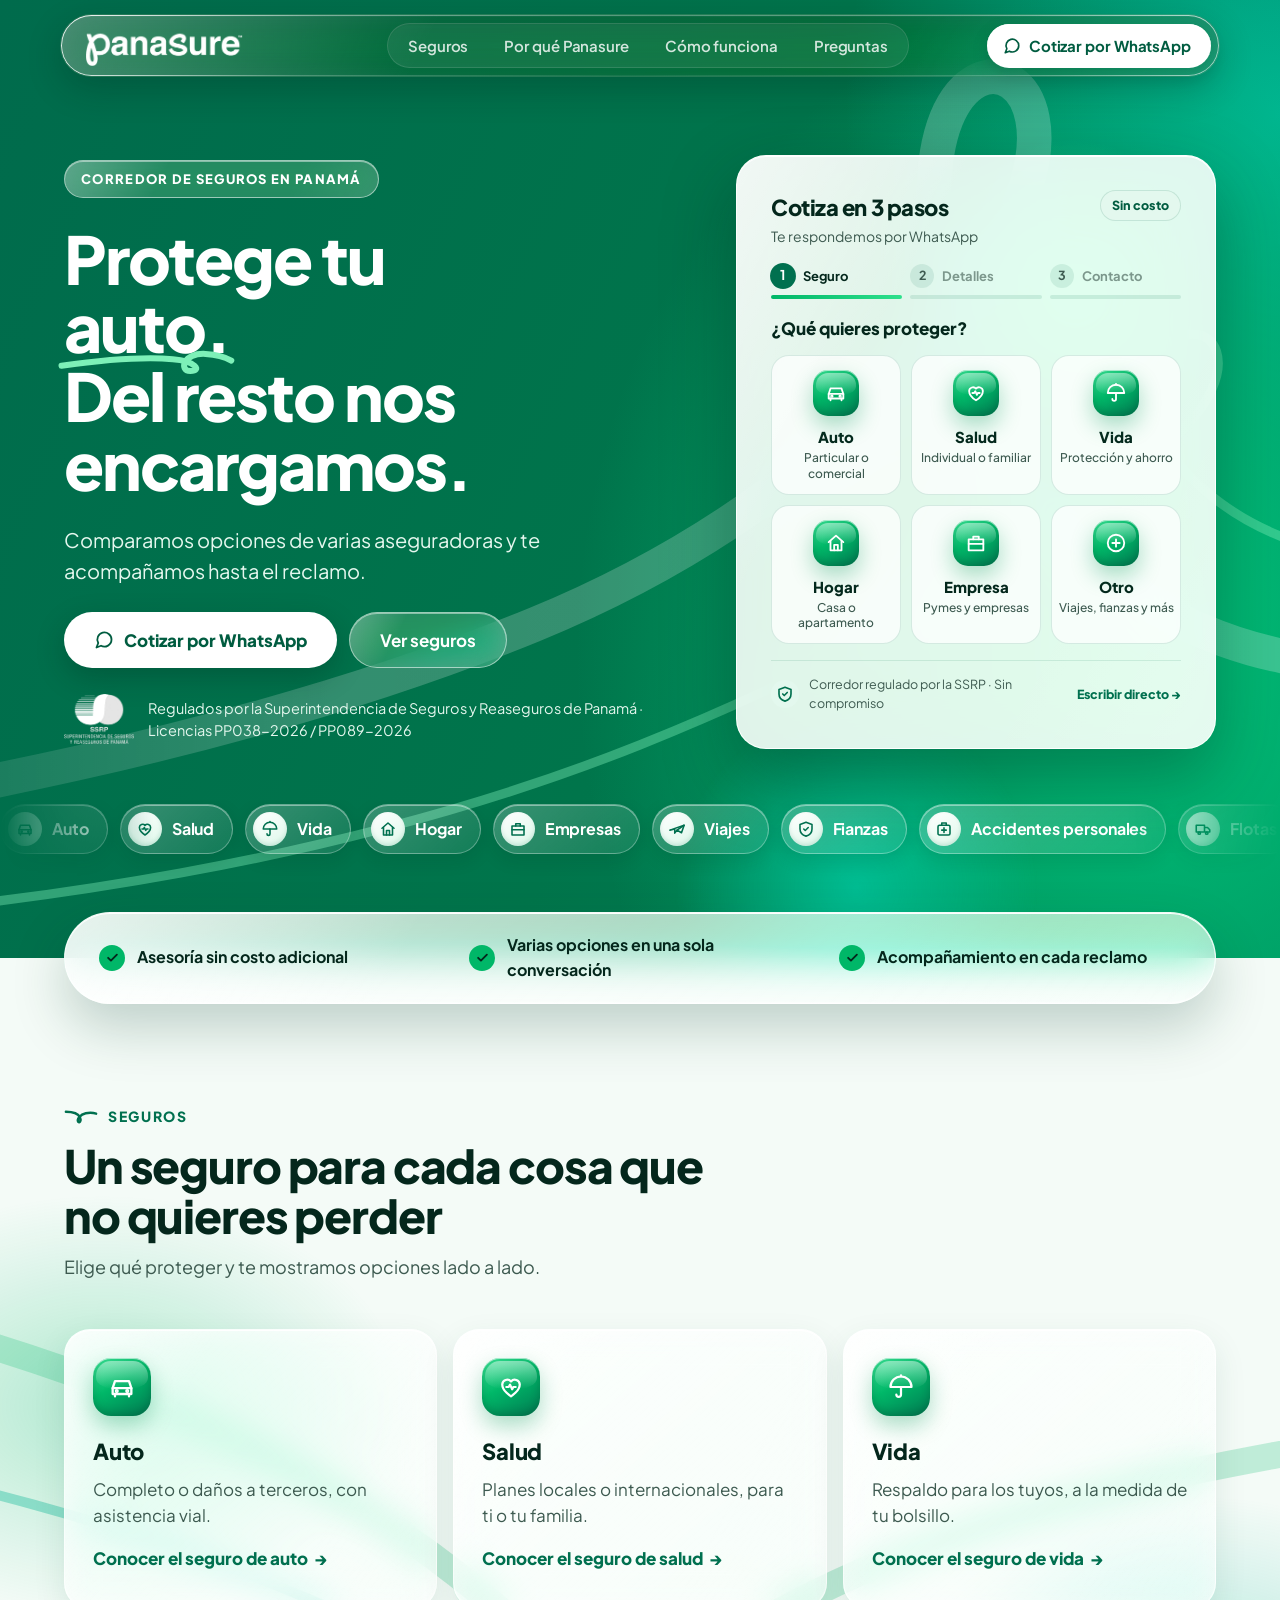
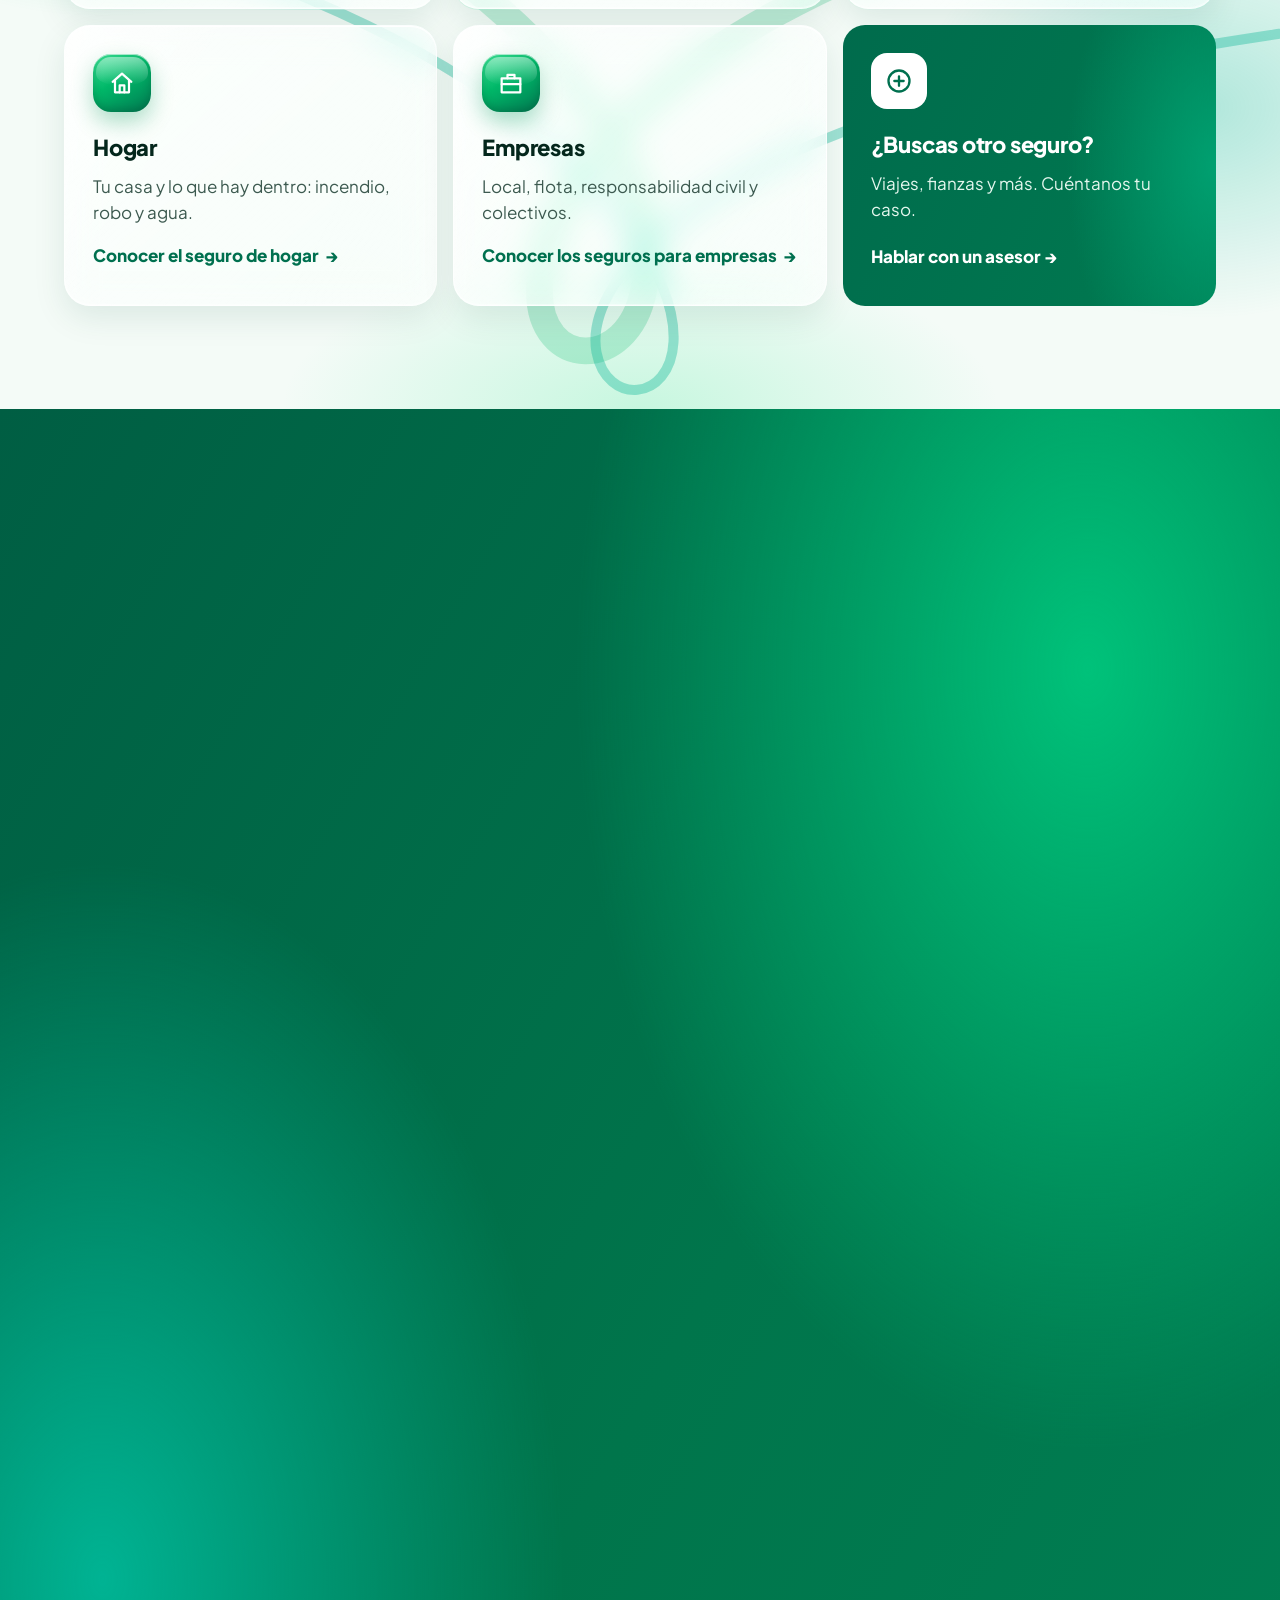
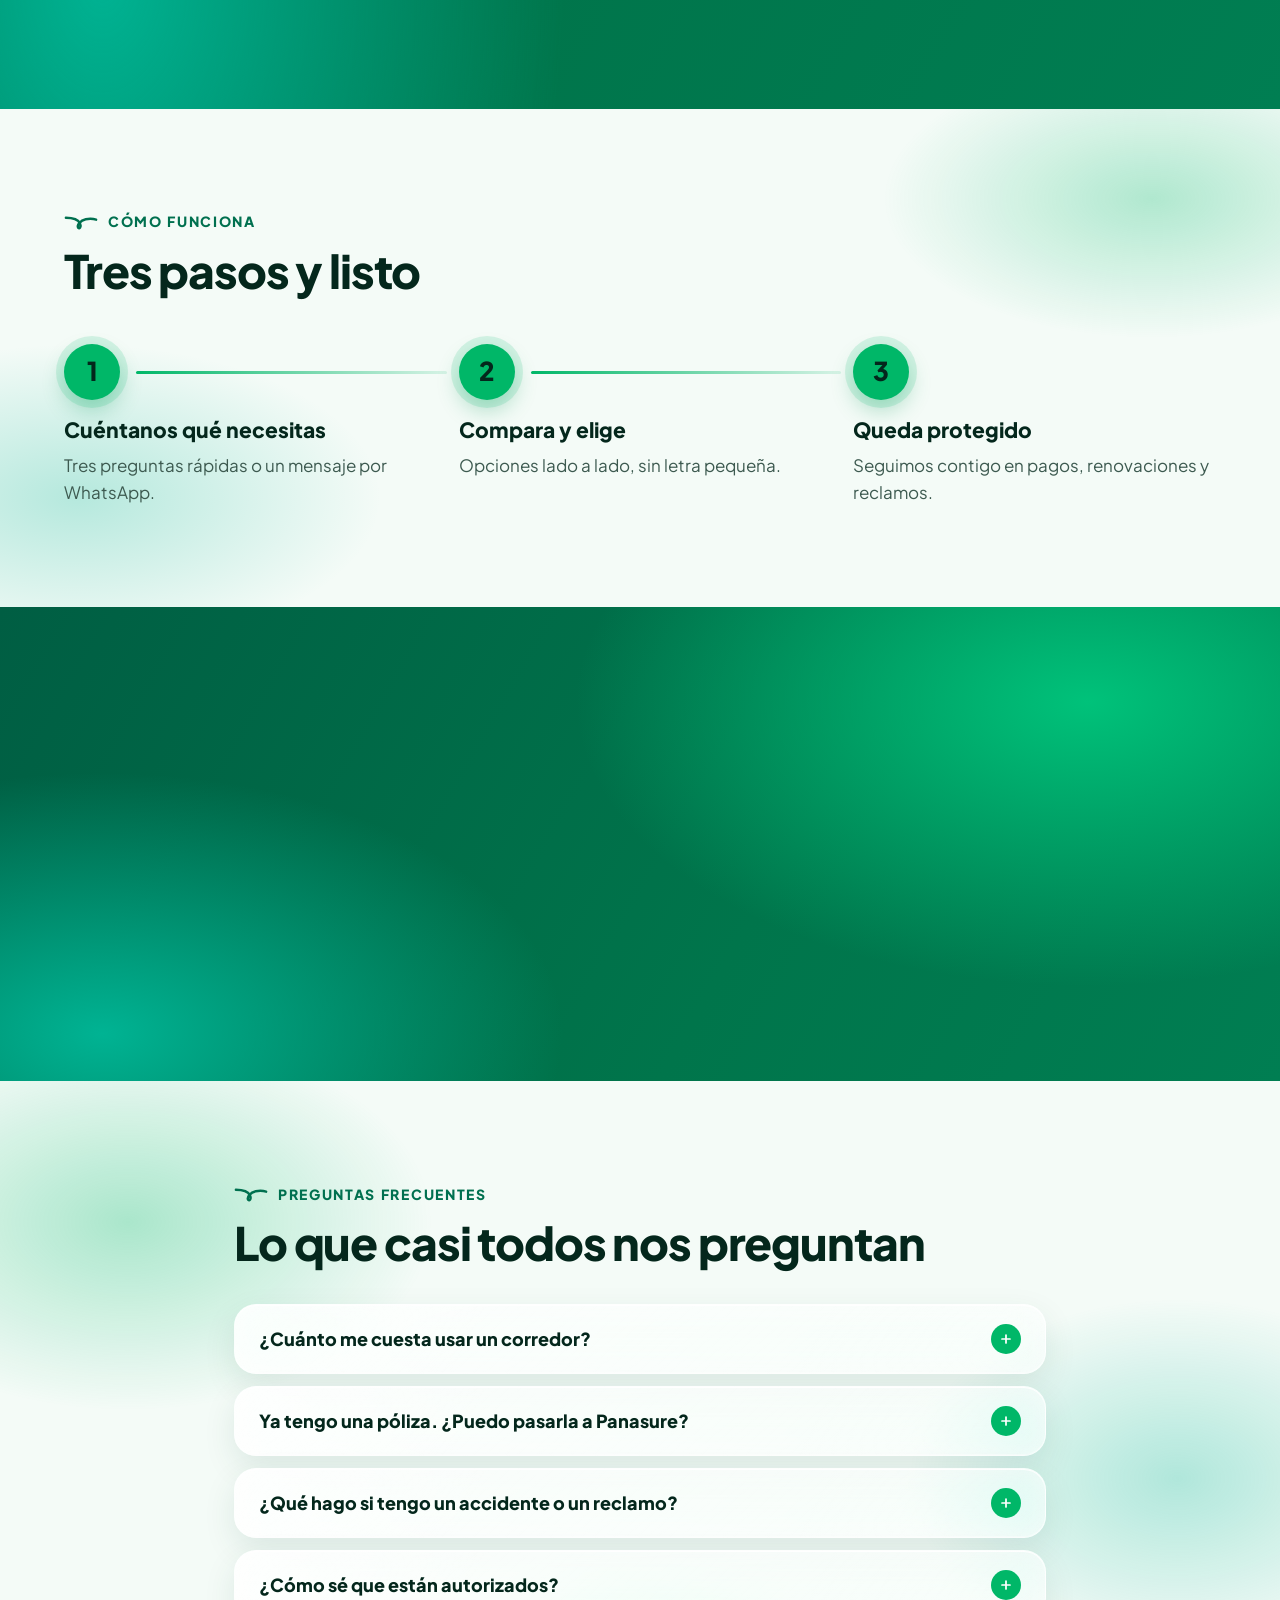
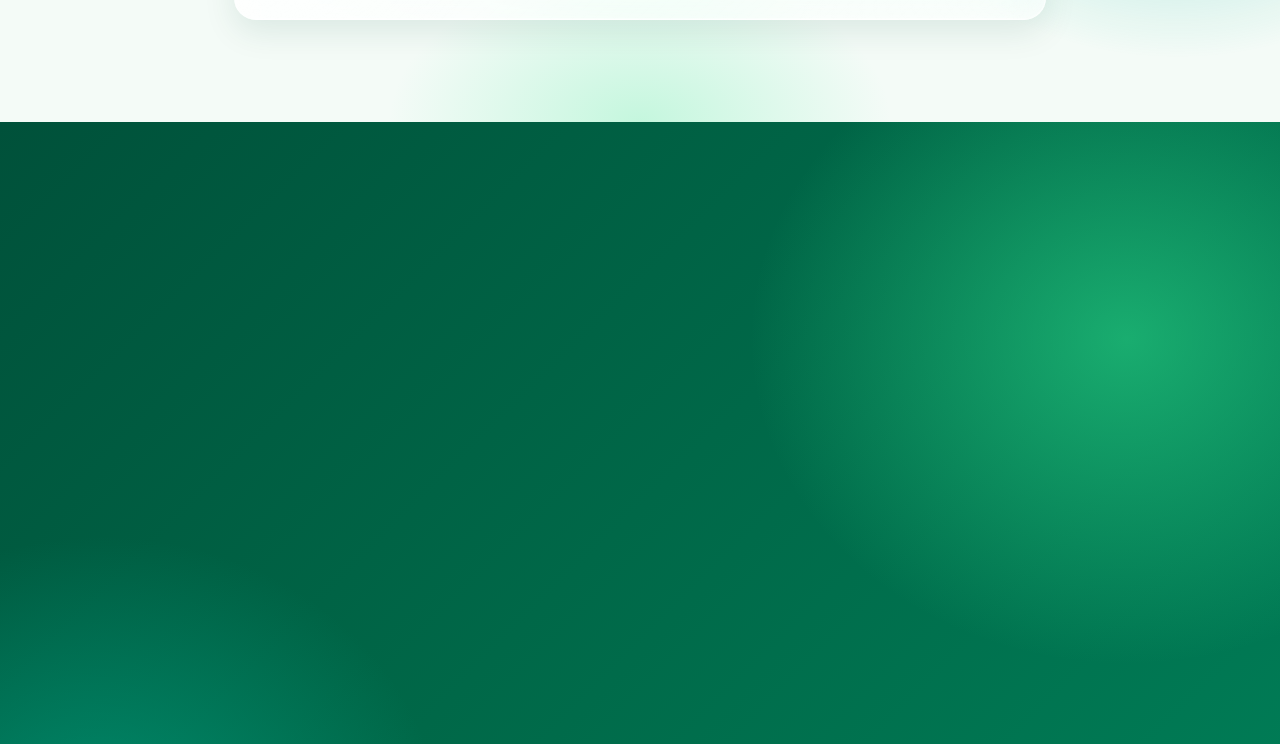
<file: index.html>
<!doctype html>
<html lang="es">
<head>
<meta charset="utf-8">
<meta name="viewport" content="width=device-width, initial-scale=1, viewport-fit=cover">
<title>Panasure — Corredor de seguros en Panamá</title>
<meta name="description" content="Panasure, corredor de seguros en Panamá. Comparamos opciones de auto, salud, vida, hogar y empresas, y te acompañamos desde la emisión hasta el reclamo. Cotiza por WhatsApp.">
<meta name="theme-color" content="#006B4C">
<link rel="canonical" href="https://somospanasure.com/">
<link rel="icon" type="image/png" sizes="64x64" href="/favicon-64.png">
<link rel="apple-touch-icon" href="/apple-touch-icon.png">
<meta property="og:type" content="website">
<meta property="og:locale" content="es_PA">
<meta property="og:site_name" content="Panasure">
<meta property="og:title" content="Panasure — Corredor de seguros en Panamá">
<meta property="og:description" content="Panasure, corredor de seguros en Panamá. Comparamos opciones de auto, salud, vida, hogar y empresas, y te acompañamos desde la emisión hasta el reclamo. Cotiza por WhatsApp.">
<meta property="og:url" content="https://somospanasure.com/">
<meta property="og:image" content="https://somospanasure.com/og-image.jpg">
<meta property="og:image:width" content="1200">
<meta property="og:image:height" content="630">
<meta name="twitter:card" content="summary_large_image">
<link rel="preconnect" href="https://fonts.googleapis.com">
<link rel="preconnect" href="https://fonts.gstatic.com" crossorigin>
<link rel="stylesheet" href="https://fonts.googleapis.com/css2?family=Plus+Jakarta+Sans:wght@400..800&display=swap">
<style>body{margin:0}html{scroll-behavior:smooth}a{color:#00704F}a:hover{color:#005239}summary{cursor:pointer}section[id]{scroll-margin-top:96px}.page{background:radial-gradient(ellipse 55% 9% at 0% 31%,rgba(0,183,104,.26) 0%,rgba(0,183,104,0) 100%),radial-gradient(ellipse 50% 8% at 100% 39%,rgba(0,179,147,.24) 0%,rgba(0,179,147,0) 100%),radial-gradient(ellipse 55% 9% at 100% 55%,rgba(0,183,104,.22) 0%,rgba(0,183,104,0) 100%),radial-gradient(ellipse 50% 8% at 0% 64%,rgba(0,179,147,.22) 0%,rgba(0,179,147,0) 100%),radial-gradient(ellipse 55% 8% at 100% 82%,rgba(0,183,104,.24) 0%,rgba(0,183,104,0) 100%),#F4FBF7}.glass{background:rgba(255,255,255,.58);-webkit-backdrop-filter:blur(20px) saturate(170%);backdrop-filter:blur(20px) saturate(170%);border:1px solid rgba(255,255,255,.95);box-shadow:inset 0 1px 0 #FFFFFF,0 14px 36px rgba(0,80,54,.10)}.glassbar{background:rgba(0,62,43,.72);-webkit-backdrop-filter:blur(22px) saturate(180%);backdrop-filter:blur(22px) saturate(180%);border:1px solid rgba(255,255,255,.24);box-shadow:inset 0 1px 0 rgba(255,255,255,.38),inset 0 -1px 0 rgba(255,255,255,.08),0 12px 34px rgba(0,40,26,.26)}.glass-dark{background:rgba(0,40,28,.30);-webkit-backdrop-filter:blur(20px) saturate(160%);backdrop-filter:blur(20px) saturate(160%);border:1px solid rgba(255,255,255,.30);box-shadow:inset 0 1px 0 rgba(255,255,255,.35),0 18px 44px rgba(0,30,20,.28)}.glass-quote{background:rgba(255,255,255,.88);-webkit-backdrop-filter:blur(26px) saturate(180%);backdrop-filter:blur(26px) saturate(180%);border:1px solid rgba(255,255,255,.95);box-shadow:inset 0 1px 0 #FFFFFF,0 28px 70px rgba(0,40,26,.38)}.glass-btn{background:rgba(255,255,255,.14);-webkit-backdrop-filter:blur(14px) saturate(160%);backdrop-filter:blur(14px) saturate(160%);border:1px solid rgba(255,255,255,.55);box-shadow:inset 0 1px 0 rgba(255,255,255,.45)}.hero{background:radial-gradient(ellipse 45% 70% at 90% 68%,#00C27A 0%,rgba(0,194,122,0) 100%),radial-gradient(ellipse 34% 55% at 100% 12%,#00B393 0%,rgba(0,179,147,0) 100%),linear-gradient(115deg,#006B4C 0%,#00754B 55%,#008556 100%)}.band{background:radial-gradient(ellipse 40% 90% at 100% 50%,#00A070 0%,rgba(0,160,112,0) 100%),linear-gradient(115deg,#006B4C 0%,#007A50 100%)}@container pg (max-width: 760px){.hero{background:radial-gradient(ellipse 130% 36% at 60% 100%,#00C27A 0%,rgba(0,194,122,0) 100%),linear-gradient(170deg,#006B4C 0%,#008052 100%)}.nav-link{display:none !important}.cta-extra{display:none !important}.logo{height:30px !important}.glasswrap{padding:10px 12px !important;margin-bottom:-80px !important}.glassbar{padding:7px 7px 7px 18px !important}.hero-sec{padding-top:108px !important}.orb-a{display:none !important}.sec{padding-left:20px !important;padding-right:20px !important}.btn-row a{flex:1 1 100% !important;justify-content:center !important}.prod{flex-direction:row !important;align-items:flex-start !important;padding:20px !important;gap:16px !important}.prod-ico{width:46px !important;height:46px !important;flex:none !important}.prod h3{font-size:19px !important}.prod p{font-size:15.5px !important}.quote{padding:22px !important;border-radius:20px !important}.chip{flex:1 1 28% !important;padding:0 8px !important}.faq{padding:4px 18px !important}.foot-legal{flex-direction:column !important}}.chip{min-height:48px;padding:0 18px;border-radius:999px;border:2px solid #BFE3D1;background:#FFFFFF;color:#04271C;font:inherit;font-size:15px;font-weight:600;cursor:pointer}.chip[aria-pressed="true"]{border-color:#00704F;background:#00704F;color:#FFFFFF;font-weight:700}a:focus-visible,button:focus-visible,summary:focus-visible{outline:3px solid #7DF0B8;outline-offset:3px}.wrap{max-width:1200px;margin:0 auto;padding-left:24px;padding-right:24px;box-sizing:border-box}.kicker{margin:0;font-size:14px;font-weight:800;letter-spacing:.12em;text-transform:uppercase;color:#00704F}.h2{margin:0;font-size:clamp(28px,3.8cqw,46px);line-height:1.1;font-weight:800;letter-spacing:-.025em}.muted{color:#3D5A50}.grid{display:flex;flex-wrap:wrap;gap:16px}.grid>*{flex:1 1 320px;min-width:0;box-sizing:border-box}.btn{display:inline-flex;align-items:center;justify-content:center;gap:10px;min-height:56px;box-sizing:border-box;padding:0 30px;border-radius:999px;text-decoration:none;font:inherit;font-weight:800;font-size:17px;border:0;cursor:pointer}.btn-white{background:#FFFFFF;color:#005C40;box-shadow:0 10px 28px rgba(0,40,26,.28)}.btn-white:hover{color:#004030}.btn-dark{background:#04271C;color:#FFFFFF}.btn-dark:hover{background:#0B3A2B;color:#FFFFFF}.glass-btn{color:#FFFFFF}.glass-btn:hover{color:#FFFFFF;background:rgba(255,255,255,.24)}.crumbs{display:flex;flex-wrap:wrap;gap:6px;font-size:14px;color:#E4F7EE}.crumbs a{color:#FFFFFF;text-decoration:none;font-weight:700}.crumbs a:hover{color:#FFFFFF;text-decoration:underline}.check{flex:none;width:26px;height:26px;border-radius:50%;background:#00B768;color:#04271C;display:flex;align-items:center;justify-content:center}.field{display:flex;flex-direction:column;gap:6px;font-size:14.5px;font-weight:700;color:#04271C}.field input,.field select,.field textarea{font:inherit;font-size:16px;font-weight:500;color:#04271C;background:rgba(255,255,255,.92);border:1.5px solid #BFE3D1;border-radius:14px;padding:12px 14px;min-height:50px;box-sizing:border-box;width:100%}.field textarea{min-height:92px;resize:vertical}.field input:focus,.field select:focus,.field textarea:focus{outline:none;border-color:#00704F;box-shadow:0 0 0 4px rgba(0,183,104,.22)}.lift{transition:translate .35s cubic-bezier(.2,.7,.2,1),box-shadow .35s}.lift:hover{translate:0 -5px;box-shadow:inset 0 1px 0 #FFFFFF,0 22px 46px rgba(0,80,54,.16)}.wa-float{position:fixed;right:22px;bottom:calc(22px + env(safe-area-inset-bottom,0px));z-index:60;display:inline-flex;align-items:center;justify-content:center;gap:10px;min-height:58px;padding:0 24px 0 20px;box-sizing:border-box;border-radius:999px;background:rgba(0,183,104,.88);-webkit-backdrop-filter:blur(18px) saturate(180%);backdrop-filter:blur(18px) saturate(180%);border:1px solid rgba(255,255,255,.65);box-shadow:inset 0 1px 0 rgba(255,255,255,.6),0 16px 36px rgba(0,60,40,.35);color:#04271C;font-family:'Plus Jakarta Sans',system-ui,-apple-system,'Segoe UI',sans-serif;font-weight:800;font-size:16px;text-decoration:none;opacity:0;transform:translateY(18px) scale(.94);pointer-events:none;transition:opacity .35s,transform .35s cubic-bezier(.2,.7,.2,1)}.wa-float.show{opacity:1;transform:none;pointer-events:auto}.wa-float:hover{color:#04271C;background:rgba(0,200,114,.95)}@media (max-width:640px){.wa-float{right:16px;bottom:calc(16px + env(safe-area-inset-bottom,0px));width:58px;padding:0}.wa-float span{display:none}}@keyframes fadeUp{from{opacity:0;transform:translateY(24px)}to{opacity:1;transform:none}}@keyframes popIn{from{opacity:0;transform:translateY(34px) scale(.96)}to{opacity:1;transform:none}}@keyframes drift{0%,100%{transform:translate(0,0) scale(1)}50%{transform:translate(-36px,28px) scale(1.08)}}.orb{animation:drift 16s ease-in-out infinite}.orb+.orb{animation-duration:21s;animation-direction:reverse}.js .hero-in>*{animation:fadeUp .8s cubic-bezier(.2,.7,.2,1) both}.js .hero-in>*:nth-child(2){animation-delay:.08s}.js .hero-in>*:nth-child(3){animation-delay:.16s}.js .hero-in>*:nth-child(4){animation-delay:.24s}.js .hero-in>*:nth-child(5){animation-delay:.32s}.js .hero-in>*:nth-child(6){animation-delay:.4s}.js .pop{animation:popIn .95s .3s cubic-bezier(.2,.7,.2,1) both}.js .reveal{opacity:0;transform:translateY(30px);transition:opacity .75s cubic-bezier(.2,.7,.2,1) var(--d,0s),transform .75s cubic-bezier(.2,.7,.2,1) var(--d,0s)}.js .reveal.in{opacity:1;transform:none}@media (prefers-reduced-motion: reduce){*,*::before,*::after{animation:none !important;transition:none !important}.js .reveal{opacity:1;transform:none}html{scroll-behavior:auto}}/* ---- Velocidad ---- */.page{background:#F4FBF7 !important;overflow-x:clip}.cv{content-visibility:auto;contain-intrinsic-size:auto 900px}.orb{will-change:transform}/* ---- Trazo con lazo (de la P del logo) ---- */.loop-bg{position:absolute;inset:0;width:100%;height:100%;z-index:0;pointer-events:none}.has-loop{position:relative;overflow:hidden}.has-loop>:not(.loop-bg){position:relative;z-index:1}.draw path{stroke-dasharray:1}.js .draw path{stroke-dashoffset:1;transition:stroke-dashoffset 2.6s cubic-bezier(.45,.05,.2,1) var(--dd,0s)}.js .draw.in path{stroke-dashoffset:0}.swash{position:relative;display:inline-block;white-space:nowrap}.swash svg{position:absolute;left:-3%;bottom:-.22em;width:106%;height:.44em;overflow:visible;pointer-events:none}.kicker{display:flex;align-items:center;gap:10px}.kicker::before{content:"";flex:none;width:34px;height:17px;background:currentColor;-webkit-mask:url("data:image/svg+xml,%3Csvg xmlns='http://www.w3.org/2000/svg' viewBox='0 0 36 18' fill='none' stroke='%23000' stroke-width='2.6' stroke-linecap='round'%3E%3Cpath d='M2 4 C 9 4, 15 6, 17 10 C 18.5 13.5, 16.5 16.5, 15 14.5 C 13.5 12.5, 17 6.5, 23 5.5 C 28 4.7, 31 5, 34 6'/%3E%3C/svg%3E") center/contain no-repeat;mask:url("data:image/svg+xml,%3Csvg xmlns='http://www.w3.org/2000/svg' viewBox='0 0 36 18' fill='none' stroke='%23000' stroke-width='2.6' stroke-linecap='round'%3E%3Cpath d='M2 4 C 9 4, 15 6, 17 10 C 18.5 13.5, 16.5 16.5, 15 14.5 C 13.5 12.5, 17 6.5, 23 5.5 C 28 4.7, 31 5, 34 6'/%3E%3C/svg%3E") center/contain no-repeat}@container pg (max-width: 760px){.loop-bg path{stroke-width:18}}/* ---- Cabecera de vidrio líquido ---- */.glasswrap .glassbar{background:linear-gradient(180deg,rgba(0,62,43,.44) 0%,rgba(0,46,32,.30) 100%) !important;-webkit-backdrop-filter:blur(26px) saturate(200%) brightness(1.05) !important;backdrop-filter:blur(26px) saturate(200%) brightness(1.05) !important;border:1px solid rgba(255,255,255,.14) !important;box-shadow:inset 0 1px 1px rgba(255,255,255,.35),inset 0 -1px 1px rgba(255,255,255,.08),inset 0 0 24px rgba(255,255,255,.06),0 12px 34px rgba(0,30,20,.24) !important;transition:background .5s,border-color .5s,box-shadow .5s,max-width .55s cubic-bezier(.2,.7,.2,1),padding .55s cubic-bezier(.2,.7,.2,1),color .4s}.glassbar::after{content:"";position:absolute;inset:0;border-radius:inherit;padding:1.2px;pointer-events:none;background:linear-gradient(115deg,rgba(255,255,255,.9) 0%,rgba(255,255,255,.18) 22%,rgba(255,255,255,0) 50%,rgba(255,255,255,.12) 78%,rgba(255,255,255,.6) 100%);-webkit-mask:linear-gradient(#000 0 0) content-box,linear-gradient(#000 0 0);-webkit-mask-composite:xor;mask-composite:exclude}.glasswrap.scrolled .glassbar{max-width:1060px !important;background:linear-gradient(180deg,rgba(0,58,40,.58) 0%,rgba(0,44,30,.46) 100%) !important}.hdr{display:grid !important;grid-template-columns:1fr auto 1fr;align-items:center;column-gap:16px}.hdr-logo{justify-self:start;display:flex;align-items:center;min-height:44px;text-decoration:none}.hdr-nav{display:flex;align-items:center;gap:2px;padding:4px;border-radius:999px;background:rgba(255,255,255,.07);box-shadow:inset 0 0 0 1px rgba(255,255,255,.12),inset 0 1px 2px rgba(0,30,20,.12);transition:background .5s,box-shadow .5s}.hdr-nav .nav-link{position:relative;display:block;font-size:15px;font-weight:600;letter-spacing:-.006em;line-height:1;color:rgba(255,255,255,.82);text-decoration:none;padding:11px 17px;border-radius:999px;white-space:nowrap;transition:color .3s,background .3s,box-shadow .3s}.hdr-nav .nav-link:hover{color:#FFFFFF;background:rgba(255,255,255,.12)}.hdr-nav .nav-link.is-active{color:#04271C;background:#FFFFFF;box-shadow:inset 0 1px 0 #FFFFFF,0 3px 10px rgba(0,30,20,.20)}.glasswrap.light .hdr-nav{background:rgba(0,112,79,.06);box-shadow:inset 0 0 0 1px rgba(0,112,79,.10),inset 0 1px 2px rgba(0,60,40,.06)}.glasswrap.light .hdr-nav .nav-link{color:#3D5A50}.glasswrap.light .hdr-nav .nav-link:hover{color:#04271C;background:rgba(0,112,79,.08)}.glasswrap.light .hdr-nav .nav-link.is-active{color:#FFFFFF;background:#00704F;box-shadow:0 3px 10px rgba(0,112,79,.3)}.hdr-cta{justify-self:end;display:inline-flex;align-items:center;gap:8px;min-height:44px;box-sizing:border-box;padding:0 20px 0 16px;border-radius:999px;background:#FFFFFF;color:#005C40;font-size:15px;font-weight:700;letter-spacing:-.006em;text-decoration:none;white-space:nowrap;transition:background .4s,color .4s,transform .25s,box-shadow .4s;box-shadow:inset 0 1px 0 #FFFFFF,0 6px 16px rgba(0,30,20,.18)}.hdr-cta:hover{color:#004030}.glasswrap.light .hdr-cta:hover{color:#FFFFFF}@container pg (max-width: 1100px){.hdr-nav .nav-link{padding:10px 12px;font-size:14.5px}.hdr .cta-extra{display:none !important}}@container pg (max-width: 900px){.hdr-nav{display:none !important}.hdr{grid-template-columns:1fr auto}}.hdr-cta:hover{transform:translateY(-1px)}.logo-dark{display:none !important}.glasswrap.light .glassbar{color:#04271C !important;background:linear-gradient(180deg,rgba(255,255,255,.68) 0%,rgba(255,255,255,.44) 100%) !important;border-color:rgba(255,255,255,.85) !important;box-shadow:inset 0 1px 1px #FFFFFF,inset 0 -1px 1px rgba(255,255,255,.5),inset 0 0 24px rgba(255,255,255,.4),0 12px 34px rgba(0,80,54,.16) !important}.glasswrap.light .glassbar::after{background:linear-gradient(115deg,#FFFFFF 0%,rgba(255,255,255,.4) 25%,rgba(0,112,79,.10) 55%,rgba(255,255,255,.3) 80%,#FFFFFF 100%)}.glasswrap.light .hdr-cta{background:#04271C;color:#FFFFFF;box-shadow:inset 0 1px 0 rgba(255,255,255,.2),0 6px 16px rgba(0,30,20,.25)}.glasswrap.light .logo-light{display:none !important}.glasswrap.light .logo-dark{display:block !important}@container pg (max-width: 760px){.glasswrap.scrolled .glassbar{max-width:100% !important}}/* ---- Dinamismo ---- */.strip .ss{display:none}.sr-only{position:absolute !important;width:1px;height:1px;padding:0;margin:-1px;overflow:hidden;clip:rect(0 0 0 0);white-space:nowrap;border:0}.rot{display:inline-grid;justify-items:start;vertical-align:bottom}.rot>.rot-ghost,.rot>.rot-w{grid-area:1/1}.rot-ghost{visibility:hidden}.rot svg{left:-2%;width:calc(var(--sw,100%) * 1.04);transition:width .45s cubic-bezier(.2,.7,.2,1)}.rot-w{display:inline-block;transition:transform .38s cubic-bezier(.2,.7,.2,1),opacity .38s}.rot-w.out{opacity:0;transform:translateY(-.4em)}.rot-w.pre{opacity:0;transform:translateY(.4em);transition:none}.hdr-prog{position:absolute;left:30px;right:30px;bottom:3px;height:2px;border-radius:2px;background:linear-gradient(90deg,#2EE08C,#7DF0B8);transform:scaleX(var(--p,0));transform-origin:left;pointer-events:none;opacity:.85}.glasswrap.light .hdr-prog{background:linear-gradient(90deg,#00B768,#00704F)}.ticker{position:relative;z-index:1;overflow:hidden;padding:4px 0 clamp(80px,9cqw,104px);-webkit-mask:linear-gradient(90deg,transparent 0,#000 12%,#000 88%,transparent 100%);mask:linear-gradient(90deg,transparent 0,#000 12%,#000 88%,transparent 100%)}.ticker-track{display:flex;width:max-content;animation:tk 48s linear infinite}.ticker:hover .ticker-track{animation-play-state:paused}.tk-set{display:flex;align-items:center;gap:12px;padding-right:12px}.tk-chip{display:inline-flex;align-items:center;gap:10px;padding:7px 18px 7px 7px;border-radius:999px;background:linear-gradient(140deg,rgba(255,255,255,.22) 0%,rgba(255,255,255,.07) 100%);border:1px solid rgba(255,255,255,.3);box-shadow:inset 0 1px 0 rgba(255,255,255,.42),0 6px 18px rgba(0,40,26,.12);color:#FFFFFF;font-size:16px;font-weight:700;letter-spacing:-.005em;white-space:nowrap}.tk-ico{flex:none;width:34px;height:34px;border-radius:50%;display:flex;align-items:center;justify-content:center;background:linear-gradient(150deg,#FFFFFF 0%,#DDF8EA 100%);color:#00704F;box-shadow:inset 0 -2px 4px rgba(0,112,79,.15)}@keyframes tk{to{transform:translateX(-50%)}}summary{list-style:none;display:flex;align-items:center;justify-content:space-between;gap:16px}summary::-webkit-details-marker{display:none}summary::after{content:"";flex:none;width:30px;height:30px;border-radius:50%;background:#00B768 url("data:image/svg+xml,%3Csvg xmlns='http://www.w3.org/2000/svg' viewBox='0 0 24 24' fill='none' stroke='%23FFFFFF' stroke-width='2.6' stroke-linecap='round'%3E%3Cpath d='M12 6v12M6 12h12'/%3E%3C/svg%3E") center/16px no-repeat;transition:transform .35s cubic-bezier(.3,1.6,.5,1),background-color .3s}details[open]>summary::after{transform:rotate(135deg);background-color:#00704F}details[open]>p{animation:fadeUp .45s cubic-bezier(.2,.7,.2,1)}.step{position:relative;flex-direction:column !important;gap:14px !important}.step::after{content:"";position:absolute;top:27px;left:72px;right:-20px;height:3px;border-radius:3px;background:linear-gradient(90deg,#00B768,rgba(0,183,104,.12));transform:scaleX(0);transform-origin:left;transition:transform 1s cubic-bezier(.2,.7,.2,1) calc(var(--d,0s) + .35s)}.step:last-child::after{display:none}.step.in::after{transform:scaleX(1)}.js .step .num{transform:scale(.3);opacity:0;transition:transform .6s cubic-bezier(.3,1.6,.5,1) calc(var(--d,0s) + .1s),opacity .3s calc(var(--d,0s) + .1s)}.js .step.in .num{transform:none;opacity:1}.step .num{box-shadow:0 0 0 8px rgba(0,183,104,.14),0 10px 22px rgba(0,150,85,.3)}@keyframes icoPop{from{transform:scale(.4) rotate(-25deg);opacity:0}}.js .prod.reveal.in .ico-tile,.js #por-que .reveal.in>div:first-child{animation:icoPop .75s cubic-bezier(.3,1.6,.5,1) calc(var(--d,0s) + .25s) backwards}.loop-par{will-change:translate}@container pg (max-width: 1000px){.step::after{display:none}}@container pg (max-width: 760px){.step{flex-direction:row !important;gap:18px !important;padding-bottom:6px}.step::after{display:block;top:66px;left:27px;right:auto;bottom:-22px;width:3px;height:auto;background:linear-gradient(180deg,#00B768,rgba(0,183,104,.12));transform:scaleY(0);transform-origin:top}.step.in::after{transform:scaleY(1)}.hdr-prog{left:20px;right:20px}.hero-sec.has-tk{padding-bottom:28px !important}.tk-chip{font-size:14.5px;padding:6px 15px 6px 6px}.tk-ico{width:30px;height:30px}.ticker{padding-bottom:74px}}@media (prefers-reduced-motion: reduce){.ticker-track{animation:none}}/* ---- Política de privacidad ---- */.pol{display:grid;grid-template-columns:260px minmax(0,1fr);gap:48px;align-items:start}.pol-toc,.pol-toc.glass{position:sticky;top:100px;}.pol-toc{border-radius:22px;padding:20px;display:flex;flex-direction:column;gap:2px;font-size:14.5px}.pol-toc p{margin:0 0 8px;font-size:12.5px;font-weight:800;letter-spacing:.1em;text-transform:uppercase;color:#00704F}.pol-toc a{color:#3D5A50;text-decoration:none;padding:7px 10px;border-radius:10px;font-weight:600;line-height:1.35;transition:background .25s,color .25s}.pol-toc a:hover{background:rgba(0,112,79,.08);color:#04271C}.pol-body{max-width:780px;display:flex;flex-direction:column;gap:14px}.pol-sec{scroll-margin-top:100px;padding:26px 0 22px;border-bottom:1px solid rgba(0,112,79,.12)}.pol-sec h2{margin:0 0 12px;display:flex;align-items:baseline;gap:14px;font-size:clamp(21px,2.2cqw,26px);line-height:1.25;font-weight:800;letter-spacing:-.015em}.pol-sec h2 span{flex:none;font-size:14px;font-weight:800;color:#00B768;letter-spacing:.04em}.pol-sec p{margin:0 0 12px;color:#23463A}.pol-sec ul{margin:0 0 12px;padding-left:22px;color:#23463A;display:flex;flex-direction:column;gap:8px}.pol-sec li::marker{color:#00B768}.pol-sec a{color:#00704F;font-weight:700}.pol-cta{margin-top:24px;border-radius:24px;padding:24px 28px;display:flex;flex-wrap:wrap;align-items:center;justify-content:space-between;gap:16px;color:#FFFFFF}.pol-cta p{margin:0;font-size:19px;font-weight:800}@container pg (max-width: 900px){.pol{grid-template-columns:1fr;gap:20px}.pol-toc.glass{position:static}}@container pg (max-width: 760px){.pol-toc{display:none !important}.pol-cta{padding:20px}.pol-cta .btn{width:100%}}/* ---- Cierre de cotización ---- */.cta-deep{background:radial-gradient(42% 60% at 88% 28%,rgba(46,224,140,.55) 0%,rgba(46,224,140,0) 70%),radial-gradient(38% 55% at 8% 92%,rgba(0,179,147,.5) 0%,rgba(0,179,147,0) 70%),linear-gradient(135deg,#00513A 0%,#006848 50%,#007E57 100%)}.cta-grid{display:grid;grid-template-columns:minmax(0,1fr) minmax(0,480px);align-items:center;gap:40px 72px}.cta-copy{display:flex;flex-direction:column;gap:clamp(16px,2.2cqw,22px)}.cta-h2{margin:0;font-size:clamp(34px,4.8cqw,60px);line-height:1.04;font-weight:800;letter-spacing:-.03em}.cta-lead{margin:0;font-size:clamp(17px,1.6cqw,19px);color:#DDF5EA;max-width:500px}.cta-feats{display:grid;grid-template-columns:repeat(3,minmax(0,1fr));gap:10px;max-width:540px}.cta-feat{border-radius:20px;padding:16px;display:flex;flex-direction:column;gap:3px}.cta-feat strong{font-size:17px;font-weight:800;margin-top:8px}.cta-feat small{font-size:13px;color:#C9EEDC}.cta-ico{width:38px;height:38px;border-radius:12px;display:flex;align-items:center;justify-content:center;background:linear-gradient(150deg,#FFFFFF,#DDF8EA);color:#00704F;box-shadow:inset 0 -2px 4px rgba(0,112,79,.15)}.cta-adv{max-width:540px;box-sizing:border-box;border-radius:22px;padding:12px 12px 12px 12px;display:flex;align-items:center;gap:14px}.cta-adv img{flex:none;width:52px;height:52px;border-radius:16px;box-shadow:0 6px 16px rgba(0,30,20,.3)}.cta-adv-t{flex:1;min-width:0;display:flex;flex-direction:column;gap:2px}.cta-adv-t strong{font-size:16px}.cta-adv-t span{font-size:13.5px;color:#C9EEDC;line-height:1.35}.cta-adv .btn{min-height:46px;padding:0 18px;font-size:15px}@container pg (max-width: 900px){.cta-grid{grid-template-columns:1fr}.cta-card{max-width:520px}}@container pg (max-width: 760px){.cta-feats{gap:8px}.cta-feat{padding:12px 10px;border-radius:16px}.cta-feat strong{font-size:15px}.cta-feat small{font-size:12px}.cta-ico{width:32px;height:32px;border-radius:10px}.cta-adv-t span{display:none}.cta-adv .btn{padding:0 14px}}/* ---- Cotizador de auto ---- */html.ao-lock{overflow:hidden}.ao{position:fixed;inset:0;z-index:100;display:flex;align-items:center;justify-content:center;padding:24px;box-sizing:border-box;font-family:'Plus Jakarta Sans',system-ui,-apple-system,'Segoe UI',sans-serif;color:#04271C;line-height:1.5}.ao[hidden]{display:none}.ao-back{position:absolute;inset:0;background:rgba(0,36,24,.5);-webkit-backdrop-filter:blur(10px);backdrop-filter:blur(10px);opacity:0;transition:opacity .3s}.ao.on .ao-back{opacity:1}.ao-panel{position:relative;width:min(1020px,100%);height:min(720px,100%);border-radius:30px;display:flex;flex-direction:column;overflow:hidden;background:linear-gradient(160deg,#FFFFFF 0%,#F4FBF7 100%);box-shadow:0 40px 100px rgba(0,30,20,.45),inset 0 1px 0 #FFFFFF;opacity:0;transform:translateY(26px) scale(.97);transition:opacity .35s,transform .5s cubic-bezier(.2,.7,.2,1)}.ao.on .ao-panel{opacity:1;transform:none}.ao-head{display:flex;align-items:center;justify-content:space-between;gap:16px;padding:22px 28px 16px}.ao-brandline{display:flex;align-items:center;gap:12px}.ao-title{margin:0;font-size:20px;font-weight:800;letter-spacing:-.01em}.ao-sub{margin:0;font-size:13.5px;color:#3D5A50}.ao-x{flex:none;width:44px;height:44px;border-radius:50%;border:0;background:rgba(0,112,79,.08);color:#04271C;cursor:pointer;display:flex;align-items:center;justify-content:center;transition:background .25s,transform .25s}.ao-x:hover{background:rgba(0,112,79,.16);transform:rotate(90deg)}.ao-stepper{padding:0 28px 4px !important;grid-template-columns:repeat(4,minmax(0,1fr)) !important}.ao-grid{flex:1;min-height:0;display:grid;grid-template-columns:minmax(0,1fr) 310px;border-top:1px solid rgba(0,112,79,.08);margin-top:12px}.ao-main{overflow-y:auto;overscroll-behavior:contain;padding:22px 28px 28px}.ao-sum{border-left:1px solid rgba(0,112,79,.1);background:linear-gradient(180deg,#EFFAF4,#E3F6EC);padding:22px;display:flex;flex-direction:column;gap:14px;overflow-y:auto}.ao-foot[hidden]{display:none}.ao-foot{display:flex;align-items:center;justify-content:space-between;gap:12px;padding:14px 28px;border-top:1px solid rgba(0,112,79,.1);background:rgba(255,255,255,.85)}.ao-foot .btn{min-height:52px;border-radius:14px;padding:0 28px;font-size:16px}.ao-foot .btn[disabled]{opacity:.35;cursor:not-allowed}.ao-step{display:none;flex-direction:column;gap:18px}.ao-step.is-on{display:flex;animation:wizIn .45s cubic-bezier(.2,.7,.2,1)}.ao-step.is-on.from-back{animation-name:wizBack}.ao-h{margin:0;font-size:clamp(22px,2.4vw,26px);font-weight:800;letter-spacing:-.02em;outline:none}.ao-covs{display:grid;grid-template-columns:repeat(2,minmax(0,1fr));gap:16px;padding-top:8px}.ao-cov{position:relative;text-align:left;font:inherit;color:inherit;background:#FFFFFF;border:2px solid rgba(0,112,79,.14);border-radius:22px;padding:22px 20px 20px;display:flex;flex-direction:column;gap:10px;cursor:pointer;transition:border-color .25s,box-shadow .25s,transform .25s}.ao-cov:hover{transform:translateY(-3px);box-shadow:0 16px 32px rgba(0,112,79,.14)}.ao-cov[aria-pressed="true"]{border-color:#00704F;box-shadow:0 0 0 4px rgba(0,183,104,.18),0 16px 32px rgba(0,112,79,.14)}.ao-cov-top{display:flex;align-items:center;gap:10px;font-size:18px}.ao-radio{flex:none;width:22px;height:22px;border-radius:50%;border:2px solid #9DBFB1;box-sizing:border-box;transition:border .25s}.ao-cov[aria-pressed="true"] .ao-radio{border:7px solid #00704F}.ao-cov-d{margin:0;font-size:14.5px;color:#3D5A50}.ao-cov ul{list-style:none;margin:4px 0 0;padding:14px 0 0;border-top:1px dashed rgba(0,112,79,.18);display:flex;flex-direction:column;gap:8px;font-size:14px;font-weight:600}.ao-cov li{display:flex;align-items:center;gap:9px}.ao-cov li::before{content:"";flex:none;width:20px;height:20px;border-radius:50%;background:#00B768 url("data:image/svg+xml,%3Csvg xmlns='http://www.w3.org/2000/svg' viewBox='0 0 24 24' fill='none' stroke='%23FFFFFF' stroke-width='3.2' stroke-linecap='round' stroke-linejoin='round'%3E%3Cpath d='M5 12.5l4.5 4.5L19 7.5'/%3E%3C/svg%3E") center/12px no-repeat}.ao-cov li.n{color:#8AA399;font-weight:500}.ao-cov li.n::before{background:#E4EEE9 url("data:image/svg+xml,%3Csvg xmlns='http://www.w3.org/2000/svg' viewBox='0 0 24 24' fill='none' stroke='%238AA399' stroke-width='3' stroke-linecap='round'%3E%3Cpath d='M7 7l10 10M17 7L7 17'/%3E%3C/svg%3E") center/10px no-repeat}.ao-badge{position:absolute;top:-12px;right:16px;padding:5px 11px;border-radius:999px;background:linear-gradient(90deg,#00B768,#00704F);color:#FFFFFF;font-size:11.5px;font-weight:800;box-shadow:0 6px 14px rgba(0,112,79,.3)}.ao-help{align-self:flex-start;font:inherit;font-size:15px;font-weight:700;color:#00704F;background:none;border:0;padding:8px 0;cursor:pointer}.ao-help[aria-pressed="true"]{text-decoration:underline;text-underline-offset:4px}.ao-f{display:flex;flex-direction:column;gap:9px;min-width:0}.ao-f>span{font-size:14px;font-weight:800}.ao-row{display:grid;grid-template-columns:minmax(0,2fr) minmax(0,1fr);gap:12px}.ao-brands{display:grid;grid-template-columns:repeat(4,minmax(0,1fr));gap:8px}.ao-brand{display:flex;align-items:center;gap:9px;min-height:48px;padding:8px 10px;border-radius:14px;border:1.5px solid rgba(0,112,79,.14);background:#FFFFFF;font:inherit;font-size:14px;font-weight:700;color:#04271C;cursor:pointer;text-align:left;transition:border-color .2s,background .2s,transform .2s}.ao-brand:hover{border-color:#00B768;transform:translateY(-2px)}.ao-brand[aria-pressed="true"]{border-color:#00704F;background:#E3F8EE}.ao-brand[hidden]{display:none}.ao-brand span:last-child{min-width:0;overflow:hidden;text-overflow:ellipsis;white-space:nowrap}.ao-brands{grid-template-columns:repeat(4,minmax(0,1fr)) !important}.ao-brand{flex-direction:column !important;align-items:center !important;justify-content:center;gap:4px !important;padding:12px 6px 10px !important;min-height:84px !important;text-align:center !important}.ao-sil-box{position:relative;display:flex;align-items:center;justify-content:center;width:100%;height:30px;color:#7FA796;transition:color .25s,transform .35s cubic-bezier(.3,1.6,.5,1)}.ao-brand:hover .ao-sil-box{color:#00B768;transform:translateX(3px)}.ao-brand[aria-pressed="true"] .ao-sil-box{color:#00704F}.ao-brand-otra .ao-sil-box svg{opacity:.35}.ao-plus{position:absolute;inset:0;display:flex;align-items:center;justify-content:center;font-size:20px;font-weight:800;color:#00704F}.ao-bn{font-size:13.5px;font-weight:800;letter-spacing:-.005em;max-width:100%;overflow:hidden;text-overflow:ellipsis;white-space:nowrap}.ao-stage{position:relative;flex:none;height:118px;border-radius:20px;overflow:hidden;background:radial-gradient(70% 90% at 50% 110%,rgba(0,183,104,.28),rgba(0,183,104,0) 70%),linear-gradient(180deg,#FFFFFF,#EAF8F0);box-shadow:inset 0 0 0 1px rgba(0,112,79,.1)}.ao-road{position:absolute;left:0;right:0;bottom:20px;height:2px;background:repeating-linear-gradient(90deg,rgba(0,112,79,.4) 0 14px,transparent 14px 26px);opacity:.5}.ao-stage.ready .ao-road{animation:road .9s linear infinite}@keyframes road{to{background-position:-26px 0}}.ao-big{position:absolute;left:50%;bottom:16px;width:170px;height:auto;margin-left:-85px;color:#B5CEC3;opacity:0;transform:translateX(-30px);transition:opacity .45s,transform .6s cubic-bezier(.2,.7,.2,1),color .4s}.ao-big.on{opacity:1;transform:none}.ao-stage.ready .ao-big.on{color:#00704F}.ao-rev-sil{flex:none;width:96px;height:56px;border-radius:16px;background:linear-gradient(180deg,#FFFFFF,#E3F8EE);display:flex;align-items:center;justify-content:center;color:#00704F;box-shadow:inset 0 0 0 1px rgba(0,112,79,.12)}.ao-rev-sil svg{width:80px;height:auto;position:static;margin:0;opacity:1;transform:none;color:#00704F}@media (prefers-reduced-motion: reduce){.ao-stage.ready .ao-road{animation:none}}@media (max-width: 760px){.ao-brands{grid-template-columns:repeat(3,minmax(0,1fr)) !important}.ao-brand{min-height:78px !important}}.ao-send[hidden],.ao-next[hidden]{display:none !important}.ao-mono{flex:none;width:28px;height:28px;border-radius:9px;display:flex;align-items:center;justify-content:center;background:linear-gradient(150deg,#3BE596,#007A52);color:#FFFFFF;font-size:13px;font-weight:800}select.wiz-input{-webkit-appearance:none;appearance:none;background:rgba(255,255,255,.92) url("data:image/svg+xml,%3Csvg xmlns='http://www.w3.org/2000/svg' viewBox='0 0 24 24' fill='none' stroke='%2300704F' stroke-width='2.6' stroke-linecap='round' stroke-linejoin='round'%3E%3Cpath d='M6 9l6 6 6-6'/%3E%3C/svg%3E") right 14px center/16px no-repeat;padding-right:40px;cursor:pointer}.ao-valbox{background:#FFFFFF;border:1.5px solid rgba(0,112,79,.14);border-radius:16px;padding:14px 16px 10px;display:flex;flex-direction:column;gap:6px}.ao-value{font-size:28px;font-weight:800;letter-spacing:-.02em;color:#00704F}.ao-range{width:100%;accent-color:#00704F;cursor:pointer}.ao-scale{display:flex;justify-content:space-between;font-size:12px;color:#7C978C}.ao-sum-t{margin:0;font-size:12.5px;font-weight:800;letter-spacing:.1em;text-transform:uppercase;color:#00704F}.ao-car{display:flex;align-items:center;gap:12px;padding:14px;border-radius:18px;background:#FFFFFF;box-shadow:0 6px 18px rgba(0,80,54,.08)}.ao-car strong{display:block;font-size:15.5px;line-height:1.3}.ao-car>div>span{display:block;font-size:13px;color:#3D5A50}.ao-car-big{padding:18px}.ao-car-big strong{font-size:19px}.ao-dl{margin:0;display:flex;flex-direction:column}.ao-dl div{display:flex;justify-content:space-between;gap:12px;padding:10px 0;border-bottom:1px dashed rgba(0,112,79,.18);font-size:14px}.ao-dl dt{color:#3D5A50}.ao-dl dd{margin:0;font-weight:700;text-align:right}.ao-empty{color:#A9BFB6;font-weight:500}.ao-sum-note{margin-top:auto;display:flex;align-items:center;gap:8px;font-size:12.5px;color:#3D5A50}.ao-sum-note svg{color:#00704F;flex:none}.ao-next-steps{border-radius:18px;background:#EFFAF4;padding:16px 18px}.ao-next-steps p{margin:0 0 10px;font-size:12.5px;font-weight:800;letter-spacing:.1em;text-transform:uppercase;color:#00704F}.ao-next-steps ol{list-style:none;margin:0;padding:0;display:flex;flex-direction:column;gap:10px;font-size:14.5px;font-weight:600}.ao-next-steps li{display:flex;align-items:center;gap:10px}.ao-next-steps li span{flex:none;width:24px;height:24px;border-radius:50%;background:#00704F;color:#FFFFFF;font-size:12px;font-weight:800;display:flex;align-items:center;justify-content:center}.ao-done{align-items:center;text-align:center;padding-top:30px}.ao-done>svg{width:88px;height:88px}.ao-teaser{display:flex;flex-wrap:wrap;align-items:center;gap:12px 14px;padding:16px;border-radius:18px;background:linear-gradient(140deg,#EFFAF4,#E1F6EA);box-shadow:inset 0 0 0 1px rgba(0,112,79,.1)}.ao-teaser>div{flex:1 1 150px;display:flex;flex-direction:column;gap:2px}.ao-teaser strong{font-size:16px}.ao-teaser span{font-size:13.5px;color:#3D5A50}.ao-teaser .btn{min-height:46px;padding:0 20px;font-size:15px}@media (max-width: 760px){.ao{padding:0;align-items:flex-end}.ao-panel{width:100%;height:calc(100% - 18px);border-radius:24px 24px 0 0;transform:translateY(60px)}.ao-head{padding:16px 18px 10px}.ao-stepper{padding:0 18px 2px !important}.ao-stepper li{font-size:11px !important;gap:5px !important}.ao-stepper li span{width:20px !important;height:20px !important;font-size:11px !important}.ao-grid{grid-template-columns:1fr;margin-top:8px}.ao-sum{display:none}.ao-main{padding:18px 18px 22px}.ao-covs{grid-template-columns:1fr;gap:18px}.ao-brands{grid-template-columns:repeat(3,minmax(0,1fr))}.ao-brand{flex-direction:column;align-items:flex-start;gap:6px;font-size:13px}.ao-row{grid-template-columns:minmax(0,1fr) minmax(0,1fr)}.ao-foot{padding:12px 18px calc(12px + env(safe-area-inset-bottom,0px))}.ao-foot .btn{flex:1;padding:0 14px}.ao-foot .ao-send{font-size:15.5px}}@media (prefers-reduced-motion: reduce){.ao-panel,.ao-back{transition:none}}/* ---- Sello SSRP ---- */.ssrp{display:flex;align-items:center;gap:14px}.ssrp img{flex:none;height:auto;display:block}/* ---- Íconos con volumen ---- */.ico-tile{flex:none;position:relative;isolation:isolate;display:flex;align-items:center;justify-content:center;width:58px;height:58px;border-radius:18px;color:#FFFFFF;background:linear-gradient(150deg,#3BE596 0%,#00B768 45%,#007A52 100%);box-shadow:inset 0 1px 0 rgba(255,255,255,.6),inset 0 -3px 8px rgba(0,60,40,.28),0 10px 22px rgba(0,150,85,.32);transition:transform .45s cubic-bezier(.3,1.6,.5,1)}.ico-tile::before{content:"";position:absolute;left:3px;right:3px;top:3px;height:48%;border-radius:15px 15px 40% 40%;background:linear-gradient(180deg,rgba(255,255,255,.45),rgba(255,255,255,0));z-index:-1}.ico-tile.sm{width:46px;height:46px;border-radius:15px}.ico-tile.sm::before{border-radius:12px 12px 40% 40%}.lift:hover .ico-tile,.wiz-tile:hover .ico-tile{transform:rotate(-7deg) scale(1.08)}.seg-host>:not(.loop-bg){position:relative;z-index:1}.seg-host::before{background:radial-gradient(34% 30% at 8% 40%,rgba(0,183,104,.28),rgba(0,183,104,0) 70%),radial-gradient(32% 30% at 94% 70%,rgba(0,179,147,.28),rgba(0,179,147,0) 70%),radial-gradient(40% 22% at 50% 100%,rgba(125,240,184,.38),rgba(125,240,184,0) 70%) !important}.seg-host .loop-bg{left:calc(50% - 50vw);width:100vw}.go{display:inline-flex;align-items:center;gap:6px}.go::after{content:"→";transition:transform .3s}.lift:hover .go::after{transform:translateX(5px)}/* ---- Cotizador por pasos ---- */.wiz{display:flex;flex-direction:column;gap:16px;color:#04271C}.wiz-top{display:flex;align-items:baseline;justify-content:space-between;gap:12px}.wiz-title{margin:0;font-size:22px;font-weight:800;letter-spacing:-.02em}.wiz-count{font-size:13.5px;font-weight:700;color:#00704F;white-space:nowrap}.wiz-bar{height:6px;border-radius:99px;background:rgba(0,112,79,.12);overflow:hidden}.wiz-bar span{display:block;height:100%;width:33.4%;border-radius:inherit;background:linear-gradient(90deg,#00B768,#2EE08C);transition:width .6s cubic-bezier(.2,.7,.2,1)}.wiz-steps{min-height:0}.wiz-step{display:none;flex-direction:column;gap:14px}.wiz-step.is-on{display:flex;animation:wizIn .45s cubic-bezier(.2,.7,.2,1)}.wiz-step.is-on.from-back{animation-name:wizBack}@keyframes wizIn{from{opacity:0;transform:translateX(28px)}to{opacity:1;transform:none}}@keyframes wizBack{from{opacity:0;transform:translateX(-28px)}to{opacity:1;transform:none}}.wiz-q{margin:0;font-size:17px;font-weight:800;color:#04271C}.wiz-tiles{display:grid;grid-template-columns:repeat(3,minmax(0,1fr));gap:10px}.wiz-tile{display:flex;flex-direction:column;align-items:center;gap:9px;padding:14px 6px 12px;border-radius:18px;background:rgba(255,255,255,.72);border:1.5px solid rgba(0,112,79,.14);font:inherit;font-weight:700;font-size:14.5px;color:#04271C;cursor:pointer;transition:transform .25s,border-color .25s,background .25s,box-shadow .25s}.wiz-tile:hover{transform:translateY(-3px);border-color:#00B768;box-shadow:0 10px 22px rgba(0,112,79,.14)}.wiz-tile[aria-pressed="true"]{background:#E3F8EE;border-color:#00704F}.wiz-group{display:flex;flex-direction:column;gap:10px}.wiz-chips{display:flex;flex-wrap:wrap;gap:8px}.wiz .chip{min-height:44px;font-size:14.5px;padding:0 16px}.wiz .chip[aria-pressed="true"]{animation:chipPop .35s cubic-bezier(.3,1.6,.5,1)}@keyframes chipPop{50%{transform:scale(1.07)}}.wiz-pill svg{width:15px;height:15px}.wiz-pill{align-self:flex-start;display:inline-flex;align-items:center;gap:8px;padding:6px 12px 6px 6px;border-radius:999px;background:#E3F8EE;font-size:14px;font-weight:700;color:#005C40}.wiz-input{font:inherit;font-size:16px;font-weight:500;color:#04271C;background:rgba(255,255,255,.92);border:1.5px solid #BFE3D1;border-radius:14px;padding:12px 14px;min-height:50px;box-sizing:border-box;width:100%}.wiz-input:focus{outline:none;border-color:#00704F;box-shadow:0 0 0 4px rgba(0,183,104,.22)}.wiz-label{display:flex;flex-direction:column;gap:10px}.wiz-bubble{position:relative;align-self:flex-end;max-width:92%;background:#D9FBE8;border-radius:16px 16px 4px 16px;padding:10px 14px 12px;box-shadow:0 4px 12px rgba(0,80,54,.08)}.wiz-bubble small{display:block;font-size:11.5px;font-weight:800;letter-spacing:.08em;text-transform:uppercase;color:#00704F;margin-bottom:2px}.wiz-msg{margin:0;font-size:14.5px;color:#04271C;line-height:1.45}.wiz-nav{display:flex;align-items:center;justify-content:space-between;gap:12px;margin-top:4px}.wiz-back{font:inherit;font-size:15px;font-weight:700;color:#00704F;background:none;border:0;padding:0 4px;min-height:44px;cursor:pointer}.wiz-back:hover{color:#004030}.wiz .btn{min-height:52px;border-radius:14px;padding:0 22px;font-size:16px}.wiz .btn[disabled]{opacity:.38;cursor:not-allowed}.wiz-done{align-items:center;text-align:center;padding-top:10px}.wiz-done>svg{width:76px;height:76px}.wiz-done h3{margin:0;font-size:22px;font-weight:800}.wiz-done p{margin:0;color:#3D5A50}.wiz-sub{margin:2px 0 0;font-size:14px;color:#3D5A50}.wiz-badge{flex:none;align-self:flex-start;padding:6px 12px;border-radius:999px;background:#E3F8EE;color:#005C40;font-size:12.5px;font-weight:800;letter-spacing:.02em;box-shadow:inset 0 0 0 1px rgba(0,112,79,.14)}.wiz-stepper{list-style:none;margin:0;padding:0;display:grid;grid-template-columns:repeat(3,minmax(0,1fr));gap:8px}.wiz-stepper li{position:relative;display:flex;align-items:center;gap:8px;padding-bottom:11px;font-size:13px;font-weight:700;color:#7C978C;transition:color .4s}.wiz-stepper li::after{content:"";position:absolute;left:0;right:0;bottom:0;height:4px;border-radius:4px;background:rgba(0,112,79,.12);transition:background .5s}.wiz-stepper li span{flex:none;width:24px;height:24px;border-radius:50%;display:flex;align-items:center;justify-content:center;font-size:12.5px;background:rgba(0,112,79,.10);color:#3D5A50;transition:background .4s,color .4s,transform .4s cubic-bezier(.3,1.6,.5,1)}.wiz-stepper li.is-cur,.wiz-stepper li.is-done{color:#04271C}.wiz-stepper li.is-cur::after,.wiz-stepper li.is-done::after{background:linear-gradient(90deg,#00B768,#2EE08C)}.wiz-stepper li.is-cur span{background:#00704F;color:#FFFFFF;transform:scale(1.08)}.wiz-stepper li.is-done span{background:#00B768;color:#FFFFFF}.wt-t{display:flex;flex-direction:column;align-items:center;gap:2px;min-width:0}.wt-n{font-size:15px;font-weight:800}.wt-d{font-size:12px;font-weight:500;color:#3D5A50;line-height:1.3}.wiz-trust{display:flex;flex-wrap:wrap;align-items:center;gap:6px 10px;padding-top:14px;border-top:1px solid rgba(0,112,79,.12);font-size:12.5px;color:#3D5A50}.wiz-trust-i{flex:none;width:28px;height:28px;border-radius:50%;display:flex;align-items:center;justify-content:center;background:#E3F8EE;color:#00704F}.wiz-trust span:nth-child(2){flex:1 1 160px}.wiz-trust a{font-weight:800;color:#00704F;text-decoration:none;white-space:nowrap}.wiz-trust a::after{content:" →"}.wiz-legal{margin:-4px 0 0;font-size:12.5px;color:#3D5A50;text-align:right}.wiz-legal a{color:#00704F;font-weight:700}.wiz-consent{display:flex;align-items:flex-start;gap:10px;font-size:13px;line-height:1.4;color:#3D5A50;cursor:pointer}.wiz-consent input{flex:none;width:20px;height:20px;margin:1px 0 0;accent-color:#00704F;cursor:pointer}.wiz-consent a{color:#00704F;font-weight:700}.wiz-foot{margin:0;font-size:13.5px;color:#3D5A50;text-align:center}.wiz-foot a{font-weight:700}@container pg (max-width: 760px){.wiz-steps{min-height:0}.wiz-tile{font-size:13.5px;padding:12px 4px 10px}.ico-tile{width:50px;height:50px;border-radius:16px}.ico-tile.sm{width:40px;height:40px;border-radius:13px}}/* ---- Vidrio líquido ---- */.glass,.glass-dark,.glass-quote,.glassbar,.glass-btn,.glass-strip{position:relative;isolation:isolate}.wa-float{isolation:isolate}.glass{background:linear-gradient(140deg,rgba(255,255,255,.78) 0%,rgba(255,255,255,.46) 100%);-webkit-backdrop-filter:blur(16px) saturate(185%);backdrop-filter:blur(16px) saturate(185%);border:1px solid rgba(255,255,255,.75);box-shadow:inset 0 1px 0 rgba(255,255,255,.95),inset 0 -1px 0 rgba(255,255,255,.4),inset 0 0 22px rgba(255,255,255,.35),0 12px 32px rgba(0,80,54,.10)}.glass-dark{background:linear-gradient(140deg,rgba(255,255,255,.20) 0%,rgba(0,40,28,.22) 100%);-webkit-backdrop-filter:blur(18px) saturate(170%);backdrop-filter:blur(18px) saturate(170%);border:1px solid rgba(255,255,255,.34);box-shadow:inset 0 1px 0 rgba(255,255,255,.5),inset 0 -1px 0 rgba(255,255,255,.12),inset 0 0 26px rgba(255,255,255,.08),0 18px 44px rgba(0,30,20,.24)}.glass-strip{background:linear-gradient(140deg,rgba(255,255,255,.80) 0%,rgba(255,255,255,.55) 100%);-webkit-backdrop-filter:blur(22px) saturate(190%);backdrop-filter:blur(22px) saturate(190%);border:1px solid rgba(255,255,255,.85);box-shadow:inset 0 1px 0 #FFFFFF,inset 0 -1px 0 rgba(255,255,255,.4),0 24px 54px rgba(0,60,40,.22)}.glass::before,.glass-dark::before,.glass-quote::before,.glassbar::before,.glass-btn::before,.glass-strip::before,.wa-float::before{content:"";position:absolute;inset:0;z-index:-1;border-radius:inherit;pointer-events:none;background:linear-gradient(118deg,rgba(255,255,255,.55) 0%,rgba(255,255,255,0) 30%,rgba(255,255,255,0) 70%,rgba(255,255,255,.16) 100%)}.glass-dark::before,.glassbar::before,.glass-btn::before{background:linear-gradient(118deg,rgba(255,255,255,.26) 0%,rgba(255,255,255,0) 32%,rgba(255,255,255,0) 72%,rgba(255,255,255,.08) 100%)}.lift::after{content:"";position:absolute;inset:0;z-index:-1;border-radius:inherit;pointer-events:none;opacity:0;transition:opacity .35s;background:radial-gradient(260px circle at var(--mx,50%) var(--my,0%),rgba(255,255,255,.7),rgba(255,255,255,0) 60%)}.glass-dark.lift::after,.band.lift::after{background:radial-gradient(260px circle at var(--mx,50%) var(--my,0%),rgba(255,255,255,.22),rgba(255,255,255,0) 60%)}.lift{position:relative;isolation:isolate}.lift:hover::after{opacity:1}.glass-dark.lift:hover{box-shadow:inset 0 1px 0 rgba(255,255,255,.55),0 24px 50px rgba(0,30,20,.3)}/* Fondos de color para que el vidrio se note */.deco{position:relative;isolation:isolate}.deco::before{content:"";position:absolute;top:0;bottom:0;left:calc(50% - 50vw);right:calc(50% - 50vw);z-index:-1;pointer-events:none;background:radial-gradient(34% 42% at 10% 22%,rgba(0,183,104,.30),rgba(0,183,104,0) 70%),radial-gradient(30% 40% at 92% 62%,rgba(0,179,147,.28),rgba(0,179,147,0) 70%),radial-gradient(28% 34% at 50% 100%,rgba(125,240,184,.40),rgba(125,240,184,0) 70%)}.deco-alt::before{background:radial-gradient(30% 40% at 90% 18%,rgba(0,183,104,.28),rgba(0,183,104,0) 70%),radial-gradient(34% 44% at 6% 78%,rgba(0,179,147,.26),rgba(0,179,147,0) 70%)}.band-rich{background:radial-gradient(40% 60% at 85% 20%,#00C27A 0%,rgba(0,194,122,0) 100%),radial-gradient(36% 55% at 8% 90%,#00B393 0%,rgba(0,179,147,0) 100%),linear-gradient(120deg,#005E43 0%,#00754B 60%,#007E52 100%)}.cta-rich{background:radial-gradient(38% 60% at 78% 30%,#7DF0B8 0%,rgba(125,240,184,0) 100%),radial-gradient(34% 55% at 10% 85%,#00A070 0%,rgba(0,160,112,0) 100%),#00B768}@media (prefers-reduced-transparency: reduce){.glass,.glass-strip,.glass-quote{background:#FFFFFF;-webkit-backdrop-filter:none;backdrop-filter:none}.glass-dark,.glassbar,.glass-btn{background:#005C40;-webkit-backdrop-filter:none;backdrop-filter:none}}@container pg (max-width: 760px){.glass,.glass-dark,.glass-quote,.glass-strip{-webkit-backdrop-filter:blur(12px) saturate(170%);backdrop-filter:blur(12px) saturate(170%)}.strip{border-radius:24px !important;padding:18px 20px !important;gap:12px !important}.wrap{padding-left:20px;padding-right:20px}.lead-form{padding:22px !important;border-radius:22px !important}}@container pg (max-width: 760px){.m-hide{display:none !important}.m-scroll{display:flex !important;flex-wrap:nowrap !important;overflow-x:auto;overscroll-behavior-x:contain;scroll-snap-type:x mandatory;scroll-padding:0 20px;gap:12px !important;margin:0 -20px !important;padding:6px 20px 22px !important;scrollbar-width:none}.m-scroll::-webkit-scrollbar{display:none}.m-scroll>*{flex:0 0 84% !important;max-width:none !important;scroll-snap-align:start;box-sizing:border-box}.m-scroll.sm>*{flex-basis:66% !important}.js .m-scroll>.reveal{opacity:1;transform:none;transition:none}.m-dots{display:flex !important}.strip{display:grid !important;grid-template-columns:repeat(3,minmax(0,1fr));border-radius:22px !important;padding:14px 8px 12px !important;gap:4px !important}.strip>div{flex-direction:column !important;gap:7px !important;text-align:center;font-size:13px !important;line-height:1.25}.strip .sf{display:none}.strip .ss{display:inline}.hero .ssrp,.sub-card .ssrp{font-size:12px !important;gap:10px !important;line-height:1.4}.hero .ssrp img,.sub-card .ssrp img{width:42px !important}.wiz-tiles{grid-template-columns:repeat(2,minmax(0,1fr)) !important;gap:8px !important}.wiz-tile{flex-direction:row !important;justify-content:flex-start;text-align:left;gap:10px !important;padding:10px !important}.wiz-tile .wt-t{align-items:flex-start}.wiz-stepper li{font-size:12px}.wiz .chip{flex:1 1 auto !important;padding:0 14px !important;white-space:nowrap}.sub-card{padding:14px 16px !important;border-radius:20px !important;max-width:none !important}.sub-card>p:first-child,.sub-card>ul{display:none !important}.sub-card .ssrp{border-top:0 !important;padding-top:0 !important}.fcol{flex:1 1 40% !important}.hero-sec{padding-bottom:72px !important}}.m-dots{display:none;justify-content:center;gap:6px;margin-top:-6px}.m-dots span{width:6px;height:6px;border-radius:99px;background:rgba(0,112,79,.25);transition:width .3s,background .3s}.m-dots span.on{width:20px;background:#00704F}.band-rich .m-dots span{background:rgba(255,255,255,.35)}.band-rich .m-dots span.on{background:#FFFFFF}</style>
<script>document.documentElement.classList.add('js')</script>
<script type="application/ld+json">{"@context": "https://schema.org", "@type": "InsuranceAgency", "@id": "https://somospanasure.com/#panasure", "name": "Panasure", "url": "https://somospanasure.com/", "logo": "https://somospanasure.com/apple-touch-icon.png", "image": "https://somospanasure.com/og-image.jpg", "telephone": "+507 6787-2717", "areaServed": {"@type": "Country", "name": "Panamá"}, "description": "Corredor de seguros en Panamá regulado por la Superintendencia de Seguros y Reaseguros de Panamá."}</script>
</head>
<body>
<div class="page" style="container-type: inline-size; container-name: pg; font-family: 'Plus Jakarta Sans', system-ui, -apple-system, 'Segoe UI', sans-serif; color: #04271C; line-height: 1.55; font-size: 17px">

<!-- CABECERA + HERO -->
<div class="glasswrap" style="position: sticky; top: 0; z-index: 50; padding: 14px 20px; margin-bottom: -92px; box-sizing: border-box">
<header class="glassbar hdr" style="max-width: 1160px; margin: 0 auto; padding: 8px 8px 8px 24px; box-sizing: border-box; border-radius: 999px; color: #FFFFFF">
<a class="hdr-logo" href="/" aria-label="Panasure, inicio"><img class="logo logo-light" src="/logo-panasure.webp" width="159" height="34" alt="Panasure" decoding="async" style="height: 34px; width: auto; display: block; transform: translateY(11%)"><img class="logo logo-dark" src="/logo-panasure-verde.webp" width="159" height="34" alt="" decoding="async" style="height: 34px; width: auto; display: block; transform: translateY(11%)"></a>
<nav class="hdr-nav" aria-label="Principal">
<a class="nav-link" href="/#seguros">Seguros</a>
<a class="nav-link" href="/#por-que">Por qué Panasure</a>
<a class="nav-link" href="/#como-funciona">Cómo funciona</a>
<a class="nav-link" href="/#preguntas">Preguntas</a>
</nav>
<a class="hdr-cta" href="https://wa.me/50767872717?text=Hola%20Panasure%2C%20quiero%20cotizar%20un%20seguro." target="_blank" rel="noopener"><svg aria-hidden="true" width="18" height="18" viewBox="0 0 24 24" fill="none" stroke="currentColor" stroke-width="2.2" stroke-linecap="round" stroke-linejoin="round"><path d="M21 11.5a8.5 8.5 0 0 1-12.6 7.4L3 21l2.1-5.4A8.5 8.5 0 1 1 21 11.5z"/></svg><span>Cotizar<span class="cta-extra">&nbsp;por WhatsApp</span></span></a>
</header>
</div>
<div class="hero" style="color: #FFFFFF; position: relative; overflow: hidden">
<div class="orb-a orb" aria-hidden="true" style="position: absolute; right: 4%; top: 14%; width: 320px; height: 320px; border-radius: 50%; background: radial-gradient(circle, #45F5A6 0%, rgba(69, 245, 166, 0) 68%); opacity: 0.7"></div>
<div class="orb" aria-hidden="true" style="position: absolute; left: 52%; bottom: -120px; width: 380px; height: 380px; border-radius: 50%; background: radial-gradient(circle, #00D6B4 0%, rgba(0, 214, 180, 0) 68%); opacity: 0.6"></div>

<svg class="loop-bg draw" aria-hidden="true" viewBox="0 0 1440 720" preserveAspectRatio="xMidYMid slice" fill="none" stroke-linecap="round" stroke-linejoin="round"><defs><linearGradient id="lg-hero" x1="0" y1="0" x2="1" y2="0"><stop offset="0" stop-color="#FFFFFF" stop-opacity="0"/><stop offset="0.35" stop-color="#FFFFFF" stop-opacity="0.2"/><stop offset="1" stop-color="#FFFFFF" stop-opacity="0.24"/></linearGradient></defs><path pathLength="1" d="M-60 640 C 180 600, 420 560, 640 470 C 860 380, 980 230, 1010 140 C 1035 60, 975 30, 950 90 C 920 165, 965 330, 1060 420 C 1160 515, 1300 520, 1500 470" stroke="url(#lg-hero)" stroke-width="26"/><path pathLength="1" style="--dd: 0.45s" d="M-60 700 C 260 690, 520 640, 720 560 C 900 488, 1040 400, 1120 330 C 1180 278, 1150 230, 1112 262 C 1076 292, 1120 380, 1220 410 C 1320 440, 1420 420, 1500 380" stroke="#7DF0B8" stroke-opacity="0.4" stroke-width="7"/></svg>
<section id="inicio" class="sec hero-sec has-tk" style="position: relative; z-index: 1; max-width: 1200px; margin: 0 auto; padding: calc(92px + clamp(28px, 5cqw, 72px)) 24px clamp(36px, 4cqw, 52px); box-sizing: border-box; display: flex; flex-wrap: wrap; align-items: center; gap: 40px 64px">
<div class="hero-in" style="flex: 1 1 460px; min-width: 0; display: flex; flex-direction: column; gap: clamp(18px, 2.4cqw, 26px)">
<p style="margin: 0; align-self: flex-start; font-size: 13px; font-weight: 800; letter-spacing: 0.1em; text-transform: uppercase; color: #FFFFFF; padding: 8px 16px; border-radius: 999px" class="glass-btn">Corredor de seguros en Panamá</p>
<h1 style="margin: 0; font-size: clamp(36px, 5.4cqw, 66px); line-height: 1.04; font-weight: 800; letter-spacing: -0.03em"><span aria-hidden="true">Protege tu <span class="swash rot"><span class="rot-ghost">auto.</span><span class="rot-ghost">salud.</span><span class="rot-ghost">familia.</span><span class="rot-ghost">hogar.</span><span class="rot-ghost">negocio.</span><span class="rot-w">auto.</span><svg class="draw" aria-hidden="true" viewBox="0 0 300 44" preserveAspectRatio="none" fill="none" stroke-linecap="round" stroke-linejoin="round"><path pathLength="1" style="--dd: 0.7s" d="M6 30 C 70 22, 140 16, 196 20 C 236 23, 246 38, 226 38 C 206 38, 214 10, 252 12 C 272 13, 288 18, 296 22" stroke="#7DF0B8" stroke-width="6" vector-effect="non-scaling-stroke"/></svg></span><br>Del resto nos encargamos.</span><span class="sr-only">Protege tu auto, tu salud, tu familia, tu hogar o tu negocio. Del resto nos encargamos nosotros.</span></h1>
<p style="margin: 0; font-size: clamp(17px, 1.6cqw, 20px); color: #E4F7EE; max-width: 540px">Comparamos opciones de varias aseguradoras y te acompañamos hasta el reclamo.</p>
<div class="btn-row m-hide" style="display: flex; flex-wrap: wrap; gap: 12px">
<a target="_blank" rel="noopener" href="https://wa.me/50767872717?text=Hola%20Panasure%2C%20quiero%20cotizar%20un%20seguro" style="display: inline-flex; align-items: center; gap: 10px; min-height: 56px; box-sizing: border-box; padding: 0 30px; border-radius: 999px; background: #FFFFFF; color: #005C40; text-decoration: none; font-weight: 800; font-size: 17px; box-shadow: 0 10px 28px rgba(0, 40, 26, 0.28)">
<svg aria-hidden="true" width="20" height="20" viewBox="0 0 24 24" fill="none" stroke="currentColor" stroke-width="2.2" stroke-linecap="round" stroke-linejoin="round"><path d="M21 11.5a8.5 8.5 0 0 1-12.6 7.4L3 21l2.1-5.4A8.5 8.5 0 1 1 21 11.5z"/></svg>
Cotizar por WhatsApp
</a>
<a class="glass-btn" href="#seguros" style="display: inline-flex; align-items: center; min-height: 56px; box-sizing: border-box; padding: 0 30px; border-radius: 999px; color: #FFFFFF; text-decoration: none; font-weight: 700; font-size: 17px">Ver seguros</a>
</div>
<div class="ssrp" style="color: #E4F7EE; font-size: 14.5px"><img src="/ssrp.webp" alt="SSRP" width="70" height="50" loading="lazy" decoding="async" style="width: 70px"><span>Regulados por la Superintendencia de Seguros y Reaseguros de Panamá · Licencias PP038-2026 / PP089-2026</span></div>
</div>

<div class="quote glass-quote pop" style="flex: 1 1 360px; min-width: 0; max-width: 480px; color: #04271C; border-radius: 30px; padding: 34px; box-sizing: border-box; display: flex; flex-direction: column; gap: 18px">
<div class="wiz">
<div class="wiz-top"><div><p class="wiz-title">Cotiza en 3 pasos</p><p class="wiz-sub">Te respondemos por WhatsApp</p></div><span class="wiz-badge">Sin costo</span></div>
<ol class="wiz-stepper" aria-label="Progreso de la cotización"><li class="is-cur" aria-current="step"><span>1</span>Seguro</li><li><span>2</span>Detalles</li><li><span>3</span>Contacto</li></ol>
<div class="wiz-steps">
<div class="wiz-step is-on" data-step="1">
<p class="wiz-q">¿Qué quieres proteger?</p>
<div class="wiz-tiles"><button type="button" class="wiz-tile" data-tipo="auto" aria-pressed="false"><span class="ico-tile sm"><svg aria-hidden="true" width="22" height="22" viewBox="0 0 24 24" fill="none" stroke="currentColor" stroke-width="2" stroke-linecap="round" stroke-linejoin="round"><path d="M4 13l2-6h12l2 6v5H4v-5z"/><path d="M6 18v2M18 18v2M4 13h16"/><circle cx="7.5" cy="15.5" r="0.8"/><circle cx="16.5" cy="15.5" r="0.8"/></svg></span><span class="wt-t"><span class="wt-n">Auto</span><span class="wt-d">Particular o comercial</span></span></button><button type="button" class="wiz-tile" data-tipo="salud" aria-pressed="false"><span class="ico-tile sm"><svg aria-hidden="true" width="22" height="22" viewBox="0 0 24 24" fill="none" stroke="currentColor" stroke-width="2" stroke-linecap="round" stroke-linejoin="round"><path d="M12 20s-7.5-4.6-7.5-10.2A4.3 4.3 0 0 1 12 7.2a4.3 4.3 0 0 1 7.5 2.6C19.5 15.4 12 20 12 20z"/><path d="M8 12h2l1.2-2 1.8 4 1-2h2"/></svg></span><span class="wt-t"><span class="wt-n">Salud</span><span class="wt-d">Individual o familiar</span></span></button><button type="button" class="wiz-tile" data-tipo="vida" aria-pressed="false"><span class="ico-tile sm"><svg aria-hidden="true" width="22" height="22" viewBox="0 0 24 24" fill="none" stroke="currentColor" stroke-width="2" stroke-linecap="round" stroke-linejoin="round"><path d="M3 12a9 9 0 0 1 18 0H3z"/><path d="M12 3V2M12 12v6.5a2 2 0 0 1-4 0"/></svg></span><span class="wt-t"><span class="wt-n">Vida</span><span class="wt-d">Protección y ahorro</span></span></button><button type="button" class="wiz-tile" data-tipo="hogar" aria-pressed="false"><span class="ico-tile sm"><svg aria-hidden="true" width="22" height="22" viewBox="0 0 24 24" fill="none" stroke="currentColor" stroke-width="2" stroke-linecap="round" stroke-linejoin="round"><path d="M4 11l8-7 8 7"/><path d="M6 10v10h12V10"/><path d="M10 20v-6h4v6"/></svg></span><span class="wt-t"><span class="wt-n">Hogar</span><span class="wt-d">Casa o apartamento</span></span></button><button type="button" class="wiz-tile" data-tipo="empresa" aria-pressed="false"><span class="ico-tile sm"><svg aria-hidden="true" width="22" height="22" viewBox="0 0 24 24" fill="none" stroke="currentColor" stroke-width="2" stroke-linecap="round" stroke-linejoin="round"><path d="M4 8h16v12H4V8z"/><path d="M9 8V5h6v3M4 13h16"/></svg></span><span class="wt-t"><span class="wt-n">Empresa</span><span class="wt-d">Pymes y empresas</span></span></button><button type="button" class="wiz-tile" data-tipo="otro" aria-pressed="false"><span class="ico-tile sm"><svg aria-hidden="true" width="22" height="22" viewBox="0 0 24 24" fill="none" stroke="currentColor" stroke-width="2" stroke-linecap="round" stroke-linejoin="round"><circle cx="12" cy="12" r="9"/><path d="M12 8v8M8 12h8"/></svg></span><span class="wt-t"><span class="wt-n">Otro</span><span class="wt-d">Viajes, fianzas y más</span></span></button></div>
</div>
<div class="wiz-step" data-step="2">
<span class="wiz-pill"><span class="ico-tile sm" style="width: 26px; height: 26px; border-radius: 9px" aria-hidden="true"></span><span></span></span>
<div class="wiz-qs" style="display: flex; flex-direction: column; gap: 16px"></div>
<div class="wiz-nav"><button type="button" class="wiz-back">← Atrás</button><button type="button" class="btn btn-dark wiz-next" disabled>Continuar</button></div>
</div>
<div class="wiz-step" data-step="3">
<label class="wiz-label"><span class="wiz-q">¿Cómo te llamas?</span><input class="wiz-input wiz-name" type="text" autocomplete="name" maxlength="80" placeholder="Nombre y apellido"></label>
<div class="wiz-bubble"><small>Tu mensaje</small><p class="wiz-msg"></p></div>
<div class="wiz-nav"><button type="button" class="wiz-back">← Atrás</button><button type="button" class="btn btn-dark wiz-send" disabled><svg aria-hidden="true" width="22" height="22" viewBox="0 0 24 24" fill="none" stroke="currentColor" stroke-width="2.2" stroke-linecap="round" stroke-linejoin="round"><path d="M21 11.5a8.5 8.5 0 0 1-12.6 7.4L3 21l2.1-5.4A8.5 8.5 0 1 1 21 11.5z"/></svg>Enviar</button></div>
<p class="wiz-legal">Al enviar, aceptas nuestra <a href="/politica-de-privacidad/" target="_blank" rel="noopener">Política de privacidad</a>.</p>
</div>
<div class="wiz-step wiz-done" data-step="4" aria-live="polite">
<svg class="draw" viewBox="0 0 80 80" fill="none" stroke-linecap="round" stroke-linejoin="round" aria-hidden="true"><path pathLength="1" d="M40 6 a34 34 0 1 1 -0.1 0" stroke="#00B768" stroke-width="5"/><path pathLength="1" style="--dd: 0.5s" d="M25 41 l10 10 l20 -22" stroke="#00704F" stroke-width="6"/></svg>
<h3 class="wiz-hola">¡Listo!</h3>
<p>Te abrimos WhatsApp con tu mensaje. Solo tienes que enviarlo y te respondemos pronto.</p>
<a class="btn btn-dark wiz-reopen" href="https://wa.me/50767872717" target="_blank" rel="noopener"><svg aria-hidden="true" width="22" height="22" viewBox="0 0 24 24" fill="none" stroke="currentColor" stroke-width="2.2" stroke-linecap="round" stroke-linejoin="round"><path d="M21 11.5a8.5 8.5 0 0 1-12.6 7.4L3 21l2.1-5.4A8.5 8.5 0 1 1 21 11.5z"/></svg>Abrir WhatsApp otra vez</a>
<button type="button" class="wiz-back wiz-reset">Hacer otra cotización</button>
</div>
</div>
<div class="wiz-trust"><span class="wiz-trust-i"><svg aria-hidden="true" width="18" height="18" viewBox="0 0 24 24" fill="none" stroke="currentColor" stroke-width="2.2" stroke-linecap="round" stroke-linejoin="round"><path d="M12 3l8 3v6c0 5-3.4 8.2-8 9.5C7.4 20.2 4 17 4 12V6l8-3z"/><path d="M9 12l2 2 4-4"/></svg></span><span>Corredor regulado por la SSRP · Sin compromiso</span><a href="https://wa.me/50767872717?text=Hola%20Panasure%2C%20quiero%20cotizar%20un%20seguro." target="_blank" rel="noopener">Escribir directo</a></div>
</div>
</div>
</section>
<div class="ticker" aria-hidden="true"><div class="ticker-track"><div class="tk-set"><span class="tk-chip"><span class="tk-ico"><svg width="18" height="18" viewBox="0 0 24 24" fill="none" stroke="currentColor" stroke-width="2.1" stroke-linecap="round" stroke-linejoin="round"><path d="M4 13l2-6h12l2 6v5H4v-5z"/><path d="M6 18v2M18 18v2M4 13h16"/><circle cx="7.5" cy="15.5" r="0.8"/><circle cx="16.5" cy="15.5" r="0.8"/></svg></span>Auto</span><span class="tk-chip"><span class="tk-ico"><svg width="18" height="18" viewBox="0 0 24 24" fill="none" stroke="currentColor" stroke-width="2.1" stroke-linecap="round" stroke-linejoin="round"><path d="M12 20s-7.5-4.6-7.5-10.2A4.3 4.3 0 0 1 12 7.2a4.3 4.3 0 0 1 7.5 2.6C19.5 15.4 12 20 12 20z"/><path d="M8 12h2l1.2-2 1.8 4 1-2h2"/></svg></span>Salud</span><span class="tk-chip"><span class="tk-ico"><svg width="18" height="18" viewBox="0 0 24 24" fill="none" stroke="currentColor" stroke-width="2.1" stroke-linecap="round" stroke-linejoin="round"><path d="M3 12a9 9 0 0 1 18 0H3z"/><path d="M12 3V2M12 12v6.5a2 2 0 0 1-4 0"/></svg></span>Vida</span><span class="tk-chip"><span class="tk-ico"><svg width="18" height="18" viewBox="0 0 24 24" fill="none" stroke="currentColor" stroke-width="2.1" stroke-linecap="round" stroke-linejoin="round"><path d="M4 11l8-7 8 7"/><path d="M6 10v10h12V10"/><path d="M10 20v-6h4v6"/></svg></span>Hogar</span><span class="tk-chip"><span class="tk-ico"><svg width="18" height="18" viewBox="0 0 24 24" fill="none" stroke="currentColor" stroke-width="2.1" stroke-linecap="round" stroke-linejoin="round"><path d="M4 8h16v12H4V8z"/><path d="M9 8V5h6v3M4 13h16"/></svg></span>Empresas</span><span class="tk-chip"><span class="tk-ico"><svg width="18" height="18" viewBox="0 0 24 24" fill="none" stroke="currentColor" stroke-width="2.1" stroke-linecap="round" stroke-linejoin="round"><path d="M2.5 13.5l19-6.5-3.5 10-6-3.5-3 4v-5.5z"/><path d="M12 13.5l9.5-6.5"/></svg></span>Viajes</span><span class="tk-chip"><span class="tk-ico"><svg width="18" height="18" viewBox="0 0 24 24" fill="none" stroke="currentColor" stroke-width="2.1" stroke-linecap="round" stroke-linejoin="round"><path d="M12 3l8 3v6c0 5-3.4 8.2-8 9.5C7.4 20.2 4 17 4 12V6l8-3z"/><path d="M9 12l2 2 4-4"/></svg></span>Fianzas</span><span class="tk-chip"><span class="tk-ico"><svg width="18" height="18" viewBox="0 0 24 24" fill="none" stroke="currentColor" stroke-width="2.1" stroke-linecap="round" stroke-linejoin="round"><rect x="4" y="7" width="16" height="13" rx="2"/><path d="M9 7V4h6v3M12 10.5v6M9 13.5h6"/></svg></span>Accidentes personales</span><span class="tk-chip"><span class="tk-ico"><svg width="18" height="18" viewBox="0 0 24 24" fill="none" stroke="currentColor" stroke-width="2.1" stroke-linecap="round" stroke-linejoin="round"><path d="M3 7h11v9H3zM14 10h4l3 3v3h-7z"/><circle cx="7" cy="17.5" r="1.6"/><circle cx="17" cy="17.5" r="1.6"/></svg></span>Flotas</span><span class="tk-chip"><span class="tk-ico"><svg width="18" height="18" viewBox="0 0 24 24" fill="none" stroke="currentColor" stroke-width="2.1" stroke-linecap="round" stroke-linejoin="round"><circle cx="8" cy="8" r="3"/><circle cx="16.5" cy="8.5" r="2.5"/><path d="M2.5 20c0-3.3 2.5-5 5.5-5s5.5 1.7 5.5 5M14 15.2c3 0 5.5 1.5 5.5 4.8"/></svg></span>Colectivos</span></div><div class="tk-set"><span class="tk-chip"><span class="tk-ico"><svg width="18" height="18" viewBox="0 0 24 24" fill="none" stroke="currentColor" stroke-width="2.1" stroke-linecap="round" stroke-linejoin="round"><path d="M4 13l2-6h12l2 6v5H4v-5z"/><path d="M6 18v2M18 18v2M4 13h16"/><circle cx="7.5" cy="15.5" r="0.8"/><circle cx="16.5" cy="15.5" r="0.8"/></svg></span>Auto</span><span class="tk-chip"><span class="tk-ico"><svg width="18" height="18" viewBox="0 0 24 24" fill="none" stroke="currentColor" stroke-width="2.1" stroke-linecap="round" stroke-linejoin="round"><path d="M12 20s-7.5-4.6-7.5-10.2A4.3 4.3 0 0 1 12 7.2a4.3 4.3 0 0 1 7.5 2.6C19.5 15.4 12 20 12 20z"/><path d="M8 12h2l1.2-2 1.8 4 1-2h2"/></svg></span>Salud</span><span class="tk-chip"><span class="tk-ico"><svg width="18" height="18" viewBox="0 0 24 24" fill="none" stroke="currentColor" stroke-width="2.1" stroke-linecap="round" stroke-linejoin="round"><path d="M3 12a9 9 0 0 1 18 0H3z"/><path d="M12 3V2M12 12v6.5a2 2 0 0 1-4 0"/></svg></span>Vida</span><span class="tk-chip"><span class="tk-ico"><svg width="18" height="18" viewBox="0 0 24 24" fill="none" stroke="currentColor" stroke-width="2.1" stroke-linecap="round" stroke-linejoin="round"><path d="M4 11l8-7 8 7"/><path d="M6 10v10h12V10"/><path d="M10 20v-6h4v6"/></svg></span>Hogar</span><span class="tk-chip"><span class="tk-ico"><svg width="18" height="18" viewBox="0 0 24 24" fill="none" stroke="currentColor" stroke-width="2.1" stroke-linecap="round" stroke-linejoin="round"><path d="M4 8h16v12H4V8z"/><path d="M9 8V5h6v3M4 13h16"/></svg></span>Empresas</span><span class="tk-chip"><span class="tk-ico"><svg width="18" height="18" viewBox="0 0 24 24" fill="none" stroke="currentColor" stroke-width="2.1" stroke-linecap="round" stroke-linejoin="round"><path d="M2.5 13.5l19-6.5-3.5 10-6-3.5-3 4v-5.5z"/><path d="M12 13.5l9.5-6.5"/></svg></span>Viajes</span><span class="tk-chip"><span class="tk-ico"><svg width="18" height="18" viewBox="0 0 24 24" fill="none" stroke="currentColor" stroke-width="2.1" stroke-linecap="round" stroke-linejoin="round"><path d="M12 3l8 3v6c0 5-3.4 8.2-8 9.5C7.4 20.2 4 17 4 12V6l8-3z"/><path d="M9 12l2 2 4-4"/></svg></span>Fianzas</span><span class="tk-chip"><span class="tk-ico"><svg width="18" height="18" viewBox="0 0 24 24" fill="none" stroke="currentColor" stroke-width="2.1" stroke-linecap="round" stroke-linejoin="round"><rect x="4" y="7" width="16" height="13" rx="2"/><path d="M9 7V4h6v3M12 10.5v6M9 13.5h6"/></svg></span>Accidentes personales</span><span class="tk-chip"><span class="tk-ico"><svg width="18" height="18" viewBox="0 0 24 24" fill="none" stroke="currentColor" stroke-width="2.1" stroke-linecap="round" stroke-linejoin="round"><path d="M3 7h11v9H3zM14 10h4l3 3v3h-7z"/><circle cx="7" cy="17.5" r="1.6"/><circle cx="17" cy="17.5" r="1.6"/></svg></span>Flotas</span><span class="tk-chip"><span class="tk-ico"><svg width="18" height="18" viewBox="0 0 24 24" fill="none" stroke="currentColor" stroke-width="2.1" stroke-linecap="round" stroke-linejoin="round"><circle cx="8" cy="8" r="3"/><circle cx="16.5" cy="8.5" r="2.5"/><path d="M2.5 20c0-3.3 2.5-5 5.5-5s5.5 1.7 5.5 5M14 15.2c3 0 5.5 1.5 5.5 4.8"/></svg></span>Colectivos</span></div></div></div>
</div>

<!-- FRANJA DE VENTAJAS -->
<section aria-label="Ventajas" style="position: relative; z-index: 2; margin-top: -46px">
<div class="wrap">
<div class="glass-strip strip reveal" style="border-radius: 999px; padding: 20px 34px; display: flex; flex-wrap: wrap; gap: 14px 28px; color: #04271C"><div style="flex: 1 1 230px; min-width: 0; display: flex; align-items: center; gap: 12px; font-weight: 700; font-size: 16px"><span class="check" aria-hidden="true"><svg width="15" height="15" viewBox="0 0 24 24" fill="none" stroke="currentColor" stroke-width="3" stroke-linecap="round" stroke-linejoin="round"><path d="M5 12.5l4.5 4.5L19 7.5"/></svg></span><span><span class="sf">Asesoría sin costo adicional</span><span class="ss">Sin costo</span></span></div><div style="flex: 1 1 230px; min-width: 0; display: flex; align-items: center; gap: 12px; font-weight: 700; font-size: 16px"><span class="check" aria-hidden="true"><svg width="15" height="15" viewBox="0 0 24 24" fill="none" stroke="currentColor" stroke-width="3" stroke-linecap="round" stroke-linejoin="round"><path d="M5 12.5l4.5 4.5L19 7.5"/></svg></span><span><span class="sf">Varias opciones en una sola conversación</span><span class="ss">Varias opciones</span></span></div><div style="flex: 1 1 230px; min-width: 0; display: flex; align-items: center; gap: 12px; font-weight: 700; font-size: 16px"><span class="check" aria-hidden="true"><svg width="15" height="15" viewBox="0 0 24 24" fill="none" stroke="currentColor" stroke-width="3" stroke-linecap="round" stroke-linejoin="round"><path d="M5 12.5l4.5 4.5L19 7.5"/></svg></span><span><span class="sf">Acompañamiento en cada reclamo</span><span class="ss">Ayuda en reclamos</span></span></div></div>
</div>
</section>

<!-- SEGUROS -->
<section id="seguros" class="sec deco seg-host" style="max-width: 1200px; margin: 0 auto; padding: clamp(52px, 8cqw, 104px) 24px; box-sizing: border-box; display: flex; flex-direction: column; gap: clamp(28px, 4cqw, 48px)"><svg class="loop-bg draw" aria-hidden="true" viewBox="0 0 1440 600" preserveAspectRatio="xMidYMid slice" fill="none" stroke-linecap="round" stroke-linejoin="round"><path pathLength="1" d="M-60 140 C 220 150, 470 230, 610 340 C 690 402, 735 470, 722 530 C 712 578, 660 576, 660 530 C 660 450, 760 370, 900 320 C 1080 256, 1290 250, 1500 190" stroke="#00B768" stroke-opacity="0.22" stroke-width="16"/><path pathLength="1" style="--dd: 0.4s" d="M-60 230 C 240 250, 520 330, 640 420 C 700 466, 742 520, 740 560 C 738 596, 700 598, 694 566 C 686 520, 760 450, 920 410 C 1100 366, 1300 360, 1500 300" stroke="#00B393" stroke-opacity="0.35" stroke-width="6"/></svg>
<div class="reveal" style="display: flex; flex-direction: column; gap: 12px; max-width: 680px">
<p class="kicker" style="color: #00704F">Seguros</p>
<h2 style="margin: 0; font-size: clamp(28px, 3.8cqw, 46px); line-height: 1.1; font-weight: 800; letter-spacing: -0.025em">Un seguro para cada cosa que no quieres perder</h2>
<p style="margin: 0; font-size: clamp(16.5px, 1.5cqw, 18px); color: #3D5A50">Elige qué proteger y te mostramos opciones lado a lado.</p>
</div>
<div class="m-scroll" style="display: flex; flex-wrap: wrap; gap: 16px">

<article class="prod glass reveal lift" style="flex: 1 1 320px; min-width: 0; box-sizing: border-box; padding: 28px; border-radius: 26px; display: flex; flex-direction: column; gap: 18px">
<div class="prod-ico ico-tile">
<svg aria-hidden="true" width="28" height="28" viewBox="0 0 24 24" fill="none" stroke="currentColor" stroke-width="2" stroke-linecap="round" stroke-linejoin="round"><path d="M4 13l2-6h12l2 6v5H4v-5z"/><path d="M6 18v2M18 18v2M4 13h16"/><circle cx="7.5" cy="15.5" r="0.8"/><circle cx="16.5" cy="15.5" r="0.8"/></svg>
</div>
<div style="flex: 1 1 0; min-width: 0; display: flex; flex-direction: column; gap: 8px">
<h3 style="margin: 0; font-size: 22px; font-weight: 800; letter-spacing: -0.01em">Auto</h3>
<p style="margin: 0; color: #3D5A50; flex-grow: 1">Completo o daños a terceros, con asistencia vial.</p>
<a href="/seguro-de-auto/" style="display: inline-flex; align-items: center; min-height: 44px; font-weight: 800; text-decoration: none; color: #00704F"><span class="go">Conocer el seguro de auto</span></a>
</div>
</article>

<article class="prod glass reveal lift" style="flex: 1 1 320px; min-width: 0; box-sizing: border-box; padding: 28px; border-radius: 26px; display: flex; flex-direction: column; gap: 18px">
<div class="prod-ico ico-tile">
<svg aria-hidden="true" width="28" height="28" viewBox="0 0 24 24" fill="none" stroke="currentColor" stroke-width="1.9" stroke-linecap="round" stroke-linejoin="round"><path d="M12 20s-7.5-4.6-7.5-10.2A4.3 4.3 0 0 1 12 7.2a4.3 4.3 0 0 1 7.5 2.6C19.5 15.4 12 20 12 20z"/><path d="M8 12h2l1.2-2 1.8 4 1-2h2"/></svg>
</div>
<div style="flex: 1 1 0; min-width: 0; display: flex; flex-direction: column; gap: 8px">
<h3 style="margin: 0; font-size: 22px; font-weight: 800; letter-spacing: -0.01em">Salud</h3>
<p style="margin: 0; color: #3D5A50; flex-grow: 1">Planes locales o internacionales, para ti o tu familia.</p>
<a href="/seguro-de-salud/" style="display: inline-flex; align-items: center; min-height: 44px; font-weight: 800; text-decoration: none; color: #00704F"><span class="go">Conocer el seguro de salud</span></a>
</div>
</article>

<article class="prod glass reveal lift" style="flex: 1 1 320px; min-width: 0; box-sizing: border-box; padding: 28px; border-radius: 26px; display: flex; flex-direction: column; gap: 18px">
<div class="prod-ico ico-tile">
<svg aria-hidden="true" width="28" height="28" viewBox="0 0 24 24" fill="none" stroke="currentColor" stroke-width="1.9" stroke-linecap="round" stroke-linejoin="round"><path d="M3 12a9 9 0 0 1 18 0H3z"/><path d="M12 3V2M12 12v6.5a2 2 0 0 1-4 0"/></svg>
</div>
<div style="flex: 1 1 0; min-width: 0; display: flex; flex-direction: column; gap: 8px">
<h3 style="margin: 0; font-size: 22px; font-weight: 800; letter-spacing: -0.01em">Vida</h3>
<p style="margin: 0; color: #3D5A50; flex-grow: 1">Respaldo para los tuyos, a la medida de tu bolsillo.</p>
<a href="/seguro-de-vida/" style="display: inline-flex; align-items: center; min-height: 44px; font-weight: 800; text-decoration: none; color: #00704F"><span class="go">Conocer el seguro de vida</span></a>
</div>
</article>

<article class="prod glass reveal lift" style="flex: 1 1 320px; min-width: 0; box-sizing: border-box; padding: 28px; border-radius: 26px; display: flex; flex-direction: column; gap: 18px">
<div class="prod-ico ico-tile">
<svg aria-hidden="true" width="28" height="28" viewBox="0 0 24 24" fill="none" stroke="currentColor" stroke-width="1.9" stroke-linecap="round" stroke-linejoin="round"><path d="M4 11l8-7 8 7"/><path d="M6 10v10h12V10"/><path d="M10 20v-6h4v6"/></svg>
</div>
<div style="flex: 1 1 0; min-width: 0; display: flex; flex-direction: column; gap: 8px">
<h3 style="margin: 0; font-size: 22px; font-weight: 800; letter-spacing: -0.01em">Hogar</h3>
<p style="margin: 0; color: #3D5A50; flex-grow: 1">Tu casa y lo que hay dentro: incendio, robo y agua.</p>
<a href="/seguro-de-hogar/" style="display: inline-flex; align-items: center; min-height: 44px; font-weight: 800; text-decoration: none; color: #00704F"><span class="go">Conocer el seguro de hogar</span></a>
</div>
</article>

<article class="prod glass reveal lift" style="flex: 1 1 320px; min-width: 0; box-sizing: border-box; padding: 28px; border-radius: 26px; display: flex; flex-direction: column; gap: 18px">
<div class="prod-ico ico-tile">
<svg aria-hidden="true" width="28" height="28" viewBox="0 0 24 24" fill="none" stroke="currentColor" stroke-width="1.9" stroke-linecap="round" stroke-linejoin="round"><path d="M4 8h16v12H4V8z"/><path d="M9 8V5h6v3M4 13h16"/></svg>
</div>
<div style="flex: 1 1 0; min-width: 0; display: flex; flex-direction: column; gap: 8px">
<h3 style="margin: 0; font-size: 22px; font-weight: 800; letter-spacing: -0.01em">Empresas</h3>
<p style="margin: 0; color: #3D5A50; flex-grow: 1">Local, flota, responsabilidad civil y colectivos.</p>
<a href="/seguros-para-empresas/" style="display: inline-flex; align-items: center; min-height: 44px; font-weight: 800; text-decoration: none; color: #00704F"><span class="go">Conocer los seguros para empresas</span></a>
</div>
</article>

<article class="prod band reveal lift" style="flex: 1 1 320px; min-width: 0; box-sizing: border-box; padding: 28px; border-radius: 22px; color: #FFFFFF; display: flex; flex-direction: column; gap: 18px">
<div class="prod-ico" style="width: 56px; height: 56px; border-radius: 16px; background: #FFFFFF; color: #00704F; display: flex; align-items: center; justify-content: center">
<svg aria-hidden="true" width="28" height="28" viewBox="0 0 24 24" fill="none" stroke="currentColor" stroke-width="2" stroke-linecap="round" stroke-linejoin="round"><circle cx="12" cy="12" r="9"/><path d="M12 8v8M8 12h8"/></svg>
</div>
<div style="flex: 1 1 0; min-width: 0; display: flex; flex-direction: column; gap: 8px">
<h3 style="margin: 0; font-size: 22px; font-weight: 800; letter-spacing: -0.01em">¿Buscas otro seguro?</h3>
<p style="margin: 0; color: #E4F7EE; flex-grow: 1">Viajes, fianzas y más. Cuéntanos tu caso.</p>
<a target="_blank" rel="noopener" href="https://wa.me/50767872717?text=Hola%20Panasure%2C%20necesito%20asesor%C3%ADa%20sobre%20un%20seguro" style="display: inline-flex; align-items: center; min-height: 44px; font-weight: 800; text-decoration: none; color: #FFFFFF">Hablar con un asesor →</a>
</div>
</article>

</div>
</section>

<!-- POR QUÉ PANASURE -->
<section id="por-que" class="band-rich cv has-loop" style="color: #FFFFFF"><svg class="loop-bg draw" aria-hidden="true" viewBox="0 0 1440 600" preserveAspectRatio="xMidYMid slice" fill="none" stroke-linecap="round" stroke-linejoin="round"><path pathLength="1" d="M-60 140 C 220 150, 470 230, 610 340 C 690 402, 735 470, 722 530 C 712 578, 660 576, 660 530 C 660 450, 760 370, 900 320 C 1080 256, 1290 250, 1500 190" stroke="#FFFFFF" stroke-opacity="0.16" stroke-width="24"/><path pathLength="1" style="--dd: 0.4s" d="M-60 230 C 240 250, 520 330, 640 420 C 700 466, 742 520, 740 560 C 738 596, 700 598, 694 566 C 686 520, 760 450, 920 410 C 1100 366, 1300 360, 1500 300" stroke="#7DF0B8" stroke-opacity="0.35" stroke-width="6"/></svg>
<div class="sec" style="max-width: 1200px; margin: 0 auto; padding: clamp(52px, 8cqw, 104px) 24px; box-sizing: border-box; display: flex; flex-direction: column; gap: clamp(28px, 4cqw, 48px)">
<div class="reveal" style="display: flex; flex-direction: column; gap: 12px; max-width: 720px">
<p class="kicker" style="color: #9CF5CB">Por qué Panasure</p>
<h2 style="margin: 0; font-size: clamp(28px, 3.8cqw, 46px); line-height: 1.1; font-weight: 800; letter-spacing: -0.025em">Vender la póliza es lo fácil. Lo nuestro es estar después.</h2>
<p style="margin: 0; font-size: clamp(16.5px, 1.5cqw, 18px); color: #DDF5EA">Un sistema propio lleva cada póliza, pago y reclamo al día.</p>
</div>
<div class="m-scroll" style="display: flex; flex-wrap: wrap; gap: 16px">

<div class="glass-dark reveal lift" style="flex: 1 1 320px; min-width: 0; box-sizing: border-box; border-radius: 24px; padding: 22px; display: flex; align-items: flex-start; gap: 16px">
<div style="flex: none; width: 48px; height: 48px; border-radius: 14px; background: rgba(255, 255, 255, 0.16); border: 1px solid rgba(255, 255, 255, 0.3); color: #FFFFFF; display: flex; align-items: center; justify-content: center">
<svg aria-hidden="true" width="24" height="24" viewBox="0 0 24 24" fill="none" stroke="currentColor" stroke-width="1.9" stroke-linecap="round" stroke-linejoin="round"><path d="M12 4v16M7 20h10M4 8h16"/><path d="M4 8l-2 6a3 3 0 0 0 4 0L4 8zM20 8l-2 6a3 3 0 0 0 4 0l-2-6z"/></svg>
</div>
<div style="min-width: 0; display: flex; flex-direction: column; gap: 4px">
<h3 style="margin: 0; font-size: 19px; font-weight: 800">Comparamos por ti</h3>
<p style="margin: 0; font-size: 16px; color: #DDF5EA">Varias opciones en una sola conversación.</p>
</div>
</div>

<div class="glass-dark reveal lift" style="flex: 1 1 320px; min-width: 0; box-sizing: border-box; border-radius: 24px; padding: 22px; display: flex; align-items: flex-start; gap: 16px">
<div style="flex: none; width: 48px; height: 48px; border-radius: 14px; background: rgba(255, 255, 255, 0.16); border: 1px solid rgba(255, 255, 255, 0.3); color: #FFFFFF; display: flex; align-items: center; justify-content: center">
<svg aria-hidden="true" width="24" height="24" viewBox="0 0 24 24" fill="none" stroke="currentColor" stroke-width="1.9" stroke-linecap="round" stroke-linejoin="round"><path d="M6 16v-5a6 6 0 0 1 12 0v5l2 2H4l2-2z"/><path d="M10 20a2 2 0 0 0 4 0"/></svg>
</div>
<div style="min-width: 0; display: flex; flex-direction: column; gap: 4px">
<h3 style="margin: 0; font-size: 19px; font-weight: 800">Renovaciones sin sustos</h3>
<p style="margin: 0; font-size: 16px; color: #DDF5EA">Te avisamos antes de que venza tu póliza.</p>
</div>
</div>

<div class="glass-dark reveal lift" style="flex: 1 1 320px; min-width: 0; box-sizing: border-box; border-radius: 24px; padding: 22px; display: flex; align-items: flex-start; gap: 16px">
<div style="flex: none; width: 48px; height: 48px; border-radius: 14px; background: rgba(255, 255, 255, 0.16); border: 1px solid rgba(255, 255, 255, 0.3); color: #FFFFFF; display: flex; align-items: center; justify-content: center">
<svg aria-hidden="true" width="24" height="24" viewBox="0 0 24 24" fill="none" stroke="currentColor" stroke-width="1.9" stroke-linecap="round" stroke-linejoin="round"><path d="M4 6h16v14H4V6z"/><path d="M4 10h16M8 3v4M16 3v4M9 15l2 2 4-4"/></svg>
</div>
<div style="min-width: 0; display: flex; flex-direction: column; gap: 4px">
<h3 style="margin: 0; font-size: 19px; font-weight: 800">Pagos al día</h3>
<p style="margin: 0; font-size: 16px; color: #DDF5EA">Recordatorios para que nunca pierdas cobertura.</p>
</div>
</div>

<div class="glass-dark reveal lift" style="flex: 1 1 320px; min-width: 0; box-sizing: border-box; border-radius: 24px; padding: 22px; display: flex; align-items: flex-start; gap: 16px">
<div style="flex: none; width: 48px; height: 48px; border-radius: 14px; background: rgba(255, 255, 255, 0.16); border: 1px solid rgba(255, 255, 255, 0.3); color: #FFFFFF; display: flex; align-items: center; justify-content: center">
<svg aria-hidden="true" width="24" height="24" viewBox="0 0 24 24" fill="none" stroke="currentColor" stroke-width="1.9" stroke-linecap="round" stroke-linejoin="round"><circle cx="12" cy="12" r="9"/><circle cx="12" cy="12" r="3.5"/><path d="M5.6 5.6l3.9 3.9M14.5 14.5l3.9 3.9M18.4 5.6l-3.9 3.9M9.5 14.5l-3.9 3.9"/></svg>
</div>
<div style="min-width: 0; display: flex; flex-direction: column; gap: 4px">
<h3 style="margin: 0; font-size: 19px; font-weight: 800">A tu lado en el reclamo</h3>
<p style="margin: 0; font-size: 16px; color: #DDF5EA">Gestionamos el siniestro por ti, paso a paso.</p>
</div>
</div>

<div class="glass-dark reveal lift" style="flex: 1 1 320px; min-width: 0; box-sizing: border-box; border-radius: 24px; padding: 22px; display: flex; align-items: flex-start; gap: 16px">
<div style="flex: none; width: 48px; height: 48px; border-radius: 14px; background: rgba(255, 255, 255, 0.16); border: 1px solid rgba(255, 255, 255, 0.3); color: #FFFFFF; display: flex; align-items: center; justify-content: center">
<svg aria-hidden="true" width="24" height="24" viewBox="0 0 24 24" fill="none" stroke="currentColor" stroke-width="1.9" stroke-linecap="round" stroke-linejoin="round"><path d="M21 11.5a8.5 8.5 0 0 1-12.6 7.4L3 21l2.1-5.4A8.5 8.5 0 1 1 21 11.5z"/><path d="M8.5 10.5h7M8.5 13.5h4.5"/></svg>
</div>
<div style="min-width: 0; display: flex; flex-direction: column; gap: 4px">
<h3 style="margin: 0; font-size: 19px; font-weight: 800">Todo por WhatsApp</h3>
<p style="margin: 0; font-size: 16px; color: #DDF5EA">Cotizaciones y documentos en el mismo chat.</p>
</div>
</div>

<div class="glass-dark reveal lift" style="flex: 1 1 320px; min-width: 0; box-sizing: border-box; border-radius: 24px; padding: 22px; display: flex; align-items: flex-start; gap: 16px">
<div style="flex: none; width: 48px; height: 48px; border-radius: 14px; background: rgba(255, 255, 255, 0.16); border: 1px solid rgba(255, 255, 255, 0.3); color: #FFFFFF; display: flex; align-items: center; justify-content: center">
<svg aria-hidden="true" width="24" height="24" viewBox="0 0 24 24" fill="none" stroke="currentColor" stroke-width="1.9" stroke-linecap="round" stroke-linejoin="round"><path d="M3 7h6l2 2h10v10H3V7z"/><path d="M3 7V5h6l2 2"/></svg>
</div>
<div style="min-width: 0; display: flex; flex-direction: column; gap: 4px">
<h3 style="margin: 0; font-size: 19px; font-weight: 800">Tus pólizas en orden</h3>
<p style="margin: 0; font-size: 16px; color: #DDF5EA">Pólizas y vencimientos en un solo lugar.</p>
</div>
</div>

</div>
</div>
</section>

<!-- CÓMO FUNCIONA -->
<section id="como-funciona" class="sec deco deco-alt" style="max-width: 1200px; margin: 0 auto; padding: clamp(52px, 8cqw, 104px) 24px; box-sizing: border-box; display: flex; flex-direction: column; gap: clamp(28px, 4cqw, 48px)">
<div class="reveal" style="display: flex; flex-direction: column; gap: 12px; max-width: 680px">
<p class="kicker" style="color: #00704F">Cómo funciona</p>
<h2 style="margin: 0; font-size: clamp(28px, 3.8cqw, 46px); line-height: 1.1; font-weight: 800; letter-spacing: -0.025em">Tres pasos y listo</h2>
</div>
<ol style="list-style: none; margin: 0; padding: 0; display: flex; flex-wrap: wrap; gap: 28px 32px">
<li class="reveal step" style="flex: 1 1 300px; min-width: 0; display: flex; align-items: flex-start; gap: 18px">
<span class="num" aria-hidden="true" style="flex: none; width: 56px; height: 56px; border-radius: 50%; background: #00B768; color: #04271C; display: flex; align-items: center; justify-content: center; font-size: 26px; font-weight: 800">1</span>
<div style="min-width: 0; display: flex; flex-direction: column; gap: 6px">
<h3 style="margin: 0; font-size: 21px; font-weight: 800">Cuéntanos qué necesitas</h3>
<p style="margin: 0; color: #3D5A50">Tres preguntas rápidas o un mensaje por WhatsApp.</p>
</div>
</li>
<li class="reveal step" style="flex: 1 1 300px; min-width: 0; display: flex; align-items: flex-start; gap: 18px">
<span class="num" aria-hidden="true" style="flex: none; width: 56px; height: 56px; border-radius: 50%; background: #00B768; color: #04271C; display: flex; align-items: center; justify-content: center; font-size: 26px; font-weight: 800">2</span>
<div style="min-width: 0; display: flex; flex-direction: column; gap: 6px">
<h3 style="margin: 0; font-size: 21px; font-weight: 800">Compara y elige</h3>
<p style="margin: 0; color: #3D5A50">Opciones lado a lado, sin letra pequeña.</p>
</div>
</li>
<li class="reveal step" style="flex: 1 1 300px; min-width: 0; display: flex; align-items: flex-start; gap: 18px">
<span class="num" aria-hidden="true" style="flex: none; width: 56px; height: 56px; border-radius: 50%; background: #00B768; color: #04271C; display: flex; align-items: center; justify-content: center; font-size: 26px; font-weight: 800">3</span>
<div style="min-width: 0; display: flex; flex-direction: column; gap: 6px">
<h3 style="margin: 0; font-size: 21px; font-weight: 800">Queda protegido</h3>
<p style="margin: 0; color: #3D5A50">Seguimos contigo en pagos, renovaciones y reclamos.</p>
</div>
</li>
</ol>
</section>

<!-- RESPALDO REGULATORIO -->
<section aria-label="Respaldo regulatorio" class="band-rich cv" style="color: #FFFFFF">
<div class="sec" style="max-width: 1200px; margin: 0 auto; padding: clamp(44px, 6cqw, 80px) 24px; box-sizing: border-box; display: flex; flex-wrap: wrap; align-items: center; gap: 28px 64px">
<div class="reveal" style="flex: 1 1 420px; min-width: 0; display: flex; flex-direction: column; gap: 12px">
<h2 style="margin: 0; font-size: clamp(26px, 3.3cqw, 40px); line-height: 1.12; font-weight: 800; letter-spacing: -0.025em">Un corredor autorizado, del lado del cliente</h2>
<p style="margin: 0; font-size: clamp(16.5px, 1.5cqw, 18px); color: #E4F7EE">Supervisados por la Superintendencia. No pertenecemos a ninguna aseguradora: trabajamos para ti.</p>
</div>
<div class="glass-dark reveal" style="flex: 1 1 300px; min-width: 0; box-sizing: border-box; color: #FFFFFF; border-radius: 26px; padding: 26px 28px; display: flex; flex-direction: column; gap: 16px">
<img src="/ssrp.webp" alt="Superintendencia de Seguros y Reaseguros de Panamá" width="112" height="80" loading="lazy" decoding="async" style="width: 112px; height: auto; align-self: flex-start">
<div style="display: flex; flex-direction: column; gap: 2px">
<span style="font-size: 13px; font-weight: 800; letter-spacing: 0.1em; text-transform: uppercase; color: #9CF5CB">Licencias de corredor</span>
<span style="font-size: clamp(21px, 2.2cqw, 26px); font-weight: 800; letter-spacing: -0.01em">PP038-2026 · PP089-2026</span>
</div>
<div style="height: 1px; background: rgba(255, 255, 255, 0.28)"></div>
<div style="display: flex; flex-direction: column; gap: 2px">
<span style="font-size: 13px; font-weight: 800; letter-spacing: 0.1em; text-transform: uppercase; color: #9CF5CB">Regulador</span>
<span style="font-size: 17px; font-weight: 700">Superintendencia de Seguros y Reaseguros de Panamá</span>
</div>
</div>
</div>
</section>

<!-- PREGUNTAS -->
<section id="preguntas" class="sec deco" style="max-width: 860px; margin: 0 auto; padding: clamp(52px, 8cqw, 104px) 24px; box-sizing: border-box; display: flex; flex-direction: column; gap: clamp(24px, 3.5cqw, 36px)">
<div class="reveal" style="display: flex; flex-direction: column; gap: 12px">
<p class="kicker" style="color: #00704F">Preguntas frecuentes</p>
<h2 style="margin: 0; font-size: clamp(28px, 3.8cqw, 46px); line-height: 1.1; font-weight: 800; letter-spacing: -0.025em">Lo que casi todos nos preguntan</h2>
</div>
<div style="display: flex; flex-direction: column; gap: 12px">
<details class="faq glass reveal" style="border-radius: 22px; padding: 6px 24px">
<summary style="min-height: 52px; padding: 13px 0; box-sizing: border-box; font-size: clamp(16.5px, 1.6cqw, 18px); font-weight: 800">¿Cuánto me cuesta usar un corredor?</summary>
<p style="margin: 0 0 18px; color: #23463A">Nada adicional. Pagas la misma prima que pagarías directo con la aseguradora; nuestra comisión la cubre la compañía de seguros.</p>
</details>
<details class="faq glass reveal" style="border-radius: 22px; padding: 6px 24px">
<summary style="min-height: 52px; padding: 13px 0; box-sizing: border-box; font-size: clamp(16.5px, 1.6cqw, 18px); font-weight: 800">Ya tengo una póliza. ¿Puedo pasarla a Panasure?</summary>
<p style="margin: 0 0 18px; color: #23463A">Sí. Con una carta de nombramiento de corredor pasamos a atender tu póliza actual, sin cambiar tu cobertura ni tu aseguradora. Nosotros te preparamos la carta.</p>
</details>
<details class="faq glass reveal" style="border-radius: 22px; padding: 6px 24px">
<summary style="min-height: 52px; padding: 13px 0; box-sizing: border-box; font-size: clamp(16.5px, 1.6cqw, 18px); font-weight: 800">¿Qué hago si tengo un accidente o un reclamo?</summary>
<p style="margin: 0 0 18px; color: #23463A">Escríbenos por WhatsApp. Te indicamos qué hacer en el momento, presentamos el reclamo ante la aseguradora y le damos seguimiento hasta que se resuelva.</p>
</details>
<details class="faq glass reveal" style="border-radius: 22px; padding: 6px 24px">
<summary style="min-height: 52px; padding: 13px 0; box-sizing: border-box; font-size: clamp(16.5px, 1.6cqw, 18px); font-weight: 800">¿Cómo sé que están autorizados?</summary>
<p style="margin: 0 0 18px; color: #23463A">Operamos con las licencias PP038-2026 y PP089-2026, y puedes verificarlas con la Superintendencia de Seguros y Reaseguros de Panamá.</p>
</details>
</div>
</section>

<!-- CIERRE -->
<section id="cotizar" aria-labelledby="cotizar-t" class="cta-deep cv has-loop" style="color: #FFFFFF"><svg class="loop-bg draw" aria-hidden="true" viewBox="0 0 1440 600" preserveAspectRatio="xMidYMid slice" fill="none" stroke-linecap="round" stroke-linejoin="round"><path pathLength="1" d="M-60 140 C 220 150, 470 230, 610 340 C 690 402, 735 470, 722 530 C 712 578, 660 576, 660 530 C 660 450, 760 370, 900 320 C 1080 256, 1290 250, 1500 190" stroke="#FFFFFF" stroke-opacity="0.1" stroke-width="24"/><path pathLength="1" style="--dd: 0.4s" d="M-60 230 C 240 250, 520 330, 640 420 C 700 466, 742 520, 740 560 C 738 596, 700 598, 694 566 C 686 520, 760 450, 920 410 C 1100 366, 1300 360, 1500 300" stroke="#7DF0B8" stroke-opacity="0.28" stroke-width="6"/></svg>
<div class="wrap sec cta-grid" style="padding-top: clamp(56px, 8cqw, 112px); padding-bottom: clamp(56px, 8cqw, 112px)">
<div class="reveal cta-copy">
<p class="kicker" style="color: #9CF5CB">Cotiza ahora</p>
<h2 id="cotizar-t" class="cta-h2">Deja de preocuparte.<br>Empieza <span class="swash">hoy<svg class="draw" aria-hidden="true" viewBox="0 0 300 44" preserveAspectRatio="none" fill="none" stroke-linecap="round" stroke-linejoin="round"><path pathLength="1" style="--dd: 0.7s" d="M6 30 C 70 22, 140 16, 196 20 C 236 23, 246 38, 226 38 C 206 38, 214 10, 252 12 C 272 13, 288 18, 296 22" stroke="#7DF0B8" stroke-width="6" vector-effect="non-scaling-stroke"/></svg></span>.</h2>
<p class="cta-lead">Tres preguntas y recibes opciones de varias aseguradoras por WhatsApp.</p>
<div class="cta-feats"><div class="cta-feat glass-dark"><span class="cta-ico"><svg aria-hidden="true" width="18" height="18" viewBox="0 0 24 24" fill="none" stroke="currentColor" stroke-width="2.2" stroke-linecap="round" stroke-linejoin="round"><circle cx="12" cy="12" r="9"/><path d="M12 7v5l3 2"/></svg></span><strong>1 minuto</strong><small>para cotizar</small></div><div class="cta-feat glass-dark"><span class="cta-ico"><svg aria-hidden="true" width="18" height="18" viewBox="0 0 24 24" fill="none" stroke="currentColor" stroke-width="2.2" stroke-linecap="round" stroke-linejoin="round"><path d="M21 11.5a8.5 8.5 0 0 1-12.6 7.4L3 21l2.1-5.4A8.5 8.5 0 1 1 21 11.5z"/></svg></span><strong>WhatsApp</strong><small>te respondemos ahí</small></div><div class="cta-feat glass-dark"><span class="cta-ico"><svg aria-hidden="true" width="18" height="18" viewBox="0 0 24 24" fill="none" stroke="currentColor" stroke-width="2.2" stroke-linecap="round" stroke-linejoin="round"><path d="M12 3l8 3v6c0 5-3.4 8.2-8 9.5C7.4 20.2 4 17 4 12V6l8-3z"/><path d="M9 12l2 2 4-4"/></svg></span><strong>Regulados</strong><small>por la SSRP</small></div></div>
<div class="cta-adv glass-dark">
<img src="/apple-touch-icon.png" width="52" height="52" alt="" decoding="async">
<div class="cta-adv-t"><strong>Equipo Panasure</strong><span>¿Prefieres hablar directo con un corredor?</span></div>
<a class="btn btn-white" href="https://wa.me/50767872717?text=Hola%20Panasure%2C%20quiero%20cotizar%20un%20seguro." target="_blank" rel="noopener"><svg aria-hidden="true" width="22" height="22" viewBox="0 0 24 24" fill="none" stroke="currentColor" stroke-width="2.2" stroke-linecap="round" stroke-linejoin="round"><path d="M21 11.5a8.5 8.5 0 0 1-12.6 7.4L3 21l2.1-5.4A8.5 8.5 0 1 1 21 11.5z"/></svg>Escribir</a>
</div>
</div>
<div class="lead-form glass-quote reveal cta-card" style="border-radius: 28px; padding: 30px; box-sizing: border-box">
<div class="wiz">
<div class="wiz-top"><div><p class="wiz-title">Cotiza en 3 pasos</p><p class="wiz-sub">Te respondemos por WhatsApp</p></div><span class="wiz-badge">Sin costo</span></div>
<ol class="wiz-stepper" aria-label="Progreso de la cotización"><li class="is-cur" aria-current="step"><span>1</span>Seguro</li><li><span>2</span>Detalles</li><li><span>3</span>Contacto</li></ol>
<div class="wiz-steps">
<div class="wiz-step is-on" data-step="1">
<p class="wiz-q">¿Qué quieres proteger?</p>
<div class="wiz-tiles"><button type="button" class="wiz-tile" data-tipo="auto" aria-pressed="false"><span class="ico-tile sm"><svg aria-hidden="true" width="22" height="22" viewBox="0 0 24 24" fill="none" stroke="currentColor" stroke-width="2" stroke-linecap="round" stroke-linejoin="round"><path d="M4 13l2-6h12l2 6v5H4v-5z"/><path d="M6 18v2M18 18v2M4 13h16"/><circle cx="7.5" cy="15.5" r="0.8"/><circle cx="16.5" cy="15.5" r="0.8"/></svg></span><span class="wt-t"><span class="wt-n">Auto</span><span class="wt-d">Particular o comercial</span></span></button><button type="button" class="wiz-tile" data-tipo="salud" aria-pressed="false"><span class="ico-tile sm"><svg aria-hidden="true" width="22" height="22" viewBox="0 0 24 24" fill="none" stroke="currentColor" stroke-width="2" stroke-linecap="round" stroke-linejoin="round"><path d="M12 20s-7.5-4.6-7.5-10.2A4.3 4.3 0 0 1 12 7.2a4.3 4.3 0 0 1 7.5 2.6C19.5 15.4 12 20 12 20z"/><path d="M8 12h2l1.2-2 1.8 4 1-2h2"/></svg></span><span class="wt-t"><span class="wt-n">Salud</span><span class="wt-d">Individual o familiar</span></span></button><button type="button" class="wiz-tile" data-tipo="vida" aria-pressed="false"><span class="ico-tile sm"><svg aria-hidden="true" width="22" height="22" viewBox="0 0 24 24" fill="none" stroke="currentColor" stroke-width="2" stroke-linecap="round" stroke-linejoin="round"><path d="M3 12a9 9 0 0 1 18 0H3z"/><path d="M12 3V2M12 12v6.5a2 2 0 0 1-4 0"/></svg></span><span class="wt-t"><span class="wt-n">Vida</span><span class="wt-d">Protección y ahorro</span></span></button><button type="button" class="wiz-tile" data-tipo="hogar" aria-pressed="false"><span class="ico-tile sm"><svg aria-hidden="true" width="22" height="22" viewBox="0 0 24 24" fill="none" stroke="currentColor" stroke-width="2" stroke-linecap="round" stroke-linejoin="round"><path d="M4 11l8-7 8 7"/><path d="M6 10v10h12V10"/><path d="M10 20v-6h4v6"/></svg></span><span class="wt-t"><span class="wt-n">Hogar</span><span class="wt-d">Casa o apartamento</span></span></button><button type="button" class="wiz-tile" data-tipo="empresa" aria-pressed="false"><span class="ico-tile sm"><svg aria-hidden="true" width="22" height="22" viewBox="0 0 24 24" fill="none" stroke="currentColor" stroke-width="2" stroke-linecap="round" stroke-linejoin="round"><path d="M4 8h16v12H4V8z"/><path d="M9 8V5h6v3M4 13h16"/></svg></span><span class="wt-t"><span class="wt-n">Empresa</span><span class="wt-d">Pymes y empresas</span></span></button><button type="button" class="wiz-tile" data-tipo="otro" aria-pressed="false"><span class="ico-tile sm"><svg aria-hidden="true" width="22" height="22" viewBox="0 0 24 24" fill="none" stroke="currentColor" stroke-width="2" stroke-linecap="round" stroke-linejoin="round"><circle cx="12" cy="12" r="9"/><path d="M12 8v8M8 12h8"/></svg></span><span class="wt-t"><span class="wt-n">Otro</span><span class="wt-d">Viajes, fianzas y más</span></span></button></div>
</div>
<div class="wiz-step" data-step="2">
<span class="wiz-pill"><span class="ico-tile sm" style="width: 26px; height: 26px; border-radius: 9px" aria-hidden="true"></span><span></span></span>
<div class="wiz-qs" style="display: flex; flex-direction: column; gap: 16px"></div>
<div class="wiz-nav"><button type="button" class="wiz-back">← Atrás</button><button type="button" class="btn btn-dark wiz-next" disabled>Continuar</button></div>
</div>
<div class="wiz-step" data-step="3">
<label class="wiz-label"><span class="wiz-q">¿Cómo te llamas?</span><input class="wiz-input wiz-name" type="text" autocomplete="name" maxlength="80" placeholder="Nombre y apellido"></label>
<div class="wiz-bubble"><small>Tu mensaje</small><p class="wiz-msg"></p></div>
<div class="wiz-nav"><button type="button" class="wiz-back">← Atrás</button><button type="button" class="btn btn-dark wiz-send" disabled><svg aria-hidden="true" width="22" height="22" viewBox="0 0 24 24" fill="none" stroke="currentColor" stroke-width="2.2" stroke-linecap="round" stroke-linejoin="round"><path d="M21 11.5a8.5 8.5 0 0 1-12.6 7.4L3 21l2.1-5.4A8.5 8.5 0 1 1 21 11.5z"/></svg>Enviar</button></div>
<p class="wiz-legal">Al enviar, aceptas nuestra <a href="/politica-de-privacidad/" target="_blank" rel="noopener">Política de privacidad</a>.</p>
</div>
<div class="wiz-step wiz-done" data-step="4" aria-live="polite">
<svg class="draw" viewBox="0 0 80 80" fill="none" stroke-linecap="round" stroke-linejoin="round" aria-hidden="true"><path pathLength="1" d="M40 6 a34 34 0 1 1 -0.1 0" stroke="#00B768" stroke-width="5"/><path pathLength="1" style="--dd: 0.5s" d="M25 41 l10 10 l20 -22" stroke="#00704F" stroke-width="6"/></svg>
<h3 class="wiz-hola">¡Listo!</h3>
<p>Te abrimos WhatsApp con tu mensaje. Solo tienes que enviarlo y te respondemos pronto.</p>
<a class="btn btn-dark wiz-reopen" href="https://wa.me/50767872717" target="_blank" rel="noopener"><svg aria-hidden="true" width="22" height="22" viewBox="0 0 24 24" fill="none" stroke="currentColor" stroke-width="2.2" stroke-linecap="round" stroke-linejoin="round"><path d="M21 11.5a8.5 8.5 0 0 1-12.6 7.4L3 21l2.1-5.4A8.5 8.5 0 1 1 21 11.5z"/></svg>Abrir WhatsApp otra vez</a>
<button type="button" class="wiz-back wiz-reset">Hacer otra cotización</button>
</div>
</div>
<div class="wiz-trust"><span class="wiz-trust-i"><svg aria-hidden="true" width="18" height="18" viewBox="0 0 24 24" fill="none" stroke="currentColor" stroke-width="2.2" stroke-linecap="round" stroke-linejoin="round"><path d="M12 3l8 3v6c0 5-3.4 8.2-8 9.5C7.4 20.2 4 17 4 12V6l8-3z"/><path d="M9 12l2 2 4-4"/></svg></span><span>Corredor regulado por la SSRP · Sin compromiso</span><a href="https://wa.me/50767872717?text=Hola%20Panasure%2C%20quiero%20cotizar%20un%20seguro." target="_blank" rel="noopener">Escribir directo</a></div>
</div>
</div>
</div>
</section>

<!-- PIE -->
<footer class="cv has-loop" style="background: #04271C; color: #C3E3D4; font-size: 15px"><svg class="loop-bg draw" aria-hidden="true" viewBox="0 0 1440 600" preserveAspectRatio="xMidYMid slice" fill="none" stroke-linecap="round" stroke-linejoin="round"><path pathLength="1" d="M-60 140 C 220 150, 470 230, 610 340 C 690 402, 735 470, 722 530 C 712 578, 660 576, 660 530 C 660 450, 760 370, 900 320 C 1080 256, 1290 250, 1500 190" stroke="#FFFFFF" stroke-opacity="0.05" stroke-width="30"/><path pathLength="1" style="--dd: 0.4s" d="M-60 230 C 240 250, 520 330, 640 420 C 700 466, 742 520, 740 560 C 738 596, 700 598, 694 566 C 686 520, 760 450, 920 410 C 1100 366, 1300 360, 1500 300" stroke="#00B768" stroke-opacity="0.18" stroke-width="6"/></svg>
<div class="sec" style="max-width: 1200px; margin: 0 auto; padding: 48px 24px 32px; box-sizing: border-box; display: flex; flex-direction: column; gap: 32px">
<div style="display: flex; flex-wrap: wrap; gap: 28px 64px; justify-content: space-between">
<div style="flex: 1 1 280px; min-width: 0; display: flex; flex-direction: column; gap: 14px; max-width: 380px">
<img src="/logo-panasure.webp" width="159" height="34" alt="Panasure" decoding="async" style="height: 34px; width: auto; align-self: flex-start; display: block">
<p style="margin: 0">Corredor de seguros en Panamá. Comparamos, asesoramos y te acompañamos en cada póliza.</p>
</div>
<div class="fcol" style="flex: 1 1 200px; min-width: 0; display: flex; flex-direction: column; gap: 4px">
<span style="font-weight: 800; color: #FFFFFF; padding-bottom: 4px">Contacto</span>
<a href="/#cotizar" style="color: #C3E3D4; text-decoration: none; padding: 8px 0">Cotizar en línea</a>
<a target="_blank" rel="noopener" href="https://wa.me/50767872717" style="color: #C3E3D4; text-decoration: none; padding: 8px 0">WhatsApp: +507 6787-2717</a>
</div>
<div class="fcol" style="flex: 1 1 160px; min-width: 0; display: flex; flex-direction: column; gap: 4px">
<span style="font-weight: 800; color: #FFFFFF; padding-bottom: 4px">Seguros</span>
<a href="/seguro-de-auto/" style="color: #C3E3D4; text-decoration: none; padding: 8px 0">Auto</a>
<a href="/seguro-de-salud/" style="color: #C3E3D4; text-decoration: none; padding: 8px 0">Salud</a>
<a href="/seguro-de-vida/" style="color: #C3E3D4; text-decoration: none; padding: 8px 0">Vida</a>
<a href="/seguro-de-hogar/" style="color: #C3E3D4; text-decoration: none; padding: 8px 0">Hogar</a>
<a href="/seguros-para-empresas/" style="color: #C3E3D4; text-decoration: none; padding: 8px 0">Empresas</a>
</div>
</div>
<div class="foot-legal" style="border-top: 1px solid #1A4535; padding-top: 24px; display: flex; flex-wrap: wrap; gap: 8px 32px; justify-content: space-between; font-size: 13.5px">
<span>© 2026 Panasure. Todos los derechos reservados. · <a href="/politica-de-privacidad/" style="color: #C3E3D4">Política de privacidad</a></span>
<span class="ssrp"><img src="/ssrp.webp" alt="SSRP" width="50" height="36" loading="lazy" decoding="async" style="width: 50px"><span>Regulado y supervisado por la Superintendencia de Seguros y Reaseguros de Panamá · Licencias PP038-2026 / PP089-2026</span></span>
</div>
</div>
</footer>

</div>
<div class="ao" hidden>
<div class="ao-back" data-ao-close></div>
<div class="ao-panel" role="dialog" aria-modal="true" aria-labelledby="ao-t">
<header class="ao-head">
<div class="ao-brandline"><span class="ico-tile sm"><svg aria-hidden="true" width="22" height="22" viewBox="0 0 24 24" fill="none" stroke="currentColor" stroke-width="2" stroke-linecap="round" stroke-linejoin="round"><path d="M4 13l2-6h12l2 6v5H4v-5z"/><path d="M6 18v2M18 18v2M4 13h16"/><circle cx="7.5" cy="15.5" r="0.8"/><circle cx="16.5" cy="15.5" r="0.8"/></svg></span><div><p id="ao-t" class="ao-title">Cotizador de auto</p><p class="ao-sub">Comparamos varias aseguradoras por ti</p></div></div>
<button type="button" class="ao-x" data-ao-close aria-label="Cerrar"><svg aria-hidden="true" width="18" height="18" viewBox="0 0 24 24" fill="none" stroke="currentColor" stroke-width="2.4" stroke-linecap="round"><path d="M6 6l12 12M18 6L6 18"/></svg></button>
</header>
<ol class="wiz-stepper ao-stepper" aria-label="Progreso"><li><span>1</span>Cobertura</li><li><span>2</span>Vehículo</li><li><span>3</span>Tus datos</li><li><span>4</span>Resumen</li></ol>
<div class="ao-grid">
<div class="ao-main">
<section class="ao-step" data-s="1">
<h3 class="ao-h">¿Qué cobertura buscas?</h3>
<div class="ao-covs">
<button type="button" class="ao-cov" data-v="Daños a terceros" aria-pressed="false"><span class="ao-cov-top"><span class="ao-radio"></span><strong>Daños a terceros</strong></span><span class="ao-cov-d">La cobertura mínima que exige la ley para circular.</span><ul><li class="y">Daños a otras personas y sus bienes</li><li class="y">Asistencia vial, según el plan</li><li class="n">Daños a tu propio auto</li><li class="n">Robo de tu auto</li></ul></button>
<button type="button" class="ao-cov" data-v="Cobertura completa" aria-pressed="false"><span class="ao-badge">Ideal para autos nuevos o financiados</span><span class="ao-cov-top"><span class="ao-radio"></span><strong>Cobertura completa</strong></span><span class="ao-cov-d">Protege a otros y también a tu auto.</span><ul><li class="y">Daños a otras personas y sus bienes</li><li class="y">Choque y vuelco de tu auto</li><li class="y">Robo e incendio</li><li class="y">Asistencia vial, según el plan</li></ul></button>
</div>
<button type="button" class="ao-help" data-v="Necesito asesoría" aria-pressed="false">No estoy seguro, quiero que me asesoren →</button>
</section>
<section class="ao-step" data-s="2">
<h3 class="ao-h">Cuéntanos de tu auto</h3>
<div class="ao-f"><span>Marca</span><input class="wiz-input ao-search" type="search" placeholder="Busca tu marca" autocomplete="off"><div class="ao-brands"><button type="button" class="ao-brand" data-v="Toyota" aria-pressed="false"><span class="ao-sil-box"><svg class="ao-sil" aria-hidden="true" width="56" height="24" viewBox="0 0 64 28" fill="none" stroke="currentColor" stroke-width="1.8" stroke-linecap="round" stroke-linejoin="round"><path d="M60 21 L60 16 Q60 13.6 57.4 13.1 L49.5 12 L43.2 6.8 Q41.6 5.5 39 5.5 L25 5.5 Q22.6 5.5 21.2 6.6 L14.5 12 L6.6 13.4 Q4 13.9 4 16.4 L4 21 L11 21 A5 5 0 0 1 21 21 L43 21 A5 5 0 0 1 53 21 Z"/><path d="M17.5 12 L22.6 7.6 L31 7.6 L31 12 Z M33 12 L33 7.6 L40.8 7.6 L46 12 Z"/><circle cx="16" cy="21.5" r="3.6"/><circle cx="48" cy="21.5" r="3.6"/></svg></span><span class="ao-bn">Toyota</span></button><button type="button" class="ao-brand" data-v="Hyundai" aria-pressed="false"><span class="ao-sil-box"><svg class="ao-sil" aria-hidden="true" width="56" height="24" viewBox="0 0 64 28" fill="none" stroke="currentColor" stroke-width="1.8" stroke-linecap="round" stroke-linejoin="round"><path d="M58 21 L58 15.6 Q58 13.3 55.6 12.8 L50 12 L44.6 6.4 Q43.3 5 41 5 L18 5 Q15.6 5 14.6 7 L11.5 13 Q6 13.6 6 16.2 L6 21 L11 21 A5 5 0 0 1 21 21 L43 21 A5 5 0 0 1 53 21 Z"/><path d="M16 12 L18.4 7.4 L30 7.4 L30 12 Z M32 12 L32 7.4 L42 7.4 L46.8 12 Z"/><circle cx="16" cy="21.5" r="3.6"/><circle cx="48" cy="21.5" r="3.6"/></svg></span><span class="ao-bn">Hyundai</span></button><button type="button" class="ao-brand" data-v="Kia" aria-pressed="false"><span class="ao-sil-box"><svg class="ao-sil" aria-hidden="true" width="56" height="24" viewBox="0 0 64 28" fill="none" stroke="currentColor" stroke-width="1.8" stroke-linecap="round" stroke-linejoin="round"><path d="M58 21 L58 15.6 Q58 13.3 55.6 12.8 L50 12 L44.6 6.4 Q43.3 5 41 5 L18 5 Q15.6 5 14.6 7 L11.5 13 Q6 13.6 6 16.2 L6 21 L11 21 A5 5 0 0 1 21 21 L43 21 A5 5 0 0 1 53 21 Z"/><path d="M16 12 L18.4 7.4 L30 7.4 L30 12 Z M32 12 L32 7.4 L42 7.4 L46.8 12 Z"/><circle cx="16" cy="21.5" r="3.6"/><circle cx="48" cy="21.5" r="3.6"/></svg></span><span class="ao-bn">Kia</span></button><button type="button" class="ao-brand" data-v="Nissan" aria-pressed="false"><span class="ao-sil-box"><svg class="ao-sil" aria-hidden="true" width="56" height="24" viewBox="0 0 64 28" fill="none" stroke="currentColor" stroke-width="1.8" stroke-linecap="round" stroke-linejoin="round"><path d="M60 21 L60 14 Q60 11.6 57.6 11.2 L52.6 10.6 L47.6 4.6 Q46.6 3.4 44.6 3.4 L32 3.4 Q30 3.4 30 5.4 L30 11 L4 11 L4 21 L11 21 A5 5 0 0 1 21 21 L43 21 A5 5 0 0 1 53 21 Z"/><path d="M33 10.6 L33 5.8 L44.6 5.8 L49 10.6 Z M6.5 13.4 L27.5 13.4"/><circle cx="16" cy="21.5" r="3.6"/><circle cx="48" cy="21.5" r="3.6"/></svg></span><span class="ao-bn">Nissan</span></button><button type="button" class="ao-brand" data-v="Mitsubishi" aria-pressed="false"><span class="ao-sil-box"><svg class="ao-sil" aria-hidden="true" width="56" height="24" viewBox="0 0 64 28" fill="none" stroke="currentColor" stroke-width="1.8" stroke-linecap="round" stroke-linejoin="round"><path d="M60 21 L60 14 Q60 11.6 57.6 11.2 L54.6 10.6 L50.6 4.6 Q49.6 3.4 47.6 3.4 L13.6 3.4 Q11 3.4 10.2 5.6 L7.6 11 Q4 11.6 4 14.2 L4 21 L11 21 A5 5 0 0 1 21 21 L43 21 A5 5 0 0 1 53 21 Z"/><path d="M11.6 10.6 L13.8 5.8 L30 5.8 L30 10.6 Z M32 10.6 L32 5.8 L47.4 5.8 L51 10.6 Z"/><circle cx="16" cy="21.5" r="3.6"/><circle cx="48" cy="21.5" r="3.6"/></svg></span><span class="ao-bn">Mitsubishi</span></button><button type="button" class="ao-brand" data-v="Suzuki" aria-pressed="false"><span class="ao-sil-box"><svg class="ao-sil" aria-hidden="true" width="56" height="24" viewBox="0 0 64 28" fill="none" stroke="currentColor" stroke-width="1.8" stroke-linecap="round" stroke-linejoin="round"><path d="M58 21 L58 15.6 Q58 13.3 55.6 12.8 L50 12 L44.6 6.4 Q43.3 5 41 5 L18 5 Q15.6 5 14.6 7 L11.5 13 Q6 13.6 6 16.2 L6 21 L11 21 A5 5 0 0 1 21 21 L43 21 A5 5 0 0 1 53 21 Z"/><path d="M16 12 L18.4 7.4 L30 7.4 L30 12 Z M32 12 L32 7.4 L42 7.4 L46.8 12 Z"/><circle cx="16" cy="21.5" r="3.6"/><circle cx="48" cy="21.5" r="3.6"/></svg></span><span class="ao-bn">Suzuki</span></button><button type="button" class="ao-brand" data-v="Honda" aria-pressed="false"><span class="ao-sil-box"><svg class="ao-sil" aria-hidden="true" width="56" height="24" viewBox="0 0 64 28" fill="none" stroke="currentColor" stroke-width="1.8" stroke-linecap="round" stroke-linejoin="round"><path d="M60 21 L60 16 Q60 13.6 57.4 13.1 L49.5 12 L43.2 6.8 Q41.6 5.5 39 5.5 L25 5.5 Q22.6 5.5 21.2 6.6 L14.5 12 L6.6 13.4 Q4 13.9 4 16.4 L4 21 L11 21 A5 5 0 0 1 21 21 L43 21 A5 5 0 0 1 53 21 Z"/><path d="M17.5 12 L22.6 7.6 L31 7.6 L31 12 Z M33 12 L33 7.6 L40.8 7.6 L46 12 Z"/><circle cx="16" cy="21.5" r="3.6"/><circle cx="48" cy="21.5" r="3.6"/></svg></span><span class="ao-bn">Honda</span></button><button type="button" class="ao-brand" data-v="Mazda" aria-pressed="false"><span class="ao-sil-box"><svg class="ao-sil" aria-hidden="true" width="56" height="24" viewBox="0 0 64 28" fill="none" stroke="currentColor" stroke-width="1.8" stroke-linecap="round" stroke-linejoin="round"><path d="M61 21 L61 16.6 Q61 14.4 58.4 13.9 L50.4 12.6 L43 7.6 Q41 6.4 38 6.4 L27 6.4 Q24.2 6.4 22.4 7.6 L14.6 12.6 L5.6 14 Q3 14.5 3 16.8 L3 21 L11 21 A5 5 0 0 1 21 21 L43 21 A5 5 0 0 1 53 21 Z"/><path d="M18.6 12.6 L24.6 8.6 L31 8.6 L31 12.6 Z M33 12.6 L33 8.6 L39.6 8.6 L45.8 12.6 Z"/><circle cx="16" cy="21.5" r="3.6"/><circle cx="48" cy="21.5" r="3.6"/></svg></span><span class="ao-bn">Mazda</span></button><button type="button" class="ao-brand" data-v="Chevrolet" aria-pressed="false"><span class="ao-sil-box"><svg class="ao-sil" aria-hidden="true" width="56" height="24" viewBox="0 0 64 28" fill="none" stroke="currentColor" stroke-width="1.8" stroke-linecap="round" stroke-linejoin="round"><path d="M58 21 L58 15.6 Q58 13.3 55.6 12.8 L50 12 L44.6 6.4 Q43.3 5 41 5 L18 5 Q15.6 5 14.6 7 L11.5 13 Q6 13.6 6 16.2 L6 21 L11 21 A5 5 0 0 1 21 21 L43 21 A5 5 0 0 1 53 21 Z"/><path d="M16 12 L18.4 7.4 L30 7.4 L30 12 Z M32 12 L32 7.4 L42 7.4 L46.8 12 Z"/><circle cx="16" cy="21.5" r="3.6"/><circle cx="48" cy="21.5" r="3.6"/></svg></span><span class="ao-bn">Chevrolet</span></button><button type="button" class="ao-brand" data-v="Ford" aria-pressed="false"><span class="ao-sil-box"><svg class="ao-sil" aria-hidden="true" width="56" height="24" viewBox="0 0 64 28" fill="none" stroke="currentColor" stroke-width="1.8" stroke-linecap="round" stroke-linejoin="round"><path d="M60 21 L60 14 Q60 11.6 57.6 11.2 L52.6 10.6 L47.6 4.6 Q46.6 3.4 44.6 3.4 L32 3.4 Q30 3.4 30 5.4 L30 11 L4 11 L4 21 L11 21 A5 5 0 0 1 21 21 L43 21 A5 5 0 0 1 53 21 Z"/><path d="M33 10.6 L33 5.8 L44.6 5.8 L49 10.6 Z M6.5 13.4 L27.5 13.4"/><circle cx="16" cy="21.5" r="3.6"/><circle cx="48" cy="21.5" r="3.6"/></svg></span><span class="ao-bn">Ford</span></button><button type="button" class="ao-brand" data-v="Volkswagen" aria-pressed="false"><span class="ao-sil-box"><svg class="ao-sil" aria-hidden="true" width="56" height="24" viewBox="0 0 64 28" fill="none" stroke="currentColor" stroke-width="1.8" stroke-linecap="round" stroke-linejoin="round"><path d="M58 21 L58 15.6 Q58 13.3 55.6 12.8 L50 12 L44.6 6.4 Q43.3 5 41 5 L18 5 Q15.6 5 14.6 7 L11.5 13 Q6 13.6 6 16.2 L6 21 L11 21 A5 5 0 0 1 21 21 L43 21 A5 5 0 0 1 53 21 Z"/><path d="M16 12 L18.4 7.4 L30 7.4 L30 12 Z M32 12 L32 7.4 L42 7.4 L46.8 12 Z"/><circle cx="16" cy="21.5" r="3.6"/><circle cx="48" cy="21.5" r="3.6"/></svg></span><span class="ao-bn">Volkswagen</span></button><button type="button" class="ao-brand" data-v="Geely" aria-pressed="false"><span class="ao-sil-box"><svg class="ao-sil" aria-hidden="true" width="56" height="24" viewBox="0 0 64 28" fill="none" stroke="currentColor" stroke-width="1.8" stroke-linecap="round" stroke-linejoin="round"><path d="M60 21 L60 14 Q60 11.6 57.6 11.2 L54.6 10.6 L50.6 4.6 Q49.6 3.4 47.6 3.4 L13.6 3.4 Q11 3.4 10.2 5.6 L7.6 11 Q4 11.6 4 14.2 L4 21 L11 21 A5 5 0 0 1 21 21 L43 21 A5 5 0 0 1 53 21 Z"/><path d="M11.6 10.6 L13.8 5.8 L30 5.8 L30 10.6 Z M32 10.6 L32 5.8 L47.4 5.8 L51 10.6 Z"/><circle cx="16" cy="21.5" r="3.6"/><circle cx="48" cy="21.5" r="3.6"/></svg></span><span class="ao-bn">Geely</span></button><button type="button" class="ao-brand" data-v="Chery" aria-pressed="false"><span class="ao-sil-box"><svg class="ao-sil" aria-hidden="true" width="56" height="24" viewBox="0 0 64 28" fill="none" stroke="currentColor" stroke-width="1.8" stroke-linecap="round" stroke-linejoin="round"><path d="M60 21 L60 14 Q60 11.6 57.6 11.2 L54.6 10.6 L50.6 4.6 Q49.6 3.4 47.6 3.4 L13.6 3.4 Q11 3.4 10.2 5.6 L7.6 11 Q4 11.6 4 14.2 L4 21 L11 21 A5 5 0 0 1 21 21 L43 21 A5 5 0 0 1 53 21 Z"/><path d="M11.6 10.6 L13.8 5.8 L30 5.8 L30 10.6 Z M32 10.6 L32 5.8 L47.4 5.8 L51 10.6 Z"/><circle cx="16" cy="21.5" r="3.6"/><circle cx="48" cy="21.5" r="3.6"/></svg></span><span class="ao-bn">Chery</span></button><button type="button" class="ao-brand" data-v="BMW" aria-pressed="false"><span class="ao-sil-box"><svg class="ao-sil" aria-hidden="true" width="56" height="24" viewBox="0 0 64 28" fill="none" stroke="currentColor" stroke-width="1.8" stroke-linecap="round" stroke-linejoin="round"><path d="M61 21 L61 16.6 Q61 14.4 58.4 13.9 L50.4 12.6 L43 7.6 Q41 6.4 38 6.4 L27 6.4 Q24.2 6.4 22.4 7.6 L14.6 12.6 L5.6 14 Q3 14.5 3 16.8 L3 21 L11 21 A5 5 0 0 1 21 21 L43 21 A5 5 0 0 1 53 21 Z"/><path d="M18.6 12.6 L24.6 8.6 L31 8.6 L31 12.6 Z M33 12.6 L33 8.6 L39.6 8.6 L45.8 12.6 Z"/><circle cx="16" cy="21.5" r="3.6"/><circle cx="48" cy="21.5" r="3.6"/></svg></span><span class="ao-bn">BMW</span></button><button type="button" class="ao-brand" data-v="Mercedes-Benz" aria-pressed="false"><span class="ao-sil-box"><svg class="ao-sil" aria-hidden="true" width="56" height="24" viewBox="0 0 64 28" fill="none" stroke="currentColor" stroke-width="1.8" stroke-linecap="round" stroke-linejoin="round"><path d="M61 21 L61 16.6 Q61 14.4 58.4 13.9 L50.4 12.6 L43 7.6 Q41 6.4 38 6.4 L27 6.4 Q24.2 6.4 22.4 7.6 L14.6 12.6 L5.6 14 Q3 14.5 3 16.8 L3 21 L11 21 A5 5 0 0 1 21 21 L43 21 A5 5 0 0 1 53 21 Z"/><path d="M18.6 12.6 L24.6 8.6 L31 8.6 L31 12.6 Z M33 12.6 L33 8.6 L39.6 8.6 L45.8 12.6 Z"/><circle cx="16" cy="21.5" r="3.6"/><circle cx="48" cy="21.5" r="3.6"/></svg></span><span class="ao-bn">Mercedes-Benz</span></button><button type="button" class="ao-brand ao-brand-otra" data-v="__otra" aria-pressed="false"><span class="ao-sil-box"><svg class="ao-sil" aria-hidden="true" width="56" height="24" viewBox="0 0 64 28" fill="none" stroke="currentColor" stroke-width="1.8" stroke-linecap="round" stroke-linejoin="round"><path d="M60 21 L60 16 Q60 13.6 57.4 13.1 L49.5 12 L43.2 6.8 Q41.6 5.5 39 5.5 L25 5.5 Q22.6 5.5 21.2 6.6 L14.5 12 L6.6 13.4 Q4 13.9 4 16.4 L4 21 L11 21 A5 5 0 0 1 21 21 L43 21 A5 5 0 0 1 53 21 Z"/><path d="M17.5 12 L22.6 7.6 L31 7.6 L31 12 Z M33 12 L33 7.6 L40.8 7.6 L46 12 Z"/><circle cx="16" cy="21.5" r="3.6"/><circle cx="48" cy="21.5" r="3.6"/></svg><span class="ao-plus">+</span></span><span class="ao-bn">Otra marca</span></button></div><input class="wiz-input ao-otra" type="text" placeholder="Escribe la marca" hidden></div>
<div class="ao-row"><label class="ao-f"><span>Modelo</span><input class="wiz-input ao-modelo" type="text" list="ao-models" placeholder="Ej.: Corolla" autocomplete="off"></label><label class="ao-f"><span>Año</span><select class="wiz-input ao-anio"><option value="">Elige</option><option value="2027">2027</option><option value="2026">2026</option><option value="2025">2025</option><option value="2024">2024</option><option value="2023">2023</option><option value="2022">2022</option><option value="2021">2021</option><option value="2020">2020</option><option value="2019">2019</option><option value="2018">2018</option><option value="2017">2017</option><option value="2016">2016</option><option value="2015">2015</option><option value="2014">2014</option><option value="2013">2013</option><option value="2012">2012</option><option value="2011">2011</option><option value="2010">2010</option><option value="2009">2009</option><option value="2008">2008</option><option value="2007">2007</option><option value="2006">2006</option><option value="2005">2005</option><option value="2004">2004</option><option value="2003">2003</option><option value="2002">2002</option><option value="2001">2001</option><option value="2000">2000</option><option value="1999">1999</option><option value="1998">1998</option><option value="1997">1997</option><option value="1996">1996</option><option value="1995">1995</option><option value="1994">1994</option><option value="1993">1993</option><option value="1992">1992</option><option value="1991">1991</option><option value="1990">1990</option></select></label></div>
<datalist id="ao-models"></datalist>
<div class="ao-f"><span>Uso del auto</span><div class="wiz-chips" data-k="uso"><button type="button" class="chip" aria-pressed="false" data-v="particular">Particular</button><button type="button" class="chip" aria-pressed="false" data-v="comercial">Comercial</button></div></div>
<div class="ao-full" hidden>
<div class="ao-f"><span>Valor aproximado del auto</span><div class="ao-valbox"><output class="ao-value">$20,000</output><input class="ao-range" type="range" min="3000" max="100000" step="500" value="20000" aria-label="Valor aproximado del auto"><div class="ao-scale"><span>$3,000</span><span>$100,000+</span></div></div></div>
<div class="ao-f"><span>¿Está financiado?</span><div class="wiz-chips" data-k="fin"><button type="button" class="chip" aria-pressed="false" data-v="sí">Sí</button><button type="button" class="chip" aria-pressed="false" data-v="no">No</button></div></div>
</div>
</section>
<section class="ao-step" data-s="3">
<h3 class="ao-h">Casi listo</h3>
<label class="ao-f"><span>Tu nombre</span><input class="wiz-input ao-nombre" type="text" autocomplete="name" maxlength="80" placeholder="Nombre y apellido"></label>
<div class="ao-f"><span>¿Tu auto tiene póliza vigente?</span><div class="wiz-chips" data-k="poliza"><button type="button" class="chip" aria-pressed="false" data-v="no">No</button><button type="button" class="chip" aria-pressed="false" data-v="sí, vence pronto">Sí, vence pronto</button><button type="button" class="chip" aria-pressed="false" data-v="sí">Sí</button></div></div>
</section>
<section class="ao-step" data-s="4">
<h3 class="ao-h">Revisa tu solicitud</h3>
<div class="ao-review"></div>
<div class="ao-next-steps"><p>Qué sigue</p><ol><li><span>1</span>Revisamos tu solicitud</li><li><span>2</span>Comparamos opciones de varias aseguradoras</li><li><span>3</span>Te las enviamos por WhatsApp</li></ol></div>
<p class="wiz-legal" style="text-align: center">Al enviar, aceptas nuestra <a href="/politica-de-privacidad/" target="_blank" rel="noopener">Política de privacidad</a>.</p>
</section>
<section class="ao-step ao-done" data-s="5" aria-live="polite">
<svg class="draw" viewBox="0 0 80 80" fill="none" stroke-linecap="round" stroke-linejoin="round" aria-hidden="true"><path pathLength="1" d="M40 6 a34 34 0 1 1 -0.1 0" stroke="#00B768" stroke-width="5"/><path pathLength="1" style="--dd: 0.5s" d="M25 41 l10 10 l20 -22" stroke="#00704F" stroke-width="6"/></svg>
<h3 class="ao-h ao-hola">¡Listo!</h3>
<p class="ao-cov-d">Te abrimos WhatsApp con tu solicitud. Solo tienes que enviarla y un corredor te responde con las opciones.</p>
<a class="btn btn-dark ao-reopen" href="https://wa.me/50767872717" target="_blank" rel="noopener"><svg aria-hidden="true" width="22" height="22" viewBox="0 0 24 24" fill="none" stroke="currentColor" stroke-width="2.2" stroke-linecap="round" stroke-linejoin="round"><path d="M21 11.5a8.5 8.5 0 0 1-12.6 7.4L3 21l2.1-5.4A8.5 8.5 0 1 1 21 11.5z"/></svg>Abrir WhatsApp otra vez</a>
<button type="button" class="wiz-back" data-ao-close>Cerrar</button>
</section>
</div>
<aside class="ao-sum" aria-label="Resumen"><p class="ao-sum-t">Tu cotización</p><div class="ao-stage"><div class="ao-road"></div><svg class="ao-big ao-big-sedan on" aria-hidden="true" width="170" height="74" viewBox="0 0 64 28" fill="none" stroke="currentColor" stroke-width="1.6" stroke-linecap="round" stroke-linejoin="round"><path d="M60 21 L60 16 Q60 13.6 57.4 13.1 L49.5 12 L43.2 6.8 Q41.6 5.5 39 5.5 L25 5.5 Q22.6 5.5 21.2 6.6 L14.5 12 L6.6 13.4 Q4 13.9 4 16.4 L4 21 L11 21 A5 5 0 0 1 21 21 L43 21 A5 5 0 0 1 53 21 Z"/><path d="M17.5 12 L22.6 7.6 L31 7.6 L31 12 Z M33 12 L33 7.6 L40.8 7.6 L46 12 Z"/><circle cx="16" cy="21.5" r="3.6"/><circle cx="48" cy="21.5" r="3.6"/></svg><svg class="ao-big ao-big-hatch" aria-hidden="true" width="170" height="74" viewBox="0 0 64 28" fill="none" stroke="currentColor" stroke-width="1.6" stroke-linecap="round" stroke-linejoin="round"><path d="M58 21 L58 15.6 Q58 13.3 55.6 12.8 L50 12 L44.6 6.4 Q43.3 5 41 5 L18 5 Q15.6 5 14.6 7 L11.5 13 Q6 13.6 6 16.2 L6 21 L11 21 A5 5 0 0 1 21 21 L43 21 A5 5 0 0 1 53 21 Z"/><path d="M16 12 L18.4 7.4 L30 7.4 L30 12 Z M32 12 L32 7.4 L42 7.4 L46.8 12 Z"/><circle cx="16" cy="21.5" r="3.6"/><circle cx="48" cy="21.5" r="3.6"/></svg><svg class="ao-big ao-big-suv" aria-hidden="true" width="170" height="74" viewBox="0 0 64 28" fill="none" stroke="currentColor" stroke-width="1.6" stroke-linecap="round" stroke-linejoin="round"><path d="M60 21 L60 14 Q60 11.6 57.6 11.2 L54.6 10.6 L50.6 4.6 Q49.6 3.4 47.6 3.4 L13.6 3.4 Q11 3.4 10.2 5.6 L7.6 11 Q4 11.6 4 14.2 L4 21 L11 21 A5 5 0 0 1 21 21 L43 21 A5 5 0 0 1 53 21 Z"/><path d="M11.6 10.6 L13.8 5.8 L30 5.8 L30 10.6 Z M32 10.6 L32 5.8 L47.4 5.8 L51 10.6 Z"/><circle cx="16" cy="21.5" r="3.6"/><circle cx="48" cy="21.5" r="3.6"/></svg><svg class="ao-big ao-big-pickup" aria-hidden="true" width="170" height="74" viewBox="0 0 64 28" fill="none" stroke="currentColor" stroke-width="1.6" stroke-linecap="round" stroke-linejoin="round"><path d="M60 21 L60 14 Q60 11.6 57.6 11.2 L52.6 10.6 L47.6 4.6 Q46.6 3.4 44.6 3.4 L32 3.4 Q30 3.4 30 5.4 L30 11 L4 11 L4 21 L11 21 A5 5 0 0 1 21 21 L43 21 A5 5 0 0 1 53 21 Z"/><path d="M33 10.6 L33 5.8 L44.6 5.8 L49 10.6 Z M6.5 13.4 L27.5 13.4"/><circle cx="16" cy="21.5" r="3.6"/><circle cx="48" cy="21.5" r="3.6"/></svg><svg class="ao-big ao-big-coupe" aria-hidden="true" width="170" height="74" viewBox="0 0 64 28" fill="none" stroke="currentColor" stroke-width="1.6" stroke-linecap="round" stroke-linejoin="round"><path d="M61 21 L61 16.6 Q61 14.4 58.4 13.9 L50.4 12.6 L43 7.6 Q41 6.4 38 6.4 L27 6.4 Q24.2 6.4 22.4 7.6 L14.6 12.6 L5.6 14 Q3 14.5 3 16.8 L3 21 L11 21 A5 5 0 0 1 21 21 L43 21 A5 5 0 0 1 53 21 Z"/><path d="M18.6 12.6 L24.6 8.6 L31 8.6 L31 12.6 Z M33 12.6 L33 8.6 L39.6 8.6 L45.8 12.6 Z"/><circle cx="16" cy="21.5" r="3.6"/><circle cx="48" cy="21.5" r="3.6"/></svg></div><div class="ao-car"><span class="ico-tile sm"><svg aria-hidden="true" width="22" height="22" viewBox="0 0 24 24" fill="none" stroke="currentColor" stroke-width="2" stroke-linecap="round" stroke-linejoin="round"><path d="M4 13l2-6h12l2 6v5H4v-5z"/><path d="M6 18v2M18 18v2M4 13h16"/><circle cx="7.5" cy="15.5" r="0.8"/><circle cx="16.5" cy="15.5" r="0.8"/></svg></span><div><strong class="ao-car-n">Tu auto</strong><span class="ao-car-d">Completa los datos</span></div></div><dl class="ao-dl"></dl><div class="ao-sum-note"><svg aria-hidden="true" width="16" height="16" viewBox="0 0 24 24" fill="none" stroke="currentColor" stroke-width="2.2" stroke-linecap="round" stroke-linejoin="round"><path d="M12 3l8 3v6c0 5-3.4 8.2-8 9.5C7.4 20.2 4 17 4 12V6l8-3z"/><path d="M9 12l2 2 4-4"/></svg>Corredor regulado por la SSRP · Sin costo</div></aside>
</div>
<footer class="ao-foot"><button type="button" class="wiz-back ao-prev">← Atrás</button><button type="button" class="btn btn-dark ao-next" disabled>Continuar</button><button type="button" class="btn btn-dark ao-send" hidden><svg aria-hidden="true" width="22" height="22" viewBox="0 0 24 24" fill="none" stroke="currentColor" stroke-width="2.2" stroke-linecap="round" stroke-linejoin="round"><path d="M21 11.5a8.5 8.5 0 0 1-12.6 7.4L3 21l2.1-5.4A8.5 8.5 0 1 1 21 11.5z"/></svg>Recibir mi cotización</button></footer>
</div>
</div>
<a class="wa-float" href="https://wa.me/50767872717?text=Hola%20Panasure%2C%20quiero%20cotizar%20un%20seguro." target="_blank" rel="noopener" aria-label="Cotizar por WhatsApp"><svg aria-hidden="true" width="22" height="22" viewBox="0 0 24 24" fill="none" stroke="currentColor" stroke-width="2.2" stroke-linecap="round" stroke-linejoin="round"><path d="M21 11.5a8.5 8.5 0 0 1-12.6 7.4L3 21l2.1-5.4A8.5 8.5 0 1 1 21 11.5z"/></svg><span>Cotizar por WhatsApp</span></a>
<script src="/main.js" defer></script>
</body>
</html>
</file>
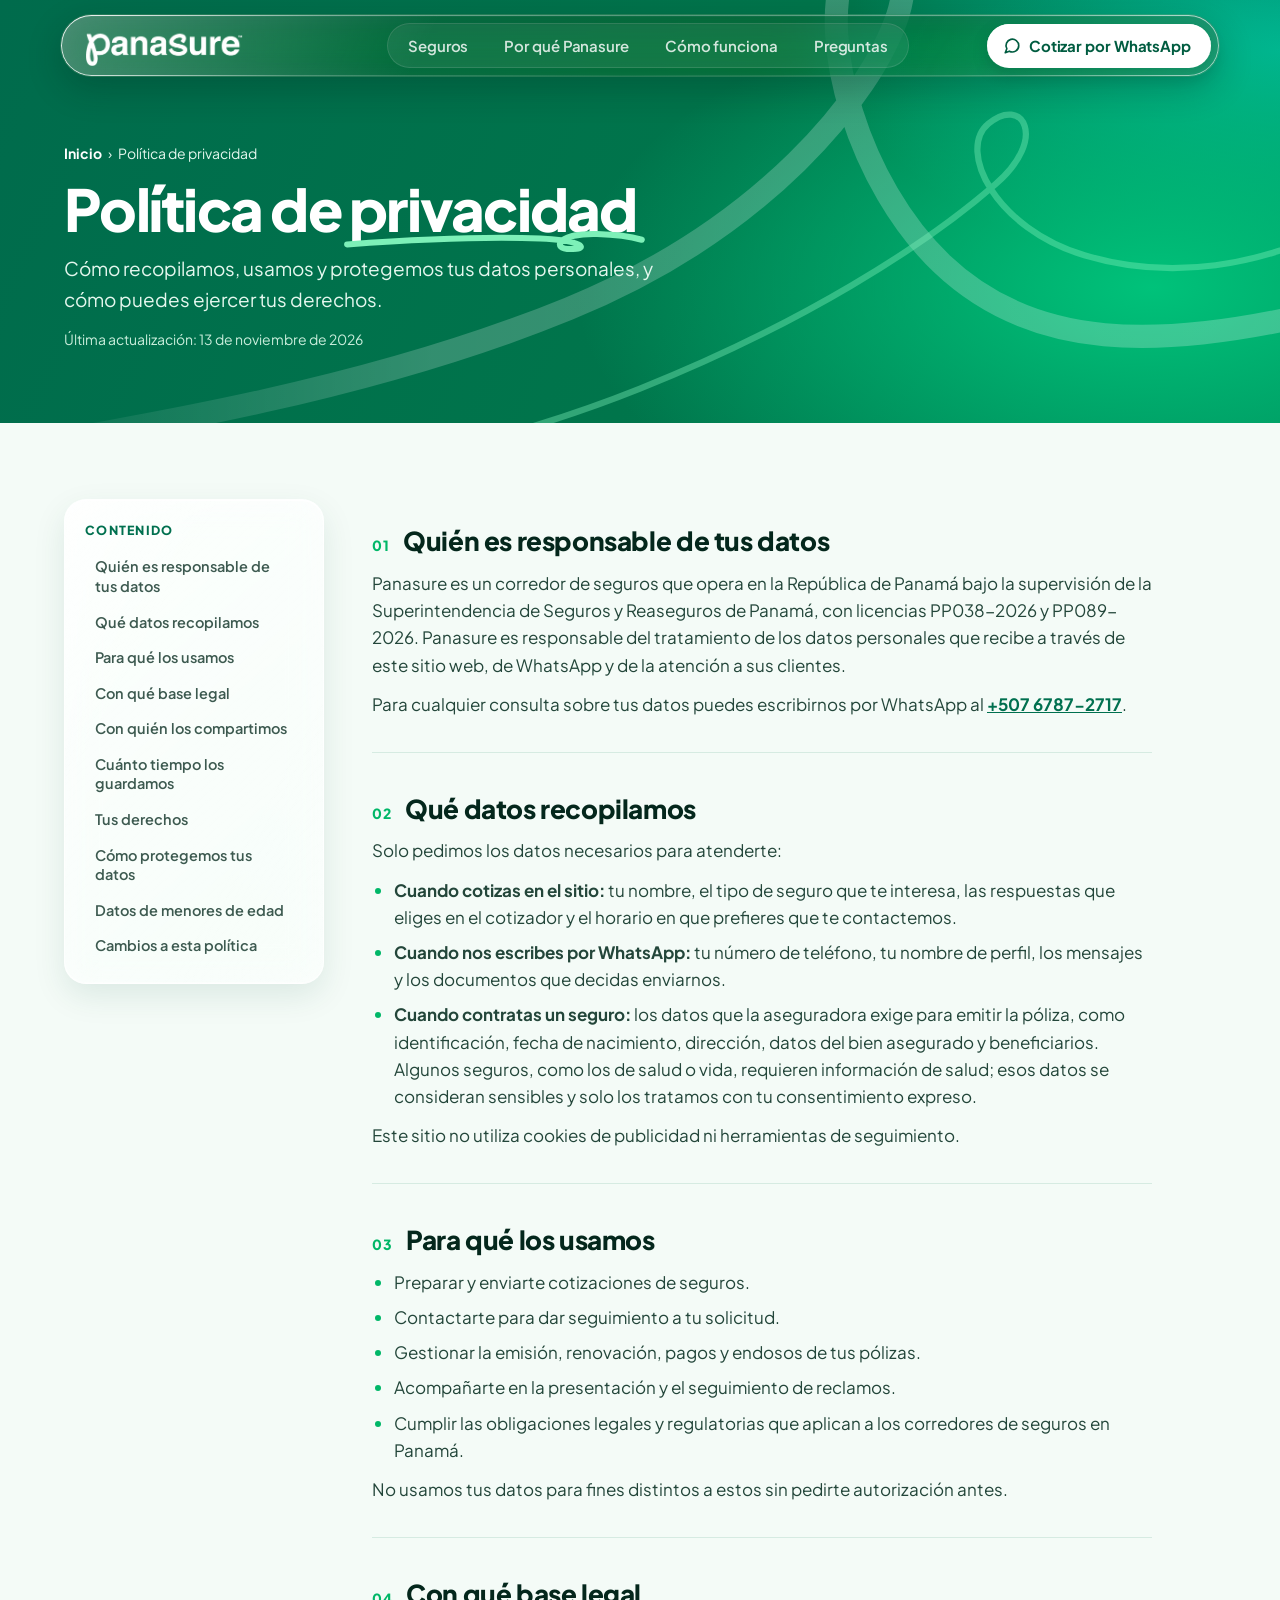
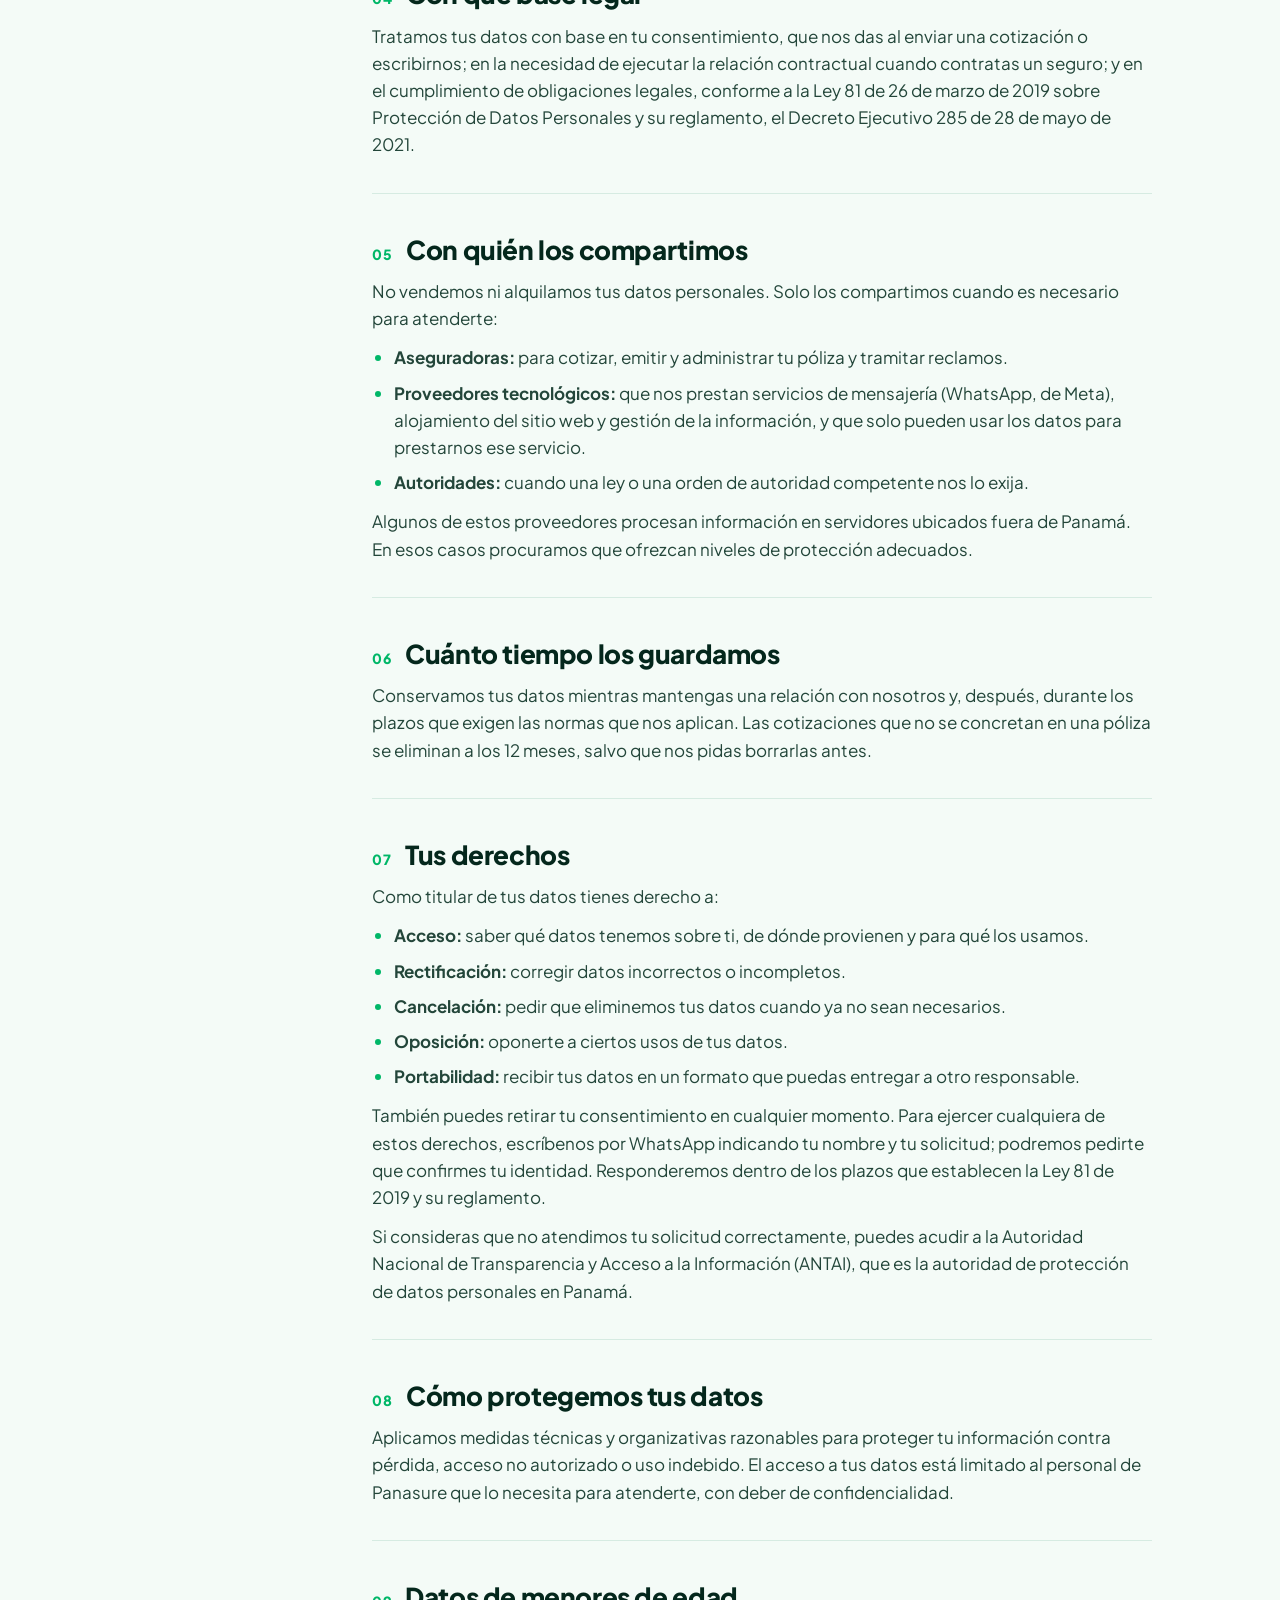
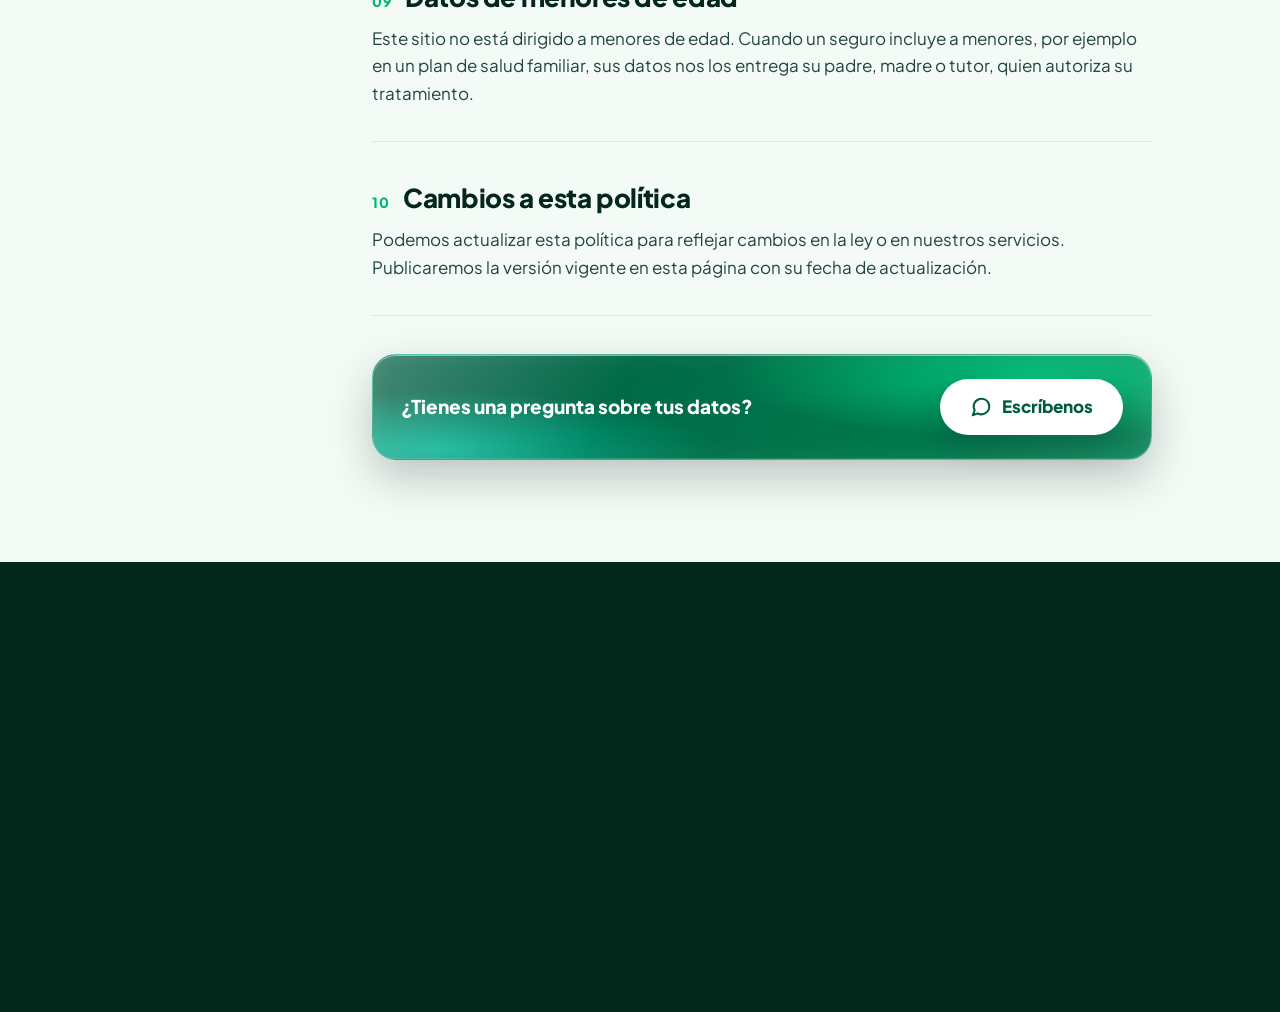
<file: politica-de-privacidad/index.html>
<!doctype html>
<html lang="es">
<head>
<meta charset="utf-8">
<meta name="viewport" content="width=device-width, initial-scale=1, viewport-fit=cover">
<title>Política de privacidad | Panasure</title>
<meta name="description" content="Cómo Panasure recopila, usa y protege tus datos personales conforme a la Ley 81 de 2019 de Panamá, y cómo ejercer tus derechos.">
<meta name="theme-color" content="#006B4C">
<link rel="canonical" href="https://somospanasure.com/politica-de-privacidad/">
<link rel="icon" type="image/png" sizes="64x64" href="/favicon-64.png">
<link rel="apple-touch-icon" href="/apple-touch-icon.png">
<meta property="og:type" content="website">
<meta property="og:locale" content="es_PA">
<meta property="og:site_name" content="Panasure">
<meta property="og:title" content="Política de privacidad | Panasure">
<meta property="og:description" content="Cómo Panasure recopila, usa y protege tus datos personales conforme a la Ley 81 de 2019 de Panamá, y cómo ejercer tus derechos.">
<meta property="og:url" content="https://somospanasure.com/politica-de-privacidad/">
<meta property="og:image" content="https://somospanasure.com/og-image.jpg">
<meta property="og:image:width" content="1200">
<meta property="og:image:height" content="630">
<meta name="twitter:card" content="summary_large_image">
<link rel="preconnect" href="https://fonts.googleapis.com">
<link rel="preconnect" href="https://fonts.gstatic.com" crossorigin>
<link rel="stylesheet" href="https://fonts.googleapis.com/css2?family=Plus+Jakarta+Sans:wght@400..800&display=swap">
<style>body{margin:0}html{scroll-behavior:smooth}a{color:#00704F}a:hover{color:#005239}summary{cursor:pointer}section[id]{scroll-margin-top:96px}.page{background:radial-gradient(ellipse 55% 9% at 0% 31%,rgba(0,183,104,.26) 0%,rgba(0,183,104,0) 100%),radial-gradient(ellipse 50% 8% at 100% 39%,rgba(0,179,147,.24) 0%,rgba(0,179,147,0) 100%),radial-gradient(ellipse 55% 9% at 100% 55%,rgba(0,183,104,.22) 0%,rgba(0,183,104,0) 100%),radial-gradient(ellipse 50% 8% at 0% 64%,rgba(0,179,147,.22) 0%,rgba(0,179,147,0) 100%),radial-gradient(ellipse 55% 8% at 100% 82%,rgba(0,183,104,.24) 0%,rgba(0,183,104,0) 100%),#F4FBF7}.glass{background:rgba(255,255,255,.58);-webkit-backdrop-filter:blur(20px) saturate(170%);backdrop-filter:blur(20px) saturate(170%);border:1px solid rgba(255,255,255,.95);box-shadow:inset 0 1px 0 #FFFFFF,0 14px 36px rgba(0,80,54,.10)}.glassbar{background:rgba(0,62,43,.72);-webkit-backdrop-filter:blur(22px) saturate(180%);backdrop-filter:blur(22px) saturate(180%);border:1px solid rgba(255,255,255,.24);box-shadow:inset 0 1px 0 rgba(255,255,255,.38),inset 0 -1px 0 rgba(255,255,255,.08),0 12px 34px rgba(0,40,26,.26)}.glass-dark{background:rgba(0,40,28,.30);-webkit-backdrop-filter:blur(20px) saturate(160%);backdrop-filter:blur(20px) saturate(160%);border:1px solid rgba(255,255,255,.30);box-shadow:inset 0 1px 0 rgba(255,255,255,.35),0 18px 44px rgba(0,30,20,.28)}.glass-quote{background:rgba(255,255,255,.88);-webkit-backdrop-filter:blur(26px) saturate(180%);backdrop-filter:blur(26px) saturate(180%);border:1px solid rgba(255,255,255,.95);box-shadow:inset 0 1px 0 #FFFFFF,0 28px 70px rgba(0,40,26,.38)}.glass-btn{background:rgba(255,255,255,.14);-webkit-backdrop-filter:blur(14px) saturate(160%);backdrop-filter:blur(14px) saturate(160%);border:1px solid rgba(255,255,255,.55);box-shadow:inset 0 1px 0 rgba(255,255,255,.45)}.hero{background:radial-gradient(ellipse 45% 70% at 90% 68%,#00C27A 0%,rgba(0,194,122,0) 100%),radial-gradient(ellipse 34% 55% at 100% 12%,#00B393 0%,rgba(0,179,147,0) 100%),linear-gradient(115deg,#006B4C 0%,#00754B 55%,#008556 100%)}.band{background:radial-gradient(ellipse 40% 90% at 100% 50%,#00A070 0%,rgba(0,160,112,0) 100%),linear-gradient(115deg,#006B4C 0%,#007A50 100%)}@container pg (max-width: 760px){.hero{background:radial-gradient(ellipse 130% 36% at 60% 100%,#00C27A 0%,rgba(0,194,122,0) 100%),linear-gradient(170deg,#006B4C 0%,#008052 100%)}.nav-link{display:none !important}.cta-extra{display:none !important}.logo{height:30px !important}.glasswrap{padding:10px 12px !important;margin-bottom:-80px !important}.glassbar{padding:7px 7px 7px 18px !important}.hero-sec{padding-top:108px !important}.orb-a{display:none !important}.sec{padding-left:20px !important;padding-right:20px !important}.btn-row a{flex:1 1 100% !important;justify-content:center !important}.prod{flex-direction:row !important;align-items:flex-start !important;padding:20px !important;gap:16px !important}.prod-ico{width:46px !important;height:46px !important;flex:none !important}.prod h3{font-size:19px !important}.prod p{font-size:15.5px !important}.quote{padding:22px !important;border-radius:20px !important}.chip{flex:1 1 28% !important;padding:0 8px !important}.faq{padding:4px 18px !important}.foot-legal{flex-direction:column !important}}.chip{min-height:48px;padding:0 18px;border-radius:999px;border:2px solid #BFE3D1;background:#FFFFFF;color:#04271C;font:inherit;font-size:15px;font-weight:600;cursor:pointer}.chip[aria-pressed="true"]{border-color:#00704F;background:#00704F;color:#FFFFFF;font-weight:700}a:focus-visible,button:focus-visible,summary:focus-visible{outline:3px solid #7DF0B8;outline-offset:3px}.wrap{max-width:1200px;margin:0 auto;padding-left:24px;padding-right:24px;box-sizing:border-box}.kicker{margin:0;font-size:14px;font-weight:800;letter-spacing:.12em;text-transform:uppercase;color:#00704F}.h2{margin:0;font-size:clamp(28px,3.8cqw,46px);line-height:1.1;font-weight:800;letter-spacing:-.025em}.muted{color:#3D5A50}.grid{display:flex;flex-wrap:wrap;gap:16px}.grid>*{flex:1 1 320px;min-width:0;box-sizing:border-box}.btn{display:inline-flex;align-items:center;justify-content:center;gap:10px;min-height:56px;box-sizing:border-box;padding:0 30px;border-radius:999px;text-decoration:none;font:inherit;font-weight:800;font-size:17px;border:0;cursor:pointer}.btn-white{background:#FFFFFF;color:#005C40;box-shadow:0 10px 28px rgba(0,40,26,.28)}.btn-white:hover{color:#004030}.btn-dark{background:#04271C;color:#FFFFFF}.btn-dark:hover{background:#0B3A2B;color:#FFFFFF}.glass-btn{color:#FFFFFF}.glass-btn:hover{color:#FFFFFF;background:rgba(255,255,255,.24)}.crumbs{display:flex;flex-wrap:wrap;gap:6px;font-size:14px;color:#E4F7EE}.crumbs a{color:#FFFFFF;text-decoration:none;font-weight:700}.crumbs a:hover{color:#FFFFFF;text-decoration:underline}.check{flex:none;width:26px;height:26px;border-radius:50%;background:#00B768;color:#04271C;display:flex;align-items:center;justify-content:center}.field{display:flex;flex-direction:column;gap:6px;font-size:14.5px;font-weight:700;color:#04271C}.field input,.field select,.field textarea{font:inherit;font-size:16px;font-weight:500;color:#04271C;background:rgba(255,255,255,.92);border:1.5px solid #BFE3D1;border-radius:14px;padding:12px 14px;min-height:50px;box-sizing:border-box;width:100%}.field textarea{min-height:92px;resize:vertical}.field input:focus,.field select:focus,.field textarea:focus{outline:none;border-color:#00704F;box-shadow:0 0 0 4px rgba(0,183,104,.22)}.lift{transition:translate .35s cubic-bezier(.2,.7,.2,1),box-shadow .35s}.lift:hover{translate:0 -5px;box-shadow:inset 0 1px 0 #FFFFFF,0 22px 46px rgba(0,80,54,.16)}.wa-float{position:fixed;right:22px;bottom:calc(22px + env(safe-area-inset-bottom,0px));z-index:60;display:inline-flex;align-items:center;justify-content:center;gap:10px;min-height:58px;padding:0 24px 0 20px;box-sizing:border-box;border-radius:999px;background:rgba(0,183,104,.88);-webkit-backdrop-filter:blur(18px) saturate(180%);backdrop-filter:blur(18px) saturate(180%);border:1px solid rgba(255,255,255,.65);box-shadow:inset 0 1px 0 rgba(255,255,255,.6),0 16px 36px rgba(0,60,40,.35);color:#04271C;font-family:'Plus Jakarta Sans',system-ui,-apple-system,'Segoe UI',sans-serif;font-weight:800;font-size:16px;text-decoration:none;opacity:0;transform:translateY(18px) scale(.94);pointer-events:none;transition:opacity .35s,transform .35s cubic-bezier(.2,.7,.2,1)}.wa-float.show{opacity:1;transform:none;pointer-events:auto}.wa-float:hover{color:#04271C;background:rgba(0,200,114,.95)}@media (max-width:640px){.wa-float{right:16px;bottom:calc(16px + env(safe-area-inset-bottom,0px));width:58px;padding:0}.wa-float span{display:none}}@keyframes fadeUp{from{opacity:0;transform:translateY(24px)}to{opacity:1;transform:none}}@keyframes popIn{from{opacity:0;transform:translateY(34px) scale(.96)}to{opacity:1;transform:none}}@keyframes drift{0%,100%{transform:translate(0,0) scale(1)}50%{transform:translate(-36px,28px) scale(1.08)}}.orb{animation:drift 16s ease-in-out infinite}.orb+.orb{animation-duration:21s;animation-direction:reverse}.js .hero-in>*{animation:fadeUp .8s cubic-bezier(.2,.7,.2,1) both}.js .hero-in>*:nth-child(2){animation-delay:.08s}.js .hero-in>*:nth-child(3){animation-delay:.16s}.js .hero-in>*:nth-child(4){animation-delay:.24s}.js .hero-in>*:nth-child(5){animation-delay:.32s}.js .hero-in>*:nth-child(6){animation-delay:.4s}.js .pop{animation:popIn .95s .3s cubic-bezier(.2,.7,.2,1) both}.js .reveal{opacity:0;transform:translateY(30px);transition:opacity .75s cubic-bezier(.2,.7,.2,1) var(--d,0s),transform .75s cubic-bezier(.2,.7,.2,1) var(--d,0s)}.js .reveal.in{opacity:1;transform:none}@media (prefers-reduced-motion: reduce){*,*::before,*::after{animation:none !important;transition:none !important}.js .reveal{opacity:1;transform:none}html{scroll-behavior:auto}}/* ---- Velocidad ---- */.page{background:#F4FBF7 !important;overflow-x:clip}.cv{content-visibility:auto;contain-intrinsic-size:auto 900px}.orb{will-change:transform}/* ---- Trazo con lazo (de la P del logo) ---- */.loop-bg{position:absolute;inset:0;width:100%;height:100%;z-index:0;pointer-events:none}.has-loop{position:relative;overflow:hidden}.has-loop>:not(.loop-bg){position:relative;z-index:1}.draw path{stroke-dasharray:1}.js .draw path{stroke-dashoffset:1;transition:stroke-dashoffset 2.6s cubic-bezier(.45,.05,.2,1) var(--dd,0s)}.js .draw.in path{stroke-dashoffset:0}.swash{position:relative;display:inline-block;white-space:nowrap}.swash svg{position:absolute;left:-3%;bottom:-.22em;width:106%;height:.44em;overflow:visible;pointer-events:none}.kicker{display:flex;align-items:center;gap:10px}.kicker::before{content:"";flex:none;width:34px;height:17px;background:currentColor;-webkit-mask:url("data:image/svg+xml,%3Csvg xmlns='http://www.w3.org/2000/svg' viewBox='0 0 36 18' fill='none' stroke='%23000' stroke-width='2.6' stroke-linecap='round'%3E%3Cpath d='M2 4 C 9 4, 15 6, 17 10 C 18.5 13.5, 16.5 16.5, 15 14.5 C 13.5 12.5, 17 6.5, 23 5.5 C 28 4.7, 31 5, 34 6'/%3E%3C/svg%3E") center/contain no-repeat;mask:url("data:image/svg+xml,%3Csvg xmlns='http://www.w3.org/2000/svg' viewBox='0 0 36 18' fill='none' stroke='%23000' stroke-width='2.6' stroke-linecap='round'%3E%3Cpath d='M2 4 C 9 4, 15 6, 17 10 C 18.5 13.5, 16.5 16.5, 15 14.5 C 13.5 12.5, 17 6.5, 23 5.5 C 28 4.7, 31 5, 34 6'/%3E%3C/svg%3E") center/contain no-repeat}@container pg (max-width: 760px){.loop-bg path{stroke-width:18}}/* ---- Cabecera de vidrio líquido ---- */.glasswrap .glassbar{background:linear-gradient(180deg,rgba(0,62,43,.44) 0%,rgba(0,46,32,.30) 100%) !important;-webkit-backdrop-filter:blur(26px) saturate(200%) brightness(1.05) !important;backdrop-filter:blur(26px) saturate(200%) brightness(1.05) !important;border:1px solid rgba(255,255,255,.14) !important;box-shadow:inset 0 1px 1px rgba(255,255,255,.35),inset 0 -1px 1px rgba(255,255,255,.08),inset 0 0 24px rgba(255,255,255,.06),0 12px 34px rgba(0,30,20,.24) !important;transition:background .5s,border-color .5s,box-shadow .5s,max-width .55s cubic-bezier(.2,.7,.2,1),padding .55s cubic-bezier(.2,.7,.2,1),color .4s}.glassbar::after{content:"";position:absolute;inset:0;border-radius:inherit;padding:1.2px;pointer-events:none;background:linear-gradient(115deg,rgba(255,255,255,.9) 0%,rgba(255,255,255,.18) 22%,rgba(255,255,255,0) 50%,rgba(255,255,255,.12) 78%,rgba(255,255,255,.6) 100%);-webkit-mask:linear-gradient(#000 0 0) content-box,linear-gradient(#000 0 0);-webkit-mask-composite:xor;mask-composite:exclude}.glasswrap.scrolled .glassbar{max-width:1060px !important;background:linear-gradient(180deg,rgba(0,58,40,.58) 0%,rgba(0,44,30,.46) 100%) !important}.hdr{display:grid !important;grid-template-columns:1fr auto 1fr;align-items:center;column-gap:16px}.hdr-logo{justify-self:start;display:flex;align-items:center;min-height:44px;text-decoration:none}.hdr-nav{display:flex;align-items:center;gap:2px;padding:4px;border-radius:999px;background:rgba(255,255,255,.07);box-shadow:inset 0 0 0 1px rgba(255,255,255,.12),inset 0 1px 2px rgba(0,30,20,.12);transition:background .5s,box-shadow .5s}.hdr-nav .nav-link{position:relative;display:block;font-size:15px;font-weight:600;letter-spacing:-.006em;line-height:1;color:rgba(255,255,255,.82);text-decoration:none;padding:11px 17px;border-radius:999px;white-space:nowrap;transition:color .3s,background .3s,box-shadow .3s}.hdr-nav .nav-link:hover{color:#FFFFFF;background:rgba(255,255,255,.12)}.hdr-nav .nav-link.is-active{color:#04271C;background:#FFFFFF;box-shadow:inset 0 1px 0 #FFFFFF,0 3px 10px rgba(0,30,20,.20)}.glasswrap.light .hdr-nav{background:rgba(0,112,79,.06);box-shadow:inset 0 0 0 1px rgba(0,112,79,.10),inset 0 1px 2px rgba(0,60,40,.06)}.glasswrap.light .hdr-nav .nav-link{color:#3D5A50}.glasswrap.light .hdr-nav .nav-link:hover{color:#04271C;background:rgba(0,112,79,.08)}.glasswrap.light .hdr-nav .nav-link.is-active{color:#FFFFFF;background:#00704F;box-shadow:0 3px 10px rgba(0,112,79,.3)}.hdr-cta{justify-self:end;display:inline-flex;align-items:center;gap:8px;min-height:44px;box-sizing:border-box;padding:0 20px 0 16px;border-radius:999px;background:#FFFFFF;color:#005C40;font-size:15px;font-weight:700;letter-spacing:-.006em;text-decoration:none;white-space:nowrap;transition:background .4s,color .4s,transform .25s,box-shadow .4s;box-shadow:inset 0 1px 0 #FFFFFF,0 6px 16px rgba(0,30,20,.18)}.hdr-cta:hover{color:#004030}.glasswrap.light .hdr-cta:hover{color:#FFFFFF}@container pg (max-width: 1100px){.hdr-nav .nav-link{padding:10px 12px;font-size:14.5px}.hdr .cta-extra{display:none !important}}@container pg (max-width: 900px){.hdr-nav{display:none !important}.hdr{grid-template-columns:1fr auto}}.hdr-cta:hover{transform:translateY(-1px)}.logo-dark{display:none !important}.glasswrap.light .glassbar{color:#04271C !important;background:linear-gradient(180deg,rgba(255,255,255,.68) 0%,rgba(255,255,255,.44) 100%) !important;border-color:rgba(255,255,255,.85) !important;box-shadow:inset 0 1px 1px #FFFFFF,inset 0 -1px 1px rgba(255,255,255,.5),inset 0 0 24px rgba(255,255,255,.4),0 12px 34px rgba(0,80,54,.16) !important}.glasswrap.light .glassbar::after{background:linear-gradient(115deg,#FFFFFF 0%,rgba(255,255,255,.4) 25%,rgba(0,112,79,.10) 55%,rgba(255,255,255,.3) 80%,#FFFFFF 100%)}.glasswrap.light .hdr-cta{background:#04271C;color:#FFFFFF;box-shadow:inset 0 1px 0 rgba(255,255,255,.2),0 6px 16px rgba(0,30,20,.25)}.glasswrap.light .logo-light{display:none !important}.glasswrap.light .logo-dark{display:block !important}@container pg (max-width: 760px){.glasswrap.scrolled .glassbar{max-width:100% !important}}/* ---- Dinamismo ---- */.strip .ss{display:none}.sr-only{position:absolute !important;width:1px;height:1px;padding:0;margin:-1px;overflow:hidden;clip:rect(0 0 0 0);white-space:nowrap;border:0}.rot{display:inline-grid;justify-items:start;vertical-align:bottom}.rot>.rot-ghost,.rot>.rot-w{grid-area:1/1}.rot-ghost{visibility:hidden}.rot svg{left:-2%;width:calc(var(--sw,100%) * 1.04);transition:width .45s cubic-bezier(.2,.7,.2,1)}.rot-w{display:inline-block;transition:transform .38s cubic-bezier(.2,.7,.2,1),opacity .38s}.rot-w.out{opacity:0;transform:translateY(-.4em)}.rot-w.pre{opacity:0;transform:translateY(.4em);transition:none}.hdr-prog{position:absolute;left:30px;right:30px;bottom:3px;height:2px;border-radius:2px;background:linear-gradient(90deg,#2EE08C,#7DF0B8);transform:scaleX(var(--p,0));transform-origin:left;pointer-events:none;opacity:.85}.glasswrap.light .hdr-prog{background:linear-gradient(90deg,#00B768,#00704F)}.ticker{position:relative;z-index:1;overflow:hidden;padding:4px 0 clamp(80px,9cqw,104px);-webkit-mask:linear-gradient(90deg,transparent 0,#000 12%,#000 88%,transparent 100%);mask:linear-gradient(90deg,transparent 0,#000 12%,#000 88%,transparent 100%)}.ticker-track{display:flex;width:max-content;animation:tk 48s linear infinite}.ticker:hover .ticker-track{animation-play-state:paused}.tk-set{display:flex;align-items:center;gap:12px;padding-right:12px}.tk-chip{display:inline-flex;align-items:center;gap:10px;padding:7px 18px 7px 7px;border-radius:999px;background:linear-gradient(140deg,rgba(255,255,255,.22) 0%,rgba(255,255,255,.07) 100%);border:1px solid rgba(255,255,255,.3);box-shadow:inset 0 1px 0 rgba(255,255,255,.42),0 6px 18px rgba(0,40,26,.12);color:#FFFFFF;font-size:16px;font-weight:700;letter-spacing:-.005em;white-space:nowrap}.tk-ico{flex:none;width:34px;height:34px;border-radius:50%;display:flex;align-items:center;justify-content:center;background:linear-gradient(150deg,#FFFFFF 0%,#DDF8EA 100%);color:#00704F;box-shadow:inset 0 -2px 4px rgba(0,112,79,.15)}@keyframes tk{to{transform:translateX(-50%)}}summary{list-style:none;display:flex;align-items:center;justify-content:space-between;gap:16px}summary::-webkit-details-marker{display:none}summary::after{content:"";flex:none;width:30px;height:30px;border-radius:50%;background:#00B768 url("data:image/svg+xml,%3Csvg xmlns='http://www.w3.org/2000/svg' viewBox='0 0 24 24' fill='none' stroke='%23FFFFFF' stroke-width='2.6' stroke-linecap='round'%3E%3Cpath d='M12 6v12M6 12h12'/%3E%3C/svg%3E") center/16px no-repeat;transition:transform .35s cubic-bezier(.3,1.6,.5,1),background-color .3s}details[open]>summary::after{transform:rotate(135deg);background-color:#00704F}details[open]>p{animation:fadeUp .45s cubic-bezier(.2,.7,.2,1)}.step{position:relative;flex-direction:column !important;gap:14px !important}.step::after{content:"";position:absolute;top:27px;left:72px;right:-20px;height:3px;border-radius:3px;background:linear-gradient(90deg,#00B768,rgba(0,183,104,.12));transform:scaleX(0);transform-origin:left;transition:transform 1s cubic-bezier(.2,.7,.2,1) calc(var(--d,0s) + .35s)}.step:last-child::after{display:none}.step.in::after{transform:scaleX(1)}.js .step .num{transform:scale(.3);opacity:0;transition:transform .6s cubic-bezier(.3,1.6,.5,1) calc(var(--d,0s) + .1s),opacity .3s calc(var(--d,0s) + .1s)}.js .step.in .num{transform:none;opacity:1}.step .num{box-shadow:0 0 0 8px rgba(0,183,104,.14),0 10px 22px rgba(0,150,85,.3)}@keyframes icoPop{from{transform:scale(.4) rotate(-25deg);opacity:0}}.js .prod.reveal.in .ico-tile,.js #por-que .reveal.in>div:first-child{animation:icoPop .75s cubic-bezier(.3,1.6,.5,1) calc(var(--d,0s) + .25s) backwards}.loop-par{will-change:translate}@container pg (max-width: 1000px){.step::after{display:none}}@container pg (max-width: 760px){.step{flex-direction:row !important;gap:18px !important;padding-bottom:6px}.step::after{display:block;top:66px;left:27px;right:auto;bottom:-22px;width:3px;height:auto;background:linear-gradient(180deg,#00B768,rgba(0,183,104,.12));transform:scaleY(0);transform-origin:top}.step.in::after{transform:scaleY(1)}.hdr-prog{left:20px;right:20px}.hero-sec.has-tk{padding-bottom:28px !important}.tk-chip{font-size:14.5px;padding:6px 15px 6px 6px}.tk-ico{width:30px;height:30px}.ticker{padding-bottom:74px}}@media (prefers-reduced-motion: reduce){.ticker-track{animation:none}}/* ---- Política de privacidad ---- */.pol{display:grid;grid-template-columns:260px minmax(0,1fr);gap:48px;align-items:start}.pol-toc,.pol-toc.glass{position:sticky;top:100px;}.pol-toc{border-radius:22px;padding:20px;display:flex;flex-direction:column;gap:2px;font-size:14.5px}.pol-toc p{margin:0 0 8px;font-size:12.5px;font-weight:800;letter-spacing:.1em;text-transform:uppercase;color:#00704F}.pol-toc a{color:#3D5A50;text-decoration:none;padding:7px 10px;border-radius:10px;font-weight:600;line-height:1.35;transition:background .25s,color .25s}.pol-toc a:hover{background:rgba(0,112,79,.08);color:#04271C}.pol-body{max-width:780px;display:flex;flex-direction:column;gap:14px}.pol-sec{scroll-margin-top:100px;padding:26px 0 22px;border-bottom:1px solid rgba(0,112,79,.12)}.pol-sec h2{margin:0 0 12px;display:flex;align-items:baseline;gap:14px;font-size:clamp(21px,2.2cqw,26px);line-height:1.25;font-weight:800;letter-spacing:-.015em}.pol-sec h2 span{flex:none;font-size:14px;font-weight:800;color:#00B768;letter-spacing:.04em}.pol-sec p{margin:0 0 12px;color:#23463A}.pol-sec ul{margin:0 0 12px;padding-left:22px;color:#23463A;display:flex;flex-direction:column;gap:8px}.pol-sec li::marker{color:#00B768}.pol-sec a{color:#00704F;font-weight:700}.pol-cta{margin-top:24px;border-radius:24px;padding:24px 28px;display:flex;flex-wrap:wrap;align-items:center;justify-content:space-between;gap:16px;color:#FFFFFF}.pol-cta p{margin:0;font-size:19px;font-weight:800}@container pg (max-width: 900px){.pol{grid-template-columns:1fr;gap:20px}.pol-toc.glass{position:static}}@container pg (max-width: 760px){.pol-toc{display:none !important}.pol-cta{padding:20px}.pol-cta .btn{width:100%}}/* ---- Cierre de cotización ---- */.cta-deep{background:radial-gradient(42% 60% at 88% 28%,rgba(46,224,140,.55) 0%,rgba(46,224,140,0) 70%),radial-gradient(38% 55% at 8% 92%,rgba(0,179,147,.5) 0%,rgba(0,179,147,0) 70%),linear-gradient(135deg,#00513A 0%,#006848 50%,#007E57 100%)}.cta-grid{display:grid;grid-template-columns:minmax(0,1fr) minmax(0,480px);align-items:center;gap:40px 72px}.cta-copy{display:flex;flex-direction:column;gap:clamp(16px,2.2cqw,22px)}.cta-h2{margin:0;font-size:clamp(34px,4.8cqw,60px);line-height:1.04;font-weight:800;letter-spacing:-.03em}.cta-lead{margin:0;font-size:clamp(17px,1.6cqw,19px);color:#DDF5EA;max-width:500px}.cta-feats{display:grid;grid-template-columns:repeat(3,minmax(0,1fr));gap:10px;max-width:540px}.cta-feat{border-radius:20px;padding:16px;display:flex;flex-direction:column;gap:3px}.cta-feat strong{font-size:17px;font-weight:800;margin-top:8px}.cta-feat small{font-size:13px;color:#C9EEDC}.cta-ico{width:38px;height:38px;border-radius:12px;display:flex;align-items:center;justify-content:center;background:linear-gradient(150deg,#FFFFFF,#DDF8EA);color:#00704F;box-shadow:inset 0 -2px 4px rgba(0,112,79,.15)}.cta-adv{max-width:540px;box-sizing:border-box;border-radius:22px;padding:12px 12px 12px 12px;display:flex;align-items:center;gap:14px}.cta-adv img{flex:none;width:52px;height:52px;border-radius:16px;box-shadow:0 6px 16px rgba(0,30,20,.3)}.cta-adv-t{flex:1;min-width:0;display:flex;flex-direction:column;gap:2px}.cta-adv-t strong{font-size:16px}.cta-adv-t span{font-size:13.5px;color:#C9EEDC;line-height:1.35}.cta-adv .btn{min-height:46px;padding:0 18px;font-size:15px}@container pg (max-width: 900px){.cta-grid{grid-template-columns:1fr}.cta-card{max-width:520px}}@container pg (max-width: 760px){.cta-feats{gap:8px}.cta-feat{padding:12px 10px;border-radius:16px}.cta-feat strong{font-size:15px}.cta-feat small{font-size:12px}.cta-ico{width:32px;height:32px;border-radius:10px}.cta-adv-t span{display:none}.cta-adv .btn{padding:0 14px}}/* ---- Cotizador de auto ---- */html.ao-lock{overflow:hidden}.ao{position:fixed;inset:0;z-index:100;display:flex;align-items:center;justify-content:center;padding:24px;box-sizing:border-box;font-family:'Plus Jakarta Sans',system-ui,-apple-system,'Segoe UI',sans-serif;color:#04271C;line-height:1.5}.ao[hidden]{display:none}.ao-back{position:absolute;inset:0;background:rgba(0,36,24,.5);-webkit-backdrop-filter:blur(10px);backdrop-filter:blur(10px);opacity:0;transition:opacity .3s}.ao.on .ao-back{opacity:1}.ao-panel{position:relative;width:min(1020px,100%);height:min(720px,100%);border-radius:30px;display:flex;flex-direction:column;overflow:hidden;background:linear-gradient(160deg,#FFFFFF 0%,#F4FBF7 100%);box-shadow:0 40px 100px rgba(0,30,20,.45),inset 0 1px 0 #FFFFFF;opacity:0;transform:translateY(26px) scale(.97);transition:opacity .35s,transform .5s cubic-bezier(.2,.7,.2,1)}.ao.on .ao-panel{opacity:1;transform:none}.ao-head{display:flex;align-items:center;justify-content:space-between;gap:16px;padding:22px 28px 16px}.ao-brandline{display:flex;align-items:center;gap:12px}.ao-title{margin:0;font-size:20px;font-weight:800;letter-spacing:-.01em}.ao-sub{margin:0;font-size:13.5px;color:#3D5A50}.ao-x{flex:none;width:44px;height:44px;border-radius:50%;border:0;background:rgba(0,112,79,.08);color:#04271C;cursor:pointer;display:flex;align-items:center;justify-content:center;transition:background .25s,transform .25s}.ao-x:hover{background:rgba(0,112,79,.16);transform:rotate(90deg)}.ao-stepper{padding:0 28px 4px !important;grid-template-columns:repeat(4,minmax(0,1fr)) !important}.ao-grid{flex:1;min-height:0;display:grid;grid-template-columns:minmax(0,1fr) 310px;border-top:1px solid rgba(0,112,79,.08);margin-top:12px}.ao-main{overflow-y:auto;overscroll-behavior:contain;padding:22px 28px 28px}.ao-sum{border-left:1px solid rgba(0,112,79,.1);background:linear-gradient(180deg,#EFFAF4,#E3F6EC);padding:22px;display:flex;flex-direction:column;gap:14px;overflow-y:auto}.ao-foot[hidden]{display:none}.ao-foot{display:flex;align-items:center;justify-content:space-between;gap:12px;padding:14px 28px;border-top:1px solid rgba(0,112,79,.1);background:rgba(255,255,255,.85)}.ao-foot .btn{min-height:52px;border-radius:14px;padding:0 28px;font-size:16px}.ao-foot .btn[disabled]{opacity:.35;cursor:not-allowed}.ao-step{display:none;flex-direction:column;gap:18px}.ao-step.is-on{display:flex;animation:wizIn .45s cubic-bezier(.2,.7,.2,1)}.ao-step.is-on.from-back{animation-name:wizBack}.ao-h{margin:0;font-size:clamp(22px,2.4vw,26px);font-weight:800;letter-spacing:-.02em;outline:none}.ao-covs{display:grid;grid-template-columns:repeat(2,minmax(0,1fr));gap:16px;padding-top:8px}.ao-cov{position:relative;text-align:left;font:inherit;color:inherit;background:#FFFFFF;border:2px solid rgba(0,112,79,.14);border-radius:22px;padding:22px 20px 20px;display:flex;flex-direction:column;gap:10px;cursor:pointer;transition:border-color .25s,box-shadow .25s,transform .25s}.ao-cov:hover{transform:translateY(-3px);box-shadow:0 16px 32px rgba(0,112,79,.14)}.ao-cov[aria-pressed="true"]{border-color:#00704F;box-shadow:0 0 0 4px rgba(0,183,104,.18),0 16px 32px rgba(0,112,79,.14)}.ao-cov-top{display:flex;align-items:center;gap:10px;font-size:18px}.ao-radio{flex:none;width:22px;height:22px;border-radius:50%;border:2px solid #9DBFB1;box-sizing:border-box;transition:border .25s}.ao-cov[aria-pressed="true"] .ao-radio{border:7px solid #00704F}.ao-cov-d{margin:0;font-size:14.5px;color:#3D5A50}.ao-cov ul{list-style:none;margin:4px 0 0;padding:14px 0 0;border-top:1px dashed rgba(0,112,79,.18);display:flex;flex-direction:column;gap:8px;font-size:14px;font-weight:600}.ao-cov li{display:flex;align-items:center;gap:9px}.ao-cov li::before{content:"";flex:none;width:20px;height:20px;border-radius:50%;background:#00B768 url("data:image/svg+xml,%3Csvg xmlns='http://www.w3.org/2000/svg' viewBox='0 0 24 24' fill='none' stroke='%23FFFFFF' stroke-width='3.2' stroke-linecap='round' stroke-linejoin='round'%3E%3Cpath d='M5 12.5l4.5 4.5L19 7.5'/%3E%3C/svg%3E") center/12px no-repeat}.ao-cov li.n{color:#8AA399;font-weight:500}.ao-cov li.n::before{background:#E4EEE9 url("data:image/svg+xml,%3Csvg xmlns='http://www.w3.org/2000/svg' viewBox='0 0 24 24' fill='none' stroke='%238AA399' stroke-width='3' stroke-linecap='round'%3E%3Cpath d='M7 7l10 10M17 7L7 17'/%3E%3C/svg%3E") center/10px no-repeat}.ao-badge{position:absolute;top:-12px;right:16px;padding:5px 11px;border-radius:999px;background:linear-gradient(90deg,#00B768,#00704F);color:#FFFFFF;font-size:11.5px;font-weight:800;box-shadow:0 6px 14px rgba(0,112,79,.3)}.ao-help{align-self:flex-start;font:inherit;font-size:15px;font-weight:700;color:#00704F;background:none;border:0;padding:8px 0;cursor:pointer}.ao-help[aria-pressed="true"]{text-decoration:underline;text-underline-offset:4px}.ao-f{display:flex;flex-direction:column;gap:9px;min-width:0}.ao-f>span{font-size:14px;font-weight:800}.ao-row{display:grid;grid-template-columns:minmax(0,2fr) minmax(0,1fr);gap:12px}.ao-brands{display:grid;grid-template-columns:repeat(4,minmax(0,1fr));gap:8px}.ao-brand{display:flex;align-items:center;gap:9px;min-height:48px;padding:8px 10px;border-radius:14px;border:1.5px solid rgba(0,112,79,.14);background:#FFFFFF;font:inherit;font-size:14px;font-weight:700;color:#04271C;cursor:pointer;text-align:left;transition:border-color .2s,background .2s,transform .2s}.ao-brand:hover{border-color:#00B768;transform:translateY(-2px)}.ao-brand[aria-pressed="true"]{border-color:#00704F;background:#E3F8EE}.ao-brand[hidden]{display:none}.ao-brand span:last-child{min-width:0;overflow:hidden;text-overflow:ellipsis;white-space:nowrap}.ao-send[hidden],.ao-next[hidden]{display:none !important}.ao-mono{flex:none;width:28px;height:28px;border-radius:9px;display:flex;align-items:center;justify-content:center;background:linear-gradient(150deg,#3BE596,#007A52);color:#FFFFFF;font-size:13px;font-weight:800}select.wiz-input{-webkit-appearance:none;appearance:none;background:rgba(255,255,255,.92) url("data:image/svg+xml,%3Csvg xmlns='http://www.w3.org/2000/svg' viewBox='0 0 24 24' fill='none' stroke='%2300704F' stroke-width='2.6' stroke-linecap='round' stroke-linejoin='round'%3E%3Cpath d='M6 9l6 6 6-6'/%3E%3C/svg%3E") right 14px center/16px no-repeat;padding-right:40px;cursor:pointer}.ao-valbox{background:#FFFFFF;border:1.5px solid rgba(0,112,79,.14);border-radius:16px;padding:14px 16px 10px;display:flex;flex-direction:column;gap:6px}.ao-value{font-size:28px;font-weight:800;letter-spacing:-.02em;color:#00704F}.ao-range{width:100%;accent-color:#00704F;cursor:pointer}.ao-scale{display:flex;justify-content:space-between;font-size:12px;color:#7C978C}.ao-sum-t{margin:0;font-size:12.5px;font-weight:800;letter-spacing:.1em;text-transform:uppercase;color:#00704F}.ao-car{display:flex;align-items:center;gap:12px;padding:14px;border-radius:18px;background:#FFFFFF;box-shadow:0 6px 18px rgba(0,80,54,.08)}.ao-car strong{display:block;font-size:15.5px;line-height:1.3}.ao-car>div>span{display:block;font-size:13px;color:#3D5A50}.ao-car-big{padding:18px}.ao-car-big strong{font-size:19px}.ao-dl{margin:0;display:flex;flex-direction:column}.ao-dl div{display:flex;justify-content:space-between;gap:12px;padding:10px 0;border-bottom:1px dashed rgba(0,112,79,.18);font-size:14px}.ao-dl dt{color:#3D5A50}.ao-dl dd{margin:0;font-weight:700;text-align:right}.ao-empty{color:#A9BFB6;font-weight:500}.ao-sum-note{margin-top:auto;display:flex;align-items:center;gap:8px;font-size:12.5px;color:#3D5A50}.ao-sum-note svg{color:#00704F;flex:none}.ao-next-steps{border-radius:18px;background:#EFFAF4;padding:16px 18px}.ao-next-steps p{margin:0 0 10px;font-size:12.5px;font-weight:800;letter-spacing:.1em;text-transform:uppercase;color:#00704F}.ao-next-steps ol{list-style:none;margin:0;padding:0;display:flex;flex-direction:column;gap:10px;font-size:14.5px;font-weight:600}.ao-next-steps li{display:flex;align-items:center;gap:10px}.ao-next-steps li span{flex:none;width:24px;height:24px;border-radius:50%;background:#00704F;color:#FFFFFF;font-size:12px;font-weight:800;display:flex;align-items:center;justify-content:center}.ao-done{align-items:center;text-align:center;padding-top:30px}.ao-done>svg{width:88px;height:88px}.ao-teaser{display:flex;flex-wrap:wrap;align-items:center;gap:12px 14px;padding:16px;border-radius:18px;background:linear-gradient(140deg,#EFFAF4,#E1F6EA);box-shadow:inset 0 0 0 1px rgba(0,112,79,.1)}.ao-teaser>div{flex:1 1 150px;display:flex;flex-direction:column;gap:2px}.ao-teaser strong{font-size:16px}.ao-teaser span{font-size:13.5px;color:#3D5A50}.ao-teaser .btn{min-height:46px;padding:0 20px;font-size:15px}@media (max-width: 760px){.ao{padding:0;align-items:flex-end}.ao-panel{width:100%;height:calc(100% - 18px);border-radius:24px 24px 0 0;transform:translateY(60px)}.ao-head{padding:16px 18px 10px}.ao-stepper{padding:0 18px 2px !important}.ao-stepper li{font-size:11px !important;gap:5px !important}.ao-stepper li span{width:20px !important;height:20px !important;font-size:11px !important}.ao-grid{grid-template-columns:1fr;margin-top:8px}.ao-sum{display:none}.ao-main{padding:18px 18px 22px}.ao-covs{grid-template-columns:1fr;gap:18px}.ao-brands{grid-template-columns:repeat(3,minmax(0,1fr))}.ao-brand{flex-direction:column;align-items:flex-start;gap:6px;font-size:13px}.ao-row{grid-template-columns:minmax(0,1fr) minmax(0,1fr)}.ao-foot{padding:12px 18px calc(12px + env(safe-area-inset-bottom,0px))}.ao-foot .btn{flex:1;padding:0 14px}.ao-foot .ao-send{font-size:15.5px}}@media (prefers-reduced-motion: reduce){.ao-panel,.ao-back{transition:none}}/* ---- Sello SSRP ---- */.ssrp{display:flex;align-items:center;gap:14px}.ssrp img{flex:none;height:auto;display:block}/* ---- Íconos con volumen ---- */.ico-tile{flex:none;position:relative;isolation:isolate;display:flex;align-items:center;justify-content:center;width:58px;height:58px;border-radius:18px;color:#FFFFFF;background:linear-gradient(150deg,#3BE596 0%,#00B768 45%,#007A52 100%);box-shadow:inset 0 1px 0 rgba(255,255,255,.6),inset 0 -3px 8px rgba(0,60,40,.28),0 10px 22px rgba(0,150,85,.32);transition:transform .45s cubic-bezier(.3,1.6,.5,1)}.ico-tile::before{content:"";position:absolute;left:3px;right:3px;top:3px;height:48%;border-radius:15px 15px 40% 40%;background:linear-gradient(180deg,rgba(255,255,255,.45),rgba(255,255,255,0));z-index:-1}.ico-tile.sm{width:46px;height:46px;border-radius:15px}.ico-tile.sm::before{border-radius:12px 12px 40% 40%}.lift:hover .ico-tile,.wiz-tile:hover .ico-tile{transform:rotate(-7deg) scale(1.08)}.seg-host>:not(.loop-bg){position:relative;z-index:1}.seg-host::before{background:radial-gradient(34% 30% at 8% 40%,rgba(0,183,104,.28),rgba(0,183,104,0) 70%),radial-gradient(32% 30% at 94% 70%,rgba(0,179,147,.28),rgba(0,179,147,0) 70%),radial-gradient(40% 22% at 50% 100%,rgba(125,240,184,.38),rgba(125,240,184,0) 70%) !important}.seg-host .loop-bg{left:calc(50% - 50vw);width:100vw}.go{display:inline-flex;align-items:center;gap:6px}.go::after{content:"→";transition:transform .3s}.lift:hover .go::after{transform:translateX(5px)}/* ---- Cotizador por pasos ---- */.wiz{display:flex;flex-direction:column;gap:16px;color:#04271C}.wiz-top{display:flex;align-items:baseline;justify-content:space-between;gap:12px}.wiz-title{margin:0;font-size:22px;font-weight:800;letter-spacing:-.02em}.wiz-count{font-size:13.5px;font-weight:700;color:#00704F;white-space:nowrap}.wiz-bar{height:6px;border-radius:99px;background:rgba(0,112,79,.12);overflow:hidden}.wiz-bar span{display:block;height:100%;width:33.4%;border-radius:inherit;background:linear-gradient(90deg,#00B768,#2EE08C);transition:width .6s cubic-bezier(.2,.7,.2,1)}.wiz-steps{min-height:0}.wiz-step{display:none;flex-direction:column;gap:14px}.wiz-step.is-on{display:flex;animation:wizIn .45s cubic-bezier(.2,.7,.2,1)}.wiz-step.is-on.from-back{animation-name:wizBack}@keyframes wizIn{from{opacity:0;transform:translateX(28px)}to{opacity:1;transform:none}}@keyframes wizBack{from{opacity:0;transform:translateX(-28px)}to{opacity:1;transform:none}}.wiz-q{margin:0;font-size:17px;font-weight:800;color:#04271C}.wiz-tiles{display:grid;grid-template-columns:repeat(3,minmax(0,1fr));gap:10px}.wiz-tile{display:flex;flex-direction:column;align-items:center;gap:9px;padding:14px 6px 12px;border-radius:18px;background:rgba(255,255,255,.72);border:1.5px solid rgba(0,112,79,.14);font:inherit;font-weight:700;font-size:14.5px;color:#04271C;cursor:pointer;transition:transform .25s,border-color .25s,background .25s,box-shadow .25s}.wiz-tile:hover{transform:translateY(-3px);border-color:#00B768;box-shadow:0 10px 22px rgba(0,112,79,.14)}.wiz-tile[aria-pressed="true"]{background:#E3F8EE;border-color:#00704F}.wiz-group{display:flex;flex-direction:column;gap:10px}.wiz-chips{display:flex;flex-wrap:wrap;gap:8px}.wiz .chip{min-height:44px;font-size:14.5px;padding:0 16px}.wiz .chip[aria-pressed="true"]{animation:chipPop .35s cubic-bezier(.3,1.6,.5,1)}@keyframes chipPop{50%{transform:scale(1.07)}}.wiz-pill svg{width:15px;height:15px}.wiz-pill{align-self:flex-start;display:inline-flex;align-items:center;gap:8px;padding:6px 12px 6px 6px;border-radius:999px;background:#E3F8EE;font-size:14px;font-weight:700;color:#005C40}.wiz-input{font:inherit;font-size:16px;font-weight:500;color:#04271C;background:rgba(255,255,255,.92);border:1.5px solid #BFE3D1;border-radius:14px;padding:12px 14px;min-height:50px;box-sizing:border-box;width:100%}.wiz-input:focus{outline:none;border-color:#00704F;box-shadow:0 0 0 4px rgba(0,183,104,.22)}.wiz-label{display:flex;flex-direction:column;gap:10px}.wiz-bubble{position:relative;align-self:flex-end;max-width:92%;background:#D9FBE8;border-radius:16px 16px 4px 16px;padding:10px 14px 12px;box-shadow:0 4px 12px rgba(0,80,54,.08)}.wiz-bubble small{display:block;font-size:11.5px;font-weight:800;letter-spacing:.08em;text-transform:uppercase;color:#00704F;margin-bottom:2px}.wiz-msg{margin:0;font-size:14.5px;color:#04271C;line-height:1.45}.wiz-nav{display:flex;align-items:center;justify-content:space-between;gap:12px;margin-top:4px}.wiz-back{font:inherit;font-size:15px;font-weight:700;color:#00704F;background:none;border:0;padding:0 4px;min-height:44px;cursor:pointer}.wiz-back:hover{color:#004030}.wiz .btn{min-height:52px;border-radius:14px;padding:0 22px;font-size:16px}.wiz .btn[disabled]{opacity:.38;cursor:not-allowed}.wiz-done{align-items:center;text-align:center;padding-top:10px}.wiz-done>svg{width:76px;height:76px}.wiz-done h3{margin:0;font-size:22px;font-weight:800}.wiz-done p{margin:0;color:#3D5A50}.wiz-sub{margin:2px 0 0;font-size:14px;color:#3D5A50}.wiz-badge{flex:none;align-self:flex-start;padding:6px 12px;border-radius:999px;background:#E3F8EE;color:#005C40;font-size:12.5px;font-weight:800;letter-spacing:.02em;box-shadow:inset 0 0 0 1px rgba(0,112,79,.14)}.wiz-stepper{list-style:none;margin:0;padding:0;display:grid;grid-template-columns:repeat(3,minmax(0,1fr));gap:8px}.wiz-stepper li{position:relative;display:flex;align-items:center;gap:8px;padding-bottom:11px;font-size:13px;font-weight:700;color:#7C978C;transition:color .4s}.wiz-stepper li::after{content:"";position:absolute;left:0;right:0;bottom:0;height:4px;border-radius:4px;background:rgba(0,112,79,.12);transition:background .5s}.wiz-stepper li span{flex:none;width:24px;height:24px;border-radius:50%;display:flex;align-items:center;justify-content:center;font-size:12.5px;background:rgba(0,112,79,.10);color:#3D5A50;transition:background .4s,color .4s,transform .4s cubic-bezier(.3,1.6,.5,1)}.wiz-stepper li.is-cur,.wiz-stepper li.is-done{color:#04271C}.wiz-stepper li.is-cur::after,.wiz-stepper li.is-done::after{background:linear-gradient(90deg,#00B768,#2EE08C)}.wiz-stepper li.is-cur span{background:#00704F;color:#FFFFFF;transform:scale(1.08)}.wiz-stepper li.is-done span{background:#00B768;color:#FFFFFF}.wt-t{display:flex;flex-direction:column;align-items:center;gap:2px;min-width:0}.wt-n{font-size:15px;font-weight:800}.wt-d{font-size:12px;font-weight:500;color:#3D5A50;line-height:1.3}.wiz-trust{display:flex;flex-wrap:wrap;align-items:center;gap:6px 10px;padding-top:14px;border-top:1px solid rgba(0,112,79,.12);font-size:12.5px;color:#3D5A50}.wiz-trust-i{flex:none;width:28px;height:28px;border-radius:50%;display:flex;align-items:center;justify-content:center;background:#E3F8EE;color:#00704F}.wiz-trust span:nth-child(2){flex:1 1 160px}.wiz-trust a{font-weight:800;color:#00704F;text-decoration:none;white-space:nowrap}.wiz-trust a::after{content:" →"}.wiz-legal{margin:-4px 0 0;font-size:12.5px;color:#3D5A50;text-align:right}.wiz-legal a{color:#00704F;font-weight:700}.wiz-consent{display:flex;align-items:flex-start;gap:10px;font-size:13px;line-height:1.4;color:#3D5A50;cursor:pointer}.wiz-consent input{flex:none;width:20px;height:20px;margin:1px 0 0;accent-color:#00704F;cursor:pointer}.wiz-consent a{color:#00704F;font-weight:700}.wiz-foot{margin:0;font-size:13.5px;color:#3D5A50;text-align:center}.wiz-foot a{font-weight:700}@container pg (max-width: 760px){.wiz-steps{min-height:0}.wiz-tile{font-size:13.5px;padding:12px 4px 10px}.ico-tile{width:50px;height:50px;border-radius:16px}.ico-tile.sm{width:40px;height:40px;border-radius:13px}}/* ---- Vidrio líquido ---- */.glass,.glass-dark,.glass-quote,.glassbar,.glass-btn,.glass-strip{position:relative;isolation:isolate}.wa-float{isolation:isolate}.glass{background:linear-gradient(140deg,rgba(255,255,255,.78) 0%,rgba(255,255,255,.46) 100%);-webkit-backdrop-filter:blur(16px) saturate(185%);backdrop-filter:blur(16px) saturate(185%);border:1px solid rgba(255,255,255,.75);box-shadow:inset 0 1px 0 rgba(255,255,255,.95),inset 0 -1px 0 rgba(255,255,255,.4),inset 0 0 22px rgba(255,255,255,.35),0 12px 32px rgba(0,80,54,.10)}.glass-dark{background:linear-gradient(140deg,rgba(255,255,255,.20) 0%,rgba(0,40,28,.22) 100%);-webkit-backdrop-filter:blur(18px) saturate(170%);backdrop-filter:blur(18px) saturate(170%);border:1px solid rgba(255,255,255,.34);box-shadow:inset 0 1px 0 rgba(255,255,255,.5),inset 0 -1px 0 rgba(255,255,255,.12),inset 0 0 26px rgba(255,255,255,.08),0 18px 44px rgba(0,30,20,.24)}.glass-strip{background:linear-gradient(140deg,rgba(255,255,255,.80) 0%,rgba(255,255,255,.55) 100%);-webkit-backdrop-filter:blur(22px) saturate(190%);backdrop-filter:blur(22px) saturate(190%);border:1px solid rgba(255,255,255,.85);box-shadow:inset 0 1px 0 #FFFFFF,inset 0 -1px 0 rgba(255,255,255,.4),0 24px 54px rgba(0,60,40,.22)}.glass::before,.glass-dark::before,.glass-quote::before,.glassbar::before,.glass-btn::before,.glass-strip::before,.wa-float::before{content:"";position:absolute;inset:0;z-index:-1;border-radius:inherit;pointer-events:none;background:linear-gradient(118deg,rgba(255,255,255,.55) 0%,rgba(255,255,255,0) 30%,rgba(255,255,255,0) 70%,rgba(255,255,255,.16) 100%)}.glass-dark::before,.glassbar::before,.glass-btn::before{background:linear-gradient(118deg,rgba(255,255,255,.26) 0%,rgba(255,255,255,0) 32%,rgba(255,255,255,0) 72%,rgba(255,255,255,.08) 100%)}.lift::after{content:"";position:absolute;inset:0;z-index:-1;border-radius:inherit;pointer-events:none;opacity:0;transition:opacity .35s;background:radial-gradient(260px circle at var(--mx,50%) var(--my,0%),rgba(255,255,255,.7),rgba(255,255,255,0) 60%)}.glass-dark.lift::after,.band.lift::after{background:radial-gradient(260px circle at var(--mx,50%) var(--my,0%),rgba(255,255,255,.22),rgba(255,255,255,0) 60%)}.lift{position:relative;isolation:isolate}.lift:hover::after{opacity:1}.glass-dark.lift:hover{box-shadow:inset 0 1px 0 rgba(255,255,255,.55),0 24px 50px rgba(0,30,20,.3)}/* Fondos de color para que el vidrio se note */.deco{position:relative;isolation:isolate}.deco::before{content:"";position:absolute;top:0;bottom:0;left:calc(50% - 50vw);right:calc(50% - 50vw);z-index:-1;pointer-events:none;background:radial-gradient(34% 42% at 10% 22%,rgba(0,183,104,.30),rgba(0,183,104,0) 70%),radial-gradient(30% 40% at 92% 62%,rgba(0,179,147,.28),rgba(0,179,147,0) 70%),radial-gradient(28% 34% at 50% 100%,rgba(125,240,184,.40),rgba(125,240,184,0) 70%)}.deco-alt::before{background:radial-gradient(30% 40% at 90% 18%,rgba(0,183,104,.28),rgba(0,183,104,0) 70%),radial-gradient(34% 44% at 6% 78%,rgba(0,179,147,.26),rgba(0,179,147,0) 70%)}.band-rich{background:radial-gradient(40% 60% at 85% 20%,#00C27A 0%,rgba(0,194,122,0) 100%),radial-gradient(36% 55% at 8% 90%,#00B393 0%,rgba(0,179,147,0) 100%),linear-gradient(120deg,#005E43 0%,#00754B 60%,#007E52 100%)}.cta-rich{background:radial-gradient(38% 60% at 78% 30%,#7DF0B8 0%,rgba(125,240,184,0) 100%),radial-gradient(34% 55% at 10% 85%,#00A070 0%,rgba(0,160,112,0) 100%),#00B768}@media (prefers-reduced-transparency: reduce){.glass,.glass-strip,.glass-quote{background:#FFFFFF;-webkit-backdrop-filter:none;backdrop-filter:none}.glass-dark,.glassbar,.glass-btn{background:#005C40;-webkit-backdrop-filter:none;backdrop-filter:none}}@container pg (max-width: 760px){.glass,.glass-dark,.glass-quote,.glass-strip{-webkit-backdrop-filter:blur(12px) saturate(170%);backdrop-filter:blur(12px) saturate(170%)}.strip{border-radius:24px !important;padding:18px 20px !important;gap:12px !important}.wrap{padding-left:20px;padding-right:20px}.lead-form{padding:22px !important;border-radius:22px !important}}@container pg (max-width: 760px){.m-hide{display:none !important}.m-scroll{display:flex !important;flex-wrap:nowrap !important;overflow-x:auto;overscroll-behavior-x:contain;scroll-snap-type:x mandatory;scroll-padding:0 20px;gap:12px !important;margin:0 -20px !important;padding:6px 20px 22px !important;scrollbar-width:none}.m-scroll::-webkit-scrollbar{display:none}.m-scroll>*{flex:0 0 84% !important;max-width:none !important;scroll-snap-align:start;box-sizing:border-box}.m-scroll.sm>*{flex-basis:66% !important}.js .m-scroll>.reveal{opacity:1;transform:none;transition:none}.m-dots{display:flex !important}.strip{display:grid !important;grid-template-columns:repeat(3,minmax(0,1fr));border-radius:22px !important;padding:14px 8px 12px !important;gap:4px !important}.strip>div{flex-direction:column !important;gap:7px !important;text-align:center;font-size:13px !important;line-height:1.25}.strip .sf{display:none}.strip .ss{display:inline}.hero .ssrp,.sub-card .ssrp{font-size:12px !important;gap:10px !important;line-height:1.4}.hero .ssrp img,.sub-card .ssrp img{width:42px !important}.wiz-tiles{grid-template-columns:repeat(2,minmax(0,1fr)) !important;gap:8px !important}.wiz-tile{flex-direction:row !important;justify-content:flex-start;text-align:left;gap:10px !important;padding:10px !important}.wiz-tile .wt-t{align-items:flex-start}.wiz-stepper li{font-size:12px}.wiz .chip{flex:1 1 auto !important;padding:0 14px !important;white-space:nowrap}.sub-card{padding:14px 16px !important;border-radius:20px !important;max-width:none !important}.sub-card>p:first-child,.sub-card>ul{display:none !important}.sub-card .ssrp{border-top:0 !important;padding-top:0 !important}.fcol{flex:1 1 40% !important}.hero-sec{padding-bottom:72px !important}}.m-dots{display:none;justify-content:center;gap:6px;margin-top:-6px}.m-dots span{width:6px;height:6px;border-radius:99px;background:rgba(0,112,79,.25);transition:width .3s,background .3s}.m-dots span.on{width:20px;background:#00704F}.band-rich .m-dots span{background:rgba(255,255,255,.35)}.band-rich .m-dots span.on{background:#FFFFFF}</style>
<script>document.documentElement.classList.add('js')</script>
<script type="application/ld+json">{"@context": "https://schema.org", "@type": "WebPage", "name": "Política de privacidad", "url": "https://somospanasure.com/politica-de-privacidad/", "publisher": {"@type": "InsuranceAgency", "@id": "https://somospanasure.com/#panasure", "name": "Panasure", "url": "https://somospanasure.com/", "logo": "https://somospanasure.com/apple-touch-icon.png", "image": "https://somospanasure.com/og-image.jpg", "telephone": "+507 6787-2717", "areaServed": {"@type": "Country", "name": "Panamá"}, "description": "Corredor de seguros en Panamá regulado por la Superintendencia de Seguros y Reaseguros de Panamá."}}</script>
</head>
<body>
<div class="page" style="container-type: inline-size; container-name: pg; font-family: 'Plus Jakarta Sans', system-ui, -apple-system, 'Segoe UI', sans-serif; color: #04271C; line-height: 1.6; font-size: 17px">

<div class="glasswrap" style="position: sticky; top: 0; z-index: 50; padding: 14px 20px; margin-bottom: -92px; box-sizing: border-box">
<header class="glassbar hdr" style="max-width: 1160px; margin: 0 auto; padding: 8px 8px 8px 24px; box-sizing: border-box; border-radius: 999px; color: #FFFFFF">
<a class="hdr-logo" href="/" aria-label="Panasure, inicio"><img class="logo logo-light" src="/logo-panasure.webp" width="159" height="34" alt="Panasure" decoding="async" style="height: 34px; width: auto; display: block; transform: translateY(11%)"><img class="logo logo-dark" src="/logo-panasure-verde.webp" width="159" height="34" alt="" decoding="async" style="height: 34px; width: auto; display: block; transform: translateY(11%)"></a>
<nav class="hdr-nav" aria-label="Principal">
<a class="nav-link" href="/#seguros">Seguros</a>
<a class="nav-link" href="/#por-que">Por qué Panasure</a>
<a class="nav-link" href="/#como-funciona">Cómo funciona</a>
<a class="nav-link" href="/#preguntas">Preguntas</a>
</nav>
<a class="hdr-cta" href="https://wa.me/50767872717?text=Hola%20Panasure%2C%20quiero%20cotizar%20un%20seguro." target="_blank" rel="noopener"><svg aria-hidden="true" width="18" height="18" viewBox="0 0 24 24" fill="none" stroke="currentColor" stroke-width="2.2" stroke-linecap="round" stroke-linejoin="round"><path d="M21 11.5a8.5 8.5 0 0 1-12.6 7.4L3 21l2.1-5.4A8.5 8.5 0 1 1 21 11.5z"/></svg><span>Cotizar<span class="cta-extra">&nbsp;por WhatsApp</span></span></a>
</header>
</div>
<div class="hero" style="color: #FFFFFF; position: relative; overflow: hidden">
<svg class="loop-bg draw" aria-hidden="true" viewBox="0 0 1440 720" preserveAspectRatio="xMidYMid slice" fill="none" stroke-linecap="round" stroke-linejoin="round"><defs><linearGradient id="lg-hero" x1="0" y1="0" x2="1" y2="0"><stop offset="0" stop-color="#FFFFFF" stop-opacity="0"/><stop offset="0.35" stop-color="#FFFFFF" stop-opacity="0.2"/><stop offset="1" stop-color="#FFFFFF" stop-opacity="0.24"/></linearGradient></defs><path pathLength="1" d="M-60 640 C 180 600, 420 560, 640 470 C 860 380, 980 230, 1010 140 C 1035 60, 975 30, 950 90 C 920 165, 965 330, 1060 420 C 1160 515, 1300 520, 1500 470" stroke="url(#lg-hero)" stroke-width="26"/><path pathLength="1" style="--dd: 0.45s" d="M-60 700 C 260 690, 520 640, 720 560 C 900 488, 1040 400, 1120 330 C 1180 278, 1150 230, 1112 262 C 1076 292, 1120 380, 1220 410 C 1320 440, 1420 420, 1500 380" stroke="#7DF0B8" stroke-opacity="0.4" stroke-width="7"/></svg>
<section class="wrap sec hero-sec" style="position: relative; z-index: 1; padding-top: calc(92px + clamp(24px, 4cqw, 56px)); padding-bottom: clamp(40px, 6cqw, 72px); display: flex; flex-direction: column; gap: 14px">
<nav class="crumbs hero-in" aria-label="Ruta"><a href="/">Inicio</a><span aria-hidden="true">›</span><span aria-current="page">Política de privacidad</span></nav>
<div class="hero-in" style="display: flex; flex-direction: column; gap: 14px">
<h1 style="margin: 0; font-size: clamp(34px, 5cqw, 58px); line-height: 1.05; font-weight: 800; letter-spacing: -0.03em">Política de <span class="swash">privacidad<svg class="draw" aria-hidden="true" viewBox="0 0 300 44" preserveAspectRatio="none" fill="none" stroke-linecap="round" stroke-linejoin="round"><path pathLength="1" style="--dd: 0.7s" d="M6 30 C 70 22, 140 16, 196 20 C 236 23, 246 38, 226 38 C 206 38, 214 10, 252 12 C 272 13, 288 18, 296 22" stroke="#7DF0B8" stroke-width="6" vector-effect="non-scaling-stroke"/></svg></span></h1>
<p style="margin: 0; font-size: clamp(16.5px, 1.6cqw, 19px); color: #E4F7EE; max-width: 640px">Cómo recopilamos, usamos y protegemos tus datos personales, y cómo puedes ejercer tus derechos.</p>
<p style="margin: 0; font-size: 14px; color: #C9EEDC">Última actualización: 13 de noviembre de 2026</p>
</div>
</section>
</div>

<div class="wrap sec pol" style="padding-top: clamp(40px, 6cqw, 80px); padding-bottom: clamp(52px, 8cqw, 104px)">
<aside class="pol-toc glass" aria-label="Contenido"><p>Contenido</p><a href="#responsable">Quién es responsable de tus datos</a><a href="#datos">Qué datos recopilamos</a><a href="#finalidad">Para qué los usamos</a><a href="#base">Con qué base legal</a><a href="#compartir">Con quién los compartimos</a><a href="#conservacion">Cuánto tiempo los guardamos</a><a href="#derechos">Tus derechos</a><a href="#seguridad">Cómo protegemos tus datos</a><a href="#menores">Datos de menores de edad</a><a href="#cambios">Cambios a esta política</a></aside>
<article class="pol-body"><section id="responsable" class="pol-sec"><h2><span>01</span>Quién es responsable de tus datos</h2><p>Panasure es un corredor de seguros que opera en la República de Panamá bajo la supervisión de la Superintendencia de Seguros y Reaseguros de Panamá, con licencias PP038-2026 y PP089-2026. Panasure es responsable del tratamiento de los datos personales que recibe a través de este sitio web, de WhatsApp y de la atención a sus clientes.</p>
<p>Para cualquier consulta sobre tus datos puedes escribirnos por WhatsApp al <a href="https://wa.me/50767872717" target="_blank" rel="noopener">+507 6787-2717</a>.</p></section><section id="datos" class="pol-sec"><h2><span>02</span>Qué datos recopilamos</h2><p>Solo pedimos los datos necesarios para atenderte:</p>
<ul><li><strong>Cuando cotizas en el sitio:</strong> tu nombre, el tipo de seguro que te interesa, las respuestas que eliges en el cotizador y el horario en que prefieres que te contactemos.</li>
<li><strong>Cuando nos escribes por WhatsApp:</strong> tu número de teléfono, tu nombre de perfil, los mensajes y los documentos que decidas enviarnos.</li>
<li><strong>Cuando contratas un seguro:</strong> los datos que la aseguradora exige para emitir la póliza, como identificación, fecha de nacimiento, dirección, datos del bien asegurado y beneficiarios. Algunos seguros, como los de salud o vida, requieren información de salud; esos datos se consideran sensibles y solo los tratamos con tu consentimiento expreso.</li></ul>
<p>Este sitio no utiliza cookies de publicidad ni herramientas de seguimiento.</p></section><section id="finalidad" class="pol-sec"><h2><span>03</span>Para qué los usamos</h2><ul><li>Preparar y enviarte cotizaciones de seguros.</li>
<li>Contactarte para dar seguimiento a tu solicitud.</li>
<li>Gestionar la emisión, renovación, pagos y endosos de tus pólizas.</li>
<li>Acompañarte en la presentación y el seguimiento de reclamos.</li>
<li>Cumplir las obligaciones legales y regulatorias que aplican a los corredores de seguros en Panamá.</li></ul>
<p>No usamos tus datos para fines distintos a estos sin pedirte autorización antes.</p></section><section id="base" class="pol-sec"><h2><span>04</span>Con qué base legal</h2><p>Tratamos tus datos con base en tu consentimiento, que nos das al enviar una cotización o escribirnos; en la necesidad de ejecutar la relación contractual cuando contratas un seguro; y en el cumplimiento de obligaciones legales, conforme a la Ley 81 de 26 de marzo de 2019 sobre Protección de Datos Personales y su reglamento, el Decreto Ejecutivo 285 de 28 de mayo de 2021.</p></section><section id="compartir" class="pol-sec"><h2><span>05</span>Con quién los compartimos</h2><p>No vendemos ni alquilamos tus datos personales. Solo los compartimos cuando es necesario para atenderte:</p>
<ul><li><strong>Aseguradoras:</strong> para cotizar, emitir y administrar tu póliza y tramitar reclamos.</li>
<li><strong>Proveedores tecnológicos:</strong> que nos prestan servicios de mensajería (WhatsApp, de Meta), alojamiento del sitio web y gestión de la información, y que solo pueden usar los datos para prestarnos ese servicio.</li>
<li><strong>Autoridades:</strong> cuando una ley o una orden de autoridad competente nos lo exija.</li></ul>
<p>Algunos de estos proveedores procesan información en servidores ubicados fuera de Panamá. En esos casos procuramos que ofrezcan niveles de protección adecuados.</p></section><section id="conservacion" class="pol-sec"><h2><span>06</span>Cuánto tiempo los guardamos</h2><p>Conservamos tus datos mientras mantengas una relación con nosotros y, después, durante los plazos que exigen las normas que nos aplican. Las cotizaciones que no se concretan en una póliza se eliminan a los 12 meses, salvo que nos pidas borrarlas antes.</p></section><section id="derechos" class="pol-sec"><h2><span>07</span>Tus derechos</h2><p>Como titular de tus datos tienes derecho a:</p>
<ul><li><strong>Acceso:</strong> saber qué datos tenemos sobre ti, de dónde provienen y para qué los usamos.</li>
<li><strong>Rectificación:</strong> corregir datos incorrectos o incompletos.</li>
<li><strong>Cancelación:</strong> pedir que eliminemos tus datos cuando ya no sean necesarios.</li>
<li><strong>Oposición:</strong> oponerte a ciertos usos de tus datos.</li>
<li><strong>Portabilidad:</strong> recibir tus datos en un formato que puedas entregar a otro responsable.</li></ul>
<p>También puedes retirar tu consentimiento en cualquier momento. Para ejercer cualquiera de estos derechos, escríbenos por WhatsApp indicando tu nombre y tu solicitud; podremos pedirte que confirmes tu identidad. Responderemos dentro de los plazos que establecen la Ley 81 de 2019 y su reglamento.</p>
<p>Si consideras que no atendimos tu solicitud correctamente, puedes acudir a la Autoridad Nacional de Transparencia y Acceso a la Información (ANTAI), que es la autoridad de protección de datos personales en Panamá.</p></section><section id="seguridad" class="pol-sec"><h2><span>08</span>Cómo protegemos tus datos</h2><p>Aplicamos medidas técnicas y organizativas razonables para proteger tu información contra pérdida, acceso no autorizado o uso indebido. El acceso a tus datos está limitado al personal de Panasure que lo necesita para atenderte, con deber de confidencialidad.</p></section><section id="menores" class="pol-sec"><h2><span>09</span>Datos de menores de edad</h2><p>Este sitio no está dirigido a menores de edad. Cuando un seguro incluye a menores, por ejemplo en un plan de salud familiar, sus datos nos los entrega su padre, madre o tutor, quien autoriza su tratamiento.</p></section><section id="cambios" class="pol-sec"><h2><span>10</span>Cambios a esta política</h2><p>Podemos actualizar esta política para reflejar cambios en la ley o en nuestros servicios. Publicaremos la versión vigente en esta página con su fecha de actualización.</p></section>
<div class="pol-cta glass-dark band-rich"><p>¿Tienes una pregunta sobre tus datos?</p><a class="btn btn-white" href="https://wa.me/50767872717?text=Hola%20Panasure%2C%20tengo%20una%20consulta%20sobre%20mis%20datos%20personales." target="_blank" rel="noopener"><svg aria-hidden="true" width="22" height="22" viewBox="0 0 24 24" fill="none" stroke="currentColor" stroke-width="2.2" stroke-linecap="round" stroke-linejoin="round"><path d="M21 11.5a8.5 8.5 0 0 1-12.6 7.4L3 21l2.1-5.4A8.5 8.5 0 1 1 21 11.5z"/></svg>Escríbenos</a></div>
</article>
</div>

<!-- PIE -->
<footer class="cv has-loop" style="background: #04271C; color: #C3E3D4; font-size: 15px"><svg class="loop-bg draw" aria-hidden="true" viewBox="0 0 1440 600" preserveAspectRatio="xMidYMid slice" fill="none" stroke-linecap="round" stroke-linejoin="round"><path pathLength="1" d="M-60 140 C 220 150, 470 230, 610 340 C 690 402, 735 470, 722 530 C 712 578, 660 576, 660 530 C 660 450, 760 370, 900 320 C 1080 256, 1290 250, 1500 190" stroke="#FFFFFF" stroke-opacity="0.05" stroke-width="30"/><path pathLength="1" style="--dd: 0.4s" d="M-60 230 C 240 250, 520 330, 640 420 C 700 466, 742 520, 740 560 C 738 596, 700 598, 694 566 C 686 520, 760 450, 920 410 C 1100 366, 1300 360, 1500 300" stroke="#00B768" stroke-opacity="0.18" stroke-width="6"/></svg>
<div class="sec" style="max-width: 1200px; margin: 0 auto; padding: 48px 24px 32px; box-sizing: border-box; display: flex; flex-direction: column; gap: 32px">
<div style="display: flex; flex-wrap: wrap; gap: 28px 64px; justify-content: space-between">
<div style="flex: 1 1 280px; min-width: 0; display: flex; flex-direction: column; gap: 14px; max-width: 380px">
<img src="/logo-panasure.webp" width="159" height="34" alt="Panasure" decoding="async" style="height: 34px; width: auto; align-self: flex-start; display: block">
<p style="margin: 0">Corredor de seguros en Panamá. Comparamos, asesoramos y te acompañamos en cada póliza.</p>
</div>
<div class="fcol" style="flex: 1 1 200px; min-width: 0; display: flex; flex-direction: column; gap: 4px">
<span style="font-weight: 800; color: #FFFFFF; padding-bottom: 4px">Contacto</span>
<a href="/#cotizar" style="color: #C3E3D4; text-decoration: none; padding: 8px 0">Cotizar en línea</a>
<a target="_blank" rel="noopener" href="https://wa.me/50767872717" style="color: #C3E3D4; text-decoration: none; padding: 8px 0">WhatsApp: +507 6787-2717</a>
</div>
<div class="fcol" style="flex: 1 1 160px; min-width: 0; display: flex; flex-direction: column; gap: 4px">
<span style="font-weight: 800; color: #FFFFFF; padding-bottom: 4px">Seguros</span>
<a href="/seguro-de-auto/" style="color: #C3E3D4; text-decoration: none; padding: 8px 0">Auto</a>
<a href="/seguro-de-salud/" style="color: #C3E3D4; text-decoration: none; padding: 8px 0">Salud</a>
<a href="/seguro-de-vida/" style="color: #C3E3D4; text-decoration: none; padding: 8px 0">Vida</a>
<a href="/seguro-de-hogar/" style="color: #C3E3D4; text-decoration: none; padding: 8px 0">Hogar</a>
<a href="/seguros-para-empresas/" style="color: #C3E3D4; text-decoration: none; padding: 8px 0">Empresas</a>
</div>
</div>
<div class="foot-legal" style="border-top: 1px solid #1A4535; padding-top: 24px; display: flex; flex-wrap: wrap; gap: 8px 32px; justify-content: space-between; font-size: 13.5px">
<span>© 2026 Panasure. Todos los derechos reservados. · <a href="/politica-de-privacidad/" style="color: #C3E3D4">Política de privacidad</a></span>
<span class="ssrp"><img src="/ssrp.webp" alt="SSRP" width="50" height="36" loading="lazy" decoding="async" style="width: 50px"><span>Regulado y supervisado por la Superintendencia de Seguros y Reaseguros de Panamá · Licencias PP038-2026 / PP089-2026</span></span>
</div>
</div>
</footer>

</div>
<a class="wa-float" href="https://wa.me/50767872717?text=Hola%20Panasure%2C%20quiero%20cotizar%20un%20seguro." target="_blank" rel="noopener" aria-label="Cotizar por WhatsApp"><svg aria-hidden="true" width="22" height="22" viewBox="0 0 24 24" fill="none" stroke="currentColor" stroke-width="2.2" stroke-linecap="round" stroke-linejoin="round"><path d="M21 11.5a8.5 8.5 0 0 1-12.6 7.4L3 21l2.1-5.4A8.5 8.5 0 1 1 21 11.5z"/></svg><span>Cotizar por WhatsApp</span></a>
<script src="/main.js" defer></script>
</body>
</html>
</file>
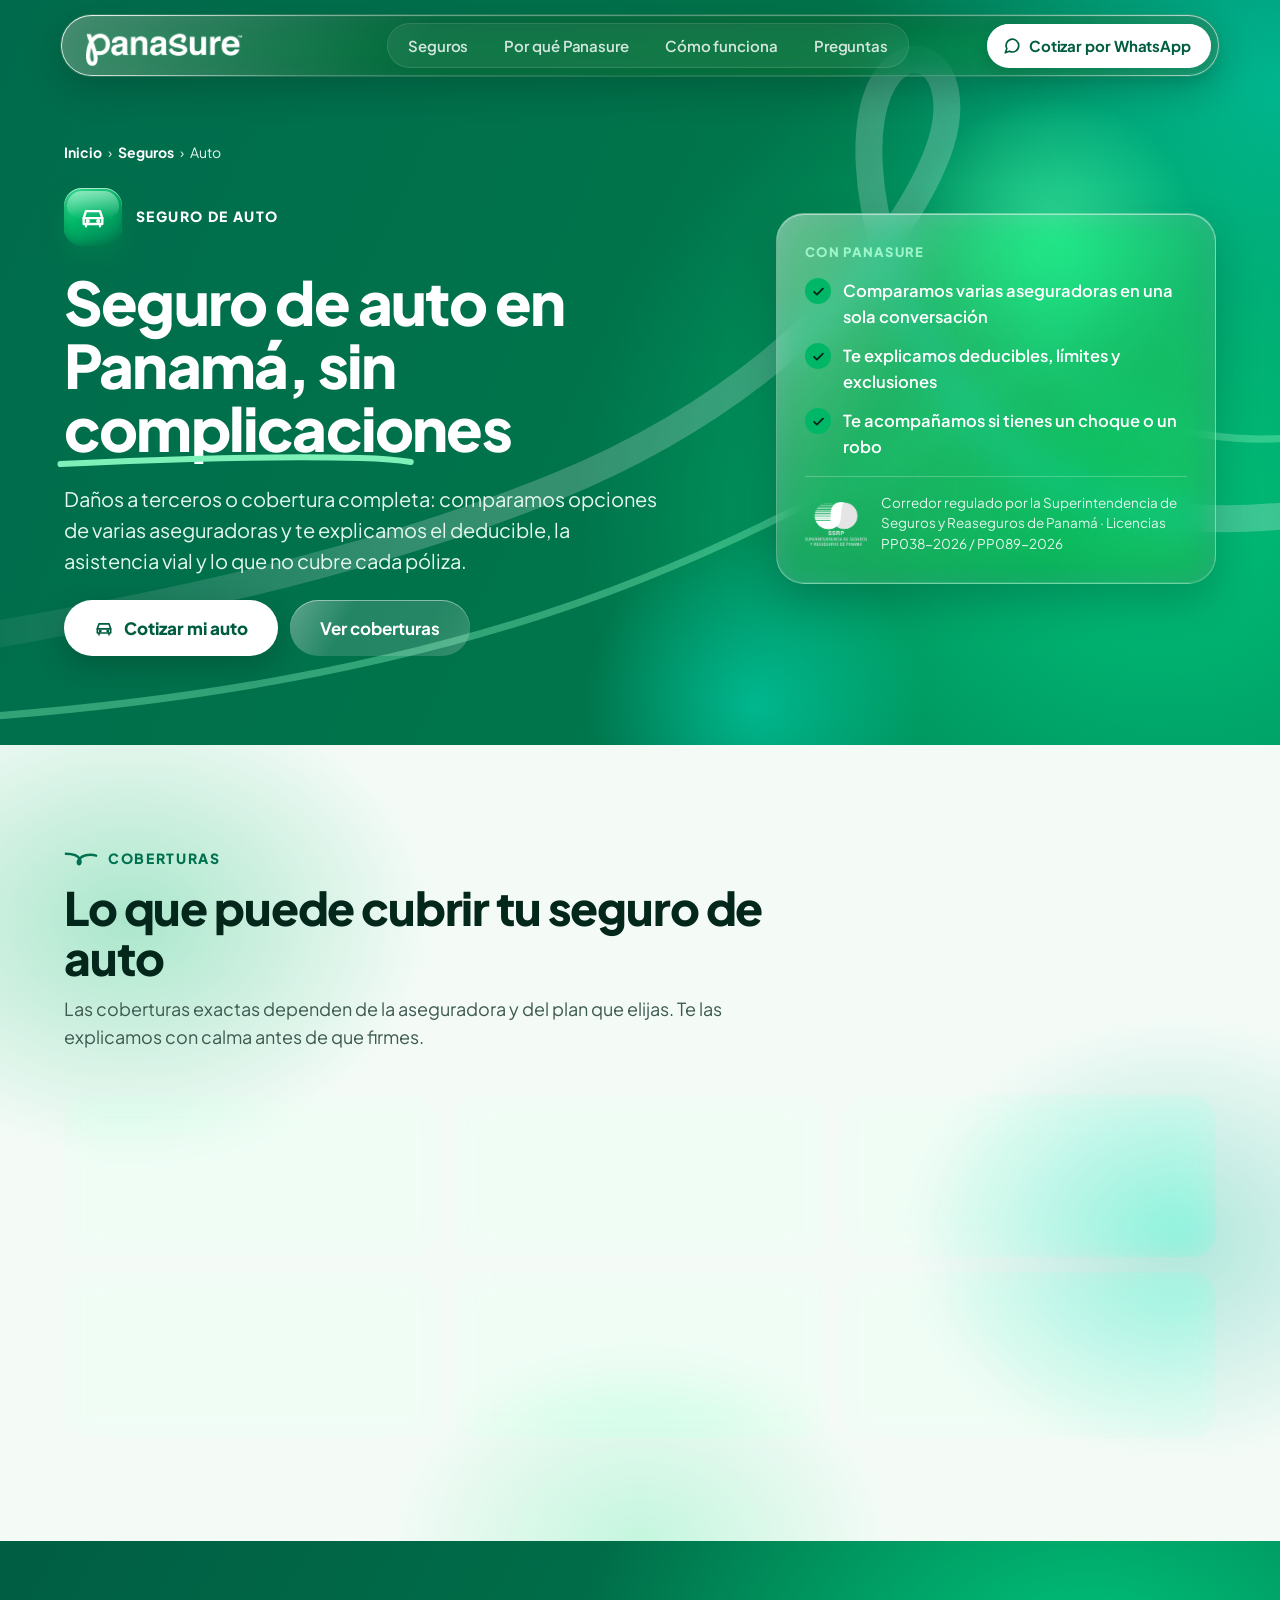
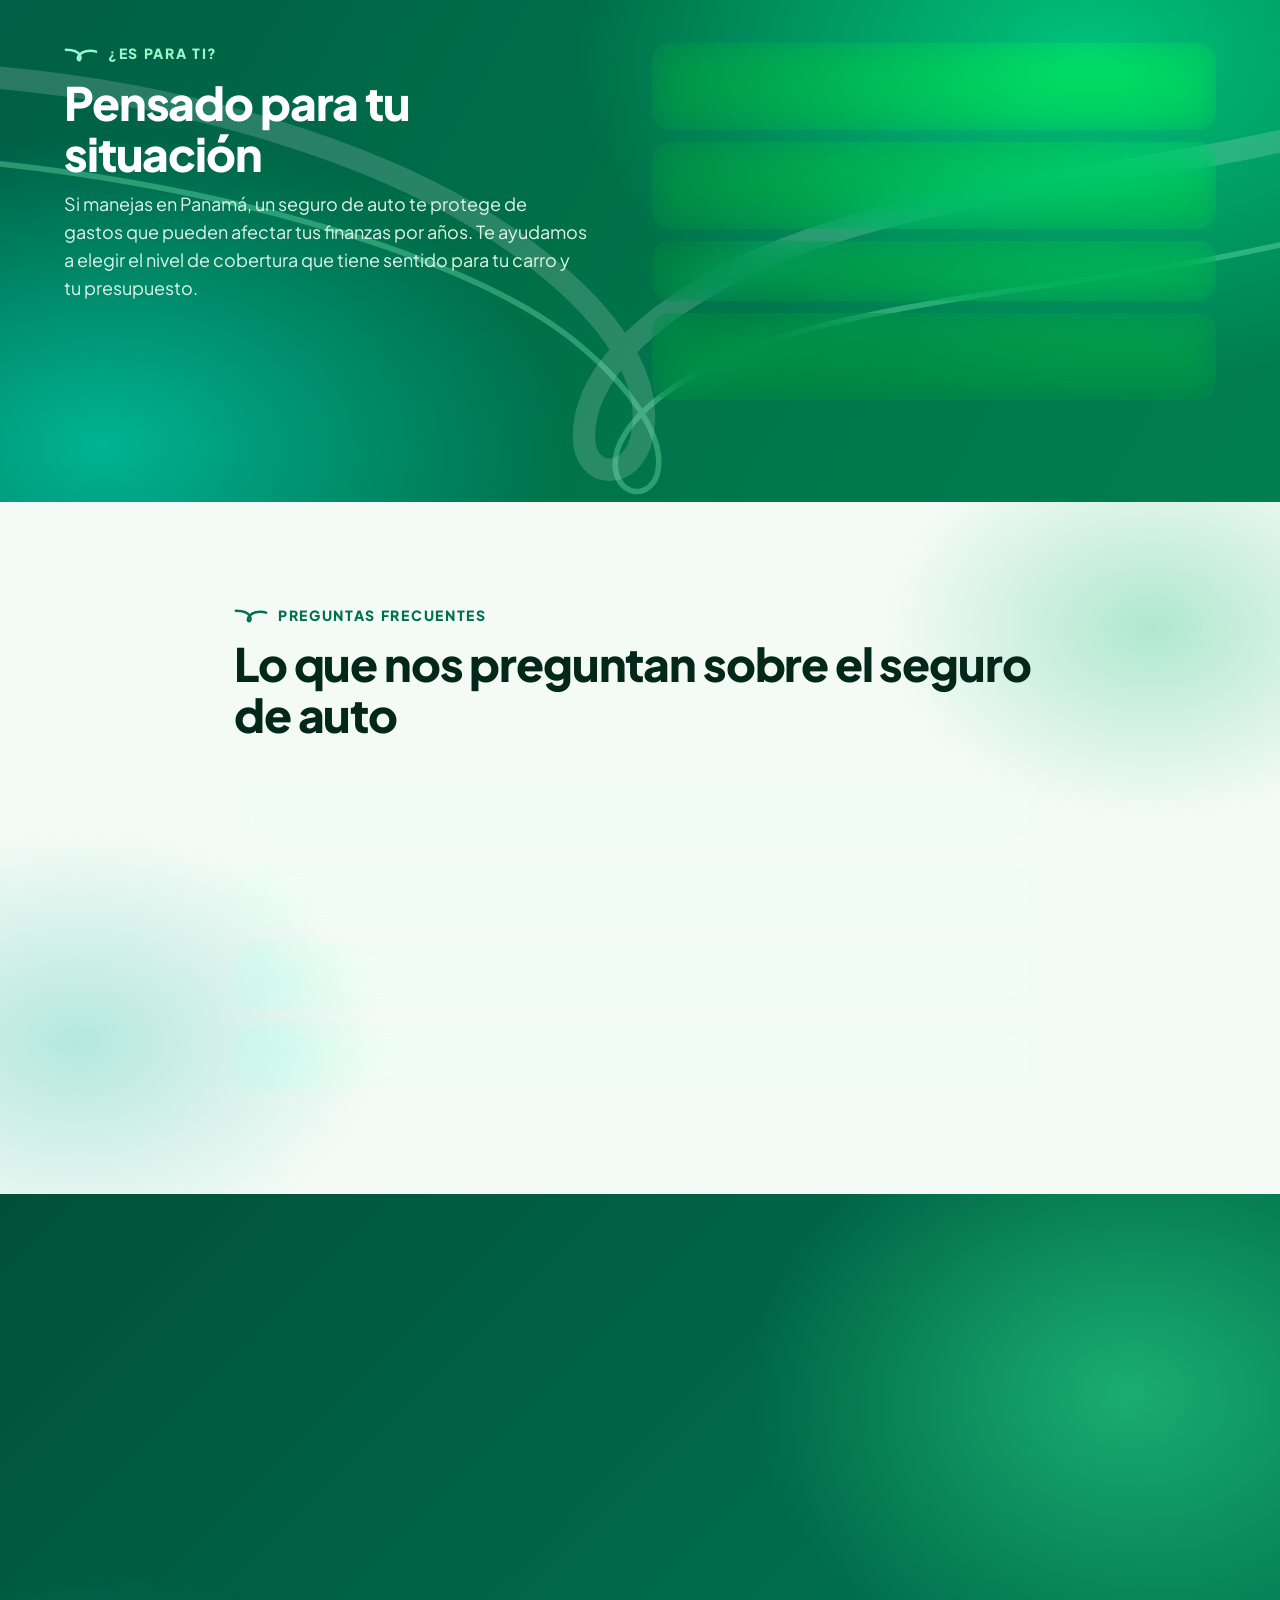
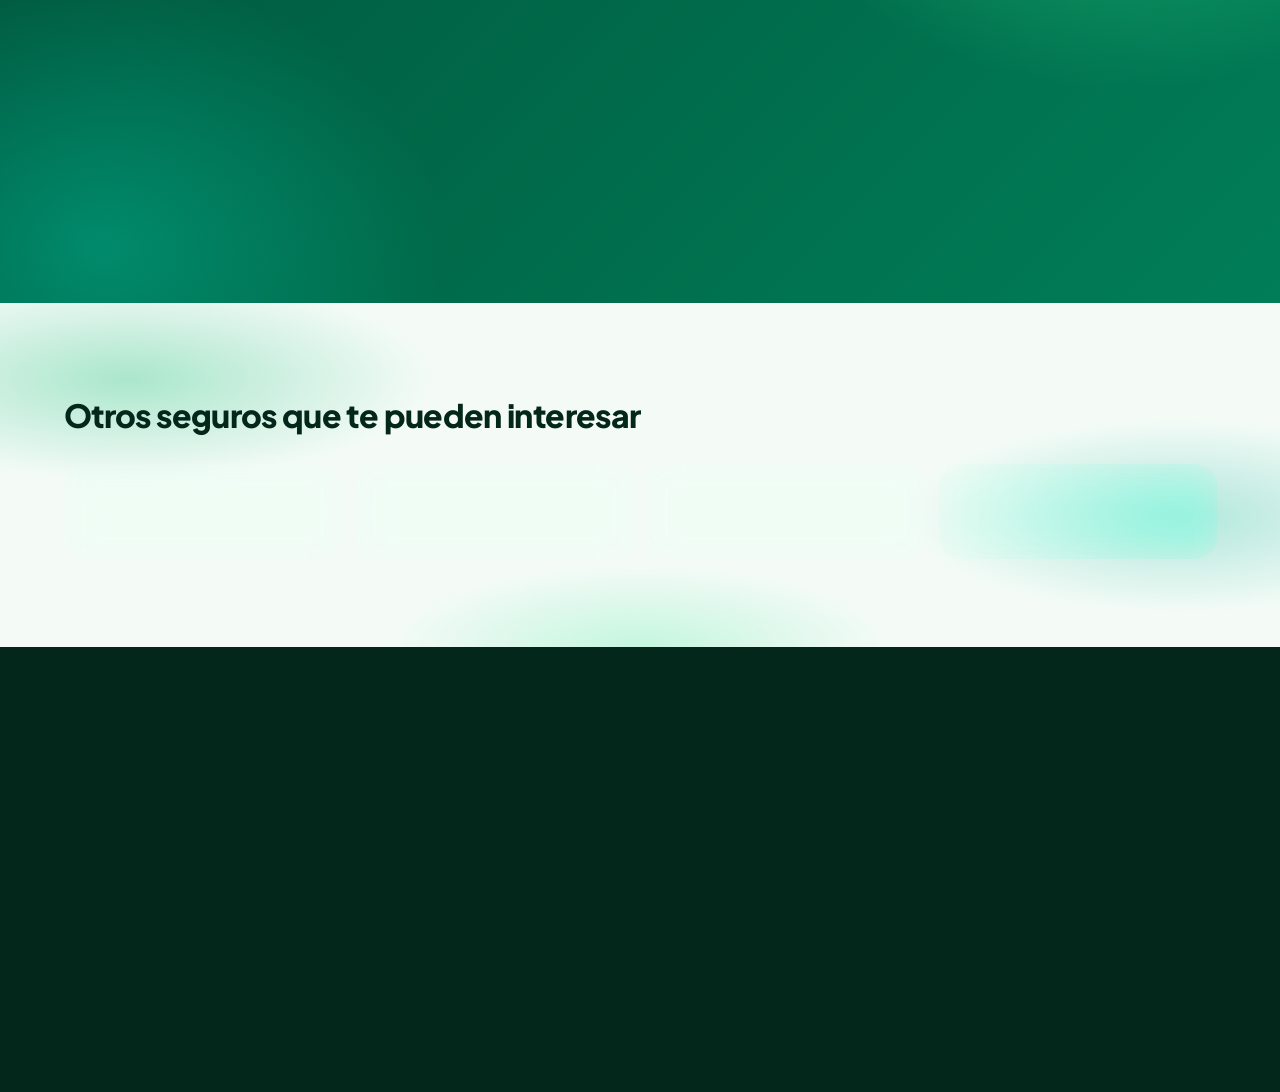
<file: seguro-de-auto/index.html>
<!doctype html>
<html lang="es">
<head>
<meta charset="utf-8">
<meta name="viewport" content="width=device-width, initial-scale=1, viewport-fit=cover">
<title>Seguro de auto en Panamá | Panasure</title>
<meta name="description" content="Cotiza tu seguro de auto en Panamá con Panasure: daños a terceros o cobertura completa, comparando varias aseguradoras. Te acompañamos también en el reclamo.">
<meta name="theme-color" content="#006B4C">
<link rel="canonical" href="https://somospanasure.com/seguro-de-auto/">
<link rel="icon" type="image/png" sizes="64x64" href="/favicon-64.png">
<link rel="apple-touch-icon" href="/apple-touch-icon.png">
<meta property="og:type" content="website">
<meta property="og:locale" content="es_PA">
<meta property="og:site_name" content="Panasure">
<meta property="og:title" content="Seguro de auto en Panamá | Panasure">
<meta property="og:description" content="Cotiza tu seguro de auto en Panamá con Panasure: daños a terceros o cobertura completa, comparando varias aseguradoras. Te acompañamos también en el reclamo.">
<meta property="og:url" content="https://somospanasure.com/seguro-de-auto/">
<meta property="og:image" content="https://somospanasure.com/og-image.jpg">
<meta property="og:image:width" content="1200">
<meta property="og:image:height" content="630">
<meta name="twitter:card" content="summary_large_image">
<link rel="preconnect" href="https://fonts.googleapis.com">
<link rel="preconnect" href="https://fonts.gstatic.com" crossorigin>
<link rel="stylesheet" href="https://fonts.googleapis.com/css2?family=Plus+Jakarta+Sans:wght@400..800&display=swap">
<style>body{margin:0}html{scroll-behavior:smooth}a{color:#00704F}a:hover{color:#005239}summary{cursor:pointer}section[id]{scroll-margin-top:96px}.page{background:radial-gradient(ellipse 55% 9% at 0% 31%,rgba(0,183,104,.26) 0%,rgba(0,183,104,0) 100%),radial-gradient(ellipse 50% 8% at 100% 39%,rgba(0,179,147,.24) 0%,rgba(0,179,147,0) 100%),radial-gradient(ellipse 55% 9% at 100% 55%,rgba(0,183,104,.22) 0%,rgba(0,183,104,0) 100%),radial-gradient(ellipse 50% 8% at 0% 64%,rgba(0,179,147,.22) 0%,rgba(0,179,147,0) 100%),radial-gradient(ellipse 55% 8% at 100% 82%,rgba(0,183,104,.24) 0%,rgba(0,183,104,0) 100%),#F4FBF7}.glass{background:rgba(255,255,255,.58);-webkit-backdrop-filter:blur(20px) saturate(170%);backdrop-filter:blur(20px) saturate(170%);border:1px solid rgba(255,255,255,.95);box-shadow:inset 0 1px 0 #FFFFFF,0 14px 36px rgba(0,80,54,.10)}.glassbar{background:rgba(0,62,43,.72);-webkit-backdrop-filter:blur(22px) saturate(180%);backdrop-filter:blur(22px) saturate(180%);border:1px solid rgba(255,255,255,.24);box-shadow:inset 0 1px 0 rgba(255,255,255,.38),inset 0 -1px 0 rgba(255,255,255,.08),0 12px 34px rgba(0,40,26,.26)}.glass-dark{background:rgba(0,40,28,.30);-webkit-backdrop-filter:blur(20px) saturate(160%);backdrop-filter:blur(20px) saturate(160%);border:1px solid rgba(255,255,255,.30);box-shadow:inset 0 1px 0 rgba(255,255,255,.35),0 18px 44px rgba(0,30,20,.28)}.glass-quote{background:rgba(255,255,255,.88);-webkit-backdrop-filter:blur(26px) saturate(180%);backdrop-filter:blur(26px) saturate(180%);border:1px solid rgba(255,255,255,.95);box-shadow:inset 0 1px 0 #FFFFFF,0 28px 70px rgba(0,40,26,.38)}.glass-btn{background:rgba(255,255,255,.14);-webkit-backdrop-filter:blur(14px) saturate(160%);backdrop-filter:blur(14px) saturate(160%);border:1px solid rgba(255,255,255,.55);box-shadow:inset 0 1px 0 rgba(255,255,255,.45)}.hero{background:radial-gradient(ellipse 45% 70% at 90% 68%,#00C27A 0%,rgba(0,194,122,0) 100%),radial-gradient(ellipse 34% 55% at 100% 12%,#00B393 0%,rgba(0,179,147,0) 100%),linear-gradient(115deg,#006B4C 0%,#00754B 55%,#008556 100%)}.band{background:radial-gradient(ellipse 40% 90% at 100% 50%,#00A070 0%,rgba(0,160,112,0) 100%),linear-gradient(115deg,#006B4C 0%,#007A50 100%)}@container pg (max-width: 760px){.hero{background:radial-gradient(ellipse 130% 36% at 60% 100%,#00C27A 0%,rgba(0,194,122,0) 100%),linear-gradient(170deg,#006B4C 0%,#008052 100%)}.nav-link{display:none !important}.cta-extra{display:none !important}.logo{height:30px !important}.glasswrap{padding:10px 12px !important;margin-bottom:-80px !important}.glassbar{padding:7px 7px 7px 18px !important}.hero-sec{padding-top:108px !important}.orb-a{display:none !important}.sec{padding-left:20px !important;padding-right:20px !important}.btn-row a{flex:1 1 100% !important;justify-content:center !important}.prod{flex-direction:row !important;align-items:flex-start !important;padding:20px !important;gap:16px !important}.prod-ico{width:46px !important;height:46px !important;flex:none !important}.prod h3{font-size:19px !important}.prod p{font-size:15.5px !important}.quote{padding:22px !important;border-radius:20px !important}.chip{flex:1 1 28% !important;padding:0 8px !important}.faq{padding:4px 18px !important}.foot-legal{flex-direction:column !important}}.chip{min-height:48px;padding:0 18px;border-radius:999px;border:2px solid #BFE3D1;background:#FFFFFF;color:#04271C;font:inherit;font-size:15px;font-weight:600;cursor:pointer}.chip[aria-pressed="true"]{border-color:#00704F;background:#00704F;color:#FFFFFF;font-weight:700}a:focus-visible,button:focus-visible,summary:focus-visible{outline:3px solid #7DF0B8;outline-offset:3px}.wrap{max-width:1200px;margin:0 auto;padding-left:24px;padding-right:24px;box-sizing:border-box}.kicker{margin:0;font-size:14px;font-weight:800;letter-spacing:.12em;text-transform:uppercase;color:#00704F}.h2{margin:0;font-size:clamp(28px,3.8cqw,46px);line-height:1.1;font-weight:800;letter-spacing:-.025em}.muted{color:#3D5A50}.grid{display:flex;flex-wrap:wrap;gap:16px}.grid>*{flex:1 1 320px;min-width:0;box-sizing:border-box}.btn{display:inline-flex;align-items:center;justify-content:center;gap:10px;min-height:56px;box-sizing:border-box;padding:0 30px;border-radius:999px;text-decoration:none;font:inherit;font-weight:800;font-size:17px;border:0;cursor:pointer}.btn-white{background:#FFFFFF;color:#005C40;box-shadow:0 10px 28px rgba(0,40,26,.28)}.btn-white:hover{color:#004030}.btn-dark{background:#04271C;color:#FFFFFF}.btn-dark:hover{background:#0B3A2B;color:#FFFFFF}.glass-btn{color:#FFFFFF}.glass-btn:hover{color:#FFFFFF;background:rgba(255,255,255,.24)}.crumbs{display:flex;flex-wrap:wrap;gap:6px;font-size:14px;color:#E4F7EE}.crumbs a{color:#FFFFFF;text-decoration:none;font-weight:700}.crumbs a:hover{color:#FFFFFF;text-decoration:underline}.check{flex:none;width:26px;height:26px;border-radius:50%;background:#00B768;color:#04271C;display:flex;align-items:center;justify-content:center}.field{display:flex;flex-direction:column;gap:6px;font-size:14.5px;font-weight:700;color:#04271C}.field input,.field select,.field textarea{font:inherit;font-size:16px;font-weight:500;color:#04271C;background:rgba(255,255,255,.92);border:1.5px solid #BFE3D1;border-radius:14px;padding:12px 14px;min-height:50px;box-sizing:border-box;width:100%}.field textarea{min-height:92px;resize:vertical}.field input:focus,.field select:focus,.field textarea:focus{outline:none;border-color:#00704F;box-shadow:0 0 0 4px rgba(0,183,104,.22)}.lift{transition:translate .35s cubic-bezier(.2,.7,.2,1),box-shadow .35s}.lift:hover{translate:0 -5px;box-shadow:inset 0 1px 0 #FFFFFF,0 22px 46px rgba(0,80,54,.16)}.wa-float{position:fixed;right:22px;bottom:calc(22px + env(safe-area-inset-bottom,0px));z-index:60;display:inline-flex;align-items:center;justify-content:center;gap:10px;min-height:58px;padding:0 24px 0 20px;box-sizing:border-box;border-radius:999px;background:rgba(0,183,104,.88);-webkit-backdrop-filter:blur(18px) saturate(180%);backdrop-filter:blur(18px) saturate(180%);border:1px solid rgba(255,255,255,.65);box-shadow:inset 0 1px 0 rgba(255,255,255,.6),0 16px 36px rgba(0,60,40,.35);color:#04271C;font-family:'Plus Jakarta Sans',system-ui,-apple-system,'Segoe UI',sans-serif;font-weight:800;font-size:16px;text-decoration:none;opacity:0;transform:translateY(18px) scale(.94);pointer-events:none;transition:opacity .35s,transform .35s cubic-bezier(.2,.7,.2,1)}.wa-float.show{opacity:1;transform:none;pointer-events:auto}.wa-float:hover{color:#04271C;background:rgba(0,200,114,.95)}@media (max-width:640px){.wa-float{right:16px;bottom:calc(16px + env(safe-area-inset-bottom,0px));width:58px;padding:0}.wa-float span{display:none}}@keyframes fadeUp{from{opacity:0;transform:translateY(24px)}to{opacity:1;transform:none}}@keyframes popIn{from{opacity:0;transform:translateY(34px) scale(.96)}to{opacity:1;transform:none}}@keyframes drift{0%,100%{transform:translate(0,0) scale(1)}50%{transform:translate(-36px,28px) scale(1.08)}}.orb{animation:drift 16s ease-in-out infinite}.orb+.orb{animation-duration:21s;animation-direction:reverse}.js .hero-in>*{animation:fadeUp .8s cubic-bezier(.2,.7,.2,1) both}.js .hero-in>*:nth-child(2){animation-delay:.08s}.js .hero-in>*:nth-child(3){animation-delay:.16s}.js .hero-in>*:nth-child(4){animation-delay:.24s}.js .hero-in>*:nth-child(5){animation-delay:.32s}.js .hero-in>*:nth-child(6){animation-delay:.4s}.js .pop{animation:popIn .95s .3s cubic-bezier(.2,.7,.2,1) both}.js .reveal{opacity:0;transform:translateY(30px);transition:opacity .75s cubic-bezier(.2,.7,.2,1) var(--d,0s),transform .75s cubic-bezier(.2,.7,.2,1) var(--d,0s)}.js .reveal.in{opacity:1;transform:none}@media (prefers-reduced-motion: reduce){*,*::before,*::after{animation:none !important;transition:none !important}.js .reveal{opacity:1;transform:none}html{scroll-behavior:auto}}/* ---- Velocidad ---- */.page{background:#F4FBF7 !important;overflow-x:clip}.cv{content-visibility:auto;contain-intrinsic-size:auto 900px}.orb{will-change:transform}/* ---- Trazo con lazo (de la P del logo) ---- */.loop-bg{position:absolute;inset:0;width:100%;height:100%;z-index:0;pointer-events:none}.has-loop{position:relative;overflow:hidden}.has-loop>:not(.loop-bg){position:relative;z-index:1}.draw path{stroke-dasharray:1}.js .draw path{stroke-dashoffset:1;transition:stroke-dashoffset 2.6s cubic-bezier(.45,.05,.2,1) var(--dd,0s)}.js .draw.in path{stroke-dashoffset:0}.swash{position:relative;display:inline-block;white-space:nowrap}.swash svg{position:absolute;left:-3%;bottom:-.22em;width:106%;height:.44em;overflow:visible;pointer-events:none}.kicker{display:flex;align-items:center;gap:10px}.kicker::before{content:"";flex:none;width:34px;height:17px;background:currentColor;-webkit-mask:url("data:image/svg+xml,%3Csvg xmlns='http://www.w3.org/2000/svg' viewBox='0 0 36 18' fill='none' stroke='%23000' stroke-width='2.6' stroke-linecap='round'%3E%3Cpath d='M2 4 C 9 4, 15 6, 17 10 C 18.5 13.5, 16.5 16.5, 15 14.5 C 13.5 12.5, 17 6.5, 23 5.5 C 28 4.7, 31 5, 34 6'/%3E%3C/svg%3E") center/contain no-repeat;mask:url("data:image/svg+xml,%3Csvg xmlns='http://www.w3.org/2000/svg' viewBox='0 0 36 18' fill='none' stroke='%23000' stroke-width='2.6' stroke-linecap='round'%3E%3Cpath d='M2 4 C 9 4, 15 6, 17 10 C 18.5 13.5, 16.5 16.5, 15 14.5 C 13.5 12.5, 17 6.5, 23 5.5 C 28 4.7, 31 5, 34 6'/%3E%3C/svg%3E") center/contain no-repeat}@container pg (max-width: 760px){.loop-bg path{stroke-width:18}}/* ---- Cabecera de vidrio líquido ---- */.glasswrap .glassbar{background:linear-gradient(180deg,rgba(0,62,43,.44) 0%,rgba(0,46,32,.30) 100%) !important;-webkit-backdrop-filter:blur(26px) saturate(200%) brightness(1.05) !important;backdrop-filter:blur(26px) saturate(200%) brightness(1.05) !important;border:1px solid rgba(255,255,255,.14) !important;box-shadow:inset 0 1px 1px rgba(255,255,255,.35),inset 0 -1px 1px rgba(255,255,255,.08),inset 0 0 24px rgba(255,255,255,.06),0 12px 34px rgba(0,30,20,.24) !important;transition:background .5s,border-color .5s,box-shadow .5s,max-width .55s cubic-bezier(.2,.7,.2,1),padding .55s cubic-bezier(.2,.7,.2,1),color .4s}.glassbar::after{content:"";position:absolute;inset:0;border-radius:inherit;padding:1.2px;pointer-events:none;background:linear-gradient(115deg,rgba(255,255,255,.9) 0%,rgba(255,255,255,.18) 22%,rgba(255,255,255,0) 50%,rgba(255,255,255,.12) 78%,rgba(255,255,255,.6) 100%);-webkit-mask:linear-gradient(#000 0 0) content-box,linear-gradient(#000 0 0);-webkit-mask-composite:xor;mask-composite:exclude}.glasswrap.scrolled .glassbar{max-width:1060px !important;background:linear-gradient(180deg,rgba(0,58,40,.58) 0%,rgba(0,44,30,.46) 100%) !important}.hdr{display:grid !important;grid-template-columns:1fr auto 1fr;align-items:center;column-gap:16px}.hdr-logo{justify-self:start;display:flex;align-items:center;min-height:44px;text-decoration:none}.hdr-nav{display:flex;align-items:center;gap:2px;padding:4px;border-radius:999px;background:rgba(255,255,255,.07);box-shadow:inset 0 0 0 1px rgba(255,255,255,.12),inset 0 1px 2px rgba(0,30,20,.12);transition:background .5s,box-shadow .5s}.hdr-nav .nav-link{position:relative;display:block;font-size:15px;font-weight:600;letter-spacing:-.006em;line-height:1;color:rgba(255,255,255,.82);text-decoration:none;padding:11px 17px;border-radius:999px;white-space:nowrap;transition:color .3s,background .3s,box-shadow .3s}.hdr-nav .nav-link:hover{color:#FFFFFF;background:rgba(255,255,255,.12)}.hdr-nav .nav-link.is-active{color:#04271C;background:#FFFFFF;box-shadow:inset 0 1px 0 #FFFFFF,0 3px 10px rgba(0,30,20,.20)}.glasswrap.light .hdr-nav{background:rgba(0,112,79,.06);box-shadow:inset 0 0 0 1px rgba(0,112,79,.10),inset 0 1px 2px rgba(0,60,40,.06)}.glasswrap.light .hdr-nav .nav-link{color:#3D5A50}.glasswrap.light .hdr-nav .nav-link:hover{color:#04271C;background:rgba(0,112,79,.08)}.glasswrap.light .hdr-nav .nav-link.is-active{color:#FFFFFF;background:#00704F;box-shadow:0 3px 10px rgba(0,112,79,.3)}.hdr-cta{justify-self:end;display:inline-flex;align-items:center;gap:8px;min-height:44px;box-sizing:border-box;padding:0 20px 0 16px;border-radius:999px;background:#FFFFFF;color:#005C40;font-size:15px;font-weight:700;letter-spacing:-.006em;text-decoration:none;white-space:nowrap;transition:background .4s,color .4s,transform .25s,box-shadow .4s;box-shadow:inset 0 1px 0 #FFFFFF,0 6px 16px rgba(0,30,20,.18)}.hdr-cta:hover{color:#004030}.glasswrap.light .hdr-cta:hover{color:#FFFFFF}@container pg (max-width: 1100px){.hdr-nav .nav-link{padding:10px 12px;font-size:14.5px}.hdr .cta-extra{display:none !important}}@container pg (max-width: 900px){.hdr-nav{display:none !important}.hdr{grid-template-columns:1fr auto}}.hdr-cta:hover{transform:translateY(-1px)}.logo-dark{display:none !important}.glasswrap.light .glassbar{color:#04271C !important;background:linear-gradient(180deg,rgba(255,255,255,.68) 0%,rgba(255,255,255,.44) 100%) !important;border-color:rgba(255,255,255,.85) !important;box-shadow:inset 0 1px 1px #FFFFFF,inset 0 -1px 1px rgba(255,255,255,.5),inset 0 0 24px rgba(255,255,255,.4),0 12px 34px rgba(0,80,54,.16) !important}.glasswrap.light .glassbar::after{background:linear-gradient(115deg,#FFFFFF 0%,rgba(255,255,255,.4) 25%,rgba(0,112,79,.10) 55%,rgba(255,255,255,.3) 80%,#FFFFFF 100%)}.glasswrap.light .hdr-cta{background:#04271C;color:#FFFFFF;box-shadow:inset 0 1px 0 rgba(255,255,255,.2),0 6px 16px rgba(0,30,20,.25)}.glasswrap.light .logo-light{display:none !important}.glasswrap.light .logo-dark{display:block !important}@container pg (max-width: 760px){.glasswrap.scrolled .glassbar{max-width:100% !important}}/* ---- Dinamismo ---- */.strip .ss{display:none}.sr-only{position:absolute !important;width:1px;height:1px;padding:0;margin:-1px;overflow:hidden;clip:rect(0 0 0 0);white-space:nowrap;border:0}.rot{display:inline-grid;justify-items:start;vertical-align:bottom}.rot>.rot-ghost,.rot>.rot-w{grid-area:1/1}.rot-ghost{visibility:hidden}.rot svg{left:-2%;width:calc(var(--sw,100%) * 1.04);transition:width .45s cubic-bezier(.2,.7,.2,1)}.rot-w{display:inline-block;transition:transform .38s cubic-bezier(.2,.7,.2,1),opacity .38s}.rot-w.out{opacity:0;transform:translateY(-.4em)}.rot-w.pre{opacity:0;transform:translateY(.4em);transition:none}.hdr-prog{position:absolute;left:30px;right:30px;bottom:3px;height:2px;border-radius:2px;background:linear-gradient(90deg,#2EE08C,#7DF0B8);transform:scaleX(var(--p,0));transform-origin:left;pointer-events:none;opacity:.85}.glasswrap.light .hdr-prog{background:linear-gradient(90deg,#00B768,#00704F)}.ticker{position:relative;z-index:1;overflow:hidden;padding:4px 0 clamp(80px,9cqw,104px);-webkit-mask:linear-gradient(90deg,transparent 0,#000 12%,#000 88%,transparent 100%);mask:linear-gradient(90deg,transparent 0,#000 12%,#000 88%,transparent 100%)}.ticker-track{display:flex;width:max-content;animation:tk 48s linear infinite}.ticker:hover .ticker-track{animation-play-state:paused}.tk-set{display:flex;align-items:center;gap:12px;padding-right:12px}.tk-chip{display:inline-flex;align-items:center;gap:10px;padding:7px 18px 7px 7px;border-radius:999px;background:linear-gradient(140deg,rgba(255,255,255,.22) 0%,rgba(255,255,255,.07) 100%);border:1px solid rgba(255,255,255,.3);box-shadow:inset 0 1px 0 rgba(255,255,255,.42),0 6px 18px rgba(0,40,26,.12);color:#FFFFFF;font-size:16px;font-weight:700;letter-spacing:-.005em;white-space:nowrap}.tk-ico{flex:none;width:34px;height:34px;border-radius:50%;display:flex;align-items:center;justify-content:center;background:linear-gradient(150deg,#FFFFFF 0%,#DDF8EA 100%);color:#00704F;box-shadow:inset 0 -2px 4px rgba(0,112,79,.15)}@keyframes tk{to{transform:translateX(-50%)}}summary{list-style:none;display:flex;align-items:center;justify-content:space-between;gap:16px}summary::-webkit-details-marker{display:none}summary::after{content:"";flex:none;width:30px;height:30px;border-radius:50%;background:#00B768 url("data:image/svg+xml,%3Csvg xmlns='http://www.w3.org/2000/svg' viewBox='0 0 24 24' fill='none' stroke='%23FFFFFF' stroke-width='2.6' stroke-linecap='round'%3E%3Cpath d='M12 6v12M6 12h12'/%3E%3C/svg%3E") center/16px no-repeat;transition:transform .35s cubic-bezier(.3,1.6,.5,1),background-color .3s}details[open]>summary::after{transform:rotate(135deg);background-color:#00704F}details[open]>p{animation:fadeUp .45s cubic-bezier(.2,.7,.2,1)}.step{position:relative;flex-direction:column !important;gap:14px !important}.step::after{content:"";position:absolute;top:27px;left:72px;right:-20px;height:3px;border-radius:3px;background:linear-gradient(90deg,#00B768,rgba(0,183,104,.12));transform:scaleX(0);transform-origin:left;transition:transform 1s cubic-bezier(.2,.7,.2,1) calc(var(--d,0s) + .35s)}.step:last-child::after{display:none}.step.in::after{transform:scaleX(1)}.js .step .num{transform:scale(.3);opacity:0;transition:transform .6s cubic-bezier(.3,1.6,.5,1) calc(var(--d,0s) + .1s),opacity .3s calc(var(--d,0s) + .1s)}.js .step.in .num{transform:none;opacity:1}.step .num{box-shadow:0 0 0 8px rgba(0,183,104,.14),0 10px 22px rgba(0,150,85,.3)}@keyframes icoPop{from{transform:scale(.4) rotate(-25deg);opacity:0}}.js .prod.reveal.in .ico-tile,.js #por-que .reveal.in>div:first-child{animation:icoPop .75s cubic-bezier(.3,1.6,.5,1) calc(var(--d,0s) + .25s) backwards}.loop-par{will-change:translate}@container pg (max-width: 1000px){.step::after{display:none}}@container pg (max-width: 760px){.step{flex-direction:row !important;gap:18px !important;padding-bottom:6px}.step::after{display:block;top:66px;left:27px;right:auto;bottom:-22px;width:3px;height:auto;background:linear-gradient(180deg,#00B768,rgba(0,183,104,.12));transform:scaleY(0);transform-origin:top}.step.in::after{transform:scaleY(1)}.hdr-prog{left:20px;right:20px}.hero-sec.has-tk{padding-bottom:28px !important}.tk-chip{font-size:14.5px;padding:6px 15px 6px 6px}.tk-ico{width:30px;height:30px}.ticker{padding-bottom:74px}}@media (prefers-reduced-motion: reduce){.ticker-track{animation:none}}/* ---- Política de privacidad ---- */.pol{display:grid;grid-template-columns:260px minmax(0,1fr);gap:48px;align-items:start}.pol-toc,.pol-toc.glass{position:sticky;top:100px;}.pol-toc{border-radius:22px;padding:20px;display:flex;flex-direction:column;gap:2px;font-size:14.5px}.pol-toc p{margin:0 0 8px;font-size:12.5px;font-weight:800;letter-spacing:.1em;text-transform:uppercase;color:#00704F}.pol-toc a{color:#3D5A50;text-decoration:none;padding:7px 10px;border-radius:10px;font-weight:600;line-height:1.35;transition:background .25s,color .25s}.pol-toc a:hover{background:rgba(0,112,79,.08);color:#04271C}.pol-body{max-width:780px;display:flex;flex-direction:column;gap:14px}.pol-sec{scroll-margin-top:100px;padding:26px 0 22px;border-bottom:1px solid rgba(0,112,79,.12)}.pol-sec h2{margin:0 0 12px;display:flex;align-items:baseline;gap:14px;font-size:clamp(21px,2.2cqw,26px);line-height:1.25;font-weight:800;letter-spacing:-.015em}.pol-sec h2 span{flex:none;font-size:14px;font-weight:800;color:#00B768;letter-spacing:.04em}.pol-sec p{margin:0 0 12px;color:#23463A}.pol-sec ul{margin:0 0 12px;padding-left:22px;color:#23463A;display:flex;flex-direction:column;gap:8px}.pol-sec li::marker{color:#00B768}.pol-sec a{color:#00704F;font-weight:700}.pol-cta{margin-top:24px;border-radius:24px;padding:24px 28px;display:flex;flex-wrap:wrap;align-items:center;justify-content:space-between;gap:16px;color:#FFFFFF}.pol-cta p{margin:0;font-size:19px;font-weight:800}@container pg (max-width: 900px){.pol{grid-template-columns:1fr;gap:20px}.pol-toc.glass{position:static}}@container pg (max-width: 760px){.pol-toc{display:none !important}.pol-cta{padding:20px}.pol-cta .btn{width:100%}}/* ---- Cierre de cotización ---- */.cta-deep{background:radial-gradient(42% 60% at 88% 28%,rgba(46,224,140,.55) 0%,rgba(46,224,140,0) 70%),radial-gradient(38% 55% at 8% 92%,rgba(0,179,147,.5) 0%,rgba(0,179,147,0) 70%),linear-gradient(135deg,#00513A 0%,#006848 50%,#007E57 100%)}.cta-grid{display:grid;grid-template-columns:minmax(0,1fr) minmax(0,480px);align-items:center;gap:40px 72px}.cta-copy{display:flex;flex-direction:column;gap:clamp(16px,2.2cqw,22px)}.cta-h2{margin:0;font-size:clamp(34px,4.8cqw,60px);line-height:1.04;font-weight:800;letter-spacing:-.03em}.cta-lead{margin:0;font-size:clamp(17px,1.6cqw,19px);color:#DDF5EA;max-width:500px}.cta-feats{display:grid;grid-template-columns:repeat(3,minmax(0,1fr));gap:10px;max-width:540px}.cta-feat{border-radius:20px;padding:16px;display:flex;flex-direction:column;gap:3px}.cta-feat strong{font-size:17px;font-weight:800;margin-top:8px}.cta-feat small{font-size:13px;color:#C9EEDC}.cta-ico{width:38px;height:38px;border-radius:12px;display:flex;align-items:center;justify-content:center;background:linear-gradient(150deg,#FFFFFF,#DDF8EA);color:#00704F;box-shadow:inset 0 -2px 4px rgba(0,112,79,.15)}.cta-adv{max-width:540px;box-sizing:border-box;border-radius:22px;padding:12px 12px 12px 12px;display:flex;align-items:center;gap:14px}.cta-adv img{flex:none;width:52px;height:52px;border-radius:16px;box-shadow:0 6px 16px rgba(0,30,20,.3)}.cta-adv-t{flex:1;min-width:0;display:flex;flex-direction:column;gap:2px}.cta-adv-t strong{font-size:16px}.cta-adv-t span{font-size:13.5px;color:#C9EEDC;line-height:1.35}.cta-adv .btn{min-height:46px;padding:0 18px;font-size:15px}@container pg (max-width: 900px){.cta-grid{grid-template-columns:1fr}.cta-card{max-width:520px}}@container pg (max-width: 760px){.cta-feats{gap:8px}.cta-feat{padding:12px 10px;border-radius:16px}.cta-feat strong{font-size:15px}.cta-feat small{font-size:12px}.cta-ico{width:32px;height:32px;border-radius:10px}.cta-adv-t span{display:none}.cta-adv .btn{padding:0 14px}}/* ---- Cotizador de auto ---- */html.ao-lock{overflow:hidden}.ao{position:fixed;inset:0;z-index:100;display:flex;align-items:center;justify-content:center;padding:24px;box-sizing:border-box;font-family:'Plus Jakarta Sans',system-ui,-apple-system,'Segoe UI',sans-serif;color:#04271C;line-height:1.5}.ao[hidden]{display:none}.ao-back{position:absolute;inset:0;background:rgba(0,36,24,.5);-webkit-backdrop-filter:blur(10px);backdrop-filter:blur(10px);opacity:0;transition:opacity .3s}.ao.on .ao-back{opacity:1}.ao-panel{position:relative;width:min(1020px,100%);height:min(720px,100%);border-radius:30px;display:flex;flex-direction:column;overflow:hidden;background:linear-gradient(160deg,#FFFFFF 0%,#F4FBF7 100%);box-shadow:0 40px 100px rgba(0,30,20,.45),inset 0 1px 0 #FFFFFF;opacity:0;transform:translateY(26px) scale(.97);transition:opacity .35s,transform .5s cubic-bezier(.2,.7,.2,1)}.ao.on .ao-panel{opacity:1;transform:none}.ao-head{display:flex;align-items:center;justify-content:space-between;gap:16px;padding:22px 28px 16px}.ao-brandline{display:flex;align-items:center;gap:12px}.ao-title{margin:0;font-size:20px;font-weight:800;letter-spacing:-.01em}.ao-sub{margin:0;font-size:13.5px;color:#3D5A50}.ao-x{flex:none;width:44px;height:44px;border-radius:50%;border:0;background:rgba(0,112,79,.08);color:#04271C;cursor:pointer;display:flex;align-items:center;justify-content:center;transition:background .25s,transform .25s}.ao-x:hover{background:rgba(0,112,79,.16);transform:rotate(90deg)}.ao-stepper{padding:0 28px 4px !important;grid-template-columns:repeat(4,minmax(0,1fr)) !important}.ao-grid{flex:1;min-height:0;display:grid;grid-template-columns:minmax(0,1fr) 310px;border-top:1px solid rgba(0,112,79,.08);margin-top:12px}.ao-main{overflow-y:auto;overscroll-behavior:contain;padding:22px 28px 28px}.ao-sum{border-left:1px solid rgba(0,112,79,.1);background:linear-gradient(180deg,#EFFAF4,#E3F6EC);padding:22px;display:flex;flex-direction:column;gap:14px;overflow-y:auto}.ao-foot[hidden]{display:none}.ao-foot{display:flex;align-items:center;justify-content:space-between;gap:12px;padding:14px 28px;border-top:1px solid rgba(0,112,79,.1);background:rgba(255,255,255,.85)}.ao-foot .btn{min-height:52px;border-radius:14px;padding:0 28px;font-size:16px}.ao-foot .btn[disabled]{opacity:.35;cursor:not-allowed}.ao-step{display:none;flex-direction:column;gap:18px}.ao-step.is-on{display:flex;animation:wizIn .45s cubic-bezier(.2,.7,.2,1)}.ao-step.is-on.from-back{animation-name:wizBack}.ao-h{margin:0;font-size:clamp(22px,2.4vw,26px);font-weight:800;letter-spacing:-.02em;outline:none}.ao-covs{display:grid;grid-template-columns:repeat(2,minmax(0,1fr));gap:16px;padding-top:8px}.ao-cov{position:relative;text-align:left;font:inherit;color:inherit;background:#FFFFFF;border:2px solid rgba(0,112,79,.14);border-radius:22px;padding:22px 20px 20px;display:flex;flex-direction:column;gap:10px;cursor:pointer;transition:border-color .25s,box-shadow .25s,transform .25s}.ao-cov:hover{transform:translateY(-3px);box-shadow:0 16px 32px rgba(0,112,79,.14)}.ao-cov[aria-pressed="true"]{border-color:#00704F;box-shadow:0 0 0 4px rgba(0,183,104,.18),0 16px 32px rgba(0,112,79,.14)}.ao-cov-top{display:flex;align-items:center;gap:10px;font-size:18px}.ao-radio{flex:none;width:22px;height:22px;border-radius:50%;border:2px solid #9DBFB1;box-sizing:border-box;transition:border .25s}.ao-cov[aria-pressed="true"] .ao-radio{border:7px solid #00704F}.ao-cov-d{margin:0;font-size:14.5px;color:#3D5A50}.ao-cov ul{list-style:none;margin:4px 0 0;padding:14px 0 0;border-top:1px dashed rgba(0,112,79,.18);display:flex;flex-direction:column;gap:8px;font-size:14px;font-weight:600}.ao-cov li{display:flex;align-items:center;gap:9px}.ao-cov li::before{content:"";flex:none;width:20px;height:20px;border-radius:50%;background:#00B768 url("data:image/svg+xml,%3Csvg xmlns='http://www.w3.org/2000/svg' viewBox='0 0 24 24' fill='none' stroke='%23FFFFFF' stroke-width='3.2' stroke-linecap='round' stroke-linejoin='round'%3E%3Cpath d='M5 12.5l4.5 4.5L19 7.5'/%3E%3C/svg%3E") center/12px no-repeat}.ao-cov li.n{color:#8AA399;font-weight:500}.ao-cov li.n::before{background:#E4EEE9 url("data:image/svg+xml,%3Csvg xmlns='http://www.w3.org/2000/svg' viewBox='0 0 24 24' fill='none' stroke='%238AA399' stroke-width='3' stroke-linecap='round'%3E%3Cpath d='M7 7l10 10M17 7L7 17'/%3E%3C/svg%3E") center/10px no-repeat}.ao-badge{position:absolute;top:-12px;right:16px;padding:5px 11px;border-radius:999px;background:linear-gradient(90deg,#00B768,#00704F);color:#FFFFFF;font-size:11.5px;font-weight:800;box-shadow:0 6px 14px rgba(0,112,79,.3)}.ao-help{align-self:flex-start;font:inherit;font-size:15px;font-weight:700;color:#00704F;background:none;border:0;padding:8px 0;cursor:pointer}.ao-help[aria-pressed="true"]{text-decoration:underline;text-underline-offset:4px}.ao-f{display:flex;flex-direction:column;gap:9px;min-width:0}.ao-f>span{font-size:14px;font-weight:800}.ao-row{display:grid;grid-template-columns:minmax(0,2fr) minmax(0,1fr);gap:12px}.ao-brands{display:grid;grid-template-columns:repeat(4,minmax(0,1fr));gap:8px}.ao-brand{display:flex;align-items:center;gap:9px;min-height:48px;padding:8px 10px;border-radius:14px;border:1.5px solid rgba(0,112,79,.14);background:#FFFFFF;font:inherit;font-size:14px;font-weight:700;color:#04271C;cursor:pointer;text-align:left;transition:border-color .2s,background .2s,transform .2s}.ao-brand:hover{border-color:#00B768;transform:translateY(-2px)}.ao-brand[aria-pressed="true"]{border-color:#00704F;background:#E3F8EE}.ao-brand[hidden]{display:none}.ao-brand span:last-child{min-width:0;overflow:hidden;text-overflow:ellipsis;white-space:nowrap}.ao-brands{grid-template-columns:repeat(4,minmax(0,1fr)) !important}.ao-brand{flex-direction:column !important;align-items:center !important;justify-content:center;gap:4px !important;padding:12px 6px 10px !important;min-height:84px !important;text-align:center !important}.ao-sil-box{position:relative;display:flex;align-items:center;justify-content:center;width:100%;height:30px;color:#7FA796;transition:color .25s,transform .35s cubic-bezier(.3,1.6,.5,1)}.ao-brand:hover .ao-sil-box{color:#00B768;transform:translateX(3px)}.ao-brand[aria-pressed="true"] .ao-sil-box{color:#00704F}.ao-brand-otra .ao-sil-box svg{opacity:.35}.ao-plus{position:absolute;inset:0;display:flex;align-items:center;justify-content:center;font-size:20px;font-weight:800;color:#00704F}.ao-bn{font-size:13.5px;font-weight:800;letter-spacing:-.005em;max-width:100%;overflow:hidden;text-overflow:ellipsis;white-space:nowrap}.ao-stage{position:relative;flex:none;height:118px;border-radius:20px;overflow:hidden;background:radial-gradient(70% 90% at 50% 110%,rgba(0,183,104,.28),rgba(0,183,104,0) 70%),linear-gradient(180deg,#FFFFFF,#EAF8F0);box-shadow:inset 0 0 0 1px rgba(0,112,79,.1)}.ao-road{position:absolute;left:0;right:0;bottom:20px;height:2px;background:repeating-linear-gradient(90deg,rgba(0,112,79,.4) 0 14px,transparent 14px 26px);opacity:.5}.ao-stage.ready .ao-road{animation:road .9s linear infinite}@keyframes road{to{background-position:-26px 0}}.ao-big{position:absolute;left:50%;bottom:16px;width:170px;height:auto;margin-left:-85px;color:#B5CEC3;opacity:0;transform:translateX(-30px);transition:opacity .45s,transform .6s cubic-bezier(.2,.7,.2,1),color .4s}.ao-big.on{opacity:1;transform:none}.ao-stage.ready .ao-big.on{color:#00704F}.ao-rev-sil{flex:none;width:96px;height:56px;border-radius:16px;background:linear-gradient(180deg,#FFFFFF,#E3F8EE);display:flex;align-items:center;justify-content:center;color:#00704F;box-shadow:inset 0 0 0 1px rgba(0,112,79,.12)}.ao-rev-sil svg{width:80px;height:auto;position:static;margin:0;opacity:1;transform:none;color:#00704F}@media (prefers-reduced-motion: reduce){.ao-stage.ready .ao-road{animation:none}}@media (max-width: 760px){.ao-brands{grid-template-columns:repeat(3,minmax(0,1fr)) !important}.ao-brand{min-height:78px !important}}.ao-send[hidden],.ao-next[hidden]{display:none !important}.ao-mono{flex:none;width:28px;height:28px;border-radius:9px;display:flex;align-items:center;justify-content:center;background:linear-gradient(150deg,#3BE596,#007A52);color:#FFFFFF;font-size:13px;font-weight:800}select.wiz-input{-webkit-appearance:none;appearance:none;background:rgba(255,255,255,.92) url("data:image/svg+xml,%3Csvg xmlns='http://www.w3.org/2000/svg' viewBox='0 0 24 24' fill='none' stroke='%2300704F' stroke-width='2.6' stroke-linecap='round' stroke-linejoin='round'%3E%3Cpath d='M6 9l6 6 6-6'/%3E%3C/svg%3E") right 14px center/16px no-repeat;padding-right:40px;cursor:pointer}.ao-valbox{background:#FFFFFF;border:1.5px solid rgba(0,112,79,.14);border-radius:16px;padding:14px 16px 10px;display:flex;flex-direction:column;gap:6px}.ao-value{font-size:28px;font-weight:800;letter-spacing:-.02em;color:#00704F}.ao-range{width:100%;accent-color:#00704F;cursor:pointer}.ao-scale{display:flex;justify-content:space-between;font-size:12px;color:#7C978C}.ao-sum-t{margin:0;font-size:12.5px;font-weight:800;letter-spacing:.1em;text-transform:uppercase;color:#00704F}.ao-car{display:flex;align-items:center;gap:12px;padding:14px;border-radius:18px;background:#FFFFFF;box-shadow:0 6px 18px rgba(0,80,54,.08)}.ao-car strong{display:block;font-size:15.5px;line-height:1.3}.ao-car>div>span{display:block;font-size:13px;color:#3D5A50}.ao-car-big{padding:18px}.ao-car-big strong{font-size:19px}.ao-dl{margin:0;display:flex;flex-direction:column}.ao-dl div{display:flex;justify-content:space-between;gap:12px;padding:10px 0;border-bottom:1px dashed rgba(0,112,79,.18);font-size:14px}.ao-dl dt{color:#3D5A50}.ao-dl dd{margin:0;font-weight:700;text-align:right}.ao-empty{color:#A9BFB6;font-weight:500}.ao-sum-note{margin-top:auto;display:flex;align-items:center;gap:8px;font-size:12.5px;color:#3D5A50}.ao-sum-note svg{color:#00704F;flex:none}.ao-next-steps{border-radius:18px;background:#EFFAF4;padding:16px 18px}.ao-next-steps p{margin:0 0 10px;font-size:12.5px;font-weight:800;letter-spacing:.1em;text-transform:uppercase;color:#00704F}.ao-next-steps ol{list-style:none;margin:0;padding:0;display:flex;flex-direction:column;gap:10px;font-size:14.5px;font-weight:600}.ao-next-steps li{display:flex;align-items:center;gap:10px}.ao-next-steps li span{flex:none;width:24px;height:24px;border-radius:50%;background:#00704F;color:#FFFFFF;font-size:12px;font-weight:800;display:flex;align-items:center;justify-content:center}.ao-done{align-items:center;text-align:center;padding-top:30px}.ao-done>svg{width:88px;height:88px}.ao-teaser{display:flex;flex-wrap:wrap;align-items:center;gap:12px 14px;padding:16px;border-radius:18px;background:linear-gradient(140deg,#EFFAF4,#E1F6EA);box-shadow:inset 0 0 0 1px rgba(0,112,79,.1)}.ao-teaser>div{flex:1 1 150px;display:flex;flex-direction:column;gap:2px}.ao-teaser strong{font-size:16px}.ao-teaser span{font-size:13.5px;color:#3D5A50}.ao-teaser .btn{min-height:46px;padding:0 20px;font-size:15px}@media (max-width: 760px){.ao{padding:0;align-items:flex-end}.ao-panel{width:100%;height:calc(100% - 18px);border-radius:24px 24px 0 0;transform:translateY(60px)}.ao-head{padding:16px 18px 10px}.ao-stepper{padding:0 18px 2px !important}.ao-stepper li{font-size:11px !important;gap:5px !important}.ao-stepper li span{width:20px !important;height:20px !important;font-size:11px !important}.ao-grid{grid-template-columns:1fr;margin-top:8px}.ao-sum{display:none}.ao-main{padding:18px 18px 22px}.ao-covs{grid-template-columns:1fr;gap:18px}.ao-brands{grid-template-columns:repeat(3,minmax(0,1fr))}.ao-brand{flex-direction:column;align-items:flex-start;gap:6px;font-size:13px}.ao-row{grid-template-columns:minmax(0,1fr) minmax(0,1fr)}.ao-foot{padding:12px 18px calc(12px + env(safe-area-inset-bottom,0px))}.ao-foot .btn{flex:1;padding:0 14px}.ao-foot .ao-send{font-size:15.5px}}@media (prefers-reduced-motion: reduce){.ao-panel,.ao-back{transition:none}}/* ---- Sello SSRP ---- */.ssrp{display:flex;align-items:center;gap:14px}.ssrp img{flex:none;height:auto;display:block}/* ---- Íconos con volumen ---- */.ico-tile{flex:none;position:relative;isolation:isolate;display:flex;align-items:center;justify-content:center;width:58px;height:58px;border-radius:18px;color:#FFFFFF;background:linear-gradient(150deg,#3BE596 0%,#00B768 45%,#007A52 100%);box-shadow:inset 0 1px 0 rgba(255,255,255,.6),inset 0 -3px 8px rgba(0,60,40,.28),0 10px 22px rgba(0,150,85,.32);transition:transform .45s cubic-bezier(.3,1.6,.5,1)}.ico-tile::before{content:"";position:absolute;left:3px;right:3px;top:3px;height:48%;border-radius:15px 15px 40% 40%;background:linear-gradient(180deg,rgba(255,255,255,.45),rgba(255,255,255,0));z-index:-1}.ico-tile.sm{width:46px;height:46px;border-radius:15px}.ico-tile.sm::before{border-radius:12px 12px 40% 40%}.lift:hover .ico-tile,.wiz-tile:hover .ico-tile{transform:rotate(-7deg) scale(1.08)}.seg-host>:not(.loop-bg){position:relative;z-index:1}.seg-host::before{background:radial-gradient(34% 30% at 8% 40%,rgba(0,183,104,.28),rgba(0,183,104,0) 70%),radial-gradient(32% 30% at 94% 70%,rgba(0,179,147,.28),rgba(0,179,147,0) 70%),radial-gradient(40% 22% at 50% 100%,rgba(125,240,184,.38),rgba(125,240,184,0) 70%) !important}.seg-host .loop-bg{left:calc(50% - 50vw);width:100vw}.go{display:inline-flex;align-items:center;gap:6px}.go::after{content:"→";transition:transform .3s}.lift:hover .go::after{transform:translateX(5px)}/* ---- Cotizador por pasos ---- */.wiz{display:flex;flex-direction:column;gap:16px;color:#04271C}.wiz-top{display:flex;align-items:baseline;justify-content:space-between;gap:12px}.wiz-title{margin:0;font-size:22px;font-weight:800;letter-spacing:-.02em}.wiz-count{font-size:13.5px;font-weight:700;color:#00704F;white-space:nowrap}.wiz-bar{height:6px;border-radius:99px;background:rgba(0,112,79,.12);overflow:hidden}.wiz-bar span{display:block;height:100%;width:33.4%;border-radius:inherit;background:linear-gradient(90deg,#00B768,#2EE08C);transition:width .6s cubic-bezier(.2,.7,.2,1)}.wiz-steps{min-height:0}.wiz-step{display:none;flex-direction:column;gap:14px}.wiz-step.is-on{display:flex;animation:wizIn .45s cubic-bezier(.2,.7,.2,1)}.wiz-step.is-on.from-back{animation-name:wizBack}@keyframes wizIn{from{opacity:0;transform:translateX(28px)}to{opacity:1;transform:none}}@keyframes wizBack{from{opacity:0;transform:translateX(-28px)}to{opacity:1;transform:none}}.wiz-q{margin:0;font-size:17px;font-weight:800;color:#04271C}.wiz-tiles{display:grid;grid-template-columns:repeat(3,minmax(0,1fr));gap:10px}.wiz-tile{display:flex;flex-direction:column;align-items:center;gap:9px;padding:14px 6px 12px;border-radius:18px;background:rgba(255,255,255,.72);border:1.5px solid rgba(0,112,79,.14);font:inherit;font-weight:700;font-size:14.5px;color:#04271C;cursor:pointer;transition:transform .25s,border-color .25s,background .25s,box-shadow .25s}.wiz-tile:hover{transform:translateY(-3px);border-color:#00B768;box-shadow:0 10px 22px rgba(0,112,79,.14)}.wiz-tile[aria-pressed="true"]{background:#E3F8EE;border-color:#00704F}.wiz-group{display:flex;flex-direction:column;gap:10px}.wiz-chips{display:flex;flex-wrap:wrap;gap:8px}.wiz .chip{min-height:44px;font-size:14.5px;padding:0 16px}.wiz .chip[aria-pressed="true"]{animation:chipPop .35s cubic-bezier(.3,1.6,.5,1)}@keyframes chipPop{50%{transform:scale(1.07)}}.wiz-pill svg{width:15px;height:15px}.wiz-pill{align-self:flex-start;display:inline-flex;align-items:center;gap:8px;padding:6px 12px 6px 6px;border-radius:999px;background:#E3F8EE;font-size:14px;font-weight:700;color:#005C40}.wiz-input{font:inherit;font-size:16px;font-weight:500;color:#04271C;background:rgba(255,255,255,.92);border:1.5px solid #BFE3D1;border-radius:14px;padding:12px 14px;min-height:50px;box-sizing:border-box;width:100%}.wiz-input:focus{outline:none;border-color:#00704F;box-shadow:0 0 0 4px rgba(0,183,104,.22)}.wiz-label{display:flex;flex-direction:column;gap:10px}.wiz-bubble{position:relative;align-self:flex-end;max-width:92%;background:#D9FBE8;border-radius:16px 16px 4px 16px;padding:10px 14px 12px;box-shadow:0 4px 12px rgba(0,80,54,.08)}.wiz-bubble small{display:block;font-size:11.5px;font-weight:800;letter-spacing:.08em;text-transform:uppercase;color:#00704F;margin-bottom:2px}.wiz-msg{margin:0;font-size:14.5px;color:#04271C;line-height:1.45}.wiz-nav{display:flex;align-items:center;justify-content:space-between;gap:12px;margin-top:4px}.wiz-back{font:inherit;font-size:15px;font-weight:700;color:#00704F;background:none;border:0;padding:0 4px;min-height:44px;cursor:pointer}.wiz-back:hover{color:#004030}.wiz .btn{min-height:52px;border-radius:14px;padding:0 22px;font-size:16px}.wiz .btn[disabled]{opacity:.38;cursor:not-allowed}.wiz-done{align-items:center;text-align:center;padding-top:10px}.wiz-done>svg{width:76px;height:76px}.wiz-done h3{margin:0;font-size:22px;font-weight:800}.wiz-done p{margin:0;color:#3D5A50}.wiz-sub{margin:2px 0 0;font-size:14px;color:#3D5A50}.wiz-badge{flex:none;align-self:flex-start;padding:6px 12px;border-radius:999px;background:#E3F8EE;color:#005C40;font-size:12.5px;font-weight:800;letter-spacing:.02em;box-shadow:inset 0 0 0 1px rgba(0,112,79,.14)}.wiz-stepper{list-style:none;margin:0;padding:0;display:grid;grid-template-columns:repeat(3,minmax(0,1fr));gap:8px}.wiz-stepper li{position:relative;display:flex;align-items:center;gap:8px;padding-bottom:11px;font-size:13px;font-weight:700;color:#7C978C;transition:color .4s}.wiz-stepper li::after{content:"";position:absolute;left:0;right:0;bottom:0;height:4px;border-radius:4px;background:rgba(0,112,79,.12);transition:background .5s}.wiz-stepper li span{flex:none;width:24px;height:24px;border-radius:50%;display:flex;align-items:center;justify-content:center;font-size:12.5px;background:rgba(0,112,79,.10);color:#3D5A50;transition:background .4s,color .4s,transform .4s cubic-bezier(.3,1.6,.5,1)}.wiz-stepper li.is-cur,.wiz-stepper li.is-done{color:#04271C}.wiz-stepper li.is-cur::after,.wiz-stepper li.is-done::after{background:linear-gradient(90deg,#00B768,#2EE08C)}.wiz-stepper li.is-cur span{background:#00704F;color:#FFFFFF;transform:scale(1.08)}.wiz-stepper li.is-done span{background:#00B768;color:#FFFFFF}.wt-t{display:flex;flex-direction:column;align-items:center;gap:2px;min-width:0}.wt-n{font-size:15px;font-weight:800}.wt-d{font-size:12px;font-weight:500;color:#3D5A50;line-height:1.3}.wiz-trust{display:flex;flex-wrap:wrap;align-items:center;gap:6px 10px;padding-top:14px;border-top:1px solid rgba(0,112,79,.12);font-size:12.5px;color:#3D5A50}.wiz-trust-i{flex:none;width:28px;height:28px;border-radius:50%;display:flex;align-items:center;justify-content:center;background:#E3F8EE;color:#00704F}.wiz-trust span:nth-child(2){flex:1 1 160px}.wiz-trust a{font-weight:800;color:#00704F;text-decoration:none;white-space:nowrap}.wiz-trust a::after{content:" →"}.wiz-legal{margin:-4px 0 0;font-size:12.5px;color:#3D5A50;text-align:right}.wiz-legal a{color:#00704F;font-weight:700}.wiz-consent{display:flex;align-items:flex-start;gap:10px;font-size:13px;line-height:1.4;color:#3D5A50;cursor:pointer}.wiz-consent input{flex:none;width:20px;height:20px;margin:1px 0 0;accent-color:#00704F;cursor:pointer}.wiz-consent a{color:#00704F;font-weight:700}.wiz-foot{margin:0;font-size:13.5px;color:#3D5A50;text-align:center}.wiz-foot a{font-weight:700}@container pg (max-width: 760px){.wiz-steps{min-height:0}.wiz-tile{font-size:13.5px;padding:12px 4px 10px}.ico-tile{width:50px;height:50px;border-radius:16px}.ico-tile.sm{width:40px;height:40px;border-radius:13px}}/* ---- Vidrio líquido ---- */.glass,.glass-dark,.glass-quote,.glassbar,.glass-btn,.glass-strip{position:relative;isolation:isolate}.wa-float{isolation:isolate}.glass{background:linear-gradient(140deg,rgba(255,255,255,.78) 0%,rgba(255,255,255,.46) 100%);-webkit-backdrop-filter:blur(16px) saturate(185%);backdrop-filter:blur(16px) saturate(185%);border:1px solid rgba(255,255,255,.75);box-shadow:inset 0 1px 0 rgba(255,255,255,.95),inset 0 -1px 0 rgba(255,255,255,.4),inset 0 0 22px rgba(255,255,255,.35),0 12px 32px rgba(0,80,54,.10)}.glass-dark{background:linear-gradient(140deg,rgba(255,255,255,.20) 0%,rgba(0,40,28,.22) 100%);-webkit-backdrop-filter:blur(18px) saturate(170%);backdrop-filter:blur(18px) saturate(170%);border:1px solid rgba(255,255,255,.34);box-shadow:inset 0 1px 0 rgba(255,255,255,.5),inset 0 -1px 0 rgba(255,255,255,.12),inset 0 0 26px rgba(255,255,255,.08),0 18px 44px rgba(0,30,20,.24)}.glass-strip{background:linear-gradient(140deg,rgba(255,255,255,.80) 0%,rgba(255,255,255,.55) 100%);-webkit-backdrop-filter:blur(22px) saturate(190%);backdrop-filter:blur(22px) saturate(190%);border:1px solid rgba(255,255,255,.85);box-shadow:inset 0 1px 0 #FFFFFF,inset 0 -1px 0 rgba(255,255,255,.4),0 24px 54px rgba(0,60,40,.22)}.glass::before,.glass-dark::before,.glass-quote::before,.glassbar::before,.glass-btn::before,.glass-strip::before,.wa-float::before{content:"";position:absolute;inset:0;z-index:-1;border-radius:inherit;pointer-events:none;background:linear-gradient(118deg,rgba(255,255,255,.55) 0%,rgba(255,255,255,0) 30%,rgba(255,255,255,0) 70%,rgba(255,255,255,.16) 100%)}.glass-dark::before,.glassbar::before,.glass-btn::before{background:linear-gradient(118deg,rgba(255,255,255,.26) 0%,rgba(255,255,255,0) 32%,rgba(255,255,255,0) 72%,rgba(255,255,255,.08) 100%)}.lift::after{content:"";position:absolute;inset:0;z-index:-1;border-radius:inherit;pointer-events:none;opacity:0;transition:opacity .35s;background:radial-gradient(260px circle at var(--mx,50%) var(--my,0%),rgba(255,255,255,.7),rgba(255,255,255,0) 60%)}.glass-dark.lift::after,.band.lift::after{background:radial-gradient(260px circle at var(--mx,50%) var(--my,0%),rgba(255,255,255,.22),rgba(255,255,255,0) 60%)}.lift{position:relative;isolation:isolate}.lift:hover::after{opacity:1}.glass-dark.lift:hover{box-shadow:inset 0 1px 0 rgba(255,255,255,.55),0 24px 50px rgba(0,30,20,.3)}/* Fondos de color para que el vidrio se note */.deco{position:relative;isolation:isolate}.deco::before{content:"";position:absolute;top:0;bottom:0;left:calc(50% - 50vw);right:calc(50% - 50vw);z-index:-1;pointer-events:none;background:radial-gradient(34% 42% at 10% 22%,rgba(0,183,104,.30),rgba(0,183,104,0) 70%),radial-gradient(30% 40% at 92% 62%,rgba(0,179,147,.28),rgba(0,179,147,0) 70%),radial-gradient(28% 34% at 50% 100%,rgba(125,240,184,.40),rgba(125,240,184,0) 70%)}.deco-alt::before{background:radial-gradient(30% 40% at 90% 18%,rgba(0,183,104,.28),rgba(0,183,104,0) 70%),radial-gradient(34% 44% at 6% 78%,rgba(0,179,147,.26),rgba(0,179,147,0) 70%)}.band-rich{background:radial-gradient(40% 60% at 85% 20%,#00C27A 0%,rgba(0,194,122,0) 100%),radial-gradient(36% 55% at 8% 90%,#00B393 0%,rgba(0,179,147,0) 100%),linear-gradient(120deg,#005E43 0%,#00754B 60%,#007E52 100%)}.cta-rich{background:radial-gradient(38% 60% at 78% 30%,#7DF0B8 0%,rgba(125,240,184,0) 100%),radial-gradient(34% 55% at 10% 85%,#00A070 0%,rgba(0,160,112,0) 100%),#00B768}@media (prefers-reduced-transparency: reduce){.glass,.glass-strip,.glass-quote{background:#FFFFFF;-webkit-backdrop-filter:none;backdrop-filter:none}.glass-dark,.glassbar,.glass-btn{background:#005C40;-webkit-backdrop-filter:none;backdrop-filter:none}}@container pg (max-width: 760px){.glass,.glass-dark,.glass-quote,.glass-strip{-webkit-backdrop-filter:blur(12px) saturate(170%);backdrop-filter:blur(12px) saturate(170%)}.strip{border-radius:24px !important;padding:18px 20px !important;gap:12px !important}.wrap{padding-left:20px;padding-right:20px}.lead-form{padding:22px !important;border-radius:22px !important}}@container pg (max-width: 760px){.m-hide{display:none !important}.m-scroll{display:flex !important;flex-wrap:nowrap !important;overflow-x:auto;overscroll-behavior-x:contain;scroll-snap-type:x mandatory;scroll-padding:0 20px;gap:12px !important;margin:0 -20px !important;padding:6px 20px 22px !important;scrollbar-width:none}.m-scroll::-webkit-scrollbar{display:none}.m-scroll>*{flex:0 0 84% !important;max-width:none !important;scroll-snap-align:start;box-sizing:border-box}.m-scroll.sm>*{flex-basis:66% !important}.js .m-scroll>.reveal{opacity:1;transform:none;transition:none}.m-dots{display:flex !important}.strip{display:grid !important;grid-template-columns:repeat(3,minmax(0,1fr));border-radius:22px !important;padding:14px 8px 12px !important;gap:4px !important}.strip>div{flex-direction:column !important;gap:7px !important;text-align:center;font-size:13px !important;line-height:1.25}.strip .sf{display:none}.strip .ss{display:inline}.hero .ssrp,.sub-card .ssrp{font-size:12px !important;gap:10px !important;line-height:1.4}.hero .ssrp img,.sub-card .ssrp img{width:42px !important}.wiz-tiles{grid-template-columns:repeat(2,minmax(0,1fr)) !important;gap:8px !important}.wiz-tile{flex-direction:row !important;justify-content:flex-start;text-align:left;gap:10px !important;padding:10px !important}.wiz-tile .wt-t{align-items:flex-start}.wiz-stepper li{font-size:12px}.wiz .chip{flex:1 1 auto !important;padding:0 14px !important;white-space:nowrap}.sub-card{padding:14px 16px !important;border-radius:20px !important;max-width:none !important}.sub-card>p:first-child,.sub-card>ul{display:none !important}.sub-card .ssrp{border-top:0 !important;padding-top:0 !important}.fcol{flex:1 1 40% !important}.hero-sec{padding-bottom:72px !important}}.m-dots{display:none;justify-content:center;gap:6px;margin-top:-6px}.m-dots span{width:6px;height:6px;border-radius:99px;background:rgba(0,112,79,.25);transition:width .3s,background .3s}.m-dots span.on{width:20px;background:#00704F}.band-rich .m-dots span{background:rgba(255,255,255,.35)}.band-rich .m-dots span.on{background:#FFFFFF}</style>
<script>document.documentElement.classList.add('js')</script>
<script type="application/ld+json">{"@context": "https://schema.org", "@graph": [{"@type": "Service", "name": "Seguro de auto en Panamá", "serviceType": "Seguro de auto", "description": "Cotiza tu seguro de auto en Panamá con Panasure: daños a terceros o cobertura completa, comparando varias aseguradoras. Te acompañamos también en el reclamo.", "url": "https://somospanasure.com/seguro-de-auto/", "areaServed": {"@type": "Country", "name": "Panamá"}, "provider": {"@type": "InsuranceAgency", "@id": "https://somospanasure.com/#panasure", "name": "Panasure", "url": "https://somospanasure.com/", "logo": "https://somospanasure.com/apple-touch-icon.png", "image": "https://somospanasure.com/og-image.jpg", "telephone": "+507 6787-2717", "areaServed": {"@type": "Country", "name": "Panamá"}, "description": "Corredor de seguros en Panamá regulado por la Superintendencia de Seguros y Reaseguros de Panamá."}}, {"@type": "BreadcrumbList", "itemListElement": [{"@type": "ListItem", "position": 1, "name": "Inicio", "item": "https://somospanasure.com/"}, {"@type": "ListItem", "position": 2, "name": "Seguro de auto", "item": "https://somospanasure.com/seguro-de-auto/"}]}]}</script>
</head>
<body>
<div class="page" style="container-type: inline-size; container-name: pg; font-family: 'Plus Jakarta Sans', system-ui, -apple-system, 'Segoe UI', sans-serif; color: #04271C; line-height: 1.55; font-size: 17px">

<div class="glasswrap" style="position: sticky; top: 0; z-index: 50; padding: 14px 20px; margin-bottom: -92px; box-sizing: border-box">
<header class="glassbar hdr" style="max-width: 1160px; margin: 0 auto; padding: 8px 8px 8px 24px; box-sizing: border-box; border-radius: 999px; color: #FFFFFF">
<a class="hdr-logo" href="/" aria-label="Panasure, inicio"><img class="logo logo-light" src="/logo-panasure.webp" width="159" height="34" alt="Panasure" decoding="async" style="height: 34px; width: auto; display: block; transform: translateY(11%)"><img class="logo logo-dark" src="/logo-panasure-verde.webp" width="159" height="34" alt="" decoding="async" style="height: 34px; width: auto; display: block; transform: translateY(11%)"></a>
<nav class="hdr-nav" aria-label="Principal">
<a class="nav-link" href="/#seguros">Seguros</a>
<a class="nav-link" href="/#por-que">Por qué Panasure</a>
<a class="nav-link" href="/#como-funciona">Cómo funciona</a>
<a class="nav-link" href="/#preguntas">Preguntas</a>
</nav>
<a class="hdr-cta" href="https://wa.me/50767872717?text=Hola%20Panasure%2C%20quiero%20cotizar%20un%20seguro." target="_blank" rel="noopener"><svg aria-hidden="true" width="18" height="18" viewBox="0 0 24 24" fill="none" stroke="currentColor" stroke-width="2.2" stroke-linecap="round" stroke-linejoin="round"><path d="M21 11.5a8.5 8.5 0 0 1-12.6 7.4L3 21l2.1-5.4A8.5 8.5 0 1 1 21 11.5z"/></svg><span>Cotizar<span class="cta-extra">&nbsp;por WhatsApp</span></span></a>
</header>
</div>
<div class="hero" style="color: #FFFFFF; position: relative; overflow: hidden">
<div class="orb-a orb" aria-hidden="true" style="position: absolute; right: 6%; top: 12%; width: 300px; height: 300px; border-radius: 50%; background: radial-gradient(circle, #45F5A6 0%, rgba(69, 245, 166, 0) 68%); opacity: 0.7"></div>
<div class="orb" aria-hidden="true" style="position: absolute; left: 45%; bottom: -140px; width: 360px; height: 360px; border-radius: 50%; background: radial-gradient(circle, #00D6B4 0%, rgba(0, 214, 180, 0) 68%); opacity: 0.6"></div>
<svg class="loop-bg draw" aria-hidden="true" viewBox="0 0 1440 720" preserveAspectRatio="xMidYMid slice" fill="none" stroke-linecap="round" stroke-linejoin="round"><defs><linearGradient id="lg-hero" x1="0" y1="0" x2="1" y2="0"><stop offset="0" stop-color="#FFFFFF" stop-opacity="0"/><stop offset="0.35" stop-color="#FFFFFF" stop-opacity="0.2"/><stop offset="1" stop-color="#FFFFFF" stop-opacity="0.24"/></linearGradient></defs><path pathLength="1" d="M-60 640 C 180 600, 420 560, 640 470 C 860 380, 980 230, 1010 140 C 1035 60, 975 30, 950 90 C 920 165, 965 330, 1060 420 C 1160 515, 1300 520, 1500 470" stroke="url(#lg-hero)" stroke-width="26"/><path pathLength="1" style="--dd: 0.45s" d="M-60 700 C 260 690, 520 640, 720 560 C 900 488, 1040 400, 1120 330 C 1180 278, 1150 230, 1112 262 C 1076 292, 1120 380, 1220 410 C 1320 440, 1420 420, 1500 380" stroke="#7DF0B8" stroke-opacity="0.4" stroke-width="7"/></svg>
<section class="wrap sec hero-sec" style="position: relative; z-index: 1; padding-top: calc(92px + clamp(24px, 4cqw, 56px)); padding-bottom: clamp(44px, 7cqw, 96px); display: flex; flex-wrap: wrap; align-items: center; gap: 36px 64px">
<div class="hero-in" style="flex: 1 1 520px; min-width: 0; display: flex; flex-direction: column; gap: clamp(16px, 2.2cqw, 24px)">
<nav class="crumbs" aria-label="Ruta"><a href="/">Inicio</a><span aria-hidden="true">›</span><a href="/#seguros">Seguros</a><span aria-hidden="true">›</span><span aria-current="page">Auto</span></nav>
<div style="display: flex; align-items: center; gap: 14px"><span class="ico-tile"><svg aria-hidden="true" width="28" height="28" viewBox="0 0 24 24" fill="none" stroke="currentColor" stroke-width="2" stroke-linecap="round" stroke-linejoin="round"><path d="M4 13l2-6h12l2 6v5H4v-5z"/><path d="M6 18v2M18 18v2M4 13h16"/><circle cx="7.5" cy="15.5" r="0.8"/><circle cx="16.5" cy="15.5" r="0.8"/></svg></span><span style="font-size: 14px; font-weight: 800; letter-spacing: 0.1em; text-transform: uppercase">Seguro de auto</span></div>
<h1 style="margin: 0; font-size: clamp(34px, 5cqw, 60px); line-height: 1.05; font-weight: 800; letter-spacing: -0.03em">Seguro de auto en Panamá, sin <span class="swash">complicaciones<svg class="draw" aria-hidden="true" viewBox="0 0 300 44" preserveAspectRatio="none" fill="none" stroke-linecap="round" stroke-linejoin="round"><path pathLength="1" style="--dd: 0.7s" d="M6 30 C 70 22, 140 16, 196 20 C 236 23, 246 38, 226 38 C 206 38, 214 10, 252 12 C 272 13, 288 18, 296 22" stroke="#7DF0B8" stroke-width="6" vector-effect="non-scaling-stroke"/></svg></span></h1>
<p style="margin: 0; font-size: clamp(17px, 1.6cqw, 20px); color: #E4F7EE; max-width: 600px">Daños a terceros o cobertura completa: comparamos opciones de varias aseguradoras y te explicamos el deducible, la asistencia vial y lo que no cubre cada póliza.</p>
<div class="btn-row" style="display: flex; flex-wrap: wrap; gap: 12px">
<button type="button" class="btn btn-white" data-auto-open><svg aria-hidden="true" width="20" height="20" viewBox="0 0 24 24" fill="none" stroke="currentColor" stroke-width="2" stroke-linecap="round" stroke-linejoin="round"><path d="M4 13l2-6h12l2 6v5H4v-5z"/><path d="M6 18v2M18 18v2M4 13h16"/><circle cx="7.5" cy="15.5" r="0.8"/><circle cx="16.5" cy="15.5" r="0.8"/></svg>Cotizar mi auto</button>
<a class="btn glass-btn m-hide" href="#coberturas" style="font-weight: 700">Ver coberturas</a>
</div>
</div>
<div class="glass-dark pop sub-card" style="flex: 1 1 320px; min-width: 0; max-width: 440px; box-sizing: border-box; border-radius: 28px; padding: 28px; display: flex; flex-direction: column; gap: 16px">
<p style="margin: 0; font-size: 13px; font-weight: 800; letter-spacing: 0.1em; text-transform: uppercase; color: #9CF5CB">Con Panasure</p>
<ul style="list-style: none; margin: 0; padding: 0; display: flex; flex-direction: column; gap: 14px; font-size: 16.5px; font-weight: 600"><li style="display: flex; align-items: flex-start; gap: 12px"><span class="check" aria-hidden="true"><svg width="15" height="15" viewBox="0 0 24 24" fill="none" stroke="currentColor" stroke-width="3" stroke-linecap="round" stroke-linejoin="round"><path d="M5 12.5l4.5 4.5L19 7.5"/></svg></span><span>Comparamos varias aseguradoras en una sola conversación</span></li><li style="display: flex; align-items: flex-start; gap: 12px"><span class="check" aria-hidden="true"><svg width="15" height="15" viewBox="0 0 24 24" fill="none" stroke="currentColor" stroke-width="3" stroke-linecap="round" stroke-linejoin="round"><path d="M5 12.5l4.5 4.5L19 7.5"/></svg></span><span>Te explicamos deducibles, límites y exclusiones</span></li><li style="display: flex; align-items: flex-start; gap: 12px"><span class="check" aria-hidden="true"><svg width="15" height="15" viewBox="0 0 24 24" fill="none" stroke="currentColor" stroke-width="3" stroke-linecap="round" stroke-linejoin="round"><path d="M5 12.5l4.5 4.5L19 7.5"/></svg></span><span>Te acompañamos si tienes un choque o un robo</span></li></ul>
<p class="ssrp" style="margin: 0; padding-top: 16px; border-top: 1px solid rgba(255, 255, 255, 0.24); font-size: 13.5px; color: #E4F7EE"><img src="/ssrp.webp" alt="SSRP" width="62" height="44" loading="lazy" decoding="async" style="width: 62px"><span>Corredor regulado por la Superintendencia de Seguros y Reaseguros de Panamá · Licencias PP038-2026 / PP089-2026</span></p>
</div>
</section>
</div>

<section id="coberturas" class="wrap sec deco" style="padding-top: clamp(52px, 8cqw, 104px); padding-bottom: clamp(52px, 8cqw, 104px); display: flex; flex-direction: column; gap: clamp(28px, 4cqw, 44px)">
<div class="reveal" style="display: flex; flex-direction: column; gap: 12px; max-width: 700px">
<p class="kicker">Coberturas</p>
<h2 class="h2">Lo que puede cubrir tu seguro de auto</h2>
<p class="muted" style="margin: 0; font-size: clamp(16.5px, 1.5cqw, 18px)">Las coberturas exactas dependen de la aseguradora y del plan que elijas. Te las explicamos con calma antes de que firmes.</p>
</div>
<div class="grid m-scroll">
<article class="glass reveal lift" style="border-radius: 24px; padding: 24px; display: flex; flex-direction: column; gap: 8px">
<h3 style="margin: 0; font-size: 19px; font-weight: 800; display: flex; align-items: center; gap: 12px"><span class="check" aria-hidden="true"><svg width="15" height="15" viewBox="0 0 24 24" fill="none" stroke="currentColor" stroke-width="3" stroke-linecap="round" stroke-linejoin="round"><path d="M5 12.5l4.5 4.5L19 7.5"/></svg></span>Daños a terceros</h3>
<p class="muted" style="margin: 0; font-size: 16px">Lesiones a otras personas y daños a sus bienes o vehículos cuando el accidente es tu responsabilidad.</p>
</article>
<article class="glass reveal lift" style="border-radius: 24px; padding: 24px; display: flex; flex-direction: column; gap: 8px">
<h3 style="margin: 0; font-size: 19px; font-weight: 800; display: flex; align-items: center; gap: 12px"><span class="check" aria-hidden="true"><svg width="15" height="15" viewBox="0 0 24 24" fill="none" stroke="currentColor" stroke-width="3" stroke-linecap="round" stroke-linejoin="round"><path d="M5 12.5l4.5 4.5L19 7.5"/></svg></span>Colisión y vuelco</h3>
<p class="muted" style="margin: 0; font-size: 16px">Reparación de tu propio auto tras un choque o un vuelco, según el deducible que elijas.</p>
</article>
<article class="glass reveal lift" style="border-radius: 24px; padding: 24px; display: flex; flex-direction: column; gap: 8px">
<h3 style="margin: 0; font-size: 19px; font-weight: 800; display: flex; align-items: center; gap: 12px"><span class="check" aria-hidden="true"><svg width="15" height="15" viewBox="0 0 24 24" fill="none" stroke="currentColor" stroke-width="3" stroke-linecap="round" stroke-linejoin="round"><path d="M5 12.5l4.5 4.5L19 7.5"/></svg></span>Robo</h3>
<p class="muted" style="margin: 0; font-size: 16px">Robo total del vehículo y, en muchos planes, robo de piezas o accesorios.</p>
</article>
<article class="glass reveal lift" style="border-radius: 24px; padding: 24px; display: flex; flex-direction: column; gap: 8px">
<h3 style="margin: 0; font-size: 19px; font-weight: 800; display: flex; align-items: center; gap: 12px"><span class="check" aria-hidden="true"><svg width="15" height="15" viewBox="0 0 24 24" fill="none" stroke="currentColor" stroke-width="3" stroke-linecap="round" stroke-linejoin="round"><path d="M5 12.5l4.5 4.5L19 7.5"/></svg></span>Incendio y fenómenos naturales</h3>
<p class="muted" style="margin: 0; font-size: 16px">Daños por incendio, inundación, caída de árboles y otros eventos de la naturaleza.</p>
</article>
<article class="glass reveal lift" style="border-radius: 24px; padding: 24px; display: flex; flex-direction: column; gap: 8px">
<h3 style="margin: 0; font-size: 19px; font-weight: 800; display: flex; align-items: center; gap: 12px"><span class="check" aria-hidden="true"><svg width="15" height="15" viewBox="0 0 24 24" fill="none" stroke="currentColor" stroke-width="3" stroke-linecap="round" stroke-linejoin="round"><path d="M5 12.5l4.5 4.5L19 7.5"/></svg></span>Asistencia vial</h3>
<p class="muted" style="margin: 0; font-size: 16px">Grúa, paso de corriente, cambio de llanta y cerrajería cuando te quedas varado.</p>
</article>
<article class="glass reveal lift" style="border-radius: 24px; padding: 24px; display: flex; flex-direction: column; gap: 8px">
<h3 style="margin: 0; font-size: 19px; font-weight: 800; display: flex; align-items: center; gap: 12px"><span class="check" aria-hidden="true"><svg width="15" height="15" viewBox="0 0 24 24" fill="none" stroke="currentColor" stroke-width="3" stroke-linecap="round" stroke-linejoin="round"><path d="M5 12.5l4.5 4.5L19 7.5"/></svg></span>Gastos médicos</h3>
<p class="muted" style="margin: 0; font-size: 16px">Atención médica para el conductor y los pasajeros después de un accidente.</p>
</article>
</div>
</section>

<section class="band-rich cv has-loop" style="color: #FFFFFF"><svg class="loop-bg draw" aria-hidden="true" viewBox="0 0 1440 600" preserveAspectRatio="xMidYMid slice" fill="none" stroke-linecap="round" stroke-linejoin="round"><path pathLength="1" d="M-60 140 C 220 150, 470 230, 610 340 C 690 402, 735 470, 722 530 C 712 578, 660 576, 660 530 C 660 450, 760 370, 900 320 C 1080 256, 1290 250, 1500 190" stroke="#FFFFFF" stroke-opacity="0.16" stroke-width="24"/><path pathLength="1" style="--dd: 0.4s" d="M-60 230 C 240 250, 520 330, 640 420 C 700 466, 742 520, 740 560 C 738 596, 700 598, 694 566 C 686 520, 760 450, 920 410 C 1100 366, 1300 360, 1500 300" stroke="#7DF0B8" stroke-opacity="0.35" stroke-width="6"/></svg>
<div class="wrap sec" style="padding-top: clamp(52px, 8cqw, 104px); padding-bottom: clamp(52px, 8cqw, 104px); display: flex; flex-wrap: wrap; gap: 28px 64px; align-items: flex-start">
<div class="reveal" style="flex: 1 1 380px; min-width: 0; display: flex; flex-direction: column; gap: 12px">
<p class="kicker" style="color: #9CF5CB">¿Es para ti?</p>
<h2 class="h2">Pensado para tu situación</h2>
<p style="margin: 0; font-size: clamp(16.5px, 1.5cqw, 18px); color: #DDF5EA">Si manejas en Panamá, un seguro de auto te protege de gastos que pueden afectar tus finanzas por años. Te ayudamos a elegir el nivel de cobertura que tiene sentido para tu carro y tu presupuesto.</p>
</div>
<ul style="flex: 1 1 420px; min-width: 0; list-style: none; margin: 0; padding: 0; display: flex; flex-direction: column; gap: 12px"><li class="glass-dark reveal" style="border-radius: 18px; padding: 16px 18px; display: flex; align-items: flex-start; gap: 12px; font-weight: 600"><span class="check" aria-hidden="true"><svg width="15" height="15" viewBox="0 0 24 24" fill="none" stroke="currentColor" stroke-width="3" stroke-linecap="round" stroke-linejoin="round"><path d="M5 12.5l4.5 4.5L19 7.5"/></svg></span><span>Tienes carro nuevo o financiado y necesitas cobertura completa</span></li><li class="glass-dark reveal" style="border-radius: 18px; padding: 16px 18px; display: flex; align-items: flex-start; gap: 12px; font-weight: 600"><span class="check" aria-hidden="true"><svg width="15" height="15" viewBox="0 0 24 24" fill="none" stroke="currentColor" stroke-width="3" stroke-linecap="round" stroke-linejoin="round"><path d="M5 12.5l4.5 4.5L19 7.5"/></svg></span><span>Tu carro tiene algunos años y buscas una opción más económica</span></li><li class="glass-dark reveal" style="border-radius: 18px; padding: 16px 18px; display: flex; align-items: flex-start; gap: 12px; font-weight: 600"><span class="check" aria-hidden="true"><svg width="15" height="15" viewBox="0 0 24 24" fill="none" stroke="currentColor" stroke-width="3" stroke-linecap="round" stroke-linejoin="round"><path d="M5 12.5l4.5 4.5L19 7.5"/></svg></span><span>Usas tu auto para trabajar y no puedes quedarte sin él</span></li><li class="glass-dark reveal" style="border-radius: 18px; padding: 16px 18px; display: flex; align-items: flex-start; gap: 12px; font-weight: 600"><span class="check" aria-hidden="true"><svg width="15" height="15" viewBox="0 0 24 24" fill="none" stroke="currentColor" stroke-width="3" stroke-linecap="round" stroke-linejoin="round"><path d="M5 12.5l4.5 4.5L19 7.5"/></svg></span><span>Quieres revisar si lo que pagas hoy es lo que realmente necesitas</span></li></ul>
</div>
</section>

<section id="preguntas" class="sec deco deco-alt" style="max-width: 860px; margin: 0 auto; padding: clamp(52px, 8cqw, 104px) 24px; box-sizing: border-box; display: flex; flex-direction: column; gap: clamp(24px, 3.5cqw, 36px)">
<div class="reveal" style="display: flex; flex-direction: column; gap: 12px">
<p class="kicker">Preguntas frecuentes</p>
<h2 class="h2">Lo que nos preguntan sobre el seguro de auto</h2>
</div>
<div style="display: flex; flex-direction: column; gap: 12px">
<details class="faq glass reveal" style="border-radius: 22px; padding: 6px 24px">
<summary style="min-height: 52px; padding: 13px 0; box-sizing: border-box; font-size: clamp(16.5px, 1.6cqw, 18px); font-weight: 800">¿Cobertura completa o daños a terceros?</summary>
<p style="margin: 0 0 18px; color: #23463A">Daños a terceros cubre lo que le causes a otros; la cobertura completa también protege tu propio auto. Para carros nuevos o financiados suele convenir la completa; para carros con más años, a veces basta con terceros. Te mostramos ambas opciones con sus precios.</p>
</details>
<details class="faq glass reveal" style="border-radius: 22px; padding: 6px 24px">
<summary style="min-height: 52px; padding: 13px 0; box-sizing: border-box; font-size: clamp(16.5px, 1.6cqw, 18px); font-weight: 800">¿Qué es el deducible?</summary>
<p style="margin: 0 0 18px; color: #23463A">Es la parte del costo de un reclamo que pagas tú antes de que la aseguradora cubra el resto. Un deducible más alto baja la prima y uno más bajo la sube. Te ayudamos a encontrar el punto justo.</p>
</details>
<details class="faq glass reveal" style="border-radius: 22px; padding: 6px 24px">
<summary style="min-height: 52px; padding: 13px 0; box-sizing: border-box; font-size: clamp(16.5px, 1.6cqw, 18px); font-weight: 800">¿Qué hago si tengo un choque?</summary>
<p style="margin: 0 0 18px; color: #23463A">Mantén la calma, llama al número de asistencia de tu póliza para que envíen a un ajustador y escríbenos por WhatsApp. Te guiamos en el trámite y le damos seguimiento al reclamo hasta el final.</p>
</details>
<details class="faq glass reveal" style="border-radius: 22px; padding: 6px 24px">
<summary style="min-height: 52px; padding: 13px 0; box-sizing: border-box; font-size: clamp(16.5px, 1.6cqw, 18px); font-weight: 800">¿Qué necesito para cotizar?</summary>
<p style="margin: 0 0 18px; color: #23463A">Marca, modelo y año del auto, su valor aproximado y si lo usas de forma particular o comercial. Con eso te preparamos las opciones.</p>
</details>
</div>
</section>

<section id="cotizar" aria-labelledby="cotizar-t" class="cta-deep cv has-loop" style="color: #FFFFFF"><svg class="loop-bg draw" aria-hidden="true" viewBox="0 0 1440 600" preserveAspectRatio="xMidYMid slice" fill="none" stroke-linecap="round" stroke-linejoin="round"><path pathLength="1" d="M-60 140 C 220 150, 470 230, 610 340 C 690 402, 735 470, 722 530 C 712 578, 660 576, 660 530 C 660 450, 760 370, 900 320 C 1080 256, 1290 250, 1500 190" stroke="#FFFFFF" stroke-opacity="0.1" stroke-width="24"/><path pathLength="1" style="--dd: 0.4s" d="M-60 230 C 240 250, 520 330, 640 420 C 700 466, 742 520, 740 560 C 738 596, 700 598, 694 566 C 686 520, 760 450, 920 410 C 1100 366, 1300 360, 1500 300" stroke="#7DF0B8" stroke-opacity="0.28" stroke-width="6"/></svg>
<div class="wrap sec cta-grid" style="padding-top: clamp(56px, 8cqw, 112px); padding-bottom: clamp(56px, 8cqw, 112px)">
<div class="reveal cta-copy">
<p class="kicker" style="color: #9CF5CB">Cotiza ahora</p>
<h2 id="cotizar-t" class="cta-h2">Deja de preocuparte.<br>Empieza <span class="swash">hoy<svg class="draw" aria-hidden="true" viewBox="0 0 300 44" preserveAspectRatio="none" fill="none" stroke-linecap="round" stroke-linejoin="round"><path pathLength="1" style="--dd: 0.7s" d="M6 30 C 70 22, 140 16, 196 20 C 236 23, 246 38, 226 38 C 206 38, 214 10, 252 12 C 272 13, 288 18, 296 22" stroke="#7DF0B8" stroke-width="6" vector-effect="non-scaling-stroke"/></svg></span>.</h2>
<p class="cta-lead">Tres preguntas y recibes opciones de varias aseguradoras por WhatsApp.</p>
<div class="cta-feats"><div class="cta-feat glass-dark"><span class="cta-ico"><svg aria-hidden="true" width="18" height="18" viewBox="0 0 24 24" fill="none" stroke="currentColor" stroke-width="2.2" stroke-linecap="round" stroke-linejoin="round"><circle cx="12" cy="12" r="9"/><path d="M12 7v5l3 2"/></svg></span><strong>1 minuto</strong><small>para cotizar</small></div><div class="cta-feat glass-dark"><span class="cta-ico"><svg aria-hidden="true" width="18" height="18" viewBox="0 0 24 24" fill="none" stroke="currentColor" stroke-width="2.2" stroke-linecap="round" stroke-linejoin="round"><path d="M21 11.5a8.5 8.5 0 0 1-12.6 7.4L3 21l2.1-5.4A8.5 8.5 0 1 1 21 11.5z"/></svg></span><strong>WhatsApp</strong><small>te respondemos ahí</small></div><div class="cta-feat glass-dark"><span class="cta-ico"><svg aria-hidden="true" width="18" height="18" viewBox="0 0 24 24" fill="none" stroke="currentColor" stroke-width="2.2" stroke-linecap="round" stroke-linejoin="round"><path d="M12 3l8 3v6c0 5-3.4 8.2-8 9.5C7.4 20.2 4 17 4 12V6l8-3z"/><path d="M9 12l2 2 4-4"/></svg></span><strong>Regulados</strong><small>por la SSRP</small></div></div>
<div class="cta-adv glass-dark">
<img src="/apple-touch-icon.png" width="52" height="52" alt="" decoding="async">
<div class="cta-adv-t"><strong>Equipo Panasure</strong><span>¿Prefieres hablar directo con un corredor?</span></div>
<a class="btn btn-white" href="https://wa.me/50767872717?text=Hola%20Panasure%2C%20quiero%20cotizar%20un%20seguro." target="_blank" rel="noopener"><svg aria-hidden="true" width="22" height="22" viewBox="0 0 24 24" fill="none" stroke="currentColor" stroke-width="2.2" stroke-linecap="round" stroke-linejoin="round"><path d="M21 11.5a8.5 8.5 0 0 1-12.6 7.4L3 21l2.1-5.4A8.5 8.5 0 1 1 21 11.5z"/></svg>Escribir</a>
</div>
</div>
<div class="lead-form glass-quote reveal cta-card" style="border-radius: 28px; padding: 30px; box-sizing: border-box">
<div class="wiz" data-preset="auto">
<div class="wiz-top"><div><p class="wiz-title">Cotiza en 3 pasos</p><p class="wiz-sub">Te respondemos por WhatsApp</p></div><span class="wiz-badge">Sin costo</span></div>
<ol class="wiz-stepper" aria-label="Progreso de la cotización"><li class="is-cur" aria-current="step"><span>1</span>Seguro</li><li><span>2</span>Detalles</li><li><span>3</span>Contacto</li></ol>
<div class="wiz-steps">
<div class="wiz-step is-on" data-step="1">
<p class="wiz-q">¿Qué quieres proteger?</p>
<div class="wiz-tiles"><button type="button" class="wiz-tile" data-tipo="auto" aria-pressed="false"><span class="ico-tile sm"><svg aria-hidden="true" width="22" height="22" viewBox="0 0 24 24" fill="none" stroke="currentColor" stroke-width="2" stroke-linecap="round" stroke-linejoin="round"><path d="M4 13l2-6h12l2 6v5H4v-5z"/><path d="M6 18v2M18 18v2M4 13h16"/><circle cx="7.5" cy="15.5" r="0.8"/><circle cx="16.5" cy="15.5" r="0.8"/></svg></span><span class="wt-t"><span class="wt-n">Auto</span><span class="wt-d">Particular o comercial</span></span></button><button type="button" class="wiz-tile" data-tipo="salud" aria-pressed="false"><span class="ico-tile sm"><svg aria-hidden="true" width="22" height="22" viewBox="0 0 24 24" fill="none" stroke="currentColor" stroke-width="2" stroke-linecap="round" stroke-linejoin="round"><path d="M12 20s-7.5-4.6-7.5-10.2A4.3 4.3 0 0 1 12 7.2a4.3 4.3 0 0 1 7.5 2.6C19.5 15.4 12 20 12 20z"/><path d="M8 12h2l1.2-2 1.8 4 1-2h2"/></svg></span><span class="wt-t"><span class="wt-n">Salud</span><span class="wt-d">Individual o familiar</span></span></button><button type="button" class="wiz-tile" data-tipo="vida" aria-pressed="false"><span class="ico-tile sm"><svg aria-hidden="true" width="22" height="22" viewBox="0 0 24 24" fill="none" stroke="currentColor" stroke-width="2" stroke-linecap="round" stroke-linejoin="round"><path d="M3 12a9 9 0 0 1 18 0H3z"/><path d="M12 3V2M12 12v6.5a2 2 0 0 1-4 0"/></svg></span><span class="wt-t"><span class="wt-n">Vida</span><span class="wt-d">Protección y ahorro</span></span></button><button type="button" class="wiz-tile" data-tipo="hogar" aria-pressed="false"><span class="ico-tile sm"><svg aria-hidden="true" width="22" height="22" viewBox="0 0 24 24" fill="none" stroke="currentColor" stroke-width="2" stroke-linecap="round" stroke-linejoin="round"><path d="M4 11l8-7 8 7"/><path d="M6 10v10h12V10"/><path d="M10 20v-6h4v6"/></svg></span><span class="wt-t"><span class="wt-n">Hogar</span><span class="wt-d">Casa o apartamento</span></span></button><button type="button" class="wiz-tile" data-tipo="empresa" aria-pressed="false"><span class="ico-tile sm"><svg aria-hidden="true" width="22" height="22" viewBox="0 0 24 24" fill="none" stroke="currentColor" stroke-width="2" stroke-linecap="round" stroke-linejoin="round"><path d="M4 8h16v12H4V8z"/><path d="M9 8V5h6v3M4 13h16"/></svg></span><span class="wt-t"><span class="wt-n">Empresa</span><span class="wt-d">Pymes y empresas</span></span></button><button type="button" class="wiz-tile" data-tipo="otro" aria-pressed="false"><span class="ico-tile sm"><svg aria-hidden="true" width="22" height="22" viewBox="0 0 24 24" fill="none" stroke="currentColor" stroke-width="2" stroke-linecap="round" stroke-linejoin="round"><circle cx="12" cy="12" r="9"/><path d="M12 8v8M8 12h8"/></svg></span><span class="wt-t"><span class="wt-n">Otro</span><span class="wt-d">Viajes, fianzas y más</span></span></button></div>
</div>
<div class="wiz-step" data-step="2">
<span class="wiz-pill"><span class="ico-tile sm" style="width: 26px; height: 26px; border-radius: 9px" aria-hidden="true"></span><span></span></span>
<div class="wiz-qs" style="display: flex; flex-direction: column; gap: 16px"></div>
<div class="wiz-nav"><button type="button" class="wiz-back">← Atrás</button><button type="button" class="btn btn-dark wiz-next" disabled>Continuar</button></div>
</div>
<div class="wiz-step" data-step="3">
<label class="wiz-label"><span class="wiz-q">¿Cómo te llamas?</span><input class="wiz-input wiz-name" type="text" autocomplete="name" maxlength="80" placeholder="Nombre y apellido"></label>
<div class="wiz-bubble"><small>Tu mensaje</small><p class="wiz-msg"></p></div>
<div class="wiz-nav"><button type="button" class="wiz-back">← Atrás</button><button type="button" class="btn btn-dark wiz-send" disabled><svg aria-hidden="true" width="22" height="22" viewBox="0 0 24 24" fill="none" stroke="currentColor" stroke-width="2.2" stroke-linecap="round" stroke-linejoin="round"><path d="M21 11.5a8.5 8.5 0 0 1-12.6 7.4L3 21l2.1-5.4A8.5 8.5 0 1 1 21 11.5z"/></svg>Enviar</button></div>
<p class="wiz-legal">Al enviar, aceptas nuestra <a href="/politica-de-privacidad/" target="_blank" rel="noopener">Política de privacidad</a>.</p>
</div>
<div class="wiz-step wiz-done" data-step="4" aria-live="polite">
<svg class="draw" viewBox="0 0 80 80" fill="none" stroke-linecap="round" stroke-linejoin="round" aria-hidden="true"><path pathLength="1" d="M40 6 a34 34 0 1 1 -0.1 0" stroke="#00B768" stroke-width="5"/><path pathLength="1" style="--dd: 0.5s" d="M25 41 l10 10 l20 -22" stroke="#00704F" stroke-width="6"/></svg>
<h3 class="wiz-hola">¡Listo!</h3>
<p>Te abrimos WhatsApp con tu mensaje. Solo tienes que enviarlo y te respondemos pronto.</p>
<a class="btn btn-dark wiz-reopen" href="https://wa.me/50767872717" target="_blank" rel="noopener"><svg aria-hidden="true" width="22" height="22" viewBox="0 0 24 24" fill="none" stroke="currentColor" stroke-width="2.2" stroke-linecap="round" stroke-linejoin="round"><path d="M21 11.5a8.5 8.5 0 0 1-12.6 7.4L3 21l2.1-5.4A8.5 8.5 0 1 1 21 11.5z"/></svg>Abrir WhatsApp otra vez</a>
<button type="button" class="wiz-back wiz-reset">Hacer otra cotización</button>
</div>
</div>
<div class="wiz-trust"><span class="wiz-trust-i"><svg aria-hidden="true" width="18" height="18" viewBox="0 0 24 24" fill="none" stroke="currentColor" stroke-width="2.2" stroke-linecap="round" stroke-linejoin="round"><path d="M12 3l8 3v6c0 5-3.4 8.2-8 9.5C7.4 20.2 4 17 4 12V6l8-3z"/><path d="M9 12l2 2 4-4"/></svg></span><span>Corredor regulado por la SSRP · Sin compromiso</span><a href="https://wa.me/50767872717?text=Hola%20Panasure%2C%20quiero%20cotizar%20un%20seguro." target="_blank" rel="noopener">Escribir directo</a></div>
</div>
</div>
</div>
</section>

<section aria-labelledby="otros-t" class="wrap sec deco" style="padding-top: clamp(48px, 7cqw, 88px); padding-bottom: clamp(48px, 7cqw, 88px); display: flex; flex-direction: column; gap: 24px">
<h2 id="otros-t" class="reveal" style="margin: 0; font-size: clamp(24px, 2.8cqw, 32px); font-weight: 800; letter-spacing: -0.02em">Otros seguros que te pueden interesar</h2>
<div class="m-scroll sm" style="display: flex; flex-wrap: wrap; gap: 14px">
<a class="glass reveal lift" href="/seguro-de-salud/" style="flex: 1 1 200px; border-radius: 22px; padding: 20px; display: flex; align-items: center; gap: 14px; text-decoration: none; color: #04271C; font-weight: 800; font-size: 17px">
<span class="ico-tile sm"><svg aria-hidden="true" width="22" height="22" viewBox="0 0 24 24" fill="none" stroke="currentColor" stroke-width="2" stroke-linecap="round" stroke-linejoin="round"><path d="M12 20s-7.5-4.6-7.5-10.2A4.3 4.3 0 0 1 12 7.2a4.3 4.3 0 0 1 7.5 2.6C19.5 15.4 12 20 12 20z"/><path d="M8 12h2l1.2-2 1.8 4 1-2h2"/></svg></span>Seguro de salud</a>
<a class="glass reveal lift" href="/seguro-de-vida/" style="flex: 1 1 200px; border-radius: 22px; padding: 20px; display: flex; align-items: center; gap: 14px; text-decoration: none; color: #04271C; font-weight: 800; font-size: 17px">
<span class="ico-tile sm"><svg aria-hidden="true" width="22" height="22" viewBox="0 0 24 24" fill="none" stroke="currentColor" stroke-width="2" stroke-linecap="round" stroke-linejoin="round"><path d="M3 12a9 9 0 0 1 18 0H3z"/><path d="M12 3V2M12 12v6.5a2 2 0 0 1-4 0"/></svg></span>Seguro de vida</a>
<a class="glass reveal lift" href="/seguro-de-hogar/" style="flex: 1 1 200px; border-radius: 22px; padding: 20px; display: flex; align-items: center; gap: 14px; text-decoration: none; color: #04271C; font-weight: 800; font-size: 17px">
<span class="ico-tile sm"><svg aria-hidden="true" width="22" height="22" viewBox="0 0 24 24" fill="none" stroke="currentColor" stroke-width="2" stroke-linecap="round" stroke-linejoin="round"><path d="M4 11l8-7 8 7"/><path d="M6 10v10h12V10"/><path d="M10 20v-6h4v6"/></svg></span>Seguro de hogar</a>
<a class="glass reveal lift" href="/seguros-para-empresas/" style="flex: 1 1 200px; border-radius: 22px; padding: 20px; display: flex; align-items: center; gap: 14px; text-decoration: none; color: #04271C; font-weight: 800; font-size: 17px">
<span class="ico-tile sm"><svg aria-hidden="true" width="22" height="22" viewBox="0 0 24 24" fill="none" stroke="currentColor" stroke-width="2" stroke-linecap="round" stroke-linejoin="round"><path d="M4 8h16v12H4V8z"/><path d="M9 8V5h6v3M4 13h16"/></svg></span>Seguros para empresas</a>
</div>
</section>

<!-- PIE -->
<footer class="cv has-loop" style="background: #04271C; color: #C3E3D4; font-size: 15px"><svg class="loop-bg draw" aria-hidden="true" viewBox="0 0 1440 600" preserveAspectRatio="xMidYMid slice" fill="none" stroke-linecap="round" stroke-linejoin="round"><path pathLength="1" d="M-60 140 C 220 150, 470 230, 610 340 C 690 402, 735 470, 722 530 C 712 578, 660 576, 660 530 C 660 450, 760 370, 900 320 C 1080 256, 1290 250, 1500 190" stroke="#FFFFFF" stroke-opacity="0.05" stroke-width="30"/><path pathLength="1" style="--dd: 0.4s" d="M-60 230 C 240 250, 520 330, 640 420 C 700 466, 742 520, 740 560 C 738 596, 700 598, 694 566 C 686 520, 760 450, 920 410 C 1100 366, 1300 360, 1500 300" stroke="#00B768" stroke-opacity="0.18" stroke-width="6"/></svg>
<div class="sec" style="max-width: 1200px; margin: 0 auto; padding: 48px 24px 32px; box-sizing: border-box; display: flex; flex-direction: column; gap: 32px">
<div style="display: flex; flex-wrap: wrap; gap: 28px 64px; justify-content: space-between">
<div style="flex: 1 1 280px; min-width: 0; display: flex; flex-direction: column; gap: 14px; max-width: 380px">
<img src="/logo-panasure.webp" width="159" height="34" alt="Panasure" decoding="async" style="height: 34px; width: auto; align-self: flex-start; display: block">
<p style="margin: 0">Corredor de seguros en Panamá. Comparamos, asesoramos y te acompañamos en cada póliza.</p>
</div>
<div class="fcol" style="flex: 1 1 200px; min-width: 0; display: flex; flex-direction: column; gap: 4px">
<span style="font-weight: 800; color: #FFFFFF; padding-bottom: 4px">Contacto</span>
<a href="/#cotizar" style="color: #C3E3D4; text-decoration: none; padding: 8px 0">Cotizar en línea</a>
<a target="_blank" rel="noopener" href="https://wa.me/50767872717" style="color: #C3E3D4; text-decoration: none; padding: 8px 0">WhatsApp: +507 6787-2717</a>
</div>
<div class="fcol" style="flex: 1 1 160px; min-width: 0; display: flex; flex-direction: column; gap: 4px">
<span style="font-weight: 800; color: #FFFFFF; padding-bottom: 4px">Seguros</span>
<a href="/seguro-de-auto/" style="color: #C3E3D4; text-decoration: none; padding: 8px 0">Auto</a>
<a href="/seguro-de-salud/" style="color: #C3E3D4; text-decoration: none; padding: 8px 0">Salud</a>
<a href="/seguro-de-vida/" style="color: #C3E3D4; text-decoration: none; padding: 8px 0">Vida</a>
<a href="/seguro-de-hogar/" style="color: #C3E3D4; text-decoration: none; padding: 8px 0">Hogar</a>
<a href="/seguros-para-empresas/" style="color: #C3E3D4; text-decoration: none; padding: 8px 0">Empresas</a>
</div>
</div>
<div class="foot-legal" style="border-top: 1px solid #1A4535; padding-top: 24px; display: flex; flex-wrap: wrap; gap: 8px 32px; justify-content: space-between; font-size: 13.5px">
<span>© 2026 Panasure. Todos los derechos reservados. · <a href="/politica-de-privacidad/" style="color: #C3E3D4">Política de privacidad</a></span>
<span class="ssrp"><img src="/ssrp.webp" alt="SSRP" width="50" height="36" loading="lazy" decoding="async" style="width: 50px"><span>Regulado y supervisado por la Superintendencia de Seguros y Reaseguros de Panamá · Licencias PP038-2026 / PP089-2026</span></span>
</div>
</div>
</footer>

</div>
<div class="ao" hidden>
<div class="ao-back" data-ao-close></div>
<div class="ao-panel" role="dialog" aria-modal="true" aria-labelledby="ao-t">
<header class="ao-head">
<div class="ao-brandline"><span class="ico-tile sm"><svg aria-hidden="true" width="22" height="22" viewBox="0 0 24 24" fill="none" stroke="currentColor" stroke-width="2" stroke-linecap="round" stroke-linejoin="round"><path d="M4 13l2-6h12l2 6v5H4v-5z"/><path d="M6 18v2M18 18v2M4 13h16"/><circle cx="7.5" cy="15.5" r="0.8"/><circle cx="16.5" cy="15.5" r="0.8"/></svg></span><div><p id="ao-t" class="ao-title">Cotizador de auto</p><p class="ao-sub">Comparamos varias aseguradoras por ti</p></div></div>
<button type="button" class="ao-x" data-ao-close aria-label="Cerrar"><svg aria-hidden="true" width="18" height="18" viewBox="0 0 24 24" fill="none" stroke="currentColor" stroke-width="2.4" stroke-linecap="round"><path d="M6 6l12 12M18 6L6 18"/></svg></button>
</header>
<ol class="wiz-stepper ao-stepper" aria-label="Progreso"><li><span>1</span>Cobertura</li><li><span>2</span>Vehículo</li><li><span>3</span>Tus datos</li><li><span>4</span>Resumen</li></ol>
<div class="ao-grid">
<div class="ao-main">
<section class="ao-step" data-s="1">
<h3 class="ao-h">¿Qué cobertura buscas?</h3>
<div class="ao-covs">
<button type="button" class="ao-cov" data-v="Daños a terceros" aria-pressed="false"><span class="ao-cov-top"><span class="ao-radio"></span><strong>Daños a terceros</strong></span><span class="ao-cov-d">La cobertura mínima que exige la ley para circular.</span><ul><li class="y">Daños a otras personas y sus bienes</li><li class="y">Asistencia vial, según el plan</li><li class="n">Daños a tu propio auto</li><li class="n">Robo de tu auto</li></ul></button>
<button type="button" class="ao-cov" data-v="Cobertura completa" aria-pressed="false"><span class="ao-badge">Ideal para autos nuevos o financiados</span><span class="ao-cov-top"><span class="ao-radio"></span><strong>Cobertura completa</strong></span><span class="ao-cov-d">Protege a otros y también a tu auto.</span><ul><li class="y">Daños a otras personas y sus bienes</li><li class="y">Choque y vuelco de tu auto</li><li class="y">Robo e incendio</li><li class="y">Asistencia vial, según el plan</li></ul></button>
</div>
<button type="button" class="ao-help" data-v="Necesito asesoría" aria-pressed="false">No estoy seguro, quiero que me asesoren →</button>
</section>
<section class="ao-step" data-s="2">
<h3 class="ao-h">Cuéntanos de tu auto</h3>
<div class="ao-f"><span>Marca</span><input class="wiz-input ao-search" type="search" placeholder="Busca tu marca" autocomplete="off"><div class="ao-brands"><button type="button" class="ao-brand" data-v="Toyota" aria-pressed="false"><span class="ao-sil-box"><svg class="ao-sil" aria-hidden="true" width="56" height="24" viewBox="0 0 64 28" fill="none" stroke="currentColor" stroke-width="1.8" stroke-linecap="round" stroke-linejoin="round"><path d="M60 21 L60 16 Q60 13.6 57.4 13.1 L49.5 12 L43.2 6.8 Q41.6 5.5 39 5.5 L25 5.5 Q22.6 5.5 21.2 6.6 L14.5 12 L6.6 13.4 Q4 13.9 4 16.4 L4 21 L11 21 A5 5 0 0 1 21 21 L43 21 A5 5 0 0 1 53 21 Z"/><path d="M17.5 12 L22.6 7.6 L31 7.6 L31 12 Z M33 12 L33 7.6 L40.8 7.6 L46 12 Z"/><circle cx="16" cy="21.5" r="3.6"/><circle cx="48" cy="21.5" r="3.6"/></svg></span><span class="ao-bn">Toyota</span></button><button type="button" class="ao-brand" data-v="Hyundai" aria-pressed="false"><span class="ao-sil-box"><svg class="ao-sil" aria-hidden="true" width="56" height="24" viewBox="0 0 64 28" fill="none" stroke="currentColor" stroke-width="1.8" stroke-linecap="round" stroke-linejoin="round"><path d="M58 21 L58 15.6 Q58 13.3 55.6 12.8 L50 12 L44.6 6.4 Q43.3 5 41 5 L18 5 Q15.6 5 14.6 7 L11.5 13 Q6 13.6 6 16.2 L6 21 L11 21 A5 5 0 0 1 21 21 L43 21 A5 5 0 0 1 53 21 Z"/><path d="M16 12 L18.4 7.4 L30 7.4 L30 12 Z M32 12 L32 7.4 L42 7.4 L46.8 12 Z"/><circle cx="16" cy="21.5" r="3.6"/><circle cx="48" cy="21.5" r="3.6"/></svg></span><span class="ao-bn">Hyundai</span></button><button type="button" class="ao-brand" data-v="Kia" aria-pressed="false"><span class="ao-sil-box"><svg class="ao-sil" aria-hidden="true" width="56" height="24" viewBox="0 0 64 28" fill="none" stroke="currentColor" stroke-width="1.8" stroke-linecap="round" stroke-linejoin="round"><path d="M58 21 L58 15.6 Q58 13.3 55.6 12.8 L50 12 L44.6 6.4 Q43.3 5 41 5 L18 5 Q15.6 5 14.6 7 L11.5 13 Q6 13.6 6 16.2 L6 21 L11 21 A5 5 0 0 1 21 21 L43 21 A5 5 0 0 1 53 21 Z"/><path d="M16 12 L18.4 7.4 L30 7.4 L30 12 Z M32 12 L32 7.4 L42 7.4 L46.8 12 Z"/><circle cx="16" cy="21.5" r="3.6"/><circle cx="48" cy="21.5" r="3.6"/></svg></span><span class="ao-bn">Kia</span></button><button type="button" class="ao-brand" data-v="Nissan" aria-pressed="false"><span class="ao-sil-box"><svg class="ao-sil" aria-hidden="true" width="56" height="24" viewBox="0 0 64 28" fill="none" stroke="currentColor" stroke-width="1.8" stroke-linecap="round" stroke-linejoin="round"><path d="M60 21 L60 14 Q60 11.6 57.6 11.2 L52.6 10.6 L47.6 4.6 Q46.6 3.4 44.6 3.4 L32 3.4 Q30 3.4 30 5.4 L30 11 L4 11 L4 21 L11 21 A5 5 0 0 1 21 21 L43 21 A5 5 0 0 1 53 21 Z"/><path d="M33 10.6 L33 5.8 L44.6 5.8 L49 10.6 Z M6.5 13.4 L27.5 13.4"/><circle cx="16" cy="21.5" r="3.6"/><circle cx="48" cy="21.5" r="3.6"/></svg></span><span class="ao-bn">Nissan</span></button><button type="button" class="ao-brand" data-v="Mitsubishi" aria-pressed="false"><span class="ao-sil-box"><svg class="ao-sil" aria-hidden="true" width="56" height="24" viewBox="0 0 64 28" fill="none" stroke="currentColor" stroke-width="1.8" stroke-linecap="round" stroke-linejoin="round"><path d="M60 21 L60 14 Q60 11.6 57.6 11.2 L54.6 10.6 L50.6 4.6 Q49.6 3.4 47.6 3.4 L13.6 3.4 Q11 3.4 10.2 5.6 L7.6 11 Q4 11.6 4 14.2 L4 21 L11 21 A5 5 0 0 1 21 21 L43 21 A5 5 0 0 1 53 21 Z"/><path d="M11.6 10.6 L13.8 5.8 L30 5.8 L30 10.6 Z M32 10.6 L32 5.8 L47.4 5.8 L51 10.6 Z"/><circle cx="16" cy="21.5" r="3.6"/><circle cx="48" cy="21.5" r="3.6"/></svg></span><span class="ao-bn">Mitsubishi</span></button><button type="button" class="ao-brand" data-v="Suzuki" aria-pressed="false"><span class="ao-sil-box"><svg class="ao-sil" aria-hidden="true" width="56" height="24" viewBox="0 0 64 28" fill="none" stroke="currentColor" stroke-width="1.8" stroke-linecap="round" stroke-linejoin="round"><path d="M58 21 L58 15.6 Q58 13.3 55.6 12.8 L50 12 L44.6 6.4 Q43.3 5 41 5 L18 5 Q15.6 5 14.6 7 L11.5 13 Q6 13.6 6 16.2 L6 21 L11 21 A5 5 0 0 1 21 21 L43 21 A5 5 0 0 1 53 21 Z"/><path d="M16 12 L18.4 7.4 L30 7.4 L30 12 Z M32 12 L32 7.4 L42 7.4 L46.8 12 Z"/><circle cx="16" cy="21.5" r="3.6"/><circle cx="48" cy="21.5" r="3.6"/></svg></span><span class="ao-bn">Suzuki</span></button><button type="button" class="ao-brand" data-v="Honda" aria-pressed="false"><span class="ao-sil-box"><svg class="ao-sil" aria-hidden="true" width="56" height="24" viewBox="0 0 64 28" fill="none" stroke="currentColor" stroke-width="1.8" stroke-linecap="round" stroke-linejoin="round"><path d="M60 21 L60 16 Q60 13.6 57.4 13.1 L49.5 12 L43.2 6.8 Q41.6 5.5 39 5.5 L25 5.5 Q22.6 5.5 21.2 6.6 L14.5 12 L6.6 13.4 Q4 13.9 4 16.4 L4 21 L11 21 A5 5 0 0 1 21 21 L43 21 A5 5 0 0 1 53 21 Z"/><path d="M17.5 12 L22.6 7.6 L31 7.6 L31 12 Z M33 12 L33 7.6 L40.8 7.6 L46 12 Z"/><circle cx="16" cy="21.5" r="3.6"/><circle cx="48" cy="21.5" r="3.6"/></svg></span><span class="ao-bn">Honda</span></button><button type="button" class="ao-brand" data-v="Mazda" aria-pressed="false"><span class="ao-sil-box"><svg class="ao-sil" aria-hidden="true" width="56" height="24" viewBox="0 0 64 28" fill="none" stroke="currentColor" stroke-width="1.8" stroke-linecap="round" stroke-linejoin="round"><path d="M61 21 L61 16.6 Q61 14.4 58.4 13.9 L50.4 12.6 L43 7.6 Q41 6.4 38 6.4 L27 6.4 Q24.2 6.4 22.4 7.6 L14.6 12.6 L5.6 14 Q3 14.5 3 16.8 L3 21 L11 21 A5 5 0 0 1 21 21 L43 21 A5 5 0 0 1 53 21 Z"/><path d="M18.6 12.6 L24.6 8.6 L31 8.6 L31 12.6 Z M33 12.6 L33 8.6 L39.6 8.6 L45.8 12.6 Z"/><circle cx="16" cy="21.5" r="3.6"/><circle cx="48" cy="21.5" r="3.6"/></svg></span><span class="ao-bn">Mazda</span></button><button type="button" class="ao-brand" data-v="Chevrolet" aria-pressed="false"><span class="ao-sil-box"><svg class="ao-sil" aria-hidden="true" width="56" height="24" viewBox="0 0 64 28" fill="none" stroke="currentColor" stroke-width="1.8" stroke-linecap="round" stroke-linejoin="round"><path d="M58 21 L58 15.6 Q58 13.3 55.6 12.8 L50 12 L44.6 6.4 Q43.3 5 41 5 L18 5 Q15.6 5 14.6 7 L11.5 13 Q6 13.6 6 16.2 L6 21 L11 21 A5 5 0 0 1 21 21 L43 21 A5 5 0 0 1 53 21 Z"/><path d="M16 12 L18.4 7.4 L30 7.4 L30 12 Z M32 12 L32 7.4 L42 7.4 L46.8 12 Z"/><circle cx="16" cy="21.5" r="3.6"/><circle cx="48" cy="21.5" r="3.6"/></svg></span><span class="ao-bn">Chevrolet</span></button><button type="button" class="ao-brand" data-v="Ford" aria-pressed="false"><span class="ao-sil-box"><svg class="ao-sil" aria-hidden="true" width="56" height="24" viewBox="0 0 64 28" fill="none" stroke="currentColor" stroke-width="1.8" stroke-linecap="round" stroke-linejoin="round"><path d="M60 21 L60 14 Q60 11.6 57.6 11.2 L52.6 10.6 L47.6 4.6 Q46.6 3.4 44.6 3.4 L32 3.4 Q30 3.4 30 5.4 L30 11 L4 11 L4 21 L11 21 A5 5 0 0 1 21 21 L43 21 A5 5 0 0 1 53 21 Z"/><path d="M33 10.6 L33 5.8 L44.6 5.8 L49 10.6 Z M6.5 13.4 L27.5 13.4"/><circle cx="16" cy="21.5" r="3.6"/><circle cx="48" cy="21.5" r="3.6"/></svg></span><span class="ao-bn">Ford</span></button><button type="button" class="ao-brand" data-v="Volkswagen" aria-pressed="false"><span class="ao-sil-box"><svg class="ao-sil" aria-hidden="true" width="56" height="24" viewBox="0 0 64 28" fill="none" stroke="currentColor" stroke-width="1.8" stroke-linecap="round" stroke-linejoin="round"><path d="M58 21 L58 15.6 Q58 13.3 55.6 12.8 L50 12 L44.6 6.4 Q43.3 5 41 5 L18 5 Q15.6 5 14.6 7 L11.5 13 Q6 13.6 6 16.2 L6 21 L11 21 A5 5 0 0 1 21 21 L43 21 A5 5 0 0 1 53 21 Z"/><path d="M16 12 L18.4 7.4 L30 7.4 L30 12 Z M32 12 L32 7.4 L42 7.4 L46.8 12 Z"/><circle cx="16" cy="21.5" r="3.6"/><circle cx="48" cy="21.5" r="3.6"/></svg></span><span class="ao-bn">Volkswagen</span></button><button type="button" class="ao-brand" data-v="Geely" aria-pressed="false"><span class="ao-sil-box"><svg class="ao-sil" aria-hidden="true" width="56" height="24" viewBox="0 0 64 28" fill="none" stroke="currentColor" stroke-width="1.8" stroke-linecap="round" stroke-linejoin="round"><path d="M60 21 L60 14 Q60 11.6 57.6 11.2 L54.6 10.6 L50.6 4.6 Q49.6 3.4 47.6 3.4 L13.6 3.4 Q11 3.4 10.2 5.6 L7.6 11 Q4 11.6 4 14.2 L4 21 L11 21 A5 5 0 0 1 21 21 L43 21 A5 5 0 0 1 53 21 Z"/><path d="M11.6 10.6 L13.8 5.8 L30 5.8 L30 10.6 Z M32 10.6 L32 5.8 L47.4 5.8 L51 10.6 Z"/><circle cx="16" cy="21.5" r="3.6"/><circle cx="48" cy="21.5" r="3.6"/></svg></span><span class="ao-bn">Geely</span></button><button type="button" class="ao-brand" data-v="Chery" aria-pressed="false"><span class="ao-sil-box"><svg class="ao-sil" aria-hidden="true" width="56" height="24" viewBox="0 0 64 28" fill="none" stroke="currentColor" stroke-width="1.8" stroke-linecap="round" stroke-linejoin="round"><path d="M60 21 L60 14 Q60 11.6 57.6 11.2 L54.6 10.6 L50.6 4.6 Q49.6 3.4 47.6 3.4 L13.6 3.4 Q11 3.4 10.2 5.6 L7.6 11 Q4 11.6 4 14.2 L4 21 L11 21 A5 5 0 0 1 21 21 L43 21 A5 5 0 0 1 53 21 Z"/><path d="M11.6 10.6 L13.8 5.8 L30 5.8 L30 10.6 Z M32 10.6 L32 5.8 L47.4 5.8 L51 10.6 Z"/><circle cx="16" cy="21.5" r="3.6"/><circle cx="48" cy="21.5" r="3.6"/></svg></span><span class="ao-bn">Chery</span></button><button type="button" class="ao-brand" data-v="BMW" aria-pressed="false"><span class="ao-sil-box"><svg class="ao-sil" aria-hidden="true" width="56" height="24" viewBox="0 0 64 28" fill="none" stroke="currentColor" stroke-width="1.8" stroke-linecap="round" stroke-linejoin="round"><path d="M61 21 L61 16.6 Q61 14.4 58.4 13.9 L50.4 12.6 L43 7.6 Q41 6.4 38 6.4 L27 6.4 Q24.2 6.4 22.4 7.6 L14.6 12.6 L5.6 14 Q3 14.5 3 16.8 L3 21 L11 21 A5 5 0 0 1 21 21 L43 21 A5 5 0 0 1 53 21 Z"/><path d="M18.6 12.6 L24.6 8.6 L31 8.6 L31 12.6 Z M33 12.6 L33 8.6 L39.6 8.6 L45.8 12.6 Z"/><circle cx="16" cy="21.5" r="3.6"/><circle cx="48" cy="21.5" r="3.6"/></svg></span><span class="ao-bn">BMW</span></button><button type="button" class="ao-brand" data-v="Mercedes-Benz" aria-pressed="false"><span class="ao-sil-box"><svg class="ao-sil" aria-hidden="true" width="56" height="24" viewBox="0 0 64 28" fill="none" stroke="currentColor" stroke-width="1.8" stroke-linecap="round" stroke-linejoin="round"><path d="M61 21 L61 16.6 Q61 14.4 58.4 13.9 L50.4 12.6 L43 7.6 Q41 6.4 38 6.4 L27 6.4 Q24.2 6.4 22.4 7.6 L14.6 12.6 L5.6 14 Q3 14.5 3 16.8 L3 21 L11 21 A5 5 0 0 1 21 21 L43 21 A5 5 0 0 1 53 21 Z"/><path d="M18.6 12.6 L24.6 8.6 L31 8.6 L31 12.6 Z M33 12.6 L33 8.6 L39.6 8.6 L45.8 12.6 Z"/><circle cx="16" cy="21.5" r="3.6"/><circle cx="48" cy="21.5" r="3.6"/></svg></span><span class="ao-bn">Mercedes-Benz</span></button><button type="button" class="ao-brand ao-brand-otra" data-v="__otra" aria-pressed="false"><span class="ao-sil-box"><svg class="ao-sil" aria-hidden="true" width="56" height="24" viewBox="0 0 64 28" fill="none" stroke="currentColor" stroke-width="1.8" stroke-linecap="round" stroke-linejoin="round"><path d="M60 21 L60 16 Q60 13.6 57.4 13.1 L49.5 12 L43.2 6.8 Q41.6 5.5 39 5.5 L25 5.5 Q22.6 5.5 21.2 6.6 L14.5 12 L6.6 13.4 Q4 13.9 4 16.4 L4 21 L11 21 A5 5 0 0 1 21 21 L43 21 A5 5 0 0 1 53 21 Z"/><path d="M17.5 12 L22.6 7.6 L31 7.6 L31 12 Z M33 12 L33 7.6 L40.8 7.6 L46 12 Z"/><circle cx="16" cy="21.5" r="3.6"/><circle cx="48" cy="21.5" r="3.6"/></svg><span class="ao-plus">+</span></span><span class="ao-bn">Otra marca</span></button></div><input class="wiz-input ao-otra" type="text" placeholder="Escribe la marca" hidden></div>
<div class="ao-row"><label class="ao-f"><span>Modelo</span><input class="wiz-input ao-modelo" type="text" list="ao-models" placeholder="Ej.: Corolla" autocomplete="off"></label><label class="ao-f"><span>Año</span><select class="wiz-input ao-anio"><option value="">Elige</option><option value="2027">2027</option><option value="2026">2026</option><option value="2025">2025</option><option value="2024">2024</option><option value="2023">2023</option><option value="2022">2022</option><option value="2021">2021</option><option value="2020">2020</option><option value="2019">2019</option><option value="2018">2018</option><option value="2017">2017</option><option value="2016">2016</option><option value="2015">2015</option><option value="2014">2014</option><option value="2013">2013</option><option value="2012">2012</option><option value="2011">2011</option><option value="2010">2010</option><option value="2009">2009</option><option value="2008">2008</option><option value="2007">2007</option><option value="2006">2006</option><option value="2005">2005</option><option value="2004">2004</option><option value="2003">2003</option><option value="2002">2002</option><option value="2001">2001</option><option value="2000">2000</option><option value="1999">1999</option><option value="1998">1998</option><option value="1997">1997</option><option value="1996">1996</option><option value="1995">1995</option><option value="1994">1994</option><option value="1993">1993</option><option value="1992">1992</option><option value="1991">1991</option><option value="1990">1990</option></select></label></div>
<datalist id="ao-models"></datalist>
<div class="ao-f"><span>Uso del auto</span><div class="wiz-chips" data-k="uso"><button type="button" class="chip" aria-pressed="false" data-v="particular">Particular</button><button type="button" class="chip" aria-pressed="false" data-v="comercial">Comercial</button></div></div>
<div class="ao-full" hidden>
<div class="ao-f"><span>Valor aproximado del auto</span><div class="ao-valbox"><output class="ao-value">$20,000</output><input class="ao-range" type="range" min="3000" max="100000" step="500" value="20000" aria-label="Valor aproximado del auto"><div class="ao-scale"><span>$3,000</span><span>$100,000+</span></div></div></div>
<div class="ao-f"><span>¿Está financiado?</span><div class="wiz-chips" data-k="fin"><button type="button" class="chip" aria-pressed="false" data-v="sí">Sí</button><button type="button" class="chip" aria-pressed="false" data-v="no">No</button></div></div>
</div>
</section>
<section class="ao-step" data-s="3">
<h3 class="ao-h">Casi listo</h3>
<label class="ao-f"><span>Tu nombre</span><input class="wiz-input ao-nombre" type="text" autocomplete="name" maxlength="80" placeholder="Nombre y apellido"></label>
<div class="ao-f"><span>¿Tu auto tiene póliza vigente?</span><div class="wiz-chips" data-k="poliza"><button type="button" class="chip" aria-pressed="false" data-v="no">No</button><button type="button" class="chip" aria-pressed="false" data-v="sí, vence pronto">Sí, vence pronto</button><button type="button" class="chip" aria-pressed="false" data-v="sí">Sí</button></div></div>
</section>
<section class="ao-step" data-s="4">
<h3 class="ao-h">Revisa tu solicitud</h3>
<div class="ao-review"></div>
<div class="ao-next-steps"><p>Qué sigue</p><ol><li><span>1</span>Revisamos tu solicitud</li><li><span>2</span>Comparamos opciones de varias aseguradoras</li><li><span>3</span>Te las enviamos por WhatsApp</li></ol></div>
<p class="wiz-legal" style="text-align: center">Al enviar, aceptas nuestra <a href="/politica-de-privacidad/" target="_blank" rel="noopener">Política de privacidad</a>.</p>
</section>
<section class="ao-step ao-done" data-s="5" aria-live="polite">
<svg class="draw" viewBox="0 0 80 80" fill="none" stroke-linecap="round" stroke-linejoin="round" aria-hidden="true"><path pathLength="1" d="M40 6 a34 34 0 1 1 -0.1 0" stroke="#00B768" stroke-width="5"/><path pathLength="1" style="--dd: 0.5s" d="M25 41 l10 10 l20 -22" stroke="#00704F" stroke-width="6"/></svg>
<h3 class="ao-h ao-hola">¡Listo!</h3>
<p class="ao-cov-d">Te abrimos WhatsApp con tu solicitud. Solo tienes que enviarla y un corredor te responde con las opciones.</p>
<a class="btn btn-dark ao-reopen" href="https://wa.me/50767872717" target="_blank" rel="noopener"><svg aria-hidden="true" width="22" height="22" viewBox="0 0 24 24" fill="none" stroke="currentColor" stroke-width="2.2" stroke-linecap="round" stroke-linejoin="round"><path d="M21 11.5a8.5 8.5 0 0 1-12.6 7.4L3 21l2.1-5.4A8.5 8.5 0 1 1 21 11.5z"/></svg>Abrir WhatsApp otra vez</a>
<button type="button" class="wiz-back" data-ao-close>Cerrar</button>
</section>
</div>
<aside class="ao-sum" aria-label="Resumen"><p class="ao-sum-t">Tu cotización</p><div class="ao-stage"><div class="ao-road"></div><svg class="ao-big ao-big-sedan on" aria-hidden="true" width="170" height="74" viewBox="0 0 64 28" fill="none" stroke="currentColor" stroke-width="1.6" stroke-linecap="round" stroke-linejoin="round"><path d="M60 21 L60 16 Q60 13.6 57.4 13.1 L49.5 12 L43.2 6.8 Q41.6 5.5 39 5.5 L25 5.5 Q22.6 5.5 21.2 6.6 L14.5 12 L6.6 13.4 Q4 13.9 4 16.4 L4 21 L11 21 A5 5 0 0 1 21 21 L43 21 A5 5 0 0 1 53 21 Z"/><path d="M17.5 12 L22.6 7.6 L31 7.6 L31 12 Z M33 12 L33 7.6 L40.8 7.6 L46 12 Z"/><circle cx="16" cy="21.5" r="3.6"/><circle cx="48" cy="21.5" r="3.6"/></svg><svg class="ao-big ao-big-hatch" aria-hidden="true" width="170" height="74" viewBox="0 0 64 28" fill="none" stroke="currentColor" stroke-width="1.6" stroke-linecap="round" stroke-linejoin="round"><path d="M58 21 L58 15.6 Q58 13.3 55.6 12.8 L50 12 L44.6 6.4 Q43.3 5 41 5 L18 5 Q15.6 5 14.6 7 L11.5 13 Q6 13.6 6 16.2 L6 21 L11 21 A5 5 0 0 1 21 21 L43 21 A5 5 0 0 1 53 21 Z"/><path d="M16 12 L18.4 7.4 L30 7.4 L30 12 Z M32 12 L32 7.4 L42 7.4 L46.8 12 Z"/><circle cx="16" cy="21.5" r="3.6"/><circle cx="48" cy="21.5" r="3.6"/></svg><svg class="ao-big ao-big-suv" aria-hidden="true" width="170" height="74" viewBox="0 0 64 28" fill="none" stroke="currentColor" stroke-width="1.6" stroke-linecap="round" stroke-linejoin="round"><path d="M60 21 L60 14 Q60 11.6 57.6 11.2 L54.6 10.6 L50.6 4.6 Q49.6 3.4 47.6 3.4 L13.6 3.4 Q11 3.4 10.2 5.6 L7.6 11 Q4 11.6 4 14.2 L4 21 L11 21 A5 5 0 0 1 21 21 L43 21 A5 5 0 0 1 53 21 Z"/><path d="M11.6 10.6 L13.8 5.8 L30 5.8 L30 10.6 Z M32 10.6 L32 5.8 L47.4 5.8 L51 10.6 Z"/><circle cx="16" cy="21.5" r="3.6"/><circle cx="48" cy="21.5" r="3.6"/></svg><svg class="ao-big ao-big-pickup" aria-hidden="true" width="170" height="74" viewBox="0 0 64 28" fill="none" stroke="currentColor" stroke-width="1.6" stroke-linecap="round" stroke-linejoin="round"><path d="M60 21 L60 14 Q60 11.6 57.6 11.2 L52.6 10.6 L47.6 4.6 Q46.6 3.4 44.6 3.4 L32 3.4 Q30 3.4 30 5.4 L30 11 L4 11 L4 21 L11 21 A5 5 0 0 1 21 21 L43 21 A5 5 0 0 1 53 21 Z"/><path d="M33 10.6 L33 5.8 L44.6 5.8 L49 10.6 Z M6.5 13.4 L27.5 13.4"/><circle cx="16" cy="21.5" r="3.6"/><circle cx="48" cy="21.5" r="3.6"/></svg><svg class="ao-big ao-big-coupe" aria-hidden="true" width="170" height="74" viewBox="0 0 64 28" fill="none" stroke="currentColor" stroke-width="1.6" stroke-linecap="round" stroke-linejoin="round"><path d="M61 21 L61 16.6 Q61 14.4 58.4 13.9 L50.4 12.6 L43 7.6 Q41 6.4 38 6.4 L27 6.4 Q24.2 6.4 22.4 7.6 L14.6 12.6 L5.6 14 Q3 14.5 3 16.8 L3 21 L11 21 A5 5 0 0 1 21 21 L43 21 A5 5 0 0 1 53 21 Z"/><path d="M18.6 12.6 L24.6 8.6 L31 8.6 L31 12.6 Z M33 12.6 L33 8.6 L39.6 8.6 L45.8 12.6 Z"/><circle cx="16" cy="21.5" r="3.6"/><circle cx="48" cy="21.5" r="3.6"/></svg></div><div class="ao-car"><span class="ico-tile sm"><svg aria-hidden="true" width="22" height="22" viewBox="0 0 24 24" fill="none" stroke="currentColor" stroke-width="2" stroke-linecap="round" stroke-linejoin="round"><path d="M4 13l2-6h12l2 6v5H4v-5z"/><path d="M6 18v2M18 18v2M4 13h16"/><circle cx="7.5" cy="15.5" r="0.8"/><circle cx="16.5" cy="15.5" r="0.8"/></svg></span><div><strong class="ao-car-n">Tu auto</strong><span class="ao-car-d">Completa los datos</span></div></div><dl class="ao-dl"></dl><div class="ao-sum-note"><svg aria-hidden="true" width="16" height="16" viewBox="0 0 24 24" fill="none" stroke="currentColor" stroke-width="2.2" stroke-linecap="round" stroke-linejoin="round"><path d="M12 3l8 3v6c0 5-3.4 8.2-8 9.5C7.4 20.2 4 17 4 12V6l8-3z"/><path d="M9 12l2 2 4-4"/></svg>Corredor regulado por la SSRP · Sin costo</div></aside>
</div>
<footer class="ao-foot"><button type="button" class="wiz-back ao-prev">← Atrás</button><button type="button" class="btn btn-dark ao-next" disabled>Continuar</button><button type="button" class="btn btn-dark ao-send" hidden><svg aria-hidden="true" width="22" height="22" viewBox="0 0 24 24" fill="none" stroke="currentColor" stroke-width="2.2" stroke-linecap="round" stroke-linejoin="round"><path d="M21 11.5a8.5 8.5 0 0 1-12.6 7.4L3 21l2.1-5.4A8.5 8.5 0 1 1 21 11.5z"/></svg>Recibir mi cotización</button></footer>
</div>
</div>
<a class="wa-float" href="https://wa.me/50767872717?text=Hola%20Panasure%2C%20quiero%20cotizar%20un%20seguro%20de%20auto." target="_blank" rel="noopener" aria-label="Cotizar por WhatsApp"><svg aria-hidden="true" width="22" height="22" viewBox="0 0 24 24" fill="none" stroke="currentColor" stroke-width="2.2" stroke-linecap="round" stroke-linejoin="round"><path d="M21 11.5a8.5 8.5 0 0 1-12.6 7.4L3 21l2.1-5.4A8.5 8.5 0 1 1 21 11.5z"/></svg><span>Cotizar por WhatsApp</span></a>
<script src="/main.js" defer></script>
</body>
</html>
</file>
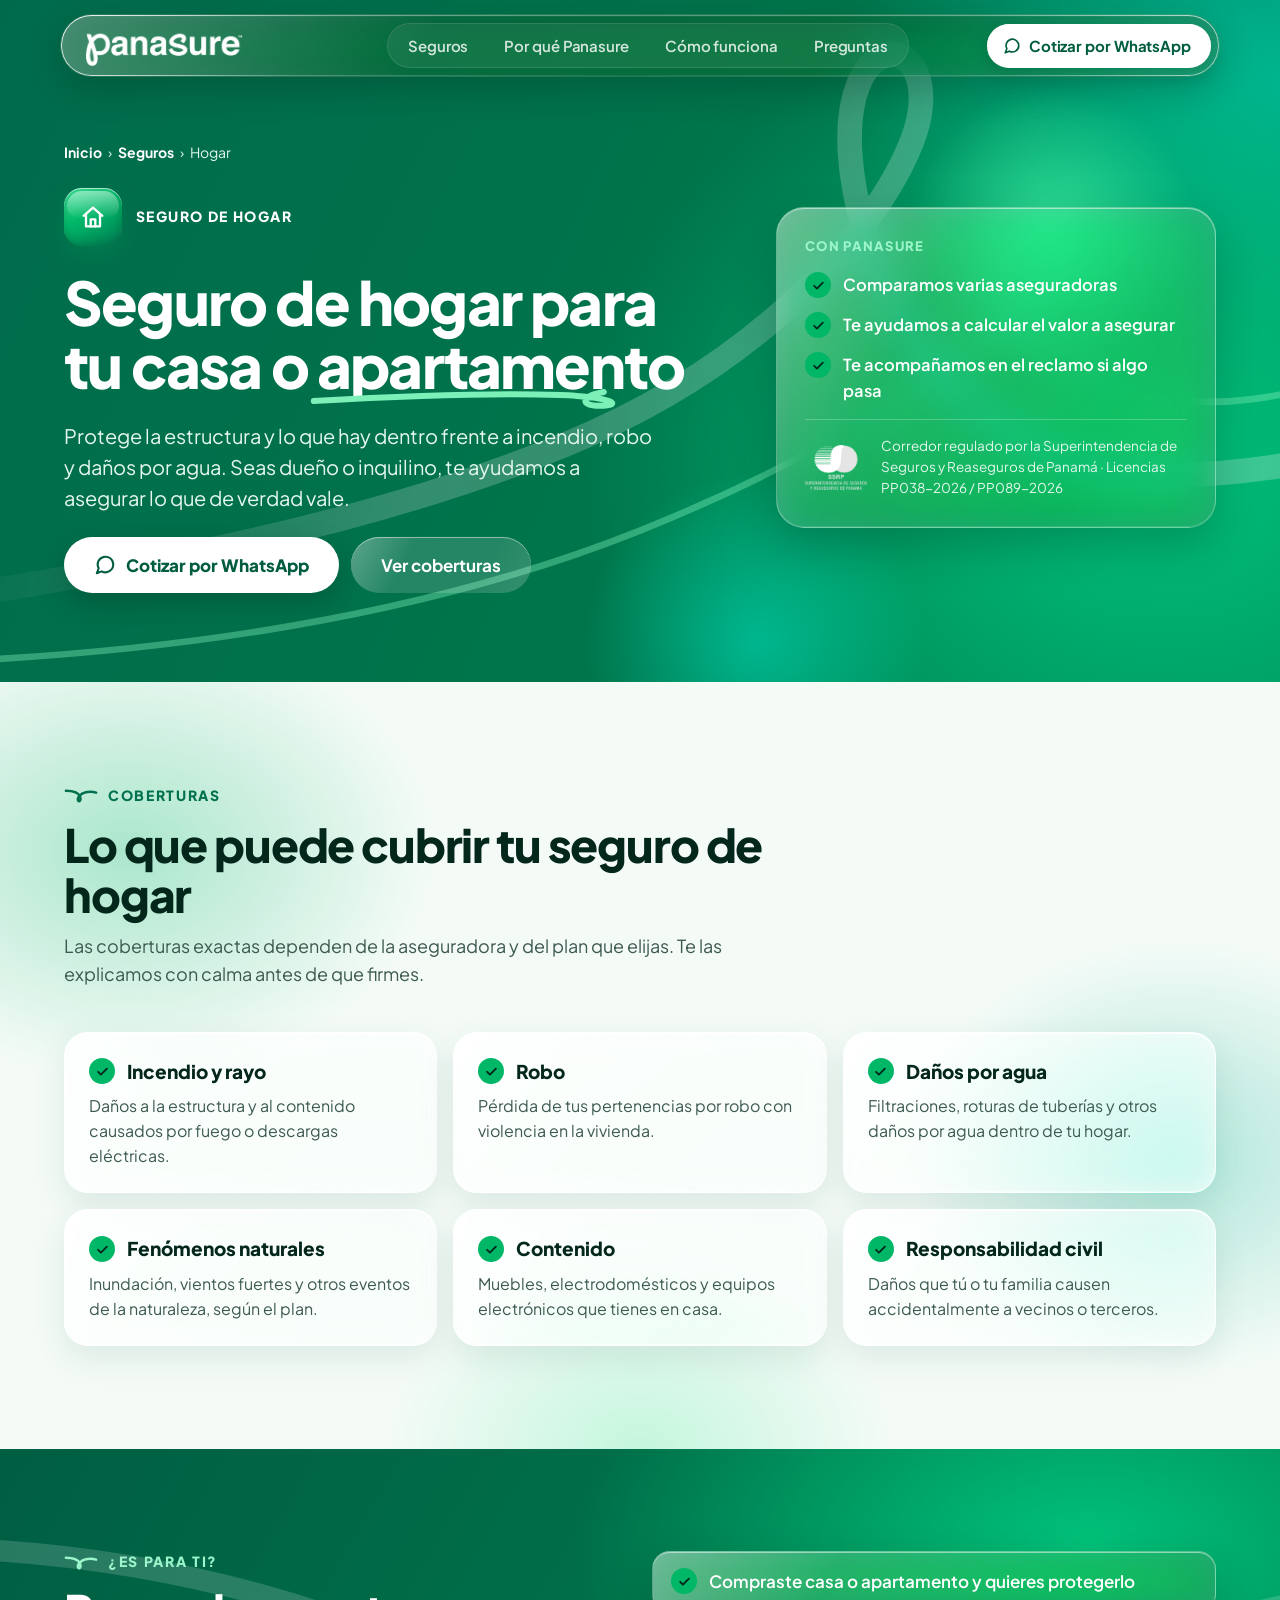
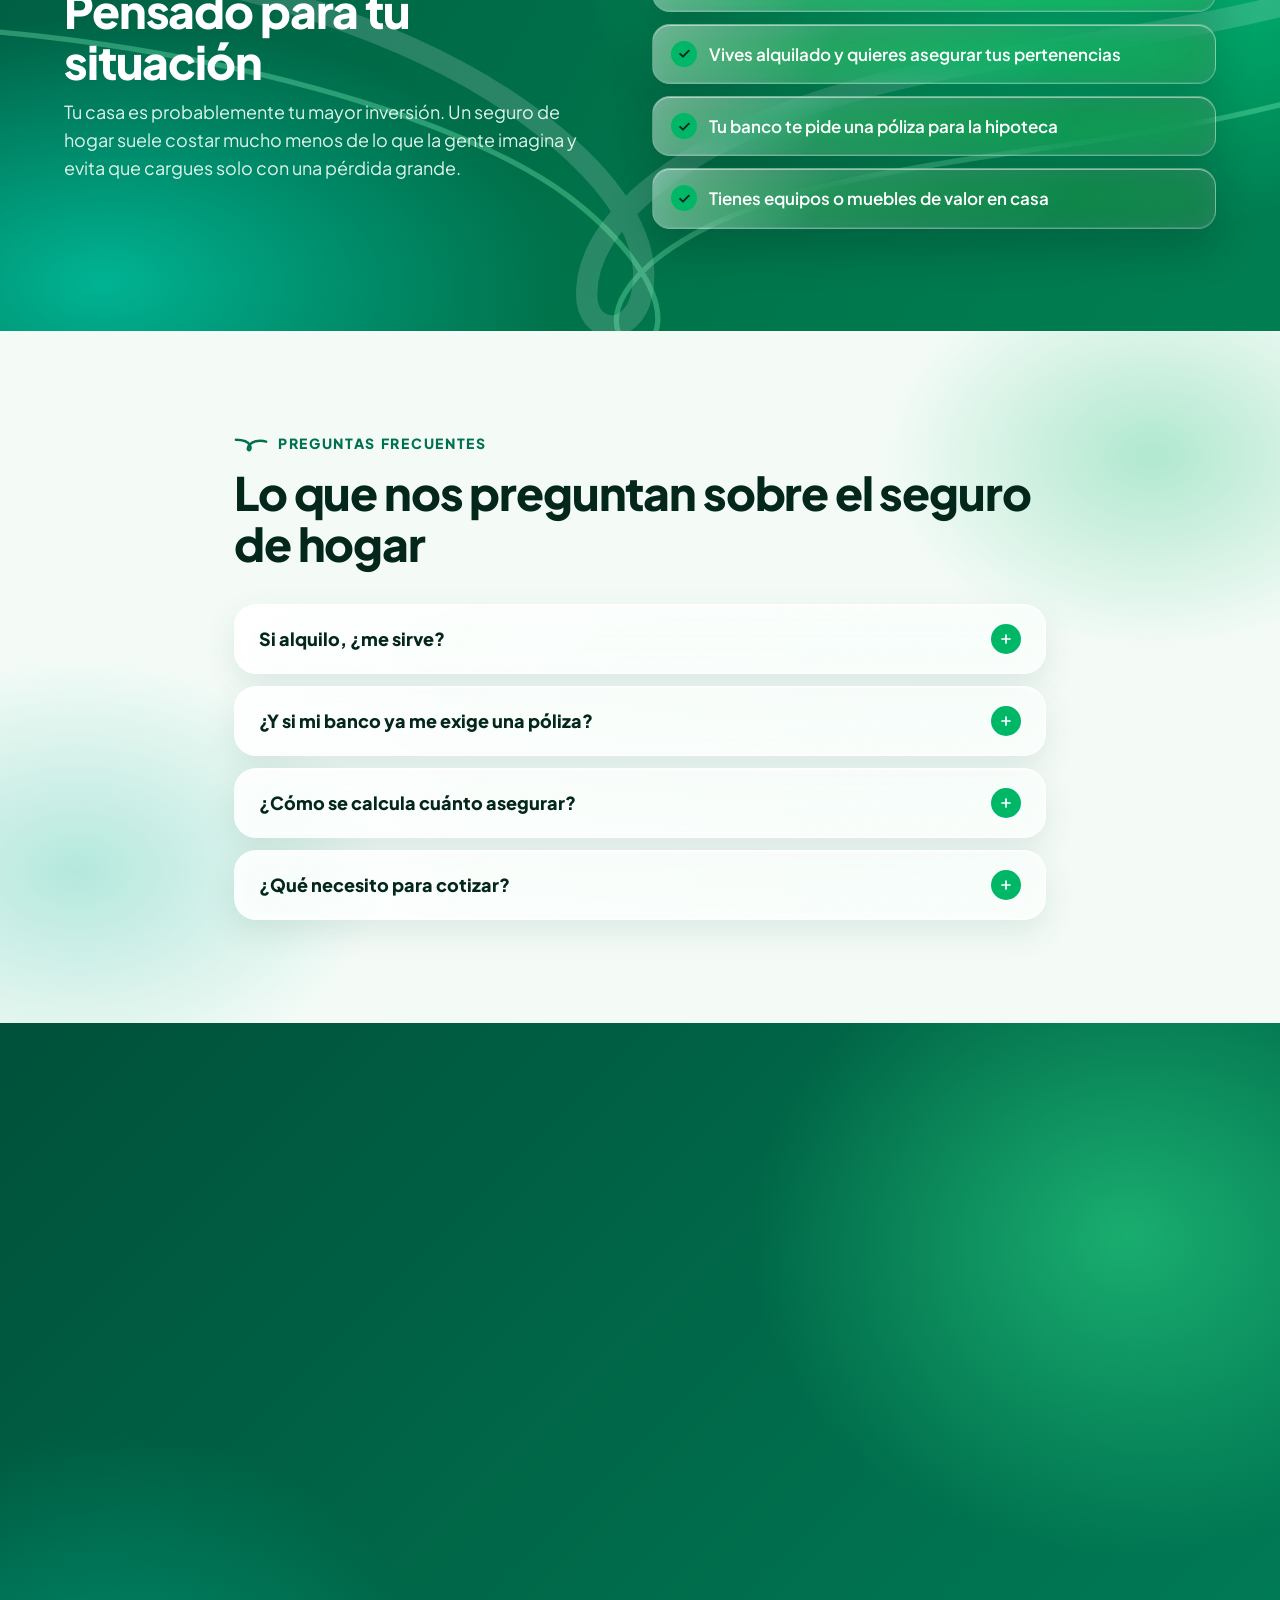
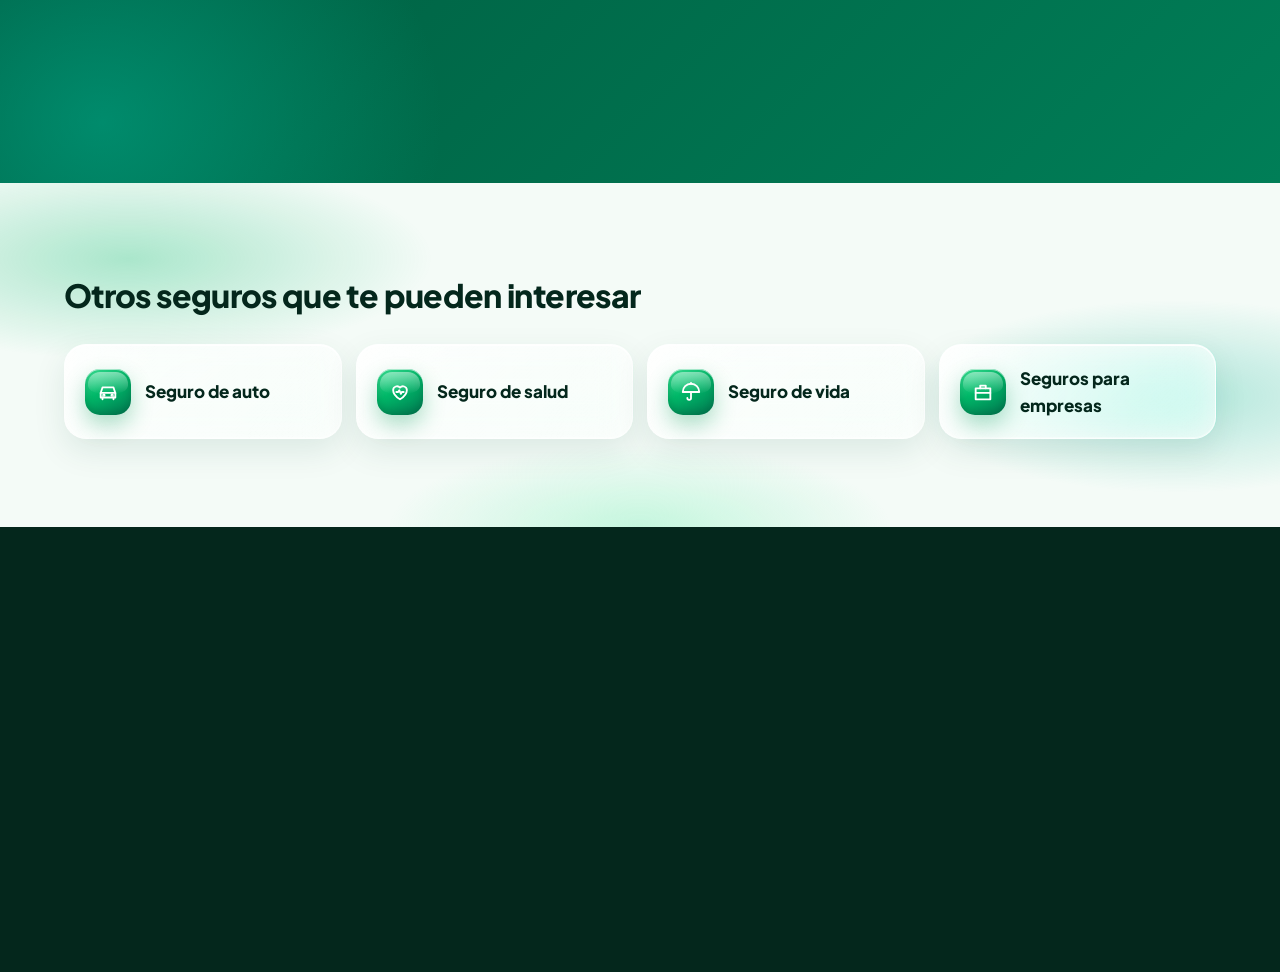
<file: seguro-de-hogar/index.html>
<!doctype html>
<html lang="es">
<head>
<meta charset="utf-8">
<meta name="viewport" content="width=device-width, initial-scale=1, viewport-fit=cover">
<title>Seguro de hogar en Panamá | Panasure</title>
<meta name="description" content="Cotiza el seguro de tu casa o apartamento en Panamá con Panasure: incendio, robo, daños por agua y responsabilidad civil, comparando varias aseguradoras.">
<meta name="theme-color" content="#006B4C">
<link rel="canonical" href="https://somospanasure.com/seguro-de-hogar/">
<link rel="icon" type="image/png" sizes="64x64" href="/favicon-64.png">
<link rel="apple-touch-icon" href="/apple-touch-icon.png">
<meta property="og:type" content="website">
<meta property="og:locale" content="es_PA">
<meta property="og:site_name" content="Panasure">
<meta property="og:title" content="Seguro de hogar en Panamá | Panasure">
<meta property="og:description" content="Cotiza el seguro de tu casa o apartamento en Panamá con Panasure: incendio, robo, daños por agua y responsabilidad civil, comparando varias aseguradoras.">
<meta property="og:url" content="https://somospanasure.com/seguro-de-hogar/">
<meta property="og:image" content="https://somospanasure.com/og-image.jpg">
<meta property="og:image:width" content="1200">
<meta property="og:image:height" content="630">
<meta name="twitter:card" content="summary_large_image">
<link rel="preconnect" href="https://fonts.googleapis.com">
<link rel="preconnect" href="https://fonts.gstatic.com" crossorigin>
<link rel="stylesheet" href="https://fonts.googleapis.com/css2?family=Plus+Jakarta+Sans:wght@400..800&display=swap">
<style>body{margin:0}html{scroll-behavior:smooth}a{color:#00704F}a:hover{color:#005239}summary{cursor:pointer}section[id]{scroll-margin-top:96px}.page{background:radial-gradient(ellipse 55% 9% at 0% 31%,rgba(0,183,104,.26) 0%,rgba(0,183,104,0) 100%),radial-gradient(ellipse 50% 8% at 100% 39%,rgba(0,179,147,.24) 0%,rgba(0,179,147,0) 100%),radial-gradient(ellipse 55% 9% at 100% 55%,rgba(0,183,104,.22) 0%,rgba(0,183,104,0) 100%),radial-gradient(ellipse 50% 8% at 0% 64%,rgba(0,179,147,.22) 0%,rgba(0,179,147,0) 100%),radial-gradient(ellipse 55% 8% at 100% 82%,rgba(0,183,104,.24) 0%,rgba(0,183,104,0) 100%),#F4FBF7}.glass{background:rgba(255,255,255,.58);-webkit-backdrop-filter:blur(20px) saturate(170%);backdrop-filter:blur(20px) saturate(170%);border:1px solid rgba(255,255,255,.95);box-shadow:inset 0 1px 0 #FFFFFF,0 14px 36px rgba(0,80,54,.10)}.glassbar{background:rgba(0,62,43,.72);-webkit-backdrop-filter:blur(22px) saturate(180%);backdrop-filter:blur(22px) saturate(180%);border:1px solid rgba(255,255,255,.24);box-shadow:inset 0 1px 0 rgba(255,255,255,.38),inset 0 -1px 0 rgba(255,255,255,.08),0 12px 34px rgba(0,40,26,.26)}.glass-dark{background:rgba(0,40,28,.30);-webkit-backdrop-filter:blur(20px) saturate(160%);backdrop-filter:blur(20px) saturate(160%);border:1px solid rgba(255,255,255,.30);box-shadow:inset 0 1px 0 rgba(255,255,255,.35),0 18px 44px rgba(0,30,20,.28)}.glass-quote{background:rgba(255,255,255,.88);-webkit-backdrop-filter:blur(26px) saturate(180%);backdrop-filter:blur(26px) saturate(180%);border:1px solid rgba(255,255,255,.95);box-shadow:inset 0 1px 0 #FFFFFF,0 28px 70px rgba(0,40,26,.38)}.glass-btn{background:rgba(255,255,255,.14);-webkit-backdrop-filter:blur(14px) saturate(160%);backdrop-filter:blur(14px) saturate(160%);border:1px solid rgba(255,255,255,.55);box-shadow:inset 0 1px 0 rgba(255,255,255,.45)}.hero{background:radial-gradient(ellipse 45% 70% at 90% 68%,#00C27A 0%,rgba(0,194,122,0) 100%),radial-gradient(ellipse 34% 55% at 100% 12%,#00B393 0%,rgba(0,179,147,0) 100%),linear-gradient(115deg,#006B4C 0%,#00754B 55%,#008556 100%)}.band{background:radial-gradient(ellipse 40% 90% at 100% 50%,#00A070 0%,rgba(0,160,112,0) 100%),linear-gradient(115deg,#006B4C 0%,#007A50 100%)}@container pg (max-width: 760px){.hero{background:radial-gradient(ellipse 130% 36% at 60% 100%,#00C27A 0%,rgba(0,194,122,0) 100%),linear-gradient(170deg,#006B4C 0%,#008052 100%)}.nav-link{display:none !important}.cta-extra{display:none !important}.logo{height:30px !important}.glasswrap{padding:10px 12px !important;margin-bottom:-80px !important}.glassbar{padding:7px 7px 7px 18px !important}.hero-sec{padding-top:108px !important}.orb-a{display:none !important}.sec{padding-left:20px !important;padding-right:20px !important}.btn-row a{flex:1 1 100% !important;justify-content:center !important}.prod{flex-direction:row !important;align-items:flex-start !important;padding:20px !important;gap:16px !important}.prod-ico{width:46px !important;height:46px !important;flex:none !important}.prod h3{font-size:19px !important}.prod p{font-size:15.5px !important}.quote{padding:22px !important;border-radius:20px !important}.chip{flex:1 1 28% !important;padding:0 8px !important}.faq{padding:4px 18px !important}.foot-legal{flex-direction:column !important}}.chip{min-height:48px;padding:0 18px;border-radius:999px;border:2px solid #BFE3D1;background:#FFFFFF;color:#04271C;font:inherit;font-size:15px;font-weight:600;cursor:pointer}.chip[aria-pressed="true"]{border-color:#00704F;background:#00704F;color:#FFFFFF;font-weight:700}a:focus-visible,button:focus-visible,summary:focus-visible{outline:3px solid #7DF0B8;outline-offset:3px}.wrap{max-width:1200px;margin:0 auto;padding-left:24px;padding-right:24px;box-sizing:border-box}.kicker{margin:0;font-size:14px;font-weight:800;letter-spacing:.12em;text-transform:uppercase;color:#00704F}.h2{margin:0;font-size:clamp(28px,3.8cqw,46px);line-height:1.1;font-weight:800;letter-spacing:-.025em}.muted{color:#3D5A50}.grid{display:flex;flex-wrap:wrap;gap:16px}.grid>*{flex:1 1 320px;min-width:0;box-sizing:border-box}.btn{display:inline-flex;align-items:center;justify-content:center;gap:10px;min-height:56px;box-sizing:border-box;padding:0 30px;border-radius:999px;text-decoration:none;font:inherit;font-weight:800;font-size:17px;border:0;cursor:pointer}.btn-white{background:#FFFFFF;color:#005C40;box-shadow:0 10px 28px rgba(0,40,26,.28)}.btn-white:hover{color:#004030}.btn-dark{background:#04271C;color:#FFFFFF}.btn-dark:hover{background:#0B3A2B;color:#FFFFFF}.glass-btn{color:#FFFFFF}.glass-btn:hover{color:#FFFFFF;background:rgba(255,255,255,.24)}.crumbs{display:flex;flex-wrap:wrap;gap:6px;font-size:14px;color:#E4F7EE}.crumbs a{color:#FFFFFF;text-decoration:none;font-weight:700}.crumbs a:hover{color:#FFFFFF;text-decoration:underline}.check{flex:none;width:26px;height:26px;border-radius:50%;background:#00B768;color:#04271C;display:flex;align-items:center;justify-content:center}.field{display:flex;flex-direction:column;gap:6px;font-size:14.5px;font-weight:700;color:#04271C}.field input,.field select,.field textarea{font:inherit;font-size:16px;font-weight:500;color:#04271C;background:rgba(255,255,255,.92);border:1.5px solid #BFE3D1;border-radius:14px;padding:12px 14px;min-height:50px;box-sizing:border-box;width:100%}.field textarea{min-height:92px;resize:vertical}.field input:focus,.field select:focus,.field textarea:focus{outline:none;border-color:#00704F;box-shadow:0 0 0 4px rgba(0,183,104,.22)}.lift{transition:translate .35s cubic-bezier(.2,.7,.2,1),box-shadow .35s}.lift:hover{translate:0 -5px;box-shadow:inset 0 1px 0 #FFFFFF,0 22px 46px rgba(0,80,54,.16)}.wa-float{position:fixed;right:22px;bottom:calc(22px + env(safe-area-inset-bottom,0px));z-index:60;display:inline-flex;align-items:center;justify-content:center;gap:10px;min-height:58px;padding:0 24px 0 20px;box-sizing:border-box;border-radius:999px;background:rgba(0,183,104,.88);-webkit-backdrop-filter:blur(18px) saturate(180%);backdrop-filter:blur(18px) saturate(180%);border:1px solid rgba(255,255,255,.65);box-shadow:inset 0 1px 0 rgba(255,255,255,.6),0 16px 36px rgba(0,60,40,.35);color:#04271C;font-family:'Plus Jakarta Sans',system-ui,-apple-system,'Segoe UI',sans-serif;font-weight:800;font-size:16px;text-decoration:none;opacity:0;transform:translateY(18px) scale(.94);pointer-events:none;transition:opacity .35s,transform .35s cubic-bezier(.2,.7,.2,1)}.wa-float.show{opacity:1;transform:none;pointer-events:auto}.wa-float:hover{color:#04271C;background:rgba(0,200,114,.95)}@media (max-width:640px){.wa-float{right:16px;bottom:calc(16px + env(safe-area-inset-bottom,0px));width:58px;padding:0}.wa-float span{display:none}}@keyframes fadeUp{from{opacity:0;transform:translateY(24px)}to{opacity:1;transform:none}}@keyframes popIn{from{opacity:0;transform:translateY(34px) scale(.96)}to{opacity:1;transform:none}}@keyframes drift{0%,100%{transform:translate(0,0) scale(1)}50%{transform:translate(-36px,28px) scale(1.08)}}.orb{animation:drift 16s ease-in-out infinite}.orb+.orb{animation-duration:21s;animation-direction:reverse}.js .hero-in>*{animation:fadeUp .8s cubic-bezier(.2,.7,.2,1) both}.js .hero-in>*:nth-child(2){animation-delay:.08s}.js .hero-in>*:nth-child(3){animation-delay:.16s}.js .hero-in>*:nth-child(4){animation-delay:.24s}.js .hero-in>*:nth-child(5){animation-delay:.32s}.js .hero-in>*:nth-child(6){animation-delay:.4s}.js .pop{animation:popIn .95s .3s cubic-bezier(.2,.7,.2,1) both}.js .reveal{opacity:0;transform:translateY(30px);transition:opacity .75s cubic-bezier(.2,.7,.2,1) var(--d,0s),transform .75s cubic-bezier(.2,.7,.2,1) var(--d,0s)}.js .reveal.in{opacity:1;transform:none}@media (prefers-reduced-motion: reduce){*,*::before,*::after{animation:none !important;transition:none !important}.js .reveal{opacity:1;transform:none}html{scroll-behavior:auto}}/* ---- Velocidad ---- */.page{background:#F4FBF7 !important;overflow-x:clip}.cv{content-visibility:auto;contain-intrinsic-size:auto 900px}.orb{will-change:transform}/* ---- Trazo con lazo (de la P del logo) ---- */.loop-bg{position:absolute;inset:0;width:100%;height:100%;z-index:0;pointer-events:none}.has-loop{position:relative;overflow:hidden}.has-loop>:not(.loop-bg){position:relative;z-index:1}.draw path{stroke-dasharray:1}.js .draw path{stroke-dashoffset:1;transition:stroke-dashoffset 2.6s cubic-bezier(.45,.05,.2,1) var(--dd,0s)}.js .draw.in path{stroke-dashoffset:0}.swash{position:relative;display:inline-block;white-space:nowrap}.swash svg{position:absolute;left:-3%;bottom:-.22em;width:106%;height:.44em;overflow:visible;pointer-events:none}.kicker{display:flex;align-items:center;gap:10px}.kicker::before{content:"";flex:none;width:34px;height:17px;background:currentColor;-webkit-mask:url("data:image/svg+xml,%3Csvg xmlns='http://www.w3.org/2000/svg' viewBox='0 0 36 18' fill='none' stroke='%23000' stroke-width='2.6' stroke-linecap='round'%3E%3Cpath d='M2 4 C 9 4, 15 6, 17 10 C 18.5 13.5, 16.5 16.5, 15 14.5 C 13.5 12.5, 17 6.5, 23 5.5 C 28 4.7, 31 5, 34 6'/%3E%3C/svg%3E") center/contain no-repeat;mask:url("data:image/svg+xml,%3Csvg xmlns='http://www.w3.org/2000/svg' viewBox='0 0 36 18' fill='none' stroke='%23000' stroke-width='2.6' stroke-linecap='round'%3E%3Cpath d='M2 4 C 9 4, 15 6, 17 10 C 18.5 13.5, 16.5 16.5, 15 14.5 C 13.5 12.5, 17 6.5, 23 5.5 C 28 4.7, 31 5, 34 6'/%3E%3C/svg%3E") center/contain no-repeat}@container pg (max-width: 760px){.loop-bg path{stroke-width:18}}/* ---- Cabecera de vidrio líquido ---- */.glasswrap .glassbar{background:linear-gradient(180deg,rgba(0,62,43,.44) 0%,rgba(0,46,32,.30) 100%) !important;-webkit-backdrop-filter:blur(26px) saturate(200%) brightness(1.05) !important;backdrop-filter:blur(26px) saturate(200%) brightness(1.05) !important;border:1px solid rgba(255,255,255,.14) !important;box-shadow:inset 0 1px 1px rgba(255,255,255,.35),inset 0 -1px 1px rgba(255,255,255,.08),inset 0 0 24px rgba(255,255,255,.06),0 12px 34px rgba(0,30,20,.24) !important;transition:background .5s,border-color .5s,box-shadow .5s,max-width .55s cubic-bezier(.2,.7,.2,1),padding .55s cubic-bezier(.2,.7,.2,1),color .4s}.glassbar::after{content:"";position:absolute;inset:0;border-radius:inherit;padding:1.2px;pointer-events:none;background:linear-gradient(115deg,rgba(255,255,255,.9) 0%,rgba(255,255,255,.18) 22%,rgba(255,255,255,0) 50%,rgba(255,255,255,.12) 78%,rgba(255,255,255,.6) 100%);-webkit-mask:linear-gradient(#000 0 0) content-box,linear-gradient(#000 0 0);-webkit-mask-composite:xor;mask-composite:exclude}.glasswrap.scrolled .glassbar{max-width:1060px !important;background:linear-gradient(180deg,rgba(0,58,40,.58) 0%,rgba(0,44,30,.46) 100%) !important}.hdr{display:grid !important;grid-template-columns:1fr auto 1fr;align-items:center;column-gap:16px}.hdr-logo{justify-self:start;display:flex;align-items:center;min-height:44px;text-decoration:none}.hdr-nav{display:flex;align-items:center;gap:2px;padding:4px;border-radius:999px;background:rgba(255,255,255,.07);box-shadow:inset 0 0 0 1px rgba(255,255,255,.12),inset 0 1px 2px rgba(0,30,20,.12);transition:background .5s,box-shadow .5s}.hdr-nav .nav-link{position:relative;display:block;font-size:15px;font-weight:600;letter-spacing:-.006em;line-height:1;color:rgba(255,255,255,.82);text-decoration:none;padding:11px 17px;border-radius:999px;white-space:nowrap;transition:color .3s,background .3s,box-shadow .3s}.hdr-nav .nav-link:hover{color:#FFFFFF;background:rgba(255,255,255,.12)}.hdr-nav .nav-link.is-active{color:#04271C;background:#FFFFFF;box-shadow:inset 0 1px 0 #FFFFFF,0 3px 10px rgba(0,30,20,.20)}.glasswrap.light .hdr-nav{background:rgba(0,112,79,.06);box-shadow:inset 0 0 0 1px rgba(0,112,79,.10),inset 0 1px 2px rgba(0,60,40,.06)}.glasswrap.light .hdr-nav .nav-link{color:#3D5A50}.glasswrap.light .hdr-nav .nav-link:hover{color:#04271C;background:rgba(0,112,79,.08)}.glasswrap.light .hdr-nav .nav-link.is-active{color:#FFFFFF;background:#00704F;box-shadow:0 3px 10px rgba(0,112,79,.3)}.hdr-cta{justify-self:end;display:inline-flex;align-items:center;gap:8px;min-height:44px;box-sizing:border-box;padding:0 20px 0 16px;border-radius:999px;background:#FFFFFF;color:#005C40;font-size:15px;font-weight:700;letter-spacing:-.006em;text-decoration:none;white-space:nowrap;transition:background .4s,color .4s,transform .25s,box-shadow .4s;box-shadow:inset 0 1px 0 #FFFFFF,0 6px 16px rgba(0,30,20,.18)}.hdr-cta:hover{color:#004030}.glasswrap.light .hdr-cta:hover{color:#FFFFFF}@container pg (max-width: 1100px){.hdr-nav .nav-link{padding:10px 12px;font-size:14.5px}.hdr .cta-extra{display:none !important}}@container pg (max-width: 900px){.hdr-nav{display:none !important}.hdr{grid-template-columns:1fr auto}}.hdr-cta:hover{transform:translateY(-1px)}.logo-dark{display:none !important}.glasswrap.light .glassbar{color:#04271C !important;background:linear-gradient(180deg,rgba(255,255,255,.68) 0%,rgba(255,255,255,.44) 100%) !important;border-color:rgba(255,255,255,.85) !important;box-shadow:inset 0 1px 1px #FFFFFF,inset 0 -1px 1px rgba(255,255,255,.5),inset 0 0 24px rgba(255,255,255,.4),0 12px 34px rgba(0,80,54,.16) !important}.glasswrap.light .glassbar::after{background:linear-gradient(115deg,#FFFFFF 0%,rgba(255,255,255,.4) 25%,rgba(0,112,79,.10) 55%,rgba(255,255,255,.3) 80%,#FFFFFF 100%)}.glasswrap.light .hdr-cta{background:#04271C;color:#FFFFFF;box-shadow:inset 0 1px 0 rgba(255,255,255,.2),0 6px 16px rgba(0,30,20,.25)}.glasswrap.light .logo-light{display:none !important}.glasswrap.light .logo-dark{display:block !important}@container pg (max-width: 760px){.glasswrap.scrolled .glassbar{max-width:100% !important}}/* ---- Dinamismo ---- */.strip .ss{display:none}.sr-only{position:absolute !important;width:1px;height:1px;padding:0;margin:-1px;overflow:hidden;clip:rect(0 0 0 0);white-space:nowrap;border:0}.rot{display:inline-grid;justify-items:start;vertical-align:bottom}.rot>.rot-ghost,.rot>.rot-w{grid-area:1/1}.rot-ghost{visibility:hidden}.rot svg{left:-2%;width:calc(var(--sw,100%) * 1.04);transition:width .45s cubic-bezier(.2,.7,.2,1)}.rot-w{display:inline-block;transition:transform .38s cubic-bezier(.2,.7,.2,1),opacity .38s}.rot-w.out{opacity:0;transform:translateY(-.4em)}.rot-w.pre{opacity:0;transform:translateY(.4em);transition:none}.hdr-prog{position:absolute;left:30px;right:30px;bottom:3px;height:2px;border-radius:2px;background:linear-gradient(90deg,#2EE08C,#7DF0B8);transform:scaleX(var(--p,0));transform-origin:left;pointer-events:none;opacity:.85}.glasswrap.light .hdr-prog{background:linear-gradient(90deg,#00B768,#00704F)}.ticker{position:relative;z-index:1;overflow:hidden;padding:4px 0 clamp(80px,9cqw,104px);-webkit-mask:linear-gradient(90deg,transparent 0,#000 12%,#000 88%,transparent 100%);mask:linear-gradient(90deg,transparent 0,#000 12%,#000 88%,transparent 100%)}.ticker-track{display:flex;width:max-content;animation:tk 48s linear infinite}.ticker:hover .ticker-track{animation-play-state:paused}.tk-set{display:flex;align-items:center;gap:12px;padding-right:12px}.tk-chip{display:inline-flex;align-items:center;gap:10px;padding:7px 18px 7px 7px;border-radius:999px;background:linear-gradient(140deg,rgba(255,255,255,.22) 0%,rgba(255,255,255,.07) 100%);border:1px solid rgba(255,255,255,.3);box-shadow:inset 0 1px 0 rgba(255,255,255,.42),0 6px 18px rgba(0,40,26,.12);color:#FFFFFF;font-size:16px;font-weight:700;letter-spacing:-.005em;white-space:nowrap}.tk-ico{flex:none;width:34px;height:34px;border-radius:50%;display:flex;align-items:center;justify-content:center;background:linear-gradient(150deg,#FFFFFF 0%,#DDF8EA 100%);color:#00704F;box-shadow:inset 0 -2px 4px rgba(0,112,79,.15)}@keyframes tk{to{transform:translateX(-50%)}}summary{list-style:none;display:flex;align-items:center;justify-content:space-between;gap:16px}summary::-webkit-details-marker{display:none}summary::after{content:"";flex:none;width:30px;height:30px;border-radius:50%;background:#00B768 url("data:image/svg+xml,%3Csvg xmlns='http://www.w3.org/2000/svg' viewBox='0 0 24 24' fill='none' stroke='%23FFFFFF' stroke-width='2.6' stroke-linecap='round'%3E%3Cpath d='M12 6v12M6 12h12'/%3E%3C/svg%3E") center/16px no-repeat;transition:transform .35s cubic-bezier(.3,1.6,.5,1),background-color .3s}details[open]>summary::after{transform:rotate(135deg);background-color:#00704F}details[open]>p{animation:fadeUp .45s cubic-bezier(.2,.7,.2,1)}.step{position:relative;flex-direction:column !important;gap:14px !important}.step::after{content:"";position:absolute;top:27px;left:72px;right:-20px;height:3px;border-radius:3px;background:linear-gradient(90deg,#00B768,rgba(0,183,104,.12));transform:scaleX(0);transform-origin:left;transition:transform 1s cubic-bezier(.2,.7,.2,1) calc(var(--d,0s) + .35s)}.step:last-child::after{display:none}.step.in::after{transform:scaleX(1)}.js .step .num{transform:scale(.3);opacity:0;transition:transform .6s cubic-bezier(.3,1.6,.5,1) calc(var(--d,0s) + .1s),opacity .3s calc(var(--d,0s) + .1s)}.js .step.in .num{transform:none;opacity:1}.step .num{box-shadow:0 0 0 8px rgba(0,183,104,.14),0 10px 22px rgba(0,150,85,.3)}@keyframes icoPop{from{transform:scale(.4) rotate(-25deg);opacity:0}}.js .prod.reveal.in .ico-tile,.js #por-que .reveal.in>div:first-child{animation:icoPop .75s cubic-bezier(.3,1.6,.5,1) calc(var(--d,0s) + .25s) backwards}.loop-par{will-change:translate}@container pg (max-width: 1000px){.step::after{display:none}}@container pg (max-width: 760px){.step{flex-direction:row !important;gap:18px !important;padding-bottom:6px}.step::after{display:block;top:66px;left:27px;right:auto;bottom:-22px;width:3px;height:auto;background:linear-gradient(180deg,#00B768,rgba(0,183,104,.12));transform:scaleY(0);transform-origin:top}.step.in::after{transform:scaleY(1)}.hdr-prog{left:20px;right:20px}.hero-sec.has-tk{padding-bottom:28px !important}.tk-chip{font-size:14.5px;padding:6px 15px 6px 6px}.tk-ico{width:30px;height:30px}.ticker{padding-bottom:74px}}@media (prefers-reduced-motion: reduce){.ticker-track{animation:none}}/* ---- Política de privacidad ---- */.pol{display:grid;grid-template-columns:260px minmax(0,1fr);gap:48px;align-items:start}.pol-toc,.pol-toc.glass{position:sticky;top:100px;}.pol-toc{border-radius:22px;padding:20px;display:flex;flex-direction:column;gap:2px;font-size:14.5px}.pol-toc p{margin:0 0 8px;font-size:12.5px;font-weight:800;letter-spacing:.1em;text-transform:uppercase;color:#00704F}.pol-toc a{color:#3D5A50;text-decoration:none;padding:7px 10px;border-radius:10px;font-weight:600;line-height:1.35;transition:background .25s,color .25s}.pol-toc a:hover{background:rgba(0,112,79,.08);color:#04271C}.pol-body{max-width:780px;display:flex;flex-direction:column;gap:14px}.pol-sec{scroll-margin-top:100px;padding:26px 0 22px;border-bottom:1px solid rgba(0,112,79,.12)}.pol-sec h2{margin:0 0 12px;display:flex;align-items:baseline;gap:14px;font-size:clamp(21px,2.2cqw,26px);line-height:1.25;font-weight:800;letter-spacing:-.015em}.pol-sec h2 span{flex:none;font-size:14px;font-weight:800;color:#00B768;letter-spacing:.04em}.pol-sec p{margin:0 0 12px;color:#23463A}.pol-sec ul{margin:0 0 12px;padding-left:22px;color:#23463A;display:flex;flex-direction:column;gap:8px}.pol-sec li::marker{color:#00B768}.pol-sec a{color:#00704F;font-weight:700}.pol-cta{margin-top:24px;border-radius:24px;padding:24px 28px;display:flex;flex-wrap:wrap;align-items:center;justify-content:space-between;gap:16px;color:#FFFFFF}.pol-cta p{margin:0;font-size:19px;font-weight:800}@container pg (max-width: 900px){.pol{grid-template-columns:1fr;gap:20px}.pol-toc.glass{position:static}}@container pg (max-width: 760px){.pol-toc{display:none !important}.pol-cta{padding:20px}.pol-cta .btn{width:100%}}/* ---- Cierre de cotización ---- */.cta-deep{background:radial-gradient(42% 60% at 88% 28%,rgba(46,224,140,.55) 0%,rgba(46,224,140,0) 70%),radial-gradient(38% 55% at 8% 92%,rgba(0,179,147,.5) 0%,rgba(0,179,147,0) 70%),linear-gradient(135deg,#00513A 0%,#006848 50%,#007E57 100%)}.cta-grid{display:grid;grid-template-columns:minmax(0,1fr) minmax(0,480px);align-items:center;gap:40px 72px}.cta-copy{display:flex;flex-direction:column;gap:clamp(16px,2.2cqw,22px)}.cta-h2{margin:0;font-size:clamp(34px,4.8cqw,60px);line-height:1.04;font-weight:800;letter-spacing:-.03em}.cta-lead{margin:0;font-size:clamp(17px,1.6cqw,19px);color:#DDF5EA;max-width:500px}.cta-feats{display:grid;grid-template-columns:repeat(3,minmax(0,1fr));gap:10px;max-width:540px}.cta-feat{border-radius:20px;padding:16px;display:flex;flex-direction:column;gap:3px}.cta-feat strong{font-size:17px;font-weight:800;margin-top:8px}.cta-feat small{font-size:13px;color:#C9EEDC}.cta-ico{width:38px;height:38px;border-radius:12px;display:flex;align-items:center;justify-content:center;background:linear-gradient(150deg,#FFFFFF,#DDF8EA);color:#00704F;box-shadow:inset 0 -2px 4px rgba(0,112,79,.15)}.cta-adv{max-width:540px;box-sizing:border-box;border-radius:22px;padding:12px 12px 12px 12px;display:flex;align-items:center;gap:14px}.cta-adv img{flex:none;width:52px;height:52px;border-radius:16px;box-shadow:0 6px 16px rgba(0,30,20,.3)}.cta-adv-t{flex:1;min-width:0;display:flex;flex-direction:column;gap:2px}.cta-adv-t strong{font-size:16px}.cta-adv-t span{font-size:13.5px;color:#C9EEDC;line-height:1.35}.cta-adv .btn{min-height:46px;padding:0 18px;font-size:15px}@container pg (max-width: 900px){.cta-grid{grid-template-columns:1fr}.cta-card{max-width:520px}}@container pg (max-width: 760px){.cta-feats{gap:8px}.cta-feat{padding:12px 10px;border-radius:16px}.cta-feat strong{font-size:15px}.cta-feat small{font-size:12px}.cta-ico{width:32px;height:32px;border-radius:10px}.cta-adv-t span{display:none}.cta-adv .btn{padding:0 14px}}/* ---- Cotizador de auto ---- */html.ao-lock{overflow:hidden}.ao{position:fixed;inset:0;z-index:100;display:flex;align-items:center;justify-content:center;padding:24px;box-sizing:border-box;font-family:'Plus Jakarta Sans',system-ui,-apple-system,'Segoe UI',sans-serif;color:#04271C;line-height:1.5}.ao[hidden]{display:none}.ao-back{position:absolute;inset:0;background:rgba(0,36,24,.5);-webkit-backdrop-filter:blur(10px);backdrop-filter:blur(10px);opacity:0;transition:opacity .3s}.ao.on .ao-back{opacity:1}.ao-panel{position:relative;width:min(1020px,100%);height:min(720px,100%);border-radius:30px;display:flex;flex-direction:column;overflow:hidden;background:linear-gradient(160deg,#FFFFFF 0%,#F4FBF7 100%);box-shadow:0 40px 100px rgba(0,30,20,.45),inset 0 1px 0 #FFFFFF;opacity:0;transform:translateY(26px) scale(.97);transition:opacity .35s,transform .5s cubic-bezier(.2,.7,.2,1)}.ao.on .ao-panel{opacity:1;transform:none}.ao-head{display:flex;align-items:center;justify-content:space-between;gap:16px;padding:22px 28px 16px}.ao-brandline{display:flex;align-items:center;gap:12px}.ao-title{margin:0;font-size:20px;font-weight:800;letter-spacing:-.01em}.ao-sub{margin:0;font-size:13.5px;color:#3D5A50}.ao-x{flex:none;width:44px;height:44px;border-radius:50%;border:0;background:rgba(0,112,79,.08);color:#04271C;cursor:pointer;display:flex;align-items:center;justify-content:center;transition:background .25s,transform .25s}.ao-x:hover{background:rgba(0,112,79,.16);transform:rotate(90deg)}.ao-stepper{padding:0 28px 4px !important;grid-template-columns:repeat(4,minmax(0,1fr)) !important}.ao-grid{flex:1;min-height:0;display:grid;grid-template-columns:minmax(0,1fr) 310px;border-top:1px solid rgba(0,112,79,.08);margin-top:12px}.ao-main{overflow-y:auto;overscroll-behavior:contain;padding:22px 28px 28px}.ao-sum{border-left:1px solid rgba(0,112,79,.1);background:linear-gradient(180deg,#EFFAF4,#E3F6EC);padding:22px;display:flex;flex-direction:column;gap:14px;overflow-y:auto}.ao-foot[hidden]{display:none}.ao-foot{display:flex;align-items:center;justify-content:space-between;gap:12px;padding:14px 28px;border-top:1px solid rgba(0,112,79,.1);background:rgba(255,255,255,.85)}.ao-foot .btn{min-height:52px;border-radius:14px;padding:0 28px;font-size:16px}.ao-foot .btn[disabled]{opacity:.35;cursor:not-allowed}.ao-step{display:none;flex-direction:column;gap:18px}.ao-step.is-on{display:flex;animation:wizIn .45s cubic-bezier(.2,.7,.2,1)}.ao-step.is-on.from-back{animation-name:wizBack}.ao-h{margin:0;font-size:clamp(22px,2.4vw,26px);font-weight:800;letter-spacing:-.02em;outline:none}.ao-covs{display:grid;grid-template-columns:repeat(2,minmax(0,1fr));gap:16px;padding-top:8px}.ao-cov{position:relative;text-align:left;font:inherit;color:inherit;background:#FFFFFF;border:2px solid rgba(0,112,79,.14);border-radius:22px;padding:22px 20px 20px;display:flex;flex-direction:column;gap:10px;cursor:pointer;transition:border-color .25s,box-shadow .25s,transform .25s}.ao-cov:hover{transform:translateY(-3px);box-shadow:0 16px 32px rgba(0,112,79,.14)}.ao-cov[aria-pressed="true"]{border-color:#00704F;box-shadow:0 0 0 4px rgba(0,183,104,.18),0 16px 32px rgba(0,112,79,.14)}.ao-cov-top{display:flex;align-items:center;gap:10px;font-size:18px}.ao-radio{flex:none;width:22px;height:22px;border-radius:50%;border:2px solid #9DBFB1;box-sizing:border-box;transition:border .25s}.ao-cov[aria-pressed="true"] .ao-radio{border:7px solid #00704F}.ao-cov-d{margin:0;font-size:14.5px;color:#3D5A50}.ao-cov ul{list-style:none;margin:4px 0 0;padding:14px 0 0;border-top:1px dashed rgba(0,112,79,.18);display:flex;flex-direction:column;gap:8px;font-size:14px;font-weight:600}.ao-cov li{display:flex;align-items:center;gap:9px}.ao-cov li::before{content:"";flex:none;width:20px;height:20px;border-radius:50%;background:#00B768 url("data:image/svg+xml,%3Csvg xmlns='http://www.w3.org/2000/svg' viewBox='0 0 24 24' fill='none' stroke='%23FFFFFF' stroke-width='3.2' stroke-linecap='round' stroke-linejoin='round'%3E%3Cpath d='M5 12.5l4.5 4.5L19 7.5'/%3E%3C/svg%3E") center/12px no-repeat}.ao-cov li.n{color:#8AA399;font-weight:500}.ao-cov li.n::before{background:#E4EEE9 url("data:image/svg+xml,%3Csvg xmlns='http://www.w3.org/2000/svg' viewBox='0 0 24 24' fill='none' stroke='%238AA399' stroke-width='3' stroke-linecap='round'%3E%3Cpath d='M7 7l10 10M17 7L7 17'/%3E%3C/svg%3E") center/10px no-repeat}.ao-badge{position:absolute;top:-12px;right:16px;padding:5px 11px;border-radius:999px;background:linear-gradient(90deg,#00B768,#00704F);color:#FFFFFF;font-size:11.5px;font-weight:800;box-shadow:0 6px 14px rgba(0,112,79,.3)}.ao-help{align-self:flex-start;font:inherit;font-size:15px;font-weight:700;color:#00704F;background:none;border:0;padding:8px 0;cursor:pointer}.ao-help[aria-pressed="true"]{text-decoration:underline;text-underline-offset:4px}.ao-f{display:flex;flex-direction:column;gap:9px;min-width:0}.ao-f>span{font-size:14px;font-weight:800}.ao-row{display:grid;grid-template-columns:minmax(0,2fr) minmax(0,1fr);gap:12px}.ao-brands{display:grid;grid-template-columns:repeat(4,minmax(0,1fr));gap:8px}.ao-brand{display:flex;align-items:center;gap:9px;min-height:48px;padding:8px 10px;border-radius:14px;border:1.5px solid rgba(0,112,79,.14);background:#FFFFFF;font:inherit;font-size:14px;font-weight:700;color:#04271C;cursor:pointer;text-align:left;transition:border-color .2s,background .2s,transform .2s}.ao-brand:hover{border-color:#00B768;transform:translateY(-2px)}.ao-brand[aria-pressed="true"]{border-color:#00704F;background:#E3F8EE}.ao-brand[hidden]{display:none}.ao-brand span:last-child{min-width:0;overflow:hidden;text-overflow:ellipsis;white-space:nowrap}.ao-brands{grid-template-columns:repeat(4,minmax(0,1fr)) !important}.ao-brand{flex-direction:column !important;align-items:center !important;justify-content:center;gap:4px !important;padding:12px 6px 10px !important;min-height:84px !important;text-align:center !important}.ao-sil-box{position:relative;display:flex;align-items:center;justify-content:center;width:100%;height:30px;color:#7FA796;transition:color .25s,transform .35s cubic-bezier(.3,1.6,.5,1)}.ao-brand:hover .ao-sil-box{color:#00B768;transform:translateX(3px)}.ao-brand[aria-pressed="true"] .ao-sil-box{color:#00704F}.ao-brand-otra .ao-sil-box svg{opacity:.35}.ao-plus{position:absolute;inset:0;display:flex;align-items:center;justify-content:center;font-size:20px;font-weight:800;color:#00704F}.ao-bn{font-size:13.5px;font-weight:800;letter-spacing:-.005em;max-width:100%;overflow:hidden;text-overflow:ellipsis;white-space:nowrap}.ao-stage{position:relative;flex:none;height:118px;border-radius:20px;overflow:hidden;background:radial-gradient(70% 90% at 50% 110%,rgba(0,183,104,.28),rgba(0,183,104,0) 70%),linear-gradient(180deg,#FFFFFF,#EAF8F0);box-shadow:inset 0 0 0 1px rgba(0,112,79,.1)}.ao-road{position:absolute;left:0;right:0;bottom:20px;height:2px;background:repeating-linear-gradient(90deg,rgba(0,112,79,.4) 0 14px,transparent 14px 26px);opacity:.5}.ao-stage.ready .ao-road{animation:road .9s linear infinite}@keyframes road{to{background-position:-26px 0}}.ao-big{position:absolute;left:50%;bottom:16px;width:170px;height:auto;margin-left:-85px;color:#B5CEC3;opacity:0;transform:translateX(-30px);transition:opacity .45s,transform .6s cubic-bezier(.2,.7,.2,1),color .4s}.ao-big.on{opacity:1;transform:none}.ao-stage.ready .ao-big.on{color:#00704F}.ao-rev-sil{flex:none;width:96px;height:56px;border-radius:16px;background:linear-gradient(180deg,#FFFFFF,#E3F8EE);display:flex;align-items:center;justify-content:center;color:#00704F;box-shadow:inset 0 0 0 1px rgba(0,112,79,.12)}.ao-rev-sil svg{width:80px;height:auto;position:static;margin:0;opacity:1;transform:none;color:#00704F}@media (prefers-reduced-motion: reduce){.ao-stage.ready .ao-road{animation:none}}@media (max-width: 760px){.ao-brands{grid-template-columns:repeat(3,minmax(0,1fr)) !important}.ao-brand{min-height:78px !important}}.ao-send[hidden],.ao-next[hidden]{display:none !important}.ao-mono{flex:none;width:28px;height:28px;border-radius:9px;display:flex;align-items:center;justify-content:center;background:linear-gradient(150deg,#3BE596,#007A52);color:#FFFFFF;font-size:13px;font-weight:800}select.wiz-input{-webkit-appearance:none;appearance:none;background:rgba(255,255,255,.92) url("data:image/svg+xml,%3Csvg xmlns='http://www.w3.org/2000/svg' viewBox='0 0 24 24' fill='none' stroke='%2300704F' stroke-width='2.6' stroke-linecap='round' stroke-linejoin='round'%3E%3Cpath d='M6 9l6 6 6-6'/%3E%3C/svg%3E") right 14px center/16px no-repeat;padding-right:40px;cursor:pointer}.ao-valbox{background:#FFFFFF;border:1.5px solid rgba(0,112,79,.14);border-radius:16px;padding:14px 16px 10px;display:flex;flex-direction:column;gap:6px}.ao-value{font-size:28px;font-weight:800;letter-spacing:-.02em;color:#00704F}.ao-range{width:100%;accent-color:#00704F;cursor:pointer}.ao-scale{display:flex;justify-content:space-between;font-size:12px;color:#7C978C}.ao-sum-t{margin:0;font-size:12.5px;font-weight:800;letter-spacing:.1em;text-transform:uppercase;color:#00704F}.ao-car{display:flex;align-items:center;gap:12px;padding:14px;border-radius:18px;background:#FFFFFF;box-shadow:0 6px 18px rgba(0,80,54,.08)}.ao-car strong{display:block;font-size:15.5px;line-height:1.3}.ao-car>div>span{display:block;font-size:13px;color:#3D5A50}.ao-car-big{padding:18px}.ao-car-big strong{font-size:19px}.ao-dl{margin:0;display:flex;flex-direction:column}.ao-dl div{display:flex;justify-content:space-between;gap:12px;padding:10px 0;border-bottom:1px dashed rgba(0,112,79,.18);font-size:14px}.ao-dl dt{color:#3D5A50}.ao-dl dd{margin:0;font-weight:700;text-align:right}.ao-empty{color:#A9BFB6;font-weight:500}.ao-sum-note{margin-top:auto;display:flex;align-items:center;gap:8px;font-size:12.5px;color:#3D5A50}.ao-sum-note svg{color:#00704F;flex:none}.ao-next-steps{border-radius:18px;background:#EFFAF4;padding:16px 18px}.ao-next-steps p{margin:0 0 10px;font-size:12.5px;font-weight:800;letter-spacing:.1em;text-transform:uppercase;color:#00704F}.ao-next-steps ol{list-style:none;margin:0;padding:0;display:flex;flex-direction:column;gap:10px;font-size:14.5px;font-weight:600}.ao-next-steps li{display:flex;align-items:center;gap:10px}.ao-next-steps li span{flex:none;width:24px;height:24px;border-radius:50%;background:#00704F;color:#FFFFFF;font-size:12px;font-weight:800;display:flex;align-items:center;justify-content:center}.ao-done{align-items:center;text-align:center;padding-top:30px}.ao-done>svg{width:88px;height:88px}.ao-teaser{display:flex;flex-wrap:wrap;align-items:center;gap:12px 14px;padding:16px;border-radius:18px;background:linear-gradient(140deg,#EFFAF4,#E1F6EA);box-shadow:inset 0 0 0 1px rgba(0,112,79,.1)}.ao-teaser>div{flex:1 1 150px;display:flex;flex-direction:column;gap:2px}.ao-teaser strong{font-size:16px}.ao-teaser span{font-size:13.5px;color:#3D5A50}.ao-teaser .btn{min-height:46px;padding:0 20px;font-size:15px}@media (max-width: 760px){.ao{padding:0;align-items:flex-end}.ao-panel{width:100%;height:calc(100% - 18px);border-radius:24px 24px 0 0;transform:translateY(60px)}.ao-head{padding:16px 18px 10px}.ao-stepper{padding:0 18px 2px !important}.ao-stepper li{font-size:11px !important;gap:5px !important}.ao-stepper li span{width:20px !important;height:20px !important;font-size:11px !important}.ao-grid{grid-template-columns:1fr;margin-top:8px}.ao-sum{display:none}.ao-main{padding:18px 18px 22px}.ao-covs{grid-template-columns:1fr;gap:18px}.ao-brands{grid-template-columns:repeat(3,minmax(0,1fr))}.ao-brand{flex-direction:column;align-items:flex-start;gap:6px;font-size:13px}.ao-row{grid-template-columns:minmax(0,1fr) minmax(0,1fr)}.ao-foot{padding:12px 18px calc(12px + env(safe-area-inset-bottom,0px))}.ao-foot .btn{flex:1;padding:0 14px}.ao-foot .ao-send{font-size:15.5px}}@media (prefers-reduced-motion: reduce){.ao-panel,.ao-back{transition:none}}/* ---- Sello SSRP ---- */.ssrp{display:flex;align-items:center;gap:14px}.ssrp img{flex:none;height:auto;display:block}/* ---- Íconos con volumen ---- */.ico-tile{flex:none;position:relative;isolation:isolate;display:flex;align-items:center;justify-content:center;width:58px;height:58px;border-radius:18px;color:#FFFFFF;background:linear-gradient(150deg,#3BE596 0%,#00B768 45%,#007A52 100%);box-shadow:inset 0 1px 0 rgba(255,255,255,.6),inset 0 -3px 8px rgba(0,60,40,.28),0 10px 22px rgba(0,150,85,.32);transition:transform .45s cubic-bezier(.3,1.6,.5,1)}.ico-tile::before{content:"";position:absolute;left:3px;right:3px;top:3px;height:48%;border-radius:15px 15px 40% 40%;background:linear-gradient(180deg,rgba(255,255,255,.45),rgba(255,255,255,0));z-index:-1}.ico-tile.sm{width:46px;height:46px;border-radius:15px}.ico-tile.sm::before{border-radius:12px 12px 40% 40%}.lift:hover .ico-tile,.wiz-tile:hover .ico-tile{transform:rotate(-7deg) scale(1.08)}.seg-host>:not(.loop-bg){position:relative;z-index:1}.seg-host::before{background:radial-gradient(34% 30% at 8% 40%,rgba(0,183,104,.28),rgba(0,183,104,0) 70%),radial-gradient(32% 30% at 94% 70%,rgba(0,179,147,.28),rgba(0,179,147,0) 70%),radial-gradient(40% 22% at 50% 100%,rgba(125,240,184,.38),rgba(125,240,184,0) 70%) !important}.seg-host .loop-bg{left:calc(50% - 50vw);width:100vw}.go{display:inline-flex;align-items:center;gap:6px}.go::after{content:"→";transition:transform .3s}.lift:hover .go::after{transform:translateX(5px)}/* ---- Cotizador por pasos ---- */.wiz{display:flex;flex-direction:column;gap:16px;color:#04271C}.wiz-top{display:flex;align-items:baseline;justify-content:space-between;gap:12px}.wiz-title{margin:0;font-size:22px;font-weight:800;letter-spacing:-.02em}.wiz-count{font-size:13.5px;font-weight:700;color:#00704F;white-space:nowrap}.wiz-bar{height:6px;border-radius:99px;background:rgba(0,112,79,.12);overflow:hidden}.wiz-bar span{display:block;height:100%;width:33.4%;border-radius:inherit;background:linear-gradient(90deg,#00B768,#2EE08C);transition:width .6s cubic-bezier(.2,.7,.2,1)}.wiz-steps{min-height:0}.wiz-step{display:none;flex-direction:column;gap:14px}.wiz-step.is-on{display:flex;animation:wizIn .45s cubic-bezier(.2,.7,.2,1)}.wiz-step.is-on.from-back{animation-name:wizBack}@keyframes wizIn{from{opacity:0;transform:translateX(28px)}to{opacity:1;transform:none}}@keyframes wizBack{from{opacity:0;transform:translateX(-28px)}to{opacity:1;transform:none}}.wiz-q{margin:0;font-size:17px;font-weight:800;color:#04271C}.wiz-tiles{display:grid;grid-template-columns:repeat(3,minmax(0,1fr));gap:10px}.wiz-tile{display:flex;flex-direction:column;align-items:center;gap:9px;padding:14px 6px 12px;border-radius:18px;background:rgba(255,255,255,.72);border:1.5px solid rgba(0,112,79,.14);font:inherit;font-weight:700;font-size:14.5px;color:#04271C;cursor:pointer;transition:transform .25s,border-color .25s,background .25s,box-shadow .25s}.wiz-tile:hover{transform:translateY(-3px);border-color:#00B768;box-shadow:0 10px 22px rgba(0,112,79,.14)}.wiz-tile[aria-pressed="true"]{background:#E3F8EE;border-color:#00704F}.wiz-group{display:flex;flex-direction:column;gap:10px}.wiz-chips{display:flex;flex-wrap:wrap;gap:8px}.wiz .chip{min-height:44px;font-size:14.5px;padding:0 16px}.wiz .chip[aria-pressed="true"]{animation:chipPop .35s cubic-bezier(.3,1.6,.5,1)}@keyframes chipPop{50%{transform:scale(1.07)}}.wiz-pill svg{width:15px;height:15px}.wiz-pill{align-self:flex-start;display:inline-flex;align-items:center;gap:8px;padding:6px 12px 6px 6px;border-radius:999px;background:#E3F8EE;font-size:14px;font-weight:700;color:#005C40}.wiz-input{font:inherit;font-size:16px;font-weight:500;color:#04271C;background:rgba(255,255,255,.92);border:1.5px solid #BFE3D1;border-radius:14px;padding:12px 14px;min-height:50px;box-sizing:border-box;width:100%}.wiz-input:focus{outline:none;border-color:#00704F;box-shadow:0 0 0 4px rgba(0,183,104,.22)}.wiz-label{display:flex;flex-direction:column;gap:10px}.wiz-bubble{position:relative;align-self:flex-end;max-width:92%;background:#D9FBE8;border-radius:16px 16px 4px 16px;padding:10px 14px 12px;box-shadow:0 4px 12px rgba(0,80,54,.08)}.wiz-bubble small{display:block;font-size:11.5px;font-weight:800;letter-spacing:.08em;text-transform:uppercase;color:#00704F;margin-bottom:2px}.wiz-msg{margin:0;font-size:14.5px;color:#04271C;line-height:1.45}.wiz-nav{display:flex;align-items:center;justify-content:space-between;gap:12px;margin-top:4px}.wiz-back{font:inherit;font-size:15px;font-weight:700;color:#00704F;background:none;border:0;padding:0 4px;min-height:44px;cursor:pointer}.wiz-back:hover{color:#004030}.wiz .btn{min-height:52px;border-radius:14px;padding:0 22px;font-size:16px}.wiz .btn[disabled]{opacity:.38;cursor:not-allowed}.wiz-done{align-items:center;text-align:center;padding-top:10px}.wiz-done>svg{width:76px;height:76px}.wiz-done h3{margin:0;font-size:22px;font-weight:800}.wiz-done p{margin:0;color:#3D5A50}.wiz-sub{margin:2px 0 0;font-size:14px;color:#3D5A50}.wiz-badge{flex:none;align-self:flex-start;padding:6px 12px;border-radius:999px;background:#E3F8EE;color:#005C40;font-size:12.5px;font-weight:800;letter-spacing:.02em;box-shadow:inset 0 0 0 1px rgba(0,112,79,.14)}.wiz-stepper{list-style:none;margin:0;padding:0;display:grid;grid-template-columns:repeat(3,minmax(0,1fr));gap:8px}.wiz-stepper li{position:relative;display:flex;align-items:center;gap:8px;padding-bottom:11px;font-size:13px;font-weight:700;color:#7C978C;transition:color .4s}.wiz-stepper li::after{content:"";position:absolute;left:0;right:0;bottom:0;height:4px;border-radius:4px;background:rgba(0,112,79,.12);transition:background .5s}.wiz-stepper li span{flex:none;width:24px;height:24px;border-radius:50%;display:flex;align-items:center;justify-content:center;font-size:12.5px;background:rgba(0,112,79,.10);color:#3D5A50;transition:background .4s,color .4s,transform .4s cubic-bezier(.3,1.6,.5,1)}.wiz-stepper li.is-cur,.wiz-stepper li.is-done{color:#04271C}.wiz-stepper li.is-cur::after,.wiz-stepper li.is-done::after{background:linear-gradient(90deg,#00B768,#2EE08C)}.wiz-stepper li.is-cur span{background:#00704F;color:#FFFFFF;transform:scale(1.08)}.wiz-stepper li.is-done span{background:#00B768;color:#FFFFFF}.wt-t{display:flex;flex-direction:column;align-items:center;gap:2px;min-width:0}.wt-n{font-size:15px;font-weight:800}.wt-d{font-size:12px;font-weight:500;color:#3D5A50;line-height:1.3}.wiz-trust{display:flex;flex-wrap:wrap;align-items:center;gap:6px 10px;padding-top:14px;border-top:1px solid rgba(0,112,79,.12);font-size:12.5px;color:#3D5A50}.wiz-trust-i{flex:none;width:28px;height:28px;border-radius:50%;display:flex;align-items:center;justify-content:center;background:#E3F8EE;color:#00704F}.wiz-trust span:nth-child(2){flex:1 1 160px}.wiz-trust a{font-weight:800;color:#00704F;text-decoration:none;white-space:nowrap}.wiz-trust a::after{content:" →"}.wiz-legal{margin:-4px 0 0;font-size:12.5px;color:#3D5A50;text-align:right}.wiz-legal a{color:#00704F;font-weight:700}.wiz-consent{display:flex;align-items:flex-start;gap:10px;font-size:13px;line-height:1.4;color:#3D5A50;cursor:pointer}.wiz-consent input{flex:none;width:20px;height:20px;margin:1px 0 0;accent-color:#00704F;cursor:pointer}.wiz-consent a{color:#00704F;font-weight:700}.wiz-foot{margin:0;font-size:13.5px;color:#3D5A50;text-align:center}.wiz-foot a{font-weight:700}@container pg (max-width: 760px){.wiz-steps{min-height:0}.wiz-tile{font-size:13.5px;padding:12px 4px 10px}.ico-tile{width:50px;height:50px;border-radius:16px}.ico-tile.sm{width:40px;height:40px;border-radius:13px}}/* ---- Vidrio líquido ---- */.glass,.glass-dark,.glass-quote,.glassbar,.glass-btn,.glass-strip{position:relative;isolation:isolate}.wa-float{isolation:isolate}.glass{background:linear-gradient(140deg,rgba(255,255,255,.78) 0%,rgba(255,255,255,.46) 100%);-webkit-backdrop-filter:blur(16px) saturate(185%);backdrop-filter:blur(16px) saturate(185%);border:1px solid rgba(255,255,255,.75);box-shadow:inset 0 1px 0 rgba(255,255,255,.95),inset 0 -1px 0 rgba(255,255,255,.4),inset 0 0 22px rgba(255,255,255,.35),0 12px 32px rgba(0,80,54,.10)}.glass-dark{background:linear-gradient(140deg,rgba(255,255,255,.20) 0%,rgba(0,40,28,.22) 100%);-webkit-backdrop-filter:blur(18px) saturate(170%);backdrop-filter:blur(18px) saturate(170%);border:1px solid rgba(255,255,255,.34);box-shadow:inset 0 1px 0 rgba(255,255,255,.5),inset 0 -1px 0 rgba(255,255,255,.12),inset 0 0 26px rgba(255,255,255,.08),0 18px 44px rgba(0,30,20,.24)}.glass-strip{background:linear-gradient(140deg,rgba(255,255,255,.80) 0%,rgba(255,255,255,.55) 100%);-webkit-backdrop-filter:blur(22px) saturate(190%);backdrop-filter:blur(22px) saturate(190%);border:1px solid rgba(255,255,255,.85);box-shadow:inset 0 1px 0 #FFFFFF,inset 0 -1px 0 rgba(255,255,255,.4),0 24px 54px rgba(0,60,40,.22)}.glass::before,.glass-dark::before,.glass-quote::before,.glassbar::before,.glass-btn::before,.glass-strip::before,.wa-float::before{content:"";position:absolute;inset:0;z-index:-1;border-radius:inherit;pointer-events:none;background:linear-gradient(118deg,rgba(255,255,255,.55) 0%,rgba(255,255,255,0) 30%,rgba(255,255,255,0) 70%,rgba(255,255,255,.16) 100%)}.glass-dark::before,.glassbar::before,.glass-btn::before{background:linear-gradient(118deg,rgba(255,255,255,.26) 0%,rgba(255,255,255,0) 32%,rgba(255,255,255,0) 72%,rgba(255,255,255,.08) 100%)}.lift::after{content:"";position:absolute;inset:0;z-index:-1;border-radius:inherit;pointer-events:none;opacity:0;transition:opacity .35s;background:radial-gradient(260px circle at var(--mx,50%) var(--my,0%),rgba(255,255,255,.7),rgba(255,255,255,0) 60%)}.glass-dark.lift::after,.band.lift::after{background:radial-gradient(260px circle at var(--mx,50%) var(--my,0%),rgba(255,255,255,.22),rgba(255,255,255,0) 60%)}.lift{position:relative;isolation:isolate}.lift:hover::after{opacity:1}.glass-dark.lift:hover{box-shadow:inset 0 1px 0 rgba(255,255,255,.55),0 24px 50px rgba(0,30,20,.3)}/* Fondos de color para que el vidrio se note */.deco{position:relative;isolation:isolate}.deco::before{content:"";position:absolute;top:0;bottom:0;left:calc(50% - 50vw);right:calc(50% - 50vw);z-index:-1;pointer-events:none;background:radial-gradient(34% 42% at 10% 22%,rgba(0,183,104,.30),rgba(0,183,104,0) 70%),radial-gradient(30% 40% at 92% 62%,rgba(0,179,147,.28),rgba(0,179,147,0) 70%),radial-gradient(28% 34% at 50% 100%,rgba(125,240,184,.40),rgba(125,240,184,0) 70%)}.deco-alt::before{background:radial-gradient(30% 40% at 90% 18%,rgba(0,183,104,.28),rgba(0,183,104,0) 70%),radial-gradient(34% 44% at 6% 78%,rgba(0,179,147,.26),rgba(0,179,147,0) 70%)}.band-rich{background:radial-gradient(40% 60% at 85% 20%,#00C27A 0%,rgba(0,194,122,0) 100%),radial-gradient(36% 55% at 8% 90%,#00B393 0%,rgba(0,179,147,0) 100%),linear-gradient(120deg,#005E43 0%,#00754B 60%,#007E52 100%)}.cta-rich{background:radial-gradient(38% 60% at 78% 30%,#7DF0B8 0%,rgba(125,240,184,0) 100%),radial-gradient(34% 55% at 10% 85%,#00A070 0%,rgba(0,160,112,0) 100%),#00B768}@media (prefers-reduced-transparency: reduce){.glass,.glass-strip,.glass-quote{background:#FFFFFF;-webkit-backdrop-filter:none;backdrop-filter:none}.glass-dark,.glassbar,.glass-btn{background:#005C40;-webkit-backdrop-filter:none;backdrop-filter:none}}@container pg (max-width: 760px){.glass,.glass-dark,.glass-quote,.glass-strip{-webkit-backdrop-filter:blur(12px) saturate(170%);backdrop-filter:blur(12px) saturate(170%)}.strip{border-radius:24px !important;padding:18px 20px !important;gap:12px !important}.wrap{padding-left:20px;padding-right:20px}.lead-form{padding:22px !important;border-radius:22px !important}}@container pg (max-width: 760px){.m-hide{display:none !important}.m-scroll{display:flex !important;flex-wrap:nowrap !important;overflow-x:auto;overscroll-behavior-x:contain;scroll-snap-type:x mandatory;scroll-padding:0 20px;gap:12px !important;margin:0 -20px !important;padding:6px 20px 22px !important;scrollbar-width:none}.m-scroll::-webkit-scrollbar{display:none}.m-scroll>*{flex:0 0 84% !important;max-width:none !important;scroll-snap-align:start;box-sizing:border-box}.m-scroll.sm>*{flex-basis:66% !important}.js .m-scroll>.reveal{opacity:1;transform:none;transition:none}.m-dots{display:flex !important}.strip{display:grid !important;grid-template-columns:repeat(3,minmax(0,1fr));border-radius:22px !important;padding:14px 8px 12px !important;gap:4px !important}.strip>div{flex-direction:column !important;gap:7px !important;text-align:center;font-size:13px !important;line-height:1.25}.strip .sf{display:none}.strip .ss{display:inline}.hero .ssrp,.sub-card .ssrp{font-size:12px !important;gap:10px !important;line-height:1.4}.hero .ssrp img,.sub-card .ssrp img{width:42px !important}.wiz-tiles{grid-template-columns:repeat(2,minmax(0,1fr)) !important;gap:8px !important}.wiz-tile{flex-direction:row !important;justify-content:flex-start;text-align:left;gap:10px !important;padding:10px !important}.wiz-tile .wt-t{align-items:flex-start}.wiz-stepper li{font-size:12px}.wiz .chip{flex:1 1 auto !important;padding:0 14px !important;white-space:nowrap}.sub-card{padding:14px 16px !important;border-radius:20px !important;max-width:none !important}.sub-card>p:first-child,.sub-card>ul{display:none !important}.sub-card .ssrp{border-top:0 !important;padding-top:0 !important}.fcol{flex:1 1 40% !important}.hero-sec{padding-bottom:72px !important}}.m-dots{display:none;justify-content:center;gap:6px;margin-top:-6px}.m-dots span{width:6px;height:6px;border-radius:99px;background:rgba(0,112,79,.25);transition:width .3s,background .3s}.m-dots span.on{width:20px;background:#00704F}.band-rich .m-dots span{background:rgba(255,255,255,.35)}.band-rich .m-dots span.on{background:#FFFFFF}</style>
<script>document.documentElement.classList.add('js')</script>
<script type="application/ld+json">{"@context": "https://schema.org", "@graph": [{"@type": "Service", "name": "Seguro de hogar en Panamá", "serviceType": "Seguro de hogar", "description": "Cotiza el seguro de tu casa o apartamento en Panamá con Panasure: incendio, robo, daños por agua y responsabilidad civil, comparando varias aseguradoras.", "url": "https://somospanasure.com/seguro-de-hogar/", "areaServed": {"@type": "Country", "name": "Panamá"}, "provider": {"@type": "InsuranceAgency", "@id": "https://somospanasure.com/#panasure", "name": "Panasure", "url": "https://somospanasure.com/", "logo": "https://somospanasure.com/apple-touch-icon.png", "image": "https://somospanasure.com/og-image.jpg", "telephone": "+507 6787-2717", "areaServed": {"@type": "Country", "name": "Panamá"}, "description": "Corredor de seguros en Panamá regulado por la Superintendencia de Seguros y Reaseguros de Panamá."}}, {"@type": "BreadcrumbList", "itemListElement": [{"@type": "ListItem", "position": 1, "name": "Inicio", "item": "https://somospanasure.com/"}, {"@type": "ListItem", "position": 2, "name": "Seguro de hogar", "item": "https://somospanasure.com/seguro-de-hogar/"}]}]}</script>
</head>
<body>
<div class="page" style="container-type: inline-size; container-name: pg; font-family: 'Plus Jakarta Sans', system-ui, -apple-system, 'Segoe UI', sans-serif; color: #04271C; line-height: 1.55; font-size: 17px">

<div class="glasswrap" style="position: sticky; top: 0; z-index: 50; padding: 14px 20px; margin-bottom: -92px; box-sizing: border-box">
<header class="glassbar hdr" style="max-width: 1160px; margin: 0 auto; padding: 8px 8px 8px 24px; box-sizing: border-box; border-radius: 999px; color: #FFFFFF">
<a class="hdr-logo" href="/" aria-label="Panasure, inicio"><img class="logo logo-light" src="/logo-panasure.webp" width="159" height="34" alt="Panasure" decoding="async" style="height: 34px; width: auto; display: block; transform: translateY(11%)"><img class="logo logo-dark" src="/logo-panasure-verde.webp" width="159" height="34" alt="" decoding="async" style="height: 34px; width: auto; display: block; transform: translateY(11%)"></a>
<nav class="hdr-nav" aria-label="Principal">
<a class="nav-link" href="/#seguros">Seguros</a>
<a class="nav-link" href="/#por-que">Por qué Panasure</a>
<a class="nav-link" href="/#como-funciona">Cómo funciona</a>
<a class="nav-link" href="/#preguntas">Preguntas</a>
</nav>
<a class="hdr-cta" href="https://wa.me/50767872717?text=Hola%20Panasure%2C%20quiero%20cotizar%20un%20seguro." target="_blank" rel="noopener"><svg aria-hidden="true" width="18" height="18" viewBox="0 0 24 24" fill="none" stroke="currentColor" stroke-width="2.2" stroke-linecap="round" stroke-linejoin="round"><path d="M21 11.5a8.5 8.5 0 0 1-12.6 7.4L3 21l2.1-5.4A8.5 8.5 0 1 1 21 11.5z"/></svg><span>Cotizar<span class="cta-extra">&nbsp;por WhatsApp</span></span></a>
</header>
</div>
<div class="hero" style="color: #FFFFFF; position: relative; overflow: hidden">
<div class="orb-a orb" aria-hidden="true" style="position: absolute; right: 6%; top: 12%; width: 300px; height: 300px; border-radius: 50%; background: radial-gradient(circle, #45F5A6 0%, rgba(69, 245, 166, 0) 68%); opacity: 0.7"></div>
<div class="orb" aria-hidden="true" style="position: absolute; left: 45%; bottom: -140px; width: 360px; height: 360px; border-radius: 50%; background: radial-gradient(circle, #00D6B4 0%, rgba(0, 214, 180, 0) 68%); opacity: 0.6"></div>
<svg class="loop-bg draw" aria-hidden="true" viewBox="0 0 1440 720" preserveAspectRatio="xMidYMid slice" fill="none" stroke-linecap="round" stroke-linejoin="round"><defs><linearGradient id="lg-hero" x1="0" y1="0" x2="1" y2="0"><stop offset="0" stop-color="#FFFFFF" stop-opacity="0"/><stop offset="0.35" stop-color="#FFFFFF" stop-opacity="0.2"/><stop offset="1" stop-color="#FFFFFF" stop-opacity="0.24"/></linearGradient></defs><path pathLength="1" d="M-60 640 C 180 600, 420 560, 640 470 C 860 380, 980 230, 1010 140 C 1035 60, 975 30, 950 90 C 920 165, 965 330, 1060 420 C 1160 515, 1300 520, 1500 470" stroke="url(#lg-hero)" stroke-width="26"/><path pathLength="1" style="--dd: 0.45s" d="M-60 700 C 260 690, 520 640, 720 560 C 900 488, 1040 400, 1120 330 C 1180 278, 1150 230, 1112 262 C 1076 292, 1120 380, 1220 410 C 1320 440, 1420 420, 1500 380" stroke="#7DF0B8" stroke-opacity="0.4" stroke-width="7"/></svg>
<section class="wrap sec hero-sec" style="position: relative; z-index: 1; padding-top: calc(92px + clamp(24px, 4cqw, 56px)); padding-bottom: clamp(44px, 7cqw, 96px); display: flex; flex-wrap: wrap; align-items: center; gap: 36px 64px">
<div class="hero-in" style="flex: 1 1 520px; min-width: 0; display: flex; flex-direction: column; gap: clamp(16px, 2.2cqw, 24px)">
<nav class="crumbs" aria-label="Ruta"><a href="/">Inicio</a><span aria-hidden="true">›</span><a href="/#seguros">Seguros</a><span aria-hidden="true">›</span><span aria-current="page">Hogar</span></nav>
<div style="display: flex; align-items: center; gap: 14px"><span class="ico-tile"><svg aria-hidden="true" width="28" height="28" viewBox="0 0 24 24" fill="none" stroke="currentColor" stroke-width="2" stroke-linecap="round" stroke-linejoin="round"><path d="M4 11l8-7 8 7"/><path d="M6 10v10h12V10"/><path d="M10 20v-6h4v6"/></svg></span><span style="font-size: 14px; font-weight: 800; letter-spacing: 0.1em; text-transform: uppercase">Seguro de hogar</span></div>
<h1 style="margin: 0; font-size: clamp(34px, 5cqw, 60px); line-height: 1.05; font-weight: 800; letter-spacing: -0.03em">Seguro de hogar para tu casa o <span class="swash">apartamento<svg class="draw" aria-hidden="true" viewBox="0 0 300 44" preserveAspectRatio="none" fill="none" stroke-linecap="round" stroke-linejoin="round"><path pathLength="1" style="--dd: 0.7s" d="M6 30 C 70 22, 140 16, 196 20 C 236 23, 246 38, 226 38 C 206 38, 214 10, 252 12 C 272 13, 288 18, 296 22" stroke="#7DF0B8" stroke-width="6" vector-effect="non-scaling-stroke"/></svg></span></h1>
<p style="margin: 0; font-size: clamp(17px, 1.6cqw, 20px); color: #E4F7EE; max-width: 600px">Protege la estructura y lo que hay dentro frente a incendio, robo y daños por agua. Seas dueño o inquilino, te ayudamos a asegurar lo que de verdad vale.</p>
<div class="btn-row" style="display: flex; flex-wrap: wrap; gap: 12px">
<a class="btn btn-white" href="https://wa.me/50767872717?text=Hola%20Panasure%2C%20quiero%20cotizar%20un%20seguro%20de%20hogar." target="_blank" rel="noopener"><svg aria-hidden="true" width="22" height="22" viewBox="0 0 24 24" fill="none" stroke="currentColor" stroke-width="2.2" stroke-linecap="round" stroke-linejoin="round"><path d="M21 11.5a8.5 8.5 0 0 1-12.6 7.4L3 21l2.1-5.4A8.5 8.5 0 1 1 21 11.5z"/></svg>Cotizar por WhatsApp</a>
<a class="btn glass-btn m-hide" href="#coberturas" style="font-weight: 700">Ver coberturas</a>
</div>
</div>
<div class="glass-dark pop sub-card" style="flex: 1 1 320px; min-width: 0; max-width: 440px; box-sizing: border-box; border-radius: 28px; padding: 28px; display: flex; flex-direction: column; gap: 16px">
<p style="margin: 0; font-size: 13px; font-weight: 800; letter-spacing: 0.1em; text-transform: uppercase; color: #9CF5CB">Con Panasure</p>
<ul style="list-style: none; margin: 0; padding: 0; display: flex; flex-direction: column; gap: 14px; font-size: 16.5px; font-weight: 600"><li style="display: flex; align-items: flex-start; gap: 12px"><span class="check" aria-hidden="true"><svg width="15" height="15" viewBox="0 0 24 24" fill="none" stroke="currentColor" stroke-width="3" stroke-linecap="round" stroke-linejoin="round"><path d="M5 12.5l4.5 4.5L19 7.5"/></svg></span><span>Comparamos varias aseguradoras</span></li><li style="display: flex; align-items: flex-start; gap: 12px"><span class="check" aria-hidden="true"><svg width="15" height="15" viewBox="0 0 24 24" fill="none" stroke="currentColor" stroke-width="3" stroke-linecap="round" stroke-linejoin="round"><path d="M5 12.5l4.5 4.5L19 7.5"/></svg></span><span>Te ayudamos a calcular el valor a asegurar</span></li><li style="display: flex; align-items: flex-start; gap: 12px"><span class="check" aria-hidden="true"><svg width="15" height="15" viewBox="0 0 24 24" fill="none" stroke="currentColor" stroke-width="3" stroke-linecap="round" stroke-linejoin="round"><path d="M5 12.5l4.5 4.5L19 7.5"/></svg></span><span>Te acompañamos en el reclamo si algo pasa</span></li></ul>
<p class="ssrp" style="margin: 0; padding-top: 16px; border-top: 1px solid rgba(255, 255, 255, 0.24); font-size: 13.5px; color: #E4F7EE"><img src="/ssrp.webp" alt="SSRP" width="62" height="44" loading="lazy" decoding="async" style="width: 62px"><span>Corredor regulado por la Superintendencia de Seguros y Reaseguros de Panamá · Licencias PP038-2026 / PP089-2026</span></p>
</div>
</section>
</div>

<section id="coberturas" class="wrap sec deco" style="padding-top: clamp(52px, 8cqw, 104px); padding-bottom: clamp(52px, 8cqw, 104px); display: flex; flex-direction: column; gap: clamp(28px, 4cqw, 44px)">
<div class="reveal" style="display: flex; flex-direction: column; gap: 12px; max-width: 700px">
<p class="kicker">Coberturas</p>
<h2 class="h2">Lo que puede cubrir tu seguro de hogar</h2>
<p class="muted" style="margin: 0; font-size: clamp(16.5px, 1.5cqw, 18px)">Las coberturas exactas dependen de la aseguradora y del plan que elijas. Te las explicamos con calma antes de que firmes.</p>
</div>
<div class="grid m-scroll">
<article class="glass reveal lift" style="border-radius: 24px; padding: 24px; display: flex; flex-direction: column; gap: 8px">
<h3 style="margin: 0; font-size: 19px; font-weight: 800; display: flex; align-items: center; gap: 12px"><span class="check" aria-hidden="true"><svg width="15" height="15" viewBox="0 0 24 24" fill="none" stroke="currentColor" stroke-width="3" stroke-linecap="round" stroke-linejoin="round"><path d="M5 12.5l4.5 4.5L19 7.5"/></svg></span>Incendio y rayo</h3>
<p class="muted" style="margin: 0; font-size: 16px">Daños a la estructura y al contenido causados por fuego o descargas eléctricas.</p>
</article>
<article class="glass reveal lift" style="border-radius: 24px; padding: 24px; display: flex; flex-direction: column; gap: 8px">
<h3 style="margin: 0; font-size: 19px; font-weight: 800; display: flex; align-items: center; gap: 12px"><span class="check" aria-hidden="true"><svg width="15" height="15" viewBox="0 0 24 24" fill="none" stroke="currentColor" stroke-width="3" stroke-linecap="round" stroke-linejoin="round"><path d="M5 12.5l4.5 4.5L19 7.5"/></svg></span>Robo</h3>
<p class="muted" style="margin: 0; font-size: 16px">Pérdida de tus pertenencias por robo con violencia en la vivienda.</p>
</article>
<article class="glass reveal lift" style="border-radius: 24px; padding: 24px; display: flex; flex-direction: column; gap: 8px">
<h3 style="margin: 0; font-size: 19px; font-weight: 800; display: flex; align-items: center; gap: 12px"><span class="check" aria-hidden="true"><svg width="15" height="15" viewBox="0 0 24 24" fill="none" stroke="currentColor" stroke-width="3" stroke-linecap="round" stroke-linejoin="round"><path d="M5 12.5l4.5 4.5L19 7.5"/></svg></span>Daños por agua</h3>
<p class="muted" style="margin: 0; font-size: 16px">Filtraciones, roturas de tuberías y otros daños por agua dentro de tu hogar.</p>
</article>
<article class="glass reveal lift" style="border-radius: 24px; padding: 24px; display: flex; flex-direction: column; gap: 8px">
<h3 style="margin: 0; font-size: 19px; font-weight: 800; display: flex; align-items: center; gap: 12px"><span class="check" aria-hidden="true"><svg width="15" height="15" viewBox="0 0 24 24" fill="none" stroke="currentColor" stroke-width="3" stroke-linecap="round" stroke-linejoin="round"><path d="M5 12.5l4.5 4.5L19 7.5"/></svg></span>Fenómenos naturales</h3>
<p class="muted" style="margin: 0; font-size: 16px">Inundación, vientos fuertes y otros eventos de la naturaleza, según el plan.</p>
</article>
<article class="glass reveal lift" style="border-radius: 24px; padding: 24px; display: flex; flex-direction: column; gap: 8px">
<h3 style="margin: 0; font-size: 19px; font-weight: 800; display: flex; align-items: center; gap: 12px"><span class="check" aria-hidden="true"><svg width="15" height="15" viewBox="0 0 24 24" fill="none" stroke="currentColor" stroke-width="3" stroke-linecap="round" stroke-linejoin="round"><path d="M5 12.5l4.5 4.5L19 7.5"/></svg></span>Contenido</h3>
<p class="muted" style="margin: 0; font-size: 16px">Muebles, electrodomésticos y equipos electrónicos que tienes en casa.</p>
</article>
<article class="glass reveal lift" style="border-radius: 24px; padding: 24px; display: flex; flex-direction: column; gap: 8px">
<h3 style="margin: 0; font-size: 19px; font-weight: 800; display: flex; align-items: center; gap: 12px"><span class="check" aria-hidden="true"><svg width="15" height="15" viewBox="0 0 24 24" fill="none" stroke="currentColor" stroke-width="3" stroke-linecap="round" stroke-linejoin="round"><path d="M5 12.5l4.5 4.5L19 7.5"/></svg></span>Responsabilidad civil</h3>
<p class="muted" style="margin: 0; font-size: 16px">Daños que tú o tu familia causen accidentalmente a vecinos o terceros.</p>
</article>
</div>
</section>

<section class="band-rich cv has-loop" style="color: #FFFFFF"><svg class="loop-bg draw" aria-hidden="true" viewBox="0 0 1440 600" preserveAspectRatio="xMidYMid slice" fill="none" stroke-linecap="round" stroke-linejoin="round"><path pathLength="1" d="M-60 140 C 220 150, 470 230, 610 340 C 690 402, 735 470, 722 530 C 712 578, 660 576, 660 530 C 660 450, 760 370, 900 320 C 1080 256, 1290 250, 1500 190" stroke="#FFFFFF" stroke-opacity="0.16" stroke-width="24"/><path pathLength="1" style="--dd: 0.4s" d="M-60 230 C 240 250, 520 330, 640 420 C 700 466, 742 520, 740 560 C 738 596, 700 598, 694 566 C 686 520, 760 450, 920 410 C 1100 366, 1300 360, 1500 300" stroke="#7DF0B8" stroke-opacity="0.35" stroke-width="6"/></svg>
<div class="wrap sec" style="padding-top: clamp(52px, 8cqw, 104px); padding-bottom: clamp(52px, 8cqw, 104px); display: flex; flex-wrap: wrap; gap: 28px 64px; align-items: flex-start">
<div class="reveal" style="flex: 1 1 380px; min-width: 0; display: flex; flex-direction: column; gap: 12px">
<p class="kicker" style="color: #9CF5CB">¿Es para ti?</p>
<h2 class="h2">Pensado para tu situación</h2>
<p style="margin: 0; font-size: clamp(16.5px, 1.5cqw, 18px); color: #DDF5EA">Tu casa es probablemente tu mayor inversión. Un seguro de hogar suele costar mucho menos de lo que la gente imagina y evita que cargues solo con una pérdida grande.</p>
</div>
<ul style="flex: 1 1 420px; min-width: 0; list-style: none; margin: 0; padding: 0; display: flex; flex-direction: column; gap: 12px"><li class="glass-dark reveal" style="border-radius: 18px; padding: 16px 18px; display: flex; align-items: flex-start; gap: 12px; font-weight: 600"><span class="check" aria-hidden="true"><svg width="15" height="15" viewBox="0 0 24 24" fill="none" stroke="currentColor" stroke-width="3" stroke-linecap="round" stroke-linejoin="round"><path d="M5 12.5l4.5 4.5L19 7.5"/></svg></span><span>Compraste casa o apartamento y quieres protegerlo</span></li><li class="glass-dark reveal" style="border-radius: 18px; padding: 16px 18px; display: flex; align-items: flex-start; gap: 12px; font-weight: 600"><span class="check" aria-hidden="true"><svg width="15" height="15" viewBox="0 0 24 24" fill="none" stroke="currentColor" stroke-width="3" stroke-linecap="round" stroke-linejoin="round"><path d="M5 12.5l4.5 4.5L19 7.5"/></svg></span><span>Vives alquilado y quieres asegurar tus pertenencias</span></li><li class="glass-dark reveal" style="border-radius: 18px; padding: 16px 18px; display: flex; align-items: flex-start; gap: 12px; font-weight: 600"><span class="check" aria-hidden="true"><svg width="15" height="15" viewBox="0 0 24 24" fill="none" stroke="currentColor" stroke-width="3" stroke-linecap="round" stroke-linejoin="round"><path d="M5 12.5l4.5 4.5L19 7.5"/></svg></span><span>Tu banco te pide una póliza para la hipoteca</span></li><li class="glass-dark reveal" style="border-radius: 18px; padding: 16px 18px; display: flex; align-items: flex-start; gap: 12px; font-weight: 600"><span class="check" aria-hidden="true"><svg width="15" height="15" viewBox="0 0 24 24" fill="none" stroke="currentColor" stroke-width="3" stroke-linecap="round" stroke-linejoin="round"><path d="M5 12.5l4.5 4.5L19 7.5"/></svg></span><span>Tienes equipos o muebles de valor en casa</span></li></ul>
</div>
</section>

<section id="preguntas" class="sec deco deco-alt" style="max-width: 860px; margin: 0 auto; padding: clamp(52px, 8cqw, 104px) 24px; box-sizing: border-box; display: flex; flex-direction: column; gap: clamp(24px, 3.5cqw, 36px)">
<div class="reveal" style="display: flex; flex-direction: column; gap: 12px">
<p class="kicker">Preguntas frecuentes</p>
<h2 class="h2">Lo que nos preguntan sobre el seguro de hogar</h2>
</div>
<div style="display: flex; flex-direction: column; gap: 12px">
<details class="faq glass reveal" style="border-radius: 22px; padding: 6px 24px">
<summary style="min-height: 52px; padding: 13px 0; box-sizing: border-box; font-size: clamp(16.5px, 1.6cqw, 18px); font-weight: 800">Si alquilo, ¿me sirve?</summary>
<p style="margin: 0 0 18px; color: #23463A">Sí. Como inquilino puedes asegurar tu contenido y tu responsabilidad civil, aunque la estructura sea del dueño.</p>
</details>
<details class="faq glass reveal" style="border-radius: 22px; padding: 6px 24px">
<summary style="min-height: 52px; padding: 13px 0; box-sizing: border-box; font-size: clamp(16.5px, 1.6cqw, 18px); font-weight: 800">¿Y si mi banco ya me exige una póliza?</summary>
<p style="margin: 0 0 18px; color: #23463A">Muchos bancos piden una póliza de incendio para la hipoteca. Podemos revisarla y ver si te conviene ampliarla o cotizarla con otra aseguradora que el banco acepte.</p>
</details>
<details class="faq glass reveal" style="border-radius: 22px; padding: 6px 24px">
<summary style="min-height: 52px; padding: 13px 0; box-sizing: border-box; font-size: clamp(16.5px, 1.6cqw, 18px); font-weight: 800">¿Cómo se calcula cuánto asegurar?</summary>
<p style="margin: 0 0 18px; color: #23463A">Con el costo de reconstruir la vivienda y el valor de lo que tienes dentro. Te ayudamos a estimarlo para que no te quedes corto ni pagues de más.</p>
</details>
<details class="faq glass reveal" style="border-radius: 22px; padding: 6px 24px">
<summary style="min-height: 52px; padding: 13px 0; box-sizing: border-box; font-size: clamp(16.5px, 1.6cqw, 18px); font-weight: 800">¿Qué necesito para cotizar?</summary>
<p style="margin: 0 0 18px; color: #23463A">El tipo de vivienda, su ubicación, el valor aproximado y si quieres incluir el contenido.</p>
</details>
</div>
</section>

<section id="cotizar" aria-labelledby="cotizar-t" class="cta-deep cv has-loop" style="color: #FFFFFF"><svg class="loop-bg draw" aria-hidden="true" viewBox="0 0 1440 600" preserveAspectRatio="xMidYMid slice" fill="none" stroke-linecap="round" stroke-linejoin="round"><path pathLength="1" d="M-60 140 C 220 150, 470 230, 610 340 C 690 402, 735 470, 722 530 C 712 578, 660 576, 660 530 C 660 450, 760 370, 900 320 C 1080 256, 1290 250, 1500 190" stroke="#FFFFFF" stroke-opacity="0.1" stroke-width="24"/><path pathLength="1" style="--dd: 0.4s" d="M-60 230 C 240 250, 520 330, 640 420 C 700 466, 742 520, 740 560 C 738 596, 700 598, 694 566 C 686 520, 760 450, 920 410 C 1100 366, 1300 360, 1500 300" stroke="#7DF0B8" stroke-opacity="0.28" stroke-width="6"/></svg>
<div class="wrap sec cta-grid" style="padding-top: clamp(56px, 8cqw, 112px); padding-bottom: clamp(56px, 8cqw, 112px)">
<div class="reveal cta-copy">
<p class="kicker" style="color: #9CF5CB">Cotiza ahora</p>
<h2 id="cotizar-t" class="cta-h2">Deja de preocuparte.<br>Empieza <span class="swash">hoy<svg class="draw" aria-hidden="true" viewBox="0 0 300 44" preserveAspectRatio="none" fill="none" stroke-linecap="round" stroke-linejoin="round"><path pathLength="1" style="--dd: 0.7s" d="M6 30 C 70 22, 140 16, 196 20 C 236 23, 246 38, 226 38 C 206 38, 214 10, 252 12 C 272 13, 288 18, 296 22" stroke="#7DF0B8" stroke-width="6" vector-effect="non-scaling-stroke"/></svg></span>.</h2>
<p class="cta-lead">Tres preguntas y recibes opciones de varias aseguradoras por WhatsApp.</p>
<div class="cta-feats"><div class="cta-feat glass-dark"><span class="cta-ico"><svg aria-hidden="true" width="18" height="18" viewBox="0 0 24 24" fill="none" stroke="currentColor" stroke-width="2.2" stroke-linecap="round" stroke-linejoin="round"><circle cx="12" cy="12" r="9"/><path d="M12 7v5l3 2"/></svg></span><strong>1 minuto</strong><small>para cotizar</small></div><div class="cta-feat glass-dark"><span class="cta-ico"><svg aria-hidden="true" width="18" height="18" viewBox="0 0 24 24" fill="none" stroke="currentColor" stroke-width="2.2" stroke-linecap="round" stroke-linejoin="round"><path d="M21 11.5a8.5 8.5 0 0 1-12.6 7.4L3 21l2.1-5.4A8.5 8.5 0 1 1 21 11.5z"/></svg></span><strong>WhatsApp</strong><small>te respondemos ahí</small></div><div class="cta-feat glass-dark"><span class="cta-ico"><svg aria-hidden="true" width="18" height="18" viewBox="0 0 24 24" fill="none" stroke="currentColor" stroke-width="2.2" stroke-linecap="round" stroke-linejoin="round"><path d="M12 3l8 3v6c0 5-3.4 8.2-8 9.5C7.4 20.2 4 17 4 12V6l8-3z"/><path d="M9 12l2 2 4-4"/></svg></span><strong>Regulados</strong><small>por la SSRP</small></div></div>
<div class="cta-adv glass-dark">
<img src="/apple-touch-icon.png" width="52" height="52" alt="" decoding="async">
<div class="cta-adv-t"><strong>Equipo Panasure</strong><span>¿Prefieres hablar directo con un corredor?</span></div>
<a class="btn btn-white" href="https://wa.me/50767872717?text=Hola%20Panasure%2C%20quiero%20cotizar%20un%20seguro." target="_blank" rel="noopener"><svg aria-hidden="true" width="22" height="22" viewBox="0 0 24 24" fill="none" stroke="currentColor" stroke-width="2.2" stroke-linecap="round" stroke-linejoin="round"><path d="M21 11.5a8.5 8.5 0 0 1-12.6 7.4L3 21l2.1-5.4A8.5 8.5 0 1 1 21 11.5z"/></svg>Escribir</a>
</div>
</div>
<div class="lead-form glass-quote reveal cta-card" style="border-radius: 28px; padding: 30px; box-sizing: border-box">
<div class="wiz" data-preset="hogar">
<div class="wiz-top"><div><p class="wiz-title">Cotiza en 3 pasos</p><p class="wiz-sub">Te respondemos por WhatsApp</p></div><span class="wiz-badge">Sin costo</span></div>
<ol class="wiz-stepper" aria-label="Progreso de la cotización"><li class="is-cur" aria-current="step"><span>1</span>Seguro</li><li><span>2</span>Detalles</li><li><span>3</span>Contacto</li></ol>
<div class="wiz-steps">
<div class="wiz-step is-on" data-step="1">
<p class="wiz-q">¿Qué quieres proteger?</p>
<div class="wiz-tiles"><button type="button" class="wiz-tile" data-tipo="auto" aria-pressed="false"><span class="ico-tile sm"><svg aria-hidden="true" width="22" height="22" viewBox="0 0 24 24" fill="none" stroke="currentColor" stroke-width="2" stroke-linecap="round" stroke-linejoin="round"><path d="M4 13l2-6h12l2 6v5H4v-5z"/><path d="M6 18v2M18 18v2M4 13h16"/><circle cx="7.5" cy="15.5" r="0.8"/><circle cx="16.5" cy="15.5" r="0.8"/></svg></span><span class="wt-t"><span class="wt-n">Auto</span><span class="wt-d">Particular o comercial</span></span></button><button type="button" class="wiz-tile" data-tipo="salud" aria-pressed="false"><span class="ico-tile sm"><svg aria-hidden="true" width="22" height="22" viewBox="0 0 24 24" fill="none" stroke="currentColor" stroke-width="2" stroke-linecap="round" stroke-linejoin="round"><path d="M12 20s-7.5-4.6-7.5-10.2A4.3 4.3 0 0 1 12 7.2a4.3 4.3 0 0 1 7.5 2.6C19.5 15.4 12 20 12 20z"/><path d="M8 12h2l1.2-2 1.8 4 1-2h2"/></svg></span><span class="wt-t"><span class="wt-n">Salud</span><span class="wt-d">Individual o familiar</span></span></button><button type="button" class="wiz-tile" data-tipo="vida" aria-pressed="false"><span class="ico-tile sm"><svg aria-hidden="true" width="22" height="22" viewBox="0 0 24 24" fill="none" stroke="currentColor" stroke-width="2" stroke-linecap="round" stroke-linejoin="round"><path d="M3 12a9 9 0 0 1 18 0H3z"/><path d="M12 3V2M12 12v6.5a2 2 0 0 1-4 0"/></svg></span><span class="wt-t"><span class="wt-n">Vida</span><span class="wt-d">Protección y ahorro</span></span></button><button type="button" class="wiz-tile" data-tipo="hogar" aria-pressed="false"><span class="ico-tile sm"><svg aria-hidden="true" width="22" height="22" viewBox="0 0 24 24" fill="none" stroke="currentColor" stroke-width="2" stroke-linecap="round" stroke-linejoin="round"><path d="M4 11l8-7 8 7"/><path d="M6 10v10h12V10"/><path d="M10 20v-6h4v6"/></svg></span><span class="wt-t"><span class="wt-n">Hogar</span><span class="wt-d">Casa o apartamento</span></span></button><button type="button" class="wiz-tile" data-tipo="empresa" aria-pressed="false"><span class="ico-tile sm"><svg aria-hidden="true" width="22" height="22" viewBox="0 0 24 24" fill="none" stroke="currentColor" stroke-width="2" stroke-linecap="round" stroke-linejoin="round"><path d="M4 8h16v12H4V8z"/><path d="M9 8V5h6v3M4 13h16"/></svg></span><span class="wt-t"><span class="wt-n">Empresa</span><span class="wt-d">Pymes y empresas</span></span></button><button type="button" class="wiz-tile" data-tipo="otro" aria-pressed="false"><span class="ico-tile sm"><svg aria-hidden="true" width="22" height="22" viewBox="0 0 24 24" fill="none" stroke="currentColor" stroke-width="2" stroke-linecap="round" stroke-linejoin="round"><circle cx="12" cy="12" r="9"/><path d="M12 8v8M8 12h8"/></svg></span><span class="wt-t"><span class="wt-n">Otro</span><span class="wt-d">Viajes, fianzas y más</span></span></button></div>
</div>
<div class="wiz-step" data-step="2">
<span class="wiz-pill"><span class="ico-tile sm" style="width: 26px; height: 26px; border-radius: 9px" aria-hidden="true"></span><span></span></span>
<div class="wiz-qs" style="display: flex; flex-direction: column; gap: 16px"></div>
<div class="wiz-nav"><button type="button" class="wiz-back">← Atrás</button><button type="button" class="btn btn-dark wiz-next" disabled>Continuar</button></div>
</div>
<div class="wiz-step" data-step="3">
<label class="wiz-label"><span class="wiz-q">¿Cómo te llamas?</span><input class="wiz-input wiz-name" type="text" autocomplete="name" maxlength="80" placeholder="Nombre y apellido"></label>
<div class="wiz-bubble"><small>Tu mensaje</small><p class="wiz-msg"></p></div>
<div class="wiz-nav"><button type="button" class="wiz-back">← Atrás</button><button type="button" class="btn btn-dark wiz-send" disabled><svg aria-hidden="true" width="22" height="22" viewBox="0 0 24 24" fill="none" stroke="currentColor" stroke-width="2.2" stroke-linecap="round" stroke-linejoin="round"><path d="M21 11.5a8.5 8.5 0 0 1-12.6 7.4L3 21l2.1-5.4A8.5 8.5 0 1 1 21 11.5z"/></svg>Enviar</button></div>
<p class="wiz-legal">Al enviar, aceptas nuestra <a href="/politica-de-privacidad/" target="_blank" rel="noopener">Política de privacidad</a>.</p>
</div>
<div class="wiz-step wiz-done" data-step="4" aria-live="polite">
<svg class="draw" viewBox="0 0 80 80" fill="none" stroke-linecap="round" stroke-linejoin="round" aria-hidden="true"><path pathLength="1" d="M40 6 a34 34 0 1 1 -0.1 0" stroke="#00B768" stroke-width="5"/><path pathLength="1" style="--dd: 0.5s" d="M25 41 l10 10 l20 -22" stroke="#00704F" stroke-width="6"/></svg>
<h3 class="wiz-hola">¡Listo!</h3>
<p>Te abrimos WhatsApp con tu mensaje. Solo tienes que enviarlo y te respondemos pronto.</p>
<a class="btn btn-dark wiz-reopen" href="https://wa.me/50767872717" target="_blank" rel="noopener"><svg aria-hidden="true" width="22" height="22" viewBox="0 0 24 24" fill="none" stroke="currentColor" stroke-width="2.2" stroke-linecap="round" stroke-linejoin="round"><path d="M21 11.5a8.5 8.5 0 0 1-12.6 7.4L3 21l2.1-5.4A8.5 8.5 0 1 1 21 11.5z"/></svg>Abrir WhatsApp otra vez</a>
<button type="button" class="wiz-back wiz-reset">Hacer otra cotización</button>
</div>
</div>
<div class="wiz-trust"><span class="wiz-trust-i"><svg aria-hidden="true" width="18" height="18" viewBox="0 0 24 24" fill="none" stroke="currentColor" stroke-width="2.2" stroke-linecap="round" stroke-linejoin="round"><path d="M12 3l8 3v6c0 5-3.4 8.2-8 9.5C7.4 20.2 4 17 4 12V6l8-3z"/><path d="M9 12l2 2 4-4"/></svg></span><span>Corredor regulado por la SSRP · Sin compromiso</span><a href="https://wa.me/50767872717?text=Hola%20Panasure%2C%20quiero%20cotizar%20un%20seguro." target="_blank" rel="noopener">Escribir directo</a></div>
</div>
</div>
</div>
</section>

<section aria-labelledby="otros-t" class="wrap sec deco" style="padding-top: clamp(48px, 7cqw, 88px); padding-bottom: clamp(48px, 7cqw, 88px); display: flex; flex-direction: column; gap: 24px">
<h2 id="otros-t" class="reveal" style="margin: 0; font-size: clamp(24px, 2.8cqw, 32px); font-weight: 800; letter-spacing: -0.02em">Otros seguros que te pueden interesar</h2>
<div class="m-scroll sm" style="display: flex; flex-wrap: wrap; gap: 14px">
<a class="glass reveal lift" href="/seguro-de-auto/" style="flex: 1 1 200px; border-radius: 22px; padding: 20px; display: flex; align-items: center; gap: 14px; text-decoration: none; color: #04271C; font-weight: 800; font-size: 17px">
<span class="ico-tile sm"><svg aria-hidden="true" width="22" height="22" viewBox="0 0 24 24" fill="none" stroke="currentColor" stroke-width="2" stroke-linecap="round" stroke-linejoin="round"><path d="M4 13l2-6h12l2 6v5H4v-5z"/><path d="M6 18v2M18 18v2M4 13h16"/><circle cx="7.5" cy="15.5" r="0.8"/><circle cx="16.5" cy="15.5" r="0.8"/></svg></span>Seguro de auto</a>
<a class="glass reveal lift" href="/seguro-de-salud/" style="flex: 1 1 200px; border-radius: 22px; padding: 20px; display: flex; align-items: center; gap: 14px; text-decoration: none; color: #04271C; font-weight: 800; font-size: 17px">
<span class="ico-tile sm"><svg aria-hidden="true" width="22" height="22" viewBox="0 0 24 24" fill="none" stroke="currentColor" stroke-width="2" stroke-linecap="round" stroke-linejoin="round"><path d="M12 20s-7.5-4.6-7.5-10.2A4.3 4.3 0 0 1 12 7.2a4.3 4.3 0 0 1 7.5 2.6C19.5 15.4 12 20 12 20z"/><path d="M8 12h2l1.2-2 1.8 4 1-2h2"/></svg></span>Seguro de salud</a>
<a class="glass reveal lift" href="/seguro-de-vida/" style="flex: 1 1 200px; border-radius: 22px; padding: 20px; display: flex; align-items: center; gap: 14px; text-decoration: none; color: #04271C; font-weight: 800; font-size: 17px">
<span class="ico-tile sm"><svg aria-hidden="true" width="22" height="22" viewBox="0 0 24 24" fill="none" stroke="currentColor" stroke-width="2" stroke-linecap="round" stroke-linejoin="round"><path d="M3 12a9 9 0 0 1 18 0H3z"/><path d="M12 3V2M12 12v6.5a2 2 0 0 1-4 0"/></svg></span>Seguro de vida</a>
<a class="glass reveal lift" href="/seguros-para-empresas/" style="flex: 1 1 200px; border-radius: 22px; padding: 20px; display: flex; align-items: center; gap: 14px; text-decoration: none; color: #04271C; font-weight: 800; font-size: 17px">
<span class="ico-tile sm"><svg aria-hidden="true" width="22" height="22" viewBox="0 0 24 24" fill="none" stroke="currentColor" stroke-width="2" stroke-linecap="round" stroke-linejoin="round"><path d="M4 8h16v12H4V8z"/><path d="M9 8V5h6v3M4 13h16"/></svg></span>Seguros para empresas</a>
</div>
</section>

<!-- PIE -->
<footer class="cv has-loop" style="background: #04271C; color: #C3E3D4; font-size: 15px"><svg class="loop-bg draw" aria-hidden="true" viewBox="0 0 1440 600" preserveAspectRatio="xMidYMid slice" fill="none" stroke-linecap="round" stroke-linejoin="round"><path pathLength="1" d="M-60 140 C 220 150, 470 230, 610 340 C 690 402, 735 470, 722 530 C 712 578, 660 576, 660 530 C 660 450, 760 370, 900 320 C 1080 256, 1290 250, 1500 190" stroke="#FFFFFF" stroke-opacity="0.05" stroke-width="30"/><path pathLength="1" style="--dd: 0.4s" d="M-60 230 C 240 250, 520 330, 640 420 C 700 466, 742 520, 740 560 C 738 596, 700 598, 694 566 C 686 520, 760 450, 920 410 C 1100 366, 1300 360, 1500 300" stroke="#00B768" stroke-opacity="0.18" stroke-width="6"/></svg>
<div class="sec" style="max-width: 1200px; margin: 0 auto; padding: 48px 24px 32px; box-sizing: border-box; display: flex; flex-direction: column; gap: 32px">
<div style="display: flex; flex-wrap: wrap; gap: 28px 64px; justify-content: space-between">
<div style="flex: 1 1 280px; min-width: 0; display: flex; flex-direction: column; gap: 14px; max-width: 380px">
<img src="/logo-panasure.webp" width="159" height="34" alt="Panasure" decoding="async" style="height: 34px; width: auto; align-self: flex-start; display: block">
<p style="margin: 0">Corredor de seguros en Panamá. Comparamos, asesoramos y te acompañamos en cada póliza.</p>
</div>
<div class="fcol" style="flex: 1 1 200px; min-width: 0; display: flex; flex-direction: column; gap: 4px">
<span style="font-weight: 800; color: #FFFFFF; padding-bottom: 4px">Contacto</span>
<a href="/#cotizar" style="color: #C3E3D4; text-decoration: none; padding: 8px 0">Cotizar en línea</a>
<a target="_blank" rel="noopener" href="https://wa.me/50767872717" style="color: #C3E3D4; text-decoration: none; padding: 8px 0">WhatsApp: +507 6787-2717</a>
</div>
<div class="fcol" style="flex: 1 1 160px; min-width: 0; display: flex; flex-direction: column; gap: 4px">
<span style="font-weight: 800; color: #FFFFFF; padding-bottom: 4px">Seguros</span>
<a href="/seguro-de-auto/" style="color: #C3E3D4; text-decoration: none; padding: 8px 0">Auto</a>
<a href="/seguro-de-salud/" style="color: #C3E3D4; text-decoration: none; padding: 8px 0">Salud</a>
<a href="/seguro-de-vida/" style="color: #C3E3D4; text-decoration: none; padding: 8px 0">Vida</a>
<a href="/seguro-de-hogar/" style="color: #C3E3D4; text-decoration: none; padding: 8px 0">Hogar</a>
<a href="/seguros-para-empresas/" style="color: #C3E3D4; text-decoration: none; padding: 8px 0">Empresas</a>
</div>
</div>
<div class="foot-legal" style="border-top: 1px solid #1A4535; padding-top: 24px; display: flex; flex-wrap: wrap; gap: 8px 32px; justify-content: space-between; font-size: 13.5px">
<span>© 2026 Panasure. Todos los derechos reservados. · <a href="/politica-de-privacidad/" style="color: #C3E3D4">Política de privacidad</a></span>
<span class="ssrp"><img src="/ssrp.webp" alt="SSRP" width="50" height="36" loading="lazy" decoding="async" style="width: 50px"><span>Regulado y supervisado por la Superintendencia de Seguros y Reaseguros de Panamá · Licencias PP038-2026 / PP089-2026</span></span>
</div>
</div>
</footer>

</div>
<div class="ao" hidden>
<div class="ao-back" data-ao-close></div>
<div class="ao-panel" role="dialog" aria-modal="true" aria-labelledby="ao-t">
<header class="ao-head">
<div class="ao-brandline"><span class="ico-tile sm"><svg aria-hidden="true" width="22" height="22" viewBox="0 0 24 24" fill="none" stroke="currentColor" stroke-width="2" stroke-linecap="round" stroke-linejoin="round"><path d="M4 13l2-6h12l2 6v5H4v-5z"/><path d="M6 18v2M18 18v2M4 13h16"/><circle cx="7.5" cy="15.5" r="0.8"/><circle cx="16.5" cy="15.5" r="0.8"/></svg></span><div><p id="ao-t" class="ao-title">Cotizador de auto</p><p class="ao-sub">Comparamos varias aseguradoras por ti</p></div></div>
<button type="button" class="ao-x" data-ao-close aria-label="Cerrar"><svg aria-hidden="true" width="18" height="18" viewBox="0 0 24 24" fill="none" stroke="currentColor" stroke-width="2.4" stroke-linecap="round"><path d="M6 6l12 12M18 6L6 18"/></svg></button>
</header>
<ol class="wiz-stepper ao-stepper" aria-label="Progreso"><li><span>1</span>Cobertura</li><li><span>2</span>Vehículo</li><li><span>3</span>Tus datos</li><li><span>4</span>Resumen</li></ol>
<div class="ao-grid">
<div class="ao-main">
<section class="ao-step" data-s="1">
<h3 class="ao-h">¿Qué cobertura buscas?</h3>
<div class="ao-covs">
<button type="button" class="ao-cov" data-v="Daños a terceros" aria-pressed="false"><span class="ao-cov-top"><span class="ao-radio"></span><strong>Daños a terceros</strong></span><span class="ao-cov-d">La cobertura mínima que exige la ley para circular.</span><ul><li class="y">Daños a otras personas y sus bienes</li><li class="y">Asistencia vial, según el plan</li><li class="n">Daños a tu propio auto</li><li class="n">Robo de tu auto</li></ul></button>
<button type="button" class="ao-cov" data-v="Cobertura completa" aria-pressed="false"><span class="ao-badge">Ideal para autos nuevos o financiados</span><span class="ao-cov-top"><span class="ao-radio"></span><strong>Cobertura completa</strong></span><span class="ao-cov-d">Protege a otros y también a tu auto.</span><ul><li class="y">Daños a otras personas y sus bienes</li><li class="y">Choque y vuelco de tu auto</li><li class="y">Robo e incendio</li><li class="y">Asistencia vial, según el plan</li></ul></button>
</div>
<button type="button" class="ao-help" data-v="Necesito asesoría" aria-pressed="false">No estoy seguro, quiero que me asesoren →</button>
</section>
<section class="ao-step" data-s="2">
<h3 class="ao-h">Cuéntanos de tu auto</h3>
<div class="ao-f"><span>Marca</span><input class="wiz-input ao-search" type="search" placeholder="Busca tu marca" autocomplete="off"><div class="ao-brands"><button type="button" class="ao-brand" data-v="Toyota" aria-pressed="false"><span class="ao-sil-box"><svg class="ao-sil" aria-hidden="true" width="56" height="24" viewBox="0 0 64 28" fill="none" stroke="currentColor" stroke-width="1.8" stroke-linecap="round" stroke-linejoin="round"><path d="M60 21 L60 16 Q60 13.6 57.4 13.1 L49.5 12 L43.2 6.8 Q41.6 5.5 39 5.5 L25 5.5 Q22.6 5.5 21.2 6.6 L14.5 12 L6.6 13.4 Q4 13.9 4 16.4 L4 21 L11 21 A5 5 0 0 1 21 21 L43 21 A5 5 0 0 1 53 21 Z"/><path d="M17.5 12 L22.6 7.6 L31 7.6 L31 12 Z M33 12 L33 7.6 L40.8 7.6 L46 12 Z"/><circle cx="16" cy="21.5" r="3.6"/><circle cx="48" cy="21.5" r="3.6"/></svg></span><span class="ao-bn">Toyota</span></button><button type="button" class="ao-brand" data-v="Hyundai" aria-pressed="false"><span class="ao-sil-box"><svg class="ao-sil" aria-hidden="true" width="56" height="24" viewBox="0 0 64 28" fill="none" stroke="currentColor" stroke-width="1.8" stroke-linecap="round" stroke-linejoin="round"><path d="M58 21 L58 15.6 Q58 13.3 55.6 12.8 L50 12 L44.6 6.4 Q43.3 5 41 5 L18 5 Q15.6 5 14.6 7 L11.5 13 Q6 13.6 6 16.2 L6 21 L11 21 A5 5 0 0 1 21 21 L43 21 A5 5 0 0 1 53 21 Z"/><path d="M16 12 L18.4 7.4 L30 7.4 L30 12 Z M32 12 L32 7.4 L42 7.4 L46.8 12 Z"/><circle cx="16" cy="21.5" r="3.6"/><circle cx="48" cy="21.5" r="3.6"/></svg></span><span class="ao-bn">Hyundai</span></button><button type="button" class="ao-brand" data-v="Kia" aria-pressed="false"><span class="ao-sil-box"><svg class="ao-sil" aria-hidden="true" width="56" height="24" viewBox="0 0 64 28" fill="none" stroke="currentColor" stroke-width="1.8" stroke-linecap="round" stroke-linejoin="round"><path d="M58 21 L58 15.6 Q58 13.3 55.6 12.8 L50 12 L44.6 6.4 Q43.3 5 41 5 L18 5 Q15.6 5 14.6 7 L11.5 13 Q6 13.6 6 16.2 L6 21 L11 21 A5 5 0 0 1 21 21 L43 21 A5 5 0 0 1 53 21 Z"/><path d="M16 12 L18.4 7.4 L30 7.4 L30 12 Z M32 12 L32 7.4 L42 7.4 L46.8 12 Z"/><circle cx="16" cy="21.5" r="3.6"/><circle cx="48" cy="21.5" r="3.6"/></svg></span><span class="ao-bn">Kia</span></button><button type="button" class="ao-brand" data-v="Nissan" aria-pressed="false"><span class="ao-sil-box"><svg class="ao-sil" aria-hidden="true" width="56" height="24" viewBox="0 0 64 28" fill="none" stroke="currentColor" stroke-width="1.8" stroke-linecap="round" stroke-linejoin="round"><path d="M60 21 L60 14 Q60 11.6 57.6 11.2 L52.6 10.6 L47.6 4.6 Q46.6 3.4 44.6 3.4 L32 3.4 Q30 3.4 30 5.4 L30 11 L4 11 L4 21 L11 21 A5 5 0 0 1 21 21 L43 21 A5 5 0 0 1 53 21 Z"/><path d="M33 10.6 L33 5.8 L44.6 5.8 L49 10.6 Z M6.5 13.4 L27.5 13.4"/><circle cx="16" cy="21.5" r="3.6"/><circle cx="48" cy="21.5" r="3.6"/></svg></span><span class="ao-bn">Nissan</span></button><button type="button" class="ao-brand" data-v="Mitsubishi" aria-pressed="false"><span class="ao-sil-box"><svg class="ao-sil" aria-hidden="true" width="56" height="24" viewBox="0 0 64 28" fill="none" stroke="currentColor" stroke-width="1.8" stroke-linecap="round" stroke-linejoin="round"><path d="M60 21 L60 14 Q60 11.6 57.6 11.2 L54.6 10.6 L50.6 4.6 Q49.6 3.4 47.6 3.4 L13.6 3.4 Q11 3.4 10.2 5.6 L7.6 11 Q4 11.6 4 14.2 L4 21 L11 21 A5 5 0 0 1 21 21 L43 21 A5 5 0 0 1 53 21 Z"/><path d="M11.6 10.6 L13.8 5.8 L30 5.8 L30 10.6 Z M32 10.6 L32 5.8 L47.4 5.8 L51 10.6 Z"/><circle cx="16" cy="21.5" r="3.6"/><circle cx="48" cy="21.5" r="3.6"/></svg></span><span class="ao-bn">Mitsubishi</span></button><button type="button" class="ao-brand" data-v="Suzuki" aria-pressed="false"><span class="ao-sil-box"><svg class="ao-sil" aria-hidden="true" width="56" height="24" viewBox="0 0 64 28" fill="none" stroke="currentColor" stroke-width="1.8" stroke-linecap="round" stroke-linejoin="round"><path d="M58 21 L58 15.6 Q58 13.3 55.6 12.8 L50 12 L44.6 6.4 Q43.3 5 41 5 L18 5 Q15.6 5 14.6 7 L11.5 13 Q6 13.6 6 16.2 L6 21 L11 21 A5 5 0 0 1 21 21 L43 21 A5 5 0 0 1 53 21 Z"/><path d="M16 12 L18.4 7.4 L30 7.4 L30 12 Z M32 12 L32 7.4 L42 7.4 L46.8 12 Z"/><circle cx="16" cy="21.5" r="3.6"/><circle cx="48" cy="21.5" r="3.6"/></svg></span><span class="ao-bn">Suzuki</span></button><button type="button" class="ao-brand" data-v="Honda" aria-pressed="false"><span class="ao-sil-box"><svg class="ao-sil" aria-hidden="true" width="56" height="24" viewBox="0 0 64 28" fill="none" stroke="currentColor" stroke-width="1.8" stroke-linecap="round" stroke-linejoin="round"><path d="M60 21 L60 16 Q60 13.6 57.4 13.1 L49.5 12 L43.2 6.8 Q41.6 5.5 39 5.5 L25 5.5 Q22.6 5.5 21.2 6.6 L14.5 12 L6.6 13.4 Q4 13.9 4 16.4 L4 21 L11 21 A5 5 0 0 1 21 21 L43 21 A5 5 0 0 1 53 21 Z"/><path d="M17.5 12 L22.6 7.6 L31 7.6 L31 12 Z M33 12 L33 7.6 L40.8 7.6 L46 12 Z"/><circle cx="16" cy="21.5" r="3.6"/><circle cx="48" cy="21.5" r="3.6"/></svg></span><span class="ao-bn">Honda</span></button><button type="button" class="ao-brand" data-v="Mazda" aria-pressed="false"><span class="ao-sil-box"><svg class="ao-sil" aria-hidden="true" width="56" height="24" viewBox="0 0 64 28" fill="none" stroke="currentColor" stroke-width="1.8" stroke-linecap="round" stroke-linejoin="round"><path d="M61 21 L61 16.6 Q61 14.4 58.4 13.9 L50.4 12.6 L43 7.6 Q41 6.4 38 6.4 L27 6.4 Q24.2 6.4 22.4 7.6 L14.6 12.6 L5.6 14 Q3 14.5 3 16.8 L3 21 L11 21 A5 5 0 0 1 21 21 L43 21 A5 5 0 0 1 53 21 Z"/><path d="M18.6 12.6 L24.6 8.6 L31 8.6 L31 12.6 Z M33 12.6 L33 8.6 L39.6 8.6 L45.8 12.6 Z"/><circle cx="16" cy="21.5" r="3.6"/><circle cx="48" cy="21.5" r="3.6"/></svg></span><span class="ao-bn">Mazda</span></button><button type="button" class="ao-brand" data-v="Chevrolet" aria-pressed="false"><span class="ao-sil-box"><svg class="ao-sil" aria-hidden="true" width="56" height="24" viewBox="0 0 64 28" fill="none" stroke="currentColor" stroke-width="1.8" stroke-linecap="round" stroke-linejoin="round"><path d="M58 21 L58 15.6 Q58 13.3 55.6 12.8 L50 12 L44.6 6.4 Q43.3 5 41 5 L18 5 Q15.6 5 14.6 7 L11.5 13 Q6 13.6 6 16.2 L6 21 L11 21 A5 5 0 0 1 21 21 L43 21 A5 5 0 0 1 53 21 Z"/><path d="M16 12 L18.4 7.4 L30 7.4 L30 12 Z M32 12 L32 7.4 L42 7.4 L46.8 12 Z"/><circle cx="16" cy="21.5" r="3.6"/><circle cx="48" cy="21.5" r="3.6"/></svg></span><span class="ao-bn">Chevrolet</span></button><button type="button" class="ao-brand" data-v="Ford" aria-pressed="false"><span class="ao-sil-box"><svg class="ao-sil" aria-hidden="true" width="56" height="24" viewBox="0 0 64 28" fill="none" stroke="currentColor" stroke-width="1.8" stroke-linecap="round" stroke-linejoin="round"><path d="M60 21 L60 14 Q60 11.6 57.6 11.2 L52.6 10.6 L47.6 4.6 Q46.6 3.4 44.6 3.4 L32 3.4 Q30 3.4 30 5.4 L30 11 L4 11 L4 21 L11 21 A5 5 0 0 1 21 21 L43 21 A5 5 0 0 1 53 21 Z"/><path d="M33 10.6 L33 5.8 L44.6 5.8 L49 10.6 Z M6.5 13.4 L27.5 13.4"/><circle cx="16" cy="21.5" r="3.6"/><circle cx="48" cy="21.5" r="3.6"/></svg></span><span class="ao-bn">Ford</span></button><button type="button" class="ao-brand" data-v="Volkswagen" aria-pressed="false"><span class="ao-sil-box"><svg class="ao-sil" aria-hidden="true" width="56" height="24" viewBox="0 0 64 28" fill="none" stroke="currentColor" stroke-width="1.8" stroke-linecap="round" stroke-linejoin="round"><path d="M58 21 L58 15.6 Q58 13.3 55.6 12.8 L50 12 L44.6 6.4 Q43.3 5 41 5 L18 5 Q15.6 5 14.6 7 L11.5 13 Q6 13.6 6 16.2 L6 21 L11 21 A5 5 0 0 1 21 21 L43 21 A5 5 0 0 1 53 21 Z"/><path d="M16 12 L18.4 7.4 L30 7.4 L30 12 Z M32 12 L32 7.4 L42 7.4 L46.8 12 Z"/><circle cx="16" cy="21.5" r="3.6"/><circle cx="48" cy="21.5" r="3.6"/></svg></span><span class="ao-bn">Volkswagen</span></button><button type="button" class="ao-brand" data-v="Geely" aria-pressed="false"><span class="ao-sil-box"><svg class="ao-sil" aria-hidden="true" width="56" height="24" viewBox="0 0 64 28" fill="none" stroke="currentColor" stroke-width="1.8" stroke-linecap="round" stroke-linejoin="round"><path d="M60 21 L60 14 Q60 11.6 57.6 11.2 L54.6 10.6 L50.6 4.6 Q49.6 3.4 47.6 3.4 L13.6 3.4 Q11 3.4 10.2 5.6 L7.6 11 Q4 11.6 4 14.2 L4 21 L11 21 A5 5 0 0 1 21 21 L43 21 A5 5 0 0 1 53 21 Z"/><path d="M11.6 10.6 L13.8 5.8 L30 5.8 L30 10.6 Z M32 10.6 L32 5.8 L47.4 5.8 L51 10.6 Z"/><circle cx="16" cy="21.5" r="3.6"/><circle cx="48" cy="21.5" r="3.6"/></svg></span><span class="ao-bn">Geely</span></button><button type="button" class="ao-brand" data-v="Chery" aria-pressed="false"><span class="ao-sil-box"><svg class="ao-sil" aria-hidden="true" width="56" height="24" viewBox="0 0 64 28" fill="none" stroke="currentColor" stroke-width="1.8" stroke-linecap="round" stroke-linejoin="round"><path d="M60 21 L60 14 Q60 11.6 57.6 11.2 L54.6 10.6 L50.6 4.6 Q49.6 3.4 47.6 3.4 L13.6 3.4 Q11 3.4 10.2 5.6 L7.6 11 Q4 11.6 4 14.2 L4 21 L11 21 A5 5 0 0 1 21 21 L43 21 A5 5 0 0 1 53 21 Z"/><path d="M11.6 10.6 L13.8 5.8 L30 5.8 L30 10.6 Z M32 10.6 L32 5.8 L47.4 5.8 L51 10.6 Z"/><circle cx="16" cy="21.5" r="3.6"/><circle cx="48" cy="21.5" r="3.6"/></svg></span><span class="ao-bn">Chery</span></button><button type="button" class="ao-brand" data-v="BMW" aria-pressed="false"><span class="ao-sil-box"><svg class="ao-sil" aria-hidden="true" width="56" height="24" viewBox="0 0 64 28" fill="none" stroke="currentColor" stroke-width="1.8" stroke-linecap="round" stroke-linejoin="round"><path d="M61 21 L61 16.6 Q61 14.4 58.4 13.9 L50.4 12.6 L43 7.6 Q41 6.4 38 6.4 L27 6.4 Q24.2 6.4 22.4 7.6 L14.6 12.6 L5.6 14 Q3 14.5 3 16.8 L3 21 L11 21 A5 5 0 0 1 21 21 L43 21 A5 5 0 0 1 53 21 Z"/><path d="M18.6 12.6 L24.6 8.6 L31 8.6 L31 12.6 Z M33 12.6 L33 8.6 L39.6 8.6 L45.8 12.6 Z"/><circle cx="16" cy="21.5" r="3.6"/><circle cx="48" cy="21.5" r="3.6"/></svg></span><span class="ao-bn">BMW</span></button><button type="button" class="ao-brand" data-v="Mercedes-Benz" aria-pressed="false"><span class="ao-sil-box"><svg class="ao-sil" aria-hidden="true" width="56" height="24" viewBox="0 0 64 28" fill="none" stroke="currentColor" stroke-width="1.8" stroke-linecap="round" stroke-linejoin="round"><path d="M61 21 L61 16.6 Q61 14.4 58.4 13.9 L50.4 12.6 L43 7.6 Q41 6.4 38 6.4 L27 6.4 Q24.2 6.4 22.4 7.6 L14.6 12.6 L5.6 14 Q3 14.5 3 16.8 L3 21 L11 21 A5 5 0 0 1 21 21 L43 21 A5 5 0 0 1 53 21 Z"/><path d="M18.6 12.6 L24.6 8.6 L31 8.6 L31 12.6 Z M33 12.6 L33 8.6 L39.6 8.6 L45.8 12.6 Z"/><circle cx="16" cy="21.5" r="3.6"/><circle cx="48" cy="21.5" r="3.6"/></svg></span><span class="ao-bn">Mercedes-Benz</span></button><button type="button" class="ao-brand ao-brand-otra" data-v="__otra" aria-pressed="false"><span class="ao-sil-box"><svg class="ao-sil" aria-hidden="true" width="56" height="24" viewBox="0 0 64 28" fill="none" stroke="currentColor" stroke-width="1.8" stroke-linecap="round" stroke-linejoin="round"><path d="M60 21 L60 16 Q60 13.6 57.4 13.1 L49.5 12 L43.2 6.8 Q41.6 5.5 39 5.5 L25 5.5 Q22.6 5.5 21.2 6.6 L14.5 12 L6.6 13.4 Q4 13.9 4 16.4 L4 21 L11 21 A5 5 0 0 1 21 21 L43 21 A5 5 0 0 1 53 21 Z"/><path d="M17.5 12 L22.6 7.6 L31 7.6 L31 12 Z M33 12 L33 7.6 L40.8 7.6 L46 12 Z"/><circle cx="16" cy="21.5" r="3.6"/><circle cx="48" cy="21.5" r="3.6"/></svg><span class="ao-plus">+</span></span><span class="ao-bn">Otra marca</span></button></div><input class="wiz-input ao-otra" type="text" placeholder="Escribe la marca" hidden></div>
<div class="ao-row"><label class="ao-f"><span>Modelo</span><input class="wiz-input ao-modelo" type="text" list="ao-models" placeholder="Ej.: Corolla" autocomplete="off"></label><label class="ao-f"><span>Año</span><select class="wiz-input ao-anio"><option value="">Elige</option><option value="2027">2027</option><option value="2026">2026</option><option value="2025">2025</option><option value="2024">2024</option><option value="2023">2023</option><option value="2022">2022</option><option value="2021">2021</option><option value="2020">2020</option><option value="2019">2019</option><option value="2018">2018</option><option value="2017">2017</option><option value="2016">2016</option><option value="2015">2015</option><option value="2014">2014</option><option value="2013">2013</option><option value="2012">2012</option><option value="2011">2011</option><option value="2010">2010</option><option value="2009">2009</option><option value="2008">2008</option><option value="2007">2007</option><option value="2006">2006</option><option value="2005">2005</option><option value="2004">2004</option><option value="2003">2003</option><option value="2002">2002</option><option value="2001">2001</option><option value="2000">2000</option><option value="1999">1999</option><option value="1998">1998</option><option value="1997">1997</option><option value="1996">1996</option><option value="1995">1995</option><option value="1994">1994</option><option value="1993">1993</option><option value="1992">1992</option><option value="1991">1991</option><option value="1990">1990</option></select></label></div>
<datalist id="ao-models"></datalist>
<div class="ao-f"><span>Uso del auto</span><div class="wiz-chips" data-k="uso"><button type="button" class="chip" aria-pressed="false" data-v="particular">Particular</button><button type="button" class="chip" aria-pressed="false" data-v="comercial">Comercial</button></div></div>
<div class="ao-full" hidden>
<div class="ao-f"><span>Valor aproximado del auto</span><div class="ao-valbox"><output class="ao-value">$20,000</output><input class="ao-range" type="range" min="3000" max="100000" step="500" value="20000" aria-label="Valor aproximado del auto"><div class="ao-scale"><span>$3,000</span><span>$100,000+</span></div></div></div>
<div class="ao-f"><span>¿Está financiado?</span><div class="wiz-chips" data-k="fin"><button type="button" class="chip" aria-pressed="false" data-v="sí">Sí</button><button type="button" class="chip" aria-pressed="false" data-v="no">No</button></div></div>
</div>
</section>
<section class="ao-step" data-s="3">
<h3 class="ao-h">Casi listo</h3>
<label class="ao-f"><span>Tu nombre</span><input class="wiz-input ao-nombre" type="text" autocomplete="name" maxlength="80" placeholder="Nombre y apellido"></label>
<div class="ao-f"><span>¿Tu auto tiene póliza vigente?</span><div class="wiz-chips" data-k="poliza"><button type="button" class="chip" aria-pressed="false" data-v="no">No</button><button type="button" class="chip" aria-pressed="false" data-v="sí, vence pronto">Sí, vence pronto</button><button type="button" class="chip" aria-pressed="false" data-v="sí">Sí</button></div></div>
</section>
<section class="ao-step" data-s="4">
<h3 class="ao-h">Revisa tu solicitud</h3>
<div class="ao-review"></div>
<div class="ao-next-steps"><p>Qué sigue</p><ol><li><span>1</span>Revisamos tu solicitud</li><li><span>2</span>Comparamos opciones de varias aseguradoras</li><li><span>3</span>Te las enviamos por WhatsApp</li></ol></div>
<p class="wiz-legal" style="text-align: center">Al enviar, aceptas nuestra <a href="/politica-de-privacidad/" target="_blank" rel="noopener">Política de privacidad</a>.</p>
</section>
<section class="ao-step ao-done" data-s="5" aria-live="polite">
<svg class="draw" viewBox="0 0 80 80" fill="none" stroke-linecap="round" stroke-linejoin="round" aria-hidden="true"><path pathLength="1" d="M40 6 a34 34 0 1 1 -0.1 0" stroke="#00B768" stroke-width="5"/><path pathLength="1" style="--dd: 0.5s" d="M25 41 l10 10 l20 -22" stroke="#00704F" stroke-width="6"/></svg>
<h3 class="ao-h ao-hola">¡Listo!</h3>
<p class="ao-cov-d">Te abrimos WhatsApp con tu solicitud. Solo tienes que enviarla y un corredor te responde con las opciones.</p>
<a class="btn btn-dark ao-reopen" href="https://wa.me/50767872717" target="_blank" rel="noopener"><svg aria-hidden="true" width="22" height="22" viewBox="0 0 24 24" fill="none" stroke="currentColor" stroke-width="2.2" stroke-linecap="round" stroke-linejoin="round"><path d="M21 11.5a8.5 8.5 0 0 1-12.6 7.4L3 21l2.1-5.4A8.5 8.5 0 1 1 21 11.5z"/></svg>Abrir WhatsApp otra vez</a>
<button type="button" class="wiz-back" data-ao-close>Cerrar</button>
</section>
</div>
<aside class="ao-sum" aria-label="Resumen"><p class="ao-sum-t">Tu cotización</p><div class="ao-stage"><div class="ao-road"></div><svg class="ao-big ao-big-sedan on" aria-hidden="true" width="170" height="74" viewBox="0 0 64 28" fill="none" stroke="currentColor" stroke-width="1.6" stroke-linecap="round" stroke-linejoin="round"><path d="M60 21 L60 16 Q60 13.6 57.4 13.1 L49.5 12 L43.2 6.8 Q41.6 5.5 39 5.5 L25 5.5 Q22.6 5.5 21.2 6.6 L14.5 12 L6.6 13.4 Q4 13.9 4 16.4 L4 21 L11 21 A5 5 0 0 1 21 21 L43 21 A5 5 0 0 1 53 21 Z"/><path d="M17.5 12 L22.6 7.6 L31 7.6 L31 12 Z M33 12 L33 7.6 L40.8 7.6 L46 12 Z"/><circle cx="16" cy="21.5" r="3.6"/><circle cx="48" cy="21.5" r="3.6"/></svg><svg class="ao-big ao-big-hatch" aria-hidden="true" width="170" height="74" viewBox="0 0 64 28" fill="none" stroke="currentColor" stroke-width="1.6" stroke-linecap="round" stroke-linejoin="round"><path d="M58 21 L58 15.6 Q58 13.3 55.6 12.8 L50 12 L44.6 6.4 Q43.3 5 41 5 L18 5 Q15.6 5 14.6 7 L11.5 13 Q6 13.6 6 16.2 L6 21 L11 21 A5 5 0 0 1 21 21 L43 21 A5 5 0 0 1 53 21 Z"/><path d="M16 12 L18.4 7.4 L30 7.4 L30 12 Z M32 12 L32 7.4 L42 7.4 L46.8 12 Z"/><circle cx="16" cy="21.5" r="3.6"/><circle cx="48" cy="21.5" r="3.6"/></svg><svg class="ao-big ao-big-suv" aria-hidden="true" width="170" height="74" viewBox="0 0 64 28" fill="none" stroke="currentColor" stroke-width="1.6" stroke-linecap="round" stroke-linejoin="round"><path d="M60 21 L60 14 Q60 11.6 57.6 11.2 L54.6 10.6 L50.6 4.6 Q49.6 3.4 47.6 3.4 L13.6 3.4 Q11 3.4 10.2 5.6 L7.6 11 Q4 11.6 4 14.2 L4 21 L11 21 A5 5 0 0 1 21 21 L43 21 A5 5 0 0 1 53 21 Z"/><path d="M11.6 10.6 L13.8 5.8 L30 5.8 L30 10.6 Z M32 10.6 L32 5.8 L47.4 5.8 L51 10.6 Z"/><circle cx="16" cy="21.5" r="3.6"/><circle cx="48" cy="21.5" r="3.6"/></svg><svg class="ao-big ao-big-pickup" aria-hidden="true" width="170" height="74" viewBox="0 0 64 28" fill="none" stroke="currentColor" stroke-width="1.6" stroke-linecap="round" stroke-linejoin="round"><path d="M60 21 L60 14 Q60 11.6 57.6 11.2 L52.6 10.6 L47.6 4.6 Q46.6 3.4 44.6 3.4 L32 3.4 Q30 3.4 30 5.4 L30 11 L4 11 L4 21 L11 21 A5 5 0 0 1 21 21 L43 21 A5 5 0 0 1 53 21 Z"/><path d="M33 10.6 L33 5.8 L44.6 5.8 L49 10.6 Z M6.5 13.4 L27.5 13.4"/><circle cx="16" cy="21.5" r="3.6"/><circle cx="48" cy="21.5" r="3.6"/></svg><svg class="ao-big ao-big-coupe" aria-hidden="true" width="170" height="74" viewBox="0 0 64 28" fill="none" stroke="currentColor" stroke-width="1.6" stroke-linecap="round" stroke-linejoin="round"><path d="M61 21 L61 16.6 Q61 14.4 58.4 13.9 L50.4 12.6 L43 7.6 Q41 6.4 38 6.4 L27 6.4 Q24.2 6.4 22.4 7.6 L14.6 12.6 L5.6 14 Q3 14.5 3 16.8 L3 21 L11 21 A5 5 0 0 1 21 21 L43 21 A5 5 0 0 1 53 21 Z"/><path d="M18.6 12.6 L24.6 8.6 L31 8.6 L31 12.6 Z M33 12.6 L33 8.6 L39.6 8.6 L45.8 12.6 Z"/><circle cx="16" cy="21.5" r="3.6"/><circle cx="48" cy="21.5" r="3.6"/></svg></div><div class="ao-car"><span class="ico-tile sm"><svg aria-hidden="true" width="22" height="22" viewBox="0 0 24 24" fill="none" stroke="currentColor" stroke-width="2" stroke-linecap="round" stroke-linejoin="round"><path d="M4 13l2-6h12l2 6v5H4v-5z"/><path d="M6 18v2M18 18v2M4 13h16"/><circle cx="7.5" cy="15.5" r="0.8"/><circle cx="16.5" cy="15.5" r="0.8"/></svg></span><div><strong class="ao-car-n">Tu auto</strong><span class="ao-car-d">Completa los datos</span></div></div><dl class="ao-dl"></dl><div class="ao-sum-note"><svg aria-hidden="true" width="16" height="16" viewBox="0 0 24 24" fill="none" stroke="currentColor" stroke-width="2.2" stroke-linecap="round" stroke-linejoin="round"><path d="M12 3l8 3v6c0 5-3.4 8.2-8 9.5C7.4 20.2 4 17 4 12V6l8-3z"/><path d="M9 12l2 2 4-4"/></svg>Corredor regulado por la SSRP · Sin costo</div></aside>
</div>
<footer class="ao-foot"><button type="button" class="wiz-back ao-prev">← Atrás</button><button type="button" class="btn btn-dark ao-next" disabled>Continuar</button><button type="button" class="btn btn-dark ao-send" hidden><svg aria-hidden="true" width="22" height="22" viewBox="0 0 24 24" fill="none" stroke="currentColor" stroke-width="2.2" stroke-linecap="round" stroke-linejoin="round"><path d="M21 11.5a8.5 8.5 0 0 1-12.6 7.4L3 21l2.1-5.4A8.5 8.5 0 1 1 21 11.5z"/></svg>Recibir mi cotización</button></footer>
</div>
</div>
<a class="wa-float" href="https://wa.me/50767872717?text=Hola%20Panasure%2C%20quiero%20cotizar%20un%20seguro%20de%20hogar." target="_blank" rel="noopener" aria-label="Cotizar por WhatsApp"><svg aria-hidden="true" width="22" height="22" viewBox="0 0 24 24" fill="none" stroke="currentColor" stroke-width="2.2" stroke-linecap="round" stroke-linejoin="round"><path d="M21 11.5a8.5 8.5 0 0 1-12.6 7.4L3 21l2.1-5.4A8.5 8.5 0 1 1 21 11.5z"/></svg><span>Cotizar por WhatsApp</span></a>
<script src="/main.js" defer></script>
</body>
</html>
</file>
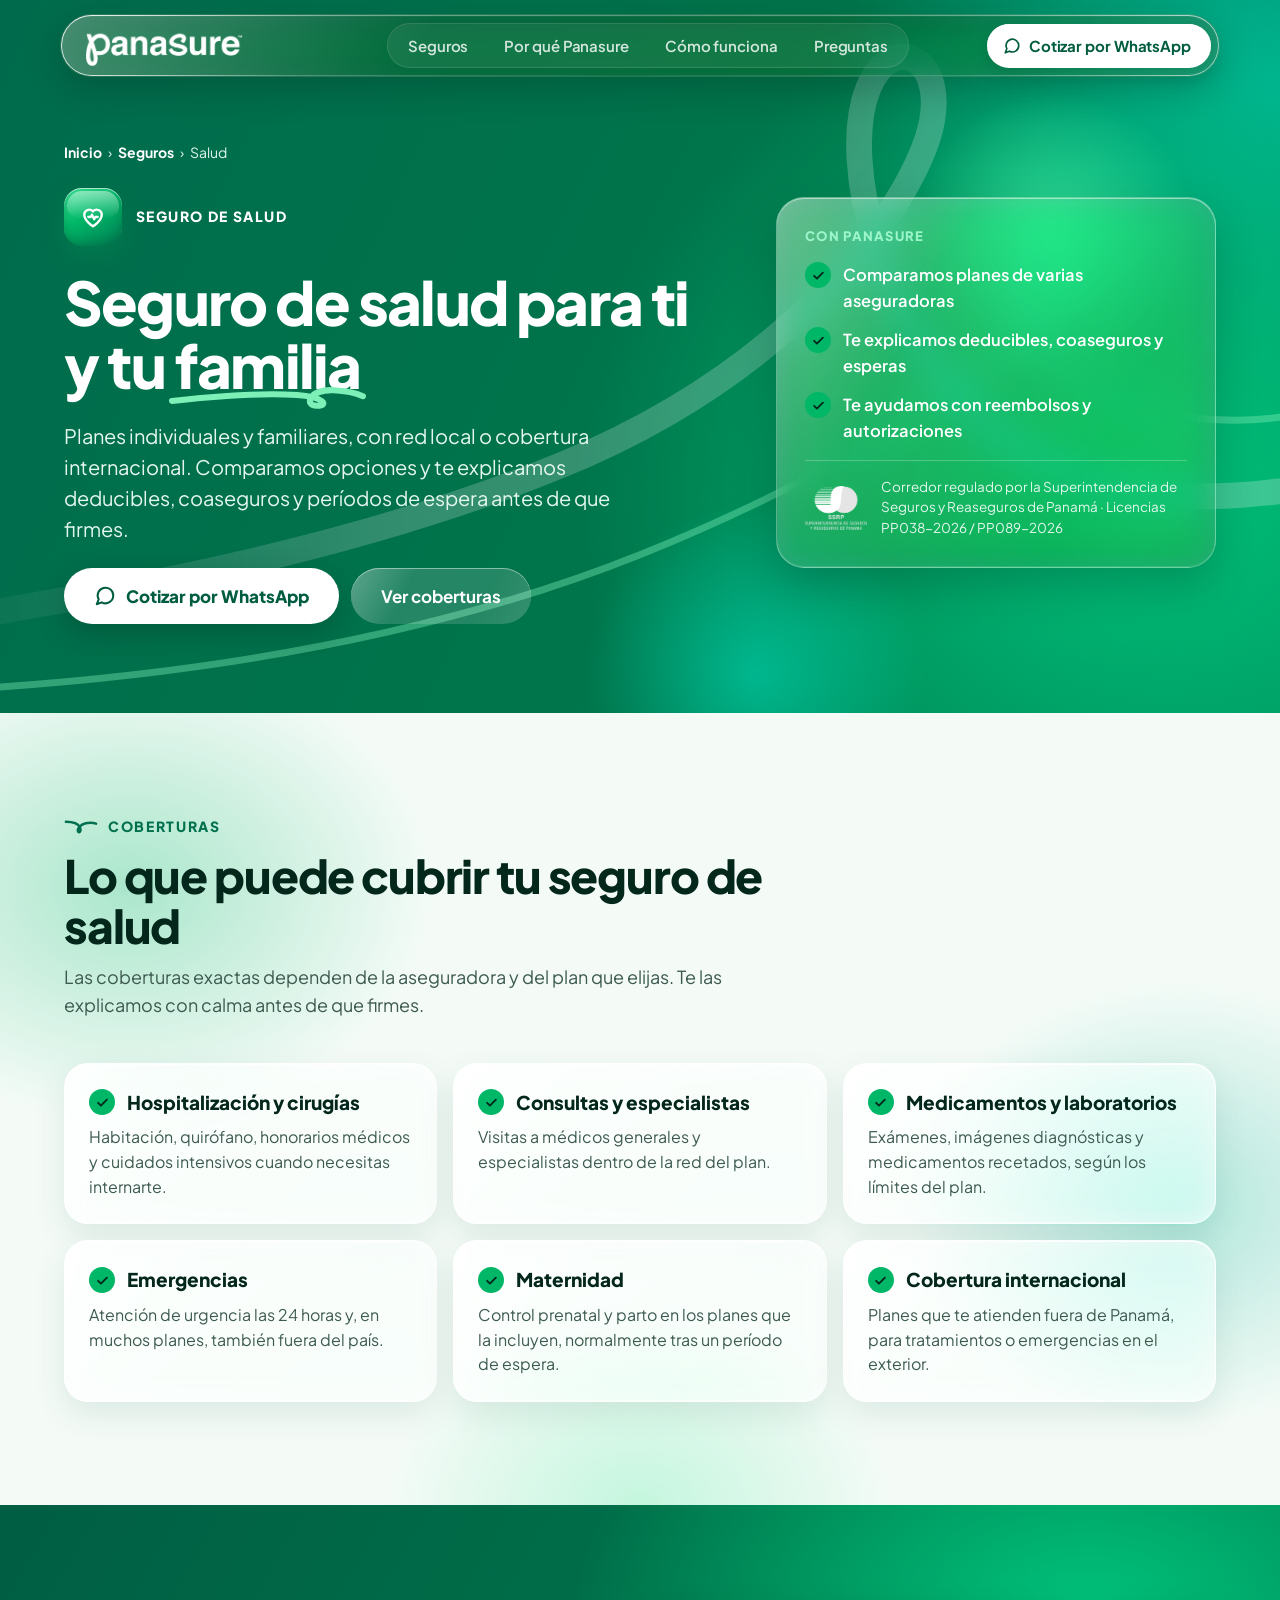
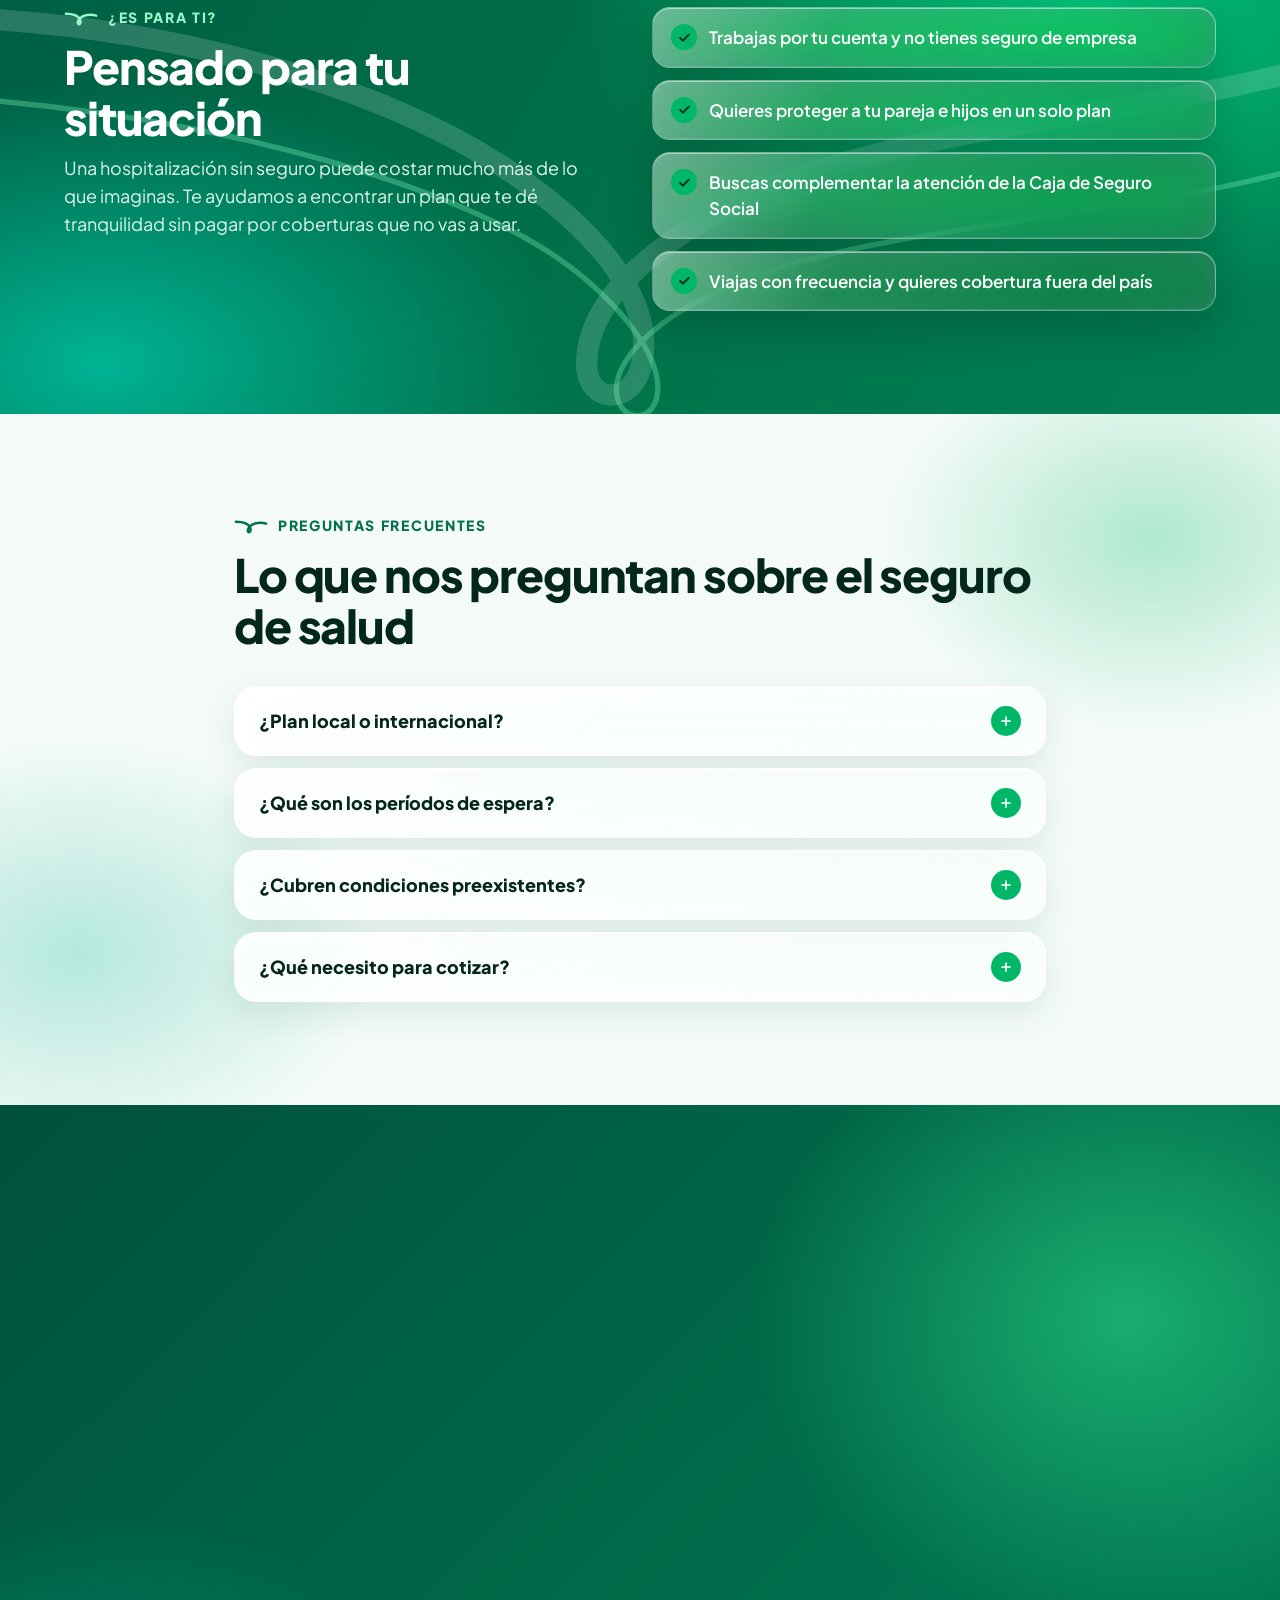
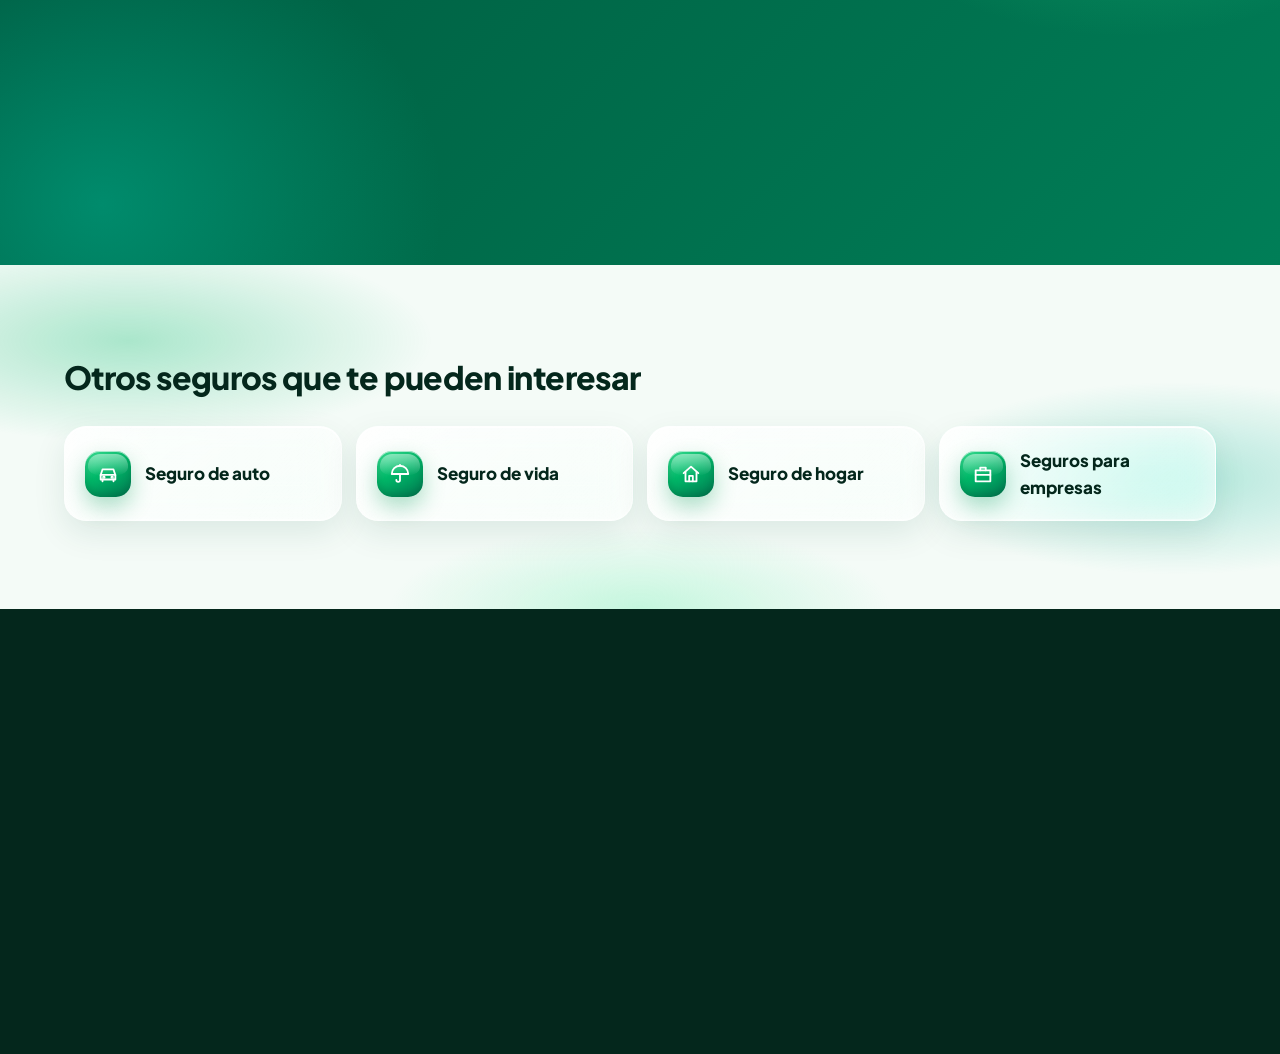
<file: seguro-de-salud/index.html>
<!doctype html>
<html lang="es">
<head>
<meta charset="utf-8">
<meta name="viewport" content="width=device-width, initial-scale=1, viewport-fit=cover">
<title>Seguro de salud en Panamá | Panasure</title>
<meta name="description" content="Cotiza tu seguro de salud individual o familiar en Panamá con Panasure. Comparamos planes locales e internacionales y te explicamos cada cobertura con claridad.">
<meta name="theme-color" content="#006B4C">
<link rel="canonical" href="https://somospanasure.com/seguro-de-salud/">
<link rel="icon" type="image/png" sizes="64x64" href="/favicon-64.png">
<link rel="apple-touch-icon" href="/apple-touch-icon.png">
<meta property="og:type" content="website">
<meta property="og:locale" content="es_PA">
<meta property="og:site_name" content="Panasure">
<meta property="og:title" content="Seguro de salud en Panamá | Panasure">
<meta property="og:description" content="Cotiza tu seguro de salud individual o familiar en Panamá con Panasure. Comparamos planes locales e internacionales y te explicamos cada cobertura con claridad.">
<meta property="og:url" content="https://somospanasure.com/seguro-de-salud/">
<meta property="og:image" content="https://somospanasure.com/og-image.jpg">
<meta property="og:image:width" content="1200">
<meta property="og:image:height" content="630">
<meta name="twitter:card" content="summary_large_image">
<link rel="preconnect" href="https://fonts.googleapis.com">
<link rel="preconnect" href="https://fonts.gstatic.com" crossorigin>
<link rel="stylesheet" href="https://fonts.googleapis.com/css2?family=Plus+Jakarta+Sans:wght@400..800&display=swap">
<style>body{margin:0}html{scroll-behavior:smooth}a{color:#00704F}a:hover{color:#005239}summary{cursor:pointer}section[id]{scroll-margin-top:96px}.page{background:radial-gradient(ellipse 55% 9% at 0% 31%,rgba(0,183,104,.26) 0%,rgba(0,183,104,0) 100%),radial-gradient(ellipse 50% 8% at 100% 39%,rgba(0,179,147,.24) 0%,rgba(0,179,147,0) 100%),radial-gradient(ellipse 55% 9% at 100% 55%,rgba(0,183,104,.22) 0%,rgba(0,183,104,0) 100%),radial-gradient(ellipse 50% 8% at 0% 64%,rgba(0,179,147,.22) 0%,rgba(0,179,147,0) 100%),radial-gradient(ellipse 55% 8% at 100% 82%,rgba(0,183,104,.24) 0%,rgba(0,183,104,0) 100%),#F4FBF7}.glass{background:rgba(255,255,255,.58);-webkit-backdrop-filter:blur(20px) saturate(170%);backdrop-filter:blur(20px) saturate(170%);border:1px solid rgba(255,255,255,.95);box-shadow:inset 0 1px 0 #FFFFFF,0 14px 36px rgba(0,80,54,.10)}.glassbar{background:rgba(0,62,43,.72);-webkit-backdrop-filter:blur(22px) saturate(180%);backdrop-filter:blur(22px) saturate(180%);border:1px solid rgba(255,255,255,.24);box-shadow:inset 0 1px 0 rgba(255,255,255,.38),inset 0 -1px 0 rgba(255,255,255,.08),0 12px 34px rgba(0,40,26,.26)}.glass-dark{background:rgba(0,40,28,.30);-webkit-backdrop-filter:blur(20px) saturate(160%);backdrop-filter:blur(20px) saturate(160%);border:1px solid rgba(255,255,255,.30);box-shadow:inset 0 1px 0 rgba(255,255,255,.35),0 18px 44px rgba(0,30,20,.28)}.glass-quote{background:rgba(255,255,255,.88);-webkit-backdrop-filter:blur(26px) saturate(180%);backdrop-filter:blur(26px) saturate(180%);border:1px solid rgba(255,255,255,.95);box-shadow:inset 0 1px 0 #FFFFFF,0 28px 70px rgba(0,40,26,.38)}.glass-btn{background:rgba(255,255,255,.14);-webkit-backdrop-filter:blur(14px) saturate(160%);backdrop-filter:blur(14px) saturate(160%);border:1px solid rgba(255,255,255,.55);box-shadow:inset 0 1px 0 rgba(255,255,255,.45)}.hero{background:radial-gradient(ellipse 45% 70% at 90% 68%,#00C27A 0%,rgba(0,194,122,0) 100%),radial-gradient(ellipse 34% 55% at 100% 12%,#00B393 0%,rgba(0,179,147,0) 100%),linear-gradient(115deg,#006B4C 0%,#00754B 55%,#008556 100%)}.band{background:radial-gradient(ellipse 40% 90% at 100% 50%,#00A070 0%,rgba(0,160,112,0) 100%),linear-gradient(115deg,#006B4C 0%,#007A50 100%)}@container pg (max-width: 760px){.hero{background:radial-gradient(ellipse 130% 36% at 60% 100%,#00C27A 0%,rgba(0,194,122,0) 100%),linear-gradient(170deg,#006B4C 0%,#008052 100%)}.nav-link{display:none !important}.cta-extra{display:none !important}.logo{height:30px !important}.glasswrap{padding:10px 12px !important;margin-bottom:-80px !important}.glassbar{padding:7px 7px 7px 18px !important}.hero-sec{padding-top:108px !important}.orb-a{display:none !important}.sec{padding-left:20px !important;padding-right:20px !important}.btn-row a{flex:1 1 100% !important;justify-content:center !important}.prod{flex-direction:row !important;align-items:flex-start !important;padding:20px !important;gap:16px !important}.prod-ico{width:46px !important;height:46px !important;flex:none !important}.prod h3{font-size:19px !important}.prod p{font-size:15.5px !important}.quote{padding:22px !important;border-radius:20px !important}.chip{flex:1 1 28% !important;padding:0 8px !important}.faq{padding:4px 18px !important}.foot-legal{flex-direction:column !important}}.chip{min-height:48px;padding:0 18px;border-radius:999px;border:2px solid #BFE3D1;background:#FFFFFF;color:#04271C;font:inherit;font-size:15px;font-weight:600;cursor:pointer}.chip[aria-pressed="true"]{border-color:#00704F;background:#00704F;color:#FFFFFF;font-weight:700}a:focus-visible,button:focus-visible,summary:focus-visible{outline:3px solid #7DF0B8;outline-offset:3px}.wrap{max-width:1200px;margin:0 auto;padding-left:24px;padding-right:24px;box-sizing:border-box}.kicker{margin:0;font-size:14px;font-weight:800;letter-spacing:.12em;text-transform:uppercase;color:#00704F}.h2{margin:0;font-size:clamp(28px,3.8cqw,46px);line-height:1.1;font-weight:800;letter-spacing:-.025em}.muted{color:#3D5A50}.grid{display:flex;flex-wrap:wrap;gap:16px}.grid>*{flex:1 1 320px;min-width:0;box-sizing:border-box}.btn{display:inline-flex;align-items:center;justify-content:center;gap:10px;min-height:56px;box-sizing:border-box;padding:0 30px;border-radius:999px;text-decoration:none;font:inherit;font-weight:800;font-size:17px;border:0;cursor:pointer}.btn-white{background:#FFFFFF;color:#005C40;box-shadow:0 10px 28px rgba(0,40,26,.28)}.btn-white:hover{color:#004030}.btn-dark{background:#04271C;color:#FFFFFF}.btn-dark:hover{background:#0B3A2B;color:#FFFFFF}.glass-btn{color:#FFFFFF}.glass-btn:hover{color:#FFFFFF;background:rgba(255,255,255,.24)}.crumbs{display:flex;flex-wrap:wrap;gap:6px;font-size:14px;color:#E4F7EE}.crumbs a{color:#FFFFFF;text-decoration:none;font-weight:700}.crumbs a:hover{color:#FFFFFF;text-decoration:underline}.check{flex:none;width:26px;height:26px;border-radius:50%;background:#00B768;color:#04271C;display:flex;align-items:center;justify-content:center}.field{display:flex;flex-direction:column;gap:6px;font-size:14.5px;font-weight:700;color:#04271C}.field input,.field select,.field textarea{font:inherit;font-size:16px;font-weight:500;color:#04271C;background:rgba(255,255,255,.92);border:1.5px solid #BFE3D1;border-radius:14px;padding:12px 14px;min-height:50px;box-sizing:border-box;width:100%}.field textarea{min-height:92px;resize:vertical}.field input:focus,.field select:focus,.field textarea:focus{outline:none;border-color:#00704F;box-shadow:0 0 0 4px rgba(0,183,104,.22)}.lift{transition:translate .35s cubic-bezier(.2,.7,.2,1),box-shadow .35s}.lift:hover{translate:0 -5px;box-shadow:inset 0 1px 0 #FFFFFF,0 22px 46px rgba(0,80,54,.16)}.wa-float{position:fixed;right:22px;bottom:calc(22px + env(safe-area-inset-bottom,0px));z-index:60;display:inline-flex;align-items:center;justify-content:center;gap:10px;min-height:58px;padding:0 24px 0 20px;box-sizing:border-box;border-radius:999px;background:rgba(0,183,104,.88);-webkit-backdrop-filter:blur(18px) saturate(180%);backdrop-filter:blur(18px) saturate(180%);border:1px solid rgba(255,255,255,.65);box-shadow:inset 0 1px 0 rgba(255,255,255,.6),0 16px 36px rgba(0,60,40,.35);color:#04271C;font-family:'Plus Jakarta Sans',system-ui,-apple-system,'Segoe UI',sans-serif;font-weight:800;font-size:16px;text-decoration:none;opacity:0;transform:translateY(18px) scale(.94);pointer-events:none;transition:opacity .35s,transform .35s cubic-bezier(.2,.7,.2,1)}.wa-float.show{opacity:1;transform:none;pointer-events:auto}.wa-float:hover{color:#04271C;background:rgba(0,200,114,.95)}@media (max-width:640px){.wa-float{right:16px;bottom:calc(16px + env(safe-area-inset-bottom,0px));width:58px;padding:0}.wa-float span{display:none}}@keyframes fadeUp{from{opacity:0;transform:translateY(24px)}to{opacity:1;transform:none}}@keyframes popIn{from{opacity:0;transform:translateY(34px) scale(.96)}to{opacity:1;transform:none}}@keyframes drift{0%,100%{transform:translate(0,0) scale(1)}50%{transform:translate(-36px,28px) scale(1.08)}}.orb{animation:drift 16s ease-in-out infinite}.orb+.orb{animation-duration:21s;animation-direction:reverse}.js .hero-in>*{animation:fadeUp .8s cubic-bezier(.2,.7,.2,1) both}.js .hero-in>*:nth-child(2){animation-delay:.08s}.js .hero-in>*:nth-child(3){animation-delay:.16s}.js .hero-in>*:nth-child(4){animation-delay:.24s}.js .hero-in>*:nth-child(5){animation-delay:.32s}.js .hero-in>*:nth-child(6){animation-delay:.4s}.js .pop{animation:popIn .95s .3s cubic-bezier(.2,.7,.2,1) both}.js .reveal{opacity:0;transform:translateY(30px);transition:opacity .75s cubic-bezier(.2,.7,.2,1) var(--d,0s),transform .75s cubic-bezier(.2,.7,.2,1) var(--d,0s)}.js .reveal.in{opacity:1;transform:none}@media (prefers-reduced-motion: reduce){*,*::before,*::after{animation:none !important;transition:none !important}.js .reveal{opacity:1;transform:none}html{scroll-behavior:auto}}/* ---- Velocidad ---- */.page{background:#F4FBF7 !important;overflow-x:clip}.cv{content-visibility:auto;contain-intrinsic-size:auto 900px}.orb{will-change:transform}/* ---- Trazo con lazo (de la P del logo) ---- */.loop-bg{position:absolute;inset:0;width:100%;height:100%;z-index:0;pointer-events:none}.has-loop{position:relative;overflow:hidden}.has-loop>:not(.loop-bg){position:relative;z-index:1}.draw path{stroke-dasharray:1}.js .draw path{stroke-dashoffset:1;transition:stroke-dashoffset 2.6s cubic-bezier(.45,.05,.2,1) var(--dd,0s)}.js .draw.in path{stroke-dashoffset:0}.swash{position:relative;display:inline-block;white-space:nowrap}.swash svg{position:absolute;left:-3%;bottom:-.22em;width:106%;height:.44em;overflow:visible;pointer-events:none}.kicker{display:flex;align-items:center;gap:10px}.kicker::before{content:"";flex:none;width:34px;height:17px;background:currentColor;-webkit-mask:url("data:image/svg+xml,%3Csvg xmlns='http://www.w3.org/2000/svg' viewBox='0 0 36 18' fill='none' stroke='%23000' stroke-width='2.6' stroke-linecap='round'%3E%3Cpath d='M2 4 C 9 4, 15 6, 17 10 C 18.5 13.5, 16.5 16.5, 15 14.5 C 13.5 12.5, 17 6.5, 23 5.5 C 28 4.7, 31 5, 34 6'/%3E%3C/svg%3E") center/contain no-repeat;mask:url("data:image/svg+xml,%3Csvg xmlns='http://www.w3.org/2000/svg' viewBox='0 0 36 18' fill='none' stroke='%23000' stroke-width='2.6' stroke-linecap='round'%3E%3Cpath d='M2 4 C 9 4, 15 6, 17 10 C 18.5 13.5, 16.5 16.5, 15 14.5 C 13.5 12.5, 17 6.5, 23 5.5 C 28 4.7, 31 5, 34 6'/%3E%3C/svg%3E") center/contain no-repeat}@container pg (max-width: 760px){.loop-bg path{stroke-width:18}}/* ---- Cabecera de vidrio líquido ---- */.glasswrap .glassbar{background:linear-gradient(180deg,rgba(0,62,43,.44) 0%,rgba(0,46,32,.30) 100%) !important;-webkit-backdrop-filter:blur(26px) saturate(200%) brightness(1.05) !important;backdrop-filter:blur(26px) saturate(200%) brightness(1.05) !important;border:1px solid rgba(255,255,255,.14) !important;box-shadow:inset 0 1px 1px rgba(255,255,255,.35),inset 0 -1px 1px rgba(255,255,255,.08),inset 0 0 24px rgba(255,255,255,.06),0 12px 34px rgba(0,30,20,.24) !important;transition:background .5s,border-color .5s,box-shadow .5s,max-width .55s cubic-bezier(.2,.7,.2,1),padding .55s cubic-bezier(.2,.7,.2,1),color .4s}.glassbar::after{content:"";position:absolute;inset:0;border-radius:inherit;padding:1.2px;pointer-events:none;background:linear-gradient(115deg,rgba(255,255,255,.9) 0%,rgba(255,255,255,.18) 22%,rgba(255,255,255,0) 50%,rgba(255,255,255,.12) 78%,rgba(255,255,255,.6) 100%);-webkit-mask:linear-gradient(#000 0 0) content-box,linear-gradient(#000 0 0);-webkit-mask-composite:xor;mask-composite:exclude}.glasswrap.scrolled .glassbar{max-width:1060px !important;background:linear-gradient(180deg,rgba(0,58,40,.58) 0%,rgba(0,44,30,.46) 100%) !important}.hdr{display:grid !important;grid-template-columns:1fr auto 1fr;align-items:center;column-gap:16px}.hdr-logo{justify-self:start;display:flex;align-items:center;min-height:44px;text-decoration:none}.hdr-nav{display:flex;align-items:center;gap:2px;padding:4px;border-radius:999px;background:rgba(255,255,255,.07);box-shadow:inset 0 0 0 1px rgba(255,255,255,.12),inset 0 1px 2px rgba(0,30,20,.12);transition:background .5s,box-shadow .5s}.hdr-nav .nav-link{position:relative;display:block;font-size:15px;font-weight:600;letter-spacing:-.006em;line-height:1;color:rgba(255,255,255,.82);text-decoration:none;padding:11px 17px;border-radius:999px;white-space:nowrap;transition:color .3s,background .3s,box-shadow .3s}.hdr-nav .nav-link:hover{color:#FFFFFF;background:rgba(255,255,255,.12)}.hdr-nav .nav-link.is-active{color:#04271C;background:#FFFFFF;box-shadow:inset 0 1px 0 #FFFFFF,0 3px 10px rgba(0,30,20,.20)}.glasswrap.light .hdr-nav{background:rgba(0,112,79,.06);box-shadow:inset 0 0 0 1px rgba(0,112,79,.10),inset 0 1px 2px rgba(0,60,40,.06)}.glasswrap.light .hdr-nav .nav-link{color:#3D5A50}.glasswrap.light .hdr-nav .nav-link:hover{color:#04271C;background:rgba(0,112,79,.08)}.glasswrap.light .hdr-nav .nav-link.is-active{color:#FFFFFF;background:#00704F;box-shadow:0 3px 10px rgba(0,112,79,.3)}.hdr-cta{justify-self:end;display:inline-flex;align-items:center;gap:8px;min-height:44px;box-sizing:border-box;padding:0 20px 0 16px;border-radius:999px;background:#FFFFFF;color:#005C40;font-size:15px;font-weight:700;letter-spacing:-.006em;text-decoration:none;white-space:nowrap;transition:background .4s,color .4s,transform .25s,box-shadow .4s;box-shadow:inset 0 1px 0 #FFFFFF,0 6px 16px rgba(0,30,20,.18)}.hdr-cta:hover{color:#004030}.glasswrap.light .hdr-cta:hover{color:#FFFFFF}@container pg (max-width: 1100px){.hdr-nav .nav-link{padding:10px 12px;font-size:14.5px}.hdr .cta-extra{display:none !important}}@container pg (max-width: 900px){.hdr-nav{display:none !important}.hdr{grid-template-columns:1fr auto}}.hdr-cta:hover{transform:translateY(-1px)}.logo-dark{display:none !important}.glasswrap.light .glassbar{color:#04271C !important;background:linear-gradient(180deg,rgba(255,255,255,.68) 0%,rgba(255,255,255,.44) 100%) !important;border-color:rgba(255,255,255,.85) !important;box-shadow:inset 0 1px 1px #FFFFFF,inset 0 -1px 1px rgba(255,255,255,.5),inset 0 0 24px rgba(255,255,255,.4),0 12px 34px rgba(0,80,54,.16) !important}.glasswrap.light .glassbar::after{background:linear-gradient(115deg,#FFFFFF 0%,rgba(255,255,255,.4) 25%,rgba(0,112,79,.10) 55%,rgba(255,255,255,.3) 80%,#FFFFFF 100%)}.glasswrap.light .hdr-cta{background:#04271C;color:#FFFFFF;box-shadow:inset 0 1px 0 rgba(255,255,255,.2),0 6px 16px rgba(0,30,20,.25)}.glasswrap.light .logo-light{display:none !important}.glasswrap.light .logo-dark{display:block !important}@container pg (max-width: 760px){.glasswrap.scrolled .glassbar{max-width:100% !important}}/* ---- Dinamismo ---- */.strip .ss{display:none}.sr-only{position:absolute !important;width:1px;height:1px;padding:0;margin:-1px;overflow:hidden;clip:rect(0 0 0 0);white-space:nowrap;border:0}.rot{display:inline-grid;justify-items:start;vertical-align:bottom}.rot>.rot-ghost,.rot>.rot-w{grid-area:1/1}.rot-ghost{visibility:hidden}.rot svg{left:-2%;width:calc(var(--sw,100%) * 1.04);transition:width .45s cubic-bezier(.2,.7,.2,1)}.rot-w{display:inline-block;transition:transform .38s cubic-bezier(.2,.7,.2,1),opacity .38s}.rot-w.out{opacity:0;transform:translateY(-.4em)}.rot-w.pre{opacity:0;transform:translateY(.4em);transition:none}.hdr-prog{position:absolute;left:30px;right:30px;bottom:3px;height:2px;border-radius:2px;background:linear-gradient(90deg,#2EE08C,#7DF0B8);transform:scaleX(var(--p,0));transform-origin:left;pointer-events:none;opacity:.85}.glasswrap.light .hdr-prog{background:linear-gradient(90deg,#00B768,#00704F)}.ticker{position:relative;z-index:1;overflow:hidden;padding:4px 0 clamp(80px,9cqw,104px);-webkit-mask:linear-gradient(90deg,transparent 0,#000 12%,#000 88%,transparent 100%);mask:linear-gradient(90deg,transparent 0,#000 12%,#000 88%,transparent 100%)}.ticker-track{display:flex;width:max-content;animation:tk 48s linear infinite}.ticker:hover .ticker-track{animation-play-state:paused}.tk-set{display:flex;align-items:center;gap:12px;padding-right:12px}.tk-chip{display:inline-flex;align-items:center;gap:10px;padding:7px 18px 7px 7px;border-radius:999px;background:linear-gradient(140deg,rgba(255,255,255,.22) 0%,rgba(255,255,255,.07) 100%);border:1px solid rgba(255,255,255,.3);box-shadow:inset 0 1px 0 rgba(255,255,255,.42),0 6px 18px rgba(0,40,26,.12);color:#FFFFFF;font-size:16px;font-weight:700;letter-spacing:-.005em;white-space:nowrap}.tk-ico{flex:none;width:34px;height:34px;border-radius:50%;display:flex;align-items:center;justify-content:center;background:linear-gradient(150deg,#FFFFFF 0%,#DDF8EA 100%);color:#00704F;box-shadow:inset 0 -2px 4px rgba(0,112,79,.15)}@keyframes tk{to{transform:translateX(-50%)}}summary{list-style:none;display:flex;align-items:center;justify-content:space-between;gap:16px}summary::-webkit-details-marker{display:none}summary::after{content:"";flex:none;width:30px;height:30px;border-radius:50%;background:#00B768 url("data:image/svg+xml,%3Csvg xmlns='http://www.w3.org/2000/svg' viewBox='0 0 24 24' fill='none' stroke='%23FFFFFF' stroke-width='2.6' stroke-linecap='round'%3E%3Cpath d='M12 6v12M6 12h12'/%3E%3C/svg%3E") center/16px no-repeat;transition:transform .35s cubic-bezier(.3,1.6,.5,1),background-color .3s}details[open]>summary::after{transform:rotate(135deg);background-color:#00704F}details[open]>p{animation:fadeUp .45s cubic-bezier(.2,.7,.2,1)}.step{position:relative;flex-direction:column !important;gap:14px !important}.step::after{content:"";position:absolute;top:27px;left:72px;right:-20px;height:3px;border-radius:3px;background:linear-gradient(90deg,#00B768,rgba(0,183,104,.12));transform:scaleX(0);transform-origin:left;transition:transform 1s cubic-bezier(.2,.7,.2,1) calc(var(--d,0s) + .35s)}.step:last-child::after{display:none}.step.in::after{transform:scaleX(1)}.js .step .num{transform:scale(.3);opacity:0;transition:transform .6s cubic-bezier(.3,1.6,.5,1) calc(var(--d,0s) + .1s),opacity .3s calc(var(--d,0s) + .1s)}.js .step.in .num{transform:none;opacity:1}.step .num{box-shadow:0 0 0 8px rgba(0,183,104,.14),0 10px 22px rgba(0,150,85,.3)}@keyframes icoPop{from{transform:scale(.4) rotate(-25deg);opacity:0}}.js .prod.reveal.in .ico-tile,.js #por-que .reveal.in>div:first-child{animation:icoPop .75s cubic-bezier(.3,1.6,.5,1) calc(var(--d,0s) + .25s) backwards}.loop-par{will-change:translate}@container pg (max-width: 1000px){.step::after{display:none}}@container pg (max-width: 760px){.step{flex-direction:row !important;gap:18px !important;padding-bottom:6px}.step::after{display:block;top:66px;left:27px;right:auto;bottom:-22px;width:3px;height:auto;background:linear-gradient(180deg,#00B768,rgba(0,183,104,.12));transform:scaleY(0);transform-origin:top}.step.in::after{transform:scaleY(1)}.hdr-prog{left:20px;right:20px}.hero-sec.has-tk{padding-bottom:28px !important}.tk-chip{font-size:14.5px;padding:6px 15px 6px 6px}.tk-ico{width:30px;height:30px}.ticker{padding-bottom:74px}}@media (prefers-reduced-motion: reduce){.ticker-track{animation:none}}/* ---- Política de privacidad ---- */.pol{display:grid;grid-template-columns:260px minmax(0,1fr);gap:48px;align-items:start}.pol-toc,.pol-toc.glass{position:sticky;top:100px;}.pol-toc{border-radius:22px;padding:20px;display:flex;flex-direction:column;gap:2px;font-size:14.5px}.pol-toc p{margin:0 0 8px;font-size:12.5px;font-weight:800;letter-spacing:.1em;text-transform:uppercase;color:#00704F}.pol-toc a{color:#3D5A50;text-decoration:none;padding:7px 10px;border-radius:10px;font-weight:600;line-height:1.35;transition:background .25s,color .25s}.pol-toc a:hover{background:rgba(0,112,79,.08);color:#04271C}.pol-body{max-width:780px;display:flex;flex-direction:column;gap:14px}.pol-sec{scroll-margin-top:100px;padding:26px 0 22px;border-bottom:1px solid rgba(0,112,79,.12)}.pol-sec h2{margin:0 0 12px;display:flex;align-items:baseline;gap:14px;font-size:clamp(21px,2.2cqw,26px);line-height:1.25;font-weight:800;letter-spacing:-.015em}.pol-sec h2 span{flex:none;font-size:14px;font-weight:800;color:#00B768;letter-spacing:.04em}.pol-sec p{margin:0 0 12px;color:#23463A}.pol-sec ul{margin:0 0 12px;padding-left:22px;color:#23463A;display:flex;flex-direction:column;gap:8px}.pol-sec li::marker{color:#00B768}.pol-sec a{color:#00704F;font-weight:700}.pol-cta{margin-top:24px;border-radius:24px;padding:24px 28px;display:flex;flex-wrap:wrap;align-items:center;justify-content:space-between;gap:16px;color:#FFFFFF}.pol-cta p{margin:0;font-size:19px;font-weight:800}@container pg (max-width: 900px){.pol{grid-template-columns:1fr;gap:20px}.pol-toc.glass{position:static}}@container pg (max-width: 760px){.pol-toc{display:none !important}.pol-cta{padding:20px}.pol-cta .btn{width:100%}}/* ---- Cierre de cotización ---- */.cta-deep{background:radial-gradient(42% 60% at 88% 28%,rgba(46,224,140,.55) 0%,rgba(46,224,140,0) 70%),radial-gradient(38% 55% at 8% 92%,rgba(0,179,147,.5) 0%,rgba(0,179,147,0) 70%),linear-gradient(135deg,#00513A 0%,#006848 50%,#007E57 100%)}.cta-grid{display:grid;grid-template-columns:minmax(0,1fr) minmax(0,480px);align-items:center;gap:40px 72px}.cta-copy{display:flex;flex-direction:column;gap:clamp(16px,2.2cqw,22px)}.cta-h2{margin:0;font-size:clamp(34px,4.8cqw,60px);line-height:1.04;font-weight:800;letter-spacing:-.03em}.cta-lead{margin:0;font-size:clamp(17px,1.6cqw,19px);color:#DDF5EA;max-width:500px}.cta-feats{display:grid;grid-template-columns:repeat(3,minmax(0,1fr));gap:10px;max-width:540px}.cta-feat{border-radius:20px;padding:16px;display:flex;flex-direction:column;gap:3px}.cta-feat strong{font-size:17px;font-weight:800;margin-top:8px}.cta-feat small{font-size:13px;color:#C9EEDC}.cta-ico{width:38px;height:38px;border-radius:12px;display:flex;align-items:center;justify-content:center;background:linear-gradient(150deg,#FFFFFF,#DDF8EA);color:#00704F;box-shadow:inset 0 -2px 4px rgba(0,112,79,.15)}.cta-adv{max-width:540px;box-sizing:border-box;border-radius:22px;padding:12px 12px 12px 12px;display:flex;align-items:center;gap:14px}.cta-adv img{flex:none;width:52px;height:52px;border-radius:16px;box-shadow:0 6px 16px rgba(0,30,20,.3)}.cta-adv-t{flex:1;min-width:0;display:flex;flex-direction:column;gap:2px}.cta-adv-t strong{font-size:16px}.cta-adv-t span{font-size:13.5px;color:#C9EEDC;line-height:1.35}.cta-adv .btn{min-height:46px;padding:0 18px;font-size:15px}@container pg (max-width: 900px){.cta-grid{grid-template-columns:1fr}.cta-card{max-width:520px}}@container pg (max-width: 760px){.cta-feats{gap:8px}.cta-feat{padding:12px 10px;border-radius:16px}.cta-feat strong{font-size:15px}.cta-feat small{font-size:12px}.cta-ico{width:32px;height:32px;border-radius:10px}.cta-adv-t span{display:none}.cta-adv .btn{padding:0 14px}}/* ---- Cotizador de auto ---- */html.ao-lock{overflow:hidden}.ao{position:fixed;inset:0;z-index:100;display:flex;align-items:center;justify-content:center;padding:24px;box-sizing:border-box;font-family:'Plus Jakarta Sans',system-ui,-apple-system,'Segoe UI',sans-serif;color:#04271C;line-height:1.5}.ao[hidden]{display:none}.ao-back{position:absolute;inset:0;background:rgba(0,36,24,.5);-webkit-backdrop-filter:blur(10px);backdrop-filter:blur(10px);opacity:0;transition:opacity .3s}.ao.on .ao-back{opacity:1}.ao-panel{position:relative;width:min(1020px,100%);height:min(720px,100%);border-radius:30px;display:flex;flex-direction:column;overflow:hidden;background:linear-gradient(160deg,#FFFFFF 0%,#F4FBF7 100%);box-shadow:0 40px 100px rgba(0,30,20,.45),inset 0 1px 0 #FFFFFF;opacity:0;transform:translateY(26px) scale(.97);transition:opacity .35s,transform .5s cubic-bezier(.2,.7,.2,1)}.ao.on .ao-panel{opacity:1;transform:none}.ao-head{display:flex;align-items:center;justify-content:space-between;gap:16px;padding:22px 28px 16px}.ao-brandline{display:flex;align-items:center;gap:12px}.ao-title{margin:0;font-size:20px;font-weight:800;letter-spacing:-.01em}.ao-sub{margin:0;font-size:13.5px;color:#3D5A50}.ao-x{flex:none;width:44px;height:44px;border-radius:50%;border:0;background:rgba(0,112,79,.08);color:#04271C;cursor:pointer;display:flex;align-items:center;justify-content:center;transition:background .25s,transform .25s}.ao-x:hover{background:rgba(0,112,79,.16);transform:rotate(90deg)}.ao-stepper{padding:0 28px 4px !important;grid-template-columns:repeat(4,minmax(0,1fr)) !important}.ao-grid{flex:1;min-height:0;display:grid;grid-template-columns:minmax(0,1fr) 310px;border-top:1px solid rgba(0,112,79,.08);margin-top:12px}.ao-main{overflow-y:auto;overscroll-behavior:contain;padding:22px 28px 28px}.ao-sum{border-left:1px solid rgba(0,112,79,.1);background:linear-gradient(180deg,#EFFAF4,#E3F6EC);padding:22px;display:flex;flex-direction:column;gap:14px;overflow-y:auto}.ao-foot[hidden]{display:none}.ao-foot{display:flex;align-items:center;justify-content:space-between;gap:12px;padding:14px 28px;border-top:1px solid rgba(0,112,79,.1);background:rgba(255,255,255,.85)}.ao-foot .btn{min-height:52px;border-radius:14px;padding:0 28px;font-size:16px}.ao-foot .btn[disabled]{opacity:.35;cursor:not-allowed}.ao-step{display:none;flex-direction:column;gap:18px}.ao-step.is-on{display:flex;animation:wizIn .45s cubic-bezier(.2,.7,.2,1)}.ao-step.is-on.from-back{animation-name:wizBack}.ao-h{margin:0;font-size:clamp(22px,2.4vw,26px);font-weight:800;letter-spacing:-.02em;outline:none}.ao-covs{display:grid;grid-template-columns:repeat(2,minmax(0,1fr));gap:16px;padding-top:8px}.ao-cov{position:relative;text-align:left;font:inherit;color:inherit;background:#FFFFFF;border:2px solid rgba(0,112,79,.14);border-radius:22px;padding:22px 20px 20px;display:flex;flex-direction:column;gap:10px;cursor:pointer;transition:border-color .25s,box-shadow .25s,transform .25s}.ao-cov:hover{transform:translateY(-3px);box-shadow:0 16px 32px rgba(0,112,79,.14)}.ao-cov[aria-pressed="true"]{border-color:#00704F;box-shadow:0 0 0 4px rgba(0,183,104,.18),0 16px 32px rgba(0,112,79,.14)}.ao-cov-top{display:flex;align-items:center;gap:10px;font-size:18px}.ao-radio{flex:none;width:22px;height:22px;border-radius:50%;border:2px solid #9DBFB1;box-sizing:border-box;transition:border .25s}.ao-cov[aria-pressed="true"] .ao-radio{border:7px solid #00704F}.ao-cov-d{margin:0;font-size:14.5px;color:#3D5A50}.ao-cov ul{list-style:none;margin:4px 0 0;padding:14px 0 0;border-top:1px dashed rgba(0,112,79,.18);display:flex;flex-direction:column;gap:8px;font-size:14px;font-weight:600}.ao-cov li{display:flex;align-items:center;gap:9px}.ao-cov li::before{content:"";flex:none;width:20px;height:20px;border-radius:50%;background:#00B768 url("data:image/svg+xml,%3Csvg xmlns='http://www.w3.org/2000/svg' viewBox='0 0 24 24' fill='none' stroke='%23FFFFFF' stroke-width='3.2' stroke-linecap='round' stroke-linejoin='round'%3E%3Cpath d='M5 12.5l4.5 4.5L19 7.5'/%3E%3C/svg%3E") center/12px no-repeat}.ao-cov li.n{color:#8AA399;font-weight:500}.ao-cov li.n::before{background:#E4EEE9 url("data:image/svg+xml,%3Csvg xmlns='http://www.w3.org/2000/svg' viewBox='0 0 24 24' fill='none' stroke='%238AA399' stroke-width='3' stroke-linecap='round'%3E%3Cpath d='M7 7l10 10M17 7L7 17'/%3E%3C/svg%3E") center/10px no-repeat}.ao-badge{position:absolute;top:-12px;right:16px;padding:5px 11px;border-radius:999px;background:linear-gradient(90deg,#00B768,#00704F);color:#FFFFFF;font-size:11.5px;font-weight:800;box-shadow:0 6px 14px rgba(0,112,79,.3)}.ao-help{align-self:flex-start;font:inherit;font-size:15px;font-weight:700;color:#00704F;background:none;border:0;padding:8px 0;cursor:pointer}.ao-help[aria-pressed="true"]{text-decoration:underline;text-underline-offset:4px}.ao-f{display:flex;flex-direction:column;gap:9px;min-width:0}.ao-f>span{font-size:14px;font-weight:800}.ao-row{display:grid;grid-template-columns:minmax(0,2fr) minmax(0,1fr);gap:12px}.ao-brands{display:grid;grid-template-columns:repeat(4,minmax(0,1fr));gap:8px}.ao-brand{display:flex;align-items:center;gap:9px;min-height:48px;padding:8px 10px;border-radius:14px;border:1.5px solid rgba(0,112,79,.14);background:#FFFFFF;font:inherit;font-size:14px;font-weight:700;color:#04271C;cursor:pointer;text-align:left;transition:border-color .2s,background .2s,transform .2s}.ao-brand:hover{border-color:#00B768;transform:translateY(-2px)}.ao-brand[aria-pressed="true"]{border-color:#00704F;background:#E3F8EE}.ao-brand[hidden]{display:none}.ao-brand span:last-child{min-width:0;overflow:hidden;text-overflow:ellipsis;white-space:nowrap}.ao-brands{grid-template-columns:repeat(4,minmax(0,1fr)) !important}.ao-brand{flex-direction:column !important;align-items:center !important;justify-content:center;gap:4px !important;padding:12px 6px 10px !important;min-height:84px !important;text-align:center !important}.ao-sil-box{position:relative;display:flex;align-items:center;justify-content:center;width:100%;height:30px;color:#7FA796;transition:color .25s,transform .35s cubic-bezier(.3,1.6,.5,1)}.ao-brand:hover .ao-sil-box{color:#00B768;transform:translateX(3px)}.ao-brand[aria-pressed="true"] .ao-sil-box{color:#00704F}.ao-brand-otra .ao-sil-box svg{opacity:.35}.ao-plus{position:absolute;inset:0;display:flex;align-items:center;justify-content:center;font-size:20px;font-weight:800;color:#00704F}.ao-bn{font-size:13.5px;font-weight:800;letter-spacing:-.005em;max-width:100%;overflow:hidden;text-overflow:ellipsis;white-space:nowrap}.ao-stage{position:relative;flex:none;height:118px;border-radius:20px;overflow:hidden;background:radial-gradient(70% 90% at 50% 110%,rgba(0,183,104,.28),rgba(0,183,104,0) 70%),linear-gradient(180deg,#FFFFFF,#EAF8F0);box-shadow:inset 0 0 0 1px rgba(0,112,79,.1)}.ao-road{position:absolute;left:0;right:0;bottom:20px;height:2px;background:repeating-linear-gradient(90deg,rgba(0,112,79,.4) 0 14px,transparent 14px 26px);opacity:.5}.ao-stage.ready .ao-road{animation:road .9s linear infinite}@keyframes road{to{background-position:-26px 0}}.ao-big{position:absolute;left:50%;bottom:16px;width:170px;height:auto;margin-left:-85px;color:#B5CEC3;opacity:0;transform:translateX(-30px);transition:opacity .45s,transform .6s cubic-bezier(.2,.7,.2,1),color .4s}.ao-big.on{opacity:1;transform:none}.ao-stage.ready .ao-big.on{color:#00704F}.ao-rev-sil{flex:none;width:96px;height:56px;border-radius:16px;background:linear-gradient(180deg,#FFFFFF,#E3F8EE);display:flex;align-items:center;justify-content:center;color:#00704F;box-shadow:inset 0 0 0 1px rgba(0,112,79,.12)}.ao-rev-sil svg{width:80px;height:auto;position:static;margin:0;opacity:1;transform:none;color:#00704F}@media (prefers-reduced-motion: reduce){.ao-stage.ready .ao-road{animation:none}}@media (max-width: 760px){.ao-brands{grid-template-columns:repeat(3,minmax(0,1fr)) !important}.ao-brand{min-height:78px !important}}.ao-send[hidden],.ao-next[hidden]{display:none !important}.ao-mono{flex:none;width:28px;height:28px;border-radius:9px;display:flex;align-items:center;justify-content:center;background:linear-gradient(150deg,#3BE596,#007A52);color:#FFFFFF;font-size:13px;font-weight:800}select.wiz-input{-webkit-appearance:none;appearance:none;background:rgba(255,255,255,.92) url("data:image/svg+xml,%3Csvg xmlns='http://www.w3.org/2000/svg' viewBox='0 0 24 24' fill='none' stroke='%2300704F' stroke-width='2.6' stroke-linecap='round' stroke-linejoin='round'%3E%3Cpath d='M6 9l6 6 6-6'/%3E%3C/svg%3E") right 14px center/16px no-repeat;padding-right:40px;cursor:pointer}.ao-valbox{background:#FFFFFF;border:1.5px solid rgba(0,112,79,.14);border-radius:16px;padding:14px 16px 10px;display:flex;flex-direction:column;gap:6px}.ao-value{font-size:28px;font-weight:800;letter-spacing:-.02em;color:#00704F}.ao-range{width:100%;accent-color:#00704F;cursor:pointer}.ao-scale{display:flex;justify-content:space-between;font-size:12px;color:#7C978C}.ao-sum-t{margin:0;font-size:12.5px;font-weight:800;letter-spacing:.1em;text-transform:uppercase;color:#00704F}.ao-car{display:flex;align-items:center;gap:12px;padding:14px;border-radius:18px;background:#FFFFFF;box-shadow:0 6px 18px rgba(0,80,54,.08)}.ao-car strong{display:block;font-size:15.5px;line-height:1.3}.ao-car>div>span{display:block;font-size:13px;color:#3D5A50}.ao-car-big{padding:18px}.ao-car-big strong{font-size:19px}.ao-dl{margin:0;display:flex;flex-direction:column}.ao-dl div{display:flex;justify-content:space-between;gap:12px;padding:10px 0;border-bottom:1px dashed rgba(0,112,79,.18);font-size:14px}.ao-dl dt{color:#3D5A50}.ao-dl dd{margin:0;font-weight:700;text-align:right}.ao-empty{color:#A9BFB6;font-weight:500}.ao-sum-note{margin-top:auto;display:flex;align-items:center;gap:8px;font-size:12.5px;color:#3D5A50}.ao-sum-note svg{color:#00704F;flex:none}.ao-next-steps{border-radius:18px;background:#EFFAF4;padding:16px 18px}.ao-next-steps p{margin:0 0 10px;font-size:12.5px;font-weight:800;letter-spacing:.1em;text-transform:uppercase;color:#00704F}.ao-next-steps ol{list-style:none;margin:0;padding:0;display:flex;flex-direction:column;gap:10px;font-size:14.5px;font-weight:600}.ao-next-steps li{display:flex;align-items:center;gap:10px}.ao-next-steps li span{flex:none;width:24px;height:24px;border-radius:50%;background:#00704F;color:#FFFFFF;font-size:12px;font-weight:800;display:flex;align-items:center;justify-content:center}.ao-done{align-items:center;text-align:center;padding-top:30px}.ao-done>svg{width:88px;height:88px}.ao-teaser{display:flex;flex-wrap:wrap;align-items:center;gap:12px 14px;padding:16px;border-radius:18px;background:linear-gradient(140deg,#EFFAF4,#E1F6EA);box-shadow:inset 0 0 0 1px rgba(0,112,79,.1)}.ao-teaser>div{flex:1 1 150px;display:flex;flex-direction:column;gap:2px}.ao-teaser strong{font-size:16px}.ao-teaser span{font-size:13.5px;color:#3D5A50}.ao-teaser .btn{min-height:46px;padding:0 20px;font-size:15px}@media (max-width: 760px){.ao{padding:0;align-items:flex-end}.ao-panel{width:100%;height:calc(100% - 18px);border-radius:24px 24px 0 0;transform:translateY(60px)}.ao-head{padding:16px 18px 10px}.ao-stepper{padding:0 18px 2px !important}.ao-stepper li{font-size:11px !important;gap:5px !important}.ao-stepper li span{width:20px !important;height:20px !important;font-size:11px !important}.ao-grid{grid-template-columns:1fr;margin-top:8px}.ao-sum{display:none}.ao-main{padding:18px 18px 22px}.ao-covs{grid-template-columns:1fr;gap:18px}.ao-brands{grid-template-columns:repeat(3,minmax(0,1fr))}.ao-brand{flex-direction:column;align-items:flex-start;gap:6px;font-size:13px}.ao-row{grid-template-columns:minmax(0,1fr) minmax(0,1fr)}.ao-foot{padding:12px 18px calc(12px + env(safe-area-inset-bottom,0px))}.ao-foot .btn{flex:1;padding:0 14px}.ao-foot .ao-send{font-size:15.5px}}@media (prefers-reduced-motion: reduce){.ao-panel,.ao-back{transition:none}}/* ---- Sello SSRP ---- */.ssrp{display:flex;align-items:center;gap:14px}.ssrp img{flex:none;height:auto;display:block}/* ---- Íconos con volumen ---- */.ico-tile{flex:none;position:relative;isolation:isolate;display:flex;align-items:center;justify-content:center;width:58px;height:58px;border-radius:18px;color:#FFFFFF;background:linear-gradient(150deg,#3BE596 0%,#00B768 45%,#007A52 100%);box-shadow:inset 0 1px 0 rgba(255,255,255,.6),inset 0 -3px 8px rgba(0,60,40,.28),0 10px 22px rgba(0,150,85,.32);transition:transform .45s cubic-bezier(.3,1.6,.5,1)}.ico-tile::before{content:"";position:absolute;left:3px;right:3px;top:3px;height:48%;border-radius:15px 15px 40% 40%;background:linear-gradient(180deg,rgba(255,255,255,.45),rgba(255,255,255,0));z-index:-1}.ico-tile.sm{width:46px;height:46px;border-radius:15px}.ico-tile.sm::before{border-radius:12px 12px 40% 40%}.lift:hover .ico-tile,.wiz-tile:hover .ico-tile{transform:rotate(-7deg) scale(1.08)}.seg-host>:not(.loop-bg){position:relative;z-index:1}.seg-host::before{background:radial-gradient(34% 30% at 8% 40%,rgba(0,183,104,.28),rgba(0,183,104,0) 70%),radial-gradient(32% 30% at 94% 70%,rgba(0,179,147,.28),rgba(0,179,147,0) 70%),radial-gradient(40% 22% at 50% 100%,rgba(125,240,184,.38),rgba(125,240,184,0) 70%) !important}.seg-host .loop-bg{left:calc(50% - 50vw);width:100vw}.go{display:inline-flex;align-items:center;gap:6px}.go::after{content:"→";transition:transform .3s}.lift:hover .go::after{transform:translateX(5px)}/* ---- Cotizador por pasos ---- */.wiz{display:flex;flex-direction:column;gap:16px;color:#04271C}.wiz-top{display:flex;align-items:baseline;justify-content:space-between;gap:12px}.wiz-title{margin:0;font-size:22px;font-weight:800;letter-spacing:-.02em}.wiz-count{font-size:13.5px;font-weight:700;color:#00704F;white-space:nowrap}.wiz-bar{height:6px;border-radius:99px;background:rgba(0,112,79,.12);overflow:hidden}.wiz-bar span{display:block;height:100%;width:33.4%;border-radius:inherit;background:linear-gradient(90deg,#00B768,#2EE08C);transition:width .6s cubic-bezier(.2,.7,.2,1)}.wiz-steps{min-height:0}.wiz-step{display:none;flex-direction:column;gap:14px}.wiz-step.is-on{display:flex;animation:wizIn .45s cubic-bezier(.2,.7,.2,1)}.wiz-step.is-on.from-back{animation-name:wizBack}@keyframes wizIn{from{opacity:0;transform:translateX(28px)}to{opacity:1;transform:none}}@keyframes wizBack{from{opacity:0;transform:translateX(-28px)}to{opacity:1;transform:none}}.wiz-q{margin:0;font-size:17px;font-weight:800;color:#04271C}.wiz-tiles{display:grid;grid-template-columns:repeat(3,minmax(0,1fr));gap:10px}.wiz-tile{display:flex;flex-direction:column;align-items:center;gap:9px;padding:14px 6px 12px;border-radius:18px;background:rgba(255,255,255,.72);border:1.5px solid rgba(0,112,79,.14);font:inherit;font-weight:700;font-size:14.5px;color:#04271C;cursor:pointer;transition:transform .25s,border-color .25s,background .25s,box-shadow .25s}.wiz-tile:hover{transform:translateY(-3px);border-color:#00B768;box-shadow:0 10px 22px rgba(0,112,79,.14)}.wiz-tile[aria-pressed="true"]{background:#E3F8EE;border-color:#00704F}.wiz-group{display:flex;flex-direction:column;gap:10px}.wiz-chips{display:flex;flex-wrap:wrap;gap:8px}.wiz .chip{min-height:44px;font-size:14.5px;padding:0 16px}.wiz .chip[aria-pressed="true"]{animation:chipPop .35s cubic-bezier(.3,1.6,.5,1)}@keyframes chipPop{50%{transform:scale(1.07)}}.wiz-pill svg{width:15px;height:15px}.wiz-pill{align-self:flex-start;display:inline-flex;align-items:center;gap:8px;padding:6px 12px 6px 6px;border-radius:999px;background:#E3F8EE;font-size:14px;font-weight:700;color:#005C40}.wiz-input{font:inherit;font-size:16px;font-weight:500;color:#04271C;background:rgba(255,255,255,.92);border:1.5px solid #BFE3D1;border-radius:14px;padding:12px 14px;min-height:50px;box-sizing:border-box;width:100%}.wiz-input:focus{outline:none;border-color:#00704F;box-shadow:0 0 0 4px rgba(0,183,104,.22)}.wiz-label{display:flex;flex-direction:column;gap:10px}.wiz-bubble{position:relative;align-self:flex-end;max-width:92%;background:#D9FBE8;border-radius:16px 16px 4px 16px;padding:10px 14px 12px;box-shadow:0 4px 12px rgba(0,80,54,.08)}.wiz-bubble small{display:block;font-size:11.5px;font-weight:800;letter-spacing:.08em;text-transform:uppercase;color:#00704F;margin-bottom:2px}.wiz-msg{margin:0;font-size:14.5px;color:#04271C;line-height:1.45}.wiz-nav{display:flex;align-items:center;justify-content:space-between;gap:12px;margin-top:4px}.wiz-back{font:inherit;font-size:15px;font-weight:700;color:#00704F;background:none;border:0;padding:0 4px;min-height:44px;cursor:pointer}.wiz-back:hover{color:#004030}.wiz .btn{min-height:52px;border-radius:14px;padding:0 22px;font-size:16px}.wiz .btn[disabled]{opacity:.38;cursor:not-allowed}.wiz-done{align-items:center;text-align:center;padding-top:10px}.wiz-done>svg{width:76px;height:76px}.wiz-done h3{margin:0;font-size:22px;font-weight:800}.wiz-done p{margin:0;color:#3D5A50}.wiz-sub{margin:2px 0 0;font-size:14px;color:#3D5A50}.wiz-badge{flex:none;align-self:flex-start;padding:6px 12px;border-radius:999px;background:#E3F8EE;color:#005C40;font-size:12.5px;font-weight:800;letter-spacing:.02em;box-shadow:inset 0 0 0 1px rgba(0,112,79,.14)}.wiz-stepper{list-style:none;margin:0;padding:0;display:grid;grid-template-columns:repeat(3,minmax(0,1fr));gap:8px}.wiz-stepper li{position:relative;display:flex;align-items:center;gap:8px;padding-bottom:11px;font-size:13px;font-weight:700;color:#7C978C;transition:color .4s}.wiz-stepper li::after{content:"";position:absolute;left:0;right:0;bottom:0;height:4px;border-radius:4px;background:rgba(0,112,79,.12);transition:background .5s}.wiz-stepper li span{flex:none;width:24px;height:24px;border-radius:50%;display:flex;align-items:center;justify-content:center;font-size:12.5px;background:rgba(0,112,79,.10);color:#3D5A50;transition:background .4s,color .4s,transform .4s cubic-bezier(.3,1.6,.5,1)}.wiz-stepper li.is-cur,.wiz-stepper li.is-done{color:#04271C}.wiz-stepper li.is-cur::after,.wiz-stepper li.is-done::after{background:linear-gradient(90deg,#00B768,#2EE08C)}.wiz-stepper li.is-cur span{background:#00704F;color:#FFFFFF;transform:scale(1.08)}.wiz-stepper li.is-done span{background:#00B768;color:#FFFFFF}.wt-t{display:flex;flex-direction:column;align-items:center;gap:2px;min-width:0}.wt-n{font-size:15px;font-weight:800}.wt-d{font-size:12px;font-weight:500;color:#3D5A50;line-height:1.3}.wiz-trust{display:flex;flex-wrap:wrap;align-items:center;gap:6px 10px;padding-top:14px;border-top:1px solid rgba(0,112,79,.12);font-size:12.5px;color:#3D5A50}.wiz-trust-i{flex:none;width:28px;height:28px;border-radius:50%;display:flex;align-items:center;justify-content:center;background:#E3F8EE;color:#00704F}.wiz-trust span:nth-child(2){flex:1 1 160px}.wiz-trust a{font-weight:800;color:#00704F;text-decoration:none;white-space:nowrap}.wiz-trust a::after{content:" →"}.wiz-legal{margin:-4px 0 0;font-size:12.5px;color:#3D5A50;text-align:right}.wiz-legal a{color:#00704F;font-weight:700}.wiz-consent{display:flex;align-items:flex-start;gap:10px;font-size:13px;line-height:1.4;color:#3D5A50;cursor:pointer}.wiz-consent input{flex:none;width:20px;height:20px;margin:1px 0 0;accent-color:#00704F;cursor:pointer}.wiz-consent a{color:#00704F;font-weight:700}.wiz-foot{margin:0;font-size:13.5px;color:#3D5A50;text-align:center}.wiz-foot a{font-weight:700}@container pg (max-width: 760px){.wiz-steps{min-height:0}.wiz-tile{font-size:13.5px;padding:12px 4px 10px}.ico-tile{width:50px;height:50px;border-radius:16px}.ico-tile.sm{width:40px;height:40px;border-radius:13px}}/* ---- Vidrio líquido ---- */.glass,.glass-dark,.glass-quote,.glassbar,.glass-btn,.glass-strip{position:relative;isolation:isolate}.wa-float{isolation:isolate}.glass{background:linear-gradient(140deg,rgba(255,255,255,.78) 0%,rgba(255,255,255,.46) 100%);-webkit-backdrop-filter:blur(16px) saturate(185%);backdrop-filter:blur(16px) saturate(185%);border:1px solid rgba(255,255,255,.75);box-shadow:inset 0 1px 0 rgba(255,255,255,.95),inset 0 -1px 0 rgba(255,255,255,.4),inset 0 0 22px rgba(255,255,255,.35),0 12px 32px rgba(0,80,54,.10)}.glass-dark{background:linear-gradient(140deg,rgba(255,255,255,.20) 0%,rgba(0,40,28,.22) 100%);-webkit-backdrop-filter:blur(18px) saturate(170%);backdrop-filter:blur(18px) saturate(170%);border:1px solid rgba(255,255,255,.34);box-shadow:inset 0 1px 0 rgba(255,255,255,.5),inset 0 -1px 0 rgba(255,255,255,.12),inset 0 0 26px rgba(255,255,255,.08),0 18px 44px rgba(0,30,20,.24)}.glass-strip{background:linear-gradient(140deg,rgba(255,255,255,.80) 0%,rgba(255,255,255,.55) 100%);-webkit-backdrop-filter:blur(22px) saturate(190%);backdrop-filter:blur(22px) saturate(190%);border:1px solid rgba(255,255,255,.85);box-shadow:inset 0 1px 0 #FFFFFF,inset 0 -1px 0 rgba(255,255,255,.4),0 24px 54px rgba(0,60,40,.22)}.glass::before,.glass-dark::before,.glass-quote::before,.glassbar::before,.glass-btn::before,.glass-strip::before,.wa-float::before{content:"";position:absolute;inset:0;z-index:-1;border-radius:inherit;pointer-events:none;background:linear-gradient(118deg,rgba(255,255,255,.55) 0%,rgba(255,255,255,0) 30%,rgba(255,255,255,0) 70%,rgba(255,255,255,.16) 100%)}.glass-dark::before,.glassbar::before,.glass-btn::before{background:linear-gradient(118deg,rgba(255,255,255,.26) 0%,rgba(255,255,255,0) 32%,rgba(255,255,255,0) 72%,rgba(255,255,255,.08) 100%)}.lift::after{content:"";position:absolute;inset:0;z-index:-1;border-radius:inherit;pointer-events:none;opacity:0;transition:opacity .35s;background:radial-gradient(260px circle at var(--mx,50%) var(--my,0%),rgba(255,255,255,.7),rgba(255,255,255,0) 60%)}.glass-dark.lift::after,.band.lift::after{background:radial-gradient(260px circle at var(--mx,50%) var(--my,0%),rgba(255,255,255,.22),rgba(255,255,255,0) 60%)}.lift{position:relative;isolation:isolate}.lift:hover::after{opacity:1}.glass-dark.lift:hover{box-shadow:inset 0 1px 0 rgba(255,255,255,.55),0 24px 50px rgba(0,30,20,.3)}/* Fondos de color para que el vidrio se note */.deco{position:relative;isolation:isolate}.deco::before{content:"";position:absolute;top:0;bottom:0;left:calc(50% - 50vw);right:calc(50% - 50vw);z-index:-1;pointer-events:none;background:radial-gradient(34% 42% at 10% 22%,rgba(0,183,104,.30),rgba(0,183,104,0) 70%),radial-gradient(30% 40% at 92% 62%,rgba(0,179,147,.28),rgba(0,179,147,0) 70%),radial-gradient(28% 34% at 50% 100%,rgba(125,240,184,.40),rgba(125,240,184,0) 70%)}.deco-alt::before{background:radial-gradient(30% 40% at 90% 18%,rgba(0,183,104,.28),rgba(0,183,104,0) 70%),radial-gradient(34% 44% at 6% 78%,rgba(0,179,147,.26),rgba(0,179,147,0) 70%)}.band-rich{background:radial-gradient(40% 60% at 85% 20%,#00C27A 0%,rgba(0,194,122,0) 100%),radial-gradient(36% 55% at 8% 90%,#00B393 0%,rgba(0,179,147,0) 100%),linear-gradient(120deg,#005E43 0%,#00754B 60%,#007E52 100%)}.cta-rich{background:radial-gradient(38% 60% at 78% 30%,#7DF0B8 0%,rgba(125,240,184,0) 100%),radial-gradient(34% 55% at 10% 85%,#00A070 0%,rgba(0,160,112,0) 100%),#00B768}@media (prefers-reduced-transparency: reduce){.glass,.glass-strip,.glass-quote{background:#FFFFFF;-webkit-backdrop-filter:none;backdrop-filter:none}.glass-dark,.glassbar,.glass-btn{background:#005C40;-webkit-backdrop-filter:none;backdrop-filter:none}}@container pg (max-width: 760px){.glass,.glass-dark,.glass-quote,.glass-strip{-webkit-backdrop-filter:blur(12px) saturate(170%);backdrop-filter:blur(12px) saturate(170%)}.strip{border-radius:24px !important;padding:18px 20px !important;gap:12px !important}.wrap{padding-left:20px;padding-right:20px}.lead-form{padding:22px !important;border-radius:22px !important}}@container pg (max-width: 760px){.m-hide{display:none !important}.m-scroll{display:flex !important;flex-wrap:nowrap !important;overflow-x:auto;overscroll-behavior-x:contain;scroll-snap-type:x mandatory;scroll-padding:0 20px;gap:12px !important;margin:0 -20px !important;padding:6px 20px 22px !important;scrollbar-width:none}.m-scroll::-webkit-scrollbar{display:none}.m-scroll>*{flex:0 0 84% !important;max-width:none !important;scroll-snap-align:start;box-sizing:border-box}.m-scroll.sm>*{flex-basis:66% !important}.js .m-scroll>.reveal{opacity:1;transform:none;transition:none}.m-dots{display:flex !important}.strip{display:grid !important;grid-template-columns:repeat(3,minmax(0,1fr));border-radius:22px !important;padding:14px 8px 12px !important;gap:4px !important}.strip>div{flex-direction:column !important;gap:7px !important;text-align:center;font-size:13px !important;line-height:1.25}.strip .sf{display:none}.strip .ss{display:inline}.hero .ssrp,.sub-card .ssrp{font-size:12px !important;gap:10px !important;line-height:1.4}.hero .ssrp img,.sub-card .ssrp img{width:42px !important}.wiz-tiles{grid-template-columns:repeat(2,minmax(0,1fr)) !important;gap:8px !important}.wiz-tile{flex-direction:row !important;justify-content:flex-start;text-align:left;gap:10px !important;padding:10px !important}.wiz-tile .wt-t{align-items:flex-start}.wiz-stepper li{font-size:12px}.wiz .chip{flex:1 1 auto !important;padding:0 14px !important;white-space:nowrap}.sub-card{padding:14px 16px !important;border-radius:20px !important;max-width:none !important}.sub-card>p:first-child,.sub-card>ul{display:none !important}.sub-card .ssrp{border-top:0 !important;padding-top:0 !important}.fcol{flex:1 1 40% !important}.hero-sec{padding-bottom:72px !important}}.m-dots{display:none;justify-content:center;gap:6px;margin-top:-6px}.m-dots span{width:6px;height:6px;border-radius:99px;background:rgba(0,112,79,.25);transition:width .3s,background .3s}.m-dots span.on{width:20px;background:#00704F}.band-rich .m-dots span{background:rgba(255,255,255,.35)}.band-rich .m-dots span.on{background:#FFFFFF}</style>
<script>document.documentElement.classList.add('js')</script>
<script type="application/ld+json">{"@context": "https://schema.org", "@graph": [{"@type": "Service", "name": "Seguro de salud en Panamá", "serviceType": "Seguro de salud", "description": "Cotiza tu seguro de salud individual o familiar en Panamá con Panasure. Comparamos planes locales e internacionales y te explicamos cada cobertura con claridad.", "url": "https://somospanasure.com/seguro-de-salud/", "areaServed": {"@type": "Country", "name": "Panamá"}, "provider": {"@type": "InsuranceAgency", "@id": "https://somospanasure.com/#panasure", "name": "Panasure", "url": "https://somospanasure.com/", "logo": "https://somospanasure.com/apple-touch-icon.png", "image": "https://somospanasure.com/og-image.jpg", "telephone": "+507 6787-2717", "areaServed": {"@type": "Country", "name": "Panamá"}, "description": "Corredor de seguros en Panamá regulado por la Superintendencia de Seguros y Reaseguros de Panamá."}}, {"@type": "BreadcrumbList", "itemListElement": [{"@type": "ListItem", "position": 1, "name": "Inicio", "item": "https://somospanasure.com/"}, {"@type": "ListItem", "position": 2, "name": "Seguro de salud", "item": "https://somospanasure.com/seguro-de-salud/"}]}]}</script>
</head>
<body>
<div class="page" style="container-type: inline-size; container-name: pg; font-family: 'Plus Jakarta Sans', system-ui, -apple-system, 'Segoe UI', sans-serif; color: #04271C; line-height: 1.55; font-size: 17px">

<div class="glasswrap" style="position: sticky; top: 0; z-index: 50; padding: 14px 20px; margin-bottom: -92px; box-sizing: border-box">
<header class="glassbar hdr" style="max-width: 1160px; margin: 0 auto; padding: 8px 8px 8px 24px; box-sizing: border-box; border-radius: 999px; color: #FFFFFF">
<a class="hdr-logo" href="/" aria-label="Panasure, inicio"><img class="logo logo-light" src="/logo-panasure.webp" width="159" height="34" alt="Panasure" decoding="async" style="height: 34px; width: auto; display: block; transform: translateY(11%)"><img class="logo logo-dark" src="/logo-panasure-verde.webp" width="159" height="34" alt="" decoding="async" style="height: 34px; width: auto; display: block; transform: translateY(11%)"></a>
<nav class="hdr-nav" aria-label="Principal">
<a class="nav-link" href="/#seguros">Seguros</a>
<a class="nav-link" href="/#por-que">Por qué Panasure</a>
<a class="nav-link" href="/#como-funciona">Cómo funciona</a>
<a class="nav-link" href="/#preguntas">Preguntas</a>
</nav>
<a class="hdr-cta" href="https://wa.me/50767872717?text=Hola%20Panasure%2C%20quiero%20cotizar%20un%20seguro." target="_blank" rel="noopener"><svg aria-hidden="true" width="18" height="18" viewBox="0 0 24 24" fill="none" stroke="currentColor" stroke-width="2.2" stroke-linecap="round" stroke-linejoin="round"><path d="M21 11.5a8.5 8.5 0 0 1-12.6 7.4L3 21l2.1-5.4A8.5 8.5 0 1 1 21 11.5z"/></svg><span>Cotizar<span class="cta-extra">&nbsp;por WhatsApp</span></span></a>
</header>
</div>
<div class="hero" style="color: #FFFFFF; position: relative; overflow: hidden">
<div class="orb-a orb" aria-hidden="true" style="position: absolute; right: 6%; top: 12%; width: 300px; height: 300px; border-radius: 50%; background: radial-gradient(circle, #45F5A6 0%, rgba(69, 245, 166, 0) 68%); opacity: 0.7"></div>
<div class="orb" aria-hidden="true" style="position: absolute; left: 45%; bottom: -140px; width: 360px; height: 360px; border-radius: 50%; background: radial-gradient(circle, #00D6B4 0%, rgba(0, 214, 180, 0) 68%); opacity: 0.6"></div>
<svg class="loop-bg draw" aria-hidden="true" viewBox="0 0 1440 720" preserveAspectRatio="xMidYMid slice" fill="none" stroke-linecap="round" stroke-linejoin="round"><defs><linearGradient id="lg-hero" x1="0" y1="0" x2="1" y2="0"><stop offset="0" stop-color="#FFFFFF" stop-opacity="0"/><stop offset="0.35" stop-color="#FFFFFF" stop-opacity="0.2"/><stop offset="1" stop-color="#FFFFFF" stop-opacity="0.24"/></linearGradient></defs><path pathLength="1" d="M-60 640 C 180 600, 420 560, 640 470 C 860 380, 980 230, 1010 140 C 1035 60, 975 30, 950 90 C 920 165, 965 330, 1060 420 C 1160 515, 1300 520, 1500 470" stroke="url(#lg-hero)" stroke-width="26"/><path pathLength="1" style="--dd: 0.45s" d="M-60 700 C 260 690, 520 640, 720 560 C 900 488, 1040 400, 1120 330 C 1180 278, 1150 230, 1112 262 C 1076 292, 1120 380, 1220 410 C 1320 440, 1420 420, 1500 380" stroke="#7DF0B8" stroke-opacity="0.4" stroke-width="7"/></svg>
<section class="wrap sec hero-sec" style="position: relative; z-index: 1; padding-top: calc(92px + clamp(24px, 4cqw, 56px)); padding-bottom: clamp(44px, 7cqw, 96px); display: flex; flex-wrap: wrap; align-items: center; gap: 36px 64px">
<div class="hero-in" style="flex: 1 1 520px; min-width: 0; display: flex; flex-direction: column; gap: clamp(16px, 2.2cqw, 24px)">
<nav class="crumbs" aria-label="Ruta"><a href="/">Inicio</a><span aria-hidden="true">›</span><a href="/#seguros">Seguros</a><span aria-hidden="true">›</span><span aria-current="page">Salud</span></nav>
<div style="display: flex; align-items: center; gap: 14px"><span class="ico-tile"><svg aria-hidden="true" width="28" height="28" viewBox="0 0 24 24" fill="none" stroke="currentColor" stroke-width="2" stroke-linecap="round" stroke-linejoin="round"><path d="M12 20s-7.5-4.6-7.5-10.2A4.3 4.3 0 0 1 12 7.2a4.3 4.3 0 0 1 7.5 2.6C19.5 15.4 12 20 12 20z"/><path d="M8 12h2l1.2-2 1.8 4 1-2h2"/></svg></span><span style="font-size: 14px; font-weight: 800; letter-spacing: 0.1em; text-transform: uppercase">Seguro de salud</span></div>
<h1 style="margin: 0; font-size: clamp(34px, 5cqw, 60px); line-height: 1.05; font-weight: 800; letter-spacing: -0.03em">Seguro de salud para ti y tu <span class="swash">familia<svg class="draw" aria-hidden="true" viewBox="0 0 300 44" preserveAspectRatio="none" fill="none" stroke-linecap="round" stroke-linejoin="round"><path pathLength="1" style="--dd: 0.7s" d="M6 30 C 70 22, 140 16, 196 20 C 236 23, 246 38, 226 38 C 206 38, 214 10, 252 12 C 272 13, 288 18, 296 22" stroke="#7DF0B8" stroke-width="6" vector-effect="non-scaling-stroke"/></svg></span></h1>
<p style="margin: 0; font-size: clamp(17px, 1.6cqw, 20px); color: #E4F7EE; max-width: 600px">Planes individuales y familiares, con red local o cobertura internacional. Comparamos opciones y te explicamos deducibles, coaseguros y períodos de espera antes de que firmes.</p>
<div class="btn-row" style="display: flex; flex-wrap: wrap; gap: 12px">
<a class="btn btn-white" href="https://wa.me/50767872717?text=Hola%20Panasure%2C%20quiero%20cotizar%20un%20seguro%20de%20salud." target="_blank" rel="noopener"><svg aria-hidden="true" width="22" height="22" viewBox="0 0 24 24" fill="none" stroke="currentColor" stroke-width="2.2" stroke-linecap="round" stroke-linejoin="round"><path d="M21 11.5a8.5 8.5 0 0 1-12.6 7.4L3 21l2.1-5.4A8.5 8.5 0 1 1 21 11.5z"/></svg>Cotizar por WhatsApp</a>
<a class="btn glass-btn m-hide" href="#coberturas" style="font-weight: 700">Ver coberturas</a>
</div>
</div>
<div class="glass-dark pop sub-card" style="flex: 1 1 320px; min-width: 0; max-width: 440px; box-sizing: border-box; border-radius: 28px; padding: 28px; display: flex; flex-direction: column; gap: 16px">
<p style="margin: 0; font-size: 13px; font-weight: 800; letter-spacing: 0.1em; text-transform: uppercase; color: #9CF5CB">Con Panasure</p>
<ul style="list-style: none; margin: 0; padding: 0; display: flex; flex-direction: column; gap: 14px; font-size: 16.5px; font-weight: 600"><li style="display: flex; align-items: flex-start; gap: 12px"><span class="check" aria-hidden="true"><svg width="15" height="15" viewBox="0 0 24 24" fill="none" stroke="currentColor" stroke-width="3" stroke-linecap="round" stroke-linejoin="round"><path d="M5 12.5l4.5 4.5L19 7.5"/></svg></span><span>Comparamos planes de varias aseguradoras</span></li><li style="display: flex; align-items: flex-start; gap: 12px"><span class="check" aria-hidden="true"><svg width="15" height="15" viewBox="0 0 24 24" fill="none" stroke="currentColor" stroke-width="3" stroke-linecap="round" stroke-linejoin="round"><path d="M5 12.5l4.5 4.5L19 7.5"/></svg></span><span>Te explicamos deducibles, coaseguros y esperas</span></li><li style="display: flex; align-items: flex-start; gap: 12px"><span class="check" aria-hidden="true"><svg width="15" height="15" viewBox="0 0 24 24" fill="none" stroke="currentColor" stroke-width="3" stroke-linecap="round" stroke-linejoin="round"><path d="M5 12.5l4.5 4.5L19 7.5"/></svg></span><span>Te ayudamos con reembolsos y autorizaciones</span></li></ul>
<p class="ssrp" style="margin: 0; padding-top: 16px; border-top: 1px solid rgba(255, 255, 255, 0.24); font-size: 13.5px; color: #E4F7EE"><img src="/ssrp.webp" alt="SSRP" width="62" height="44" loading="lazy" decoding="async" style="width: 62px"><span>Corredor regulado por la Superintendencia de Seguros y Reaseguros de Panamá · Licencias PP038-2026 / PP089-2026</span></p>
</div>
</section>
</div>

<section id="coberturas" class="wrap sec deco" style="padding-top: clamp(52px, 8cqw, 104px); padding-bottom: clamp(52px, 8cqw, 104px); display: flex; flex-direction: column; gap: clamp(28px, 4cqw, 44px)">
<div class="reveal" style="display: flex; flex-direction: column; gap: 12px; max-width: 700px">
<p class="kicker">Coberturas</p>
<h2 class="h2">Lo que puede cubrir tu seguro de salud</h2>
<p class="muted" style="margin: 0; font-size: clamp(16.5px, 1.5cqw, 18px)">Las coberturas exactas dependen de la aseguradora y del plan que elijas. Te las explicamos con calma antes de que firmes.</p>
</div>
<div class="grid m-scroll">
<article class="glass reveal lift" style="border-radius: 24px; padding: 24px; display: flex; flex-direction: column; gap: 8px">
<h3 style="margin: 0; font-size: 19px; font-weight: 800; display: flex; align-items: center; gap: 12px"><span class="check" aria-hidden="true"><svg width="15" height="15" viewBox="0 0 24 24" fill="none" stroke="currentColor" stroke-width="3" stroke-linecap="round" stroke-linejoin="round"><path d="M5 12.5l4.5 4.5L19 7.5"/></svg></span>Hospitalización y cirugías</h3>
<p class="muted" style="margin: 0; font-size: 16px">Habitación, quirófano, honorarios médicos y cuidados intensivos cuando necesitas internarte.</p>
</article>
<article class="glass reveal lift" style="border-radius: 24px; padding: 24px; display: flex; flex-direction: column; gap: 8px">
<h3 style="margin: 0; font-size: 19px; font-weight: 800; display: flex; align-items: center; gap: 12px"><span class="check" aria-hidden="true"><svg width="15" height="15" viewBox="0 0 24 24" fill="none" stroke="currentColor" stroke-width="3" stroke-linecap="round" stroke-linejoin="round"><path d="M5 12.5l4.5 4.5L19 7.5"/></svg></span>Consultas y especialistas</h3>
<p class="muted" style="margin: 0; font-size: 16px">Visitas a médicos generales y especialistas dentro de la red del plan.</p>
</article>
<article class="glass reveal lift" style="border-radius: 24px; padding: 24px; display: flex; flex-direction: column; gap: 8px">
<h3 style="margin: 0; font-size: 19px; font-weight: 800; display: flex; align-items: center; gap: 12px"><span class="check" aria-hidden="true"><svg width="15" height="15" viewBox="0 0 24 24" fill="none" stroke="currentColor" stroke-width="3" stroke-linecap="round" stroke-linejoin="round"><path d="M5 12.5l4.5 4.5L19 7.5"/></svg></span>Medicamentos y laboratorios</h3>
<p class="muted" style="margin: 0; font-size: 16px">Exámenes, imágenes diagnósticas y medicamentos recetados, según los límites del plan.</p>
</article>
<article class="glass reveal lift" style="border-radius: 24px; padding: 24px; display: flex; flex-direction: column; gap: 8px">
<h3 style="margin: 0; font-size: 19px; font-weight: 800; display: flex; align-items: center; gap: 12px"><span class="check" aria-hidden="true"><svg width="15" height="15" viewBox="0 0 24 24" fill="none" stroke="currentColor" stroke-width="3" stroke-linecap="round" stroke-linejoin="round"><path d="M5 12.5l4.5 4.5L19 7.5"/></svg></span>Emergencias</h3>
<p class="muted" style="margin: 0; font-size: 16px">Atención de urgencia las 24 horas y, en muchos planes, también fuera del país.</p>
</article>
<article class="glass reveal lift" style="border-radius: 24px; padding: 24px; display: flex; flex-direction: column; gap: 8px">
<h3 style="margin: 0; font-size: 19px; font-weight: 800; display: flex; align-items: center; gap: 12px"><span class="check" aria-hidden="true"><svg width="15" height="15" viewBox="0 0 24 24" fill="none" stroke="currentColor" stroke-width="3" stroke-linecap="round" stroke-linejoin="round"><path d="M5 12.5l4.5 4.5L19 7.5"/></svg></span>Maternidad</h3>
<p class="muted" style="margin: 0; font-size: 16px">Control prenatal y parto en los planes que la incluyen, normalmente tras un período de espera.</p>
</article>
<article class="glass reveal lift" style="border-radius: 24px; padding: 24px; display: flex; flex-direction: column; gap: 8px">
<h3 style="margin: 0; font-size: 19px; font-weight: 800; display: flex; align-items: center; gap: 12px"><span class="check" aria-hidden="true"><svg width="15" height="15" viewBox="0 0 24 24" fill="none" stroke="currentColor" stroke-width="3" stroke-linecap="round" stroke-linejoin="round"><path d="M5 12.5l4.5 4.5L19 7.5"/></svg></span>Cobertura internacional</h3>
<p class="muted" style="margin: 0; font-size: 16px">Planes que te atienden fuera de Panamá, para tratamientos o emergencias en el exterior.</p>
</article>
</div>
</section>

<section class="band-rich cv has-loop" style="color: #FFFFFF"><svg class="loop-bg draw" aria-hidden="true" viewBox="0 0 1440 600" preserveAspectRatio="xMidYMid slice" fill="none" stroke-linecap="round" stroke-linejoin="round"><path pathLength="1" d="M-60 140 C 220 150, 470 230, 610 340 C 690 402, 735 470, 722 530 C 712 578, 660 576, 660 530 C 660 450, 760 370, 900 320 C 1080 256, 1290 250, 1500 190" stroke="#FFFFFF" stroke-opacity="0.16" stroke-width="24"/><path pathLength="1" style="--dd: 0.4s" d="M-60 230 C 240 250, 520 330, 640 420 C 700 466, 742 520, 740 560 C 738 596, 700 598, 694 566 C 686 520, 760 450, 920 410 C 1100 366, 1300 360, 1500 300" stroke="#7DF0B8" stroke-opacity="0.35" stroke-width="6"/></svg>
<div class="wrap sec" style="padding-top: clamp(52px, 8cqw, 104px); padding-bottom: clamp(52px, 8cqw, 104px); display: flex; flex-wrap: wrap; gap: 28px 64px; align-items: flex-start">
<div class="reveal" style="flex: 1 1 380px; min-width: 0; display: flex; flex-direction: column; gap: 12px">
<p class="kicker" style="color: #9CF5CB">¿Es para ti?</p>
<h2 class="h2">Pensado para tu situación</h2>
<p style="margin: 0; font-size: clamp(16.5px, 1.5cqw, 18px); color: #DDF5EA">Una hospitalización sin seguro puede costar mucho más de lo que imaginas. Te ayudamos a encontrar un plan que te dé tranquilidad sin pagar por coberturas que no vas a usar.</p>
</div>
<ul style="flex: 1 1 420px; min-width: 0; list-style: none; margin: 0; padding: 0; display: flex; flex-direction: column; gap: 12px"><li class="glass-dark reveal" style="border-radius: 18px; padding: 16px 18px; display: flex; align-items: flex-start; gap: 12px; font-weight: 600"><span class="check" aria-hidden="true"><svg width="15" height="15" viewBox="0 0 24 24" fill="none" stroke="currentColor" stroke-width="3" stroke-linecap="round" stroke-linejoin="round"><path d="M5 12.5l4.5 4.5L19 7.5"/></svg></span><span>Trabajas por tu cuenta y no tienes seguro de empresa</span></li><li class="glass-dark reveal" style="border-radius: 18px; padding: 16px 18px; display: flex; align-items: flex-start; gap: 12px; font-weight: 600"><span class="check" aria-hidden="true"><svg width="15" height="15" viewBox="0 0 24 24" fill="none" stroke="currentColor" stroke-width="3" stroke-linecap="round" stroke-linejoin="round"><path d="M5 12.5l4.5 4.5L19 7.5"/></svg></span><span>Quieres proteger a tu pareja e hijos en un solo plan</span></li><li class="glass-dark reveal" style="border-radius: 18px; padding: 16px 18px; display: flex; align-items: flex-start; gap: 12px; font-weight: 600"><span class="check" aria-hidden="true"><svg width="15" height="15" viewBox="0 0 24 24" fill="none" stroke="currentColor" stroke-width="3" stroke-linecap="round" stroke-linejoin="round"><path d="M5 12.5l4.5 4.5L19 7.5"/></svg></span><span>Buscas complementar la atención de la Caja de Seguro Social</span></li><li class="glass-dark reveal" style="border-radius: 18px; padding: 16px 18px; display: flex; align-items: flex-start; gap: 12px; font-weight: 600"><span class="check" aria-hidden="true"><svg width="15" height="15" viewBox="0 0 24 24" fill="none" stroke="currentColor" stroke-width="3" stroke-linecap="round" stroke-linejoin="round"><path d="M5 12.5l4.5 4.5L19 7.5"/></svg></span><span>Viajas con frecuencia y quieres cobertura fuera del país</span></li></ul>
</div>
</section>

<section id="preguntas" class="sec deco deco-alt" style="max-width: 860px; margin: 0 auto; padding: clamp(52px, 8cqw, 104px) 24px; box-sizing: border-box; display: flex; flex-direction: column; gap: clamp(24px, 3.5cqw, 36px)">
<div class="reveal" style="display: flex; flex-direction: column; gap: 12px">
<p class="kicker">Preguntas frecuentes</p>
<h2 class="h2">Lo que nos preguntan sobre el seguro de salud</h2>
</div>
<div style="display: flex; flex-direction: column; gap: 12px">
<details class="faq glass reveal" style="border-radius: 22px; padding: 6px 24px">
<summary style="min-height: 52px; padding: 13px 0; box-sizing: border-box; font-size: clamp(16.5px, 1.6cqw, 18px); font-weight: 800">¿Plan local o internacional?</summary>
<p style="margin: 0 0 18px; color: #23463A">Un plan local te atiende en la red de clínicas y hospitales de Panamá y suele ser más económico. Uno internacional amplía la cobertura al exterior. Te mostramos las dos opciones para que compares.</p>
</details>
<details class="faq glass reveal" style="border-radius: 22px; padding: 6px 24px">
<summary style="min-height: 52px; padding: 13px 0; box-sizing: border-box; font-size: clamp(16.5px, 1.6cqw, 18px); font-weight: 800">¿Qué son los períodos de espera?</summary>
<p style="margin: 0 0 18px; color: #23463A">Son plazos desde el inicio de la póliza durante los cuales ciertas coberturas, como maternidad o algunas cirugías, todavía no aplican. Varían según la aseguradora y te los explicamos antes de firmar.</p>
</details>
<details class="faq glass reveal" style="border-radius: 22px; padding: 6px 24px">
<summary style="min-height: 52px; padding: 13px 0; box-sizing: border-box; font-size: clamp(16.5px, 1.6cqw, 18px); font-weight: 800">¿Cubren condiciones preexistentes?</summary>
<p style="margin: 0 0 18px; color: #23463A">Depende de la aseguradora y del plan. Algunas las excluyen y otras las cubren después de un tiempo. Cuéntanos tu caso y te decimos qué opciones tienes.</p>
</details>
<details class="faq glass reveal" style="border-radius: 22px; padding: 6px 24px">
<summary style="min-height: 52px; padding: 13px 0; box-sizing: border-box; font-size: clamp(16.5px, 1.6cqw, 18px); font-weight: 800">¿Qué necesito para cotizar?</summary>
<p style="margin: 0 0 18px; color: #23463A">Las edades de las personas a asegurar y si prefieres un plan local o internacional. Con eso te preparamos las opciones.</p>
</details>
</div>
</section>

<section id="cotizar" aria-labelledby="cotizar-t" class="cta-deep cv has-loop" style="color: #FFFFFF"><svg class="loop-bg draw" aria-hidden="true" viewBox="0 0 1440 600" preserveAspectRatio="xMidYMid slice" fill="none" stroke-linecap="round" stroke-linejoin="round"><path pathLength="1" d="M-60 140 C 220 150, 470 230, 610 340 C 690 402, 735 470, 722 530 C 712 578, 660 576, 660 530 C 660 450, 760 370, 900 320 C 1080 256, 1290 250, 1500 190" stroke="#FFFFFF" stroke-opacity="0.1" stroke-width="24"/><path pathLength="1" style="--dd: 0.4s" d="M-60 230 C 240 250, 520 330, 640 420 C 700 466, 742 520, 740 560 C 738 596, 700 598, 694 566 C 686 520, 760 450, 920 410 C 1100 366, 1300 360, 1500 300" stroke="#7DF0B8" stroke-opacity="0.28" stroke-width="6"/></svg>
<div class="wrap sec cta-grid" style="padding-top: clamp(56px, 8cqw, 112px); padding-bottom: clamp(56px, 8cqw, 112px)">
<div class="reveal cta-copy">
<p class="kicker" style="color: #9CF5CB">Cotiza ahora</p>
<h2 id="cotizar-t" class="cta-h2">Deja de preocuparte.<br>Empieza <span class="swash">hoy<svg class="draw" aria-hidden="true" viewBox="0 0 300 44" preserveAspectRatio="none" fill="none" stroke-linecap="round" stroke-linejoin="round"><path pathLength="1" style="--dd: 0.7s" d="M6 30 C 70 22, 140 16, 196 20 C 236 23, 246 38, 226 38 C 206 38, 214 10, 252 12 C 272 13, 288 18, 296 22" stroke="#7DF0B8" stroke-width="6" vector-effect="non-scaling-stroke"/></svg></span>.</h2>
<p class="cta-lead">Tres preguntas y recibes opciones de varias aseguradoras por WhatsApp.</p>
<div class="cta-feats"><div class="cta-feat glass-dark"><span class="cta-ico"><svg aria-hidden="true" width="18" height="18" viewBox="0 0 24 24" fill="none" stroke="currentColor" stroke-width="2.2" stroke-linecap="round" stroke-linejoin="round"><circle cx="12" cy="12" r="9"/><path d="M12 7v5l3 2"/></svg></span><strong>1 minuto</strong><small>para cotizar</small></div><div class="cta-feat glass-dark"><span class="cta-ico"><svg aria-hidden="true" width="18" height="18" viewBox="0 0 24 24" fill="none" stroke="currentColor" stroke-width="2.2" stroke-linecap="round" stroke-linejoin="round"><path d="M21 11.5a8.5 8.5 0 0 1-12.6 7.4L3 21l2.1-5.4A8.5 8.5 0 1 1 21 11.5z"/></svg></span><strong>WhatsApp</strong><small>te respondemos ahí</small></div><div class="cta-feat glass-dark"><span class="cta-ico"><svg aria-hidden="true" width="18" height="18" viewBox="0 0 24 24" fill="none" stroke="currentColor" stroke-width="2.2" stroke-linecap="round" stroke-linejoin="round"><path d="M12 3l8 3v6c0 5-3.4 8.2-8 9.5C7.4 20.2 4 17 4 12V6l8-3z"/><path d="M9 12l2 2 4-4"/></svg></span><strong>Regulados</strong><small>por la SSRP</small></div></div>
<div class="cta-adv glass-dark">
<img src="/apple-touch-icon.png" width="52" height="52" alt="" decoding="async">
<div class="cta-adv-t"><strong>Equipo Panasure</strong><span>¿Prefieres hablar directo con un corredor?</span></div>
<a class="btn btn-white" href="https://wa.me/50767872717?text=Hola%20Panasure%2C%20quiero%20cotizar%20un%20seguro." target="_blank" rel="noopener"><svg aria-hidden="true" width="22" height="22" viewBox="0 0 24 24" fill="none" stroke="currentColor" stroke-width="2.2" stroke-linecap="round" stroke-linejoin="round"><path d="M21 11.5a8.5 8.5 0 0 1-12.6 7.4L3 21l2.1-5.4A8.5 8.5 0 1 1 21 11.5z"/></svg>Escribir</a>
</div>
</div>
<div class="lead-form glass-quote reveal cta-card" style="border-radius: 28px; padding: 30px; box-sizing: border-box">
<div class="wiz" data-preset="salud">
<div class="wiz-top"><div><p class="wiz-title">Cotiza en 3 pasos</p><p class="wiz-sub">Te respondemos por WhatsApp</p></div><span class="wiz-badge">Sin costo</span></div>
<ol class="wiz-stepper" aria-label="Progreso de la cotización"><li class="is-cur" aria-current="step"><span>1</span>Seguro</li><li><span>2</span>Detalles</li><li><span>3</span>Contacto</li></ol>
<div class="wiz-steps">
<div class="wiz-step is-on" data-step="1">
<p class="wiz-q">¿Qué quieres proteger?</p>
<div class="wiz-tiles"><button type="button" class="wiz-tile" data-tipo="auto" aria-pressed="false"><span class="ico-tile sm"><svg aria-hidden="true" width="22" height="22" viewBox="0 0 24 24" fill="none" stroke="currentColor" stroke-width="2" stroke-linecap="round" stroke-linejoin="round"><path d="M4 13l2-6h12l2 6v5H4v-5z"/><path d="M6 18v2M18 18v2M4 13h16"/><circle cx="7.5" cy="15.5" r="0.8"/><circle cx="16.5" cy="15.5" r="0.8"/></svg></span><span class="wt-t"><span class="wt-n">Auto</span><span class="wt-d">Particular o comercial</span></span></button><button type="button" class="wiz-tile" data-tipo="salud" aria-pressed="false"><span class="ico-tile sm"><svg aria-hidden="true" width="22" height="22" viewBox="0 0 24 24" fill="none" stroke="currentColor" stroke-width="2" stroke-linecap="round" stroke-linejoin="round"><path d="M12 20s-7.5-4.6-7.5-10.2A4.3 4.3 0 0 1 12 7.2a4.3 4.3 0 0 1 7.5 2.6C19.5 15.4 12 20 12 20z"/><path d="M8 12h2l1.2-2 1.8 4 1-2h2"/></svg></span><span class="wt-t"><span class="wt-n">Salud</span><span class="wt-d">Individual o familiar</span></span></button><button type="button" class="wiz-tile" data-tipo="vida" aria-pressed="false"><span class="ico-tile sm"><svg aria-hidden="true" width="22" height="22" viewBox="0 0 24 24" fill="none" stroke="currentColor" stroke-width="2" stroke-linecap="round" stroke-linejoin="round"><path d="M3 12a9 9 0 0 1 18 0H3z"/><path d="M12 3V2M12 12v6.5a2 2 0 0 1-4 0"/></svg></span><span class="wt-t"><span class="wt-n">Vida</span><span class="wt-d">Protección y ahorro</span></span></button><button type="button" class="wiz-tile" data-tipo="hogar" aria-pressed="false"><span class="ico-tile sm"><svg aria-hidden="true" width="22" height="22" viewBox="0 0 24 24" fill="none" stroke="currentColor" stroke-width="2" stroke-linecap="round" stroke-linejoin="round"><path d="M4 11l8-7 8 7"/><path d="M6 10v10h12V10"/><path d="M10 20v-6h4v6"/></svg></span><span class="wt-t"><span class="wt-n">Hogar</span><span class="wt-d">Casa o apartamento</span></span></button><button type="button" class="wiz-tile" data-tipo="empresa" aria-pressed="false"><span class="ico-tile sm"><svg aria-hidden="true" width="22" height="22" viewBox="0 0 24 24" fill="none" stroke="currentColor" stroke-width="2" stroke-linecap="round" stroke-linejoin="round"><path d="M4 8h16v12H4V8z"/><path d="M9 8V5h6v3M4 13h16"/></svg></span><span class="wt-t"><span class="wt-n">Empresa</span><span class="wt-d">Pymes y empresas</span></span></button><button type="button" class="wiz-tile" data-tipo="otro" aria-pressed="false"><span class="ico-tile sm"><svg aria-hidden="true" width="22" height="22" viewBox="0 0 24 24" fill="none" stroke="currentColor" stroke-width="2" stroke-linecap="round" stroke-linejoin="round"><circle cx="12" cy="12" r="9"/><path d="M12 8v8M8 12h8"/></svg></span><span class="wt-t"><span class="wt-n">Otro</span><span class="wt-d">Viajes, fianzas y más</span></span></button></div>
</div>
<div class="wiz-step" data-step="2">
<span class="wiz-pill"><span class="ico-tile sm" style="width: 26px; height: 26px; border-radius: 9px" aria-hidden="true"></span><span></span></span>
<div class="wiz-qs" style="display: flex; flex-direction: column; gap: 16px"></div>
<div class="wiz-nav"><button type="button" class="wiz-back">← Atrás</button><button type="button" class="btn btn-dark wiz-next" disabled>Continuar</button></div>
</div>
<div class="wiz-step" data-step="3">
<label class="wiz-label"><span class="wiz-q">¿Cómo te llamas?</span><input class="wiz-input wiz-name" type="text" autocomplete="name" maxlength="80" placeholder="Nombre y apellido"></label>
<div class="wiz-bubble"><small>Tu mensaje</small><p class="wiz-msg"></p></div>
<div class="wiz-nav"><button type="button" class="wiz-back">← Atrás</button><button type="button" class="btn btn-dark wiz-send" disabled><svg aria-hidden="true" width="22" height="22" viewBox="0 0 24 24" fill="none" stroke="currentColor" stroke-width="2.2" stroke-linecap="round" stroke-linejoin="round"><path d="M21 11.5a8.5 8.5 0 0 1-12.6 7.4L3 21l2.1-5.4A8.5 8.5 0 1 1 21 11.5z"/></svg>Enviar</button></div>
<p class="wiz-legal">Al enviar, aceptas nuestra <a href="/politica-de-privacidad/" target="_blank" rel="noopener">Política de privacidad</a>.</p>
</div>
<div class="wiz-step wiz-done" data-step="4" aria-live="polite">
<svg class="draw" viewBox="0 0 80 80" fill="none" stroke-linecap="round" stroke-linejoin="round" aria-hidden="true"><path pathLength="1" d="M40 6 a34 34 0 1 1 -0.1 0" stroke="#00B768" stroke-width="5"/><path pathLength="1" style="--dd: 0.5s" d="M25 41 l10 10 l20 -22" stroke="#00704F" stroke-width="6"/></svg>
<h3 class="wiz-hola">¡Listo!</h3>
<p>Te abrimos WhatsApp con tu mensaje. Solo tienes que enviarlo y te respondemos pronto.</p>
<a class="btn btn-dark wiz-reopen" href="https://wa.me/50767872717" target="_blank" rel="noopener"><svg aria-hidden="true" width="22" height="22" viewBox="0 0 24 24" fill="none" stroke="currentColor" stroke-width="2.2" stroke-linecap="round" stroke-linejoin="round"><path d="M21 11.5a8.5 8.5 0 0 1-12.6 7.4L3 21l2.1-5.4A8.5 8.5 0 1 1 21 11.5z"/></svg>Abrir WhatsApp otra vez</a>
<button type="button" class="wiz-back wiz-reset">Hacer otra cotización</button>
</div>
</div>
<div class="wiz-trust"><span class="wiz-trust-i"><svg aria-hidden="true" width="18" height="18" viewBox="0 0 24 24" fill="none" stroke="currentColor" stroke-width="2.2" stroke-linecap="round" stroke-linejoin="round"><path d="M12 3l8 3v6c0 5-3.4 8.2-8 9.5C7.4 20.2 4 17 4 12V6l8-3z"/><path d="M9 12l2 2 4-4"/></svg></span><span>Corredor regulado por la SSRP · Sin compromiso</span><a href="https://wa.me/50767872717?text=Hola%20Panasure%2C%20quiero%20cotizar%20un%20seguro." target="_blank" rel="noopener">Escribir directo</a></div>
</div>
</div>
</div>
</section>

<section aria-labelledby="otros-t" class="wrap sec deco" style="padding-top: clamp(48px, 7cqw, 88px); padding-bottom: clamp(48px, 7cqw, 88px); display: flex; flex-direction: column; gap: 24px">
<h2 id="otros-t" class="reveal" style="margin: 0; font-size: clamp(24px, 2.8cqw, 32px); font-weight: 800; letter-spacing: -0.02em">Otros seguros que te pueden interesar</h2>
<div class="m-scroll sm" style="display: flex; flex-wrap: wrap; gap: 14px">
<a class="glass reveal lift" href="/seguro-de-auto/" style="flex: 1 1 200px; border-radius: 22px; padding: 20px; display: flex; align-items: center; gap: 14px; text-decoration: none; color: #04271C; font-weight: 800; font-size: 17px">
<span class="ico-tile sm"><svg aria-hidden="true" width="22" height="22" viewBox="0 0 24 24" fill="none" stroke="currentColor" stroke-width="2" stroke-linecap="round" stroke-linejoin="round"><path d="M4 13l2-6h12l2 6v5H4v-5z"/><path d="M6 18v2M18 18v2M4 13h16"/><circle cx="7.5" cy="15.5" r="0.8"/><circle cx="16.5" cy="15.5" r="0.8"/></svg></span>Seguro de auto</a>
<a class="glass reveal lift" href="/seguro-de-vida/" style="flex: 1 1 200px; border-radius: 22px; padding: 20px; display: flex; align-items: center; gap: 14px; text-decoration: none; color: #04271C; font-weight: 800; font-size: 17px">
<span class="ico-tile sm"><svg aria-hidden="true" width="22" height="22" viewBox="0 0 24 24" fill="none" stroke="currentColor" stroke-width="2" stroke-linecap="round" stroke-linejoin="round"><path d="M3 12a9 9 0 0 1 18 0H3z"/><path d="M12 3V2M12 12v6.5a2 2 0 0 1-4 0"/></svg></span>Seguro de vida</a>
<a class="glass reveal lift" href="/seguro-de-hogar/" style="flex: 1 1 200px; border-radius: 22px; padding: 20px; display: flex; align-items: center; gap: 14px; text-decoration: none; color: #04271C; font-weight: 800; font-size: 17px">
<span class="ico-tile sm"><svg aria-hidden="true" width="22" height="22" viewBox="0 0 24 24" fill="none" stroke="currentColor" stroke-width="2" stroke-linecap="round" stroke-linejoin="round"><path d="M4 11l8-7 8 7"/><path d="M6 10v10h12V10"/><path d="M10 20v-6h4v6"/></svg></span>Seguro de hogar</a>
<a class="glass reveal lift" href="/seguros-para-empresas/" style="flex: 1 1 200px; border-radius: 22px; padding: 20px; display: flex; align-items: center; gap: 14px; text-decoration: none; color: #04271C; font-weight: 800; font-size: 17px">
<span class="ico-tile sm"><svg aria-hidden="true" width="22" height="22" viewBox="0 0 24 24" fill="none" stroke="currentColor" stroke-width="2" stroke-linecap="round" stroke-linejoin="round"><path d="M4 8h16v12H4V8z"/><path d="M9 8V5h6v3M4 13h16"/></svg></span>Seguros para empresas</a>
</div>
</section>

<!-- PIE -->
<footer class="cv has-loop" style="background: #04271C; color: #C3E3D4; font-size: 15px"><svg class="loop-bg draw" aria-hidden="true" viewBox="0 0 1440 600" preserveAspectRatio="xMidYMid slice" fill="none" stroke-linecap="round" stroke-linejoin="round"><path pathLength="1" d="M-60 140 C 220 150, 470 230, 610 340 C 690 402, 735 470, 722 530 C 712 578, 660 576, 660 530 C 660 450, 760 370, 900 320 C 1080 256, 1290 250, 1500 190" stroke="#FFFFFF" stroke-opacity="0.05" stroke-width="30"/><path pathLength="1" style="--dd: 0.4s" d="M-60 230 C 240 250, 520 330, 640 420 C 700 466, 742 520, 740 560 C 738 596, 700 598, 694 566 C 686 520, 760 450, 920 410 C 1100 366, 1300 360, 1500 300" stroke="#00B768" stroke-opacity="0.18" stroke-width="6"/></svg>
<div class="sec" style="max-width: 1200px; margin: 0 auto; padding: 48px 24px 32px; box-sizing: border-box; display: flex; flex-direction: column; gap: 32px">
<div style="display: flex; flex-wrap: wrap; gap: 28px 64px; justify-content: space-between">
<div style="flex: 1 1 280px; min-width: 0; display: flex; flex-direction: column; gap: 14px; max-width: 380px">
<img src="/logo-panasure.webp" width="159" height="34" alt="Panasure" decoding="async" style="height: 34px; width: auto; align-self: flex-start; display: block">
<p style="margin: 0">Corredor de seguros en Panamá. Comparamos, asesoramos y te acompañamos en cada póliza.</p>
</div>
<div class="fcol" style="flex: 1 1 200px; min-width: 0; display: flex; flex-direction: column; gap: 4px">
<span style="font-weight: 800; color: #FFFFFF; padding-bottom: 4px">Contacto</span>
<a href="/#cotizar" style="color: #C3E3D4; text-decoration: none; padding: 8px 0">Cotizar en línea</a>
<a target="_blank" rel="noopener" href="https://wa.me/50767872717" style="color: #C3E3D4; text-decoration: none; padding: 8px 0">WhatsApp: +507 6787-2717</a>
</div>
<div class="fcol" style="flex: 1 1 160px; min-width: 0; display: flex; flex-direction: column; gap: 4px">
<span style="font-weight: 800; color: #FFFFFF; padding-bottom: 4px">Seguros</span>
<a href="/seguro-de-auto/" style="color: #C3E3D4; text-decoration: none; padding: 8px 0">Auto</a>
<a href="/seguro-de-salud/" style="color: #C3E3D4; text-decoration: none; padding: 8px 0">Salud</a>
<a href="/seguro-de-vida/" style="color: #C3E3D4; text-decoration: none; padding: 8px 0">Vida</a>
<a href="/seguro-de-hogar/" style="color: #C3E3D4; text-decoration: none; padding: 8px 0">Hogar</a>
<a href="/seguros-para-empresas/" style="color: #C3E3D4; text-decoration: none; padding: 8px 0">Empresas</a>
</div>
</div>
<div class="foot-legal" style="border-top: 1px solid #1A4535; padding-top: 24px; display: flex; flex-wrap: wrap; gap: 8px 32px; justify-content: space-between; font-size: 13.5px">
<span>© 2026 Panasure. Todos los derechos reservados. · <a href="/politica-de-privacidad/" style="color: #C3E3D4">Política de privacidad</a></span>
<span class="ssrp"><img src="/ssrp.webp" alt="SSRP" width="50" height="36" loading="lazy" decoding="async" style="width: 50px"><span>Regulado y supervisado por la Superintendencia de Seguros y Reaseguros de Panamá · Licencias PP038-2026 / PP089-2026</span></span>
</div>
</div>
</footer>

</div>
<div class="ao" hidden>
<div class="ao-back" data-ao-close></div>
<div class="ao-panel" role="dialog" aria-modal="true" aria-labelledby="ao-t">
<header class="ao-head">
<div class="ao-brandline"><span class="ico-tile sm"><svg aria-hidden="true" width="22" height="22" viewBox="0 0 24 24" fill="none" stroke="currentColor" stroke-width="2" stroke-linecap="round" stroke-linejoin="round"><path d="M4 13l2-6h12l2 6v5H4v-5z"/><path d="M6 18v2M18 18v2M4 13h16"/><circle cx="7.5" cy="15.5" r="0.8"/><circle cx="16.5" cy="15.5" r="0.8"/></svg></span><div><p id="ao-t" class="ao-title">Cotizador de auto</p><p class="ao-sub">Comparamos varias aseguradoras por ti</p></div></div>
<button type="button" class="ao-x" data-ao-close aria-label="Cerrar"><svg aria-hidden="true" width="18" height="18" viewBox="0 0 24 24" fill="none" stroke="currentColor" stroke-width="2.4" stroke-linecap="round"><path d="M6 6l12 12M18 6L6 18"/></svg></button>
</header>
<ol class="wiz-stepper ao-stepper" aria-label="Progreso"><li><span>1</span>Cobertura</li><li><span>2</span>Vehículo</li><li><span>3</span>Tus datos</li><li><span>4</span>Resumen</li></ol>
<div class="ao-grid">
<div class="ao-main">
<section class="ao-step" data-s="1">
<h3 class="ao-h">¿Qué cobertura buscas?</h3>
<div class="ao-covs">
<button type="button" class="ao-cov" data-v="Daños a terceros" aria-pressed="false"><span class="ao-cov-top"><span class="ao-radio"></span><strong>Daños a terceros</strong></span><span class="ao-cov-d">La cobertura mínima que exige la ley para circular.</span><ul><li class="y">Daños a otras personas y sus bienes</li><li class="y">Asistencia vial, según el plan</li><li class="n">Daños a tu propio auto</li><li class="n">Robo de tu auto</li></ul></button>
<button type="button" class="ao-cov" data-v="Cobertura completa" aria-pressed="false"><span class="ao-badge">Ideal para autos nuevos o financiados</span><span class="ao-cov-top"><span class="ao-radio"></span><strong>Cobertura completa</strong></span><span class="ao-cov-d">Protege a otros y también a tu auto.</span><ul><li class="y">Daños a otras personas y sus bienes</li><li class="y">Choque y vuelco de tu auto</li><li class="y">Robo e incendio</li><li class="y">Asistencia vial, según el plan</li></ul></button>
</div>
<button type="button" class="ao-help" data-v="Necesito asesoría" aria-pressed="false">No estoy seguro, quiero que me asesoren →</button>
</section>
<section class="ao-step" data-s="2">
<h3 class="ao-h">Cuéntanos de tu auto</h3>
<div class="ao-f"><span>Marca</span><input class="wiz-input ao-search" type="search" placeholder="Busca tu marca" autocomplete="off"><div class="ao-brands"><button type="button" class="ao-brand" data-v="Toyota" aria-pressed="false"><span class="ao-sil-box"><svg class="ao-sil" aria-hidden="true" width="56" height="24" viewBox="0 0 64 28" fill="none" stroke="currentColor" stroke-width="1.8" stroke-linecap="round" stroke-linejoin="round"><path d="M60 21 L60 16 Q60 13.6 57.4 13.1 L49.5 12 L43.2 6.8 Q41.6 5.5 39 5.5 L25 5.5 Q22.6 5.5 21.2 6.6 L14.5 12 L6.6 13.4 Q4 13.9 4 16.4 L4 21 L11 21 A5 5 0 0 1 21 21 L43 21 A5 5 0 0 1 53 21 Z"/><path d="M17.5 12 L22.6 7.6 L31 7.6 L31 12 Z M33 12 L33 7.6 L40.8 7.6 L46 12 Z"/><circle cx="16" cy="21.5" r="3.6"/><circle cx="48" cy="21.5" r="3.6"/></svg></span><span class="ao-bn">Toyota</span></button><button type="button" class="ao-brand" data-v="Hyundai" aria-pressed="false"><span class="ao-sil-box"><svg class="ao-sil" aria-hidden="true" width="56" height="24" viewBox="0 0 64 28" fill="none" stroke="currentColor" stroke-width="1.8" stroke-linecap="round" stroke-linejoin="round"><path d="M58 21 L58 15.6 Q58 13.3 55.6 12.8 L50 12 L44.6 6.4 Q43.3 5 41 5 L18 5 Q15.6 5 14.6 7 L11.5 13 Q6 13.6 6 16.2 L6 21 L11 21 A5 5 0 0 1 21 21 L43 21 A5 5 0 0 1 53 21 Z"/><path d="M16 12 L18.4 7.4 L30 7.4 L30 12 Z M32 12 L32 7.4 L42 7.4 L46.8 12 Z"/><circle cx="16" cy="21.5" r="3.6"/><circle cx="48" cy="21.5" r="3.6"/></svg></span><span class="ao-bn">Hyundai</span></button><button type="button" class="ao-brand" data-v="Kia" aria-pressed="false"><span class="ao-sil-box"><svg class="ao-sil" aria-hidden="true" width="56" height="24" viewBox="0 0 64 28" fill="none" stroke="currentColor" stroke-width="1.8" stroke-linecap="round" stroke-linejoin="round"><path d="M58 21 L58 15.6 Q58 13.3 55.6 12.8 L50 12 L44.6 6.4 Q43.3 5 41 5 L18 5 Q15.6 5 14.6 7 L11.5 13 Q6 13.6 6 16.2 L6 21 L11 21 A5 5 0 0 1 21 21 L43 21 A5 5 0 0 1 53 21 Z"/><path d="M16 12 L18.4 7.4 L30 7.4 L30 12 Z M32 12 L32 7.4 L42 7.4 L46.8 12 Z"/><circle cx="16" cy="21.5" r="3.6"/><circle cx="48" cy="21.5" r="3.6"/></svg></span><span class="ao-bn">Kia</span></button><button type="button" class="ao-brand" data-v="Nissan" aria-pressed="false"><span class="ao-sil-box"><svg class="ao-sil" aria-hidden="true" width="56" height="24" viewBox="0 0 64 28" fill="none" stroke="currentColor" stroke-width="1.8" stroke-linecap="round" stroke-linejoin="round"><path d="M60 21 L60 14 Q60 11.6 57.6 11.2 L52.6 10.6 L47.6 4.6 Q46.6 3.4 44.6 3.4 L32 3.4 Q30 3.4 30 5.4 L30 11 L4 11 L4 21 L11 21 A5 5 0 0 1 21 21 L43 21 A5 5 0 0 1 53 21 Z"/><path d="M33 10.6 L33 5.8 L44.6 5.8 L49 10.6 Z M6.5 13.4 L27.5 13.4"/><circle cx="16" cy="21.5" r="3.6"/><circle cx="48" cy="21.5" r="3.6"/></svg></span><span class="ao-bn">Nissan</span></button><button type="button" class="ao-brand" data-v="Mitsubishi" aria-pressed="false"><span class="ao-sil-box"><svg class="ao-sil" aria-hidden="true" width="56" height="24" viewBox="0 0 64 28" fill="none" stroke="currentColor" stroke-width="1.8" stroke-linecap="round" stroke-linejoin="round"><path d="M60 21 L60 14 Q60 11.6 57.6 11.2 L54.6 10.6 L50.6 4.6 Q49.6 3.4 47.6 3.4 L13.6 3.4 Q11 3.4 10.2 5.6 L7.6 11 Q4 11.6 4 14.2 L4 21 L11 21 A5 5 0 0 1 21 21 L43 21 A5 5 0 0 1 53 21 Z"/><path d="M11.6 10.6 L13.8 5.8 L30 5.8 L30 10.6 Z M32 10.6 L32 5.8 L47.4 5.8 L51 10.6 Z"/><circle cx="16" cy="21.5" r="3.6"/><circle cx="48" cy="21.5" r="3.6"/></svg></span><span class="ao-bn">Mitsubishi</span></button><button type="button" class="ao-brand" data-v="Suzuki" aria-pressed="false"><span class="ao-sil-box"><svg class="ao-sil" aria-hidden="true" width="56" height="24" viewBox="0 0 64 28" fill="none" stroke="currentColor" stroke-width="1.8" stroke-linecap="round" stroke-linejoin="round"><path d="M58 21 L58 15.6 Q58 13.3 55.6 12.8 L50 12 L44.6 6.4 Q43.3 5 41 5 L18 5 Q15.6 5 14.6 7 L11.5 13 Q6 13.6 6 16.2 L6 21 L11 21 A5 5 0 0 1 21 21 L43 21 A5 5 0 0 1 53 21 Z"/><path d="M16 12 L18.4 7.4 L30 7.4 L30 12 Z M32 12 L32 7.4 L42 7.4 L46.8 12 Z"/><circle cx="16" cy="21.5" r="3.6"/><circle cx="48" cy="21.5" r="3.6"/></svg></span><span class="ao-bn">Suzuki</span></button><button type="button" class="ao-brand" data-v="Honda" aria-pressed="false"><span class="ao-sil-box"><svg class="ao-sil" aria-hidden="true" width="56" height="24" viewBox="0 0 64 28" fill="none" stroke="currentColor" stroke-width="1.8" stroke-linecap="round" stroke-linejoin="round"><path d="M60 21 L60 16 Q60 13.6 57.4 13.1 L49.5 12 L43.2 6.8 Q41.6 5.5 39 5.5 L25 5.5 Q22.6 5.5 21.2 6.6 L14.5 12 L6.6 13.4 Q4 13.9 4 16.4 L4 21 L11 21 A5 5 0 0 1 21 21 L43 21 A5 5 0 0 1 53 21 Z"/><path d="M17.5 12 L22.6 7.6 L31 7.6 L31 12 Z M33 12 L33 7.6 L40.8 7.6 L46 12 Z"/><circle cx="16" cy="21.5" r="3.6"/><circle cx="48" cy="21.5" r="3.6"/></svg></span><span class="ao-bn">Honda</span></button><button type="button" class="ao-brand" data-v="Mazda" aria-pressed="false"><span class="ao-sil-box"><svg class="ao-sil" aria-hidden="true" width="56" height="24" viewBox="0 0 64 28" fill="none" stroke="currentColor" stroke-width="1.8" stroke-linecap="round" stroke-linejoin="round"><path d="M61 21 L61 16.6 Q61 14.4 58.4 13.9 L50.4 12.6 L43 7.6 Q41 6.4 38 6.4 L27 6.4 Q24.2 6.4 22.4 7.6 L14.6 12.6 L5.6 14 Q3 14.5 3 16.8 L3 21 L11 21 A5 5 0 0 1 21 21 L43 21 A5 5 0 0 1 53 21 Z"/><path d="M18.6 12.6 L24.6 8.6 L31 8.6 L31 12.6 Z M33 12.6 L33 8.6 L39.6 8.6 L45.8 12.6 Z"/><circle cx="16" cy="21.5" r="3.6"/><circle cx="48" cy="21.5" r="3.6"/></svg></span><span class="ao-bn">Mazda</span></button><button type="button" class="ao-brand" data-v="Chevrolet" aria-pressed="false"><span class="ao-sil-box"><svg class="ao-sil" aria-hidden="true" width="56" height="24" viewBox="0 0 64 28" fill="none" stroke="currentColor" stroke-width="1.8" stroke-linecap="round" stroke-linejoin="round"><path d="M58 21 L58 15.6 Q58 13.3 55.6 12.8 L50 12 L44.6 6.4 Q43.3 5 41 5 L18 5 Q15.6 5 14.6 7 L11.5 13 Q6 13.6 6 16.2 L6 21 L11 21 A5 5 0 0 1 21 21 L43 21 A5 5 0 0 1 53 21 Z"/><path d="M16 12 L18.4 7.4 L30 7.4 L30 12 Z M32 12 L32 7.4 L42 7.4 L46.8 12 Z"/><circle cx="16" cy="21.5" r="3.6"/><circle cx="48" cy="21.5" r="3.6"/></svg></span><span class="ao-bn">Chevrolet</span></button><button type="button" class="ao-brand" data-v="Ford" aria-pressed="false"><span class="ao-sil-box"><svg class="ao-sil" aria-hidden="true" width="56" height="24" viewBox="0 0 64 28" fill="none" stroke="currentColor" stroke-width="1.8" stroke-linecap="round" stroke-linejoin="round"><path d="M60 21 L60 14 Q60 11.6 57.6 11.2 L52.6 10.6 L47.6 4.6 Q46.6 3.4 44.6 3.4 L32 3.4 Q30 3.4 30 5.4 L30 11 L4 11 L4 21 L11 21 A5 5 0 0 1 21 21 L43 21 A5 5 0 0 1 53 21 Z"/><path d="M33 10.6 L33 5.8 L44.6 5.8 L49 10.6 Z M6.5 13.4 L27.5 13.4"/><circle cx="16" cy="21.5" r="3.6"/><circle cx="48" cy="21.5" r="3.6"/></svg></span><span class="ao-bn">Ford</span></button><button type="button" class="ao-brand" data-v="Volkswagen" aria-pressed="false"><span class="ao-sil-box"><svg class="ao-sil" aria-hidden="true" width="56" height="24" viewBox="0 0 64 28" fill="none" stroke="currentColor" stroke-width="1.8" stroke-linecap="round" stroke-linejoin="round"><path d="M58 21 L58 15.6 Q58 13.3 55.6 12.8 L50 12 L44.6 6.4 Q43.3 5 41 5 L18 5 Q15.6 5 14.6 7 L11.5 13 Q6 13.6 6 16.2 L6 21 L11 21 A5 5 0 0 1 21 21 L43 21 A5 5 0 0 1 53 21 Z"/><path d="M16 12 L18.4 7.4 L30 7.4 L30 12 Z M32 12 L32 7.4 L42 7.4 L46.8 12 Z"/><circle cx="16" cy="21.5" r="3.6"/><circle cx="48" cy="21.5" r="3.6"/></svg></span><span class="ao-bn">Volkswagen</span></button><button type="button" class="ao-brand" data-v="Geely" aria-pressed="false"><span class="ao-sil-box"><svg class="ao-sil" aria-hidden="true" width="56" height="24" viewBox="0 0 64 28" fill="none" stroke="currentColor" stroke-width="1.8" stroke-linecap="round" stroke-linejoin="round"><path d="M60 21 L60 14 Q60 11.6 57.6 11.2 L54.6 10.6 L50.6 4.6 Q49.6 3.4 47.6 3.4 L13.6 3.4 Q11 3.4 10.2 5.6 L7.6 11 Q4 11.6 4 14.2 L4 21 L11 21 A5 5 0 0 1 21 21 L43 21 A5 5 0 0 1 53 21 Z"/><path d="M11.6 10.6 L13.8 5.8 L30 5.8 L30 10.6 Z M32 10.6 L32 5.8 L47.4 5.8 L51 10.6 Z"/><circle cx="16" cy="21.5" r="3.6"/><circle cx="48" cy="21.5" r="3.6"/></svg></span><span class="ao-bn">Geely</span></button><button type="button" class="ao-brand" data-v="Chery" aria-pressed="false"><span class="ao-sil-box"><svg class="ao-sil" aria-hidden="true" width="56" height="24" viewBox="0 0 64 28" fill="none" stroke="currentColor" stroke-width="1.8" stroke-linecap="round" stroke-linejoin="round"><path d="M60 21 L60 14 Q60 11.6 57.6 11.2 L54.6 10.6 L50.6 4.6 Q49.6 3.4 47.6 3.4 L13.6 3.4 Q11 3.4 10.2 5.6 L7.6 11 Q4 11.6 4 14.2 L4 21 L11 21 A5 5 0 0 1 21 21 L43 21 A5 5 0 0 1 53 21 Z"/><path d="M11.6 10.6 L13.8 5.8 L30 5.8 L30 10.6 Z M32 10.6 L32 5.8 L47.4 5.8 L51 10.6 Z"/><circle cx="16" cy="21.5" r="3.6"/><circle cx="48" cy="21.5" r="3.6"/></svg></span><span class="ao-bn">Chery</span></button><button type="button" class="ao-brand" data-v="BMW" aria-pressed="false"><span class="ao-sil-box"><svg class="ao-sil" aria-hidden="true" width="56" height="24" viewBox="0 0 64 28" fill="none" stroke="currentColor" stroke-width="1.8" stroke-linecap="round" stroke-linejoin="round"><path d="M61 21 L61 16.6 Q61 14.4 58.4 13.9 L50.4 12.6 L43 7.6 Q41 6.4 38 6.4 L27 6.4 Q24.2 6.4 22.4 7.6 L14.6 12.6 L5.6 14 Q3 14.5 3 16.8 L3 21 L11 21 A5 5 0 0 1 21 21 L43 21 A5 5 0 0 1 53 21 Z"/><path d="M18.6 12.6 L24.6 8.6 L31 8.6 L31 12.6 Z M33 12.6 L33 8.6 L39.6 8.6 L45.8 12.6 Z"/><circle cx="16" cy="21.5" r="3.6"/><circle cx="48" cy="21.5" r="3.6"/></svg></span><span class="ao-bn">BMW</span></button><button type="button" class="ao-brand" data-v="Mercedes-Benz" aria-pressed="false"><span class="ao-sil-box"><svg class="ao-sil" aria-hidden="true" width="56" height="24" viewBox="0 0 64 28" fill="none" stroke="currentColor" stroke-width="1.8" stroke-linecap="round" stroke-linejoin="round"><path d="M61 21 L61 16.6 Q61 14.4 58.4 13.9 L50.4 12.6 L43 7.6 Q41 6.4 38 6.4 L27 6.4 Q24.2 6.4 22.4 7.6 L14.6 12.6 L5.6 14 Q3 14.5 3 16.8 L3 21 L11 21 A5 5 0 0 1 21 21 L43 21 A5 5 0 0 1 53 21 Z"/><path d="M18.6 12.6 L24.6 8.6 L31 8.6 L31 12.6 Z M33 12.6 L33 8.6 L39.6 8.6 L45.8 12.6 Z"/><circle cx="16" cy="21.5" r="3.6"/><circle cx="48" cy="21.5" r="3.6"/></svg></span><span class="ao-bn">Mercedes-Benz</span></button><button type="button" class="ao-brand ao-brand-otra" data-v="__otra" aria-pressed="false"><span class="ao-sil-box"><svg class="ao-sil" aria-hidden="true" width="56" height="24" viewBox="0 0 64 28" fill="none" stroke="currentColor" stroke-width="1.8" stroke-linecap="round" stroke-linejoin="round"><path d="M60 21 L60 16 Q60 13.6 57.4 13.1 L49.5 12 L43.2 6.8 Q41.6 5.5 39 5.5 L25 5.5 Q22.6 5.5 21.2 6.6 L14.5 12 L6.6 13.4 Q4 13.9 4 16.4 L4 21 L11 21 A5 5 0 0 1 21 21 L43 21 A5 5 0 0 1 53 21 Z"/><path d="M17.5 12 L22.6 7.6 L31 7.6 L31 12 Z M33 12 L33 7.6 L40.8 7.6 L46 12 Z"/><circle cx="16" cy="21.5" r="3.6"/><circle cx="48" cy="21.5" r="3.6"/></svg><span class="ao-plus">+</span></span><span class="ao-bn">Otra marca</span></button></div><input class="wiz-input ao-otra" type="text" placeholder="Escribe la marca" hidden></div>
<div class="ao-row"><label class="ao-f"><span>Modelo</span><input class="wiz-input ao-modelo" type="text" list="ao-models" placeholder="Ej.: Corolla" autocomplete="off"></label><label class="ao-f"><span>Año</span><select class="wiz-input ao-anio"><option value="">Elige</option><option value="2027">2027</option><option value="2026">2026</option><option value="2025">2025</option><option value="2024">2024</option><option value="2023">2023</option><option value="2022">2022</option><option value="2021">2021</option><option value="2020">2020</option><option value="2019">2019</option><option value="2018">2018</option><option value="2017">2017</option><option value="2016">2016</option><option value="2015">2015</option><option value="2014">2014</option><option value="2013">2013</option><option value="2012">2012</option><option value="2011">2011</option><option value="2010">2010</option><option value="2009">2009</option><option value="2008">2008</option><option value="2007">2007</option><option value="2006">2006</option><option value="2005">2005</option><option value="2004">2004</option><option value="2003">2003</option><option value="2002">2002</option><option value="2001">2001</option><option value="2000">2000</option><option value="1999">1999</option><option value="1998">1998</option><option value="1997">1997</option><option value="1996">1996</option><option value="1995">1995</option><option value="1994">1994</option><option value="1993">1993</option><option value="1992">1992</option><option value="1991">1991</option><option value="1990">1990</option></select></label></div>
<datalist id="ao-models"></datalist>
<div class="ao-f"><span>Uso del auto</span><div class="wiz-chips" data-k="uso"><button type="button" class="chip" aria-pressed="false" data-v="particular">Particular</button><button type="button" class="chip" aria-pressed="false" data-v="comercial">Comercial</button></div></div>
<div class="ao-full" hidden>
<div class="ao-f"><span>Valor aproximado del auto</span><div class="ao-valbox"><output class="ao-value">$20,000</output><input class="ao-range" type="range" min="3000" max="100000" step="500" value="20000" aria-label="Valor aproximado del auto"><div class="ao-scale"><span>$3,000</span><span>$100,000+</span></div></div></div>
<div class="ao-f"><span>¿Está financiado?</span><div class="wiz-chips" data-k="fin"><button type="button" class="chip" aria-pressed="false" data-v="sí">Sí</button><button type="button" class="chip" aria-pressed="false" data-v="no">No</button></div></div>
</div>
</section>
<section class="ao-step" data-s="3">
<h3 class="ao-h">Casi listo</h3>
<label class="ao-f"><span>Tu nombre</span><input class="wiz-input ao-nombre" type="text" autocomplete="name" maxlength="80" placeholder="Nombre y apellido"></label>
<div class="ao-f"><span>¿Tu auto tiene póliza vigente?</span><div class="wiz-chips" data-k="poliza"><button type="button" class="chip" aria-pressed="false" data-v="no">No</button><button type="button" class="chip" aria-pressed="false" data-v="sí, vence pronto">Sí, vence pronto</button><button type="button" class="chip" aria-pressed="false" data-v="sí">Sí</button></div></div>
</section>
<section class="ao-step" data-s="4">
<h3 class="ao-h">Revisa tu solicitud</h3>
<div class="ao-review"></div>
<div class="ao-next-steps"><p>Qué sigue</p><ol><li><span>1</span>Revisamos tu solicitud</li><li><span>2</span>Comparamos opciones de varias aseguradoras</li><li><span>3</span>Te las enviamos por WhatsApp</li></ol></div>
<p class="wiz-legal" style="text-align: center">Al enviar, aceptas nuestra <a href="/politica-de-privacidad/" target="_blank" rel="noopener">Política de privacidad</a>.</p>
</section>
<section class="ao-step ao-done" data-s="5" aria-live="polite">
<svg class="draw" viewBox="0 0 80 80" fill="none" stroke-linecap="round" stroke-linejoin="round" aria-hidden="true"><path pathLength="1" d="M40 6 a34 34 0 1 1 -0.1 0" stroke="#00B768" stroke-width="5"/><path pathLength="1" style="--dd: 0.5s" d="M25 41 l10 10 l20 -22" stroke="#00704F" stroke-width="6"/></svg>
<h3 class="ao-h ao-hola">¡Listo!</h3>
<p class="ao-cov-d">Te abrimos WhatsApp con tu solicitud. Solo tienes que enviarla y un corredor te responde con las opciones.</p>
<a class="btn btn-dark ao-reopen" href="https://wa.me/50767872717" target="_blank" rel="noopener"><svg aria-hidden="true" width="22" height="22" viewBox="0 0 24 24" fill="none" stroke="currentColor" stroke-width="2.2" stroke-linecap="round" stroke-linejoin="round"><path d="M21 11.5a8.5 8.5 0 0 1-12.6 7.4L3 21l2.1-5.4A8.5 8.5 0 1 1 21 11.5z"/></svg>Abrir WhatsApp otra vez</a>
<button type="button" class="wiz-back" data-ao-close>Cerrar</button>
</section>
</div>
<aside class="ao-sum" aria-label="Resumen"><p class="ao-sum-t">Tu cotización</p><div class="ao-stage"><div class="ao-road"></div><svg class="ao-big ao-big-sedan on" aria-hidden="true" width="170" height="74" viewBox="0 0 64 28" fill="none" stroke="currentColor" stroke-width="1.6" stroke-linecap="round" stroke-linejoin="round"><path d="M60 21 L60 16 Q60 13.6 57.4 13.1 L49.5 12 L43.2 6.8 Q41.6 5.5 39 5.5 L25 5.5 Q22.6 5.5 21.2 6.6 L14.5 12 L6.6 13.4 Q4 13.9 4 16.4 L4 21 L11 21 A5 5 0 0 1 21 21 L43 21 A5 5 0 0 1 53 21 Z"/><path d="M17.5 12 L22.6 7.6 L31 7.6 L31 12 Z M33 12 L33 7.6 L40.8 7.6 L46 12 Z"/><circle cx="16" cy="21.5" r="3.6"/><circle cx="48" cy="21.5" r="3.6"/></svg><svg class="ao-big ao-big-hatch" aria-hidden="true" width="170" height="74" viewBox="0 0 64 28" fill="none" stroke="currentColor" stroke-width="1.6" stroke-linecap="round" stroke-linejoin="round"><path d="M58 21 L58 15.6 Q58 13.3 55.6 12.8 L50 12 L44.6 6.4 Q43.3 5 41 5 L18 5 Q15.6 5 14.6 7 L11.5 13 Q6 13.6 6 16.2 L6 21 L11 21 A5 5 0 0 1 21 21 L43 21 A5 5 0 0 1 53 21 Z"/><path d="M16 12 L18.4 7.4 L30 7.4 L30 12 Z M32 12 L32 7.4 L42 7.4 L46.8 12 Z"/><circle cx="16" cy="21.5" r="3.6"/><circle cx="48" cy="21.5" r="3.6"/></svg><svg class="ao-big ao-big-suv" aria-hidden="true" width="170" height="74" viewBox="0 0 64 28" fill="none" stroke="currentColor" stroke-width="1.6" stroke-linecap="round" stroke-linejoin="round"><path d="M60 21 L60 14 Q60 11.6 57.6 11.2 L54.6 10.6 L50.6 4.6 Q49.6 3.4 47.6 3.4 L13.6 3.4 Q11 3.4 10.2 5.6 L7.6 11 Q4 11.6 4 14.2 L4 21 L11 21 A5 5 0 0 1 21 21 L43 21 A5 5 0 0 1 53 21 Z"/><path d="M11.6 10.6 L13.8 5.8 L30 5.8 L30 10.6 Z M32 10.6 L32 5.8 L47.4 5.8 L51 10.6 Z"/><circle cx="16" cy="21.5" r="3.6"/><circle cx="48" cy="21.5" r="3.6"/></svg><svg class="ao-big ao-big-pickup" aria-hidden="true" width="170" height="74" viewBox="0 0 64 28" fill="none" stroke="currentColor" stroke-width="1.6" stroke-linecap="round" stroke-linejoin="round"><path d="M60 21 L60 14 Q60 11.6 57.6 11.2 L52.6 10.6 L47.6 4.6 Q46.6 3.4 44.6 3.4 L32 3.4 Q30 3.4 30 5.4 L30 11 L4 11 L4 21 L11 21 A5 5 0 0 1 21 21 L43 21 A5 5 0 0 1 53 21 Z"/><path d="M33 10.6 L33 5.8 L44.6 5.8 L49 10.6 Z M6.5 13.4 L27.5 13.4"/><circle cx="16" cy="21.5" r="3.6"/><circle cx="48" cy="21.5" r="3.6"/></svg><svg class="ao-big ao-big-coupe" aria-hidden="true" width="170" height="74" viewBox="0 0 64 28" fill="none" stroke="currentColor" stroke-width="1.6" stroke-linecap="round" stroke-linejoin="round"><path d="M61 21 L61 16.6 Q61 14.4 58.4 13.9 L50.4 12.6 L43 7.6 Q41 6.4 38 6.4 L27 6.4 Q24.2 6.4 22.4 7.6 L14.6 12.6 L5.6 14 Q3 14.5 3 16.8 L3 21 L11 21 A5 5 0 0 1 21 21 L43 21 A5 5 0 0 1 53 21 Z"/><path d="M18.6 12.6 L24.6 8.6 L31 8.6 L31 12.6 Z M33 12.6 L33 8.6 L39.6 8.6 L45.8 12.6 Z"/><circle cx="16" cy="21.5" r="3.6"/><circle cx="48" cy="21.5" r="3.6"/></svg></div><div class="ao-car"><span class="ico-tile sm"><svg aria-hidden="true" width="22" height="22" viewBox="0 0 24 24" fill="none" stroke="currentColor" stroke-width="2" stroke-linecap="round" stroke-linejoin="round"><path d="M4 13l2-6h12l2 6v5H4v-5z"/><path d="M6 18v2M18 18v2M4 13h16"/><circle cx="7.5" cy="15.5" r="0.8"/><circle cx="16.5" cy="15.5" r="0.8"/></svg></span><div><strong class="ao-car-n">Tu auto</strong><span class="ao-car-d">Completa los datos</span></div></div><dl class="ao-dl"></dl><div class="ao-sum-note"><svg aria-hidden="true" width="16" height="16" viewBox="0 0 24 24" fill="none" stroke="currentColor" stroke-width="2.2" stroke-linecap="round" stroke-linejoin="round"><path d="M12 3l8 3v6c0 5-3.4 8.2-8 9.5C7.4 20.2 4 17 4 12V6l8-3z"/><path d="M9 12l2 2 4-4"/></svg>Corredor regulado por la SSRP · Sin costo</div></aside>
</div>
<footer class="ao-foot"><button type="button" class="wiz-back ao-prev">← Atrás</button><button type="button" class="btn btn-dark ao-next" disabled>Continuar</button><button type="button" class="btn btn-dark ao-send" hidden><svg aria-hidden="true" width="22" height="22" viewBox="0 0 24 24" fill="none" stroke="currentColor" stroke-width="2.2" stroke-linecap="round" stroke-linejoin="round"><path d="M21 11.5a8.5 8.5 0 0 1-12.6 7.4L3 21l2.1-5.4A8.5 8.5 0 1 1 21 11.5z"/></svg>Recibir mi cotización</button></footer>
</div>
</div>
<a class="wa-float" href="https://wa.me/50767872717?text=Hola%20Panasure%2C%20quiero%20cotizar%20un%20seguro%20de%20salud." target="_blank" rel="noopener" aria-label="Cotizar por WhatsApp"><svg aria-hidden="true" width="22" height="22" viewBox="0 0 24 24" fill="none" stroke="currentColor" stroke-width="2.2" stroke-linecap="round" stroke-linejoin="round"><path d="M21 11.5a8.5 8.5 0 0 1-12.6 7.4L3 21l2.1-5.4A8.5 8.5 0 1 1 21 11.5z"/></svg><span>Cotizar por WhatsApp</span></a>
<script src="/main.js" defer></script>
</body>
</html>
</file>
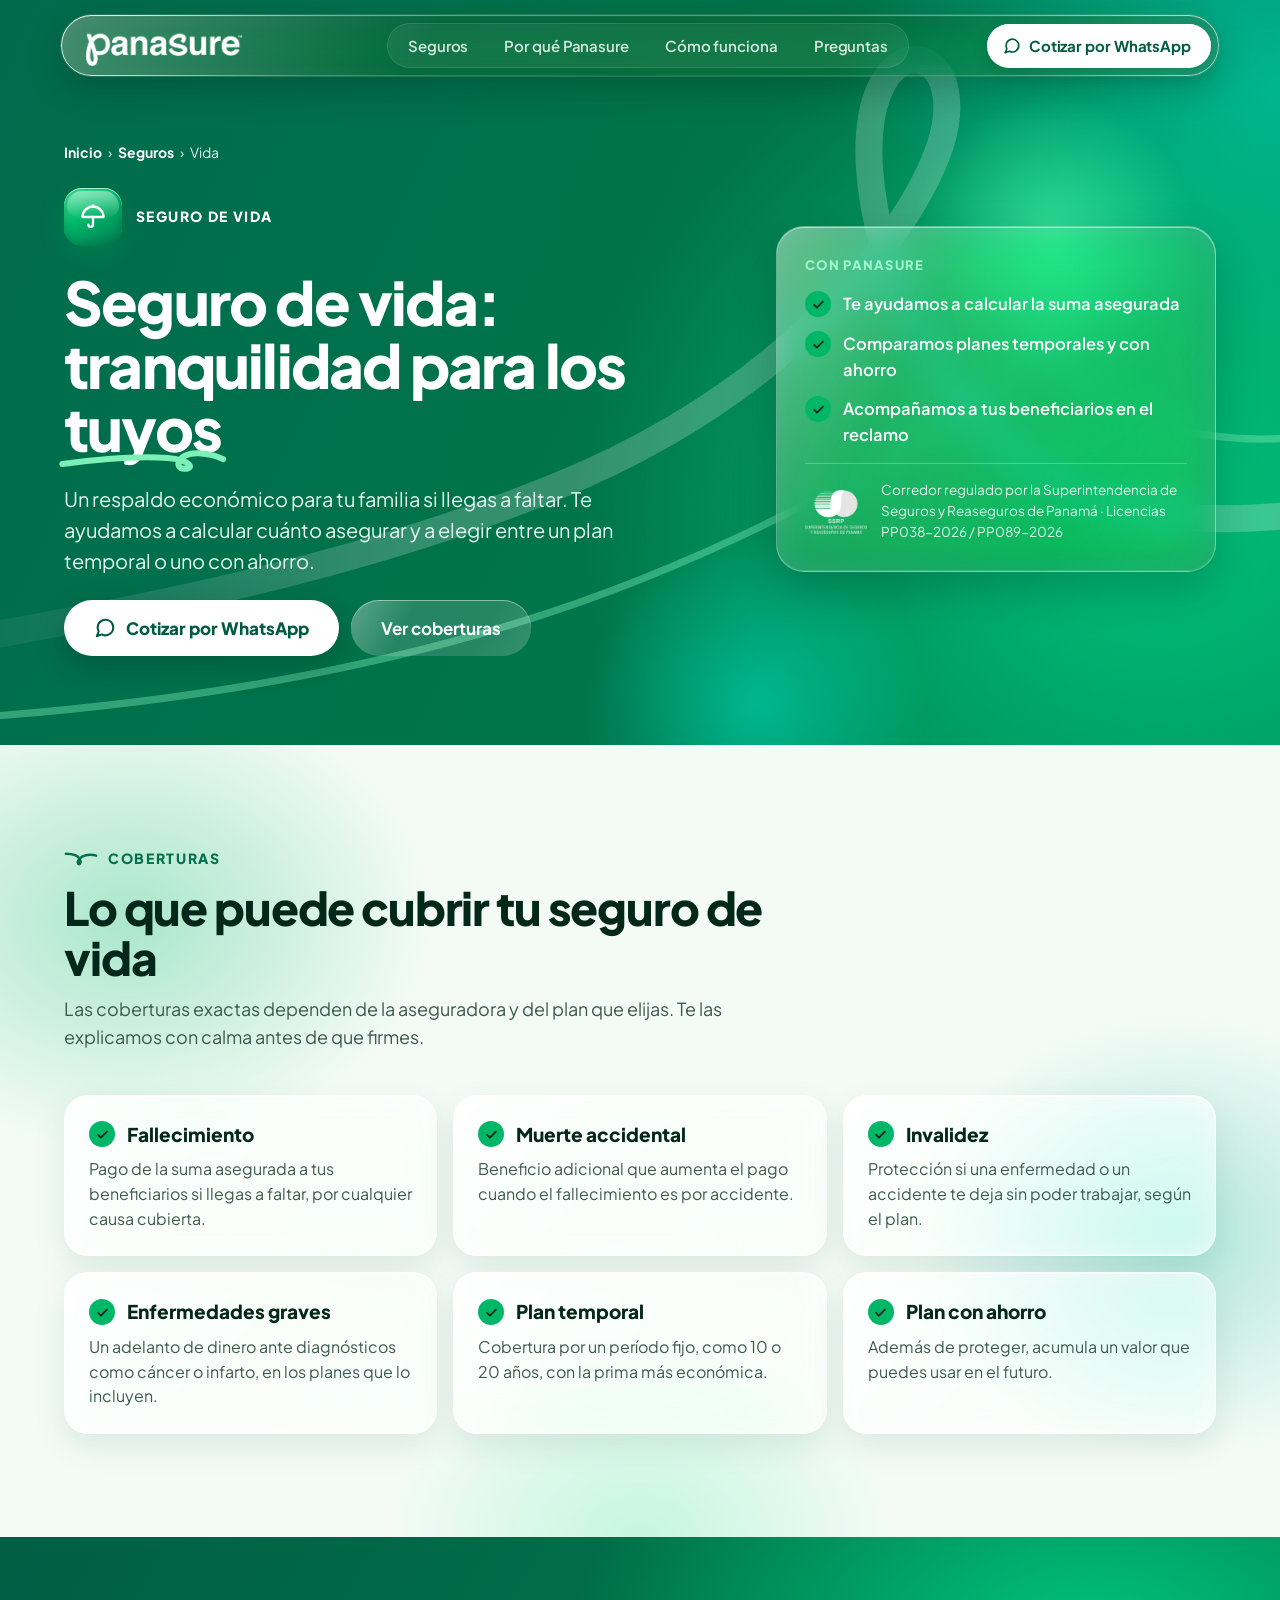
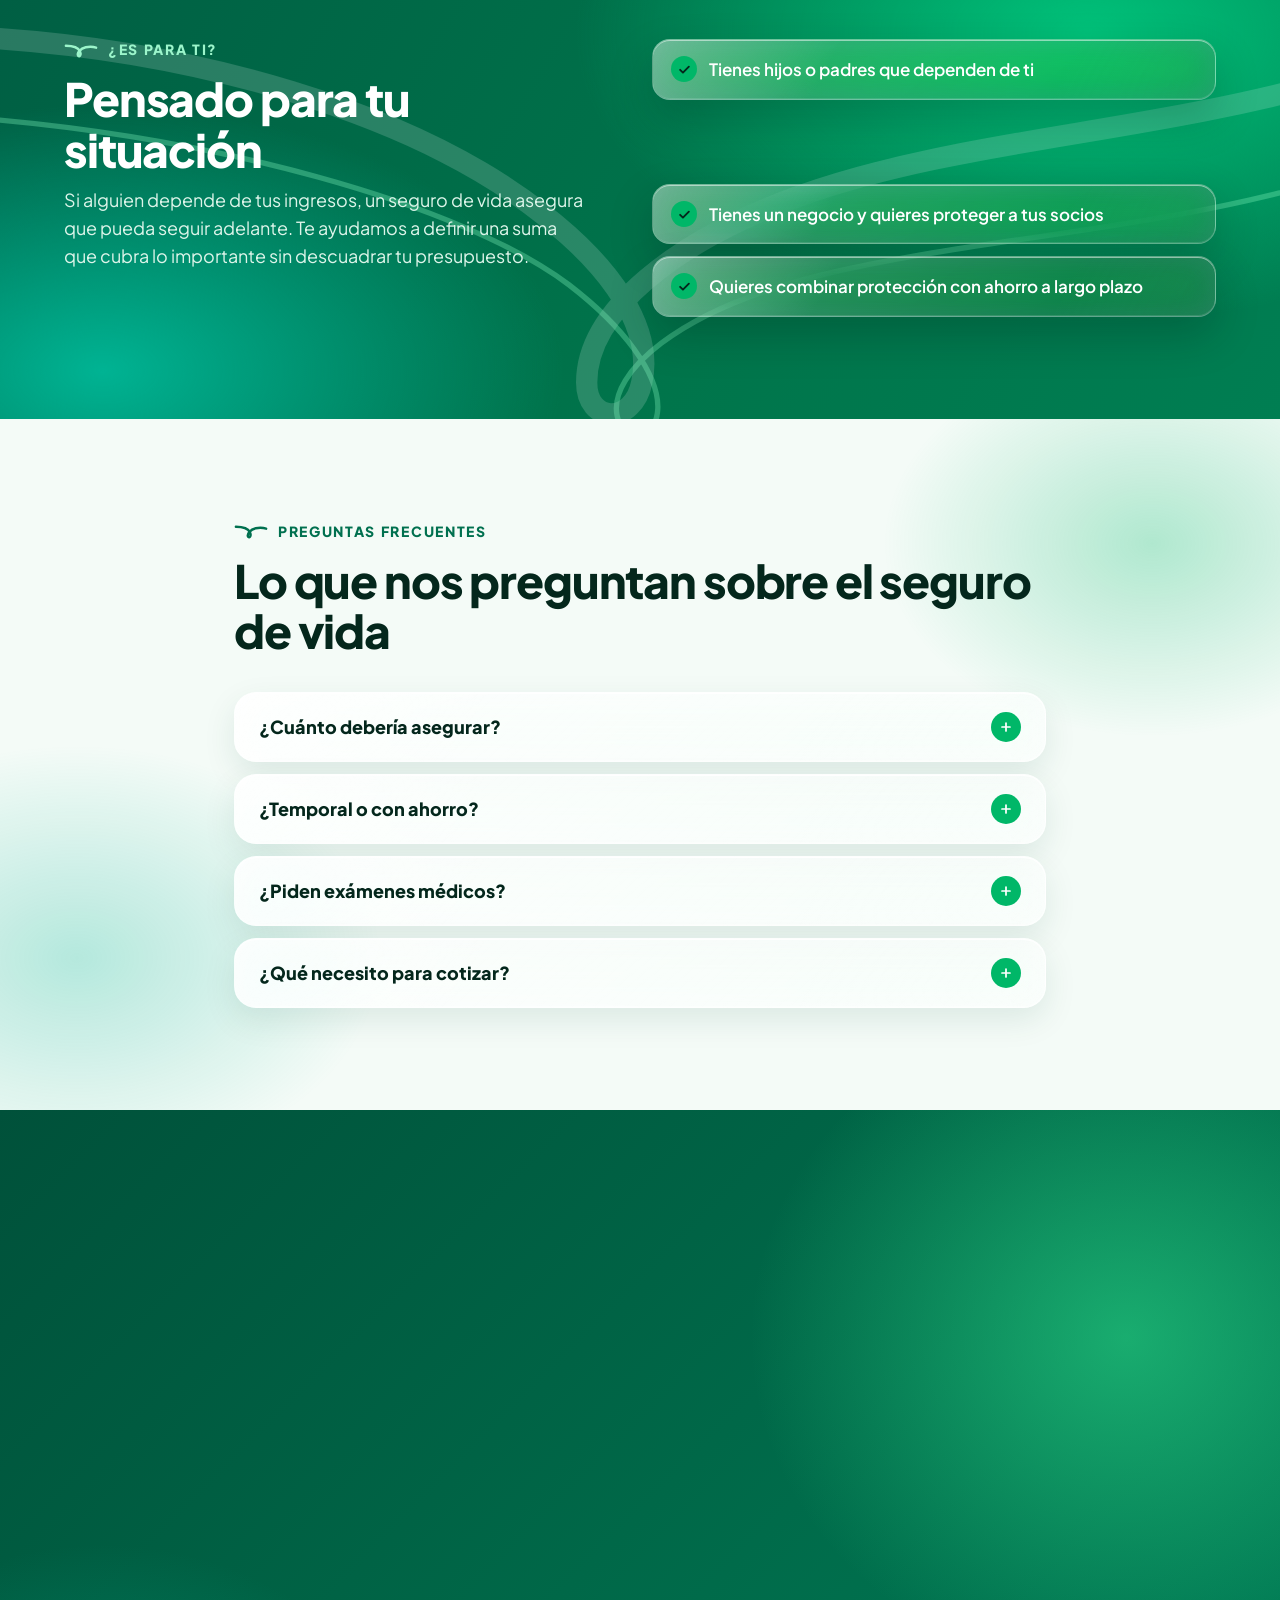
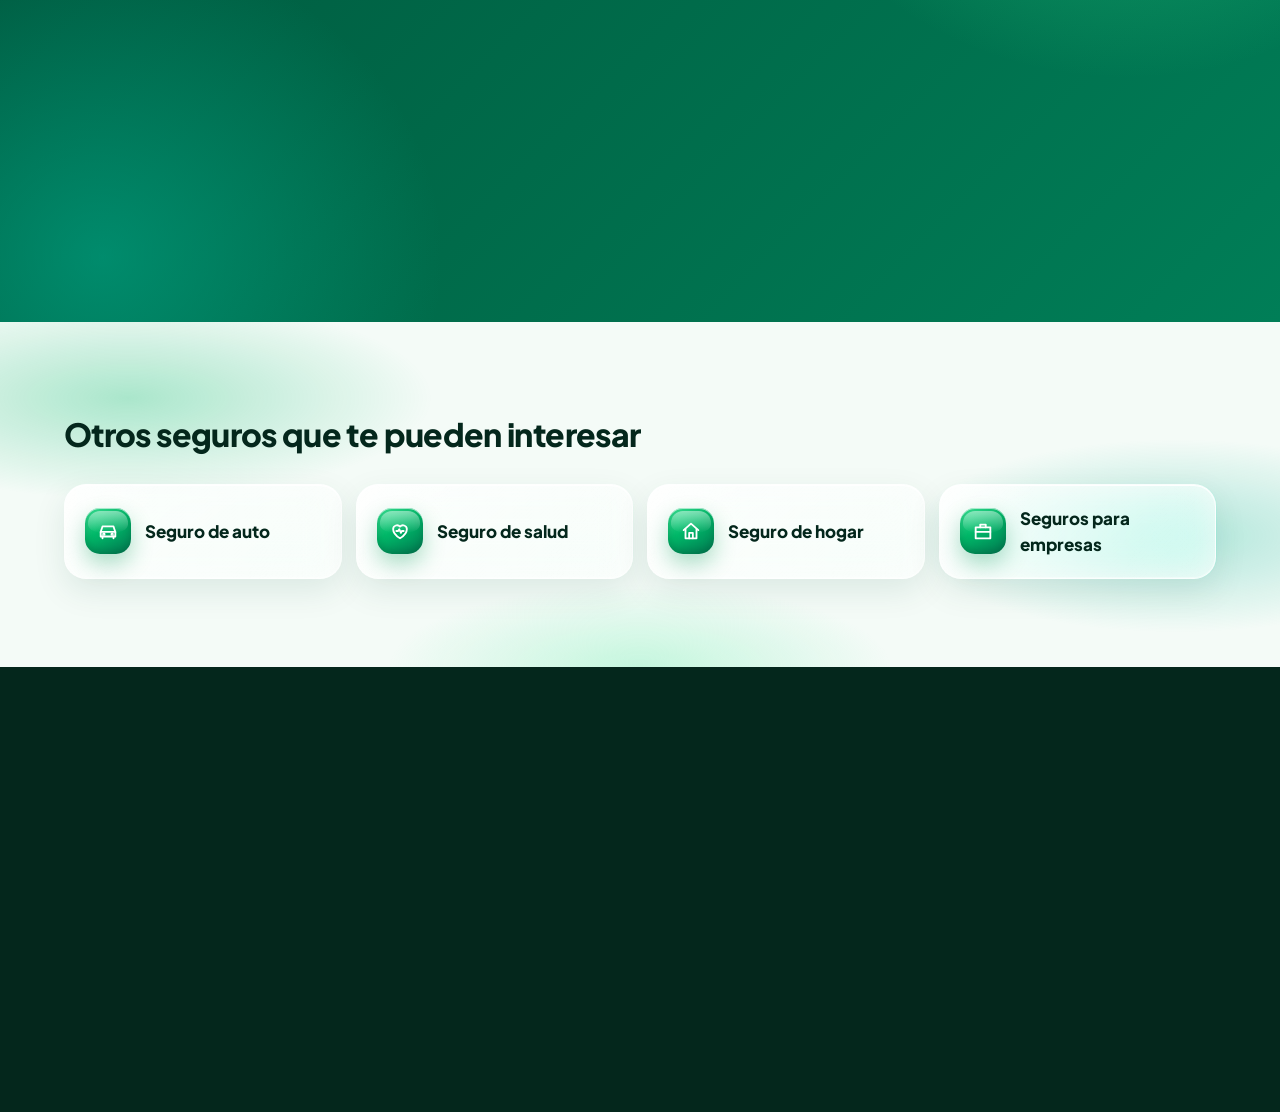
<file: seguro-de-vida/index.html>
<!doctype html>
<html lang="es">
<head>
<meta charset="utf-8">
<meta name="viewport" content="width=device-width, initial-scale=1, viewport-fit=cover">
<title>Seguro de vida en Panamá | Panasure</title>
<meta name="description" content="Cotiza tu seguro de vida en Panamá con Panasure. Te ayudamos a elegir la suma asegurada y el tipo de plan que protege a tu familia según tu presupuesto.">
<meta name="theme-color" content="#006B4C">
<link rel="canonical" href="https://somospanasure.com/seguro-de-vida/">
<link rel="icon" type="image/png" sizes="64x64" href="/favicon-64.png">
<link rel="apple-touch-icon" href="/apple-touch-icon.png">
<meta property="og:type" content="website">
<meta property="og:locale" content="es_PA">
<meta property="og:site_name" content="Panasure">
<meta property="og:title" content="Seguro de vida en Panamá | Panasure">
<meta property="og:description" content="Cotiza tu seguro de vida en Panamá con Panasure. Te ayudamos a elegir la suma asegurada y el tipo de plan que protege a tu familia según tu presupuesto.">
<meta property="og:url" content="https://somospanasure.com/seguro-de-vida/">
<meta property="og:image" content="https://somospanasure.com/og-image.jpg">
<meta property="og:image:width" content="1200">
<meta property="og:image:height" content="630">
<meta name="twitter:card" content="summary_large_image">
<link rel="preconnect" href="https://fonts.googleapis.com">
<link rel="preconnect" href="https://fonts.gstatic.com" crossorigin>
<link rel="stylesheet" href="https://fonts.googleapis.com/css2?family=Plus+Jakarta+Sans:wght@400..800&display=swap">
<style>body{margin:0}html{scroll-behavior:smooth}a{color:#00704F}a:hover{color:#005239}summary{cursor:pointer}section[id]{scroll-margin-top:96px}.page{background:radial-gradient(ellipse 55% 9% at 0% 31%,rgba(0,183,104,.26) 0%,rgba(0,183,104,0) 100%),radial-gradient(ellipse 50% 8% at 100% 39%,rgba(0,179,147,.24) 0%,rgba(0,179,147,0) 100%),radial-gradient(ellipse 55% 9% at 100% 55%,rgba(0,183,104,.22) 0%,rgba(0,183,104,0) 100%),radial-gradient(ellipse 50% 8% at 0% 64%,rgba(0,179,147,.22) 0%,rgba(0,179,147,0) 100%),radial-gradient(ellipse 55% 8% at 100% 82%,rgba(0,183,104,.24) 0%,rgba(0,183,104,0) 100%),#F4FBF7}.glass{background:rgba(255,255,255,.58);-webkit-backdrop-filter:blur(20px) saturate(170%);backdrop-filter:blur(20px) saturate(170%);border:1px solid rgba(255,255,255,.95);box-shadow:inset 0 1px 0 #FFFFFF,0 14px 36px rgba(0,80,54,.10)}.glassbar{background:rgba(0,62,43,.72);-webkit-backdrop-filter:blur(22px) saturate(180%);backdrop-filter:blur(22px) saturate(180%);border:1px solid rgba(255,255,255,.24);box-shadow:inset 0 1px 0 rgba(255,255,255,.38),inset 0 -1px 0 rgba(255,255,255,.08),0 12px 34px rgba(0,40,26,.26)}.glass-dark{background:rgba(0,40,28,.30);-webkit-backdrop-filter:blur(20px) saturate(160%);backdrop-filter:blur(20px) saturate(160%);border:1px solid rgba(255,255,255,.30);box-shadow:inset 0 1px 0 rgba(255,255,255,.35),0 18px 44px rgba(0,30,20,.28)}.glass-quote{background:rgba(255,255,255,.88);-webkit-backdrop-filter:blur(26px) saturate(180%);backdrop-filter:blur(26px) saturate(180%);border:1px solid rgba(255,255,255,.95);box-shadow:inset 0 1px 0 #FFFFFF,0 28px 70px rgba(0,40,26,.38)}.glass-btn{background:rgba(255,255,255,.14);-webkit-backdrop-filter:blur(14px) saturate(160%);backdrop-filter:blur(14px) saturate(160%);border:1px solid rgba(255,255,255,.55);box-shadow:inset 0 1px 0 rgba(255,255,255,.45)}.hero{background:radial-gradient(ellipse 45% 70% at 90% 68%,#00C27A 0%,rgba(0,194,122,0) 100%),radial-gradient(ellipse 34% 55% at 100% 12%,#00B393 0%,rgba(0,179,147,0) 100%),linear-gradient(115deg,#006B4C 0%,#00754B 55%,#008556 100%)}.band{background:radial-gradient(ellipse 40% 90% at 100% 50%,#00A070 0%,rgba(0,160,112,0) 100%),linear-gradient(115deg,#006B4C 0%,#007A50 100%)}@container pg (max-width: 760px){.hero{background:radial-gradient(ellipse 130% 36% at 60% 100%,#00C27A 0%,rgba(0,194,122,0) 100%),linear-gradient(170deg,#006B4C 0%,#008052 100%)}.nav-link{display:none !important}.cta-extra{display:none !important}.logo{height:30px !important}.glasswrap{padding:10px 12px !important;margin-bottom:-80px !important}.glassbar{padding:7px 7px 7px 18px !important}.hero-sec{padding-top:108px !important}.orb-a{display:none !important}.sec{padding-left:20px !important;padding-right:20px !important}.btn-row a{flex:1 1 100% !important;justify-content:center !important}.prod{flex-direction:row !important;align-items:flex-start !important;padding:20px !important;gap:16px !important}.prod-ico{width:46px !important;height:46px !important;flex:none !important}.prod h3{font-size:19px !important}.prod p{font-size:15.5px !important}.quote{padding:22px !important;border-radius:20px !important}.chip{flex:1 1 28% !important;padding:0 8px !important}.faq{padding:4px 18px !important}.foot-legal{flex-direction:column !important}}.chip{min-height:48px;padding:0 18px;border-radius:999px;border:2px solid #BFE3D1;background:#FFFFFF;color:#04271C;font:inherit;font-size:15px;font-weight:600;cursor:pointer}.chip[aria-pressed="true"]{border-color:#00704F;background:#00704F;color:#FFFFFF;font-weight:700}a:focus-visible,button:focus-visible,summary:focus-visible{outline:3px solid #7DF0B8;outline-offset:3px}.wrap{max-width:1200px;margin:0 auto;padding-left:24px;padding-right:24px;box-sizing:border-box}.kicker{margin:0;font-size:14px;font-weight:800;letter-spacing:.12em;text-transform:uppercase;color:#00704F}.h2{margin:0;font-size:clamp(28px,3.8cqw,46px);line-height:1.1;font-weight:800;letter-spacing:-.025em}.muted{color:#3D5A50}.grid{display:flex;flex-wrap:wrap;gap:16px}.grid>*{flex:1 1 320px;min-width:0;box-sizing:border-box}.btn{display:inline-flex;align-items:center;justify-content:center;gap:10px;min-height:56px;box-sizing:border-box;padding:0 30px;border-radius:999px;text-decoration:none;font:inherit;font-weight:800;font-size:17px;border:0;cursor:pointer}.btn-white{background:#FFFFFF;color:#005C40;box-shadow:0 10px 28px rgba(0,40,26,.28)}.btn-white:hover{color:#004030}.btn-dark{background:#04271C;color:#FFFFFF}.btn-dark:hover{background:#0B3A2B;color:#FFFFFF}.glass-btn{color:#FFFFFF}.glass-btn:hover{color:#FFFFFF;background:rgba(255,255,255,.24)}.crumbs{display:flex;flex-wrap:wrap;gap:6px;font-size:14px;color:#E4F7EE}.crumbs a{color:#FFFFFF;text-decoration:none;font-weight:700}.crumbs a:hover{color:#FFFFFF;text-decoration:underline}.check{flex:none;width:26px;height:26px;border-radius:50%;background:#00B768;color:#04271C;display:flex;align-items:center;justify-content:center}.field{display:flex;flex-direction:column;gap:6px;font-size:14.5px;font-weight:700;color:#04271C}.field input,.field select,.field textarea{font:inherit;font-size:16px;font-weight:500;color:#04271C;background:rgba(255,255,255,.92);border:1.5px solid #BFE3D1;border-radius:14px;padding:12px 14px;min-height:50px;box-sizing:border-box;width:100%}.field textarea{min-height:92px;resize:vertical}.field input:focus,.field select:focus,.field textarea:focus{outline:none;border-color:#00704F;box-shadow:0 0 0 4px rgba(0,183,104,.22)}.lift{transition:translate .35s cubic-bezier(.2,.7,.2,1),box-shadow .35s}.lift:hover{translate:0 -5px;box-shadow:inset 0 1px 0 #FFFFFF,0 22px 46px rgba(0,80,54,.16)}.wa-float{position:fixed;right:22px;bottom:calc(22px + env(safe-area-inset-bottom,0px));z-index:60;display:inline-flex;align-items:center;justify-content:center;gap:10px;min-height:58px;padding:0 24px 0 20px;box-sizing:border-box;border-radius:999px;background:rgba(0,183,104,.88);-webkit-backdrop-filter:blur(18px) saturate(180%);backdrop-filter:blur(18px) saturate(180%);border:1px solid rgba(255,255,255,.65);box-shadow:inset 0 1px 0 rgba(255,255,255,.6),0 16px 36px rgba(0,60,40,.35);color:#04271C;font-family:'Plus Jakarta Sans',system-ui,-apple-system,'Segoe UI',sans-serif;font-weight:800;font-size:16px;text-decoration:none;opacity:0;transform:translateY(18px) scale(.94);pointer-events:none;transition:opacity .35s,transform .35s cubic-bezier(.2,.7,.2,1)}.wa-float.show{opacity:1;transform:none;pointer-events:auto}.wa-float:hover{color:#04271C;background:rgba(0,200,114,.95)}@media (max-width:640px){.wa-float{right:16px;bottom:calc(16px + env(safe-area-inset-bottom,0px));width:58px;padding:0}.wa-float span{display:none}}@keyframes fadeUp{from{opacity:0;transform:translateY(24px)}to{opacity:1;transform:none}}@keyframes popIn{from{opacity:0;transform:translateY(34px) scale(.96)}to{opacity:1;transform:none}}@keyframes drift{0%,100%{transform:translate(0,0) scale(1)}50%{transform:translate(-36px,28px) scale(1.08)}}.orb{animation:drift 16s ease-in-out infinite}.orb+.orb{animation-duration:21s;animation-direction:reverse}.js .hero-in>*{animation:fadeUp .8s cubic-bezier(.2,.7,.2,1) both}.js .hero-in>*:nth-child(2){animation-delay:.08s}.js .hero-in>*:nth-child(3){animation-delay:.16s}.js .hero-in>*:nth-child(4){animation-delay:.24s}.js .hero-in>*:nth-child(5){animation-delay:.32s}.js .hero-in>*:nth-child(6){animation-delay:.4s}.js .pop{animation:popIn .95s .3s cubic-bezier(.2,.7,.2,1) both}.js .reveal{opacity:0;transform:translateY(30px);transition:opacity .75s cubic-bezier(.2,.7,.2,1) var(--d,0s),transform .75s cubic-bezier(.2,.7,.2,1) var(--d,0s)}.js .reveal.in{opacity:1;transform:none}@media (prefers-reduced-motion: reduce){*,*::before,*::after{animation:none !important;transition:none !important}.js .reveal{opacity:1;transform:none}html{scroll-behavior:auto}}/* ---- Velocidad ---- */.page{background:#F4FBF7 !important;overflow-x:clip}.cv{content-visibility:auto;contain-intrinsic-size:auto 900px}.orb{will-change:transform}/* ---- Trazo con lazo (de la P del logo) ---- */.loop-bg{position:absolute;inset:0;width:100%;height:100%;z-index:0;pointer-events:none}.has-loop{position:relative;overflow:hidden}.has-loop>:not(.loop-bg){position:relative;z-index:1}.draw path{stroke-dasharray:1}.js .draw path{stroke-dashoffset:1;transition:stroke-dashoffset 2.6s cubic-bezier(.45,.05,.2,1) var(--dd,0s)}.js .draw.in path{stroke-dashoffset:0}.swash{position:relative;display:inline-block;white-space:nowrap}.swash svg{position:absolute;left:-3%;bottom:-.22em;width:106%;height:.44em;overflow:visible;pointer-events:none}.kicker{display:flex;align-items:center;gap:10px}.kicker::before{content:"";flex:none;width:34px;height:17px;background:currentColor;-webkit-mask:url("data:image/svg+xml,%3Csvg xmlns='http://www.w3.org/2000/svg' viewBox='0 0 36 18' fill='none' stroke='%23000' stroke-width='2.6' stroke-linecap='round'%3E%3Cpath d='M2 4 C 9 4, 15 6, 17 10 C 18.5 13.5, 16.5 16.5, 15 14.5 C 13.5 12.5, 17 6.5, 23 5.5 C 28 4.7, 31 5, 34 6'/%3E%3C/svg%3E") center/contain no-repeat;mask:url("data:image/svg+xml,%3Csvg xmlns='http://www.w3.org/2000/svg' viewBox='0 0 36 18' fill='none' stroke='%23000' stroke-width='2.6' stroke-linecap='round'%3E%3Cpath d='M2 4 C 9 4, 15 6, 17 10 C 18.5 13.5, 16.5 16.5, 15 14.5 C 13.5 12.5, 17 6.5, 23 5.5 C 28 4.7, 31 5, 34 6'/%3E%3C/svg%3E") center/contain no-repeat}@container pg (max-width: 760px){.loop-bg path{stroke-width:18}}/* ---- Cabecera de vidrio líquido ---- */.glasswrap .glassbar{background:linear-gradient(180deg,rgba(0,62,43,.44) 0%,rgba(0,46,32,.30) 100%) !important;-webkit-backdrop-filter:blur(26px) saturate(200%) brightness(1.05) !important;backdrop-filter:blur(26px) saturate(200%) brightness(1.05) !important;border:1px solid rgba(255,255,255,.14) !important;box-shadow:inset 0 1px 1px rgba(255,255,255,.35),inset 0 -1px 1px rgba(255,255,255,.08),inset 0 0 24px rgba(255,255,255,.06),0 12px 34px rgba(0,30,20,.24) !important;transition:background .5s,border-color .5s,box-shadow .5s,max-width .55s cubic-bezier(.2,.7,.2,1),padding .55s cubic-bezier(.2,.7,.2,1),color .4s}.glassbar::after{content:"";position:absolute;inset:0;border-radius:inherit;padding:1.2px;pointer-events:none;background:linear-gradient(115deg,rgba(255,255,255,.9) 0%,rgba(255,255,255,.18) 22%,rgba(255,255,255,0) 50%,rgba(255,255,255,.12) 78%,rgba(255,255,255,.6) 100%);-webkit-mask:linear-gradient(#000 0 0) content-box,linear-gradient(#000 0 0);-webkit-mask-composite:xor;mask-composite:exclude}.glasswrap.scrolled .glassbar{max-width:1060px !important;background:linear-gradient(180deg,rgba(0,58,40,.58) 0%,rgba(0,44,30,.46) 100%) !important}.hdr{display:grid !important;grid-template-columns:1fr auto 1fr;align-items:center;column-gap:16px}.hdr-logo{justify-self:start;display:flex;align-items:center;min-height:44px;text-decoration:none}.hdr-nav{display:flex;align-items:center;gap:2px;padding:4px;border-radius:999px;background:rgba(255,255,255,.07);box-shadow:inset 0 0 0 1px rgba(255,255,255,.12),inset 0 1px 2px rgba(0,30,20,.12);transition:background .5s,box-shadow .5s}.hdr-nav .nav-link{position:relative;display:block;font-size:15px;font-weight:600;letter-spacing:-.006em;line-height:1;color:rgba(255,255,255,.82);text-decoration:none;padding:11px 17px;border-radius:999px;white-space:nowrap;transition:color .3s,background .3s,box-shadow .3s}.hdr-nav .nav-link:hover{color:#FFFFFF;background:rgba(255,255,255,.12)}.hdr-nav .nav-link.is-active{color:#04271C;background:#FFFFFF;box-shadow:inset 0 1px 0 #FFFFFF,0 3px 10px rgba(0,30,20,.20)}.glasswrap.light .hdr-nav{background:rgba(0,112,79,.06);box-shadow:inset 0 0 0 1px rgba(0,112,79,.10),inset 0 1px 2px rgba(0,60,40,.06)}.glasswrap.light .hdr-nav .nav-link{color:#3D5A50}.glasswrap.light .hdr-nav .nav-link:hover{color:#04271C;background:rgba(0,112,79,.08)}.glasswrap.light .hdr-nav .nav-link.is-active{color:#FFFFFF;background:#00704F;box-shadow:0 3px 10px rgba(0,112,79,.3)}.hdr-cta{justify-self:end;display:inline-flex;align-items:center;gap:8px;min-height:44px;box-sizing:border-box;padding:0 20px 0 16px;border-radius:999px;background:#FFFFFF;color:#005C40;font-size:15px;font-weight:700;letter-spacing:-.006em;text-decoration:none;white-space:nowrap;transition:background .4s,color .4s,transform .25s,box-shadow .4s;box-shadow:inset 0 1px 0 #FFFFFF,0 6px 16px rgba(0,30,20,.18)}.hdr-cta:hover{color:#004030}.glasswrap.light .hdr-cta:hover{color:#FFFFFF}@container pg (max-width: 1100px){.hdr-nav .nav-link{padding:10px 12px;font-size:14.5px}.hdr .cta-extra{display:none !important}}@container pg (max-width: 900px){.hdr-nav{display:none !important}.hdr{grid-template-columns:1fr auto}}.hdr-cta:hover{transform:translateY(-1px)}.logo-dark{display:none !important}.glasswrap.light .glassbar{color:#04271C !important;background:linear-gradient(180deg,rgba(255,255,255,.68) 0%,rgba(255,255,255,.44) 100%) !important;border-color:rgba(255,255,255,.85) !important;box-shadow:inset 0 1px 1px #FFFFFF,inset 0 -1px 1px rgba(255,255,255,.5),inset 0 0 24px rgba(255,255,255,.4),0 12px 34px rgba(0,80,54,.16) !important}.glasswrap.light .glassbar::after{background:linear-gradient(115deg,#FFFFFF 0%,rgba(255,255,255,.4) 25%,rgba(0,112,79,.10) 55%,rgba(255,255,255,.3) 80%,#FFFFFF 100%)}.glasswrap.light .hdr-cta{background:#04271C;color:#FFFFFF;box-shadow:inset 0 1px 0 rgba(255,255,255,.2),0 6px 16px rgba(0,30,20,.25)}.glasswrap.light .logo-light{display:none !important}.glasswrap.light .logo-dark{display:block !important}@container pg (max-width: 760px){.glasswrap.scrolled .glassbar{max-width:100% !important}}/* ---- Dinamismo ---- */.strip .ss{display:none}.sr-only{position:absolute !important;width:1px;height:1px;padding:0;margin:-1px;overflow:hidden;clip:rect(0 0 0 0);white-space:nowrap;border:0}.rot{display:inline-grid;justify-items:start;vertical-align:bottom}.rot>.rot-ghost,.rot>.rot-w{grid-area:1/1}.rot-ghost{visibility:hidden}.rot svg{left:-2%;width:calc(var(--sw,100%) * 1.04);transition:width .45s cubic-bezier(.2,.7,.2,1)}.rot-w{display:inline-block;transition:transform .38s cubic-bezier(.2,.7,.2,1),opacity .38s}.rot-w.out{opacity:0;transform:translateY(-.4em)}.rot-w.pre{opacity:0;transform:translateY(.4em);transition:none}.hdr-prog{position:absolute;left:30px;right:30px;bottom:3px;height:2px;border-radius:2px;background:linear-gradient(90deg,#2EE08C,#7DF0B8);transform:scaleX(var(--p,0));transform-origin:left;pointer-events:none;opacity:.85}.glasswrap.light .hdr-prog{background:linear-gradient(90deg,#00B768,#00704F)}.ticker{position:relative;z-index:1;overflow:hidden;padding:4px 0 clamp(80px,9cqw,104px);-webkit-mask:linear-gradient(90deg,transparent 0,#000 12%,#000 88%,transparent 100%);mask:linear-gradient(90deg,transparent 0,#000 12%,#000 88%,transparent 100%)}.ticker-track{display:flex;width:max-content;animation:tk 48s linear infinite}.ticker:hover .ticker-track{animation-play-state:paused}.tk-set{display:flex;align-items:center;gap:12px;padding-right:12px}.tk-chip{display:inline-flex;align-items:center;gap:10px;padding:7px 18px 7px 7px;border-radius:999px;background:linear-gradient(140deg,rgba(255,255,255,.22) 0%,rgba(255,255,255,.07) 100%);border:1px solid rgba(255,255,255,.3);box-shadow:inset 0 1px 0 rgba(255,255,255,.42),0 6px 18px rgba(0,40,26,.12);color:#FFFFFF;font-size:16px;font-weight:700;letter-spacing:-.005em;white-space:nowrap}.tk-ico{flex:none;width:34px;height:34px;border-radius:50%;display:flex;align-items:center;justify-content:center;background:linear-gradient(150deg,#FFFFFF 0%,#DDF8EA 100%);color:#00704F;box-shadow:inset 0 -2px 4px rgba(0,112,79,.15)}@keyframes tk{to{transform:translateX(-50%)}}summary{list-style:none;display:flex;align-items:center;justify-content:space-between;gap:16px}summary::-webkit-details-marker{display:none}summary::after{content:"";flex:none;width:30px;height:30px;border-radius:50%;background:#00B768 url("data:image/svg+xml,%3Csvg xmlns='http://www.w3.org/2000/svg' viewBox='0 0 24 24' fill='none' stroke='%23FFFFFF' stroke-width='2.6' stroke-linecap='round'%3E%3Cpath d='M12 6v12M6 12h12'/%3E%3C/svg%3E") center/16px no-repeat;transition:transform .35s cubic-bezier(.3,1.6,.5,1),background-color .3s}details[open]>summary::after{transform:rotate(135deg);background-color:#00704F}details[open]>p{animation:fadeUp .45s cubic-bezier(.2,.7,.2,1)}.step{position:relative;flex-direction:column !important;gap:14px !important}.step::after{content:"";position:absolute;top:27px;left:72px;right:-20px;height:3px;border-radius:3px;background:linear-gradient(90deg,#00B768,rgba(0,183,104,.12));transform:scaleX(0);transform-origin:left;transition:transform 1s cubic-bezier(.2,.7,.2,1) calc(var(--d,0s) + .35s)}.step:last-child::after{display:none}.step.in::after{transform:scaleX(1)}.js .step .num{transform:scale(.3);opacity:0;transition:transform .6s cubic-bezier(.3,1.6,.5,1) calc(var(--d,0s) + .1s),opacity .3s calc(var(--d,0s) + .1s)}.js .step.in .num{transform:none;opacity:1}.step .num{box-shadow:0 0 0 8px rgba(0,183,104,.14),0 10px 22px rgba(0,150,85,.3)}@keyframes icoPop{from{transform:scale(.4) rotate(-25deg);opacity:0}}.js .prod.reveal.in .ico-tile,.js #por-que .reveal.in>div:first-child{animation:icoPop .75s cubic-bezier(.3,1.6,.5,1) calc(var(--d,0s) + .25s) backwards}.loop-par{will-change:translate}@container pg (max-width: 1000px){.step::after{display:none}}@container pg (max-width: 760px){.step{flex-direction:row !important;gap:18px !important;padding-bottom:6px}.step::after{display:block;top:66px;left:27px;right:auto;bottom:-22px;width:3px;height:auto;background:linear-gradient(180deg,#00B768,rgba(0,183,104,.12));transform:scaleY(0);transform-origin:top}.step.in::after{transform:scaleY(1)}.hdr-prog{left:20px;right:20px}.hero-sec.has-tk{padding-bottom:28px !important}.tk-chip{font-size:14.5px;padding:6px 15px 6px 6px}.tk-ico{width:30px;height:30px}.ticker{padding-bottom:74px}}@media (prefers-reduced-motion: reduce){.ticker-track{animation:none}}/* ---- Política de privacidad ---- */.pol{display:grid;grid-template-columns:260px minmax(0,1fr);gap:48px;align-items:start}.pol-toc,.pol-toc.glass{position:sticky;top:100px;}.pol-toc{border-radius:22px;padding:20px;display:flex;flex-direction:column;gap:2px;font-size:14.5px}.pol-toc p{margin:0 0 8px;font-size:12.5px;font-weight:800;letter-spacing:.1em;text-transform:uppercase;color:#00704F}.pol-toc a{color:#3D5A50;text-decoration:none;padding:7px 10px;border-radius:10px;font-weight:600;line-height:1.35;transition:background .25s,color .25s}.pol-toc a:hover{background:rgba(0,112,79,.08);color:#04271C}.pol-body{max-width:780px;display:flex;flex-direction:column;gap:14px}.pol-sec{scroll-margin-top:100px;padding:26px 0 22px;border-bottom:1px solid rgba(0,112,79,.12)}.pol-sec h2{margin:0 0 12px;display:flex;align-items:baseline;gap:14px;font-size:clamp(21px,2.2cqw,26px);line-height:1.25;font-weight:800;letter-spacing:-.015em}.pol-sec h2 span{flex:none;font-size:14px;font-weight:800;color:#00B768;letter-spacing:.04em}.pol-sec p{margin:0 0 12px;color:#23463A}.pol-sec ul{margin:0 0 12px;padding-left:22px;color:#23463A;display:flex;flex-direction:column;gap:8px}.pol-sec li::marker{color:#00B768}.pol-sec a{color:#00704F;font-weight:700}.pol-cta{margin-top:24px;border-radius:24px;padding:24px 28px;display:flex;flex-wrap:wrap;align-items:center;justify-content:space-between;gap:16px;color:#FFFFFF}.pol-cta p{margin:0;font-size:19px;font-weight:800}@container pg (max-width: 900px){.pol{grid-template-columns:1fr;gap:20px}.pol-toc.glass{position:static}}@container pg (max-width: 760px){.pol-toc{display:none !important}.pol-cta{padding:20px}.pol-cta .btn{width:100%}}/* ---- Cierre de cotización ---- */.cta-deep{background:radial-gradient(42% 60% at 88% 28%,rgba(46,224,140,.55) 0%,rgba(46,224,140,0) 70%),radial-gradient(38% 55% at 8% 92%,rgba(0,179,147,.5) 0%,rgba(0,179,147,0) 70%),linear-gradient(135deg,#00513A 0%,#006848 50%,#007E57 100%)}.cta-grid{display:grid;grid-template-columns:minmax(0,1fr) minmax(0,480px);align-items:center;gap:40px 72px}.cta-copy{display:flex;flex-direction:column;gap:clamp(16px,2.2cqw,22px)}.cta-h2{margin:0;font-size:clamp(34px,4.8cqw,60px);line-height:1.04;font-weight:800;letter-spacing:-.03em}.cta-lead{margin:0;font-size:clamp(17px,1.6cqw,19px);color:#DDF5EA;max-width:500px}.cta-feats{display:grid;grid-template-columns:repeat(3,minmax(0,1fr));gap:10px;max-width:540px}.cta-feat{border-radius:20px;padding:16px;display:flex;flex-direction:column;gap:3px}.cta-feat strong{font-size:17px;font-weight:800;margin-top:8px}.cta-feat small{font-size:13px;color:#C9EEDC}.cta-ico{width:38px;height:38px;border-radius:12px;display:flex;align-items:center;justify-content:center;background:linear-gradient(150deg,#FFFFFF,#DDF8EA);color:#00704F;box-shadow:inset 0 -2px 4px rgba(0,112,79,.15)}.cta-adv{max-width:540px;box-sizing:border-box;border-radius:22px;padding:12px 12px 12px 12px;display:flex;align-items:center;gap:14px}.cta-adv img{flex:none;width:52px;height:52px;border-radius:16px;box-shadow:0 6px 16px rgba(0,30,20,.3)}.cta-adv-t{flex:1;min-width:0;display:flex;flex-direction:column;gap:2px}.cta-adv-t strong{font-size:16px}.cta-adv-t span{font-size:13.5px;color:#C9EEDC;line-height:1.35}.cta-adv .btn{min-height:46px;padding:0 18px;font-size:15px}@container pg (max-width: 900px){.cta-grid{grid-template-columns:1fr}.cta-card{max-width:520px}}@container pg (max-width: 760px){.cta-feats{gap:8px}.cta-feat{padding:12px 10px;border-radius:16px}.cta-feat strong{font-size:15px}.cta-feat small{font-size:12px}.cta-ico{width:32px;height:32px;border-radius:10px}.cta-adv-t span{display:none}.cta-adv .btn{padding:0 14px}}/* ---- Cotizador de auto ---- */html.ao-lock{overflow:hidden}.ao{position:fixed;inset:0;z-index:100;display:flex;align-items:center;justify-content:center;padding:24px;box-sizing:border-box;font-family:'Plus Jakarta Sans',system-ui,-apple-system,'Segoe UI',sans-serif;color:#04271C;line-height:1.5}.ao[hidden]{display:none}.ao-back{position:absolute;inset:0;background:rgba(0,36,24,.5);-webkit-backdrop-filter:blur(10px);backdrop-filter:blur(10px);opacity:0;transition:opacity .3s}.ao.on .ao-back{opacity:1}.ao-panel{position:relative;width:min(1020px,100%);height:min(720px,100%);border-radius:30px;display:flex;flex-direction:column;overflow:hidden;background:linear-gradient(160deg,#FFFFFF 0%,#F4FBF7 100%);box-shadow:0 40px 100px rgba(0,30,20,.45),inset 0 1px 0 #FFFFFF;opacity:0;transform:translateY(26px) scale(.97);transition:opacity .35s,transform .5s cubic-bezier(.2,.7,.2,1)}.ao.on .ao-panel{opacity:1;transform:none}.ao-head{display:flex;align-items:center;justify-content:space-between;gap:16px;padding:22px 28px 16px}.ao-brandline{display:flex;align-items:center;gap:12px}.ao-title{margin:0;font-size:20px;font-weight:800;letter-spacing:-.01em}.ao-sub{margin:0;font-size:13.5px;color:#3D5A50}.ao-x{flex:none;width:44px;height:44px;border-radius:50%;border:0;background:rgba(0,112,79,.08);color:#04271C;cursor:pointer;display:flex;align-items:center;justify-content:center;transition:background .25s,transform .25s}.ao-x:hover{background:rgba(0,112,79,.16);transform:rotate(90deg)}.ao-stepper{padding:0 28px 4px !important;grid-template-columns:repeat(4,minmax(0,1fr)) !important}.ao-grid{flex:1;min-height:0;display:grid;grid-template-columns:minmax(0,1fr) 310px;border-top:1px solid rgba(0,112,79,.08);margin-top:12px}.ao-main{overflow-y:auto;overscroll-behavior:contain;padding:22px 28px 28px}.ao-sum{border-left:1px solid rgba(0,112,79,.1);background:linear-gradient(180deg,#EFFAF4,#E3F6EC);padding:22px;display:flex;flex-direction:column;gap:14px;overflow-y:auto}.ao-foot[hidden]{display:none}.ao-foot{display:flex;align-items:center;justify-content:space-between;gap:12px;padding:14px 28px;border-top:1px solid rgba(0,112,79,.1);background:rgba(255,255,255,.85)}.ao-foot .btn{min-height:52px;border-radius:14px;padding:0 28px;font-size:16px}.ao-foot .btn[disabled]{opacity:.35;cursor:not-allowed}.ao-step{display:none;flex-direction:column;gap:18px}.ao-step.is-on{display:flex;animation:wizIn .45s cubic-bezier(.2,.7,.2,1)}.ao-step.is-on.from-back{animation-name:wizBack}.ao-h{margin:0;font-size:clamp(22px,2.4vw,26px);font-weight:800;letter-spacing:-.02em;outline:none}.ao-covs{display:grid;grid-template-columns:repeat(2,minmax(0,1fr));gap:16px;padding-top:8px}.ao-cov{position:relative;text-align:left;font:inherit;color:inherit;background:#FFFFFF;border:2px solid rgba(0,112,79,.14);border-radius:22px;padding:22px 20px 20px;display:flex;flex-direction:column;gap:10px;cursor:pointer;transition:border-color .25s,box-shadow .25s,transform .25s}.ao-cov:hover{transform:translateY(-3px);box-shadow:0 16px 32px rgba(0,112,79,.14)}.ao-cov[aria-pressed="true"]{border-color:#00704F;box-shadow:0 0 0 4px rgba(0,183,104,.18),0 16px 32px rgba(0,112,79,.14)}.ao-cov-top{display:flex;align-items:center;gap:10px;font-size:18px}.ao-radio{flex:none;width:22px;height:22px;border-radius:50%;border:2px solid #9DBFB1;box-sizing:border-box;transition:border .25s}.ao-cov[aria-pressed="true"] .ao-radio{border:7px solid #00704F}.ao-cov-d{margin:0;font-size:14.5px;color:#3D5A50}.ao-cov ul{list-style:none;margin:4px 0 0;padding:14px 0 0;border-top:1px dashed rgba(0,112,79,.18);display:flex;flex-direction:column;gap:8px;font-size:14px;font-weight:600}.ao-cov li{display:flex;align-items:center;gap:9px}.ao-cov li::before{content:"";flex:none;width:20px;height:20px;border-radius:50%;background:#00B768 url("data:image/svg+xml,%3Csvg xmlns='http://www.w3.org/2000/svg' viewBox='0 0 24 24' fill='none' stroke='%23FFFFFF' stroke-width='3.2' stroke-linecap='round' stroke-linejoin='round'%3E%3Cpath d='M5 12.5l4.5 4.5L19 7.5'/%3E%3C/svg%3E") center/12px no-repeat}.ao-cov li.n{color:#8AA399;font-weight:500}.ao-cov li.n::before{background:#E4EEE9 url("data:image/svg+xml,%3Csvg xmlns='http://www.w3.org/2000/svg' viewBox='0 0 24 24' fill='none' stroke='%238AA399' stroke-width='3' stroke-linecap='round'%3E%3Cpath d='M7 7l10 10M17 7L7 17'/%3E%3C/svg%3E") center/10px no-repeat}.ao-badge{position:absolute;top:-12px;right:16px;padding:5px 11px;border-radius:999px;background:linear-gradient(90deg,#00B768,#00704F);color:#FFFFFF;font-size:11.5px;font-weight:800;box-shadow:0 6px 14px rgba(0,112,79,.3)}.ao-help{align-self:flex-start;font:inherit;font-size:15px;font-weight:700;color:#00704F;background:none;border:0;padding:8px 0;cursor:pointer}.ao-help[aria-pressed="true"]{text-decoration:underline;text-underline-offset:4px}.ao-f{display:flex;flex-direction:column;gap:9px;min-width:0}.ao-f>span{font-size:14px;font-weight:800}.ao-row{display:grid;grid-template-columns:minmax(0,2fr) minmax(0,1fr);gap:12px}.ao-brands{display:grid;grid-template-columns:repeat(4,minmax(0,1fr));gap:8px}.ao-brand{display:flex;align-items:center;gap:9px;min-height:48px;padding:8px 10px;border-radius:14px;border:1.5px solid rgba(0,112,79,.14);background:#FFFFFF;font:inherit;font-size:14px;font-weight:700;color:#04271C;cursor:pointer;text-align:left;transition:border-color .2s,background .2s,transform .2s}.ao-brand:hover{border-color:#00B768;transform:translateY(-2px)}.ao-brand[aria-pressed="true"]{border-color:#00704F;background:#E3F8EE}.ao-brand[hidden]{display:none}.ao-brand span:last-child{min-width:0;overflow:hidden;text-overflow:ellipsis;white-space:nowrap}.ao-brands{grid-template-columns:repeat(4,minmax(0,1fr)) !important}.ao-brand{flex-direction:column !important;align-items:center !important;justify-content:center;gap:4px !important;padding:12px 6px 10px !important;min-height:84px !important;text-align:center !important}.ao-sil-box{position:relative;display:flex;align-items:center;justify-content:center;width:100%;height:30px;color:#7FA796;transition:color .25s,transform .35s cubic-bezier(.3,1.6,.5,1)}.ao-brand:hover .ao-sil-box{color:#00B768;transform:translateX(3px)}.ao-brand[aria-pressed="true"] .ao-sil-box{color:#00704F}.ao-brand-otra .ao-sil-box svg{opacity:.35}.ao-plus{position:absolute;inset:0;display:flex;align-items:center;justify-content:center;font-size:20px;font-weight:800;color:#00704F}.ao-bn{font-size:13.5px;font-weight:800;letter-spacing:-.005em;max-width:100%;overflow:hidden;text-overflow:ellipsis;white-space:nowrap}.ao-stage{position:relative;flex:none;height:118px;border-radius:20px;overflow:hidden;background:radial-gradient(70% 90% at 50% 110%,rgba(0,183,104,.28),rgba(0,183,104,0) 70%),linear-gradient(180deg,#FFFFFF,#EAF8F0);box-shadow:inset 0 0 0 1px rgba(0,112,79,.1)}.ao-road{position:absolute;left:0;right:0;bottom:20px;height:2px;background:repeating-linear-gradient(90deg,rgba(0,112,79,.4) 0 14px,transparent 14px 26px);opacity:.5}.ao-stage.ready .ao-road{animation:road .9s linear infinite}@keyframes road{to{background-position:-26px 0}}.ao-big{position:absolute;left:50%;bottom:16px;width:170px;height:auto;margin-left:-85px;color:#B5CEC3;opacity:0;transform:translateX(-30px);transition:opacity .45s,transform .6s cubic-bezier(.2,.7,.2,1),color .4s}.ao-big.on{opacity:1;transform:none}.ao-stage.ready .ao-big.on{color:#00704F}.ao-rev-sil{flex:none;width:96px;height:56px;border-radius:16px;background:linear-gradient(180deg,#FFFFFF,#E3F8EE);display:flex;align-items:center;justify-content:center;color:#00704F;box-shadow:inset 0 0 0 1px rgba(0,112,79,.12)}.ao-rev-sil svg{width:80px;height:auto;position:static;margin:0;opacity:1;transform:none;color:#00704F}@media (prefers-reduced-motion: reduce){.ao-stage.ready .ao-road{animation:none}}@media (max-width: 760px){.ao-brands{grid-template-columns:repeat(3,minmax(0,1fr)) !important}.ao-brand{min-height:78px !important}}.ao-send[hidden],.ao-next[hidden]{display:none !important}.ao-mono{flex:none;width:28px;height:28px;border-radius:9px;display:flex;align-items:center;justify-content:center;background:linear-gradient(150deg,#3BE596,#007A52);color:#FFFFFF;font-size:13px;font-weight:800}select.wiz-input{-webkit-appearance:none;appearance:none;background:rgba(255,255,255,.92) url("data:image/svg+xml,%3Csvg xmlns='http://www.w3.org/2000/svg' viewBox='0 0 24 24' fill='none' stroke='%2300704F' stroke-width='2.6' stroke-linecap='round' stroke-linejoin='round'%3E%3Cpath d='M6 9l6 6 6-6'/%3E%3C/svg%3E") right 14px center/16px no-repeat;padding-right:40px;cursor:pointer}.ao-valbox{background:#FFFFFF;border:1.5px solid rgba(0,112,79,.14);border-radius:16px;padding:14px 16px 10px;display:flex;flex-direction:column;gap:6px}.ao-value{font-size:28px;font-weight:800;letter-spacing:-.02em;color:#00704F}.ao-range{width:100%;accent-color:#00704F;cursor:pointer}.ao-scale{display:flex;justify-content:space-between;font-size:12px;color:#7C978C}.ao-sum-t{margin:0;font-size:12.5px;font-weight:800;letter-spacing:.1em;text-transform:uppercase;color:#00704F}.ao-car{display:flex;align-items:center;gap:12px;padding:14px;border-radius:18px;background:#FFFFFF;box-shadow:0 6px 18px rgba(0,80,54,.08)}.ao-car strong{display:block;font-size:15.5px;line-height:1.3}.ao-car>div>span{display:block;font-size:13px;color:#3D5A50}.ao-car-big{padding:18px}.ao-car-big strong{font-size:19px}.ao-dl{margin:0;display:flex;flex-direction:column}.ao-dl div{display:flex;justify-content:space-between;gap:12px;padding:10px 0;border-bottom:1px dashed rgba(0,112,79,.18);font-size:14px}.ao-dl dt{color:#3D5A50}.ao-dl dd{margin:0;font-weight:700;text-align:right}.ao-empty{color:#A9BFB6;font-weight:500}.ao-sum-note{margin-top:auto;display:flex;align-items:center;gap:8px;font-size:12.5px;color:#3D5A50}.ao-sum-note svg{color:#00704F;flex:none}.ao-next-steps{border-radius:18px;background:#EFFAF4;padding:16px 18px}.ao-next-steps p{margin:0 0 10px;font-size:12.5px;font-weight:800;letter-spacing:.1em;text-transform:uppercase;color:#00704F}.ao-next-steps ol{list-style:none;margin:0;padding:0;display:flex;flex-direction:column;gap:10px;font-size:14.5px;font-weight:600}.ao-next-steps li{display:flex;align-items:center;gap:10px}.ao-next-steps li span{flex:none;width:24px;height:24px;border-radius:50%;background:#00704F;color:#FFFFFF;font-size:12px;font-weight:800;display:flex;align-items:center;justify-content:center}.ao-done{align-items:center;text-align:center;padding-top:30px}.ao-done>svg{width:88px;height:88px}.ao-teaser{display:flex;flex-wrap:wrap;align-items:center;gap:12px 14px;padding:16px;border-radius:18px;background:linear-gradient(140deg,#EFFAF4,#E1F6EA);box-shadow:inset 0 0 0 1px rgba(0,112,79,.1)}.ao-teaser>div{flex:1 1 150px;display:flex;flex-direction:column;gap:2px}.ao-teaser strong{font-size:16px}.ao-teaser span{font-size:13.5px;color:#3D5A50}.ao-teaser .btn{min-height:46px;padding:0 20px;font-size:15px}@media (max-width: 760px){.ao{padding:0;align-items:flex-end}.ao-panel{width:100%;height:calc(100% - 18px);border-radius:24px 24px 0 0;transform:translateY(60px)}.ao-head{padding:16px 18px 10px}.ao-stepper{padding:0 18px 2px !important}.ao-stepper li{font-size:11px !important;gap:5px !important}.ao-stepper li span{width:20px !important;height:20px !important;font-size:11px !important}.ao-grid{grid-template-columns:1fr;margin-top:8px}.ao-sum{display:none}.ao-main{padding:18px 18px 22px}.ao-covs{grid-template-columns:1fr;gap:18px}.ao-brands{grid-template-columns:repeat(3,minmax(0,1fr))}.ao-brand{flex-direction:column;align-items:flex-start;gap:6px;font-size:13px}.ao-row{grid-template-columns:minmax(0,1fr) minmax(0,1fr)}.ao-foot{padding:12px 18px calc(12px + env(safe-area-inset-bottom,0px))}.ao-foot .btn{flex:1;padding:0 14px}.ao-foot .ao-send{font-size:15.5px}}@media (prefers-reduced-motion: reduce){.ao-panel,.ao-back{transition:none}}/* ---- Sello SSRP ---- */.ssrp{display:flex;align-items:center;gap:14px}.ssrp img{flex:none;height:auto;display:block}/* ---- Íconos con volumen ---- */.ico-tile{flex:none;position:relative;isolation:isolate;display:flex;align-items:center;justify-content:center;width:58px;height:58px;border-radius:18px;color:#FFFFFF;background:linear-gradient(150deg,#3BE596 0%,#00B768 45%,#007A52 100%);box-shadow:inset 0 1px 0 rgba(255,255,255,.6),inset 0 -3px 8px rgba(0,60,40,.28),0 10px 22px rgba(0,150,85,.32);transition:transform .45s cubic-bezier(.3,1.6,.5,1)}.ico-tile::before{content:"";position:absolute;left:3px;right:3px;top:3px;height:48%;border-radius:15px 15px 40% 40%;background:linear-gradient(180deg,rgba(255,255,255,.45),rgba(255,255,255,0));z-index:-1}.ico-tile.sm{width:46px;height:46px;border-radius:15px}.ico-tile.sm::before{border-radius:12px 12px 40% 40%}.lift:hover .ico-tile,.wiz-tile:hover .ico-tile{transform:rotate(-7deg) scale(1.08)}.seg-host>:not(.loop-bg){position:relative;z-index:1}.seg-host::before{background:radial-gradient(34% 30% at 8% 40%,rgba(0,183,104,.28),rgba(0,183,104,0) 70%),radial-gradient(32% 30% at 94% 70%,rgba(0,179,147,.28),rgba(0,179,147,0) 70%),radial-gradient(40% 22% at 50% 100%,rgba(125,240,184,.38),rgba(125,240,184,0) 70%) !important}.seg-host .loop-bg{left:calc(50% - 50vw);width:100vw}.go{display:inline-flex;align-items:center;gap:6px}.go::after{content:"→";transition:transform .3s}.lift:hover .go::after{transform:translateX(5px)}/* ---- Cotizador por pasos ---- */.wiz{display:flex;flex-direction:column;gap:16px;color:#04271C}.wiz-top{display:flex;align-items:baseline;justify-content:space-between;gap:12px}.wiz-title{margin:0;font-size:22px;font-weight:800;letter-spacing:-.02em}.wiz-count{font-size:13.5px;font-weight:700;color:#00704F;white-space:nowrap}.wiz-bar{height:6px;border-radius:99px;background:rgba(0,112,79,.12);overflow:hidden}.wiz-bar span{display:block;height:100%;width:33.4%;border-radius:inherit;background:linear-gradient(90deg,#00B768,#2EE08C);transition:width .6s cubic-bezier(.2,.7,.2,1)}.wiz-steps{min-height:0}.wiz-step{display:none;flex-direction:column;gap:14px}.wiz-step.is-on{display:flex;animation:wizIn .45s cubic-bezier(.2,.7,.2,1)}.wiz-step.is-on.from-back{animation-name:wizBack}@keyframes wizIn{from{opacity:0;transform:translateX(28px)}to{opacity:1;transform:none}}@keyframes wizBack{from{opacity:0;transform:translateX(-28px)}to{opacity:1;transform:none}}.wiz-q{margin:0;font-size:17px;font-weight:800;color:#04271C}.wiz-tiles{display:grid;grid-template-columns:repeat(3,minmax(0,1fr));gap:10px}.wiz-tile{display:flex;flex-direction:column;align-items:center;gap:9px;padding:14px 6px 12px;border-radius:18px;background:rgba(255,255,255,.72);border:1.5px solid rgba(0,112,79,.14);font:inherit;font-weight:700;font-size:14.5px;color:#04271C;cursor:pointer;transition:transform .25s,border-color .25s,background .25s,box-shadow .25s}.wiz-tile:hover{transform:translateY(-3px);border-color:#00B768;box-shadow:0 10px 22px rgba(0,112,79,.14)}.wiz-tile[aria-pressed="true"]{background:#E3F8EE;border-color:#00704F}.wiz-group{display:flex;flex-direction:column;gap:10px}.wiz-chips{display:flex;flex-wrap:wrap;gap:8px}.wiz .chip{min-height:44px;font-size:14.5px;padding:0 16px}.wiz .chip[aria-pressed="true"]{animation:chipPop .35s cubic-bezier(.3,1.6,.5,1)}@keyframes chipPop{50%{transform:scale(1.07)}}.wiz-pill svg{width:15px;height:15px}.wiz-pill{align-self:flex-start;display:inline-flex;align-items:center;gap:8px;padding:6px 12px 6px 6px;border-radius:999px;background:#E3F8EE;font-size:14px;font-weight:700;color:#005C40}.wiz-input{font:inherit;font-size:16px;font-weight:500;color:#04271C;background:rgba(255,255,255,.92);border:1.5px solid #BFE3D1;border-radius:14px;padding:12px 14px;min-height:50px;box-sizing:border-box;width:100%}.wiz-input:focus{outline:none;border-color:#00704F;box-shadow:0 0 0 4px rgba(0,183,104,.22)}.wiz-label{display:flex;flex-direction:column;gap:10px}.wiz-bubble{position:relative;align-self:flex-end;max-width:92%;background:#D9FBE8;border-radius:16px 16px 4px 16px;padding:10px 14px 12px;box-shadow:0 4px 12px rgba(0,80,54,.08)}.wiz-bubble small{display:block;font-size:11.5px;font-weight:800;letter-spacing:.08em;text-transform:uppercase;color:#00704F;margin-bottom:2px}.wiz-msg{margin:0;font-size:14.5px;color:#04271C;line-height:1.45}.wiz-nav{display:flex;align-items:center;justify-content:space-between;gap:12px;margin-top:4px}.wiz-back{font:inherit;font-size:15px;font-weight:700;color:#00704F;background:none;border:0;padding:0 4px;min-height:44px;cursor:pointer}.wiz-back:hover{color:#004030}.wiz .btn{min-height:52px;border-radius:14px;padding:0 22px;font-size:16px}.wiz .btn[disabled]{opacity:.38;cursor:not-allowed}.wiz-done{align-items:center;text-align:center;padding-top:10px}.wiz-done>svg{width:76px;height:76px}.wiz-done h3{margin:0;font-size:22px;font-weight:800}.wiz-done p{margin:0;color:#3D5A50}.wiz-sub{margin:2px 0 0;font-size:14px;color:#3D5A50}.wiz-badge{flex:none;align-self:flex-start;padding:6px 12px;border-radius:999px;background:#E3F8EE;color:#005C40;font-size:12.5px;font-weight:800;letter-spacing:.02em;box-shadow:inset 0 0 0 1px rgba(0,112,79,.14)}.wiz-stepper{list-style:none;margin:0;padding:0;display:grid;grid-template-columns:repeat(3,minmax(0,1fr));gap:8px}.wiz-stepper li{position:relative;display:flex;align-items:center;gap:8px;padding-bottom:11px;font-size:13px;font-weight:700;color:#7C978C;transition:color .4s}.wiz-stepper li::after{content:"";position:absolute;left:0;right:0;bottom:0;height:4px;border-radius:4px;background:rgba(0,112,79,.12);transition:background .5s}.wiz-stepper li span{flex:none;width:24px;height:24px;border-radius:50%;display:flex;align-items:center;justify-content:center;font-size:12.5px;background:rgba(0,112,79,.10);color:#3D5A50;transition:background .4s,color .4s,transform .4s cubic-bezier(.3,1.6,.5,1)}.wiz-stepper li.is-cur,.wiz-stepper li.is-done{color:#04271C}.wiz-stepper li.is-cur::after,.wiz-stepper li.is-done::after{background:linear-gradient(90deg,#00B768,#2EE08C)}.wiz-stepper li.is-cur span{background:#00704F;color:#FFFFFF;transform:scale(1.08)}.wiz-stepper li.is-done span{background:#00B768;color:#FFFFFF}.wt-t{display:flex;flex-direction:column;align-items:center;gap:2px;min-width:0}.wt-n{font-size:15px;font-weight:800}.wt-d{font-size:12px;font-weight:500;color:#3D5A50;line-height:1.3}.wiz-trust{display:flex;flex-wrap:wrap;align-items:center;gap:6px 10px;padding-top:14px;border-top:1px solid rgba(0,112,79,.12);font-size:12.5px;color:#3D5A50}.wiz-trust-i{flex:none;width:28px;height:28px;border-radius:50%;display:flex;align-items:center;justify-content:center;background:#E3F8EE;color:#00704F}.wiz-trust span:nth-child(2){flex:1 1 160px}.wiz-trust a{font-weight:800;color:#00704F;text-decoration:none;white-space:nowrap}.wiz-trust a::after{content:" →"}.wiz-legal{margin:-4px 0 0;font-size:12.5px;color:#3D5A50;text-align:right}.wiz-legal a{color:#00704F;font-weight:700}.wiz-consent{display:flex;align-items:flex-start;gap:10px;font-size:13px;line-height:1.4;color:#3D5A50;cursor:pointer}.wiz-consent input{flex:none;width:20px;height:20px;margin:1px 0 0;accent-color:#00704F;cursor:pointer}.wiz-consent a{color:#00704F;font-weight:700}.wiz-foot{margin:0;font-size:13.5px;color:#3D5A50;text-align:center}.wiz-foot a{font-weight:700}@container pg (max-width: 760px){.wiz-steps{min-height:0}.wiz-tile{font-size:13.5px;padding:12px 4px 10px}.ico-tile{width:50px;height:50px;border-radius:16px}.ico-tile.sm{width:40px;height:40px;border-radius:13px}}/* ---- Vidrio líquido ---- */.glass,.glass-dark,.glass-quote,.glassbar,.glass-btn,.glass-strip{position:relative;isolation:isolate}.wa-float{isolation:isolate}.glass{background:linear-gradient(140deg,rgba(255,255,255,.78) 0%,rgba(255,255,255,.46) 100%);-webkit-backdrop-filter:blur(16px) saturate(185%);backdrop-filter:blur(16px) saturate(185%);border:1px solid rgba(255,255,255,.75);box-shadow:inset 0 1px 0 rgba(255,255,255,.95),inset 0 -1px 0 rgba(255,255,255,.4),inset 0 0 22px rgba(255,255,255,.35),0 12px 32px rgba(0,80,54,.10)}.glass-dark{background:linear-gradient(140deg,rgba(255,255,255,.20) 0%,rgba(0,40,28,.22) 100%);-webkit-backdrop-filter:blur(18px) saturate(170%);backdrop-filter:blur(18px) saturate(170%);border:1px solid rgba(255,255,255,.34);box-shadow:inset 0 1px 0 rgba(255,255,255,.5),inset 0 -1px 0 rgba(255,255,255,.12),inset 0 0 26px rgba(255,255,255,.08),0 18px 44px rgba(0,30,20,.24)}.glass-strip{background:linear-gradient(140deg,rgba(255,255,255,.80) 0%,rgba(255,255,255,.55) 100%);-webkit-backdrop-filter:blur(22px) saturate(190%);backdrop-filter:blur(22px) saturate(190%);border:1px solid rgba(255,255,255,.85);box-shadow:inset 0 1px 0 #FFFFFF,inset 0 -1px 0 rgba(255,255,255,.4),0 24px 54px rgba(0,60,40,.22)}.glass::before,.glass-dark::before,.glass-quote::before,.glassbar::before,.glass-btn::before,.glass-strip::before,.wa-float::before{content:"";position:absolute;inset:0;z-index:-1;border-radius:inherit;pointer-events:none;background:linear-gradient(118deg,rgba(255,255,255,.55) 0%,rgba(255,255,255,0) 30%,rgba(255,255,255,0) 70%,rgba(255,255,255,.16) 100%)}.glass-dark::before,.glassbar::before,.glass-btn::before{background:linear-gradient(118deg,rgba(255,255,255,.26) 0%,rgba(255,255,255,0) 32%,rgba(255,255,255,0) 72%,rgba(255,255,255,.08) 100%)}.lift::after{content:"";position:absolute;inset:0;z-index:-1;border-radius:inherit;pointer-events:none;opacity:0;transition:opacity .35s;background:radial-gradient(260px circle at var(--mx,50%) var(--my,0%),rgba(255,255,255,.7),rgba(255,255,255,0) 60%)}.glass-dark.lift::after,.band.lift::after{background:radial-gradient(260px circle at var(--mx,50%) var(--my,0%),rgba(255,255,255,.22),rgba(255,255,255,0) 60%)}.lift{position:relative;isolation:isolate}.lift:hover::after{opacity:1}.glass-dark.lift:hover{box-shadow:inset 0 1px 0 rgba(255,255,255,.55),0 24px 50px rgba(0,30,20,.3)}/* Fondos de color para que el vidrio se note */.deco{position:relative;isolation:isolate}.deco::before{content:"";position:absolute;top:0;bottom:0;left:calc(50% - 50vw);right:calc(50% - 50vw);z-index:-1;pointer-events:none;background:radial-gradient(34% 42% at 10% 22%,rgba(0,183,104,.30),rgba(0,183,104,0) 70%),radial-gradient(30% 40% at 92% 62%,rgba(0,179,147,.28),rgba(0,179,147,0) 70%),radial-gradient(28% 34% at 50% 100%,rgba(125,240,184,.40),rgba(125,240,184,0) 70%)}.deco-alt::before{background:radial-gradient(30% 40% at 90% 18%,rgba(0,183,104,.28),rgba(0,183,104,0) 70%),radial-gradient(34% 44% at 6% 78%,rgba(0,179,147,.26),rgba(0,179,147,0) 70%)}.band-rich{background:radial-gradient(40% 60% at 85% 20%,#00C27A 0%,rgba(0,194,122,0) 100%),radial-gradient(36% 55% at 8% 90%,#00B393 0%,rgba(0,179,147,0) 100%),linear-gradient(120deg,#005E43 0%,#00754B 60%,#007E52 100%)}.cta-rich{background:radial-gradient(38% 60% at 78% 30%,#7DF0B8 0%,rgba(125,240,184,0) 100%),radial-gradient(34% 55% at 10% 85%,#00A070 0%,rgba(0,160,112,0) 100%),#00B768}@media (prefers-reduced-transparency: reduce){.glass,.glass-strip,.glass-quote{background:#FFFFFF;-webkit-backdrop-filter:none;backdrop-filter:none}.glass-dark,.glassbar,.glass-btn{background:#005C40;-webkit-backdrop-filter:none;backdrop-filter:none}}@container pg (max-width: 760px){.glass,.glass-dark,.glass-quote,.glass-strip{-webkit-backdrop-filter:blur(12px) saturate(170%);backdrop-filter:blur(12px) saturate(170%)}.strip{border-radius:24px !important;padding:18px 20px !important;gap:12px !important}.wrap{padding-left:20px;padding-right:20px}.lead-form{padding:22px !important;border-radius:22px !important}}@container pg (max-width: 760px){.m-hide{display:none !important}.m-scroll{display:flex !important;flex-wrap:nowrap !important;overflow-x:auto;overscroll-behavior-x:contain;scroll-snap-type:x mandatory;scroll-padding:0 20px;gap:12px !important;margin:0 -20px !important;padding:6px 20px 22px !important;scrollbar-width:none}.m-scroll::-webkit-scrollbar{display:none}.m-scroll>*{flex:0 0 84% !important;max-width:none !important;scroll-snap-align:start;box-sizing:border-box}.m-scroll.sm>*{flex-basis:66% !important}.js .m-scroll>.reveal{opacity:1;transform:none;transition:none}.m-dots{display:flex !important}.strip{display:grid !important;grid-template-columns:repeat(3,minmax(0,1fr));border-radius:22px !important;padding:14px 8px 12px !important;gap:4px !important}.strip>div{flex-direction:column !important;gap:7px !important;text-align:center;font-size:13px !important;line-height:1.25}.strip .sf{display:none}.strip .ss{display:inline}.hero .ssrp,.sub-card .ssrp{font-size:12px !important;gap:10px !important;line-height:1.4}.hero .ssrp img,.sub-card .ssrp img{width:42px !important}.wiz-tiles{grid-template-columns:repeat(2,minmax(0,1fr)) !important;gap:8px !important}.wiz-tile{flex-direction:row !important;justify-content:flex-start;text-align:left;gap:10px !important;padding:10px !important}.wiz-tile .wt-t{align-items:flex-start}.wiz-stepper li{font-size:12px}.wiz .chip{flex:1 1 auto !important;padding:0 14px !important;white-space:nowrap}.sub-card{padding:14px 16px !important;border-radius:20px !important;max-width:none !important}.sub-card>p:first-child,.sub-card>ul{display:none !important}.sub-card .ssrp{border-top:0 !important;padding-top:0 !important}.fcol{flex:1 1 40% !important}.hero-sec{padding-bottom:72px !important}}.m-dots{display:none;justify-content:center;gap:6px;margin-top:-6px}.m-dots span{width:6px;height:6px;border-radius:99px;background:rgba(0,112,79,.25);transition:width .3s,background .3s}.m-dots span.on{width:20px;background:#00704F}.band-rich .m-dots span{background:rgba(255,255,255,.35)}.band-rich .m-dots span.on{background:#FFFFFF}</style>
<script>document.documentElement.classList.add('js')</script>
<script type="application/ld+json">{"@context": "https://schema.org", "@graph": [{"@type": "Service", "name": "Seguro de vida en Panamá", "serviceType": "Seguro de vida", "description": "Cotiza tu seguro de vida en Panamá con Panasure. Te ayudamos a elegir la suma asegurada y el tipo de plan que protege a tu familia según tu presupuesto.", "url": "https://somospanasure.com/seguro-de-vida/", "areaServed": {"@type": "Country", "name": "Panamá"}, "provider": {"@type": "InsuranceAgency", "@id": "https://somospanasure.com/#panasure", "name": "Panasure", "url": "https://somospanasure.com/", "logo": "https://somospanasure.com/apple-touch-icon.png", "image": "https://somospanasure.com/og-image.jpg", "telephone": "+507 6787-2717", "areaServed": {"@type": "Country", "name": "Panamá"}, "description": "Corredor de seguros en Panamá regulado por la Superintendencia de Seguros y Reaseguros de Panamá."}}, {"@type": "BreadcrumbList", "itemListElement": [{"@type": "ListItem", "position": 1, "name": "Inicio", "item": "https://somospanasure.com/"}, {"@type": "ListItem", "position": 2, "name": "Seguro de vida", "item": "https://somospanasure.com/seguro-de-vida/"}]}]}</script>
</head>
<body>
<div class="page" style="container-type: inline-size; container-name: pg; font-family: 'Plus Jakarta Sans', system-ui, -apple-system, 'Segoe UI', sans-serif; color: #04271C; line-height: 1.55; font-size: 17px">

<div class="glasswrap" style="position: sticky; top: 0; z-index: 50; padding: 14px 20px; margin-bottom: -92px; box-sizing: border-box">
<header class="glassbar hdr" style="max-width: 1160px; margin: 0 auto; padding: 8px 8px 8px 24px; box-sizing: border-box; border-radius: 999px; color: #FFFFFF">
<a class="hdr-logo" href="/" aria-label="Panasure, inicio"><img class="logo logo-light" src="/logo-panasure.webp" width="159" height="34" alt="Panasure" decoding="async" style="height: 34px; width: auto; display: block; transform: translateY(11%)"><img class="logo logo-dark" src="/logo-panasure-verde.webp" width="159" height="34" alt="" decoding="async" style="height: 34px; width: auto; display: block; transform: translateY(11%)"></a>
<nav class="hdr-nav" aria-label="Principal">
<a class="nav-link" href="/#seguros">Seguros</a>
<a class="nav-link" href="/#por-que">Por qué Panasure</a>
<a class="nav-link" href="/#como-funciona">Cómo funciona</a>
<a class="nav-link" href="/#preguntas">Preguntas</a>
</nav>
<a class="hdr-cta" href="https://wa.me/50767872717?text=Hola%20Panasure%2C%20quiero%20cotizar%20un%20seguro." target="_blank" rel="noopener"><svg aria-hidden="true" width="18" height="18" viewBox="0 0 24 24" fill="none" stroke="currentColor" stroke-width="2.2" stroke-linecap="round" stroke-linejoin="round"><path d="M21 11.5a8.5 8.5 0 0 1-12.6 7.4L3 21l2.1-5.4A8.5 8.5 0 1 1 21 11.5z"/></svg><span>Cotizar<span class="cta-extra">&nbsp;por WhatsApp</span></span></a>
</header>
</div>
<div class="hero" style="color: #FFFFFF; position: relative; overflow: hidden">
<div class="orb-a orb" aria-hidden="true" style="position: absolute; right: 6%; top: 12%; width: 300px; height: 300px; border-radius: 50%; background: radial-gradient(circle, #45F5A6 0%, rgba(69, 245, 166, 0) 68%); opacity: 0.7"></div>
<div class="orb" aria-hidden="true" style="position: absolute; left: 45%; bottom: -140px; width: 360px; height: 360px; border-radius: 50%; background: radial-gradient(circle, #00D6B4 0%, rgba(0, 214, 180, 0) 68%); opacity: 0.6"></div>
<svg class="loop-bg draw" aria-hidden="true" viewBox="0 0 1440 720" preserveAspectRatio="xMidYMid slice" fill="none" stroke-linecap="round" stroke-linejoin="round"><defs><linearGradient id="lg-hero" x1="0" y1="0" x2="1" y2="0"><stop offset="0" stop-color="#FFFFFF" stop-opacity="0"/><stop offset="0.35" stop-color="#FFFFFF" stop-opacity="0.2"/><stop offset="1" stop-color="#FFFFFF" stop-opacity="0.24"/></linearGradient></defs><path pathLength="1" d="M-60 640 C 180 600, 420 560, 640 470 C 860 380, 980 230, 1010 140 C 1035 60, 975 30, 950 90 C 920 165, 965 330, 1060 420 C 1160 515, 1300 520, 1500 470" stroke="url(#lg-hero)" stroke-width="26"/><path pathLength="1" style="--dd: 0.45s" d="M-60 700 C 260 690, 520 640, 720 560 C 900 488, 1040 400, 1120 330 C 1180 278, 1150 230, 1112 262 C 1076 292, 1120 380, 1220 410 C 1320 440, 1420 420, 1500 380" stroke="#7DF0B8" stroke-opacity="0.4" stroke-width="7"/></svg>
<section class="wrap sec hero-sec" style="position: relative; z-index: 1; padding-top: calc(92px + clamp(24px, 4cqw, 56px)); padding-bottom: clamp(44px, 7cqw, 96px); display: flex; flex-wrap: wrap; align-items: center; gap: 36px 64px">
<div class="hero-in" style="flex: 1 1 520px; min-width: 0; display: flex; flex-direction: column; gap: clamp(16px, 2.2cqw, 24px)">
<nav class="crumbs" aria-label="Ruta"><a href="/">Inicio</a><span aria-hidden="true">›</span><a href="/#seguros">Seguros</a><span aria-hidden="true">›</span><span aria-current="page">Vida</span></nav>
<div style="display: flex; align-items: center; gap: 14px"><span class="ico-tile"><svg aria-hidden="true" width="28" height="28" viewBox="0 0 24 24" fill="none" stroke="currentColor" stroke-width="2" stroke-linecap="round" stroke-linejoin="round"><path d="M3 12a9 9 0 0 1 18 0H3z"/><path d="M12 3V2M12 12v6.5a2 2 0 0 1-4 0"/></svg></span><span style="font-size: 14px; font-weight: 800; letter-spacing: 0.1em; text-transform: uppercase">Seguro de vida</span></div>
<h1 style="margin: 0; font-size: clamp(34px, 5cqw, 60px); line-height: 1.05; font-weight: 800; letter-spacing: -0.03em">Seguro de vida: tranquilidad para los <span class="swash">tuyos<svg class="draw" aria-hidden="true" viewBox="0 0 300 44" preserveAspectRatio="none" fill="none" stroke-linecap="round" stroke-linejoin="round"><path pathLength="1" style="--dd: 0.7s" d="M6 30 C 70 22, 140 16, 196 20 C 236 23, 246 38, 226 38 C 206 38, 214 10, 252 12 C 272 13, 288 18, 296 22" stroke="#7DF0B8" stroke-width="6" vector-effect="non-scaling-stroke"/></svg></span></h1>
<p style="margin: 0; font-size: clamp(17px, 1.6cqw, 20px); color: #E4F7EE; max-width: 600px">Un respaldo económico para tu familia si llegas a faltar. Te ayudamos a calcular cuánto asegurar y a elegir entre un plan temporal o uno con ahorro.</p>
<div class="btn-row" style="display: flex; flex-wrap: wrap; gap: 12px">
<a class="btn btn-white" href="https://wa.me/50767872717?text=Hola%20Panasure%2C%20quiero%20cotizar%20un%20seguro%20de%20vida." target="_blank" rel="noopener"><svg aria-hidden="true" width="22" height="22" viewBox="0 0 24 24" fill="none" stroke="currentColor" stroke-width="2.2" stroke-linecap="round" stroke-linejoin="round"><path d="M21 11.5a8.5 8.5 0 0 1-12.6 7.4L3 21l2.1-5.4A8.5 8.5 0 1 1 21 11.5z"/></svg>Cotizar por WhatsApp</a>
<a class="btn glass-btn m-hide" href="#coberturas" style="font-weight: 700">Ver coberturas</a>
</div>
</div>
<div class="glass-dark pop sub-card" style="flex: 1 1 320px; min-width: 0; max-width: 440px; box-sizing: border-box; border-radius: 28px; padding: 28px; display: flex; flex-direction: column; gap: 16px">
<p style="margin: 0; font-size: 13px; font-weight: 800; letter-spacing: 0.1em; text-transform: uppercase; color: #9CF5CB">Con Panasure</p>
<ul style="list-style: none; margin: 0; padding: 0; display: flex; flex-direction: column; gap: 14px; font-size: 16.5px; font-weight: 600"><li style="display: flex; align-items: flex-start; gap: 12px"><span class="check" aria-hidden="true"><svg width="15" height="15" viewBox="0 0 24 24" fill="none" stroke="currentColor" stroke-width="3" stroke-linecap="round" stroke-linejoin="round"><path d="M5 12.5l4.5 4.5L19 7.5"/></svg></span><span>Te ayudamos a calcular la suma asegurada</span></li><li style="display: flex; align-items: flex-start; gap: 12px"><span class="check" aria-hidden="true"><svg width="15" height="15" viewBox="0 0 24 24" fill="none" stroke="currentColor" stroke-width="3" stroke-linecap="round" stroke-linejoin="round"><path d="M5 12.5l4.5 4.5L19 7.5"/></svg></span><span>Comparamos planes temporales y con ahorro</span></li><li style="display: flex; align-items: flex-start; gap: 12px"><span class="check" aria-hidden="true"><svg width="15" height="15" viewBox="0 0 24 24" fill="none" stroke="currentColor" stroke-width="3" stroke-linecap="round" stroke-linejoin="round"><path d="M5 12.5l4.5 4.5L19 7.5"/></svg></span><span>Acompañamos a tus beneficiarios en el reclamo</span></li></ul>
<p class="ssrp" style="margin: 0; padding-top: 16px; border-top: 1px solid rgba(255, 255, 255, 0.24); font-size: 13.5px; color: #E4F7EE"><img src="/ssrp.webp" alt="SSRP" width="62" height="44" loading="lazy" decoding="async" style="width: 62px"><span>Corredor regulado por la Superintendencia de Seguros y Reaseguros de Panamá · Licencias PP038-2026 / PP089-2026</span></p>
</div>
</section>
</div>

<section id="coberturas" class="wrap sec deco" style="padding-top: clamp(52px, 8cqw, 104px); padding-bottom: clamp(52px, 8cqw, 104px); display: flex; flex-direction: column; gap: clamp(28px, 4cqw, 44px)">
<div class="reveal" style="display: flex; flex-direction: column; gap: 12px; max-width: 700px">
<p class="kicker">Coberturas</p>
<h2 class="h2">Lo que puede cubrir tu seguro de vida</h2>
<p class="muted" style="margin: 0; font-size: clamp(16.5px, 1.5cqw, 18px)">Las coberturas exactas dependen de la aseguradora y del plan que elijas. Te las explicamos con calma antes de que firmes.</p>
</div>
<div class="grid m-scroll">
<article class="glass reveal lift" style="border-radius: 24px; padding: 24px; display: flex; flex-direction: column; gap: 8px">
<h3 style="margin: 0; font-size: 19px; font-weight: 800; display: flex; align-items: center; gap: 12px"><span class="check" aria-hidden="true"><svg width="15" height="15" viewBox="0 0 24 24" fill="none" stroke="currentColor" stroke-width="3" stroke-linecap="round" stroke-linejoin="round"><path d="M5 12.5l4.5 4.5L19 7.5"/></svg></span>Fallecimiento</h3>
<p class="muted" style="margin: 0; font-size: 16px">Pago de la suma asegurada a tus beneficiarios si llegas a faltar, por cualquier causa cubierta.</p>
</article>
<article class="glass reveal lift" style="border-radius: 24px; padding: 24px; display: flex; flex-direction: column; gap: 8px">
<h3 style="margin: 0; font-size: 19px; font-weight: 800; display: flex; align-items: center; gap: 12px"><span class="check" aria-hidden="true"><svg width="15" height="15" viewBox="0 0 24 24" fill="none" stroke="currentColor" stroke-width="3" stroke-linecap="round" stroke-linejoin="round"><path d="M5 12.5l4.5 4.5L19 7.5"/></svg></span>Muerte accidental</h3>
<p class="muted" style="margin: 0; font-size: 16px">Beneficio adicional que aumenta el pago cuando el fallecimiento es por accidente.</p>
</article>
<article class="glass reveal lift" style="border-radius: 24px; padding: 24px; display: flex; flex-direction: column; gap: 8px">
<h3 style="margin: 0; font-size: 19px; font-weight: 800; display: flex; align-items: center; gap: 12px"><span class="check" aria-hidden="true"><svg width="15" height="15" viewBox="0 0 24 24" fill="none" stroke="currentColor" stroke-width="3" stroke-linecap="round" stroke-linejoin="round"><path d="M5 12.5l4.5 4.5L19 7.5"/></svg></span>Invalidez</h3>
<p class="muted" style="margin: 0; font-size: 16px">Protección si una enfermedad o un accidente te deja sin poder trabajar, según el plan.</p>
</article>
<article class="glass reveal lift" style="border-radius: 24px; padding: 24px; display: flex; flex-direction: column; gap: 8px">
<h3 style="margin: 0; font-size: 19px; font-weight: 800; display: flex; align-items: center; gap: 12px"><span class="check" aria-hidden="true"><svg width="15" height="15" viewBox="0 0 24 24" fill="none" stroke="currentColor" stroke-width="3" stroke-linecap="round" stroke-linejoin="round"><path d="M5 12.5l4.5 4.5L19 7.5"/></svg></span>Enfermedades graves</h3>
<p class="muted" style="margin: 0; font-size: 16px">Un adelanto de dinero ante diagnósticos como cáncer o infarto, en los planes que lo incluyen.</p>
</article>
<article class="glass reveal lift" style="border-radius: 24px; padding: 24px; display: flex; flex-direction: column; gap: 8px">
<h3 style="margin: 0; font-size: 19px; font-weight: 800; display: flex; align-items: center; gap: 12px"><span class="check" aria-hidden="true"><svg width="15" height="15" viewBox="0 0 24 24" fill="none" stroke="currentColor" stroke-width="3" stroke-linecap="round" stroke-linejoin="round"><path d="M5 12.5l4.5 4.5L19 7.5"/></svg></span>Plan temporal</h3>
<p class="muted" style="margin: 0; font-size: 16px">Cobertura por un período fijo, como 10 o 20 años, con la prima más económica.</p>
</article>
<article class="glass reveal lift" style="border-radius: 24px; padding: 24px; display: flex; flex-direction: column; gap: 8px">
<h3 style="margin: 0; font-size: 19px; font-weight: 800; display: flex; align-items: center; gap: 12px"><span class="check" aria-hidden="true"><svg width="15" height="15" viewBox="0 0 24 24" fill="none" stroke="currentColor" stroke-width="3" stroke-linecap="round" stroke-linejoin="round"><path d="M5 12.5l4.5 4.5L19 7.5"/></svg></span>Plan con ahorro</h3>
<p class="muted" style="margin: 0; font-size: 16px">Además de proteger, acumula un valor que puedes usar en el futuro.</p>
</article>
</div>
</section>

<section class="band-rich cv has-loop" style="color: #FFFFFF"><svg class="loop-bg draw" aria-hidden="true" viewBox="0 0 1440 600" preserveAspectRatio="xMidYMid slice" fill="none" stroke-linecap="round" stroke-linejoin="round"><path pathLength="1" d="M-60 140 C 220 150, 470 230, 610 340 C 690 402, 735 470, 722 530 C 712 578, 660 576, 660 530 C 660 450, 760 370, 900 320 C 1080 256, 1290 250, 1500 190" stroke="#FFFFFF" stroke-opacity="0.16" stroke-width="24"/><path pathLength="1" style="--dd: 0.4s" d="M-60 230 C 240 250, 520 330, 640 420 C 700 466, 742 520, 740 560 C 738 596, 700 598, 694 566 C 686 520, 760 450, 920 410 C 1100 366, 1300 360, 1500 300" stroke="#7DF0B8" stroke-opacity="0.35" stroke-width="6"/></svg>
<div class="wrap sec" style="padding-top: clamp(52px, 8cqw, 104px); padding-bottom: clamp(52px, 8cqw, 104px); display: flex; flex-wrap: wrap; gap: 28px 64px; align-items: flex-start">
<div class="reveal" style="flex: 1 1 380px; min-width: 0; display: flex; flex-direction: column; gap: 12px">
<p class="kicker" style="color: #9CF5CB">¿Es para ti?</p>
<h2 class="h2">Pensado para tu situación</h2>
<p style="margin: 0; font-size: clamp(16.5px, 1.5cqw, 18px); color: #DDF5EA">Si alguien depende de tus ingresos, un seguro de vida asegura que pueda seguir adelante. Te ayudamos a definir una suma que cubra lo importante sin descuadrar tu presupuesto.</p>
</div>
<ul style="flex: 1 1 420px; min-width: 0; list-style: none; margin: 0; padding: 0; display: flex; flex-direction: column; gap: 12px"><li class="glass-dark reveal" style="border-radius: 18px; padding: 16px 18px; display: flex; align-items: flex-start; gap: 12px; font-weight: 600"><span class="check" aria-hidden="true"><svg width="15" height="15" viewBox="0 0 24 24" fill="none" stroke="currentColor" stroke-width="3" stroke-linecap="round" stroke-linejoin="round"><path d="M5 12.5l4.5 4.5L19 7.5"/></svg></span><span>Tienes hijos o padres que dependen de ti</span></li><li class="glass-dark reveal" style="border-radius: 18px; padding: 16px 18px; display: flex; align-items: flex-start; gap: 12px; font-weight: 600"><span class="check" aria-hidden="true"><svg width="15" height="15" viewBox="0 0 24 24" fill="none" stroke="currentColor" stroke-width="3" stroke-linecap="round" stroke-linejoin="round"><path d="M5 12.5l4.5 4.5L19 7.5"/></svg></span><span>Tienes una hipoteca o deudas que no quieres heredar</span></li><li class="glass-dark reveal" style="border-radius: 18px; padding: 16px 18px; display: flex; align-items: flex-start; gap: 12px; font-weight: 600"><span class="check" aria-hidden="true"><svg width="15" height="15" viewBox="0 0 24 24" fill="none" stroke="currentColor" stroke-width="3" stroke-linecap="round" stroke-linejoin="round"><path d="M5 12.5l4.5 4.5L19 7.5"/></svg></span><span>Tienes un negocio y quieres proteger a tus socios</span></li><li class="glass-dark reveal" style="border-radius: 18px; padding: 16px 18px; display: flex; align-items: flex-start; gap: 12px; font-weight: 600"><span class="check" aria-hidden="true"><svg width="15" height="15" viewBox="0 0 24 24" fill="none" stroke="currentColor" stroke-width="3" stroke-linecap="round" stroke-linejoin="round"><path d="M5 12.5l4.5 4.5L19 7.5"/></svg></span><span>Quieres combinar protección con ahorro a largo plazo</span></li></ul>
</div>
</section>

<section id="preguntas" class="sec deco deco-alt" style="max-width: 860px; margin: 0 auto; padding: clamp(52px, 8cqw, 104px) 24px; box-sizing: border-box; display: flex; flex-direction: column; gap: clamp(24px, 3.5cqw, 36px)">
<div class="reveal" style="display: flex; flex-direction: column; gap: 12px">
<p class="kicker">Preguntas frecuentes</p>
<h2 class="h2">Lo que nos preguntan sobre el seguro de vida</h2>
</div>
<div style="display: flex; flex-direction: column; gap: 12px">
<details class="faq glass reveal" style="border-radius: 22px; padding: 6px 24px">
<summary style="min-height: 52px; padding: 13px 0; box-sizing: border-box; font-size: clamp(16.5px, 1.6cqw, 18px); font-weight: 800">¿Cuánto debería asegurar?</summary>
<p style="margin: 0 0 18px; color: #23463A">Una referencia común es varias veces tu ingreso anual, más tus deudas y los gastos futuros que quieres cubrir, como la educación de tus hijos. Lo calculamos contigo según tu situación.</p>
</details>
<details class="faq glass reveal" style="border-radius: 22px; padding: 6px 24px">
<summary style="min-height: 52px; padding: 13px 0; box-sizing: border-box; font-size: clamp(16.5px, 1.6cqw, 18px); font-weight: 800">¿Temporal o con ahorro?</summary>
<p style="margin: 0 0 18px; color: #23463A">El temporal cuesta menos y protege por un plazo definido. El de ahorro es más caro, pero acumula un valor. Te mostramos los dos para que decidas.</p>
</details>
<details class="faq glass reveal" style="border-radius: 22px; padding: 6px 24px">
<summary style="min-height: 52px; padding: 13px 0; box-sizing: border-box; font-size: clamp(16.5px, 1.6cqw, 18px); font-weight: 800">¿Piden exámenes médicos?</summary>
<p style="margin: 0 0 18px; color: #23463A">Depende de tu edad y de la suma asegurada. Para montos bajos a veces basta con un cuestionario de salud. Te indicamos qué pide cada aseguradora.</p>
</details>
<details class="faq glass reveal" style="border-radius: 22px; padding: 6px 24px">
<summary style="min-height: 52px; padding: 13px 0; box-sizing: border-box; font-size: clamp(16.5px, 1.6cqw, 18px); font-weight: 800">¿Qué necesito para cotizar?</summary>
<p style="margin: 0 0 18px; color: #23463A">Tu edad, si fumas y la suma que te gustaría asegurar. Si no la tienes clara, te ayudamos a definirla.</p>
</details>
</div>
</section>

<section id="cotizar" aria-labelledby="cotizar-t" class="cta-deep cv has-loop" style="color: #FFFFFF"><svg class="loop-bg draw" aria-hidden="true" viewBox="0 0 1440 600" preserveAspectRatio="xMidYMid slice" fill="none" stroke-linecap="round" stroke-linejoin="round"><path pathLength="1" d="M-60 140 C 220 150, 470 230, 610 340 C 690 402, 735 470, 722 530 C 712 578, 660 576, 660 530 C 660 450, 760 370, 900 320 C 1080 256, 1290 250, 1500 190" stroke="#FFFFFF" stroke-opacity="0.1" stroke-width="24"/><path pathLength="1" style="--dd: 0.4s" d="M-60 230 C 240 250, 520 330, 640 420 C 700 466, 742 520, 740 560 C 738 596, 700 598, 694 566 C 686 520, 760 450, 920 410 C 1100 366, 1300 360, 1500 300" stroke="#7DF0B8" stroke-opacity="0.28" stroke-width="6"/></svg>
<div class="wrap sec cta-grid" style="padding-top: clamp(56px, 8cqw, 112px); padding-bottom: clamp(56px, 8cqw, 112px)">
<div class="reveal cta-copy">
<p class="kicker" style="color: #9CF5CB">Cotiza ahora</p>
<h2 id="cotizar-t" class="cta-h2">Deja de preocuparte.<br>Empieza <span class="swash">hoy<svg class="draw" aria-hidden="true" viewBox="0 0 300 44" preserveAspectRatio="none" fill="none" stroke-linecap="round" stroke-linejoin="round"><path pathLength="1" style="--dd: 0.7s" d="M6 30 C 70 22, 140 16, 196 20 C 236 23, 246 38, 226 38 C 206 38, 214 10, 252 12 C 272 13, 288 18, 296 22" stroke="#7DF0B8" stroke-width="6" vector-effect="non-scaling-stroke"/></svg></span>.</h2>
<p class="cta-lead">Tres preguntas y recibes opciones de varias aseguradoras por WhatsApp.</p>
<div class="cta-feats"><div class="cta-feat glass-dark"><span class="cta-ico"><svg aria-hidden="true" width="18" height="18" viewBox="0 0 24 24" fill="none" stroke="currentColor" stroke-width="2.2" stroke-linecap="round" stroke-linejoin="round"><circle cx="12" cy="12" r="9"/><path d="M12 7v5l3 2"/></svg></span><strong>1 minuto</strong><small>para cotizar</small></div><div class="cta-feat glass-dark"><span class="cta-ico"><svg aria-hidden="true" width="18" height="18" viewBox="0 0 24 24" fill="none" stroke="currentColor" stroke-width="2.2" stroke-linecap="round" stroke-linejoin="round"><path d="M21 11.5a8.5 8.5 0 0 1-12.6 7.4L3 21l2.1-5.4A8.5 8.5 0 1 1 21 11.5z"/></svg></span><strong>WhatsApp</strong><small>te respondemos ahí</small></div><div class="cta-feat glass-dark"><span class="cta-ico"><svg aria-hidden="true" width="18" height="18" viewBox="0 0 24 24" fill="none" stroke="currentColor" stroke-width="2.2" stroke-linecap="round" stroke-linejoin="round"><path d="M12 3l8 3v6c0 5-3.4 8.2-8 9.5C7.4 20.2 4 17 4 12V6l8-3z"/><path d="M9 12l2 2 4-4"/></svg></span><strong>Regulados</strong><small>por la SSRP</small></div></div>
<div class="cta-adv glass-dark">
<img src="/apple-touch-icon.png" width="52" height="52" alt="" decoding="async">
<div class="cta-adv-t"><strong>Equipo Panasure</strong><span>¿Prefieres hablar directo con un corredor?</span></div>
<a class="btn btn-white" href="https://wa.me/50767872717?text=Hola%20Panasure%2C%20quiero%20cotizar%20un%20seguro." target="_blank" rel="noopener"><svg aria-hidden="true" width="22" height="22" viewBox="0 0 24 24" fill="none" stroke="currentColor" stroke-width="2.2" stroke-linecap="round" stroke-linejoin="round"><path d="M21 11.5a8.5 8.5 0 0 1-12.6 7.4L3 21l2.1-5.4A8.5 8.5 0 1 1 21 11.5z"/></svg>Escribir</a>
</div>
</div>
<div class="lead-form glass-quote reveal cta-card" style="border-radius: 28px; padding: 30px; box-sizing: border-box">
<div class="wiz" data-preset="vida">
<div class="wiz-top"><div><p class="wiz-title">Cotiza en 3 pasos</p><p class="wiz-sub">Te respondemos por WhatsApp</p></div><span class="wiz-badge">Sin costo</span></div>
<ol class="wiz-stepper" aria-label="Progreso de la cotización"><li class="is-cur" aria-current="step"><span>1</span>Seguro</li><li><span>2</span>Detalles</li><li><span>3</span>Contacto</li></ol>
<div class="wiz-steps">
<div class="wiz-step is-on" data-step="1">
<p class="wiz-q">¿Qué quieres proteger?</p>
<div class="wiz-tiles"><button type="button" class="wiz-tile" data-tipo="auto" aria-pressed="false"><span class="ico-tile sm"><svg aria-hidden="true" width="22" height="22" viewBox="0 0 24 24" fill="none" stroke="currentColor" stroke-width="2" stroke-linecap="round" stroke-linejoin="round"><path d="M4 13l2-6h12l2 6v5H4v-5z"/><path d="M6 18v2M18 18v2M4 13h16"/><circle cx="7.5" cy="15.5" r="0.8"/><circle cx="16.5" cy="15.5" r="0.8"/></svg></span><span class="wt-t"><span class="wt-n">Auto</span><span class="wt-d">Particular o comercial</span></span></button><button type="button" class="wiz-tile" data-tipo="salud" aria-pressed="false"><span class="ico-tile sm"><svg aria-hidden="true" width="22" height="22" viewBox="0 0 24 24" fill="none" stroke="currentColor" stroke-width="2" stroke-linecap="round" stroke-linejoin="round"><path d="M12 20s-7.5-4.6-7.5-10.2A4.3 4.3 0 0 1 12 7.2a4.3 4.3 0 0 1 7.5 2.6C19.5 15.4 12 20 12 20z"/><path d="M8 12h2l1.2-2 1.8 4 1-2h2"/></svg></span><span class="wt-t"><span class="wt-n">Salud</span><span class="wt-d">Individual o familiar</span></span></button><button type="button" class="wiz-tile" data-tipo="vida" aria-pressed="false"><span class="ico-tile sm"><svg aria-hidden="true" width="22" height="22" viewBox="0 0 24 24" fill="none" stroke="currentColor" stroke-width="2" stroke-linecap="round" stroke-linejoin="round"><path d="M3 12a9 9 0 0 1 18 0H3z"/><path d="M12 3V2M12 12v6.5a2 2 0 0 1-4 0"/></svg></span><span class="wt-t"><span class="wt-n">Vida</span><span class="wt-d">Protección y ahorro</span></span></button><button type="button" class="wiz-tile" data-tipo="hogar" aria-pressed="false"><span class="ico-tile sm"><svg aria-hidden="true" width="22" height="22" viewBox="0 0 24 24" fill="none" stroke="currentColor" stroke-width="2" stroke-linecap="round" stroke-linejoin="round"><path d="M4 11l8-7 8 7"/><path d="M6 10v10h12V10"/><path d="M10 20v-6h4v6"/></svg></span><span class="wt-t"><span class="wt-n">Hogar</span><span class="wt-d">Casa o apartamento</span></span></button><button type="button" class="wiz-tile" data-tipo="empresa" aria-pressed="false"><span class="ico-tile sm"><svg aria-hidden="true" width="22" height="22" viewBox="0 0 24 24" fill="none" stroke="currentColor" stroke-width="2" stroke-linecap="round" stroke-linejoin="round"><path d="M4 8h16v12H4V8z"/><path d="M9 8V5h6v3M4 13h16"/></svg></span><span class="wt-t"><span class="wt-n">Empresa</span><span class="wt-d">Pymes y empresas</span></span></button><button type="button" class="wiz-tile" data-tipo="otro" aria-pressed="false"><span class="ico-tile sm"><svg aria-hidden="true" width="22" height="22" viewBox="0 0 24 24" fill="none" stroke="currentColor" stroke-width="2" stroke-linecap="round" stroke-linejoin="round"><circle cx="12" cy="12" r="9"/><path d="M12 8v8M8 12h8"/></svg></span><span class="wt-t"><span class="wt-n">Otro</span><span class="wt-d">Viajes, fianzas y más</span></span></button></div>
</div>
<div class="wiz-step" data-step="2">
<span class="wiz-pill"><span class="ico-tile sm" style="width: 26px; height: 26px; border-radius: 9px" aria-hidden="true"></span><span></span></span>
<div class="wiz-qs" style="display: flex; flex-direction: column; gap: 16px"></div>
<div class="wiz-nav"><button type="button" class="wiz-back">← Atrás</button><button type="button" class="btn btn-dark wiz-next" disabled>Continuar</button></div>
</div>
<div class="wiz-step" data-step="3">
<label class="wiz-label"><span class="wiz-q">¿Cómo te llamas?</span><input class="wiz-input wiz-name" type="text" autocomplete="name" maxlength="80" placeholder="Nombre y apellido"></label>
<div class="wiz-bubble"><small>Tu mensaje</small><p class="wiz-msg"></p></div>
<div class="wiz-nav"><button type="button" class="wiz-back">← Atrás</button><button type="button" class="btn btn-dark wiz-send" disabled><svg aria-hidden="true" width="22" height="22" viewBox="0 0 24 24" fill="none" stroke="currentColor" stroke-width="2.2" stroke-linecap="round" stroke-linejoin="round"><path d="M21 11.5a8.5 8.5 0 0 1-12.6 7.4L3 21l2.1-5.4A8.5 8.5 0 1 1 21 11.5z"/></svg>Enviar</button></div>
<p class="wiz-legal">Al enviar, aceptas nuestra <a href="/politica-de-privacidad/" target="_blank" rel="noopener">Política de privacidad</a>.</p>
</div>
<div class="wiz-step wiz-done" data-step="4" aria-live="polite">
<svg class="draw" viewBox="0 0 80 80" fill="none" stroke-linecap="round" stroke-linejoin="round" aria-hidden="true"><path pathLength="1" d="M40 6 a34 34 0 1 1 -0.1 0" stroke="#00B768" stroke-width="5"/><path pathLength="1" style="--dd: 0.5s" d="M25 41 l10 10 l20 -22" stroke="#00704F" stroke-width="6"/></svg>
<h3 class="wiz-hola">¡Listo!</h3>
<p>Te abrimos WhatsApp con tu mensaje. Solo tienes que enviarlo y te respondemos pronto.</p>
<a class="btn btn-dark wiz-reopen" href="https://wa.me/50767872717" target="_blank" rel="noopener"><svg aria-hidden="true" width="22" height="22" viewBox="0 0 24 24" fill="none" stroke="currentColor" stroke-width="2.2" stroke-linecap="round" stroke-linejoin="round"><path d="M21 11.5a8.5 8.5 0 0 1-12.6 7.4L3 21l2.1-5.4A8.5 8.5 0 1 1 21 11.5z"/></svg>Abrir WhatsApp otra vez</a>
<button type="button" class="wiz-back wiz-reset">Hacer otra cotización</button>
</div>
</div>
<div class="wiz-trust"><span class="wiz-trust-i"><svg aria-hidden="true" width="18" height="18" viewBox="0 0 24 24" fill="none" stroke="currentColor" stroke-width="2.2" stroke-linecap="round" stroke-linejoin="round"><path d="M12 3l8 3v6c0 5-3.4 8.2-8 9.5C7.4 20.2 4 17 4 12V6l8-3z"/><path d="M9 12l2 2 4-4"/></svg></span><span>Corredor regulado por la SSRP · Sin compromiso</span><a href="https://wa.me/50767872717?text=Hola%20Panasure%2C%20quiero%20cotizar%20un%20seguro." target="_blank" rel="noopener">Escribir directo</a></div>
</div>
</div>
</div>
</section>

<section aria-labelledby="otros-t" class="wrap sec deco" style="padding-top: clamp(48px, 7cqw, 88px); padding-bottom: clamp(48px, 7cqw, 88px); display: flex; flex-direction: column; gap: 24px">
<h2 id="otros-t" class="reveal" style="margin: 0; font-size: clamp(24px, 2.8cqw, 32px); font-weight: 800; letter-spacing: -0.02em">Otros seguros que te pueden interesar</h2>
<div class="m-scroll sm" style="display: flex; flex-wrap: wrap; gap: 14px">
<a class="glass reveal lift" href="/seguro-de-auto/" style="flex: 1 1 200px; border-radius: 22px; padding: 20px; display: flex; align-items: center; gap: 14px; text-decoration: none; color: #04271C; font-weight: 800; font-size: 17px">
<span class="ico-tile sm"><svg aria-hidden="true" width="22" height="22" viewBox="0 0 24 24" fill="none" stroke="currentColor" stroke-width="2" stroke-linecap="round" stroke-linejoin="round"><path d="M4 13l2-6h12l2 6v5H4v-5z"/><path d="M6 18v2M18 18v2M4 13h16"/><circle cx="7.5" cy="15.5" r="0.8"/><circle cx="16.5" cy="15.5" r="0.8"/></svg></span>Seguro de auto</a>
<a class="glass reveal lift" href="/seguro-de-salud/" style="flex: 1 1 200px; border-radius: 22px; padding: 20px; display: flex; align-items: center; gap: 14px; text-decoration: none; color: #04271C; font-weight: 800; font-size: 17px">
<span class="ico-tile sm"><svg aria-hidden="true" width="22" height="22" viewBox="0 0 24 24" fill="none" stroke="currentColor" stroke-width="2" stroke-linecap="round" stroke-linejoin="round"><path d="M12 20s-7.5-4.6-7.5-10.2A4.3 4.3 0 0 1 12 7.2a4.3 4.3 0 0 1 7.5 2.6C19.5 15.4 12 20 12 20z"/><path d="M8 12h2l1.2-2 1.8 4 1-2h2"/></svg></span>Seguro de salud</a>
<a class="glass reveal lift" href="/seguro-de-hogar/" style="flex: 1 1 200px; border-radius: 22px; padding: 20px; display: flex; align-items: center; gap: 14px; text-decoration: none; color: #04271C; font-weight: 800; font-size: 17px">
<span class="ico-tile sm"><svg aria-hidden="true" width="22" height="22" viewBox="0 0 24 24" fill="none" stroke="currentColor" stroke-width="2" stroke-linecap="round" stroke-linejoin="round"><path d="M4 11l8-7 8 7"/><path d="M6 10v10h12V10"/><path d="M10 20v-6h4v6"/></svg></span>Seguro de hogar</a>
<a class="glass reveal lift" href="/seguros-para-empresas/" style="flex: 1 1 200px; border-radius: 22px; padding: 20px; display: flex; align-items: center; gap: 14px; text-decoration: none; color: #04271C; font-weight: 800; font-size: 17px">
<span class="ico-tile sm"><svg aria-hidden="true" width="22" height="22" viewBox="0 0 24 24" fill="none" stroke="currentColor" stroke-width="2" stroke-linecap="round" stroke-linejoin="round"><path d="M4 8h16v12H4V8z"/><path d="M9 8V5h6v3M4 13h16"/></svg></span>Seguros para empresas</a>
</div>
</section>

<!-- PIE -->
<footer class="cv has-loop" style="background: #04271C; color: #C3E3D4; font-size: 15px"><svg class="loop-bg draw" aria-hidden="true" viewBox="0 0 1440 600" preserveAspectRatio="xMidYMid slice" fill="none" stroke-linecap="round" stroke-linejoin="round"><path pathLength="1" d="M-60 140 C 220 150, 470 230, 610 340 C 690 402, 735 470, 722 530 C 712 578, 660 576, 660 530 C 660 450, 760 370, 900 320 C 1080 256, 1290 250, 1500 190" stroke="#FFFFFF" stroke-opacity="0.05" stroke-width="30"/><path pathLength="1" style="--dd: 0.4s" d="M-60 230 C 240 250, 520 330, 640 420 C 700 466, 742 520, 740 560 C 738 596, 700 598, 694 566 C 686 520, 760 450, 920 410 C 1100 366, 1300 360, 1500 300" stroke="#00B768" stroke-opacity="0.18" stroke-width="6"/></svg>
<div class="sec" style="max-width: 1200px; margin: 0 auto; padding: 48px 24px 32px; box-sizing: border-box; display: flex; flex-direction: column; gap: 32px">
<div style="display: flex; flex-wrap: wrap; gap: 28px 64px; justify-content: space-between">
<div style="flex: 1 1 280px; min-width: 0; display: flex; flex-direction: column; gap: 14px; max-width: 380px">
<img src="/logo-panasure.webp" width="159" height="34" alt="Panasure" decoding="async" style="height: 34px; width: auto; align-self: flex-start; display: block">
<p style="margin: 0">Corredor de seguros en Panamá. Comparamos, asesoramos y te acompañamos en cada póliza.</p>
</div>
<div class="fcol" style="flex: 1 1 200px; min-width: 0; display: flex; flex-direction: column; gap: 4px">
<span style="font-weight: 800; color: #FFFFFF; padding-bottom: 4px">Contacto</span>
<a href="/#cotizar" style="color: #C3E3D4; text-decoration: none; padding: 8px 0">Cotizar en línea</a>
<a target="_blank" rel="noopener" href="https://wa.me/50767872717" style="color: #C3E3D4; text-decoration: none; padding: 8px 0">WhatsApp: +507 6787-2717</a>
</div>
<div class="fcol" style="flex: 1 1 160px; min-width: 0; display: flex; flex-direction: column; gap: 4px">
<span style="font-weight: 800; color: #FFFFFF; padding-bottom: 4px">Seguros</span>
<a href="/seguro-de-auto/" style="color: #C3E3D4; text-decoration: none; padding: 8px 0">Auto</a>
<a href="/seguro-de-salud/" style="color: #C3E3D4; text-decoration: none; padding: 8px 0">Salud</a>
<a href="/seguro-de-vida/" style="color: #C3E3D4; text-decoration: none; padding: 8px 0">Vida</a>
<a href="/seguro-de-hogar/" style="color: #C3E3D4; text-decoration: none; padding: 8px 0">Hogar</a>
<a href="/seguros-para-empresas/" style="color: #C3E3D4; text-decoration: none; padding: 8px 0">Empresas</a>
</div>
</div>
<div class="foot-legal" style="border-top: 1px solid #1A4535; padding-top: 24px; display: flex; flex-wrap: wrap; gap: 8px 32px; justify-content: space-between; font-size: 13.5px">
<span>© 2026 Panasure. Todos los derechos reservados. · <a href="/politica-de-privacidad/" style="color: #C3E3D4">Política de privacidad</a></span>
<span class="ssrp"><img src="/ssrp.webp" alt="SSRP" width="50" height="36" loading="lazy" decoding="async" style="width: 50px"><span>Regulado y supervisado por la Superintendencia de Seguros y Reaseguros de Panamá · Licencias PP038-2026 / PP089-2026</span></span>
</div>
</div>
</footer>

</div>
<div class="ao" hidden>
<div class="ao-back" data-ao-close></div>
<div class="ao-panel" role="dialog" aria-modal="true" aria-labelledby="ao-t">
<header class="ao-head">
<div class="ao-brandline"><span class="ico-tile sm"><svg aria-hidden="true" width="22" height="22" viewBox="0 0 24 24" fill="none" stroke="currentColor" stroke-width="2" stroke-linecap="round" stroke-linejoin="round"><path d="M4 13l2-6h12l2 6v5H4v-5z"/><path d="M6 18v2M18 18v2M4 13h16"/><circle cx="7.5" cy="15.5" r="0.8"/><circle cx="16.5" cy="15.5" r="0.8"/></svg></span><div><p id="ao-t" class="ao-title">Cotizador de auto</p><p class="ao-sub">Comparamos varias aseguradoras por ti</p></div></div>
<button type="button" class="ao-x" data-ao-close aria-label="Cerrar"><svg aria-hidden="true" width="18" height="18" viewBox="0 0 24 24" fill="none" stroke="currentColor" stroke-width="2.4" stroke-linecap="round"><path d="M6 6l12 12M18 6L6 18"/></svg></button>
</header>
<ol class="wiz-stepper ao-stepper" aria-label="Progreso"><li><span>1</span>Cobertura</li><li><span>2</span>Vehículo</li><li><span>3</span>Tus datos</li><li><span>4</span>Resumen</li></ol>
<div class="ao-grid">
<div class="ao-main">
<section class="ao-step" data-s="1">
<h3 class="ao-h">¿Qué cobertura buscas?</h3>
<div class="ao-covs">
<button type="button" class="ao-cov" data-v="Daños a terceros" aria-pressed="false"><span class="ao-cov-top"><span class="ao-radio"></span><strong>Daños a terceros</strong></span><span class="ao-cov-d">La cobertura mínima que exige la ley para circular.</span><ul><li class="y">Daños a otras personas y sus bienes</li><li class="y">Asistencia vial, según el plan</li><li class="n">Daños a tu propio auto</li><li class="n">Robo de tu auto</li></ul></button>
<button type="button" class="ao-cov" data-v="Cobertura completa" aria-pressed="false"><span class="ao-badge">Ideal para autos nuevos o financiados</span><span class="ao-cov-top"><span class="ao-radio"></span><strong>Cobertura completa</strong></span><span class="ao-cov-d">Protege a otros y también a tu auto.</span><ul><li class="y">Daños a otras personas y sus bienes</li><li class="y">Choque y vuelco de tu auto</li><li class="y">Robo e incendio</li><li class="y">Asistencia vial, según el plan</li></ul></button>
</div>
<button type="button" class="ao-help" data-v="Necesito asesoría" aria-pressed="false">No estoy seguro, quiero que me asesoren →</button>
</section>
<section class="ao-step" data-s="2">
<h3 class="ao-h">Cuéntanos de tu auto</h3>
<div class="ao-f"><span>Marca</span><input class="wiz-input ao-search" type="search" placeholder="Busca tu marca" autocomplete="off"><div class="ao-brands"><button type="button" class="ao-brand" data-v="Toyota" aria-pressed="false"><span class="ao-sil-box"><svg class="ao-sil" aria-hidden="true" width="56" height="24" viewBox="0 0 64 28" fill="none" stroke="currentColor" stroke-width="1.8" stroke-linecap="round" stroke-linejoin="round"><path d="M60 21 L60 16 Q60 13.6 57.4 13.1 L49.5 12 L43.2 6.8 Q41.6 5.5 39 5.5 L25 5.5 Q22.6 5.5 21.2 6.6 L14.5 12 L6.6 13.4 Q4 13.9 4 16.4 L4 21 L11 21 A5 5 0 0 1 21 21 L43 21 A5 5 0 0 1 53 21 Z"/><path d="M17.5 12 L22.6 7.6 L31 7.6 L31 12 Z M33 12 L33 7.6 L40.8 7.6 L46 12 Z"/><circle cx="16" cy="21.5" r="3.6"/><circle cx="48" cy="21.5" r="3.6"/></svg></span><span class="ao-bn">Toyota</span></button><button type="button" class="ao-brand" data-v="Hyundai" aria-pressed="false"><span class="ao-sil-box"><svg class="ao-sil" aria-hidden="true" width="56" height="24" viewBox="0 0 64 28" fill="none" stroke="currentColor" stroke-width="1.8" stroke-linecap="round" stroke-linejoin="round"><path d="M58 21 L58 15.6 Q58 13.3 55.6 12.8 L50 12 L44.6 6.4 Q43.3 5 41 5 L18 5 Q15.6 5 14.6 7 L11.5 13 Q6 13.6 6 16.2 L6 21 L11 21 A5 5 0 0 1 21 21 L43 21 A5 5 0 0 1 53 21 Z"/><path d="M16 12 L18.4 7.4 L30 7.4 L30 12 Z M32 12 L32 7.4 L42 7.4 L46.8 12 Z"/><circle cx="16" cy="21.5" r="3.6"/><circle cx="48" cy="21.5" r="3.6"/></svg></span><span class="ao-bn">Hyundai</span></button><button type="button" class="ao-brand" data-v="Kia" aria-pressed="false"><span class="ao-sil-box"><svg class="ao-sil" aria-hidden="true" width="56" height="24" viewBox="0 0 64 28" fill="none" stroke="currentColor" stroke-width="1.8" stroke-linecap="round" stroke-linejoin="round"><path d="M58 21 L58 15.6 Q58 13.3 55.6 12.8 L50 12 L44.6 6.4 Q43.3 5 41 5 L18 5 Q15.6 5 14.6 7 L11.5 13 Q6 13.6 6 16.2 L6 21 L11 21 A5 5 0 0 1 21 21 L43 21 A5 5 0 0 1 53 21 Z"/><path d="M16 12 L18.4 7.4 L30 7.4 L30 12 Z M32 12 L32 7.4 L42 7.4 L46.8 12 Z"/><circle cx="16" cy="21.5" r="3.6"/><circle cx="48" cy="21.5" r="3.6"/></svg></span><span class="ao-bn">Kia</span></button><button type="button" class="ao-brand" data-v="Nissan" aria-pressed="false"><span class="ao-sil-box"><svg class="ao-sil" aria-hidden="true" width="56" height="24" viewBox="0 0 64 28" fill="none" stroke="currentColor" stroke-width="1.8" stroke-linecap="round" stroke-linejoin="round"><path d="M60 21 L60 14 Q60 11.6 57.6 11.2 L52.6 10.6 L47.6 4.6 Q46.6 3.4 44.6 3.4 L32 3.4 Q30 3.4 30 5.4 L30 11 L4 11 L4 21 L11 21 A5 5 0 0 1 21 21 L43 21 A5 5 0 0 1 53 21 Z"/><path d="M33 10.6 L33 5.8 L44.6 5.8 L49 10.6 Z M6.5 13.4 L27.5 13.4"/><circle cx="16" cy="21.5" r="3.6"/><circle cx="48" cy="21.5" r="3.6"/></svg></span><span class="ao-bn">Nissan</span></button><button type="button" class="ao-brand" data-v="Mitsubishi" aria-pressed="false"><span class="ao-sil-box"><svg class="ao-sil" aria-hidden="true" width="56" height="24" viewBox="0 0 64 28" fill="none" stroke="currentColor" stroke-width="1.8" stroke-linecap="round" stroke-linejoin="round"><path d="M60 21 L60 14 Q60 11.6 57.6 11.2 L54.6 10.6 L50.6 4.6 Q49.6 3.4 47.6 3.4 L13.6 3.4 Q11 3.4 10.2 5.6 L7.6 11 Q4 11.6 4 14.2 L4 21 L11 21 A5 5 0 0 1 21 21 L43 21 A5 5 0 0 1 53 21 Z"/><path d="M11.6 10.6 L13.8 5.8 L30 5.8 L30 10.6 Z M32 10.6 L32 5.8 L47.4 5.8 L51 10.6 Z"/><circle cx="16" cy="21.5" r="3.6"/><circle cx="48" cy="21.5" r="3.6"/></svg></span><span class="ao-bn">Mitsubishi</span></button><button type="button" class="ao-brand" data-v="Suzuki" aria-pressed="false"><span class="ao-sil-box"><svg class="ao-sil" aria-hidden="true" width="56" height="24" viewBox="0 0 64 28" fill="none" stroke="currentColor" stroke-width="1.8" stroke-linecap="round" stroke-linejoin="round"><path d="M58 21 L58 15.6 Q58 13.3 55.6 12.8 L50 12 L44.6 6.4 Q43.3 5 41 5 L18 5 Q15.6 5 14.6 7 L11.5 13 Q6 13.6 6 16.2 L6 21 L11 21 A5 5 0 0 1 21 21 L43 21 A5 5 0 0 1 53 21 Z"/><path d="M16 12 L18.4 7.4 L30 7.4 L30 12 Z M32 12 L32 7.4 L42 7.4 L46.8 12 Z"/><circle cx="16" cy="21.5" r="3.6"/><circle cx="48" cy="21.5" r="3.6"/></svg></span><span class="ao-bn">Suzuki</span></button><button type="button" class="ao-brand" data-v="Honda" aria-pressed="false"><span class="ao-sil-box"><svg class="ao-sil" aria-hidden="true" width="56" height="24" viewBox="0 0 64 28" fill="none" stroke="currentColor" stroke-width="1.8" stroke-linecap="round" stroke-linejoin="round"><path d="M60 21 L60 16 Q60 13.6 57.4 13.1 L49.5 12 L43.2 6.8 Q41.6 5.5 39 5.5 L25 5.5 Q22.6 5.5 21.2 6.6 L14.5 12 L6.6 13.4 Q4 13.9 4 16.4 L4 21 L11 21 A5 5 0 0 1 21 21 L43 21 A5 5 0 0 1 53 21 Z"/><path d="M17.5 12 L22.6 7.6 L31 7.6 L31 12 Z M33 12 L33 7.6 L40.8 7.6 L46 12 Z"/><circle cx="16" cy="21.5" r="3.6"/><circle cx="48" cy="21.5" r="3.6"/></svg></span><span class="ao-bn">Honda</span></button><button type="button" class="ao-brand" data-v="Mazda" aria-pressed="false"><span class="ao-sil-box"><svg class="ao-sil" aria-hidden="true" width="56" height="24" viewBox="0 0 64 28" fill="none" stroke="currentColor" stroke-width="1.8" stroke-linecap="round" stroke-linejoin="round"><path d="M61 21 L61 16.6 Q61 14.4 58.4 13.9 L50.4 12.6 L43 7.6 Q41 6.4 38 6.4 L27 6.4 Q24.2 6.4 22.4 7.6 L14.6 12.6 L5.6 14 Q3 14.5 3 16.8 L3 21 L11 21 A5 5 0 0 1 21 21 L43 21 A5 5 0 0 1 53 21 Z"/><path d="M18.6 12.6 L24.6 8.6 L31 8.6 L31 12.6 Z M33 12.6 L33 8.6 L39.6 8.6 L45.8 12.6 Z"/><circle cx="16" cy="21.5" r="3.6"/><circle cx="48" cy="21.5" r="3.6"/></svg></span><span class="ao-bn">Mazda</span></button><button type="button" class="ao-brand" data-v="Chevrolet" aria-pressed="false"><span class="ao-sil-box"><svg class="ao-sil" aria-hidden="true" width="56" height="24" viewBox="0 0 64 28" fill="none" stroke="currentColor" stroke-width="1.8" stroke-linecap="round" stroke-linejoin="round"><path d="M58 21 L58 15.6 Q58 13.3 55.6 12.8 L50 12 L44.6 6.4 Q43.3 5 41 5 L18 5 Q15.6 5 14.6 7 L11.5 13 Q6 13.6 6 16.2 L6 21 L11 21 A5 5 0 0 1 21 21 L43 21 A5 5 0 0 1 53 21 Z"/><path d="M16 12 L18.4 7.4 L30 7.4 L30 12 Z M32 12 L32 7.4 L42 7.4 L46.8 12 Z"/><circle cx="16" cy="21.5" r="3.6"/><circle cx="48" cy="21.5" r="3.6"/></svg></span><span class="ao-bn">Chevrolet</span></button><button type="button" class="ao-brand" data-v="Ford" aria-pressed="false"><span class="ao-sil-box"><svg class="ao-sil" aria-hidden="true" width="56" height="24" viewBox="0 0 64 28" fill="none" stroke="currentColor" stroke-width="1.8" stroke-linecap="round" stroke-linejoin="round"><path d="M60 21 L60 14 Q60 11.6 57.6 11.2 L52.6 10.6 L47.6 4.6 Q46.6 3.4 44.6 3.4 L32 3.4 Q30 3.4 30 5.4 L30 11 L4 11 L4 21 L11 21 A5 5 0 0 1 21 21 L43 21 A5 5 0 0 1 53 21 Z"/><path d="M33 10.6 L33 5.8 L44.6 5.8 L49 10.6 Z M6.5 13.4 L27.5 13.4"/><circle cx="16" cy="21.5" r="3.6"/><circle cx="48" cy="21.5" r="3.6"/></svg></span><span class="ao-bn">Ford</span></button><button type="button" class="ao-brand" data-v="Volkswagen" aria-pressed="false"><span class="ao-sil-box"><svg class="ao-sil" aria-hidden="true" width="56" height="24" viewBox="0 0 64 28" fill="none" stroke="currentColor" stroke-width="1.8" stroke-linecap="round" stroke-linejoin="round"><path d="M58 21 L58 15.6 Q58 13.3 55.6 12.8 L50 12 L44.6 6.4 Q43.3 5 41 5 L18 5 Q15.6 5 14.6 7 L11.5 13 Q6 13.6 6 16.2 L6 21 L11 21 A5 5 0 0 1 21 21 L43 21 A5 5 0 0 1 53 21 Z"/><path d="M16 12 L18.4 7.4 L30 7.4 L30 12 Z M32 12 L32 7.4 L42 7.4 L46.8 12 Z"/><circle cx="16" cy="21.5" r="3.6"/><circle cx="48" cy="21.5" r="3.6"/></svg></span><span class="ao-bn">Volkswagen</span></button><button type="button" class="ao-brand" data-v="Geely" aria-pressed="false"><span class="ao-sil-box"><svg class="ao-sil" aria-hidden="true" width="56" height="24" viewBox="0 0 64 28" fill="none" stroke="currentColor" stroke-width="1.8" stroke-linecap="round" stroke-linejoin="round"><path d="M60 21 L60 14 Q60 11.6 57.6 11.2 L54.6 10.6 L50.6 4.6 Q49.6 3.4 47.6 3.4 L13.6 3.4 Q11 3.4 10.2 5.6 L7.6 11 Q4 11.6 4 14.2 L4 21 L11 21 A5 5 0 0 1 21 21 L43 21 A5 5 0 0 1 53 21 Z"/><path d="M11.6 10.6 L13.8 5.8 L30 5.8 L30 10.6 Z M32 10.6 L32 5.8 L47.4 5.8 L51 10.6 Z"/><circle cx="16" cy="21.5" r="3.6"/><circle cx="48" cy="21.5" r="3.6"/></svg></span><span class="ao-bn">Geely</span></button><button type="button" class="ao-brand" data-v="Chery" aria-pressed="false"><span class="ao-sil-box"><svg class="ao-sil" aria-hidden="true" width="56" height="24" viewBox="0 0 64 28" fill="none" stroke="currentColor" stroke-width="1.8" stroke-linecap="round" stroke-linejoin="round"><path d="M60 21 L60 14 Q60 11.6 57.6 11.2 L54.6 10.6 L50.6 4.6 Q49.6 3.4 47.6 3.4 L13.6 3.4 Q11 3.4 10.2 5.6 L7.6 11 Q4 11.6 4 14.2 L4 21 L11 21 A5 5 0 0 1 21 21 L43 21 A5 5 0 0 1 53 21 Z"/><path d="M11.6 10.6 L13.8 5.8 L30 5.8 L30 10.6 Z M32 10.6 L32 5.8 L47.4 5.8 L51 10.6 Z"/><circle cx="16" cy="21.5" r="3.6"/><circle cx="48" cy="21.5" r="3.6"/></svg></span><span class="ao-bn">Chery</span></button><button type="button" class="ao-brand" data-v="BMW" aria-pressed="false"><span class="ao-sil-box"><svg class="ao-sil" aria-hidden="true" width="56" height="24" viewBox="0 0 64 28" fill="none" stroke="currentColor" stroke-width="1.8" stroke-linecap="round" stroke-linejoin="round"><path d="M61 21 L61 16.6 Q61 14.4 58.4 13.9 L50.4 12.6 L43 7.6 Q41 6.4 38 6.4 L27 6.4 Q24.2 6.4 22.4 7.6 L14.6 12.6 L5.6 14 Q3 14.5 3 16.8 L3 21 L11 21 A5 5 0 0 1 21 21 L43 21 A5 5 0 0 1 53 21 Z"/><path d="M18.6 12.6 L24.6 8.6 L31 8.6 L31 12.6 Z M33 12.6 L33 8.6 L39.6 8.6 L45.8 12.6 Z"/><circle cx="16" cy="21.5" r="3.6"/><circle cx="48" cy="21.5" r="3.6"/></svg></span><span class="ao-bn">BMW</span></button><button type="button" class="ao-brand" data-v="Mercedes-Benz" aria-pressed="false"><span class="ao-sil-box"><svg class="ao-sil" aria-hidden="true" width="56" height="24" viewBox="0 0 64 28" fill="none" stroke="currentColor" stroke-width="1.8" stroke-linecap="round" stroke-linejoin="round"><path d="M61 21 L61 16.6 Q61 14.4 58.4 13.9 L50.4 12.6 L43 7.6 Q41 6.4 38 6.4 L27 6.4 Q24.2 6.4 22.4 7.6 L14.6 12.6 L5.6 14 Q3 14.5 3 16.8 L3 21 L11 21 A5 5 0 0 1 21 21 L43 21 A5 5 0 0 1 53 21 Z"/><path d="M18.6 12.6 L24.6 8.6 L31 8.6 L31 12.6 Z M33 12.6 L33 8.6 L39.6 8.6 L45.8 12.6 Z"/><circle cx="16" cy="21.5" r="3.6"/><circle cx="48" cy="21.5" r="3.6"/></svg></span><span class="ao-bn">Mercedes-Benz</span></button><button type="button" class="ao-brand ao-brand-otra" data-v="__otra" aria-pressed="false"><span class="ao-sil-box"><svg class="ao-sil" aria-hidden="true" width="56" height="24" viewBox="0 0 64 28" fill="none" stroke="currentColor" stroke-width="1.8" stroke-linecap="round" stroke-linejoin="round"><path d="M60 21 L60 16 Q60 13.6 57.4 13.1 L49.5 12 L43.2 6.8 Q41.6 5.5 39 5.5 L25 5.5 Q22.6 5.5 21.2 6.6 L14.5 12 L6.6 13.4 Q4 13.9 4 16.4 L4 21 L11 21 A5 5 0 0 1 21 21 L43 21 A5 5 0 0 1 53 21 Z"/><path d="M17.5 12 L22.6 7.6 L31 7.6 L31 12 Z M33 12 L33 7.6 L40.8 7.6 L46 12 Z"/><circle cx="16" cy="21.5" r="3.6"/><circle cx="48" cy="21.5" r="3.6"/></svg><span class="ao-plus">+</span></span><span class="ao-bn">Otra marca</span></button></div><input class="wiz-input ao-otra" type="text" placeholder="Escribe la marca" hidden></div>
<div class="ao-row"><label class="ao-f"><span>Modelo</span><input class="wiz-input ao-modelo" type="text" list="ao-models" placeholder="Ej.: Corolla" autocomplete="off"></label><label class="ao-f"><span>Año</span><select class="wiz-input ao-anio"><option value="">Elige</option><option value="2027">2027</option><option value="2026">2026</option><option value="2025">2025</option><option value="2024">2024</option><option value="2023">2023</option><option value="2022">2022</option><option value="2021">2021</option><option value="2020">2020</option><option value="2019">2019</option><option value="2018">2018</option><option value="2017">2017</option><option value="2016">2016</option><option value="2015">2015</option><option value="2014">2014</option><option value="2013">2013</option><option value="2012">2012</option><option value="2011">2011</option><option value="2010">2010</option><option value="2009">2009</option><option value="2008">2008</option><option value="2007">2007</option><option value="2006">2006</option><option value="2005">2005</option><option value="2004">2004</option><option value="2003">2003</option><option value="2002">2002</option><option value="2001">2001</option><option value="2000">2000</option><option value="1999">1999</option><option value="1998">1998</option><option value="1997">1997</option><option value="1996">1996</option><option value="1995">1995</option><option value="1994">1994</option><option value="1993">1993</option><option value="1992">1992</option><option value="1991">1991</option><option value="1990">1990</option></select></label></div>
<datalist id="ao-models"></datalist>
<div class="ao-f"><span>Uso del auto</span><div class="wiz-chips" data-k="uso"><button type="button" class="chip" aria-pressed="false" data-v="particular">Particular</button><button type="button" class="chip" aria-pressed="false" data-v="comercial">Comercial</button></div></div>
<div class="ao-full" hidden>
<div class="ao-f"><span>Valor aproximado del auto</span><div class="ao-valbox"><output class="ao-value">$20,000</output><input class="ao-range" type="range" min="3000" max="100000" step="500" value="20000" aria-label="Valor aproximado del auto"><div class="ao-scale"><span>$3,000</span><span>$100,000+</span></div></div></div>
<div class="ao-f"><span>¿Está financiado?</span><div class="wiz-chips" data-k="fin"><button type="button" class="chip" aria-pressed="false" data-v="sí">Sí</button><button type="button" class="chip" aria-pressed="false" data-v="no">No</button></div></div>
</div>
</section>
<section class="ao-step" data-s="3">
<h3 class="ao-h">Casi listo</h3>
<label class="ao-f"><span>Tu nombre</span><input class="wiz-input ao-nombre" type="text" autocomplete="name" maxlength="80" placeholder="Nombre y apellido"></label>
<div class="ao-f"><span>¿Tu auto tiene póliza vigente?</span><div class="wiz-chips" data-k="poliza"><button type="button" class="chip" aria-pressed="false" data-v="no">No</button><button type="button" class="chip" aria-pressed="false" data-v="sí, vence pronto">Sí, vence pronto</button><button type="button" class="chip" aria-pressed="false" data-v="sí">Sí</button></div></div>
</section>
<section class="ao-step" data-s="4">
<h3 class="ao-h">Revisa tu solicitud</h3>
<div class="ao-review"></div>
<div class="ao-next-steps"><p>Qué sigue</p><ol><li><span>1</span>Revisamos tu solicitud</li><li><span>2</span>Comparamos opciones de varias aseguradoras</li><li><span>3</span>Te las enviamos por WhatsApp</li></ol></div>
<p class="wiz-legal" style="text-align: center">Al enviar, aceptas nuestra <a href="/politica-de-privacidad/" target="_blank" rel="noopener">Política de privacidad</a>.</p>
</section>
<section class="ao-step ao-done" data-s="5" aria-live="polite">
<svg class="draw" viewBox="0 0 80 80" fill="none" stroke-linecap="round" stroke-linejoin="round" aria-hidden="true"><path pathLength="1" d="M40 6 a34 34 0 1 1 -0.1 0" stroke="#00B768" stroke-width="5"/><path pathLength="1" style="--dd: 0.5s" d="M25 41 l10 10 l20 -22" stroke="#00704F" stroke-width="6"/></svg>
<h3 class="ao-h ao-hola">¡Listo!</h3>
<p class="ao-cov-d">Te abrimos WhatsApp con tu solicitud. Solo tienes que enviarla y un corredor te responde con las opciones.</p>
<a class="btn btn-dark ao-reopen" href="https://wa.me/50767872717" target="_blank" rel="noopener"><svg aria-hidden="true" width="22" height="22" viewBox="0 0 24 24" fill="none" stroke="currentColor" stroke-width="2.2" stroke-linecap="round" stroke-linejoin="round"><path d="M21 11.5a8.5 8.5 0 0 1-12.6 7.4L3 21l2.1-5.4A8.5 8.5 0 1 1 21 11.5z"/></svg>Abrir WhatsApp otra vez</a>
<button type="button" class="wiz-back" data-ao-close>Cerrar</button>
</section>
</div>
<aside class="ao-sum" aria-label="Resumen"><p class="ao-sum-t">Tu cotización</p><div class="ao-stage"><div class="ao-road"></div><svg class="ao-big ao-big-sedan on" aria-hidden="true" width="170" height="74" viewBox="0 0 64 28" fill="none" stroke="currentColor" stroke-width="1.6" stroke-linecap="round" stroke-linejoin="round"><path d="M60 21 L60 16 Q60 13.6 57.4 13.1 L49.5 12 L43.2 6.8 Q41.6 5.5 39 5.5 L25 5.5 Q22.6 5.5 21.2 6.6 L14.5 12 L6.6 13.4 Q4 13.9 4 16.4 L4 21 L11 21 A5 5 0 0 1 21 21 L43 21 A5 5 0 0 1 53 21 Z"/><path d="M17.5 12 L22.6 7.6 L31 7.6 L31 12 Z M33 12 L33 7.6 L40.8 7.6 L46 12 Z"/><circle cx="16" cy="21.5" r="3.6"/><circle cx="48" cy="21.5" r="3.6"/></svg><svg class="ao-big ao-big-hatch" aria-hidden="true" width="170" height="74" viewBox="0 0 64 28" fill="none" stroke="currentColor" stroke-width="1.6" stroke-linecap="round" stroke-linejoin="round"><path d="M58 21 L58 15.6 Q58 13.3 55.6 12.8 L50 12 L44.6 6.4 Q43.3 5 41 5 L18 5 Q15.6 5 14.6 7 L11.5 13 Q6 13.6 6 16.2 L6 21 L11 21 A5 5 0 0 1 21 21 L43 21 A5 5 0 0 1 53 21 Z"/><path d="M16 12 L18.4 7.4 L30 7.4 L30 12 Z M32 12 L32 7.4 L42 7.4 L46.8 12 Z"/><circle cx="16" cy="21.5" r="3.6"/><circle cx="48" cy="21.5" r="3.6"/></svg><svg class="ao-big ao-big-suv" aria-hidden="true" width="170" height="74" viewBox="0 0 64 28" fill="none" stroke="currentColor" stroke-width="1.6" stroke-linecap="round" stroke-linejoin="round"><path d="M60 21 L60 14 Q60 11.6 57.6 11.2 L54.6 10.6 L50.6 4.6 Q49.6 3.4 47.6 3.4 L13.6 3.4 Q11 3.4 10.2 5.6 L7.6 11 Q4 11.6 4 14.2 L4 21 L11 21 A5 5 0 0 1 21 21 L43 21 A5 5 0 0 1 53 21 Z"/><path d="M11.6 10.6 L13.8 5.8 L30 5.8 L30 10.6 Z M32 10.6 L32 5.8 L47.4 5.8 L51 10.6 Z"/><circle cx="16" cy="21.5" r="3.6"/><circle cx="48" cy="21.5" r="3.6"/></svg><svg class="ao-big ao-big-pickup" aria-hidden="true" width="170" height="74" viewBox="0 0 64 28" fill="none" stroke="currentColor" stroke-width="1.6" stroke-linecap="round" stroke-linejoin="round"><path d="M60 21 L60 14 Q60 11.6 57.6 11.2 L52.6 10.6 L47.6 4.6 Q46.6 3.4 44.6 3.4 L32 3.4 Q30 3.4 30 5.4 L30 11 L4 11 L4 21 L11 21 A5 5 0 0 1 21 21 L43 21 A5 5 0 0 1 53 21 Z"/><path d="M33 10.6 L33 5.8 L44.6 5.8 L49 10.6 Z M6.5 13.4 L27.5 13.4"/><circle cx="16" cy="21.5" r="3.6"/><circle cx="48" cy="21.5" r="3.6"/></svg><svg class="ao-big ao-big-coupe" aria-hidden="true" width="170" height="74" viewBox="0 0 64 28" fill="none" stroke="currentColor" stroke-width="1.6" stroke-linecap="round" stroke-linejoin="round"><path d="M61 21 L61 16.6 Q61 14.4 58.4 13.9 L50.4 12.6 L43 7.6 Q41 6.4 38 6.4 L27 6.4 Q24.2 6.4 22.4 7.6 L14.6 12.6 L5.6 14 Q3 14.5 3 16.8 L3 21 L11 21 A5 5 0 0 1 21 21 L43 21 A5 5 0 0 1 53 21 Z"/><path d="M18.6 12.6 L24.6 8.6 L31 8.6 L31 12.6 Z M33 12.6 L33 8.6 L39.6 8.6 L45.8 12.6 Z"/><circle cx="16" cy="21.5" r="3.6"/><circle cx="48" cy="21.5" r="3.6"/></svg></div><div class="ao-car"><span class="ico-tile sm"><svg aria-hidden="true" width="22" height="22" viewBox="0 0 24 24" fill="none" stroke="currentColor" stroke-width="2" stroke-linecap="round" stroke-linejoin="round"><path d="M4 13l2-6h12l2 6v5H4v-5z"/><path d="M6 18v2M18 18v2M4 13h16"/><circle cx="7.5" cy="15.5" r="0.8"/><circle cx="16.5" cy="15.5" r="0.8"/></svg></span><div><strong class="ao-car-n">Tu auto</strong><span class="ao-car-d">Completa los datos</span></div></div><dl class="ao-dl"></dl><div class="ao-sum-note"><svg aria-hidden="true" width="16" height="16" viewBox="0 0 24 24" fill="none" stroke="currentColor" stroke-width="2.2" stroke-linecap="round" stroke-linejoin="round"><path d="M12 3l8 3v6c0 5-3.4 8.2-8 9.5C7.4 20.2 4 17 4 12V6l8-3z"/><path d="M9 12l2 2 4-4"/></svg>Corredor regulado por la SSRP · Sin costo</div></aside>
</div>
<footer class="ao-foot"><button type="button" class="wiz-back ao-prev">← Atrás</button><button type="button" class="btn btn-dark ao-next" disabled>Continuar</button><button type="button" class="btn btn-dark ao-send" hidden><svg aria-hidden="true" width="22" height="22" viewBox="0 0 24 24" fill="none" stroke="currentColor" stroke-width="2.2" stroke-linecap="round" stroke-linejoin="round"><path d="M21 11.5a8.5 8.5 0 0 1-12.6 7.4L3 21l2.1-5.4A8.5 8.5 0 1 1 21 11.5z"/></svg>Recibir mi cotización</button></footer>
</div>
</div>
<a class="wa-float" href="https://wa.me/50767872717?text=Hola%20Panasure%2C%20quiero%20cotizar%20un%20seguro%20de%20vida." target="_blank" rel="noopener" aria-label="Cotizar por WhatsApp"><svg aria-hidden="true" width="22" height="22" viewBox="0 0 24 24" fill="none" stroke="currentColor" stroke-width="2.2" stroke-linecap="round" stroke-linejoin="round"><path d="M21 11.5a8.5 8.5 0 0 1-12.6 7.4L3 21l2.1-5.4A8.5 8.5 0 1 1 21 11.5z"/></svg><span>Cotizar por WhatsApp</span></a>
<script src="/main.js" defer></script>
</body>
</html>
</file>
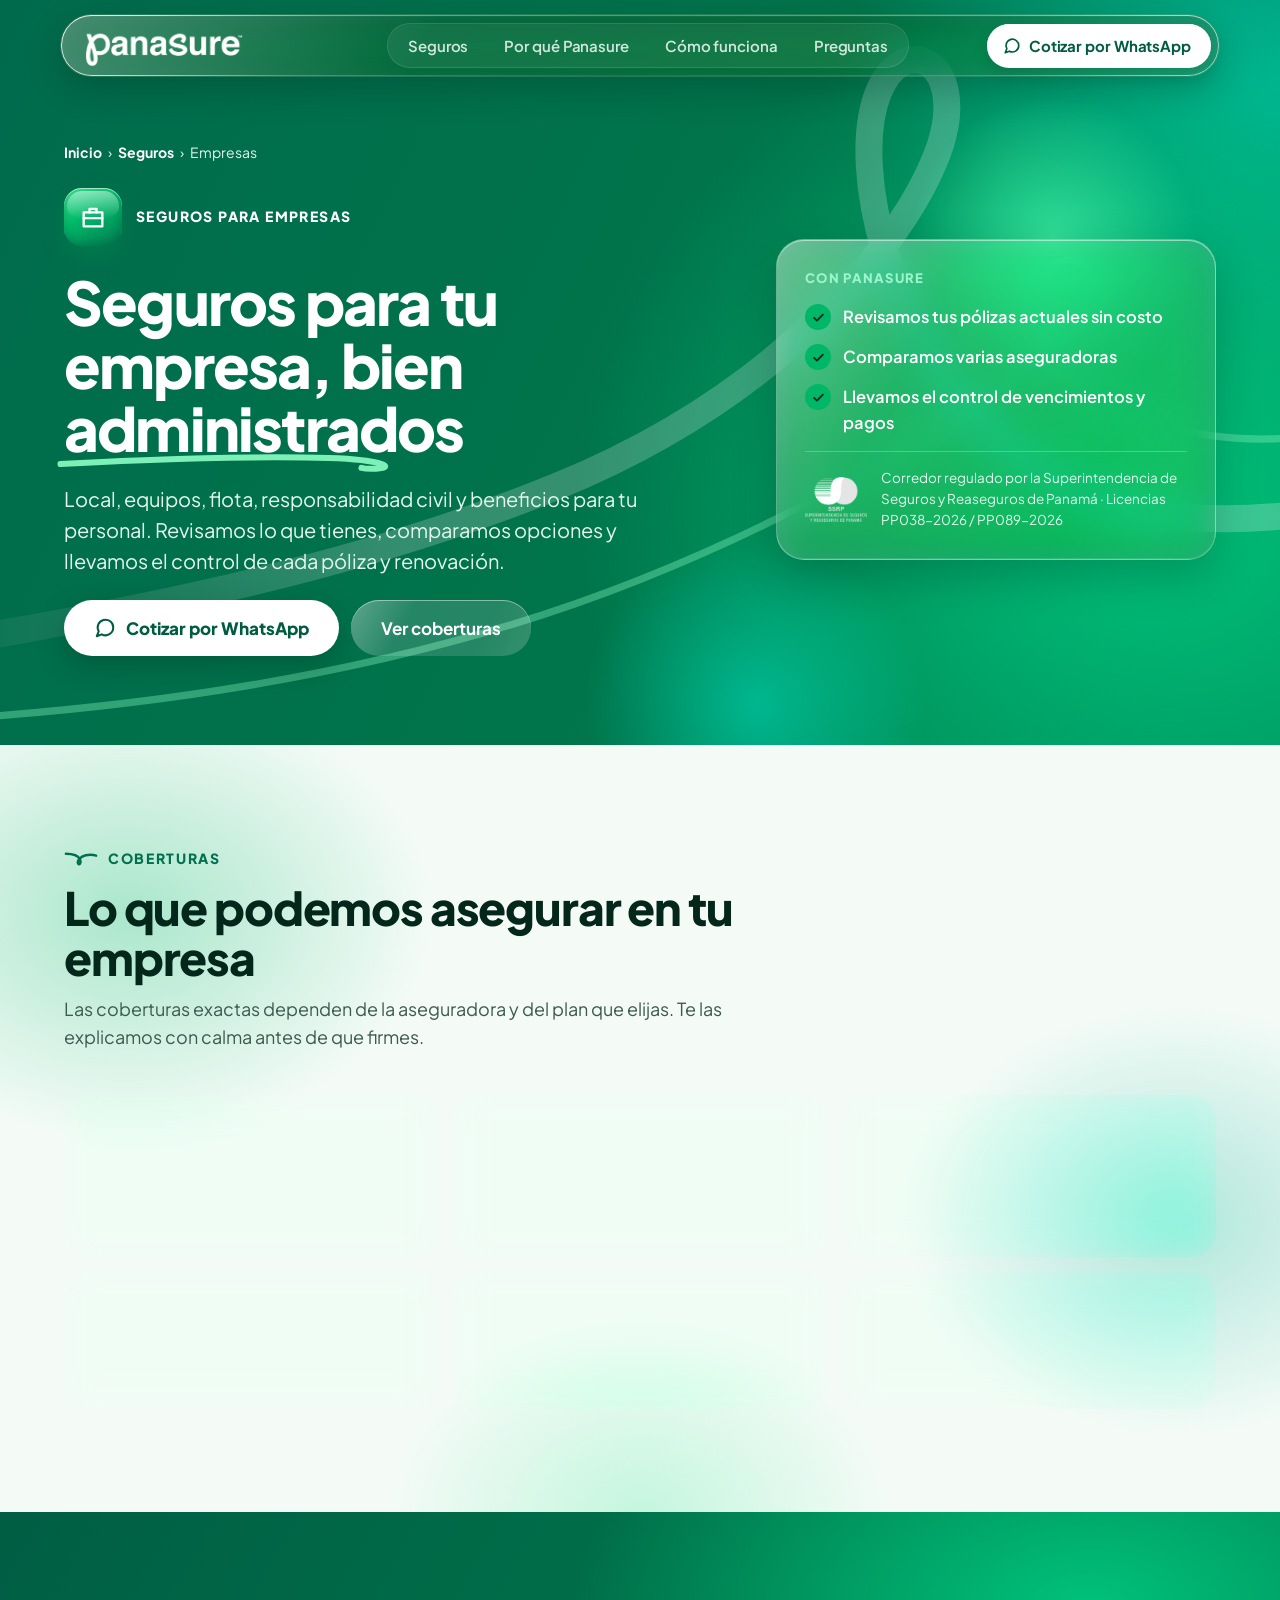
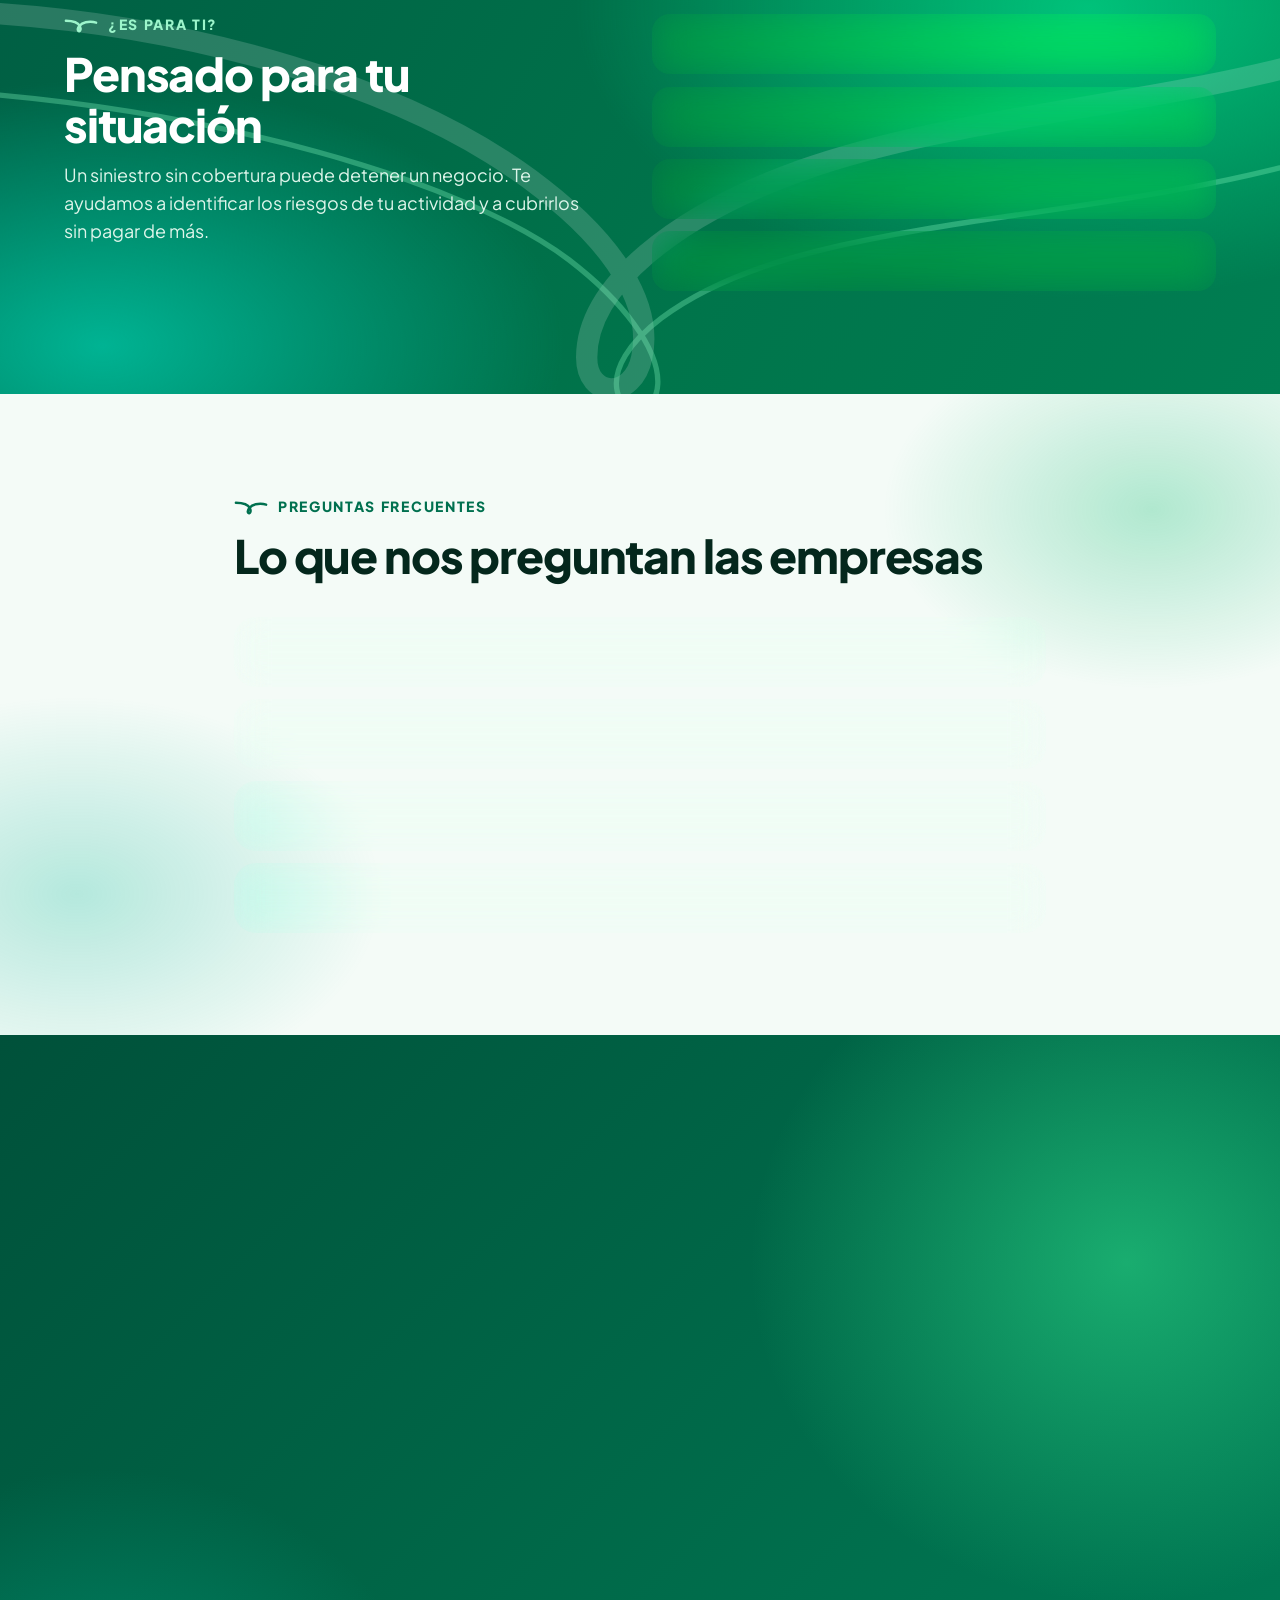
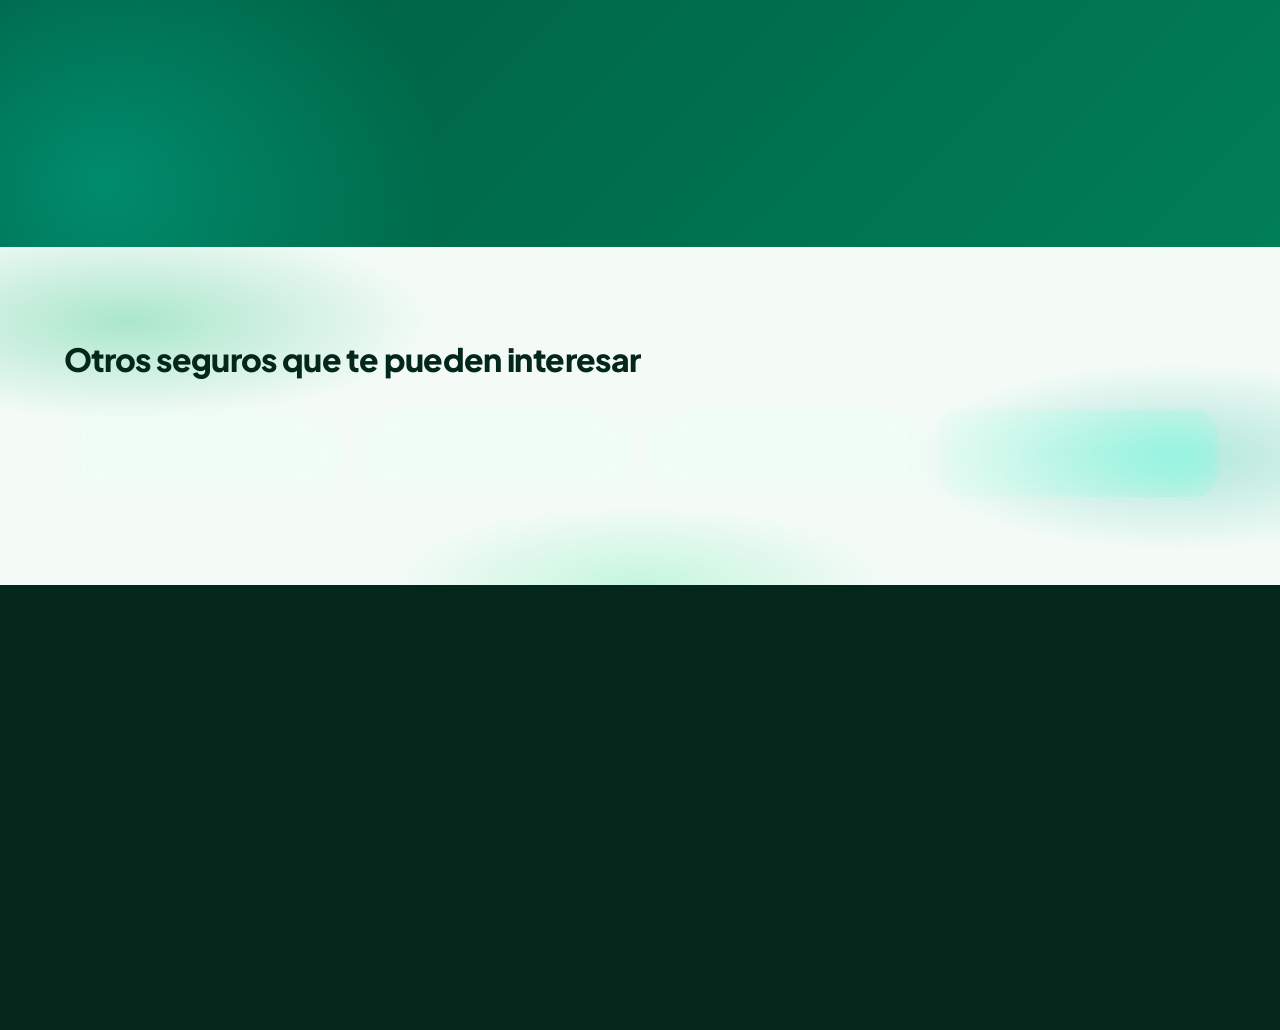
<file: seguros-para-empresas/index.html>
<!doctype html>
<html lang="es">
<head>
<meta charset="utf-8">
<meta name="viewport" content="width=device-width, initial-scale=1, viewport-fit=cover">
<title>Seguros para empresas en Panamá | Panasure</title>
<meta name="description" content="Seguros para empresas en Panamá: incendio y multirriesgo, responsabilidad civil, flotas, colectivos de salud y vida, y fianzas. Panasure compara y administra tus pólizas.">
<meta name="theme-color" content="#006B4C">
<link rel="canonical" href="https://somospanasure.com/seguros-para-empresas/">
<link rel="icon" type="image/png" sizes="64x64" href="/favicon-64.png">
<link rel="apple-touch-icon" href="/apple-touch-icon.png">
<meta property="og:type" content="website">
<meta property="og:locale" content="es_PA">
<meta property="og:site_name" content="Panasure">
<meta property="og:title" content="Seguros para empresas en Panamá | Panasure">
<meta property="og:description" content="Seguros para empresas en Panamá: incendio y multirriesgo, responsabilidad civil, flotas, colectivos de salud y vida, y fianzas. Panasure compara y administra tus pólizas.">
<meta property="og:url" content="https://somospanasure.com/seguros-para-empresas/">
<meta property="og:image" content="https://somospanasure.com/og-image.jpg">
<meta property="og:image:width" content="1200">
<meta property="og:image:height" content="630">
<meta name="twitter:card" content="summary_large_image">
<link rel="preconnect" href="https://fonts.googleapis.com">
<link rel="preconnect" href="https://fonts.gstatic.com" crossorigin>
<link rel="stylesheet" href="https://fonts.googleapis.com/css2?family=Plus+Jakarta+Sans:wght@400..800&display=swap">
<style>body{margin:0}html{scroll-behavior:smooth}a{color:#00704F}a:hover{color:#005239}summary{cursor:pointer}section[id]{scroll-margin-top:96px}.page{background:radial-gradient(ellipse 55% 9% at 0% 31%,rgba(0,183,104,.26) 0%,rgba(0,183,104,0) 100%),radial-gradient(ellipse 50% 8% at 100% 39%,rgba(0,179,147,.24) 0%,rgba(0,179,147,0) 100%),radial-gradient(ellipse 55% 9% at 100% 55%,rgba(0,183,104,.22) 0%,rgba(0,183,104,0) 100%),radial-gradient(ellipse 50% 8% at 0% 64%,rgba(0,179,147,.22) 0%,rgba(0,179,147,0) 100%),radial-gradient(ellipse 55% 8% at 100% 82%,rgba(0,183,104,.24) 0%,rgba(0,183,104,0) 100%),#F4FBF7}.glass{background:rgba(255,255,255,.58);-webkit-backdrop-filter:blur(20px) saturate(170%);backdrop-filter:blur(20px) saturate(170%);border:1px solid rgba(255,255,255,.95);box-shadow:inset 0 1px 0 #FFFFFF,0 14px 36px rgba(0,80,54,.10)}.glassbar{background:rgba(0,62,43,.72);-webkit-backdrop-filter:blur(22px) saturate(180%);backdrop-filter:blur(22px) saturate(180%);border:1px solid rgba(255,255,255,.24);box-shadow:inset 0 1px 0 rgba(255,255,255,.38),inset 0 -1px 0 rgba(255,255,255,.08),0 12px 34px rgba(0,40,26,.26)}.glass-dark{background:rgba(0,40,28,.30);-webkit-backdrop-filter:blur(20px) saturate(160%);backdrop-filter:blur(20px) saturate(160%);border:1px solid rgba(255,255,255,.30);box-shadow:inset 0 1px 0 rgba(255,255,255,.35),0 18px 44px rgba(0,30,20,.28)}.glass-quote{background:rgba(255,255,255,.88);-webkit-backdrop-filter:blur(26px) saturate(180%);backdrop-filter:blur(26px) saturate(180%);border:1px solid rgba(255,255,255,.95);box-shadow:inset 0 1px 0 #FFFFFF,0 28px 70px rgba(0,40,26,.38)}.glass-btn{background:rgba(255,255,255,.14);-webkit-backdrop-filter:blur(14px) saturate(160%);backdrop-filter:blur(14px) saturate(160%);border:1px solid rgba(255,255,255,.55);box-shadow:inset 0 1px 0 rgba(255,255,255,.45)}.hero{background:radial-gradient(ellipse 45% 70% at 90% 68%,#00C27A 0%,rgba(0,194,122,0) 100%),radial-gradient(ellipse 34% 55% at 100% 12%,#00B393 0%,rgba(0,179,147,0) 100%),linear-gradient(115deg,#006B4C 0%,#00754B 55%,#008556 100%)}.band{background:radial-gradient(ellipse 40% 90% at 100% 50%,#00A070 0%,rgba(0,160,112,0) 100%),linear-gradient(115deg,#006B4C 0%,#007A50 100%)}@container pg (max-width: 760px){.hero{background:radial-gradient(ellipse 130% 36% at 60% 100%,#00C27A 0%,rgba(0,194,122,0) 100%),linear-gradient(170deg,#006B4C 0%,#008052 100%)}.nav-link{display:none !important}.cta-extra{display:none !important}.logo{height:30px !important}.glasswrap{padding:10px 12px !important;margin-bottom:-80px !important}.glassbar{padding:7px 7px 7px 18px !important}.hero-sec{padding-top:108px !important}.orb-a{display:none !important}.sec{padding-left:20px !important;padding-right:20px !important}.btn-row a{flex:1 1 100% !important;justify-content:center !important}.prod{flex-direction:row !important;align-items:flex-start !important;padding:20px !important;gap:16px !important}.prod-ico{width:46px !important;height:46px !important;flex:none !important}.prod h3{font-size:19px !important}.prod p{font-size:15.5px !important}.quote{padding:22px !important;border-radius:20px !important}.chip{flex:1 1 28% !important;padding:0 8px !important}.faq{padding:4px 18px !important}.foot-legal{flex-direction:column !important}}.chip{min-height:48px;padding:0 18px;border-radius:999px;border:2px solid #BFE3D1;background:#FFFFFF;color:#04271C;font:inherit;font-size:15px;font-weight:600;cursor:pointer}.chip[aria-pressed="true"]{border-color:#00704F;background:#00704F;color:#FFFFFF;font-weight:700}a:focus-visible,button:focus-visible,summary:focus-visible{outline:3px solid #7DF0B8;outline-offset:3px}.wrap{max-width:1200px;margin:0 auto;padding-left:24px;padding-right:24px;box-sizing:border-box}.kicker{margin:0;font-size:14px;font-weight:800;letter-spacing:.12em;text-transform:uppercase;color:#00704F}.h2{margin:0;font-size:clamp(28px,3.8cqw,46px);line-height:1.1;font-weight:800;letter-spacing:-.025em}.muted{color:#3D5A50}.grid{display:flex;flex-wrap:wrap;gap:16px}.grid>*{flex:1 1 320px;min-width:0;box-sizing:border-box}.btn{display:inline-flex;align-items:center;justify-content:center;gap:10px;min-height:56px;box-sizing:border-box;padding:0 30px;border-radius:999px;text-decoration:none;font:inherit;font-weight:800;font-size:17px;border:0;cursor:pointer}.btn-white{background:#FFFFFF;color:#005C40;box-shadow:0 10px 28px rgba(0,40,26,.28)}.btn-white:hover{color:#004030}.btn-dark{background:#04271C;color:#FFFFFF}.btn-dark:hover{background:#0B3A2B;color:#FFFFFF}.glass-btn{color:#FFFFFF}.glass-btn:hover{color:#FFFFFF;background:rgba(255,255,255,.24)}.crumbs{display:flex;flex-wrap:wrap;gap:6px;font-size:14px;color:#E4F7EE}.crumbs a{color:#FFFFFF;text-decoration:none;font-weight:700}.crumbs a:hover{color:#FFFFFF;text-decoration:underline}.check{flex:none;width:26px;height:26px;border-radius:50%;background:#00B768;color:#04271C;display:flex;align-items:center;justify-content:center}.field{display:flex;flex-direction:column;gap:6px;font-size:14.5px;font-weight:700;color:#04271C}.field input,.field select,.field textarea{font:inherit;font-size:16px;font-weight:500;color:#04271C;background:rgba(255,255,255,.92);border:1.5px solid #BFE3D1;border-radius:14px;padding:12px 14px;min-height:50px;box-sizing:border-box;width:100%}.field textarea{min-height:92px;resize:vertical}.field input:focus,.field select:focus,.field textarea:focus{outline:none;border-color:#00704F;box-shadow:0 0 0 4px rgba(0,183,104,.22)}.lift{transition:translate .35s cubic-bezier(.2,.7,.2,1),box-shadow .35s}.lift:hover{translate:0 -5px;box-shadow:inset 0 1px 0 #FFFFFF,0 22px 46px rgba(0,80,54,.16)}.wa-float{position:fixed;right:22px;bottom:calc(22px + env(safe-area-inset-bottom,0px));z-index:60;display:inline-flex;align-items:center;justify-content:center;gap:10px;min-height:58px;padding:0 24px 0 20px;box-sizing:border-box;border-radius:999px;background:rgba(0,183,104,.88);-webkit-backdrop-filter:blur(18px) saturate(180%);backdrop-filter:blur(18px) saturate(180%);border:1px solid rgba(255,255,255,.65);box-shadow:inset 0 1px 0 rgba(255,255,255,.6),0 16px 36px rgba(0,60,40,.35);color:#04271C;font-family:'Plus Jakarta Sans',system-ui,-apple-system,'Segoe UI',sans-serif;font-weight:800;font-size:16px;text-decoration:none;opacity:0;transform:translateY(18px) scale(.94);pointer-events:none;transition:opacity .35s,transform .35s cubic-bezier(.2,.7,.2,1)}.wa-float.show{opacity:1;transform:none;pointer-events:auto}.wa-float:hover{color:#04271C;background:rgba(0,200,114,.95)}@media (max-width:640px){.wa-float{right:16px;bottom:calc(16px + env(safe-area-inset-bottom,0px));width:58px;padding:0}.wa-float span{display:none}}@keyframes fadeUp{from{opacity:0;transform:translateY(24px)}to{opacity:1;transform:none}}@keyframes popIn{from{opacity:0;transform:translateY(34px) scale(.96)}to{opacity:1;transform:none}}@keyframes drift{0%,100%{transform:translate(0,0) scale(1)}50%{transform:translate(-36px,28px) scale(1.08)}}.orb{animation:drift 16s ease-in-out infinite}.orb+.orb{animation-duration:21s;animation-direction:reverse}.js .hero-in>*{animation:fadeUp .8s cubic-bezier(.2,.7,.2,1) both}.js .hero-in>*:nth-child(2){animation-delay:.08s}.js .hero-in>*:nth-child(3){animation-delay:.16s}.js .hero-in>*:nth-child(4){animation-delay:.24s}.js .hero-in>*:nth-child(5){animation-delay:.32s}.js .hero-in>*:nth-child(6){animation-delay:.4s}.js .pop{animation:popIn .95s .3s cubic-bezier(.2,.7,.2,1) both}.js .reveal{opacity:0;transform:translateY(30px);transition:opacity .75s cubic-bezier(.2,.7,.2,1) var(--d,0s),transform .75s cubic-bezier(.2,.7,.2,1) var(--d,0s)}.js .reveal.in{opacity:1;transform:none}@media (prefers-reduced-motion: reduce){*,*::before,*::after{animation:none !important;transition:none !important}.js .reveal{opacity:1;transform:none}html{scroll-behavior:auto}}/* ---- Velocidad ---- */.page{background:#F4FBF7 !important;overflow-x:clip}.cv{content-visibility:auto;contain-intrinsic-size:auto 900px}.orb{will-change:transform}/* ---- Trazo con lazo (de la P del logo) ---- */.loop-bg{position:absolute;inset:0;width:100%;height:100%;z-index:0;pointer-events:none}.has-loop{position:relative;overflow:hidden}.has-loop>:not(.loop-bg){position:relative;z-index:1}.draw path{stroke-dasharray:1}.js .draw path{stroke-dashoffset:1;transition:stroke-dashoffset 2.6s cubic-bezier(.45,.05,.2,1) var(--dd,0s)}.js .draw.in path{stroke-dashoffset:0}.swash{position:relative;display:inline-block;white-space:nowrap}.swash svg{position:absolute;left:-3%;bottom:-.22em;width:106%;height:.44em;overflow:visible;pointer-events:none}.kicker{display:flex;align-items:center;gap:10px}.kicker::before{content:"";flex:none;width:34px;height:17px;background:currentColor;-webkit-mask:url("data:image/svg+xml,%3Csvg xmlns='http://www.w3.org/2000/svg' viewBox='0 0 36 18' fill='none' stroke='%23000' stroke-width='2.6' stroke-linecap='round'%3E%3Cpath d='M2 4 C 9 4, 15 6, 17 10 C 18.5 13.5, 16.5 16.5, 15 14.5 C 13.5 12.5, 17 6.5, 23 5.5 C 28 4.7, 31 5, 34 6'/%3E%3C/svg%3E") center/contain no-repeat;mask:url("data:image/svg+xml,%3Csvg xmlns='http://www.w3.org/2000/svg' viewBox='0 0 36 18' fill='none' stroke='%23000' stroke-width='2.6' stroke-linecap='round'%3E%3Cpath d='M2 4 C 9 4, 15 6, 17 10 C 18.5 13.5, 16.5 16.5, 15 14.5 C 13.5 12.5, 17 6.5, 23 5.5 C 28 4.7, 31 5, 34 6'/%3E%3C/svg%3E") center/contain no-repeat}@container pg (max-width: 760px){.loop-bg path{stroke-width:18}}/* ---- Cabecera de vidrio líquido ---- */.glasswrap .glassbar{background:linear-gradient(180deg,rgba(0,62,43,.44) 0%,rgba(0,46,32,.30) 100%) !important;-webkit-backdrop-filter:blur(26px) saturate(200%) brightness(1.05) !important;backdrop-filter:blur(26px) saturate(200%) brightness(1.05) !important;border:1px solid rgba(255,255,255,.14) !important;box-shadow:inset 0 1px 1px rgba(255,255,255,.35),inset 0 -1px 1px rgba(255,255,255,.08),inset 0 0 24px rgba(255,255,255,.06),0 12px 34px rgba(0,30,20,.24) !important;transition:background .5s,border-color .5s,box-shadow .5s,max-width .55s cubic-bezier(.2,.7,.2,1),padding .55s cubic-bezier(.2,.7,.2,1),color .4s}.glassbar::after{content:"";position:absolute;inset:0;border-radius:inherit;padding:1.2px;pointer-events:none;background:linear-gradient(115deg,rgba(255,255,255,.9) 0%,rgba(255,255,255,.18) 22%,rgba(255,255,255,0) 50%,rgba(255,255,255,.12) 78%,rgba(255,255,255,.6) 100%);-webkit-mask:linear-gradient(#000 0 0) content-box,linear-gradient(#000 0 0);-webkit-mask-composite:xor;mask-composite:exclude}.glasswrap.scrolled .glassbar{max-width:1060px !important;background:linear-gradient(180deg,rgba(0,58,40,.58) 0%,rgba(0,44,30,.46) 100%) !important}.hdr{display:grid !important;grid-template-columns:1fr auto 1fr;align-items:center;column-gap:16px}.hdr-logo{justify-self:start;display:flex;align-items:center;min-height:44px;text-decoration:none}.hdr-nav{display:flex;align-items:center;gap:2px;padding:4px;border-radius:999px;background:rgba(255,255,255,.07);box-shadow:inset 0 0 0 1px rgba(255,255,255,.12),inset 0 1px 2px rgba(0,30,20,.12);transition:background .5s,box-shadow .5s}.hdr-nav .nav-link{position:relative;display:block;font-size:15px;font-weight:600;letter-spacing:-.006em;line-height:1;color:rgba(255,255,255,.82);text-decoration:none;padding:11px 17px;border-radius:999px;white-space:nowrap;transition:color .3s,background .3s,box-shadow .3s}.hdr-nav .nav-link:hover{color:#FFFFFF;background:rgba(255,255,255,.12)}.hdr-nav .nav-link.is-active{color:#04271C;background:#FFFFFF;box-shadow:inset 0 1px 0 #FFFFFF,0 3px 10px rgba(0,30,20,.20)}.glasswrap.light .hdr-nav{background:rgba(0,112,79,.06);box-shadow:inset 0 0 0 1px rgba(0,112,79,.10),inset 0 1px 2px rgba(0,60,40,.06)}.glasswrap.light .hdr-nav .nav-link{color:#3D5A50}.glasswrap.light .hdr-nav .nav-link:hover{color:#04271C;background:rgba(0,112,79,.08)}.glasswrap.light .hdr-nav .nav-link.is-active{color:#FFFFFF;background:#00704F;box-shadow:0 3px 10px rgba(0,112,79,.3)}.hdr-cta{justify-self:end;display:inline-flex;align-items:center;gap:8px;min-height:44px;box-sizing:border-box;padding:0 20px 0 16px;border-radius:999px;background:#FFFFFF;color:#005C40;font-size:15px;font-weight:700;letter-spacing:-.006em;text-decoration:none;white-space:nowrap;transition:background .4s,color .4s,transform .25s,box-shadow .4s;box-shadow:inset 0 1px 0 #FFFFFF,0 6px 16px rgba(0,30,20,.18)}.hdr-cta:hover{color:#004030}.glasswrap.light .hdr-cta:hover{color:#FFFFFF}@container pg (max-width: 1100px){.hdr-nav .nav-link{padding:10px 12px;font-size:14.5px}.hdr .cta-extra{display:none !important}}@container pg (max-width: 900px){.hdr-nav{display:none !important}.hdr{grid-template-columns:1fr auto}}.hdr-cta:hover{transform:translateY(-1px)}.logo-dark{display:none !important}.glasswrap.light .glassbar{color:#04271C !important;background:linear-gradient(180deg,rgba(255,255,255,.68) 0%,rgba(255,255,255,.44) 100%) !important;border-color:rgba(255,255,255,.85) !important;box-shadow:inset 0 1px 1px #FFFFFF,inset 0 -1px 1px rgba(255,255,255,.5),inset 0 0 24px rgba(255,255,255,.4),0 12px 34px rgba(0,80,54,.16) !important}.glasswrap.light .glassbar::after{background:linear-gradient(115deg,#FFFFFF 0%,rgba(255,255,255,.4) 25%,rgba(0,112,79,.10) 55%,rgba(255,255,255,.3) 80%,#FFFFFF 100%)}.glasswrap.light .hdr-cta{background:#04271C;color:#FFFFFF;box-shadow:inset 0 1px 0 rgba(255,255,255,.2),0 6px 16px rgba(0,30,20,.25)}.glasswrap.light .logo-light{display:none !important}.glasswrap.light .logo-dark{display:block !important}@container pg (max-width: 760px){.glasswrap.scrolled .glassbar{max-width:100% !important}}/* ---- Dinamismo ---- */.strip .ss{display:none}.sr-only{position:absolute !important;width:1px;height:1px;padding:0;margin:-1px;overflow:hidden;clip:rect(0 0 0 0);white-space:nowrap;border:0}.rot{display:inline-grid;justify-items:start;vertical-align:bottom}.rot>.rot-ghost,.rot>.rot-w{grid-area:1/1}.rot-ghost{visibility:hidden}.rot svg{left:-2%;width:calc(var(--sw,100%) * 1.04);transition:width .45s cubic-bezier(.2,.7,.2,1)}.rot-w{display:inline-block;transition:transform .38s cubic-bezier(.2,.7,.2,1),opacity .38s}.rot-w.out{opacity:0;transform:translateY(-.4em)}.rot-w.pre{opacity:0;transform:translateY(.4em);transition:none}.hdr-prog{position:absolute;left:30px;right:30px;bottom:3px;height:2px;border-radius:2px;background:linear-gradient(90deg,#2EE08C,#7DF0B8);transform:scaleX(var(--p,0));transform-origin:left;pointer-events:none;opacity:.85}.glasswrap.light .hdr-prog{background:linear-gradient(90deg,#00B768,#00704F)}.ticker{position:relative;z-index:1;overflow:hidden;padding:4px 0 clamp(80px,9cqw,104px);-webkit-mask:linear-gradient(90deg,transparent 0,#000 12%,#000 88%,transparent 100%);mask:linear-gradient(90deg,transparent 0,#000 12%,#000 88%,transparent 100%)}.ticker-track{display:flex;width:max-content;animation:tk 48s linear infinite}.ticker:hover .ticker-track{animation-play-state:paused}.tk-set{display:flex;align-items:center;gap:12px;padding-right:12px}.tk-chip{display:inline-flex;align-items:center;gap:10px;padding:7px 18px 7px 7px;border-radius:999px;background:linear-gradient(140deg,rgba(255,255,255,.22) 0%,rgba(255,255,255,.07) 100%);border:1px solid rgba(255,255,255,.3);box-shadow:inset 0 1px 0 rgba(255,255,255,.42),0 6px 18px rgba(0,40,26,.12);color:#FFFFFF;font-size:16px;font-weight:700;letter-spacing:-.005em;white-space:nowrap}.tk-ico{flex:none;width:34px;height:34px;border-radius:50%;display:flex;align-items:center;justify-content:center;background:linear-gradient(150deg,#FFFFFF 0%,#DDF8EA 100%);color:#00704F;box-shadow:inset 0 -2px 4px rgba(0,112,79,.15)}@keyframes tk{to{transform:translateX(-50%)}}summary{list-style:none;display:flex;align-items:center;justify-content:space-between;gap:16px}summary::-webkit-details-marker{display:none}summary::after{content:"";flex:none;width:30px;height:30px;border-radius:50%;background:#00B768 url("data:image/svg+xml,%3Csvg xmlns='http://www.w3.org/2000/svg' viewBox='0 0 24 24' fill='none' stroke='%23FFFFFF' stroke-width='2.6' stroke-linecap='round'%3E%3Cpath d='M12 6v12M6 12h12'/%3E%3C/svg%3E") center/16px no-repeat;transition:transform .35s cubic-bezier(.3,1.6,.5,1),background-color .3s}details[open]>summary::after{transform:rotate(135deg);background-color:#00704F}details[open]>p{animation:fadeUp .45s cubic-bezier(.2,.7,.2,1)}.step{position:relative;flex-direction:column !important;gap:14px !important}.step::after{content:"";position:absolute;top:27px;left:72px;right:-20px;height:3px;border-radius:3px;background:linear-gradient(90deg,#00B768,rgba(0,183,104,.12));transform:scaleX(0);transform-origin:left;transition:transform 1s cubic-bezier(.2,.7,.2,1) calc(var(--d,0s) + .35s)}.step:last-child::after{display:none}.step.in::after{transform:scaleX(1)}.js .step .num{transform:scale(.3);opacity:0;transition:transform .6s cubic-bezier(.3,1.6,.5,1) calc(var(--d,0s) + .1s),opacity .3s calc(var(--d,0s) + .1s)}.js .step.in .num{transform:none;opacity:1}.step .num{box-shadow:0 0 0 8px rgba(0,183,104,.14),0 10px 22px rgba(0,150,85,.3)}@keyframes icoPop{from{transform:scale(.4) rotate(-25deg);opacity:0}}.js .prod.reveal.in .ico-tile,.js #por-que .reveal.in>div:first-child{animation:icoPop .75s cubic-bezier(.3,1.6,.5,1) calc(var(--d,0s) + .25s) backwards}.loop-par{will-change:translate}@container pg (max-width: 1000px){.step::after{display:none}}@container pg (max-width: 760px){.step{flex-direction:row !important;gap:18px !important;padding-bottom:6px}.step::after{display:block;top:66px;left:27px;right:auto;bottom:-22px;width:3px;height:auto;background:linear-gradient(180deg,#00B768,rgba(0,183,104,.12));transform:scaleY(0);transform-origin:top}.step.in::after{transform:scaleY(1)}.hdr-prog{left:20px;right:20px}.hero-sec.has-tk{padding-bottom:28px !important}.tk-chip{font-size:14.5px;padding:6px 15px 6px 6px}.tk-ico{width:30px;height:30px}.ticker{padding-bottom:74px}}@media (prefers-reduced-motion: reduce){.ticker-track{animation:none}}/* ---- Política de privacidad ---- */.pol{display:grid;grid-template-columns:260px minmax(0,1fr);gap:48px;align-items:start}.pol-toc,.pol-toc.glass{position:sticky;top:100px;}.pol-toc{border-radius:22px;padding:20px;display:flex;flex-direction:column;gap:2px;font-size:14.5px}.pol-toc p{margin:0 0 8px;font-size:12.5px;font-weight:800;letter-spacing:.1em;text-transform:uppercase;color:#00704F}.pol-toc a{color:#3D5A50;text-decoration:none;padding:7px 10px;border-radius:10px;font-weight:600;line-height:1.35;transition:background .25s,color .25s}.pol-toc a:hover{background:rgba(0,112,79,.08);color:#04271C}.pol-body{max-width:780px;display:flex;flex-direction:column;gap:14px}.pol-sec{scroll-margin-top:100px;padding:26px 0 22px;border-bottom:1px solid rgba(0,112,79,.12)}.pol-sec h2{margin:0 0 12px;display:flex;align-items:baseline;gap:14px;font-size:clamp(21px,2.2cqw,26px);line-height:1.25;font-weight:800;letter-spacing:-.015em}.pol-sec h2 span{flex:none;font-size:14px;font-weight:800;color:#00B768;letter-spacing:.04em}.pol-sec p{margin:0 0 12px;color:#23463A}.pol-sec ul{margin:0 0 12px;padding-left:22px;color:#23463A;display:flex;flex-direction:column;gap:8px}.pol-sec li::marker{color:#00B768}.pol-sec a{color:#00704F;font-weight:700}.pol-cta{margin-top:24px;border-radius:24px;padding:24px 28px;display:flex;flex-wrap:wrap;align-items:center;justify-content:space-between;gap:16px;color:#FFFFFF}.pol-cta p{margin:0;font-size:19px;font-weight:800}@container pg (max-width: 900px){.pol{grid-template-columns:1fr;gap:20px}.pol-toc.glass{position:static}}@container pg (max-width: 760px){.pol-toc{display:none !important}.pol-cta{padding:20px}.pol-cta .btn{width:100%}}/* ---- Cierre de cotización ---- */.cta-deep{background:radial-gradient(42% 60% at 88% 28%,rgba(46,224,140,.55) 0%,rgba(46,224,140,0) 70%),radial-gradient(38% 55% at 8% 92%,rgba(0,179,147,.5) 0%,rgba(0,179,147,0) 70%),linear-gradient(135deg,#00513A 0%,#006848 50%,#007E57 100%)}.cta-grid{display:grid;grid-template-columns:minmax(0,1fr) minmax(0,480px);align-items:center;gap:40px 72px}.cta-copy{display:flex;flex-direction:column;gap:clamp(16px,2.2cqw,22px)}.cta-h2{margin:0;font-size:clamp(34px,4.8cqw,60px);line-height:1.04;font-weight:800;letter-spacing:-.03em}.cta-lead{margin:0;font-size:clamp(17px,1.6cqw,19px);color:#DDF5EA;max-width:500px}.cta-feats{display:grid;grid-template-columns:repeat(3,minmax(0,1fr));gap:10px;max-width:540px}.cta-feat{border-radius:20px;padding:16px;display:flex;flex-direction:column;gap:3px}.cta-feat strong{font-size:17px;font-weight:800;margin-top:8px}.cta-feat small{font-size:13px;color:#C9EEDC}.cta-ico{width:38px;height:38px;border-radius:12px;display:flex;align-items:center;justify-content:center;background:linear-gradient(150deg,#FFFFFF,#DDF8EA);color:#00704F;box-shadow:inset 0 -2px 4px rgba(0,112,79,.15)}.cta-adv{max-width:540px;box-sizing:border-box;border-radius:22px;padding:12px 12px 12px 12px;display:flex;align-items:center;gap:14px}.cta-adv img{flex:none;width:52px;height:52px;border-radius:16px;box-shadow:0 6px 16px rgba(0,30,20,.3)}.cta-adv-t{flex:1;min-width:0;display:flex;flex-direction:column;gap:2px}.cta-adv-t strong{font-size:16px}.cta-adv-t span{font-size:13.5px;color:#C9EEDC;line-height:1.35}.cta-adv .btn{min-height:46px;padding:0 18px;font-size:15px}@container pg (max-width: 900px){.cta-grid{grid-template-columns:1fr}.cta-card{max-width:520px}}@container pg (max-width: 760px){.cta-feats{gap:8px}.cta-feat{padding:12px 10px;border-radius:16px}.cta-feat strong{font-size:15px}.cta-feat small{font-size:12px}.cta-ico{width:32px;height:32px;border-radius:10px}.cta-adv-t span{display:none}.cta-adv .btn{padding:0 14px}}/* ---- Cotizador de auto ---- */html.ao-lock{overflow:hidden}.ao{position:fixed;inset:0;z-index:100;display:flex;align-items:center;justify-content:center;padding:24px;box-sizing:border-box;font-family:'Plus Jakarta Sans',system-ui,-apple-system,'Segoe UI',sans-serif;color:#04271C;line-height:1.5}.ao[hidden]{display:none}.ao-back{position:absolute;inset:0;background:rgba(0,36,24,.5);-webkit-backdrop-filter:blur(10px);backdrop-filter:blur(10px);opacity:0;transition:opacity .3s}.ao.on .ao-back{opacity:1}.ao-panel{position:relative;width:min(1020px,100%);height:min(720px,100%);border-radius:30px;display:flex;flex-direction:column;overflow:hidden;background:linear-gradient(160deg,#FFFFFF 0%,#F4FBF7 100%);box-shadow:0 40px 100px rgba(0,30,20,.45),inset 0 1px 0 #FFFFFF;opacity:0;transform:translateY(26px) scale(.97);transition:opacity .35s,transform .5s cubic-bezier(.2,.7,.2,1)}.ao.on .ao-panel{opacity:1;transform:none}.ao-head{display:flex;align-items:center;justify-content:space-between;gap:16px;padding:22px 28px 16px}.ao-brandline{display:flex;align-items:center;gap:12px}.ao-title{margin:0;font-size:20px;font-weight:800;letter-spacing:-.01em}.ao-sub{margin:0;font-size:13.5px;color:#3D5A50}.ao-x{flex:none;width:44px;height:44px;border-radius:50%;border:0;background:rgba(0,112,79,.08);color:#04271C;cursor:pointer;display:flex;align-items:center;justify-content:center;transition:background .25s,transform .25s}.ao-x:hover{background:rgba(0,112,79,.16);transform:rotate(90deg)}.ao-stepper{padding:0 28px 4px !important;grid-template-columns:repeat(4,minmax(0,1fr)) !important}.ao-grid{flex:1;min-height:0;display:grid;grid-template-columns:minmax(0,1fr) 310px;border-top:1px solid rgba(0,112,79,.08);margin-top:12px}.ao-main{overflow-y:auto;overscroll-behavior:contain;padding:22px 28px 28px}.ao-sum{border-left:1px solid rgba(0,112,79,.1);background:linear-gradient(180deg,#EFFAF4,#E3F6EC);padding:22px;display:flex;flex-direction:column;gap:14px;overflow-y:auto}.ao-foot[hidden]{display:none}.ao-foot{display:flex;align-items:center;justify-content:space-between;gap:12px;padding:14px 28px;border-top:1px solid rgba(0,112,79,.1);background:rgba(255,255,255,.85)}.ao-foot .btn{min-height:52px;border-radius:14px;padding:0 28px;font-size:16px}.ao-foot .btn[disabled]{opacity:.35;cursor:not-allowed}.ao-step{display:none;flex-direction:column;gap:18px}.ao-step.is-on{display:flex;animation:wizIn .45s cubic-bezier(.2,.7,.2,1)}.ao-step.is-on.from-back{animation-name:wizBack}.ao-h{margin:0;font-size:clamp(22px,2.4vw,26px);font-weight:800;letter-spacing:-.02em;outline:none}.ao-covs{display:grid;grid-template-columns:repeat(2,minmax(0,1fr));gap:16px;padding-top:8px}.ao-cov{position:relative;text-align:left;font:inherit;color:inherit;background:#FFFFFF;border:2px solid rgba(0,112,79,.14);border-radius:22px;padding:22px 20px 20px;display:flex;flex-direction:column;gap:10px;cursor:pointer;transition:border-color .25s,box-shadow .25s,transform .25s}.ao-cov:hover{transform:translateY(-3px);box-shadow:0 16px 32px rgba(0,112,79,.14)}.ao-cov[aria-pressed="true"]{border-color:#00704F;box-shadow:0 0 0 4px rgba(0,183,104,.18),0 16px 32px rgba(0,112,79,.14)}.ao-cov-top{display:flex;align-items:center;gap:10px;font-size:18px}.ao-radio{flex:none;width:22px;height:22px;border-radius:50%;border:2px solid #9DBFB1;box-sizing:border-box;transition:border .25s}.ao-cov[aria-pressed="true"] .ao-radio{border:7px solid #00704F}.ao-cov-d{margin:0;font-size:14.5px;color:#3D5A50}.ao-cov ul{list-style:none;margin:4px 0 0;padding:14px 0 0;border-top:1px dashed rgba(0,112,79,.18);display:flex;flex-direction:column;gap:8px;font-size:14px;font-weight:600}.ao-cov li{display:flex;align-items:center;gap:9px}.ao-cov li::before{content:"";flex:none;width:20px;height:20px;border-radius:50%;background:#00B768 url("data:image/svg+xml,%3Csvg xmlns='http://www.w3.org/2000/svg' viewBox='0 0 24 24' fill='none' stroke='%23FFFFFF' stroke-width='3.2' stroke-linecap='round' stroke-linejoin='round'%3E%3Cpath d='M5 12.5l4.5 4.5L19 7.5'/%3E%3C/svg%3E") center/12px no-repeat}.ao-cov li.n{color:#8AA399;font-weight:500}.ao-cov li.n::before{background:#E4EEE9 url("data:image/svg+xml,%3Csvg xmlns='http://www.w3.org/2000/svg' viewBox='0 0 24 24' fill='none' stroke='%238AA399' stroke-width='3' stroke-linecap='round'%3E%3Cpath d='M7 7l10 10M17 7L7 17'/%3E%3C/svg%3E") center/10px no-repeat}.ao-badge{position:absolute;top:-12px;right:16px;padding:5px 11px;border-radius:999px;background:linear-gradient(90deg,#00B768,#00704F);color:#FFFFFF;font-size:11.5px;font-weight:800;box-shadow:0 6px 14px rgba(0,112,79,.3)}.ao-help{align-self:flex-start;font:inherit;font-size:15px;font-weight:700;color:#00704F;background:none;border:0;padding:8px 0;cursor:pointer}.ao-help[aria-pressed="true"]{text-decoration:underline;text-underline-offset:4px}.ao-f{display:flex;flex-direction:column;gap:9px;min-width:0}.ao-f>span{font-size:14px;font-weight:800}.ao-row{display:grid;grid-template-columns:minmax(0,2fr) minmax(0,1fr);gap:12px}.ao-brands{display:grid;grid-template-columns:repeat(4,minmax(0,1fr));gap:8px}.ao-brand{display:flex;align-items:center;gap:9px;min-height:48px;padding:8px 10px;border-radius:14px;border:1.5px solid rgba(0,112,79,.14);background:#FFFFFF;font:inherit;font-size:14px;font-weight:700;color:#04271C;cursor:pointer;text-align:left;transition:border-color .2s,background .2s,transform .2s}.ao-brand:hover{border-color:#00B768;transform:translateY(-2px)}.ao-brand[aria-pressed="true"]{border-color:#00704F;background:#E3F8EE}.ao-brand[hidden]{display:none}.ao-brand span:last-child{min-width:0;overflow:hidden;text-overflow:ellipsis;white-space:nowrap}.ao-brands{grid-template-columns:repeat(4,minmax(0,1fr)) !important}.ao-brand{flex-direction:column !important;align-items:center !important;justify-content:center;gap:4px !important;padding:12px 6px 10px !important;min-height:84px !important;text-align:center !important}.ao-sil-box{position:relative;display:flex;align-items:center;justify-content:center;width:100%;height:30px;color:#7FA796;transition:color .25s,transform .35s cubic-bezier(.3,1.6,.5,1)}.ao-brand:hover .ao-sil-box{color:#00B768;transform:translateX(3px)}.ao-brand[aria-pressed="true"] .ao-sil-box{color:#00704F}.ao-brand-otra .ao-sil-box svg{opacity:.35}.ao-plus{position:absolute;inset:0;display:flex;align-items:center;justify-content:center;font-size:20px;font-weight:800;color:#00704F}.ao-bn{font-size:13.5px;font-weight:800;letter-spacing:-.005em;max-width:100%;overflow:hidden;text-overflow:ellipsis;white-space:nowrap}.ao-stage{position:relative;flex:none;height:118px;border-radius:20px;overflow:hidden;background:radial-gradient(70% 90% at 50% 110%,rgba(0,183,104,.28),rgba(0,183,104,0) 70%),linear-gradient(180deg,#FFFFFF,#EAF8F0);box-shadow:inset 0 0 0 1px rgba(0,112,79,.1)}.ao-road{position:absolute;left:0;right:0;bottom:20px;height:2px;background:repeating-linear-gradient(90deg,rgba(0,112,79,.4) 0 14px,transparent 14px 26px);opacity:.5}.ao-stage.ready .ao-road{animation:road .9s linear infinite}@keyframes road{to{background-position:-26px 0}}.ao-big{position:absolute;left:50%;bottom:16px;width:170px;height:auto;margin-left:-85px;color:#B5CEC3;opacity:0;transform:translateX(-30px);transition:opacity .45s,transform .6s cubic-bezier(.2,.7,.2,1),color .4s}.ao-big.on{opacity:1;transform:none}.ao-stage.ready .ao-big.on{color:#00704F}.ao-rev-sil{flex:none;width:96px;height:56px;border-radius:16px;background:linear-gradient(180deg,#FFFFFF,#E3F8EE);display:flex;align-items:center;justify-content:center;color:#00704F;box-shadow:inset 0 0 0 1px rgba(0,112,79,.12)}.ao-rev-sil svg{width:80px;height:auto;position:static;margin:0;opacity:1;transform:none;color:#00704F}@media (prefers-reduced-motion: reduce){.ao-stage.ready .ao-road{animation:none}}@media (max-width: 760px){.ao-brands{grid-template-columns:repeat(3,minmax(0,1fr)) !important}.ao-brand{min-height:78px !important}}.ao-send[hidden],.ao-next[hidden]{display:none !important}.ao-mono{flex:none;width:28px;height:28px;border-radius:9px;display:flex;align-items:center;justify-content:center;background:linear-gradient(150deg,#3BE596,#007A52);color:#FFFFFF;font-size:13px;font-weight:800}select.wiz-input{-webkit-appearance:none;appearance:none;background:rgba(255,255,255,.92) url("data:image/svg+xml,%3Csvg xmlns='http://www.w3.org/2000/svg' viewBox='0 0 24 24' fill='none' stroke='%2300704F' stroke-width='2.6' stroke-linecap='round' stroke-linejoin='round'%3E%3Cpath d='M6 9l6 6 6-6'/%3E%3C/svg%3E") right 14px center/16px no-repeat;padding-right:40px;cursor:pointer}.ao-valbox{background:#FFFFFF;border:1.5px solid rgba(0,112,79,.14);border-radius:16px;padding:14px 16px 10px;display:flex;flex-direction:column;gap:6px}.ao-value{font-size:28px;font-weight:800;letter-spacing:-.02em;color:#00704F}.ao-range{width:100%;accent-color:#00704F;cursor:pointer}.ao-scale{display:flex;justify-content:space-between;font-size:12px;color:#7C978C}.ao-sum-t{margin:0;font-size:12.5px;font-weight:800;letter-spacing:.1em;text-transform:uppercase;color:#00704F}.ao-car{display:flex;align-items:center;gap:12px;padding:14px;border-radius:18px;background:#FFFFFF;box-shadow:0 6px 18px rgba(0,80,54,.08)}.ao-car strong{display:block;font-size:15.5px;line-height:1.3}.ao-car>div>span{display:block;font-size:13px;color:#3D5A50}.ao-car-big{padding:18px}.ao-car-big strong{font-size:19px}.ao-dl{margin:0;display:flex;flex-direction:column}.ao-dl div{display:flex;justify-content:space-between;gap:12px;padding:10px 0;border-bottom:1px dashed rgba(0,112,79,.18);font-size:14px}.ao-dl dt{color:#3D5A50}.ao-dl dd{margin:0;font-weight:700;text-align:right}.ao-empty{color:#A9BFB6;font-weight:500}.ao-sum-note{margin-top:auto;display:flex;align-items:center;gap:8px;font-size:12.5px;color:#3D5A50}.ao-sum-note svg{color:#00704F;flex:none}.ao-next-steps{border-radius:18px;background:#EFFAF4;padding:16px 18px}.ao-next-steps p{margin:0 0 10px;font-size:12.5px;font-weight:800;letter-spacing:.1em;text-transform:uppercase;color:#00704F}.ao-next-steps ol{list-style:none;margin:0;padding:0;display:flex;flex-direction:column;gap:10px;font-size:14.5px;font-weight:600}.ao-next-steps li{display:flex;align-items:center;gap:10px}.ao-next-steps li span{flex:none;width:24px;height:24px;border-radius:50%;background:#00704F;color:#FFFFFF;font-size:12px;font-weight:800;display:flex;align-items:center;justify-content:center}.ao-done{align-items:center;text-align:center;padding-top:30px}.ao-done>svg{width:88px;height:88px}.ao-teaser{display:flex;flex-wrap:wrap;align-items:center;gap:12px 14px;padding:16px;border-radius:18px;background:linear-gradient(140deg,#EFFAF4,#E1F6EA);box-shadow:inset 0 0 0 1px rgba(0,112,79,.1)}.ao-teaser>div{flex:1 1 150px;display:flex;flex-direction:column;gap:2px}.ao-teaser strong{font-size:16px}.ao-teaser span{font-size:13.5px;color:#3D5A50}.ao-teaser .btn{min-height:46px;padding:0 20px;font-size:15px}@media (max-width: 760px){.ao{padding:0;align-items:flex-end}.ao-panel{width:100%;height:calc(100% - 18px);border-radius:24px 24px 0 0;transform:translateY(60px)}.ao-head{padding:16px 18px 10px}.ao-stepper{padding:0 18px 2px !important}.ao-stepper li{font-size:11px !important;gap:5px !important}.ao-stepper li span{width:20px !important;height:20px !important;font-size:11px !important}.ao-grid{grid-template-columns:1fr;margin-top:8px}.ao-sum{display:none}.ao-main{padding:18px 18px 22px}.ao-covs{grid-template-columns:1fr;gap:18px}.ao-brands{grid-template-columns:repeat(3,minmax(0,1fr))}.ao-brand{flex-direction:column;align-items:flex-start;gap:6px;font-size:13px}.ao-row{grid-template-columns:minmax(0,1fr) minmax(0,1fr)}.ao-foot{padding:12px 18px calc(12px + env(safe-area-inset-bottom,0px))}.ao-foot .btn{flex:1;padding:0 14px}.ao-foot .ao-send{font-size:15.5px}}@media (prefers-reduced-motion: reduce){.ao-panel,.ao-back{transition:none}}/* ---- Sello SSRP ---- */.ssrp{display:flex;align-items:center;gap:14px}.ssrp img{flex:none;height:auto;display:block}/* ---- Íconos con volumen ---- */.ico-tile{flex:none;position:relative;isolation:isolate;display:flex;align-items:center;justify-content:center;width:58px;height:58px;border-radius:18px;color:#FFFFFF;background:linear-gradient(150deg,#3BE596 0%,#00B768 45%,#007A52 100%);box-shadow:inset 0 1px 0 rgba(255,255,255,.6),inset 0 -3px 8px rgba(0,60,40,.28),0 10px 22px rgba(0,150,85,.32);transition:transform .45s cubic-bezier(.3,1.6,.5,1)}.ico-tile::before{content:"";position:absolute;left:3px;right:3px;top:3px;height:48%;border-radius:15px 15px 40% 40%;background:linear-gradient(180deg,rgba(255,255,255,.45),rgba(255,255,255,0));z-index:-1}.ico-tile.sm{width:46px;height:46px;border-radius:15px}.ico-tile.sm::before{border-radius:12px 12px 40% 40%}.lift:hover .ico-tile,.wiz-tile:hover .ico-tile{transform:rotate(-7deg) scale(1.08)}.seg-host>:not(.loop-bg){position:relative;z-index:1}.seg-host::before{background:radial-gradient(34% 30% at 8% 40%,rgba(0,183,104,.28),rgba(0,183,104,0) 70%),radial-gradient(32% 30% at 94% 70%,rgba(0,179,147,.28),rgba(0,179,147,0) 70%),radial-gradient(40% 22% at 50% 100%,rgba(125,240,184,.38),rgba(125,240,184,0) 70%) !important}.seg-host .loop-bg{left:calc(50% - 50vw);width:100vw}.go{display:inline-flex;align-items:center;gap:6px}.go::after{content:"→";transition:transform .3s}.lift:hover .go::after{transform:translateX(5px)}/* ---- Cotizador por pasos ---- */.wiz{display:flex;flex-direction:column;gap:16px;color:#04271C}.wiz-top{display:flex;align-items:baseline;justify-content:space-between;gap:12px}.wiz-title{margin:0;font-size:22px;font-weight:800;letter-spacing:-.02em}.wiz-count{font-size:13.5px;font-weight:700;color:#00704F;white-space:nowrap}.wiz-bar{height:6px;border-radius:99px;background:rgba(0,112,79,.12);overflow:hidden}.wiz-bar span{display:block;height:100%;width:33.4%;border-radius:inherit;background:linear-gradient(90deg,#00B768,#2EE08C);transition:width .6s cubic-bezier(.2,.7,.2,1)}.wiz-steps{min-height:0}.wiz-step{display:none;flex-direction:column;gap:14px}.wiz-step.is-on{display:flex;animation:wizIn .45s cubic-bezier(.2,.7,.2,1)}.wiz-step.is-on.from-back{animation-name:wizBack}@keyframes wizIn{from{opacity:0;transform:translateX(28px)}to{opacity:1;transform:none}}@keyframes wizBack{from{opacity:0;transform:translateX(-28px)}to{opacity:1;transform:none}}.wiz-q{margin:0;font-size:17px;font-weight:800;color:#04271C}.wiz-tiles{display:grid;grid-template-columns:repeat(3,minmax(0,1fr));gap:10px}.wiz-tile{display:flex;flex-direction:column;align-items:center;gap:9px;padding:14px 6px 12px;border-radius:18px;background:rgba(255,255,255,.72);border:1.5px solid rgba(0,112,79,.14);font:inherit;font-weight:700;font-size:14.5px;color:#04271C;cursor:pointer;transition:transform .25s,border-color .25s,background .25s,box-shadow .25s}.wiz-tile:hover{transform:translateY(-3px);border-color:#00B768;box-shadow:0 10px 22px rgba(0,112,79,.14)}.wiz-tile[aria-pressed="true"]{background:#E3F8EE;border-color:#00704F}.wiz-group{display:flex;flex-direction:column;gap:10px}.wiz-chips{display:flex;flex-wrap:wrap;gap:8px}.wiz .chip{min-height:44px;font-size:14.5px;padding:0 16px}.wiz .chip[aria-pressed="true"]{animation:chipPop .35s cubic-bezier(.3,1.6,.5,1)}@keyframes chipPop{50%{transform:scale(1.07)}}.wiz-pill svg{width:15px;height:15px}.wiz-pill{align-self:flex-start;display:inline-flex;align-items:center;gap:8px;padding:6px 12px 6px 6px;border-radius:999px;background:#E3F8EE;font-size:14px;font-weight:700;color:#005C40}.wiz-input{font:inherit;font-size:16px;font-weight:500;color:#04271C;background:rgba(255,255,255,.92);border:1.5px solid #BFE3D1;border-radius:14px;padding:12px 14px;min-height:50px;box-sizing:border-box;width:100%}.wiz-input:focus{outline:none;border-color:#00704F;box-shadow:0 0 0 4px rgba(0,183,104,.22)}.wiz-label{display:flex;flex-direction:column;gap:10px}.wiz-bubble{position:relative;align-self:flex-end;max-width:92%;background:#D9FBE8;border-radius:16px 16px 4px 16px;padding:10px 14px 12px;box-shadow:0 4px 12px rgba(0,80,54,.08)}.wiz-bubble small{display:block;font-size:11.5px;font-weight:800;letter-spacing:.08em;text-transform:uppercase;color:#00704F;margin-bottom:2px}.wiz-msg{margin:0;font-size:14.5px;color:#04271C;line-height:1.45}.wiz-nav{display:flex;align-items:center;justify-content:space-between;gap:12px;margin-top:4px}.wiz-back{font:inherit;font-size:15px;font-weight:700;color:#00704F;background:none;border:0;padding:0 4px;min-height:44px;cursor:pointer}.wiz-back:hover{color:#004030}.wiz .btn{min-height:52px;border-radius:14px;padding:0 22px;font-size:16px}.wiz .btn[disabled]{opacity:.38;cursor:not-allowed}.wiz-done{align-items:center;text-align:center;padding-top:10px}.wiz-done>svg{width:76px;height:76px}.wiz-done h3{margin:0;font-size:22px;font-weight:800}.wiz-done p{margin:0;color:#3D5A50}.wiz-sub{margin:2px 0 0;font-size:14px;color:#3D5A50}.wiz-badge{flex:none;align-self:flex-start;padding:6px 12px;border-radius:999px;background:#E3F8EE;color:#005C40;font-size:12.5px;font-weight:800;letter-spacing:.02em;box-shadow:inset 0 0 0 1px rgba(0,112,79,.14)}.wiz-stepper{list-style:none;margin:0;padding:0;display:grid;grid-template-columns:repeat(3,minmax(0,1fr));gap:8px}.wiz-stepper li{position:relative;display:flex;align-items:center;gap:8px;padding-bottom:11px;font-size:13px;font-weight:700;color:#7C978C;transition:color .4s}.wiz-stepper li::after{content:"";position:absolute;left:0;right:0;bottom:0;height:4px;border-radius:4px;background:rgba(0,112,79,.12);transition:background .5s}.wiz-stepper li span{flex:none;width:24px;height:24px;border-radius:50%;display:flex;align-items:center;justify-content:center;font-size:12.5px;background:rgba(0,112,79,.10);color:#3D5A50;transition:background .4s,color .4s,transform .4s cubic-bezier(.3,1.6,.5,1)}.wiz-stepper li.is-cur,.wiz-stepper li.is-done{color:#04271C}.wiz-stepper li.is-cur::after,.wiz-stepper li.is-done::after{background:linear-gradient(90deg,#00B768,#2EE08C)}.wiz-stepper li.is-cur span{background:#00704F;color:#FFFFFF;transform:scale(1.08)}.wiz-stepper li.is-done span{background:#00B768;color:#FFFFFF}.wt-t{display:flex;flex-direction:column;align-items:center;gap:2px;min-width:0}.wt-n{font-size:15px;font-weight:800}.wt-d{font-size:12px;font-weight:500;color:#3D5A50;line-height:1.3}.wiz-trust{display:flex;flex-wrap:wrap;align-items:center;gap:6px 10px;padding-top:14px;border-top:1px solid rgba(0,112,79,.12);font-size:12.5px;color:#3D5A50}.wiz-trust-i{flex:none;width:28px;height:28px;border-radius:50%;display:flex;align-items:center;justify-content:center;background:#E3F8EE;color:#00704F}.wiz-trust span:nth-child(2){flex:1 1 160px}.wiz-trust a{font-weight:800;color:#00704F;text-decoration:none;white-space:nowrap}.wiz-trust a::after{content:" →"}.wiz-legal{margin:-4px 0 0;font-size:12.5px;color:#3D5A50;text-align:right}.wiz-legal a{color:#00704F;font-weight:700}.wiz-consent{display:flex;align-items:flex-start;gap:10px;font-size:13px;line-height:1.4;color:#3D5A50;cursor:pointer}.wiz-consent input{flex:none;width:20px;height:20px;margin:1px 0 0;accent-color:#00704F;cursor:pointer}.wiz-consent a{color:#00704F;font-weight:700}.wiz-foot{margin:0;font-size:13.5px;color:#3D5A50;text-align:center}.wiz-foot a{font-weight:700}@container pg (max-width: 760px){.wiz-steps{min-height:0}.wiz-tile{font-size:13.5px;padding:12px 4px 10px}.ico-tile{width:50px;height:50px;border-radius:16px}.ico-tile.sm{width:40px;height:40px;border-radius:13px}}/* ---- Vidrio líquido ---- */.glass,.glass-dark,.glass-quote,.glassbar,.glass-btn,.glass-strip{position:relative;isolation:isolate}.wa-float{isolation:isolate}.glass{background:linear-gradient(140deg,rgba(255,255,255,.78) 0%,rgba(255,255,255,.46) 100%);-webkit-backdrop-filter:blur(16px) saturate(185%);backdrop-filter:blur(16px) saturate(185%);border:1px solid rgba(255,255,255,.75);box-shadow:inset 0 1px 0 rgba(255,255,255,.95),inset 0 -1px 0 rgba(255,255,255,.4),inset 0 0 22px rgba(255,255,255,.35),0 12px 32px rgba(0,80,54,.10)}.glass-dark{background:linear-gradient(140deg,rgba(255,255,255,.20) 0%,rgba(0,40,28,.22) 100%);-webkit-backdrop-filter:blur(18px) saturate(170%);backdrop-filter:blur(18px) saturate(170%);border:1px solid rgba(255,255,255,.34);box-shadow:inset 0 1px 0 rgba(255,255,255,.5),inset 0 -1px 0 rgba(255,255,255,.12),inset 0 0 26px rgba(255,255,255,.08),0 18px 44px rgba(0,30,20,.24)}.glass-strip{background:linear-gradient(140deg,rgba(255,255,255,.80) 0%,rgba(255,255,255,.55) 100%);-webkit-backdrop-filter:blur(22px) saturate(190%);backdrop-filter:blur(22px) saturate(190%);border:1px solid rgba(255,255,255,.85);box-shadow:inset 0 1px 0 #FFFFFF,inset 0 -1px 0 rgba(255,255,255,.4),0 24px 54px rgba(0,60,40,.22)}.glass::before,.glass-dark::before,.glass-quote::before,.glassbar::before,.glass-btn::before,.glass-strip::before,.wa-float::before{content:"";position:absolute;inset:0;z-index:-1;border-radius:inherit;pointer-events:none;background:linear-gradient(118deg,rgba(255,255,255,.55) 0%,rgba(255,255,255,0) 30%,rgba(255,255,255,0) 70%,rgba(255,255,255,.16) 100%)}.glass-dark::before,.glassbar::before,.glass-btn::before{background:linear-gradient(118deg,rgba(255,255,255,.26) 0%,rgba(255,255,255,0) 32%,rgba(255,255,255,0) 72%,rgba(255,255,255,.08) 100%)}.lift::after{content:"";position:absolute;inset:0;z-index:-1;border-radius:inherit;pointer-events:none;opacity:0;transition:opacity .35s;background:radial-gradient(260px circle at var(--mx,50%) var(--my,0%),rgba(255,255,255,.7),rgba(255,255,255,0) 60%)}.glass-dark.lift::after,.band.lift::after{background:radial-gradient(260px circle at var(--mx,50%) var(--my,0%),rgba(255,255,255,.22),rgba(255,255,255,0) 60%)}.lift{position:relative;isolation:isolate}.lift:hover::after{opacity:1}.glass-dark.lift:hover{box-shadow:inset 0 1px 0 rgba(255,255,255,.55),0 24px 50px rgba(0,30,20,.3)}/* Fondos de color para que el vidrio se note */.deco{position:relative;isolation:isolate}.deco::before{content:"";position:absolute;top:0;bottom:0;left:calc(50% - 50vw);right:calc(50% - 50vw);z-index:-1;pointer-events:none;background:radial-gradient(34% 42% at 10% 22%,rgba(0,183,104,.30),rgba(0,183,104,0) 70%),radial-gradient(30% 40% at 92% 62%,rgba(0,179,147,.28),rgba(0,179,147,0) 70%),radial-gradient(28% 34% at 50% 100%,rgba(125,240,184,.40),rgba(125,240,184,0) 70%)}.deco-alt::before{background:radial-gradient(30% 40% at 90% 18%,rgba(0,183,104,.28),rgba(0,183,104,0) 70%),radial-gradient(34% 44% at 6% 78%,rgba(0,179,147,.26),rgba(0,179,147,0) 70%)}.band-rich{background:radial-gradient(40% 60% at 85% 20%,#00C27A 0%,rgba(0,194,122,0) 100%),radial-gradient(36% 55% at 8% 90%,#00B393 0%,rgba(0,179,147,0) 100%),linear-gradient(120deg,#005E43 0%,#00754B 60%,#007E52 100%)}.cta-rich{background:radial-gradient(38% 60% at 78% 30%,#7DF0B8 0%,rgba(125,240,184,0) 100%),radial-gradient(34% 55% at 10% 85%,#00A070 0%,rgba(0,160,112,0) 100%),#00B768}@media (prefers-reduced-transparency: reduce){.glass,.glass-strip,.glass-quote{background:#FFFFFF;-webkit-backdrop-filter:none;backdrop-filter:none}.glass-dark,.glassbar,.glass-btn{background:#005C40;-webkit-backdrop-filter:none;backdrop-filter:none}}@container pg (max-width: 760px){.glass,.glass-dark,.glass-quote,.glass-strip{-webkit-backdrop-filter:blur(12px) saturate(170%);backdrop-filter:blur(12px) saturate(170%)}.strip{border-radius:24px !important;padding:18px 20px !important;gap:12px !important}.wrap{padding-left:20px;padding-right:20px}.lead-form{padding:22px !important;border-radius:22px !important}}@container pg (max-width: 760px){.m-hide{display:none !important}.m-scroll{display:flex !important;flex-wrap:nowrap !important;overflow-x:auto;overscroll-behavior-x:contain;scroll-snap-type:x mandatory;scroll-padding:0 20px;gap:12px !important;margin:0 -20px !important;padding:6px 20px 22px !important;scrollbar-width:none}.m-scroll::-webkit-scrollbar{display:none}.m-scroll>*{flex:0 0 84% !important;max-width:none !important;scroll-snap-align:start;box-sizing:border-box}.m-scroll.sm>*{flex-basis:66% !important}.js .m-scroll>.reveal{opacity:1;transform:none;transition:none}.m-dots{display:flex !important}.strip{display:grid !important;grid-template-columns:repeat(3,minmax(0,1fr));border-radius:22px !important;padding:14px 8px 12px !important;gap:4px !important}.strip>div{flex-direction:column !important;gap:7px !important;text-align:center;font-size:13px !important;line-height:1.25}.strip .sf{display:none}.strip .ss{display:inline}.hero .ssrp,.sub-card .ssrp{font-size:12px !important;gap:10px !important;line-height:1.4}.hero .ssrp img,.sub-card .ssrp img{width:42px !important}.wiz-tiles{grid-template-columns:repeat(2,minmax(0,1fr)) !important;gap:8px !important}.wiz-tile{flex-direction:row !important;justify-content:flex-start;text-align:left;gap:10px !important;padding:10px !important}.wiz-tile .wt-t{align-items:flex-start}.wiz-stepper li{font-size:12px}.wiz .chip{flex:1 1 auto !important;padding:0 14px !important;white-space:nowrap}.sub-card{padding:14px 16px !important;border-radius:20px !important;max-width:none !important}.sub-card>p:first-child,.sub-card>ul{display:none !important}.sub-card .ssrp{border-top:0 !important;padding-top:0 !important}.fcol{flex:1 1 40% !important}.hero-sec{padding-bottom:72px !important}}.m-dots{display:none;justify-content:center;gap:6px;margin-top:-6px}.m-dots span{width:6px;height:6px;border-radius:99px;background:rgba(0,112,79,.25);transition:width .3s,background .3s}.m-dots span.on{width:20px;background:#00704F}.band-rich .m-dots span{background:rgba(255,255,255,.35)}.band-rich .m-dots span.on{background:#FFFFFF}</style>
<script>document.documentElement.classList.add('js')</script>
<script type="application/ld+json">{"@context": "https://schema.org", "@graph": [{"@type": "Service", "name": "Seguros para empresas en Panamá", "serviceType": "Seguros para empresas", "description": "Seguros para empresas en Panamá: incendio y multirriesgo, responsabilidad civil, flotas, colectivos de salud y vida, y fianzas. Panasure compara y administra tus pólizas.", "url": "https://somospanasure.com/seguros-para-empresas/", "areaServed": {"@type": "Country", "name": "Panamá"}, "provider": {"@type": "InsuranceAgency", "@id": "https://somospanasure.com/#panasure", "name": "Panasure", "url": "https://somospanasure.com/", "logo": "https://somospanasure.com/apple-touch-icon.png", "image": "https://somospanasure.com/og-image.jpg", "telephone": "+507 6787-2717", "areaServed": {"@type": "Country", "name": "Panamá"}, "description": "Corredor de seguros en Panamá regulado por la Superintendencia de Seguros y Reaseguros de Panamá."}}, {"@type": "BreadcrumbList", "itemListElement": [{"@type": "ListItem", "position": 1, "name": "Inicio", "item": "https://somospanasure.com/"}, {"@type": "ListItem", "position": 2, "name": "Seguros para empresas", "item": "https://somospanasure.com/seguros-para-empresas/"}]}]}</script>
</head>
<body>
<div class="page" style="container-type: inline-size; container-name: pg; font-family: 'Plus Jakarta Sans', system-ui, -apple-system, 'Segoe UI', sans-serif; color: #04271C; line-height: 1.55; font-size: 17px">

<div class="glasswrap" style="position: sticky; top: 0; z-index: 50; padding: 14px 20px; margin-bottom: -92px; box-sizing: border-box">
<header class="glassbar hdr" style="max-width: 1160px; margin: 0 auto; padding: 8px 8px 8px 24px; box-sizing: border-box; border-radius: 999px; color: #FFFFFF">
<a class="hdr-logo" href="/" aria-label="Panasure, inicio"><img class="logo logo-light" src="/logo-panasure.webp" width="159" height="34" alt="Panasure" decoding="async" style="height: 34px; width: auto; display: block; transform: translateY(11%)"><img class="logo logo-dark" src="/logo-panasure-verde.webp" width="159" height="34" alt="" decoding="async" style="height: 34px; width: auto; display: block; transform: translateY(11%)"></a>
<nav class="hdr-nav" aria-label="Principal">
<a class="nav-link" href="/#seguros">Seguros</a>
<a class="nav-link" href="/#por-que">Por qué Panasure</a>
<a class="nav-link" href="/#como-funciona">Cómo funciona</a>
<a class="nav-link" href="/#preguntas">Preguntas</a>
</nav>
<a class="hdr-cta" href="https://wa.me/50767872717?text=Hola%20Panasure%2C%20quiero%20cotizar%20un%20seguro." target="_blank" rel="noopener"><svg aria-hidden="true" width="18" height="18" viewBox="0 0 24 24" fill="none" stroke="currentColor" stroke-width="2.2" stroke-linecap="round" stroke-linejoin="round"><path d="M21 11.5a8.5 8.5 0 0 1-12.6 7.4L3 21l2.1-5.4A8.5 8.5 0 1 1 21 11.5z"/></svg><span>Cotizar<span class="cta-extra">&nbsp;por WhatsApp</span></span></a>
</header>
</div>
<div class="hero" style="color: #FFFFFF; position: relative; overflow: hidden">
<div class="orb-a orb" aria-hidden="true" style="position: absolute; right: 6%; top: 12%; width: 300px; height: 300px; border-radius: 50%; background: radial-gradient(circle, #45F5A6 0%, rgba(69, 245, 166, 0) 68%); opacity: 0.7"></div>
<div class="orb" aria-hidden="true" style="position: absolute; left: 45%; bottom: -140px; width: 360px; height: 360px; border-radius: 50%; background: radial-gradient(circle, #00D6B4 0%, rgba(0, 214, 180, 0) 68%); opacity: 0.6"></div>
<svg class="loop-bg draw" aria-hidden="true" viewBox="0 0 1440 720" preserveAspectRatio="xMidYMid slice" fill="none" stroke-linecap="round" stroke-linejoin="round"><defs><linearGradient id="lg-hero" x1="0" y1="0" x2="1" y2="0"><stop offset="0" stop-color="#FFFFFF" stop-opacity="0"/><stop offset="0.35" stop-color="#FFFFFF" stop-opacity="0.2"/><stop offset="1" stop-color="#FFFFFF" stop-opacity="0.24"/></linearGradient></defs><path pathLength="1" d="M-60 640 C 180 600, 420 560, 640 470 C 860 380, 980 230, 1010 140 C 1035 60, 975 30, 950 90 C 920 165, 965 330, 1060 420 C 1160 515, 1300 520, 1500 470" stroke="url(#lg-hero)" stroke-width="26"/><path pathLength="1" style="--dd: 0.45s" d="M-60 700 C 260 690, 520 640, 720 560 C 900 488, 1040 400, 1120 330 C 1180 278, 1150 230, 1112 262 C 1076 292, 1120 380, 1220 410 C 1320 440, 1420 420, 1500 380" stroke="#7DF0B8" stroke-opacity="0.4" stroke-width="7"/></svg>
<section class="wrap sec hero-sec" style="position: relative; z-index: 1; padding-top: calc(92px + clamp(24px, 4cqw, 56px)); padding-bottom: clamp(44px, 7cqw, 96px); display: flex; flex-wrap: wrap; align-items: center; gap: 36px 64px">
<div class="hero-in" style="flex: 1 1 520px; min-width: 0; display: flex; flex-direction: column; gap: clamp(16px, 2.2cqw, 24px)">
<nav class="crumbs" aria-label="Ruta"><a href="/">Inicio</a><span aria-hidden="true">›</span><a href="/#seguros">Seguros</a><span aria-hidden="true">›</span><span aria-current="page">Empresas</span></nav>
<div style="display: flex; align-items: center; gap: 14px"><span class="ico-tile"><svg aria-hidden="true" width="28" height="28" viewBox="0 0 24 24" fill="none" stroke="currentColor" stroke-width="2" stroke-linecap="round" stroke-linejoin="round"><path d="M4 8h16v12H4V8z"/><path d="M9 8V5h6v3M4 13h16"/></svg></span><span style="font-size: 14px; font-weight: 800; letter-spacing: 0.1em; text-transform: uppercase">Seguros para empresas</span></div>
<h1 style="margin: 0; font-size: clamp(34px, 5cqw, 60px); line-height: 1.05; font-weight: 800; letter-spacing: -0.03em">Seguros para tu empresa, bien <span class="swash">administrados<svg class="draw" aria-hidden="true" viewBox="0 0 300 44" preserveAspectRatio="none" fill="none" stroke-linecap="round" stroke-linejoin="round"><path pathLength="1" style="--dd: 0.7s" d="M6 30 C 70 22, 140 16, 196 20 C 236 23, 246 38, 226 38 C 206 38, 214 10, 252 12 C 272 13, 288 18, 296 22" stroke="#7DF0B8" stroke-width="6" vector-effect="non-scaling-stroke"/></svg></span></h1>
<p style="margin: 0; font-size: clamp(17px, 1.6cqw, 20px); color: #E4F7EE; max-width: 600px">Local, equipos, flota, responsabilidad civil y beneficios para tu personal. Revisamos lo que tienes, comparamos opciones y llevamos el control de cada póliza y renovación.</p>
<div class="btn-row" style="display: flex; flex-wrap: wrap; gap: 12px">
<a class="btn btn-white" href="https://wa.me/50767872717?text=Hola%20Panasure%2C%20quiero%20cotizar%20un%20seguro%20para%20mi%20empresa." target="_blank" rel="noopener"><svg aria-hidden="true" width="22" height="22" viewBox="0 0 24 24" fill="none" stroke="currentColor" stroke-width="2.2" stroke-linecap="round" stroke-linejoin="round"><path d="M21 11.5a8.5 8.5 0 0 1-12.6 7.4L3 21l2.1-5.4A8.5 8.5 0 1 1 21 11.5z"/></svg>Cotizar por WhatsApp</a>
<a class="btn glass-btn m-hide" href="#coberturas" style="font-weight: 700">Ver coberturas</a>
</div>
</div>
<div class="glass-dark pop sub-card" style="flex: 1 1 320px; min-width: 0; max-width: 440px; box-sizing: border-box; border-radius: 28px; padding: 28px; display: flex; flex-direction: column; gap: 16px">
<p style="margin: 0; font-size: 13px; font-weight: 800; letter-spacing: 0.1em; text-transform: uppercase; color: #9CF5CB">Con Panasure</p>
<ul style="list-style: none; margin: 0; padding: 0; display: flex; flex-direction: column; gap: 14px; font-size: 16.5px; font-weight: 600"><li style="display: flex; align-items: flex-start; gap: 12px"><span class="check" aria-hidden="true"><svg width="15" height="15" viewBox="0 0 24 24" fill="none" stroke="currentColor" stroke-width="3" stroke-linecap="round" stroke-linejoin="round"><path d="M5 12.5l4.5 4.5L19 7.5"/></svg></span><span>Revisamos tus pólizas actuales sin costo</span></li><li style="display: flex; align-items: flex-start; gap: 12px"><span class="check" aria-hidden="true"><svg width="15" height="15" viewBox="0 0 24 24" fill="none" stroke="currentColor" stroke-width="3" stroke-linecap="round" stroke-linejoin="round"><path d="M5 12.5l4.5 4.5L19 7.5"/></svg></span><span>Comparamos varias aseguradoras</span></li><li style="display: flex; align-items: flex-start; gap: 12px"><span class="check" aria-hidden="true"><svg width="15" height="15" viewBox="0 0 24 24" fill="none" stroke="currentColor" stroke-width="3" stroke-linecap="round" stroke-linejoin="round"><path d="M5 12.5l4.5 4.5L19 7.5"/></svg></span><span>Llevamos el control de vencimientos y pagos</span></li></ul>
<p class="ssrp" style="margin: 0; padding-top: 16px; border-top: 1px solid rgba(255, 255, 255, 0.24); font-size: 13.5px; color: #E4F7EE"><img src="/ssrp.webp" alt="SSRP" width="62" height="44" loading="lazy" decoding="async" style="width: 62px"><span>Corredor regulado por la Superintendencia de Seguros y Reaseguros de Panamá · Licencias PP038-2026 / PP089-2026</span></p>
</div>
</section>
</div>

<section id="coberturas" class="wrap sec deco" style="padding-top: clamp(52px, 8cqw, 104px); padding-bottom: clamp(52px, 8cqw, 104px); display: flex; flex-direction: column; gap: clamp(28px, 4cqw, 44px)">
<div class="reveal" style="display: flex; flex-direction: column; gap: 12px; max-width: 700px">
<p class="kicker">Coberturas</p>
<h2 class="h2">Lo que podemos asegurar en tu empresa</h2>
<p class="muted" style="margin: 0; font-size: clamp(16.5px, 1.5cqw, 18px)">Las coberturas exactas dependen de la aseguradora y del plan que elijas. Te las explicamos con calma antes de que firmes.</p>
</div>
<div class="grid m-scroll">
<article class="glass reveal lift" style="border-radius: 24px; padding: 24px; display: flex; flex-direction: column; gap: 8px">
<h3 style="margin: 0; font-size: 19px; font-weight: 800; display: flex; align-items: center; gap: 12px"><span class="check" aria-hidden="true"><svg width="15" height="15" viewBox="0 0 24 24" fill="none" stroke="currentColor" stroke-width="3" stroke-linecap="round" stroke-linejoin="round"><path d="M5 12.5l4.5 4.5L19 7.5"/></svg></span>Incendio y multirriesgo</h3>
<p class="muted" style="margin: 0; font-size: 16px">Protección del local, la mercancía y el mobiliario frente a incendio, robo y otros daños.</p>
</article>
<article class="glass reveal lift" style="border-radius: 24px; padding: 24px; display: flex; flex-direction: column; gap: 8px">
<h3 style="margin: 0; font-size: 19px; font-weight: 800; display: flex; align-items: center; gap: 12px"><span class="check" aria-hidden="true"><svg width="15" height="15" viewBox="0 0 24 24" fill="none" stroke="currentColor" stroke-width="3" stroke-linecap="round" stroke-linejoin="round"><path d="M5 12.5l4.5 4.5L19 7.5"/></svg></span>Responsabilidad civil</h3>
<p class="muted" style="margin: 0; font-size: 16px">Reclamos de clientes o terceros por daños ocurridos en tu negocio o por tu actividad.</p>
</article>
<article class="glass reveal lift" style="border-radius: 24px; padding: 24px; display: flex; flex-direction: column; gap: 8px">
<h3 style="margin: 0; font-size: 19px; font-weight: 800; display: flex; align-items: center; gap: 12px"><span class="check" aria-hidden="true"><svg width="15" height="15" viewBox="0 0 24 24" fill="none" stroke="currentColor" stroke-width="3" stroke-linecap="round" stroke-linejoin="round"><path d="M5 12.5l4.5 4.5L19 7.5"/></svg></span>Flotas de vehículos</h3>
<p class="muted" style="margin: 0; font-size: 16px">Todos los vehículos de la empresa en una sola póliza, más fácil de administrar.</p>
</article>
<article class="glass reveal lift" style="border-radius: 24px; padding: 24px; display: flex; flex-direction: column; gap: 8px">
<h3 style="margin: 0; font-size: 19px; font-weight: 800; display: flex; align-items: center; gap: 12px"><span class="check" aria-hidden="true"><svg width="15" height="15" viewBox="0 0 24 24" fill="none" stroke="currentColor" stroke-width="3" stroke-linecap="round" stroke-linejoin="round"><path d="M5 12.5l4.5 4.5L19 7.5"/></svg></span>Equipo y maquinaria</h3>
<p class="muted" style="margin: 0; font-size: 16px">Equipo electrónico, maquinaria y herramientas frente a daños y averías.</p>
</article>
<article class="glass reveal lift" style="border-radius: 24px; padding: 24px; display: flex; flex-direction: column; gap: 8px">
<h3 style="margin: 0; font-size: 19px; font-weight: 800; display: flex; align-items: center; gap: 12px"><span class="check" aria-hidden="true"><svg width="15" height="15" viewBox="0 0 24 24" fill="none" stroke="currentColor" stroke-width="3" stroke-linecap="round" stroke-linejoin="round"><path d="M5 12.5l4.5 4.5L19 7.5"/></svg></span>Colectivos de salud y vida</h3>
<p class="muted" style="margin: 0; font-size: 16px">Beneficios para tu personal que ayudan a atraer y retener talento.</p>
</article>
<article class="glass reveal lift" style="border-radius: 24px; padding: 24px; display: flex; flex-direction: column; gap: 8px">
<h3 style="margin: 0; font-size: 19px; font-weight: 800; display: flex; align-items: center; gap: 12px"><span class="check" aria-hidden="true"><svg width="15" height="15" viewBox="0 0 24 24" fill="none" stroke="currentColor" stroke-width="3" stroke-linecap="round" stroke-linejoin="round"><path d="M5 12.5l4.5 4.5L19 7.5"/></svg></span>Fianzas</h3>
<p class="muted" style="margin: 0; font-size: 16px">Fianzas de propuesta, de cumplimiento y otras que piden contratos y licitaciones.</p>
</article>
</div>
</section>

<section class="band-rich cv has-loop" style="color: #FFFFFF"><svg class="loop-bg draw" aria-hidden="true" viewBox="0 0 1440 600" preserveAspectRatio="xMidYMid slice" fill="none" stroke-linecap="round" stroke-linejoin="round"><path pathLength="1" d="M-60 140 C 220 150, 470 230, 610 340 C 690 402, 735 470, 722 530 C 712 578, 660 576, 660 530 C 660 450, 760 370, 900 320 C 1080 256, 1290 250, 1500 190" stroke="#FFFFFF" stroke-opacity="0.16" stroke-width="24"/><path pathLength="1" style="--dd: 0.4s" d="M-60 230 C 240 250, 520 330, 640 420 C 700 466, 742 520, 740 560 C 738 596, 700 598, 694 566 C 686 520, 760 450, 920 410 C 1100 366, 1300 360, 1500 300" stroke="#7DF0B8" stroke-opacity="0.35" stroke-width="6"/></svg>
<div class="wrap sec" style="padding-top: clamp(52px, 8cqw, 104px); padding-bottom: clamp(52px, 8cqw, 104px); display: flex; flex-wrap: wrap; gap: 28px 64px; align-items: flex-start">
<div class="reveal" style="flex: 1 1 380px; min-width: 0; display: flex; flex-direction: column; gap: 12px">
<p class="kicker" style="color: #9CF5CB">¿Es para ti?</p>
<h2 class="h2">Pensado para tu situación</h2>
<p style="margin: 0; font-size: clamp(16.5px, 1.5cqw, 18px); color: #DDF5EA">Un siniestro sin cobertura puede detener un negocio. Te ayudamos a identificar los riesgos de tu actividad y a cubrirlos sin pagar de más.</p>
</div>
<ul style="flex: 1 1 420px; min-width: 0; list-style: none; margin: 0; padding: 0; display: flex; flex-direction: column; gap: 12px"><li class="glass-dark reveal" style="border-radius: 18px; padding: 16px 18px; display: flex; align-items: flex-start; gap: 12px; font-weight: 600"><span class="check" aria-hidden="true"><svg width="15" height="15" viewBox="0 0 24 24" fill="none" stroke="currentColor" stroke-width="3" stroke-linecap="round" stroke-linejoin="round"><path d="M5 12.5l4.5 4.5L19 7.5"/></svg></span><span>Tienes un local, oficina o bodega</span></li><li class="glass-dark reveal" style="border-radius: 18px; padding: 16px 18px; display: flex; align-items: flex-start; gap: 12px; font-weight: 600"><span class="check" aria-hidden="true"><svg width="15" height="15" viewBox="0 0 24 24" fill="none" stroke="currentColor" stroke-width="3" stroke-linecap="round" stroke-linejoin="round"><path d="M5 12.5l4.5 4.5L19 7.5"/></svg></span><span>Tu empresa tiene vehículos o equipo de trabajo</span></li><li class="glass-dark reveal" style="border-radius: 18px; padding: 16px 18px; display: flex; align-items: flex-start; gap: 12px; font-weight: 600"><span class="check" aria-hidden="true"><svg width="15" height="15" viewBox="0 0 24 24" fill="none" stroke="currentColor" stroke-width="3" stroke-linecap="round" stroke-linejoin="round"><path d="M5 12.5l4.5 4.5L19 7.5"/></svg></span><span>Quieres ofrecer seguro de salud o vida a tu equipo</span></li><li class="glass-dark reveal" style="border-radius: 18px; padding: 16px 18px; display: flex; align-items: flex-start; gap: 12px; font-weight: 600"><span class="check" aria-hidden="true"><svg width="15" height="15" viewBox="0 0 24 24" fill="none" stroke="currentColor" stroke-width="3" stroke-linecap="round" stroke-linejoin="round"><path d="M5 12.5l4.5 4.5L19 7.5"/></svg></span><span>Participas en licitaciones o contratos que piden fianzas</span></li></ul>
</div>
</section>

<section id="preguntas" class="sec deco deco-alt" style="max-width: 860px; margin: 0 auto; padding: clamp(52px, 8cqw, 104px) 24px; box-sizing: border-box; display: flex; flex-direction: column; gap: clamp(24px, 3.5cqw, 36px)">
<div class="reveal" style="display: flex; flex-direction: column; gap: 12px">
<p class="kicker">Preguntas frecuentes</p>
<h2 class="h2">Lo que nos preguntan las empresas</h2>
</div>
<div style="display: flex; flex-direction: column; gap: 12px">
<details class="faq glass reveal" style="border-radius: 22px; padding: 6px 24px">
<summary style="min-height: 52px; padding: 13px 0; box-sizing: border-box; font-size: clamp(16.5px, 1.6cqw, 18px); font-weight: 800">¿Trabajan con pequeñas empresas?</summary>
<p style="margin: 0 0 18px; color: #23463A">Sí. Atendemos desde emprendimientos y comercios hasta empresas con flotas y planillas grandes.</p>
</details>
<details class="faq glass reveal" style="border-radius: 22px; padding: 6px 24px">
<summary style="min-height: 52px; padding: 13px 0; box-sizing: border-box; font-size: clamp(16.5px, 1.6cqw, 18px); font-weight: 800">¿Pueden revisar las pólizas que ya tengo?</summary>
<p style="margin: 0 0 18px; color: #23463A">Sí, y sin costo. Revisamos coberturas, sumas aseguradas y vencimientos, y te decimos qué conviene ajustar.</p>
</details>
<details class="faq glass reveal" style="border-radius: 22px; padding: 6px 24px">
<summary style="min-height: 52px; padding: 13px 0; box-sizing: border-box; font-size: clamp(16.5px, 1.6cqw, 18px); font-weight: 800">¿Qué es un seguro colectivo?</summary>
<p style="margin: 0 0 18px; color: #23463A">Es una póliza de salud o de vida que cubre a un grupo, como los colaboradores de una empresa, normalmente con mejores condiciones que los planes individuales.</p>
</details>
<details class="faq glass reveal" style="border-radius: 22px; padding: 6px 24px">
<summary style="min-height: 52px; padding: 13px 0; box-sizing: border-box; font-size: clamp(16.5px, 1.6cqw, 18px); font-weight: 800">¿Qué necesito para cotizar?</summary>
<p style="margin: 0 0 18px; color: #23463A">La actividad de tu empresa, qué quieres asegurar y, para colectivos, el número de colaboradores.</p>
</details>
</div>
</section>

<section id="cotizar" aria-labelledby="cotizar-t" class="cta-deep cv has-loop" style="color: #FFFFFF"><svg class="loop-bg draw" aria-hidden="true" viewBox="0 0 1440 600" preserveAspectRatio="xMidYMid slice" fill="none" stroke-linecap="round" stroke-linejoin="round"><path pathLength="1" d="M-60 140 C 220 150, 470 230, 610 340 C 690 402, 735 470, 722 530 C 712 578, 660 576, 660 530 C 660 450, 760 370, 900 320 C 1080 256, 1290 250, 1500 190" stroke="#FFFFFF" stroke-opacity="0.1" stroke-width="24"/><path pathLength="1" style="--dd: 0.4s" d="M-60 230 C 240 250, 520 330, 640 420 C 700 466, 742 520, 740 560 C 738 596, 700 598, 694 566 C 686 520, 760 450, 920 410 C 1100 366, 1300 360, 1500 300" stroke="#7DF0B8" stroke-opacity="0.28" stroke-width="6"/></svg>
<div class="wrap sec cta-grid" style="padding-top: clamp(56px, 8cqw, 112px); padding-bottom: clamp(56px, 8cqw, 112px)">
<div class="reveal cta-copy">
<p class="kicker" style="color: #9CF5CB">Cotiza ahora</p>
<h2 id="cotizar-t" class="cta-h2">Deja de preocuparte.<br>Empieza <span class="swash">hoy<svg class="draw" aria-hidden="true" viewBox="0 0 300 44" preserveAspectRatio="none" fill="none" stroke-linecap="round" stroke-linejoin="round"><path pathLength="1" style="--dd: 0.7s" d="M6 30 C 70 22, 140 16, 196 20 C 236 23, 246 38, 226 38 C 206 38, 214 10, 252 12 C 272 13, 288 18, 296 22" stroke="#7DF0B8" stroke-width="6" vector-effect="non-scaling-stroke"/></svg></span>.</h2>
<p class="cta-lead">Tres preguntas y recibes opciones de varias aseguradoras por WhatsApp.</p>
<div class="cta-feats"><div class="cta-feat glass-dark"><span class="cta-ico"><svg aria-hidden="true" width="18" height="18" viewBox="0 0 24 24" fill="none" stroke="currentColor" stroke-width="2.2" stroke-linecap="round" stroke-linejoin="round"><circle cx="12" cy="12" r="9"/><path d="M12 7v5l3 2"/></svg></span><strong>1 minuto</strong><small>para cotizar</small></div><div class="cta-feat glass-dark"><span class="cta-ico"><svg aria-hidden="true" width="18" height="18" viewBox="0 0 24 24" fill="none" stroke="currentColor" stroke-width="2.2" stroke-linecap="round" stroke-linejoin="round"><path d="M21 11.5a8.5 8.5 0 0 1-12.6 7.4L3 21l2.1-5.4A8.5 8.5 0 1 1 21 11.5z"/></svg></span><strong>WhatsApp</strong><small>te respondemos ahí</small></div><div class="cta-feat glass-dark"><span class="cta-ico"><svg aria-hidden="true" width="18" height="18" viewBox="0 0 24 24" fill="none" stroke="currentColor" stroke-width="2.2" stroke-linecap="round" stroke-linejoin="round"><path d="M12 3l8 3v6c0 5-3.4 8.2-8 9.5C7.4 20.2 4 17 4 12V6l8-3z"/><path d="M9 12l2 2 4-4"/></svg></span><strong>Regulados</strong><small>por la SSRP</small></div></div>
<div class="cta-adv glass-dark">
<img src="/apple-touch-icon.png" width="52" height="52" alt="" decoding="async">
<div class="cta-adv-t"><strong>Equipo Panasure</strong><span>¿Prefieres hablar directo con un corredor?</span></div>
<a class="btn btn-white" href="https://wa.me/50767872717?text=Hola%20Panasure%2C%20quiero%20cotizar%20un%20seguro." target="_blank" rel="noopener"><svg aria-hidden="true" width="22" height="22" viewBox="0 0 24 24" fill="none" stroke="currentColor" stroke-width="2.2" stroke-linecap="round" stroke-linejoin="round"><path d="M21 11.5a8.5 8.5 0 0 1-12.6 7.4L3 21l2.1-5.4A8.5 8.5 0 1 1 21 11.5z"/></svg>Escribir</a>
</div>
</div>
<div class="lead-form glass-quote reveal cta-card" style="border-radius: 28px; padding: 30px; box-sizing: border-box">
<div class="wiz" data-preset="empresa">
<div class="wiz-top"><div><p class="wiz-title">Cotiza en 3 pasos</p><p class="wiz-sub">Te respondemos por WhatsApp</p></div><span class="wiz-badge">Sin costo</span></div>
<ol class="wiz-stepper" aria-label="Progreso de la cotización"><li class="is-cur" aria-current="step"><span>1</span>Seguro</li><li><span>2</span>Detalles</li><li><span>3</span>Contacto</li></ol>
<div class="wiz-steps">
<div class="wiz-step is-on" data-step="1">
<p class="wiz-q">¿Qué quieres proteger?</p>
<div class="wiz-tiles"><button type="button" class="wiz-tile" data-tipo="auto" aria-pressed="false"><span class="ico-tile sm"><svg aria-hidden="true" width="22" height="22" viewBox="0 0 24 24" fill="none" stroke="currentColor" stroke-width="2" stroke-linecap="round" stroke-linejoin="round"><path d="M4 13l2-6h12l2 6v5H4v-5z"/><path d="M6 18v2M18 18v2M4 13h16"/><circle cx="7.5" cy="15.5" r="0.8"/><circle cx="16.5" cy="15.5" r="0.8"/></svg></span><span class="wt-t"><span class="wt-n">Auto</span><span class="wt-d">Particular o comercial</span></span></button><button type="button" class="wiz-tile" data-tipo="salud" aria-pressed="false"><span class="ico-tile sm"><svg aria-hidden="true" width="22" height="22" viewBox="0 0 24 24" fill="none" stroke="currentColor" stroke-width="2" stroke-linecap="round" stroke-linejoin="round"><path d="M12 20s-7.5-4.6-7.5-10.2A4.3 4.3 0 0 1 12 7.2a4.3 4.3 0 0 1 7.5 2.6C19.5 15.4 12 20 12 20z"/><path d="M8 12h2l1.2-2 1.8 4 1-2h2"/></svg></span><span class="wt-t"><span class="wt-n">Salud</span><span class="wt-d">Individual o familiar</span></span></button><button type="button" class="wiz-tile" data-tipo="vida" aria-pressed="false"><span class="ico-tile sm"><svg aria-hidden="true" width="22" height="22" viewBox="0 0 24 24" fill="none" stroke="currentColor" stroke-width="2" stroke-linecap="round" stroke-linejoin="round"><path d="M3 12a9 9 0 0 1 18 0H3z"/><path d="M12 3V2M12 12v6.5a2 2 0 0 1-4 0"/></svg></span><span class="wt-t"><span class="wt-n">Vida</span><span class="wt-d">Protección y ahorro</span></span></button><button type="button" class="wiz-tile" data-tipo="hogar" aria-pressed="false"><span class="ico-tile sm"><svg aria-hidden="true" width="22" height="22" viewBox="0 0 24 24" fill="none" stroke="currentColor" stroke-width="2" stroke-linecap="round" stroke-linejoin="round"><path d="M4 11l8-7 8 7"/><path d="M6 10v10h12V10"/><path d="M10 20v-6h4v6"/></svg></span><span class="wt-t"><span class="wt-n">Hogar</span><span class="wt-d">Casa o apartamento</span></span></button><button type="button" class="wiz-tile" data-tipo="empresa" aria-pressed="false"><span class="ico-tile sm"><svg aria-hidden="true" width="22" height="22" viewBox="0 0 24 24" fill="none" stroke="currentColor" stroke-width="2" stroke-linecap="round" stroke-linejoin="round"><path d="M4 8h16v12H4V8z"/><path d="M9 8V5h6v3M4 13h16"/></svg></span><span class="wt-t"><span class="wt-n">Empresa</span><span class="wt-d">Pymes y empresas</span></span></button><button type="button" class="wiz-tile" data-tipo="otro" aria-pressed="false"><span class="ico-tile sm"><svg aria-hidden="true" width="22" height="22" viewBox="0 0 24 24" fill="none" stroke="currentColor" stroke-width="2" stroke-linecap="round" stroke-linejoin="round"><circle cx="12" cy="12" r="9"/><path d="M12 8v8M8 12h8"/></svg></span><span class="wt-t"><span class="wt-n">Otro</span><span class="wt-d">Viajes, fianzas y más</span></span></button></div>
</div>
<div class="wiz-step" data-step="2">
<span class="wiz-pill"><span class="ico-tile sm" style="width: 26px; height: 26px; border-radius: 9px" aria-hidden="true"></span><span></span></span>
<div class="wiz-qs" style="display: flex; flex-direction: column; gap: 16px"></div>
<div class="wiz-nav"><button type="button" class="wiz-back">← Atrás</button><button type="button" class="btn btn-dark wiz-next" disabled>Continuar</button></div>
</div>
<div class="wiz-step" data-step="3">
<label class="wiz-label"><span class="wiz-q">¿Cómo te llamas?</span><input class="wiz-input wiz-name" type="text" autocomplete="name" maxlength="80" placeholder="Nombre y apellido"></label>
<div class="wiz-bubble"><small>Tu mensaje</small><p class="wiz-msg"></p></div>
<div class="wiz-nav"><button type="button" class="wiz-back">← Atrás</button><button type="button" class="btn btn-dark wiz-send" disabled><svg aria-hidden="true" width="22" height="22" viewBox="0 0 24 24" fill="none" stroke="currentColor" stroke-width="2.2" stroke-linecap="round" stroke-linejoin="round"><path d="M21 11.5a8.5 8.5 0 0 1-12.6 7.4L3 21l2.1-5.4A8.5 8.5 0 1 1 21 11.5z"/></svg>Enviar</button></div>
<p class="wiz-legal">Al enviar, aceptas nuestra <a href="/politica-de-privacidad/" target="_blank" rel="noopener">Política de privacidad</a>.</p>
</div>
<div class="wiz-step wiz-done" data-step="4" aria-live="polite">
<svg class="draw" viewBox="0 0 80 80" fill="none" stroke-linecap="round" stroke-linejoin="round" aria-hidden="true"><path pathLength="1" d="M40 6 a34 34 0 1 1 -0.1 0" stroke="#00B768" stroke-width="5"/><path pathLength="1" style="--dd: 0.5s" d="M25 41 l10 10 l20 -22" stroke="#00704F" stroke-width="6"/></svg>
<h3 class="wiz-hola">¡Listo!</h3>
<p>Te abrimos WhatsApp con tu mensaje. Solo tienes que enviarlo y te respondemos pronto.</p>
<a class="btn btn-dark wiz-reopen" href="https://wa.me/50767872717" target="_blank" rel="noopener"><svg aria-hidden="true" width="22" height="22" viewBox="0 0 24 24" fill="none" stroke="currentColor" stroke-width="2.2" stroke-linecap="round" stroke-linejoin="round"><path d="M21 11.5a8.5 8.5 0 0 1-12.6 7.4L3 21l2.1-5.4A8.5 8.5 0 1 1 21 11.5z"/></svg>Abrir WhatsApp otra vez</a>
<button type="button" class="wiz-back wiz-reset">Hacer otra cotización</button>
</div>
</div>
<div class="wiz-trust"><span class="wiz-trust-i"><svg aria-hidden="true" width="18" height="18" viewBox="0 0 24 24" fill="none" stroke="currentColor" stroke-width="2.2" stroke-linecap="round" stroke-linejoin="round"><path d="M12 3l8 3v6c0 5-3.4 8.2-8 9.5C7.4 20.2 4 17 4 12V6l8-3z"/><path d="M9 12l2 2 4-4"/></svg></span><span>Corredor regulado por la SSRP · Sin compromiso</span><a href="https://wa.me/50767872717?text=Hola%20Panasure%2C%20quiero%20cotizar%20un%20seguro." target="_blank" rel="noopener">Escribir directo</a></div>
</div>
</div>
</div>
</section>

<section aria-labelledby="otros-t" class="wrap sec deco" style="padding-top: clamp(48px, 7cqw, 88px); padding-bottom: clamp(48px, 7cqw, 88px); display: flex; flex-direction: column; gap: 24px">
<h2 id="otros-t" class="reveal" style="margin: 0; font-size: clamp(24px, 2.8cqw, 32px); font-weight: 800; letter-spacing: -0.02em">Otros seguros que te pueden interesar</h2>
<div class="m-scroll sm" style="display: flex; flex-wrap: wrap; gap: 14px">
<a class="glass reveal lift" href="/seguro-de-auto/" style="flex: 1 1 200px; border-radius: 22px; padding: 20px; display: flex; align-items: center; gap: 14px; text-decoration: none; color: #04271C; font-weight: 800; font-size: 17px">
<span class="ico-tile sm"><svg aria-hidden="true" width="22" height="22" viewBox="0 0 24 24" fill="none" stroke="currentColor" stroke-width="2" stroke-linecap="round" stroke-linejoin="round"><path d="M4 13l2-6h12l2 6v5H4v-5z"/><path d="M6 18v2M18 18v2M4 13h16"/><circle cx="7.5" cy="15.5" r="0.8"/><circle cx="16.5" cy="15.5" r="0.8"/></svg></span>Seguro de auto</a>
<a class="glass reveal lift" href="/seguro-de-salud/" style="flex: 1 1 200px; border-radius: 22px; padding: 20px; display: flex; align-items: center; gap: 14px; text-decoration: none; color: #04271C; font-weight: 800; font-size: 17px">
<span class="ico-tile sm"><svg aria-hidden="true" width="22" height="22" viewBox="0 0 24 24" fill="none" stroke="currentColor" stroke-width="2" stroke-linecap="round" stroke-linejoin="round"><path d="M12 20s-7.5-4.6-7.5-10.2A4.3 4.3 0 0 1 12 7.2a4.3 4.3 0 0 1 7.5 2.6C19.5 15.4 12 20 12 20z"/><path d="M8 12h2l1.2-2 1.8 4 1-2h2"/></svg></span>Seguro de salud</a>
<a class="glass reveal lift" href="/seguro-de-vida/" style="flex: 1 1 200px; border-radius: 22px; padding: 20px; display: flex; align-items: center; gap: 14px; text-decoration: none; color: #04271C; font-weight: 800; font-size: 17px">
<span class="ico-tile sm"><svg aria-hidden="true" width="22" height="22" viewBox="0 0 24 24" fill="none" stroke="currentColor" stroke-width="2" stroke-linecap="round" stroke-linejoin="round"><path d="M3 12a9 9 0 0 1 18 0H3z"/><path d="M12 3V2M12 12v6.5a2 2 0 0 1-4 0"/></svg></span>Seguro de vida</a>
<a class="glass reveal lift" href="/seguro-de-hogar/" style="flex: 1 1 200px; border-radius: 22px; padding: 20px; display: flex; align-items: center; gap: 14px; text-decoration: none; color: #04271C; font-weight: 800; font-size: 17px">
<span class="ico-tile sm"><svg aria-hidden="true" width="22" height="22" viewBox="0 0 24 24" fill="none" stroke="currentColor" stroke-width="2" stroke-linecap="round" stroke-linejoin="round"><path d="M4 11l8-7 8 7"/><path d="M6 10v10h12V10"/><path d="M10 20v-6h4v6"/></svg></span>Seguro de hogar</a>
</div>
</section>

<!-- PIE -->
<footer class="cv has-loop" style="background: #04271C; color: #C3E3D4; font-size: 15px"><svg class="loop-bg draw" aria-hidden="true" viewBox="0 0 1440 600" preserveAspectRatio="xMidYMid slice" fill="none" stroke-linecap="round" stroke-linejoin="round"><path pathLength="1" d="M-60 140 C 220 150, 470 230, 610 340 C 690 402, 735 470, 722 530 C 712 578, 660 576, 660 530 C 660 450, 760 370, 900 320 C 1080 256, 1290 250, 1500 190" stroke="#FFFFFF" stroke-opacity="0.05" stroke-width="30"/><path pathLength="1" style="--dd: 0.4s" d="M-60 230 C 240 250, 520 330, 640 420 C 700 466, 742 520, 740 560 C 738 596, 700 598, 694 566 C 686 520, 760 450, 920 410 C 1100 366, 1300 360, 1500 300" stroke="#00B768" stroke-opacity="0.18" stroke-width="6"/></svg>
<div class="sec" style="max-width: 1200px; margin: 0 auto; padding: 48px 24px 32px; box-sizing: border-box; display: flex; flex-direction: column; gap: 32px">
<div style="display: flex; flex-wrap: wrap; gap: 28px 64px; justify-content: space-between">
<div style="flex: 1 1 280px; min-width: 0; display: flex; flex-direction: column; gap: 14px; max-width: 380px">
<img src="/logo-panasure.webp" width="159" height="34" alt="Panasure" decoding="async" style="height: 34px; width: auto; align-self: flex-start; display: block">
<p style="margin: 0">Corredor de seguros en Panamá. Comparamos, asesoramos y te acompañamos en cada póliza.</p>
</div>
<div class="fcol" style="flex: 1 1 200px; min-width: 0; display: flex; flex-direction: column; gap: 4px">
<span style="font-weight: 800; color: #FFFFFF; padding-bottom: 4px">Contacto</span>
<a href="/#cotizar" style="color: #C3E3D4; text-decoration: none; padding: 8px 0">Cotizar en línea</a>
<a target="_blank" rel="noopener" href="https://wa.me/50767872717" style="color: #C3E3D4; text-decoration: none; padding: 8px 0">WhatsApp: +507 6787-2717</a>
</div>
<div class="fcol" style="flex: 1 1 160px; min-width: 0; display: flex; flex-direction: column; gap: 4px">
<span style="font-weight: 800; color: #FFFFFF; padding-bottom: 4px">Seguros</span>
<a href="/seguro-de-auto/" style="color: #C3E3D4; text-decoration: none; padding: 8px 0">Auto</a>
<a href="/seguro-de-salud/" style="color: #C3E3D4; text-decoration: none; padding: 8px 0">Salud</a>
<a href="/seguro-de-vida/" style="color: #C3E3D4; text-decoration: none; padding: 8px 0">Vida</a>
<a href="/seguro-de-hogar/" style="color: #C3E3D4; text-decoration: none; padding: 8px 0">Hogar</a>
<a href="/seguros-para-empresas/" style="color: #C3E3D4; text-decoration: none; padding: 8px 0">Empresas</a>
</div>
</div>
<div class="foot-legal" style="border-top: 1px solid #1A4535; padding-top: 24px; display: flex; flex-wrap: wrap; gap: 8px 32px; justify-content: space-between; font-size: 13.5px">
<span>© 2026 Panasure. Todos los derechos reservados. · <a href="/politica-de-privacidad/" style="color: #C3E3D4">Política de privacidad</a></span>
<span class="ssrp"><img src="/ssrp.webp" alt="SSRP" width="50" height="36" loading="lazy" decoding="async" style="width: 50px"><span>Regulado y supervisado por la Superintendencia de Seguros y Reaseguros de Panamá · Licencias PP038-2026 / PP089-2026</span></span>
</div>
</div>
</footer>

</div>
<div class="ao" hidden>
<div class="ao-back" data-ao-close></div>
<div class="ao-panel" role="dialog" aria-modal="true" aria-labelledby="ao-t">
<header class="ao-head">
<div class="ao-brandline"><span class="ico-tile sm"><svg aria-hidden="true" width="22" height="22" viewBox="0 0 24 24" fill="none" stroke="currentColor" stroke-width="2" stroke-linecap="round" stroke-linejoin="round"><path d="M4 13l2-6h12l2 6v5H4v-5z"/><path d="M6 18v2M18 18v2M4 13h16"/><circle cx="7.5" cy="15.5" r="0.8"/><circle cx="16.5" cy="15.5" r="0.8"/></svg></span><div><p id="ao-t" class="ao-title">Cotizador de auto</p><p class="ao-sub">Comparamos varias aseguradoras por ti</p></div></div>
<button type="button" class="ao-x" data-ao-close aria-label="Cerrar"><svg aria-hidden="true" width="18" height="18" viewBox="0 0 24 24" fill="none" stroke="currentColor" stroke-width="2.4" stroke-linecap="round"><path d="M6 6l12 12M18 6L6 18"/></svg></button>
</header>
<ol class="wiz-stepper ao-stepper" aria-label="Progreso"><li><span>1</span>Cobertura</li><li><span>2</span>Vehículo</li><li><span>3</span>Tus datos</li><li><span>4</span>Resumen</li></ol>
<div class="ao-grid">
<div class="ao-main">
<section class="ao-step" data-s="1">
<h3 class="ao-h">¿Qué cobertura buscas?</h3>
<div class="ao-covs">
<button type="button" class="ao-cov" data-v="Daños a terceros" aria-pressed="false"><span class="ao-cov-top"><span class="ao-radio"></span><strong>Daños a terceros</strong></span><span class="ao-cov-d">La cobertura mínima que exige la ley para circular.</span><ul><li class="y">Daños a otras personas y sus bienes</li><li class="y">Asistencia vial, según el plan</li><li class="n">Daños a tu propio auto</li><li class="n">Robo de tu auto</li></ul></button>
<button type="button" class="ao-cov" data-v="Cobertura completa" aria-pressed="false"><span class="ao-badge">Ideal para autos nuevos o financiados</span><span class="ao-cov-top"><span class="ao-radio"></span><strong>Cobertura completa</strong></span><span class="ao-cov-d">Protege a otros y también a tu auto.</span><ul><li class="y">Daños a otras personas y sus bienes</li><li class="y">Choque y vuelco de tu auto</li><li class="y">Robo e incendio</li><li class="y">Asistencia vial, según el plan</li></ul></button>
</div>
<button type="button" class="ao-help" data-v="Necesito asesoría" aria-pressed="false">No estoy seguro, quiero que me asesoren →</button>
</section>
<section class="ao-step" data-s="2">
<h3 class="ao-h">Cuéntanos de tu auto</h3>
<div class="ao-f"><span>Marca</span><input class="wiz-input ao-search" type="search" placeholder="Busca tu marca" autocomplete="off"><div class="ao-brands"><button type="button" class="ao-brand" data-v="Toyota" aria-pressed="false"><span class="ao-sil-box"><svg class="ao-sil" aria-hidden="true" width="56" height="24" viewBox="0 0 64 28" fill="none" stroke="currentColor" stroke-width="1.8" stroke-linecap="round" stroke-linejoin="round"><path d="M60 21 L60 16 Q60 13.6 57.4 13.1 L49.5 12 L43.2 6.8 Q41.6 5.5 39 5.5 L25 5.5 Q22.6 5.5 21.2 6.6 L14.5 12 L6.6 13.4 Q4 13.9 4 16.4 L4 21 L11 21 A5 5 0 0 1 21 21 L43 21 A5 5 0 0 1 53 21 Z"/><path d="M17.5 12 L22.6 7.6 L31 7.6 L31 12 Z M33 12 L33 7.6 L40.8 7.6 L46 12 Z"/><circle cx="16" cy="21.5" r="3.6"/><circle cx="48" cy="21.5" r="3.6"/></svg></span><span class="ao-bn">Toyota</span></button><button type="button" class="ao-brand" data-v="Hyundai" aria-pressed="false"><span class="ao-sil-box"><svg class="ao-sil" aria-hidden="true" width="56" height="24" viewBox="0 0 64 28" fill="none" stroke="currentColor" stroke-width="1.8" stroke-linecap="round" stroke-linejoin="round"><path d="M58 21 L58 15.6 Q58 13.3 55.6 12.8 L50 12 L44.6 6.4 Q43.3 5 41 5 L18 5 Q15.6 5 14.6 7 L11.5 13 Q6 13.6 6 16.2 L6 21 L11 21 A5 5 0 0 1 21 21 L43 21 A5 5 0 0 1 53 21 Z"/><path d="M16 12 L18.4 7.4 L30 7.4 L30 12 Z M32 12 L32 7.4 L42 7.4 L46.8 12 Z"/><circle cx="16" cy="21.5" r="3.6"/><circle cx="48" cy="21.5" r="3.6"/></svg></span><span class="ao-bn">Hyundai</span></button><button type="button" class="ao-brand" data-v="Kia" aria-pressed="false"><span class="ao-sil-box"><svg class="ao-sil" aria-hidden="true" width="56" height="24" viewBox="0 0 64 28" fill="none" stroke="currentColor" stroke-width="1.8" stroke-linecap="round" stroke-linejoin="round"><path d="M58 21 L58 15.6 Q58 13.3 55.6 12.8 L50 12 L44.6 6.4 Q43.3 5 41 5 L18 5 Q15.6 5 14.6 7 L11.5 13 Q6 13.6 6 16.2 L6 21 L11 21 A5 5 0 0 1 21 21 L43 21 A5 5 0 0 1 53 21 Z"/><path d="M16 12 L18.4 7.4 L30 7.4 L30 12 Z M32 12 L32 7.4 L42 7.4 L46.8 12 Z"/><circle cx="16" cy="21.5" r="3.6"/><circle cx="48" cy="21.5" r="3.6"/></svg></span><span class="ao-bn">Kia</span></button><button type="button" class="ao-brand" data-v="Nissan" aria-pressed="false"><span class="ao-sil-box"><svg class="ao-sil" aria-hidden="true" width="56" height="24" viewBox="0 0 64 28" fill="none" stroke="currentColor" stroke-width="1.8" stroke-linecap="round" stroke-linejoin="round"><path d="M60 21 L60 14 Q60 11.6 57.6 11.2 L52.6 10.6 L47.6 4.6 Q46.6 3.4 44.6 3.4 L32 3.4 Q30 3.4 30 5.4 L30 11 L4 11 L4 21 L11 21 A5 5 0 0 1 21 21 L43 21 A5 5 0 0 1 53 21 Z"/><path d="M33 10.6 L33 5.8 L44.6 5.8 L49 10.6 Z M6.5 13.4 L27.5 13.4"/><circle cx="16" cy="21.5" r="3.6"/><circle cx="48" cy="21.5" r="3.6"/></svg></span><span class="ao-bn">Nissan</span></button><button type="button" class="ao-brand" data-v="Mitsubishi" aria-pressed="false"><span class="ao-sil-box"><svg class="ao-sil" aria-hidden="true" width="56" height="24" viewBox="0 0 64 28" fill="none" stroke="currentColor" stroke-width="1.8" stroke-linecap="round" stroke-linejoin="round"><path d="M60 21 L60 14 Q60 11.6 57.6 11.2 L54.6 10.6 L50.6 4.6 Q49.6 3.4 47.6 3.4 L13.6 3.4 Q11 3.4 10.2 5.6 L7.6 11 Q4 11.6 4 14.2 L4 21 L11 21 A5 5 0 0 1 21 21 L43 21 A5 5 0 0 1 53 21 Z"/><path d="M11.6 10.6 L13.8 5.8 L30 5.8 L30 10.6 Z M32 10.6 L32 5.8 L47.4 5.8 L51 10.6 Z"/><circle cx="16" cy="21.5" r="3.6"/><circle cx="48" cy="21.5" r="3.6"/></svg></span><span class="ao-bn">Mitsubishi</span></button><button type="button" class="ao-brand" data-v="Suzuki" aria-pressed="false"><span class="ao-sil-box"><svg class="ao-sil" aria-hidden="true" width="56" height="24" viewBox="0 0 64 28" fill="none" stroke="currentColor" stroke-width="1.8" stroke-linecap="round" stroke-linejoin="round"><path d="M58 21 L58 15.6 Q58 13.3 55.6 12.8 L50 12 L44.6 6.4 Q43.3 5 41 5 L18 5 Q15.6 5 14.6 7 L11.5 13 Q6 13.6 6 16.2 L6 21 L11 21 A5 5 0 0 1 21 21 L43 21 A5 5 0 0 1 53 21 Z"/><path d="M16 12 L18.4 7.4 L30 7.4 L30 12 Z M32 12 L32 7.4 L42 7.4 L46.8 12 Z"/><circle cx="16" cy="21.5" r="3.6"/><circle cx="48" cy="21.5" r="3.6"/></svg></span><span class="ao-bn">Suzuki</span></button><button type="button" class="ao-brand" data-v="Honda" aria-pressed="false"><span class="ao-sil-box"><svg class="ao-sil" aria-hidden="true" width="56" height="24" viewBox="0 0 64 28" fill="none" stroke="currentColor" stroke-width="1.8" stroke-linecap="round" stroke-linejoin="round"><path d="M60 21 L60 16 Q60 13.6 57.4 13.1 L49.5 12 L43.2 6.8 Q41.6 5.5 39 5.5 L25 5.5 Q22.6 5.5 21.2 6.6 L14.5 12 L6.6 13.4 Q4 13.9 4 16.4 L4 21 L11 21 A5 5 0 0 1 21 21 L43 21 A5 5 0 0 1 53 21 Z"/><path d="M17.5 12 L22.6 7.6 L31 7.6 L31 12 Z M33 12 L33 7.6 L40.8 7.6 L46 12 Z"/><circle cx="16" cy="21.5" r="3.6"/><circle cx="48" cy="21.5" r="3.6"/></svg></span><span class="ao-bn">Honda</span></button><button type="button" class="ao-brand" data-v="Mazda" aria-pressed="false"><span class="ao-sil-box"><svg class="ao-sil" aria-hidden="true" width="56" height="24" viewBox="0 0 64 28" fill="none" stroke="currentColor" stroke-width="1.8" stroke-linecap="round" stroke-linejoin="round"><path d="M61 21 L61 16.6 Q61 14.4 58.4 13.9 L50.4 12.6 L43 7.6 Q41 6.4 38 6.4 L27 6.4 Q24.2 6.4 22.4 7.6 L14.6 12.6 L5.6 14 Q3 14.5 3 16.8 L3 21 L11 21 A5 5 0 0 1 21 21 L43 21 A5 5 0 0 1 53 21 Z"/><path d="M18.6 12.6 L24.6 8.6 L31 8.6 L31 12.6 Z M33 12.6 L33 8.6 L39.6 8.6 L45.8 12.6 Z"/><circle cx="16" cy="21.5" r="3.6"/><circle cx="48" cy="21.5" r="3.6"/></svg></span><span class="ao-bn">Mazda</span></button><button type="button" class="ao-brand" data-v="Chevrolet" aria-pressed="false"><span class="ao-sil-box"><svg class="ao-sil" aria-hidden="true" width="56" height="24" viewBox="0 0 64 28" fill="none" stroke="currentColor" stroke-width="1.8" stroke-linecap="round" stroke-linejoin="round"><path d="M58 21 L58 15.6 Q58 13.3 55.6 12.8 L50 12 L44.6 6.4 Q43.3 5 41 5 L18 5 Q15.6 5 14.6 7 L11.5 13 Q6 13.6 6 16.2 L6 21 L11 21 A5 5 0 0 1 21 21 L43 21 A5 5 0 0 1 53 21 Z"/><path d="M16 12 L18.4 7.4 L30 7.4 L30 12 Z M32 12 L32 7.4 L42 7.4 L46.8 12 Z"/><circle cx="16" cy="21.5" r="3.6"/><circle cx="48" cy="21.5" r="3.6"/></svg></span><span class="ao-bn">Chevrolet</span></button><button type="button" class="ao-brand" data-v="Ford" aria-pressed="false"><span class="ao-sil-box"><svg class="ao-sil" aria-hidden="true" width="56" height="24" viewBox="0 0 64 28" fill="none" stroke="currentColor" stroke-width="1.8" stroke-linecap="round" stroke-linejoin="round"><path d="M60 21 L60 14 Q60 11.6 57.6 11.2 L52.6 10.6 L47.6 4.6 Q46.6 3.4 44.6 3.4 L32 3.4 Q30 3.4 30 5.4 L30 11 L4 11 L4 21 L11 21 A5 5 0 0 1 21 21 L43 21 A5 5 0 0 1 53 21 Z"/><path d="M33 10.6 L33 5.8 L44.6 5.8 L49 10.6 Z M6.5 13.4 L27.5 13.4"/><circle cx="16" cy="21.5" r="3.6"/><circle cx="48" cy="21.5" r="3.6"/></svg></span><span class="ao-bn">Ford</span></button><button type="button" class="ao-brand" data-v="Volkswagen" aria-pressed="false"><span class="ao-sil-box"><svg class="ao-sil" aria-hidden="true" width="56" height="24" viewBox="0 0 64 28" fill="none" stroke="currentColor" stroke-width="1.8" stroke-linecap="round" stroke-linejoin="round"><path d="M58 21 L58 15.6 Q58 13.3 55.6 12.8 L50 12 L44.6 6.4 Q43.3 5 41 5 L18 5 Q15.6 5 14.6 7 L11.5 13 Q6 13.6 6 16.2 L6 21 L11 21 A5 5 0 0 1 21 21 L43 21 A5 5 0 0 1 53 21 Z"/><path d="M16 12 L18.4 7.4 L30 7.4 L30 12 Z M32 12 L32 7.4 L42 7.4 L46.8 12 Z"/><circle cx="16" cy="21.5" r="3.6"/><circle cx="48" cy="21.5" r="3.6"/></svg></span><span class="ao-bn">Volkswagen</span></button><button type="button" class="ao-brand" data-v="Geely" aria-pressed="false"><span class="ao-sil-box"><svg class="ao-sil" aria-hidden="true" width="56" height="24" viewBox="0 0 64 28" fill="none" stroke="currentColor" stroke-width="1.8" stroke-linecap="round" stroke-linejoin="round"><path d="M60 21 L60 14 Q60 11.6 57.6 11.2 L54.6 10.6 L50.6 4.6 Q49.6 3.4 47.6 3.4 L13.6 3.4 Q11 3.4 10.2 5.6 L7.6 11 Q4 11.6 4 14.2 L4 21 L11 21 A5 5 0 0 1 21 21 L43 21 A5 5 0 0 1 53 21 Z"/><path d="M11.6 10.6 L13.8 5.8 L30 5.8 L30 10.6 Z M32 10.6 L32 5.8 L47.4 5.8 L51 10.6 Z"/><circle cx="16" cy="21.5" r="3.6"/><circle cx="48" cy="21.5" r="3.6"/></svg></span><span class="ao-bn">Geely</span></button><button type="button" class="ao-brand" data-v="Chery" aria-pressed="false"><span class="ao-sil-box"><svg class="ao-sil" aria-hidden="true" width="56" height="24" viewBox="0 0 64 28" fill="none" stroke="currentColor" stroke-width="1.8" stroke-linecap="round" stroke-linejoin="round"><path d="M60 21 L60 14 Q60 11.6 57.6 11.2 L54.6 10.6 L50.6 4.6 Q49.6 3.4 47.6 3.4 L13.6 3.4 Q11 3.4 10.2 5.6 L7.6 11 Q4 11.6 4 14.2 L4 21 L11 21 A5 5 0 0 1 21 21 L43 21 A5 5 0 0 1 53 21 Z"/><path d="M11.6 10.6 L13.8 5.8 L30 5.8 L30 10.6 Z M32 10.6 L32 5.8 L47.4 5.8 L51 10.6 Z"/><circle cx="16" cy="21.5" r="3.6"/><circle cx="48" cy="21.5" r="3.6"/></svg></span><span class="ao-bn">Chery</span></button><button type="button" class="ao-brand" data-v="BMW" aria-pressed="false"><span class="ao-sil-box"><svg class="ao-sil" aria-hidden="true" width="56" height="24" viewBox="0 0 64 28" fill="none" stroke="currentColor" stroke-width="1.8" stroke-linecap="round" stroke-linejoin="round"><path d="M61 21 L61 16.6 Q61 14.4 58.4 13.9 L50.4 12.6 L43 7.6 Q41 6.4 38 6.4 L27 6.4 Q24.2 6.4 22.4 7.6 L14.6 12.6 L5.6 14 Q3 14.5 3 16.8 L3 21 L11 21 A5 5 0 0 1 21 21 L43 21 A5 5 0 0 1 53 21 Z"/><path d="M18.6 12.6 L24.6 8.6 L31 8.6 L31 12.6 Z M33 12.6 L33 8.6 L39.6 8.6 L45.8 12.6 Z"/><circle cx="16" cy="21.5" r="3.6"/><circle cx="48" cy="21.5" r="3.6"/></svg></span><span class="ao-bn">BMW</span></button><button type="button" class="ao-brand" data-v="Mercedes-Benz" aria-pressed="false"><span class="ao-sil-box"><svg class="ao-sil" aria-hidden="true" width="56" height="24" viewBox="0 0 64 28" fill="none" stroke="currentColor" stroke-width="1.8" stroke-linecap="round" stroke-linejoin="round"><path d="M61 21 L61 16.6 Q61 14.4 58.4 13.9 L50.4 12.6 L43 7.6 Q41 6.4 38 6.4 L27 6.4 Q24.2 6.4 22.4 7.6 L14.6 12.6 L5.6 14 Q3 14.5 3 16.8 L3 21 L11 21 A5 5 0 0 1 21 21 L43 21 A5 5 0 0 1 53 21 Z"/><path d="M18.6 12.6 L24.6 8.6 L31 8.6 L31 12.6 Z M33 12.6 L33 8.6 L39.6 8.6 L45.8 12.6 Z"/><circle cx="16" cy="21.5" r="3.6"/><circle cx="48" cy="21.5" r="3.6"/></svg></span><span class="ao-bn">Mercedes-Benz</span></button><button type="button" class="ao-brand ao-brand-otra" data-v="__otra" aria-pressed="false"><span class="ao-sil-box"><svg class="ao-sil" aria-hidden="true" width="56" height="24" viewBox="0 0 64 28" fill="none" stroke="currentColor" stroke-width="1.8" stroke-linecap="round" stroke-linejoin="round"><path d="M60 21 L60 16 Q60 13.6 57.4 13.1 L49.5 12 L43.2 6.8 Q41.6 5.5 39 5.5 L25 5.5 Q22.6 5.5 21.2 6.6 L14.5 12 L6.6 13.4 Q4 13.9 4 16.4 L4 21 L11 21 A5 5 0 0 1 21 21 L43 21 A5 5 0 0 1 53 21 Z"/><path d="M17.5 12 L22.6 7.6 L31 7.6 L31 12 Z M33 12 L33 7.6 L40.8 7.6 L46 12 Z"/><circle cx="16" cy="21.5" r="3.6"/><circle cx="48" cy="21.5" r="3.6"/></svg><span class="ao-plus">+</span></span><span class="ao-bn">Otra marca</span></button></div><input class="wiz-input ao-otra" type="text" placeholder="Escribe la marca" hidden></div>
<div class="ao-row"><label class="ao-f"><span>Modelo</span><input class="wiz-input ao-modelo" type="text" list="ao-models" placeholder="Ej.: Corolla" autocomplete="off"></label><label class="ao-f"><span>Año</span><select class="wiz-input ao-anio"><option value="">Elige</option><option value="2027">2027</option><option value="2026">2026</option><option value="2025">2025</option><option value="2024">2024</option><option value="2023">2023</option><option value="2022">2022</option><option value="2021">2021</option><option value="2020">2020</option><option value="2019">2019</option><option value="2018">2018</option><option value="2017">2017</option><option value="2016">2016</option><option value="2015">2015</option><option value="2014">2014</option><option value="2013">2013</option><option value="2012">2012</option><option value="2011">2011</option><option value="2010">2010</option><option value="2009">2009</option><option value="2008">2008</option><option value="2007">2007</option><option value="2006">2006</option><option value="2005">2005</option><option value="2004">2004</option><option value="2003">2003</option><option value="2002">2002</option><option value="2001">2001</option><option value="2000">2000</option><option value="1999">1999</option><option value="1998">1998</option><option value="1997">1997</option><option value="1996">1996</option><option value="1995">1995</option><option value="1994">1994</option><option value="1993">1993</option><option value="1992">1992</option><option value="1991">1991</option><option value="1990">1990</option></select></label></div>
<datalist id="ao-models"></datalist>
<div class="ao-f"><span>Uso del auto</span><div class="wiz-chips" data-k="uso"><button type="button" class="chip" aria-pressed="false" data-v="particular">Particular</button><button type="button" class="chip" aria-pressed="false" data-v="comercial">Comercial</button></div></div>
<div class="ao-full" hidden>
<div class="ao-f"><span>Valor aproximado del auto</span><div class="ao-valbox"><output class="ao-value">$20,000</output><input class="ao-range" type="range" min="3000" max="100000" step="500" value="20000" aria-label="Valor aproximado del auto"><div class="ao-scale"><span>$3,000</span><span>$100,000+</span></div></div></div>
<div class="ao-f"><span>¿Está financiado?</span><div class="wiz-chips" data-k="fin"><button type="button" class="chip" aria-pressed="false" data-v="sí">Sí</button><button type="button" class="chip" aria-pressed="false" data-v="no">No</button></div></div>
</div>
</section>
<section class="ao-step" data-s="3">
<h3 class="ao-h">Casi listo</h3>
<label class="ao-f"><span>Tu nombre</span><input class="wiz-input ao-nombre" type="text" autocomplete="name" maxlength="80" placeholder="Nombre y apellido"></label>
<div class="ao-f"><span>¿Tu auto tiene póliza vigente?</span><div class="wiz-chips" data-k="poliza"><button type="button" class="chip" aria-pressed="false" data-v="no">No</button><button type="button" class="chip" aria-pressed="false" data-v="sí, vence pronto">Sí, vence pronto</button><button type="button" class="chip" aria-pressed="false" data-v="sí">Sí</button></div></div>
</section>
<section class="ao-step" data-s="4">
<h3 class="ao-h">Revisa tu solicitud</h3>
<div class="ao-review"></div>
<div class="ao-next-steps"><p>Qué sigue</p><ol><li><span>1</span>Revisamos tu solicitud</li><li><span>2</span>Comparamos opciones de varias aseguradoras</li><li><span>3</span>Te las enviamos por WhatsApp</li></ol></div>
<p class="wiz-legal" style="text-align: center">Al enviar, aceptas nuestra <a href="/politica-de-privacidad/" target="_blank" rel="noopener">Política de privacidad</a>.</p>
</section>
<section class="ao-step ao-done" data-s="5" aria-live="polite">
<svg class="draw" viewBox="0 0 80 80" fill="none" stroke-linecap="round" stroke-linejoin="round" aria-hidden="true"><path pathLength="1" d="M40 6 a34 34 0 1 1 -0.1 0" stroke="#00B768" stroke-width="5"/><path pathLength="1" style="--dd: 0.5s" d="M25 41 l10 10 l20 -22" stroke="#00704F" stroke-width="6"/></svg>
<h3 class="ao-h ao-hola">¡Listo!</h3>
<p class="ao-cov-d">Te abrimos WhatsApp con tu solicitud. Solo tienes que enviarla y un corredor te responde con las opciones.</p>
<a class="btn btn-dark ao-reopen" href="https://wa.me/50767872717" target="_blank" rel="noopener"><svg aria-hidden="true" width="22" height="22" viewBox="0 0 24 24" fill="none" stroke="currentColor" stroke-width="2.2" stroke-linecap="round" stroke-linejoin="round"><path d="M21 11.5a8.5 8.5 0 0 1-12.6 7.4L3 21l2.1-5.4A8.5 8.5 0 1 1 21 11.5z"/></svg>Abrir WhatsApp otra vez</a>
<button type="button" class="wiz-back" data-ao-close>Cerrar</button>
</section>
</div>
<aside class="ao-sum" aria-label="Resumen"><p class="ao-sum-t">Tu cotización</p><div class="ao-stage"><div class="ao-road"></div><svg class="ao-big ao-big-sedan on" aria-hidden="true" width="170" height="74" viewBox="0 0 64 28" fill="none" stroke="currentColor" stroke-width="1.6" stroke-linecap="round" stroke-linejoin="round"><path d="M60 21 L60 16 Q60 13.6 57.4 13.1 L49.5 12 L43.2 6.8 Q41.6 5.5 39 5.5 L25 5.5 Q22.6 5.5 21.2 6.6 L14.5 12 L6.6 13.4 Q4 13.9 4 16.4 L4 21 L11 21 A5 5 0 0 1 21 21 L43 21 A5 5 0 0 1 53 21 Z"/><path d="M17.5 12 L22.6 7.6 L31 7.6 L31 12 Z M33 12 L33 7.6 L40.8 7.6 L46 12 Z"/><circle cx="16" cy="21.5" r="3.6"/><circle cx="48" cy="21.5" r="3.6"/></svg><svg class="ao-big ao-big-hatch" aria-hidden="true" width="170" height="74" viewBox="0 0 64 28" fill="none" stroke="currentColor" stroke-width="1.6" stroke-linecap="round" stroke-linejoin="round"><path d="M58 21 L58 15.6 Q58 13.3 55.6 12.8 L50 12 L44.6 6.4 Q43.3 5 41 5 L18 5 Q15.6 5 14.6 7 L11.5 13 Q6 13.6 6 16.2 L6 21 L11 21 A5 5 0 0 1 21 21 L43 21 A5 5 0 0 1 53 21 Z"/><path d="M16 12 L18.4 7.4 L30 7.4 L30 12 Z M32 12 L32 7.4 L42 7.4 L46.8 12 Z"/><circle cx="16" cy="21.5" r="3.6"/><circle cx="48" cy="21.5" r="3.6"/></svg><svg class="ao-big ao-big-suv" aria-hidden="true" width="170" height="74" viewBox="0 0 64 28" fill="none" stroke="currentColor" stroke-width="1.6" stroke-linecap="round" stroke-linejoin="round"><path d="M60 21 L60 14 Q60 11.6 57.6 11.2 L54.6 10.6 L50.6 4.6 Q49.6 3.4 47.6 3.4 L13.6 3.4 Q11 3.4 10.2 5.6 L7.6 11 Q4 11.6 4 14.2 L4 21 L11 21 A5 5 0 0 1 21 21 L43 21 A5 5 0 0 1 53 21 Z"/><path d="M11.6 10.6 L13.8 5.8 L30 5.8 L30 10.6 Z M32 10.6 L32 5.8 L47.4 5.8 L51 10.6 Z"/><circle cx="16" cy="21.5" r="3.6"/><circle cx="48" cy="21.5" r="3.6"/></svg><svg class="ao-big ao-big-pickup" aria-hidden="true" width="170" height="74" viewBox="0 0 64 28" fill="none" stroke="currentColor" stroke-width="1.6" stroke-linecap="round" stroke-linejoin="round"><path d="M60 21 L60 14 Q60 11.6 57.6 11.2 L52.6 10.6 L47.6 4.6 Q46.6 3.4 44.6 3.4 L32 3.4 Q30 3.4 30 5.4 L30 11 L4 11 L4 21 L11 21 A5 5 0 0 1 21 21 L43 21 A5 5 0 0 1 53 21 Z"/><path d="M33 10.6 L33 5.8 L44.6 5.8 L49 10.6 Z M6.5 13.4 L27.5 13.4"/><circle cx="16" cy="21.5" r="3.6"/><circle cx="48" cy="21.5" r="3.6"/></svg><svg class="ao-big ao-big-coupe" aria-hidden="true" width="170" height="74" viewBox="0 0 64 28" fill="none" stroke="currentColor" stroke-width="1.6" stroke-linecap="round" stroke-linejoin="round"><path d="M61 21 L61 16.6 Q61 14.4 58.4 13.9 L50.4 12.6 L43 7.6 Q41 6.4 38 6.4 L27 6.4 Q24.2 6.4 22.4 7.6 L14.6 12.6 L5.6 14 Q3 14.5 3 16.8 L3 21 L11 21 A5 5 0 0 1 21 21 L43 21 A5 5 0 0 1 53 21 Z"/><path d="M18.6 12.6 L24.6 8.6 L31 8.6 L31 12.6 Z M33 12.6 L33 8.6 L39.6 8.6 L45.8 12.6 Z"/><circle cx="16" cy="21.5" r="3.6"/><circle cx="48" cy="21.5" r="3.6"/></svg></div><div class="ao-car"><span class="ico-tile sm"><svg aria-hidden="true" width="22" height="22" viewBox="0 0 24 24" fill="none" stroke="currentColor" stroke-width="2" stroke-linecap="round" stroke-linejoin="round"><path d="M4 13l2-6h12l2 6v5H4v-5z"/><path d="M6 18v2M18 18v2M4 13h16"/><circle cx="7.5" cy="15.5" r="0.8"/><circle cx="16.5" cy="15.5" r="0.8"/></svg></span><div><strong class="ao-car-n">Tu auto</strong><span class="ao-car-d">Completa los datos</span></div></div><dl class="ao-dl"></dl><div class="ao-sum-note"><svg aria-hidden="true" width="16" height="16" viewBox="0 0 24 24" fill="none" stroke="currentColor" stroke-width="2.2" stroke-linecap="round" stroke-linejoin="round"><path d="M12 3l8 3v6c0 5-3.4 8.2-8 9.5C7.4 20.2 4 17 4 12V6l8-3z"/><path d="M9 12l2 2 4-4"/></svg>Corredor regulado por la SSRP · Sin costo</div></aside>
</div>
<footer class="ao-foot"><button type="button" class="wiz-back ao-prev">← Atrás</button><button type="button" class="btn btn-dark ao-next" disabled>Continuar</button><button type="button" class="btn btn-dark ao-send" hidden><svg aria-hidden="true" width="22" height="22" viewBox="0 0 24 24" fill="none" stroke="currentColor" stroke-width="2.2" stroke-linecap="round" stroke-linejoin="round"><path d="M21 11.5a8.5 8.5 0 0 1-12.6 7.4L3 21l2.1-5.4A8.5 8.5 0 1 1 21 11.5z"/></svg>Recibir mi cotización</button></footer>
</div>
</div>
<a class="wa-float" href="https://wa.me/50767872717?text=Hola%20Panasure%2C%20quiero%20cotizar%20un%20seguro%20para%20mi%20empresa." target="_blank" rel="noopener" aria-label="Cotizar por WhatsApp"><svg aria-hidden="true" width="22" height="22" viewBox="0 0 24 24" fill="none" stroke="currentColor" stroke-width="2.2" stroke-linecap="round" stroke-linejoin="round"><path d="M21 11.5a8.5 8.5 0 0 1-12.6 7.4L3 21l2.1-5.4A8.5 8.5 0 1 1 21 11.5z"/></svg><span>Cotizar por WhatsApp</span></a>
<script src="/main.js" defer></script>
</body>
</html>
</file>
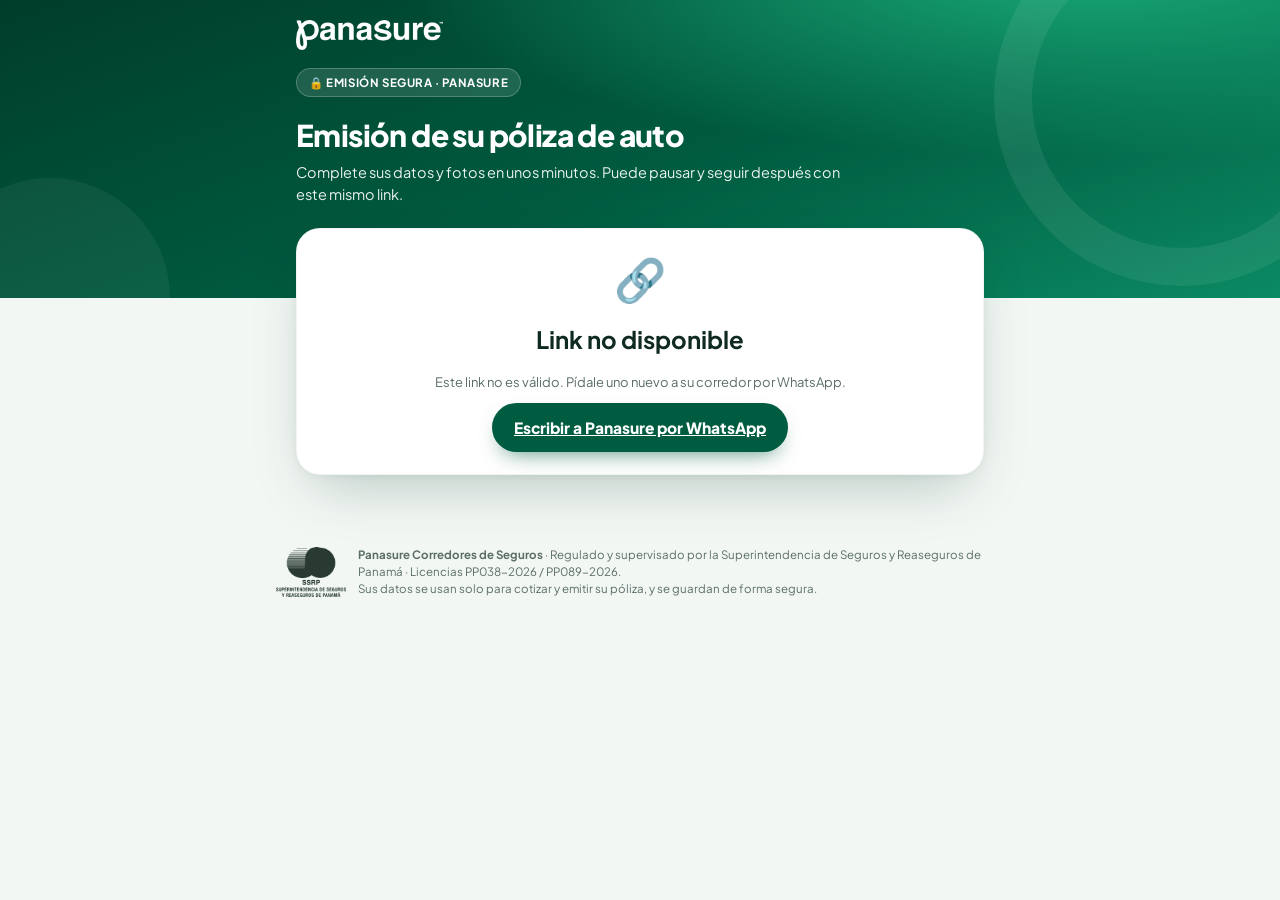
<file: auto.html>
<!doctype html>
<html lang="es">
<head>
<meta charset="utf-8">
<meta name="viewport" content="width=device-width,initial-scale=1,viewport-fit=cover">
<title>Emisión de su póliza · Panasure</title>
<meta property="og:type" content="website">
<meta property="og:site_name" content="Panasure">
<meta property="og:title" content="Emisión de su póliza · Panasure">
<meta property="og:description" content="Envíe de forma segura los datos y fotos que faltan para emitir su póliza.">
<meta property="og:image" content="https://www.somospanasure.com/og-panasure-p.jpg">
<meta property="og:image:secure_url" content="https://www.somospanasure.com/og-panasure-p.jpg">
<meta property="og:image:type" content="image/jpeg">
<meta property="og:image:width" content="800">
<meta property="og:image:height" content="800">
<meta property="og:image:alt" content="Panasure Corredores de Seguros">
<meta name="twitter:card" content="summary">
<meta name="twitter:image" content="https://www.somospanasure.com/og-panasure-p.jpg">

<meta name="robots" content="noindex">
<meta name="theme-color" content="#006B4C">
<link rel="icon" href="https://app.somospanasure.com/favicon-256.png">
<link rel="preconnect" href="https://fonts.googleapis.com"><link href="https://fonts.googleapis.com/css2?family=Plus+Jakarta+Sans:wght@400..800&display=swap" rel="stylesheet">
<link rel="stylesheet" href="comun.css">
<style>
.prog{display:flex;gap:6px;margin:0 0 14px}.prog i{flex:1;height:6px;border-radius:6px;background:var(--ln);transition:.3s}.prog i.on{background:var(--v2)}
.paso h2{font-size:18px;margin:0 0 4px}.paso>.muted{margin:0 0 14px}
.up{display:flex;align-items:center;gap:12px;border:1.5px dashed var(--ln);border-radius:14px;padding:12px;margin-bottom:10px;cursor:pointer;background:#FBFDFC;position:relative}
.up.ok{border-style:solid;border-color:#9fd5bb;background:var(--v3)}.up input{position:absolute;inset:0;opacity:0;cursor:pointer}
.up .ic{width:46px;height:46px;border-radius:12px;background:#fff;border:1px solid var(--ln);display:grid;place-items:center;flex:none;overflow:hidden}.up .ic img{width:100%;height:100%;object-fit:cover}
.up b{font-size:14px;display:block}.up span{font-size:12px;color:var(--mu)}.up .st{margin-left:auto;font-size:12px;font-weight:700;color:var(--v)}
.fotos{display:grid;grid-template-columns:repeat(3,1fr);gap:10px}@media(max-width:520px){.fotos{grid-template-columns:repeat(2,1fr)}}
.vinh{margin-top:14px;border:1.5px solid #F2D9B8;background:#FFFAF2;border-radius:16px;padding:0 14px}.vinh summary{cursor:pointer;font-weight:700;font-size:14.5px;padding:13px 0;list-style:none}.vinh summary::-webkit-details-marker{display:none}.vinh summary::after{content:"▾";float:right;color:#C98A00}.vinh[open] summary::after{content:"▴"}
.vinq{font-size:13.5px;margin:0 0 10px;line-height:1.5}.vinq code{background:#fff;border:1px solid #eee;border-radius:6px;padding:1px 5px;font-size:12.5px;letter-spacing:.5px}
.vinl{display:grid;grid-template-columns:repeat(3,1fr);gap:10px}.vinl>div{background:#fff;border-radius:12px;padding:10px;display:flex;flex-direction:column;gap:4px;font-size:12.5px;line-height:1.4}.vinl svg{width:100%;height:70px}.vinl b{font-size:13px}.vinl span{color:var(--mu)}
@media(max-width:560px){.vinl{grid-template-columns:1fr}.vinl>div{flex-direction:row;flex-wrap:wrap;align-items:center}.vinl svg{width:96px;height:64px;flex:none}.vinl>div b{flex:1}.vinl>div span{flex-basis:100%}}
.vintip{font-size:12.5px;margin:10px 0 14px;color:#6B5A3A}.vinw{margin-top:12px}.vinw input{text-transform:uppercase;letter-spacing:1.5px;font-family:ui-monospace,Menlo,monospace}.vinw small{display:block;margin-top:4px;font-size:12px;font-weight:500}
.ft{position:relative;border:1.5px dashed var(--ln);border-radius:14px;aspect-ratio:1/1;display:flex;flex-direction:column;align-items:center;justify-content:center;gap:4px;text-align:center;padding:8px;cursor:pointer;background:#FBFDFC;overflow:hidden}
.ft input{position:absolute;inset:0;opacity:0;cursor:pointer;z-index:2}.ft svg{width:64px;height:44px;color:var(--v)}.ft b{font-size:12.5px}.ft span{font-size:11px;color:var(--mu)}
.ft.ok{border-style:solid;border-color:#9fd5bb}.ft img.pv{position:absolute;inset:0;width:100%;height:100%;object-fit:cover}.ft .okb{position:absolute;right:6px;top:6px;z-index:1;background:var(--ok);color:#fff;border-radius:999px;font-size:11px;padding:2px 7px;font-weight:700}
.nav{display:flex;gap:10px;margin-top:6px}.nav .btn{flex:1}
.tip{background:var(--v3);border-radius:12px;padding:10px 12px;font-size:13px;margin-bottom:12px}
.res li{margin:4px 0}.done{text-align:center;padding:30px 18px}.done .big{font-size:52px}
.sv{font-size:12px;color:var(--mu);text-align:right;min-height:16px}
.ft{aspect-ratio:auto;justify-content:flex-start;padding:10px}.ft img.ilu{width:100%;max-width:150px;border-radius:10px;margin-bottom:4px}.ft span{line-height:1.35}
.reglas{display:grid;grid-template-columns:1fr 1fr;gap:8px;margin-bottom:12px}.reglas span{background:var(--v3);border-radius:12px;padding:8px 10px;font-size:12px;line-height:1.35}
.ft img.pv{position:static;width:100%;max-width:150px;aspect-ratio:1/1;object-fit:cover;border-radius:10px;margin-bottom:4px}
.refb{border:1.5px solid var(--ln);border-radius:14px;padding:12px 12px 0;margin-bottom:10px}.refb>b{display:block;font-size:13.5px;margin-bottom:8px}

/* ===== Estilo de la web somospanasure.com ===== */
:root{--v:#005C40;--v2:#0B8A63;--v3:#E6F5EE;--mint:#EAF7F1;--tx:#0F2A1F;--mu:#5A6E65;--ln:#DCE8E2;--bg:#F2F7F4;--r:24px}
body{font-family:"Plus Jakarta Sans",system-ui,-apple-system,"Segoe UI",sans-serif;background:var(--bg)}
.top{background:radial-gradient(120% 140% at 85% -10%,#18A877 0%,rgba(24,168,119,0) 45%),linear-gradient(160deg,#003D2B 0%,#005C40 55%,#0B8A63 100%);padding:20px 18px 92px}
.top::after{right:-90px;top:-90px;width:300px;height:300px;border:38px solid rgba(255,255,255,.07)}
.top::before{content:"";position:absolute;left:-70px;bottom:-120px;width:240px;height:240px;border-radius:50%;background:rgba(255,255,255,.05)}
.brand img{height:30px}
.top h1{font-size:30px;font-weight:800;letter-spacing:-.6px;margin:22px 0 8px;line-height:1.12}
.top h1 u{text-decoration:none;background:linear-gradient(transparent 70%,rgba(255,255,255,.28) 70%)}
.top p{font-size:14.5px;line-height:1.55;opacity:.92;max-width:560px}
.pill{display:inline-flex;align-items:center;gap:7px;background:rgba(255,255,255,.12);border:1px solid rgba(255,255,255,.22);border-radius:999px;padding:6px 12px;font-size:11.5px;font-weight:700;letter-spacing:.6px;text-transform:uppercase;margin-top:18px;backdrop-filter:blur(6px)}
main{margin-top:-70px;max-width:720px}.top .in{max-width:720px;padding:0 16px}@media(max-width:520px){.top .in{padding:0}}
.card{border-radius:var(--r);box-shadow:0 24px 60px -20px rgba(0,50,34,.28),0 2px 6px rgba(0,50,34,.05);padding:22px 20px;border:1px solid rgba(0,92,64,.06)}
.steps{display:flex;gap:6px;margin:0 0 18px;overflow-x:auto;scrollbar-width:none}
.stp{flex:0 0 auto;min-width:0;display:flex;align-items:center;gap:7px;padding:7px 9px;border-radius:999px;background:#F2F6F4;font-size:12.5px;font-weight:700;color:#7C8D85;white-space:nowrap;transition:.3s}
.stp em{flex:none;width:22px;height:22px;border-radius:50%;display:grid;place-items:center;font-style:normal;font-size:11.5px;background:#fff;color:#7C8D85;border:1.5px solid #D5E1DB}
.stp.on{flex:1;background:var(--v);color:#fff;box-shadow:0 6px 16px -6px rgba(0,92,64,.55)}.stp.on em{background:#fff;color:var(--v);border-color:#fff}
.stp.done{background:var(--mint);color:var(--v)}.stp.done em{background:var(--v2);color:#fff;border-color:var(--v2)}
.paso{animation:entra .35s cubic-bezier(.2,.8,.2,1)}@keyframes entra{from{opacity:0;transform:translateY(14px)}to{opacity:1;transform:none}}
.paso h2{font-size:22px;font-weight:800;letter-spacing:-.4px;margin:0 0 6px;line-height:1.2}.paso>.muted{font-size:14px;margin:0 0 18px;line-height:1.5}
.paso h3{font-weight:800!important;letter-spacing:-.2px}
label.f{font-size:13px;font-weight:700;color:#2F4A3E;gap:6px;margin-bottom:14px}
input,select,textarea{border-radius:14px;padding:13px 14px;border:1.5px solid var(--ln);background:#FBFDFC;transition:border .15s,box-shadow .15s,background .15s}
input:focus,select:focus,textarea:focus{background:#fff;border-color:var(--v2);box-shadow:0 0 0 4px rgba(11,138,99,.14)}
input::placeholder{color:#A3B2AB}
select{appearance:none;background-image:url("data:image/svg+xml,%3Csvg xmlns='http://www.w3.org/2000/svg' width='12' height='8'%3E%3Cpath d='M1 1l5 5 5-5' stroke='%23005C40' stroke-width='2' fill='none' stroke-linecap='round'/%3E%3C/svg%3E");background-repeat:no-repeat;background-position:right 14px center;padding-right:38px}
.chip{padding:10px 18px;font-weight:600;transition:.15s}.chip:active{transform:scale(.96)}.chip.on{box-shadow:0 6px 14px -6px rgba(0,92,64,.6)}
.btn{border-radius:999px;padding:15px 22px;font-weight:800;font-size:15.5px;box-shadow:0 10px 22px -10px rgba(0,92,64,.7);transition:transform .12s,box-shadow .2s}
.btn:active{transform:scale(.97)}.btn.sec{box-shadow:none;border-color:#D5E1DB;flex:0 0 auto!important;padding:15px 18px}
.nav{position:sticky;bottom:0;margin:10px -20px -22px;padding:14px 20px calc(16px + env(safe-area-inset-bottom));background:linear-gradient(rgba(255,255,255,0),#fff 28%);border-radius:0 0 var(--r) var(--r);z-index:5}
.sv{font-weight:600}
.up{border-radius:18px;padding:14px;border:1.5px dashed #C8DAD1;background:#FAFDFB;transition:.2s}.up:hover{border-color:var(--v2);background:var(--mint)}
.up .ic{width:50px;height:50px;border-radius:14px;background:var(--mint);border:0;font-size:22px}
.up.ok{background:var(--mint);border:1.5px solid #9FD5BB}
.ft{border-radius:18px;border:1.5px dashed #C8DAD1;background:#FAFDFB;transition:.2s}.ft:hover{border-color:var(--v2);transform:translateY(-2px);box-shadow:0 10px 22px -14px rgba(0,92,64,.5)}
.ft.ok{border:1.5px solid #9FD5BB;background:var(--mint)}.ft b{font-weight:800}
.ft img.ilu{border-radius:12px}
.reglas span{background:var(--mint);border-radius:14px;padding:10px 12px}
.tip{border-radius:14px;background:#FFF8E8;border:1px solid #F3E2B8}
.refb{border-radius:18px;padding:14px 14px 2px;background:#FAFDFB}
.fprog{display:flex;align-items:center;gap:10px;margin:-6px 0 14px;font-size:13px;font-weight:700;color:var(--v)}.fprog i{flex:1;height:8px;border-radius:9px;background:#E3EEE8;overflow:hidden}.fprog i u{display:block;height:100%;background:linear-gradient(90deg,#0B8A63,#18A877);border-radius:9px;transition:width .4s}
.foot{border-top:0}
@media(max-width:520px){.top{padding:16px 18px 84px}.top h1{font-size:25px;margin-top:16px}.top p{font-size:13.5px}.pill{margin-top:14px}.paso h2{font-size:19px}.card{padding:20px 16px}.nav{margin:10px -16px -20px;padding-left:16px;padding-right:16px}.stp span{display:none}.stp.on span{display:inline}}
</style>
</head>
<body>
<div class="top"><div class="in"><div class="brand"><img src="panasure-blanco.png" alt="Panasure"></div>
<div class="pill">🔒 Emisión segura · Panasure</div><h1 id="hola">Emisión de su póliza de auto</h1><p id="sub">Complete sus datos y fotos en unos minutos. Puede pausar y seguir después con este mismo link.</p></div></div>
<main id="app"><div class="card"><p class="muted">Cargando…</p></div></main>
<div class="foot"><img src="ssrp.png" alt="SSRP"><div><b>Panasure Corredores de Seguros</b> · Regulado y supervisado por la Superintendencia de Seguros y Reaseguros de Panamá · Licencias PP038-2026 / PP089-2026.<br>Sus datos se usan solo para cotizar y emitir su póliza, y se guardan de forma segura.</div></div>
<div class="toast" id="toast"></div>
<script>
const API="https://orsnzgfxablytvqpgdcc.supabase.co/functions/v1/publico";
const T=new URLSearchParams(location.search).get("c")||"";
let S=null,paso=0,D={},A={},guardando=false;
const $=s=>document.querySelector(s),esc=t=>String(t??"").replace(/[&<>"']/g,c=>({"&":"&amp;","<":"&lt;",">":"&gt;",'"':"&quot;","'":"&#39;"}[c]));
function toast(m){const t=$("#toast");t.textContent=m;t.classList.add("on");clearTimeout(toast.t);toast.t=setTimeout(()=>t.classList.remove("on"),3200)}
async function api(body){const r=await fetch(API,{method:"POST",headers:{"Content-Type":"application/json"},body:JSON.stringify({t:T,...body})});const j=await r.json().catch(()=>({}));if(!r.ok)throw new Error(j.error||"Error "+r.status);return j}
let PASOS=[],STEPS=[];
const SVG={frente:'<rect x="10" y="14" width="44" height="20" rx="6" fill="none" stroke="currentColor" stroke-width="2.5"/><circle cx="18" cy="24" r="3" fill="currentColor"/><circle cx="46" cy="24" r="3" fill="currentColor"/><rect x="26" y="22" width="12" height="5" rx="1" fill="none" stroke="currentColor" stroke-width="2"/>',
 atras:'<rect x="10" y="14" width="44" height="20" rx="6" fill="none" stroke="currentColor" stroke-width="2.5"/><rect x="14" y="20" width="7" height="5" rx="1" fill="currentColor"/><rect x="43" y="20" width="7" height="5" rx="1" fill="currentColor"/><rect x="27" y="26" width="10" height="4" fill="none" stroke="currentColor" stroke-width="2"/>',
 izquierda:'<path d="M6 30h52v-6l-8-2-8-8H22l-8 8-8 2z" fill="none" stroke="currentColor" stroke-width="2.5" stroke-linejoin="round"/><circle cx="18" cy="31" r="5" fill="#fff" stroke="currentColor" stroke-width="2.5"/><circle cx="46" cy="31" r="5" fill="#fff" stroke="currentColor" stroke-width="2.5"/>',
 derecha:'<path d="M58 30H6v-6l8-2 8-8h20l8 8 8 2z" fill="none" stroke="currentColor" stroke-width="2.5" stroke-linejoin="round"/><circle cx="18" cy="31" r="5" fill="#fff" stroke="currentColor" stroke-width="2.5"/><circle cx="46" cy="31" r="5" fill="#fff" stroke="currentColor" stroke-width="2.5"/>',
 odometro:'<path d="M12 34a20 20 0 1 1 40 0" fill="none" stroke="currentColor" stroke-width="2.5"/><path d="M32 34l10-12" stroke="currentColor" stroke-width="3" stroke-linecap="round"/><rect x="24" y="36" width="16" height="6" rx="1" fill="none" stroke="currentColor" stroke-width="2"/>',
 vin:'<rect x="6" y="16" width="52" height="16" rx="3" fill="none" stroke="currentColor" stroke-width="2.5"/><text x="32" y="28" text-anchor="middle" font-size="9" font-weight="700" fill="currentColor" font-family="monospace">VIN 1HG…</text>',
 interior:'<rect x="10" y="10" width="44" height="28" rx="5" fill="none" stroke="currentColor" stroke-width="2.5"/><circle cx="24" cy="26" r="7" fill="none" stroke="currentColor" stroke-width="2.5"/><rect x="36" y="18" width="12" height="10" rx="2" fill="none" stroke="currentColor" stroke-width="2"/>'};
const FOTOS=[["frente","1. Parte frontal","De frente, a unos 3 m. Faros, parachoques y placa completos."],["atras","2. Parte trasera","Desde atrás, a unos 3 m. Luces, parachoques y placa."],["izquierda","3. Lateral izquierdo","Lado del conductor, el auto completo de punta a punta."],["derecha","4. Lateral derecho","Lado del pasajero, el auto completo de punta a punta."],["motor","5. Motor","Capó abierto, desde arriba y con buena luz."],["odometro","6. Tablero","Auto encendido; que se lea el kilometraje."],["vin","7. VIN o chasis","Foto de la placa del VIN en el auto. Vea abajo dónde está 👇"]];

async function cargar(){
  if(!T){return error("Este link no es válido. Pídale uno nuevo a su corredor por WhatsApp.")}
  try{const r=await fetch(API+"?t="+encodeURIComponent(T));const j=await r.json();if(!r.ok)return error(j.error);S=j;D={...(j.datos||{})};A=j.archivos||{};
    if(S.tipo!=="auto")return error("Este link no corresponde a un formulario de auto.");
    if(S.nombre)$("#hola").innerHTML=`Hola <u>${esc(S.nombre)}</u>, ya casi<br>tiene su póliza.`;
    if(S.estado!=="abierto")return fin(true);
    armar();paso=Math.min(+(D.paso||0),STEPS.length-1);render();api({accion:"visto"}).catch(()=>{})
  }catch(e){error("No pudimos abrir el formulario. Revise su conexión e intente de nuevo.")}}
function error(m){$("#app").innerHTML=`<div class="err card"><div style="font-size:42px">🔗</div><h2>Link no disponible</h2><p class="muted">${esc(m)}</p><a class="btn" href="https://wa.me/50767872717">Escribir a Panasure por WhatsApp</a></div>`}
const ch=(k,opts)=>`<div class="chips" data-k="${k}">${opts.map(([v,l])=>`<button type="button" class="chip${String(D[k]??"")===v?" on":""}" data-v="${esc(v)}">${l}</button>`).join("")}</div>`;
const inp=(k,l,o={})=>`<label class="f">${l}<input name="${k}" value="${esc(D[k]??"")}" ${o.type?`type="${o.type}"`:""} ${o.ph?`placeholder="${esc(o.ph)}"`:""} ${o.im?`inputmode="${o.im}"`:""} autocomplete="${o.ac||"off"}"></label>`;
const sel=(k,l,opts)=>`<label class="f">${l}<select name="${k}" data-re><option value="">Seleccione…</option>${opts.map(o=>{const[v,t]=Array.isArray(o)?o:[o,o];return `<option value="${esc(v)}"${String(D[k]??"")===v?" selected":""}>${esc(t)}</option>`}).join("")}</select></label>`;
const up=(k,l,d,acc="image/*,application/pdf")=>`<label class="up${A[k]?" ok":""}" data-up="${k}"><input type="file" accept="${acc}" data-file="${k}"><span class="ic">${A[k]?"✅":"📎"}</span><span><b>${l}</b><span>${A[k]?"Recibido · toque para cambiar":d}</span></span><span class="st"></span></label>`;
function armar(){const P=S.pedir||["fotos","cedula","licencia","registro","polizaActual","datos"],docs=["polizaActual","registro","cedula","licencia"].filter(k=>P.includes(k));
  const veh=S.vehiculo?` (${S.vehiculo})`:"";
  STEPS=[];
  if(docs.length)STEPS.push(["Documentos",()=>`<h2>Documentos</h2><p class="muted">Solo nos faltan estos. Puede ser foto o PDF.</p>${docs.map(k=>({polizaActual:up("polizaActual","Póliza actual","La que tiene hoy, para comparar coberturas"),registro:up("registro","Registro vehicular","Ambos lados si los tiene"),cedula:up("cedula","Cédula","De frente, completa y legible"),licencia:up("licencia","Licencia de conducir","Vigente")})[k]).join("")}`]);
  if(P.includes("datos"))STEPS.push(["Datos para emitir",()=>`<h2>Datos para emitir su póliza</h2><p class="muted">Los pide la aseguradora para emitir. Solo complete lo que falta.</p>
    ${inp("direccion","Dirección residencial",{ph:"Barriada, calle, edificio, apto",ac:"street-address"})}
    <div class="g2">${inp("provincia","Provincia",{ph:"Panamá"})}${inp("distrito","Distrito",{ph:"Panamá"})}${inp("corregimiento","Corregimiento")}${inp("lugarTrabajo","Lugar de trabajo")}${inp("profesion","Profesión")}${inp("ocupacion","Ocupación")}</div>
    <label class="f">¿Es usted o un familiar cercano una persona políticamente expuesta (PEP)?</label>${ch("pep",[["no","No"],["si","Sí"]])}${D.pep==="si"?inp("pepDetalle","Cargo o relación"):""}
    <h3 style="font-size:15px;margin:16px 0 4px">💼 Ingreso anual</h3><p class="muted" style="margin:0 0 6px;font-size:13px">Lo exige la aseguradora (Superintendencia). Es confidencial.</p>
    <div class="g2">${sel("ingresoPrincipal","Actividad principal"+(D.ocupacion||D.profesion?" ("+esc(D.ocupacion||D.profesion)+")":""),["Menos de B/. 10,000","B/. 10,000 – 30,000","B/. 30,000 – 60,000","B/. 60,000 – 100,000","Más de B/. 100,000"])}
    ${sel("ingresoOtros","Otras actividades u otros ingresos",[["Ninguno","No tengo otras actividades ni otros ingresos"],...["Menos de B/. 10,000","B/. 10,000 – 30,000","B/. 30,000 – 60,000","B/. 60,000 – 100,000","Más de B/. 100,000"]])}</div>
    ${D.ingresoOtros&&D.ingresoOtros!=="Ninguno"?inp("otrasActividades","¿Cuál es la otra actividad o fuente de ingreso?",{ph:"Ej.: alquiler de apartamento, ventas, negocio propio"}):""}
    <h3 style="font-size:15px;margin:14px 0 6px">Dos referencias personales <span class="muted" style="font-weight:500">(personas que no vivan con usted)</span></h3>
    <div class="refb"><b>Referencia 1</b><div class="g2">${inp("ref1Nombre","Nombre",{ph:"Ej.: Luis"})}${inp("ref1Apellido","Apellido",{ph:"Ej.: López"})}${inp("ref1Tel","Celular",{type:"tel",im:"tel",ph:"6000-0000"})}${inp("ref1Par","Parentesco o relación",{ph:"Ej.: hermano"})}</div></div>
    <div class="refb"><b>Referencia 2</b><div class="g2">${inp("ref2Nombre","Nombre",{ph:"Ej.: Karina"})}${inp("ref2Apellido","Apellido",{ph:"Ej.: Pimentel"})}${inp("ref2Tel","Celular",{type:"tel",im:"tel",ph:"6000-0000"})}${inp("ref2Par","Parentesco o relación",{ph:"Ej.: amiga"})}</div></div>`]);
  if(P.includes("fotos"))STEPS.push(["Fotos del auto",()=>`<h2>📸 Fotos de su vehículo para la inspección${esc(veh)}</h2><p class="muted">Para emitir su póliza de <b>cobertura completa</b>, la aseguradora necesita ver el estado actual de su auto. Toque cada recuadro y tome la foto (son 7).</p>
    <div class="reglas"><span>☀️ <b>De día</b><br>Luz natural, sin sombras fuertes</span><span>🧽 <b>Auto limpio</b><br>Que se vea bien la pintura</span><span>🔍 <b>Nítidas</b><br>Sin filtros, sin zoom, sin movimiento</span><span>📅 <b>Recientes</b><br>Tomadas hoy</span></div>
    <div class="tip">💡 Si ahora no está cerca del auto, puede seguir después con este mismo link. Lo que suba queda guardado.</div>
    <div class="fotos">${FOTOS.map(([k,l,d])=>`<label class="ft${A[k]?" ok":""}" data-up="${k}"><input type="file" accept="image/*" capture="environment" data-file="${k}">${A[k]?'<span class="okb">✓</span>':""}${A[k]&&A[k].pv?`<img class="pv" src="${A[k].pv}" alt="">`:`<img class="ilu" src="insp-${k}.png" alt="">`}<b>${l}</b><span>${A[k]?"✓ Recibida · toque para cambiarla":d}</span></label>`).join("")}</div>
    <details class="vinh"${A.vin||D.chasis?"":" open"}><summary>🔎 ¿Dónde encuentro el VIN o número de chasis?</summary>
      <p class="vinq">Es un código de <b>17 letras y números</b>, único de su auto (también se llama <b>chasis</b>). Ejemplo: <code>1HGCM82633A004352</code>. La foto debe ser de la <b>placa o etiqueta que está en el auto</b> (no del registro ni de un documento). Búsquela en estos lugares:</p>
      <div class="vinl">
        <div><svg viewBox="0 0 120 80" aria-hidden="true"><rect x="6" y="40" width="108" height="34" rx="6" fill="#E8F6EE"/><path d="M14 40 L30 10 H90 L106 40Z" fill="#DCEFFB" stroke="#7FA9C4" stroke-width="2"/><rect x="18" y="44" width="84" height="10" rx="3" fill="#C9D7CF"/><rect x="20" y="31" width="22" height="7" rx="1.5" fill="#fff" stroke="#0B8A63" stroke-width="1.5"/><text x="31" y="36.6" font-size="4.6" text-anchor="middle" fill="#0B8A63" font-family="monospace">VIN</text><circle cx="31" cy="34.5" r="14" fill="none" stroke="#E06A1B" stroke-width="2.4" stroke-dasharray="4 3"/></svg><b>1. Parabrisas</b><span>Desde <b>afuera</b>, en la esquina de abajo del lado del conductor. Es una plaquita metálica.</span></div>
        <div><svg viewBox="0 0 120 80" aria-hidden="true"><rect x="10" y="6" width="58" height="68" rx="6" fill="#E8F6EE" stroke="#9fd5bb" stroke-width="2"/><path d="M68 10 L108 18 V70 L68 74Z" fill="#DCEFFB" stroke="#7FA9C4" stroke-width="2"/><rect x="56" y="30" width="10" height="22" rx="2" fill="#C9D7CF"/><rect x="50" y="34" width="14" height="10" rx="1.5" fill="#fff" stroke="#0B8A63" stroke-width="1.5"/><path d="M52 37h10M52 40h8" stroke="#0B8A63" stroke-width="1.2"/><circle cx="57" cy="39" r="12" fill="none" stroke="#E06A1B" stroke-width="2.4" stroke-dasharray="4 3"/></svg><b>2. Puerta del conductor</b><span>Abra la puerta y mire el <b>marco</b> (pilar): hay una etiqueta con el VIN.</span></div>
        <div><svg viewBox="0 0 120 80" aria-hidden="true"><path d="M10 40 L22 14 H98 L110 40 V70 H10Z" fill="#E8F6EE" stroke="#9fd5bb" stroke-width="2"/><path d="M22 14 L34 2 H86 L98 14" fill="#DCEFFB" stroke="#7FA9C4" stroke-width="2"/><rect x="36" y="38" width="48" height="24" rx="4" fill="#C9D7CF"/><rect x="40" y="22" width="40" height="8" rx="1.5" fill="#fff" stroke="#0B8A63" stroke-width="1.5"/><text x="60" y="28" font-size="5" text-anchor="middle" fill="#0B8A63" font-family="monospace">VIN</text><circle cx="60" cy="26" r="13" fill="none" stroke="#E06A1B" stroke-width="2.4" stroke-dasharray="4 3"/></svg><b>3. Bajo el capó</b><span>Abra el capó: a veces está en una placa al fondo del motor, cerca del parabrisas.</span></div>
      </div>
      <div class="vintip">💡 Foto de cerca, enfocada y sin reflejo (si es en el parabrisas, tómela desde afuera). No se acepta foto del registro. El VIN nunca lleva las letras <b>I</b>, <b>O</b> ni <b>Q</b>.</div>
    </details>
    <label class="f vinw">Escriba también el VIN <span class="muted" style="font-weight:500">(opcional, nos ayuda a verificarlo)</span><input name="chasis" value="${esc(D.chasis||"")}" maxlength="20" placeholder="Ej.: 1HGCM82633A004352" autocomplete="off" autocapitalize="characters" spellcheck="false" data-vin><small id="vinCnt" class="muted"></small></label>`]);
  if(!STEPS.length)STEPS.push(["Listo",()=>`<h2>Todo listo</h2><p class="muted">Ya tenemos lo necesario.</p>`]);
  PASOS=STEPS.map(x=>x[0]);
  if(STEPS.length===1&&P.includes("fotos")){$("#sub").textContent="Solo faltan las fotos de su auto. Toma unos 3 minutos y puede pausar cuando quiera."}
  else $("#sub").textContent=`Solo nos falta: ${PASOS.join(", ").toLowerCase().replace(/, ([^,]*)$/," y $1")}. Puede pausar y seguir después con este mismo link.`}
function render(){const last=STEPS.length-1;const nf=FOTOS.filter(([k])=>A[k]).length;
  $("#app").innerHTML=`<div class="card paso">${STEPS.length>1?`<div class="steps">${PASOS.map((p,i)=>`<div class="stp ${i<paso?"done":i===paso?"on":""}"><em>${i<paso?"✓":i+1}</em><span>${esc(p.replace(" para emitir","").replace(" del auto",""))}</span></div>`).join("")}</div>`:""}
    ${PASOS[paso]==="Fotos del auto"?`<div class="fprog"><span>📸 ${nf} de ${FOTOS.length} fotos</span><i><u style="width:${Math.round(nf/FOTOS.length*100)}%"></u></i></div>`:""}${STEPS[paso][1]()}
    <div class="nav">${paso?'<button class="btn sec" data-nav="-1">‹</button>':""}<button class="btn" data-nav="1" style="flex:1">${paso<last?"Guardar y seguir →":"✅ Enviar a Panasure"}</button></div><div class="sv" id="sv"></div></div>`;vinCheck(document.querySelector("[data-vin]"))
}
document.addEventListener("input",e=>{const i=e.target.closest("[data-vin]");if(!i)return;const p=i.selectionStart;i.value=i.value.toUpperCase().replace(/[^A-Z0-9]/g,"");try{i.setSelectionRange(p,p)}catch(_){}vinCheck(i)});
function vinCheck(i){const c=document.getElementById("vinCnt");if(!c||!i)return;const v=i.value,n=v.length;
  c.textContent=!n?"":/[IOQ]/.test(v)?"⚠️ El VIN no lleva I, O ni Q: revise si es 1 (uno) o 0 (cero).":n===17?"✓ 17 caracteres":`${n} de 17 caracteres`;c.style.color=n===17&&!/[IOQ]/.test(v)?"var(--ok)":n?"#B26A00":""}
function leerCampos(){document.querySelectorAll("#app input[name],#app textarea[name],#app select[name]").forEach(i=>{D[i.name]=i.value.trim()})}
async function guardar(){leerCampos();D.paso=paso;$("#sv").textContent="Guardando…";const r=await api({accion:"guardar",datos:D});$("#sv").textContent="✓ Guardado";return r}
document.addEventListener("click",async e=>{
  const c=e.target.closest(".chips[data-k] .chip");if(c){leerCampos();const k=c.parentElement.dataset.k;D[k]=c.dataset.v;render();return}
  const m=e.target.closest(".chips[data-multi] .chip");if(m){leerCampos();const k=m.parentElement.dataset.multi,v=m.dataset.v,L=new Set(D[k]||[]);L.has(v)?L.delete(v):L.add(v);D[k]=[...L];render();return}
  const n=e.target.closest("[data-nav]");if(!n||guardando)return;const dir=+n.dataset.nav;
  guardando=true;n.disabled=true;
  if(dir>0&&PASOS[paso]==="Datos para emitir"){leerCampos();const fl=[["direccion","la dirección"],["profesion","la profesión"],["ref1Nombre","el nombre de la referencia 1"],["ref1Apellido","el apellido de la referencia 1"],["ref1Tel","el celular de la referencia 1"],["ref2Nombre","el nombre de la referencia 2"],["ref2Apellido","el apellido de la referencia 2"],["ref2Tel","el celular de la referencia 2"]].filter(([k])=>!String(D[k]||"").trim());
    if(D.ingresoOtros&&D.ingresoOtros!=="Ninguno"&&!String(D.otrasActividades||"").trim())fl.unshift(["otrasActividades","cuál es la otra actividad o fuente de ingreso"]);if(!D.ingresoOtros)fl.unshift(["ingresoOtros","indicar si tiene otras actividades u otros ingresos"]);if(!D.ingresoPrincipal)fl.unshift(["ingresoPrincipal","el ingreso anual de su actividad principal"]);if(!D.pep)fl.unshift(["pep","si es persona políticamente expuesta"]);
    if(fl.length){toast("Falta "+fl[0][1]+".");const el=document.querySelector(`[name="${fl[0][0]}"]`)||document.querySelector(`.chips[data-k="${fl[0][0]}"] .chip`);if(el){el.focus();el.scrollIntoView({block:"center",behavior:"smooth"})}guardando=false;n.disabled=false;return}}
  try{await guardar();
    if(dir>0&&paso===STEPS.length-1){n.innerHTML='<span class="spin"></span> Enviando…';const r=await api({accion:"enviar"});return fin(false,r.avance)}
    paso=Math.max(0,Math.min(STEPS.length-1,paso+dir));render();window.scrollTo({top:0,behavior:"smooth"})}
  catch(er){toast("No se pudo guardar: "+er.message)}finally{guardando=false}});
async function achicar(f){if(!/^image\//.test(f.type)||f.type==="image/gif")return f;
  const bmp=await createImageBitmap(f).catch(()=>null);if(!bmp)return f;const k=Math.min(1,1800/Math.max(bmp.width,bmp.height));
  const c=document.createElement("canvas");c.width=Math.round(bmp.width*k);c.height=Math.round(bmp.height*k);c.getContext("2d").drawImage(bmp,0,0,c.width,c.height);
  return await new Promise(r=>c.toBlob(b=>r(b||f),"image/jpeg",.82))}
const b64=b=>new Promise((r,j)=>{const x=new FileReader();x.onload=()=>r(String(x.result).split(",")[1]);x.onerror=j;x.readAsDataURL(b)});
document.addEventListener("change",e=>{if(e.target.matches("select[data-re]")){leerCampos();const y=scrollY;render();scrollTo(0,y)}});
document.addEventListener("change",async e=>{const i=e.target.closest("input[data-file]");if(!i||!i.files[0])return;const k=i.dataset.file,box=i.closest("[data-up]"),st=box.querySelector(".st")||box.querySelector("span:last-child");
  try{if(st)st.textContent="Subiendo…";box.style.opacity=.6;leerCampos();
    const f=await achicar(i.files[0]);if(f.size>10*1024*1024)throw new Error("El archivo pesa más de 10 MB");
    const mime=/pdf/.test(f.type||i.files[0].type)?"application/pdf":(f.type||"image/jpeg");
    const r=await api({accion:"subir",campo:k,mime,b64:await b64(f)});
    A[k]={nombre:k,pv:mime!=="application/pdf"?URL.createObjectURL(f):""};render();toast("✓ Recibido");void r}
  catch(er){box.style.opacity=1;if(st)st.textContent="";toast("No se pudo subir: "+er.message)}});
function fin(ya,av){const falt=av&&av.faltan&&av.faltan.length?av.faltan:[];
  $("#app").innerHTML=`<div class="card done"><div class="big">🎉</div><h2>${ya?"Ya recibimos sus datos":"¡Listo! Recibimos todo"}</h2>
  <p class="muted">${ya?"Este formulario ya fue enviado. Si necesita cambiar algo, escríbanos.":"Con esto procedemos a emitir su póliza. Le avisaremos por WhatsApp apenas esté lista."}</p>
  ${falt.length?`<div class="tip" style="text-align:left">Todavía falta: <b>${falt.map(esc).join(", ")}</b>. Puede enviarlo por WhatsApp cuando lo tenga.</div>`:""}
  <a class="btn" href="https://wa.me/50767872717">Volver a WhatsApp</a></div>`}
cargar();
</script>
</body>
</html>
</file>
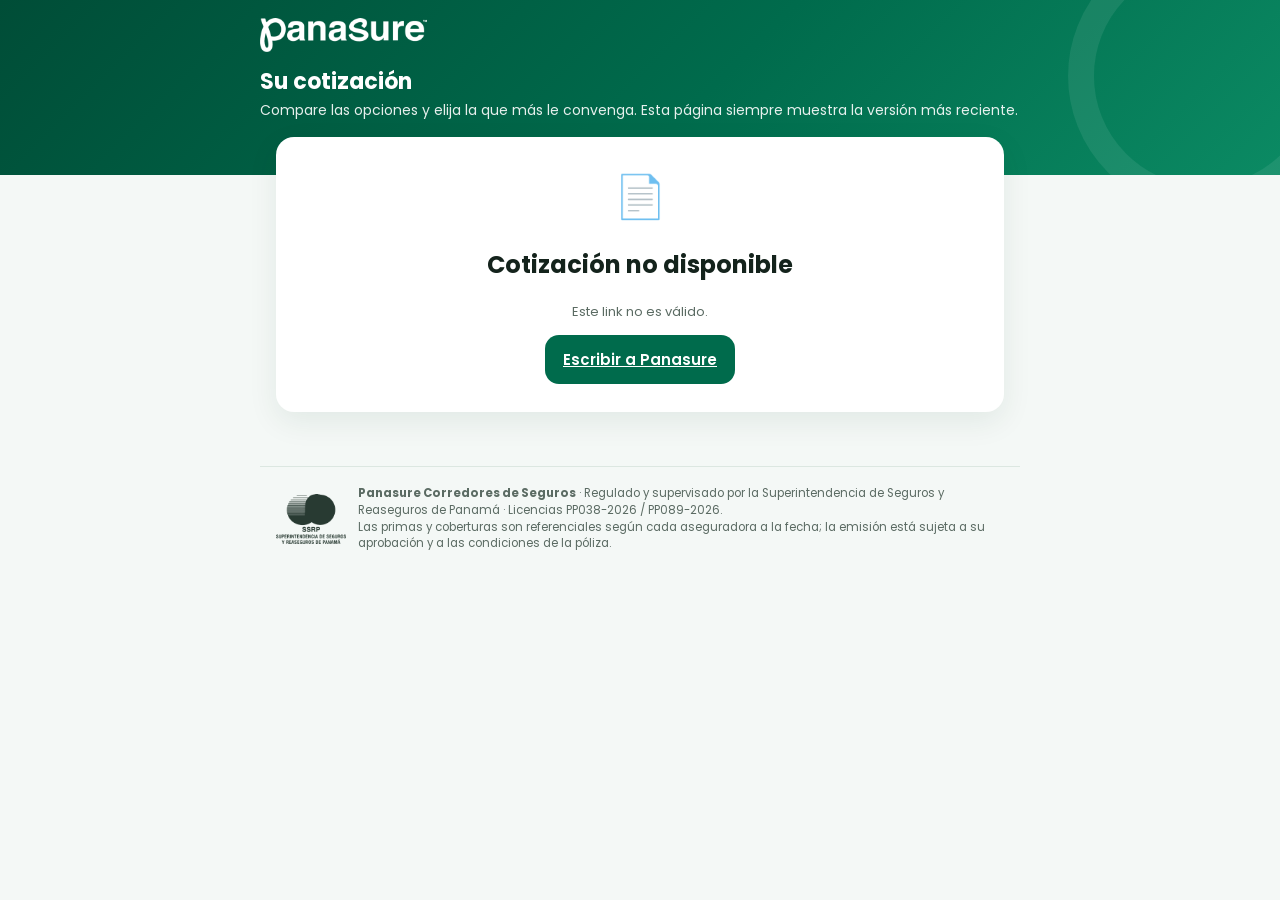
<file: cotizacion.html>
<!doctype html>
<html lang="es">
<head>
<meta charset="utf-8">
<meta name="viewport" content="width=device-width,initial-scale=1,viewport-fit=cover">
<title>Su cotización · Panasure</title>
<meta property="og:type" content="website">
<meta property="og:site_name" content="Panasure">
<meta property="og:title" content="Su cotización de seguro · Panasure">
<meta property="og:description" content="Compare sus opciones de seguro y elija la que prefiera con un toque.">
<meta property="og:image" content="https://www.somospanasure.com/og-panasure-p.jpg">
<meta property="og:image:secure_url" content="https://www.somospanasure.com/og-panasure-p.jpg">
<meta property="og:image:type" content="image/jpeg">
<meta property="og:image:width" content="800">
<meta property="og:image:height" content="800">
<meta property="og:image:alt" content="Panasure Corredores de Seguros">
<meta name="twitter:card" content="summary">
<meta name="twitter:image" content="https://www.somospanasure.com/og-panasure-p.jpg">

<meta name="robots" content="noindex">
<meta name="theme-color" content="#006B4C">
<link rel="icon" href="https://app.somospanasure.com/favicon-256.png">
<link rel="preconnect" href="https://fonts.googleapis.com"><link href="https://fonts.googleapis.com/css2?family=Poppins:wght@400;500;600;700&display=swap" rel="stylesheet">
<link rel="stylesheet" href="comun.css">
<style>
.info{display:flex;flex-wrap:wrap;gap:8px 16px;font-size:13px;color:var(--mu)}.info b{color:var(--tx)}
.seg{display:inline-flex;background:#fff;border:1.5px solid var(--ln);border-radius:12px;padding:3px;margin:0 0 12px}.seg button{border:0;background:none;font:inherit;font-size:13.5px;padding:8px 14px;border-radius:9px;cursor:pointer;color:var(--mu)}.seg button.on{background:var(--v);color:#fff}
.ops{display:grid;gap:14px}
.op{background:#fff;border-radius:var(--r);box-shadow:0 10px 30px rgba(0,60,40,.08);overflow:hidden;border-top:5px solid var(--ac,var(--v));position:relative}
.op.rec{box-shadow:0 0 0 2.5px var(--v2),0 14px 34px rgba(0,60,40,.14)}.rib{position:absolute;right:12px;top:12px;background:var(--v2);color:#fff;font-size:11.5px;font-weight:700;padding:4px 10px;border-radius:999px}
.oh{padding:16px 16px 10px;display:flex;gap:12px;align-items:center}.lg{width:54px;height:54px;border-radius:14px;background:#F4F7F6;display:grid;place-items:center;overflow:hidden;flex:none;font-weight:800;color:var(--ac,var(--v))}.lg img{max-width:90%;max-height:90%}
.oh h3{margin:0;font-size:17px}.oh .pl{font-size:13px;color:var(--mu)}
.pr{padding:0 16px 12px}.pr .big{font-size:30px;font-weight:700;letter-spacing:-.5px}.pr .big small{font-size:14px;font-weight:600;color:var(--mu)}.pr .sub{font-size:13px;color:var(--mu)}
.badges{display:flex;flex-wrap:wrap;gap:6px;padding:0 16px 12px}.bd{font-size:12px;font-weight:600;padding:5px 9px;border-radius:999px;background:var(--v3);color:var(--v)}.bd.w{background:#FFF4DE;color:#8A5A00}
.kv{display:grid;grid-template-columns:1fr 1fr;gap:8px;padding:0 16px 12px}.kv div{background:#F7FAF9;border-radius:12px;padding:9px 11px}.kv span{display:block;font-size:11px;color:var(--mu);text-transform:uppercase;letter-spacing:.3px}.kv b{font-size:14px}
.sec{padding:10px 16px;border-top:1px solid var(--ln)}.sec h4{margin:0 0 6px;font-size:13px;color:var(--mu);text-transform:uppercase;letter-spacing:.3px}
.bl{display:grid;grid-template-columns:1fr 1fr;gap:4px 10px;font-size:13.5px}.bl .no{color:#9aa8a1;text-decoration:line-through}
.sec ul{margin:0;padding-left:18px;font-size:13.5px}.sec li{margin:3px 0}
.act{padding:12px 16px 16px;display:flex;gap:8px}.act .btn{flex:1}
table{width:100%;border-collapse:collapse;font-size:13px;background:#fff;border-radius:var(--r);overflow:hidden}th,td{padding:9px 10px;border-bottom:1px solid var(--ln);text-align:left;vertical-align:top}th{background:#F4F8F6;font-size:12px}thead th{position:sticky;top:0}
.tw{overflow-x:auto;border-radius:var(--r);box-shadow:0 10px 30px rgba(0,60,40,.08)}
.modal{position:fixed;inset:0;background:rgba(10,30,20,.5);display:none;align-items:flex-end;justify-content:center;z-index:50}.modal.on{display:flex}
.sheet{background:#fff;width:100%;max-width:520px;border-radius:22px 22px 0 0;padding:20px;max-height:90vh;overflow:auto}@media(min-width:600px){.modal{align-items:center}.sheet{border-radius:22px}}
.elegida{background:var(--v3);border:1.5px solid #9fd5bb;border-radius:var(--r);padding:14px 16px;margin-bottom:14px}
</style>
</head>
<body>
<div class="top"><div class="in"><div class="brand"><img src="panasure-blanco.png" alt="Panasure"></div>
<h1 id="hola">Su cotización</h1><p id="sub">Compare las opciones y elija la que más le convenga. Esta página siempre muestra la versión más reciente.</p></div></div>
<main id="app"><div class="card"><p class="muted">Cargando…</p></div></main>
<div class="foot"><img src="ssrp.png" alt="SSRP"><div><b>Panasure Corredores de Seguros</b> · Regulado y supervisado por la Superintendencia de Seguros y Reaseguros de Panamá · Licencias PP038-2026 / PP089-2026.<br>Las primas y coberturas son referenciales según cada aseguradora a la fecha; la emisión está sujeta a su aprobación y a las condiciones de la póliza.</div></div>
<div class="modal" id="modal"><div class="sheet" id="sheet"></div></div>
<div class="toast" id="toast"></div>
<script>
const API="https://orsnzgfxablytvqpgdcc.supabase.co/functions/v1/publico";
const T=new URLSearchParams(location.search).get("c")||"";
let S=null,Q=null,vista="tarjetas";
const $=s=>document.querySelector(s),esc=t=>String(t??"").replace(/[&<>"']/g,c=>({"&":"&amp;","<":"&lt;",">":"&gt;",'"':"&quot;","'":"&#39;"}[c]));
function toast(m){const t=$("#toast");t.textContent=m;t.classList.add("on");clearTimeout(toast.t);toast.t=setTimeout(()=>t.classList.remove("on"),3200)}
async function api(body){const r=await fetch(API,{method:"POST",headers:{"Content-Type":"application/json"},body:JSON.stringify({t:T,...body})});const j=await r.json().catch(()=>({}));if(!r.ok)throw new Error(j.error||"Error "+r.status);return j}
const pb=h=>esc(h||"").replace(/&lt;(\/?)small&gt;/g,"<$1small>");
const okImg=u=>/^(data:image\/|https:\/\/)/.test(u||"");
async function cargar(){if(!T)return error("Este link no es válido.");
  try{const r=await fetch(API+"?t="+encodeURIComponent(T));const j=await r.json();if(!r.ok)return error(j.error);S=j;Q=j.cotizacion;
    if(!Q||!(Q.opciones||[]).length)return error("Esta cotización todavía no tiene opciones. Su corredor se la enviará pronto.");
    $("#hola").textContent=(S.nombre?`Hola ${S.nombre}, `:"")+`su seguro de ${Q.ramo||""}`.trim();
    if(Q.opciones.length>=4)vista="tabla";render();api({accion:"visto"}).catch(()=>{})}
  catch(e){error("No pudimos abrir la cotización. Revise su conexión.")}}
function error(m){$("#app").innerHTML=`<div class="err card"><div style="font-size:42px">📄</div><h2>Cotización no disponible</h2><p class="muted">${esc(m)}</p><a class="btn" href="https://wa.me/50767872717">Escribir a Panasure</a></div>`}
function card(o,i){const covs=Q.covs||[];
  return `<div class="op${o.rec?" rec":""}" style="--ac:${esc(o.color||"#006B4C")}">${o.rec?'<span class="rib">⭐ Recomendada</span>':""}
  <div class="oh"><div class="lg">${okImg(o.logo)?`<img src="${esc(o.logo)}" alt="">`:esc((o.aseguradora||"?").slice(0,2))}</div><div><h3>${esc(o.aseguradora||"Opción "+(i+1))}</h3>${o.plan?`<div class="pl">Plan ${esc(o.plan)}</div>`:""}</div></div>
  <div class="pr"><div class="big">${o.precioBig?pb(o.precioBig):"Por confirmar"}</div><div class="sub">${esc([o.precioSub,o.precioTot].filter(Boolean).join(" · "))}</div></div>
  <div class="badges">${o.completa?'<span class="bd">✅ Cobertura completa</span>':""}${o.exoneracion?'<span class="bd">🛡️ Exoneración de deducible</span>':""}${Q.vigencia?`<span class="bd w">Vigencia ${esc(Q.vigencia)}</span>`:""}</div>
  <div class="kv">${o.sumaAsegurada?`<div><span>Suma asegurada</span><b>${esc(o.sumaAsegurada)}</b></div>`:""}${o.deducible?`<div><span>Deducible</span><b>${esc(o.deducible)}</b></div>`:""}${covs.filter(c=>o.cov&&o.cov[c]).map(c=>`<div><span>${esc(c)}</span><b>${esc(o.cov[c])}</b></div>`).join("")}</div>
  ${(Q.beneficios||[]).length?`<div class="sec"><h4>Beneficios</h4><div class="bl">${Q.beneficios.map(b=>(o.ben||[]).includes(b)?`<span>✅ ${esc(b)}</span>`:`<span class="no">${esc(b)}</span>`).join("")}${(o.benOtros||[]).map(b=>`<span>✅ ${esc(b)}</span>`).join("")}</div></div>`:""}
  ${(o.coberturas||[]).length?`<div class="sec"><h4>Coberturas incluidas</h4><ul>${o.coberturas.map(x=>`<li>${esc(x)}</li>`).join("")}</ul></div>`:""}
  ${(o.pagos||[]).length?`<div class="sec"><h4>Formas de pago</h4><ul>${o.pagos.map(x=>`<li>${esc(x)}</li>`).join("")}</ul></div>`:""}
  ${o.notas?`<div class="sec"><h4>Notas</h4><div style="font-size:13.5px">${esc(o.notas)}</div></div>`:""}
  ${S.estado!=="elegido"?`<div class="act"><button class="btn" data-elegir="${i}">Elijo esta opción</button></div>`:""}</div>`}
function tabla(){const O=Q.opciones,covs=Q.covs||[];const row=(l,f)=>`<tr><th>${l}</th>${O.map(f).map(x=>`<td>${x}</td>`).join("")}</tr>`;
  return `<div class="tw"><table><thead><tr><th></th>${O.map((o,i)=>`<th>${o.rec?"⭐ ":""}${esc(o.aseguradora||"Opción "+(i+1))}${o.plan?`<br><span style="font-weight:500">${esc(o.plan)}</span>`:""}</th>`).join("")}</tr></thead><tbody>
  ${row("Precio",o=>`<b>${o.precioBig?pb(o.precioBig):"—"}</b><br><span class="muted">${esc(o.precioSub||"")}</span>`)}${row("Cobertura completa",o=>o.completa?"✅":"—")}
  ${row("Suma asegurada",o=>esc(o.sumaAsegurada||"—"))}${row("Deducible",o=>esc(o.deducible||"—"))}${covs.map(c=>row(esc(c),o=>esc((o.cov||{})[c]||"—"))).join("")}
  ${(Q.beneficios||[]).map(b=>row(esc(b),o=>(o.ben||[]).includes(b)?"✅":"—")).join("")}
  ${S.estado!=="elegido"?`<tr><th></th>${O.map((o,i)=>`<td><button class="btn" style="padding:9px 12px;font-size:13px" data-elegir="${i}">Elijo esta</button></td>`).join("")}</tr>`:""}</tbody></table></div>`}
function render(){const e=S.eleccion;
  $("#app").innerHTML=`${e?`<div class="elegida"><b>🎉 Usted eligió ${esc(e.aseguradora)}${e.plan?" · "+esc(e.plan):""}</b><div class="muted">Su corredor ya fue avisado y le escribirá para emitir su póliza.</div></div>`:""}
  <div class="card"><div class="info">${Q.riesgo?`<span>🚗 <b>${esc(Q.riesgo)}</b></span>`:""}${Q.validez?`<span>Válida hasta <b>${esc(Q.validez)}</b></span>`:""}<span>Preparada por <b>${esc(S.corredor||"Panasure")}</b></span></div>${Q.notas?`<p style="margin:10px 0 0;font-size:14px">${esc(Q.notas)}</p>`:""}</div>
  ${Q.opciones.length>1?`<div class="seg"><button class="${vista==="tarjetas"?"on":""}" data-v="tarjetas">Tarjetas</button><button class="${vista==="tabla"?"on":""}" data-v="tabla">Comparar en tabla</button></div>`:""}
  ${vista==="tabla"?tabla():`<div class="ops">${Q.opciones.map(card).join("")}</div>`}
  <div class="card" style="margin-top:14px;text-align:center"><p style="margin:0 0 10px">¿Tiene dudas? Con gusto le explicamos.</p><a class="btn sec" href="https://wa.me/50767872717?text=${encodeURIComponent("Hola, tengo una consulta sobre mi cotización de "+(Q.ramo||"seguro"))}">💬 Preguntar por WhatsApp</a></div>`}
document.addEventListener("click",e=>{const v=e.target.closest(".seg button");if(v){vista=v.dataset.v;render();return}
  const b=e.target.closest("[data-elegir]");if(b){const i=+b.dataset.elegir,o=Q.opciones[i];
    $("#sheet").innerHTML=`<h2 style="margin:0 0 6px">Confirmar su elección</h2><p class="muted" style="margin:0 0 14px"><b>${esc(o.aseguradora)}${o.plan?" · "+esc(o.plan):""}</b> — ${pb(o.precioBig)} ${esc(o.precioSub||"")}</p>
    <label class="f">¿Cómo prefiere pagar?<select id="pg"><option value="">Lo que me recomienden</option>${(o.pagos||[]).map(p=>`<option>${esc(p)}</option>`).join("")}<option>Un solo pago</option><option>Tarjeta / ACH</option></select></label>
    <label class="f">Comentario (opcional)<textarea id="cm" rows="2" placeholder="Ej.: quiero que empiece el 26 de noviembre"></textarea></label>
    <div style="display:flex;gap:8px"><button class="btn sec" style="flex:1" data-cerrar>Cancelar</button><button class="btn" style="flex:2" data-ok="${i}">✅ Confirmar</button></div>`;$("#modal").classList.add("on");return}
  if(e.target.closest("[data-cerrar]")||e.target.id==="modal"){$("#modal").classList.remove("on");return}
  const ok=e.target.closest("[data-ok]");if(ok){ok.disabled=true;ok.innerHTML='<span class="spin"></span>';
    api({accion:"elegir",opcion:+ok.dataset.ok,pagos:$("#pg").value,comentario:$("#cm").value}).then(()=>{$("#modal").classList.remove("on");const o=Q.opciones[+ok.dataset.ok];S.estado="elegido";S.eleccion={aseguradora:o.aseguradora,plan:o.plan};render();window.scrollTo({top:0,behavior:"smooth"});toast("¡Listo! Su corredor ya fue avisado.")}).catch(er=>{ok.disabled=false;ok.textContent="✅ Confirmar";toast(er.message)})}});
cargar();
</script>
</body>
</html>
</file>
<file: comun.css>
:root{--v:#006B4C;--v2:#0B8A63;--v3:#E8F5EF;--tx:#14231C;--mu:#5B6B63;--ln:#DCE7E1;--bg:#F4F8F6;--ok:#1F9D55;--warn:#C98A12;--err:#C0392B;--r:18px}
*{box-sizing:border-box}html,body{margin:0}body{font-family:"Poppins",system-ui,-apple-system,Segoe UI,Roboto,sans-serif;background:var(--bg);color:var(--tx);-webkit-font-smoothing:antialiased}
.top{background:linear-gradient(135deg,#004D37,var(--v) 55%,var(--v2));color:#fff;padding:18px 16px 54px;position:relative;overflow:hidden}
.top::after{content:"";position:absolute;right:-60px;top:-60px;width:220px;height:220px;border-radius:50%;border:26px solid rgba(255,255,255,.08)}
.top .in{max-width:760px;margin:0 auto;position:relative;z-index:1}.brand{display:flex;align-items:center;gap:10px}.brand img{height:34px}
.top h1{font-size:22px;margin:16px 0 4px;line-height:1.25}.top p{margin:0;opacity:.9;font-size:14px}
main{max-width:760px;margin:-38px auto 0;padding:0 16px 40px;position:relative;z-index:2}
.card{background:#fff;border-radius:var(--r);box-shadow:0 10px 30px rgba(0,60,40,.08);padding:18px;margin-bottom:14px}
.btn{appearance:none;border:0;border-radius:14px;padding:13px 18px;font:inherit;font-weight:600;font-size:15px;cursor:pointer;background:var(--v);color:#fff;display:inline-flex;align-items:center;justify-content:center;gap:8px}
.btn.sec{background:#fff;color:var(--v);border:1.5px solid var(--ln)}.btn:disabled{opacity:.5;cursor:default}.btn.full{width:100%}
label.f{display:flex;flex-direction:column;gap:5px;font-size:13px;font-weight:600;color:var(--mu);margin-bottom:12px}
input,select,textarea{font:inherit;font-size:16px;color:var(--tx);border:1.5px solid var(--ln);border-radius:12px;padding:11px 12px;background:#fff;width:100%}
input:focus,select:focus,textarea:focus{outline:none;border-color:var(--v2);box-shadow:0 0 0 3px rgba(11,138,99,.15)}
.g2{display:grid;grid-template-columns:1fr 1fr;gap:0 12px}@media(max-width:520px){.g2{grid-template-columns:1fr}}
.chips{display:flex;flex-wrap:wrap;gap:8px;margin:4px 0 12px}.chip{border:1.5px solid var(--ln);background:#fff;border-radius:999px;padding:9px 14px;font:inherit;font-size:14px;cursor:pointer;color:var(--tx)}.chip.on{background:var(--v);border-color:var(--v);color:#fff}
.muted{color:var(--mu);font-size:13px}
.foot{max-width:760px;margin:0 auto;padding:18px 16px 30px;display:flex;gap:12px;align-items:center;color:var(--mu);font-size:11.5px;line-height:1.45;border-top:1px solid var(--ln)}
.foot img{height:50px;flex:none}
.toast{position:fixed;left:50%;bottom:22px;transform:translateX(-50%);background:#14231C;color:#fff;padding:11px 16px;border-radius:12px;font-size:14px;z-index:99;max-width:92vw;opacity:0;transition:.25s;pointer-events:none}.toast.on{opacity:1}
.spin{width:18px;height:18px;border-radius:50%;border:2.5px solid rgba(255,255,255,.4);border-top-color:#fff;animation:sp 0.8s linear infinite}@keyframes sp{to{transform:rotate(360deg)}}
.err{background:#fff;border-radius:var(--r);padding:28px 20px;text-align:center}
</file>
